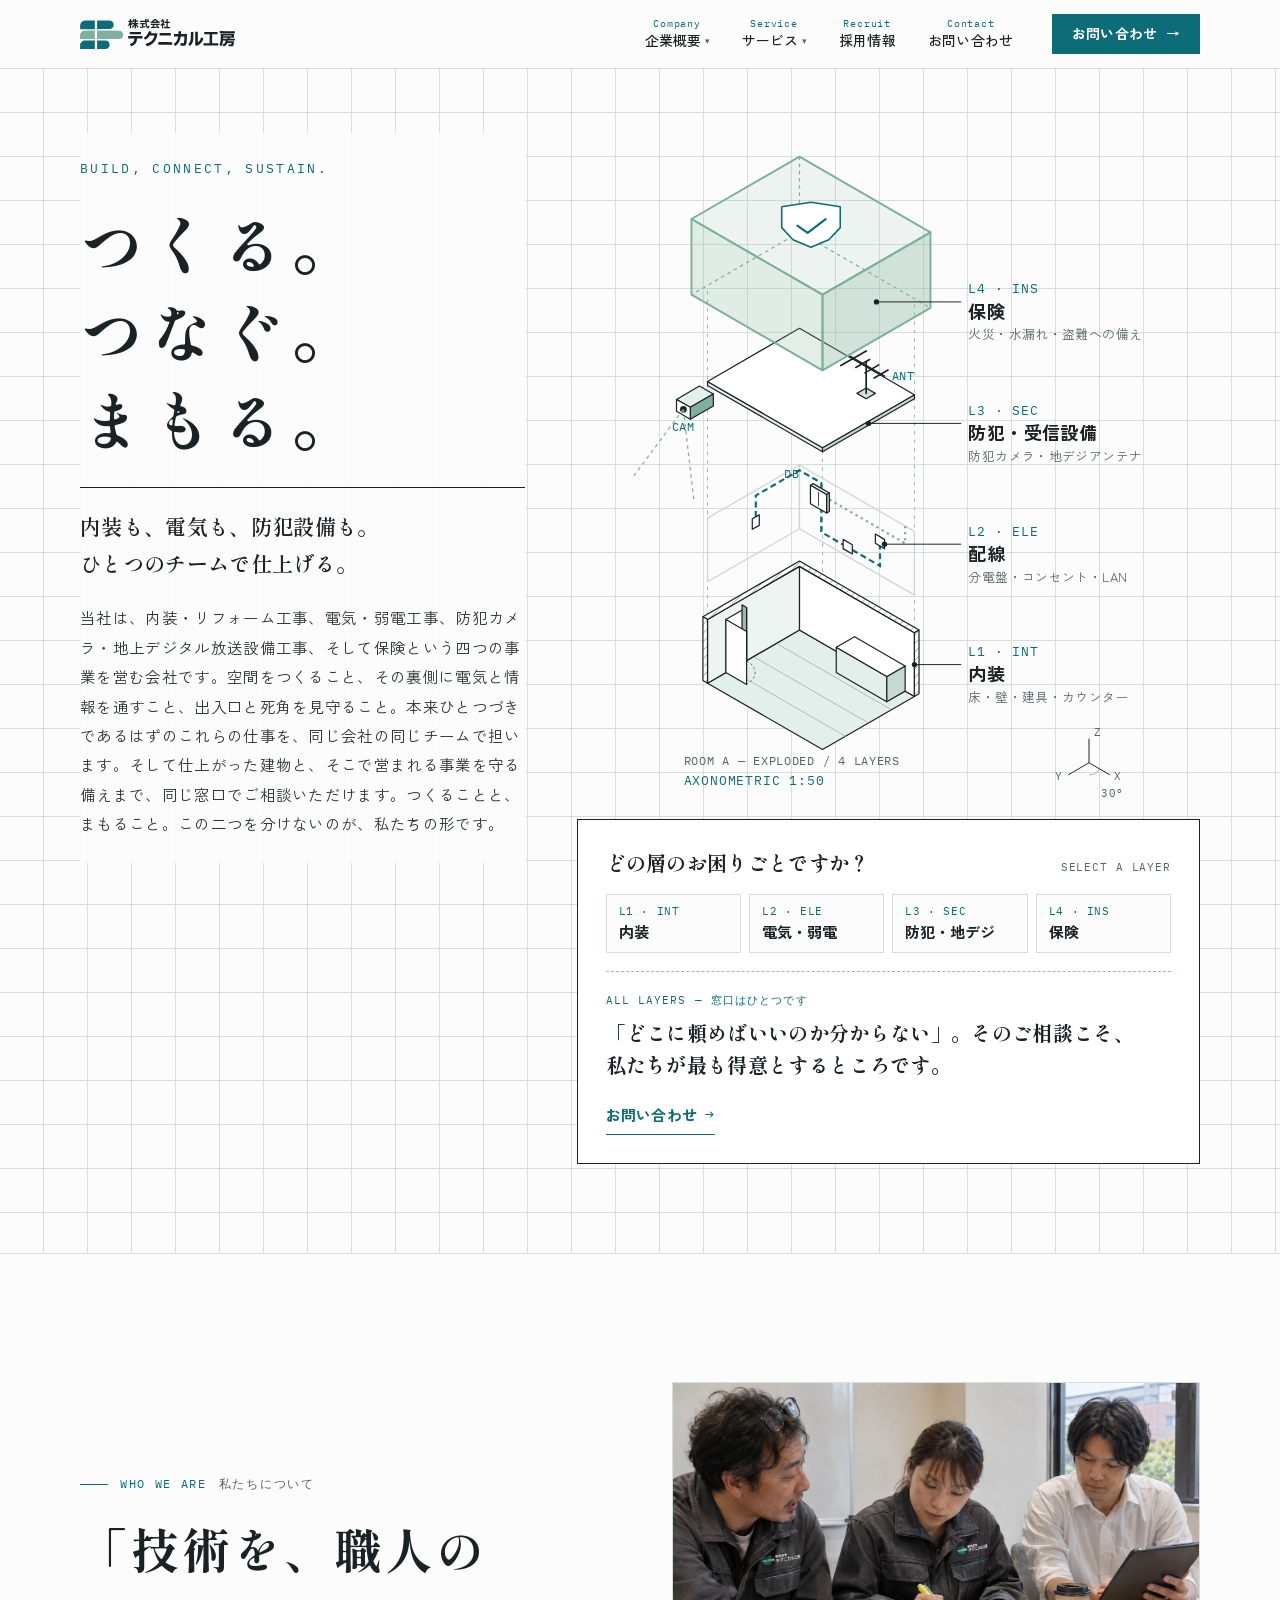
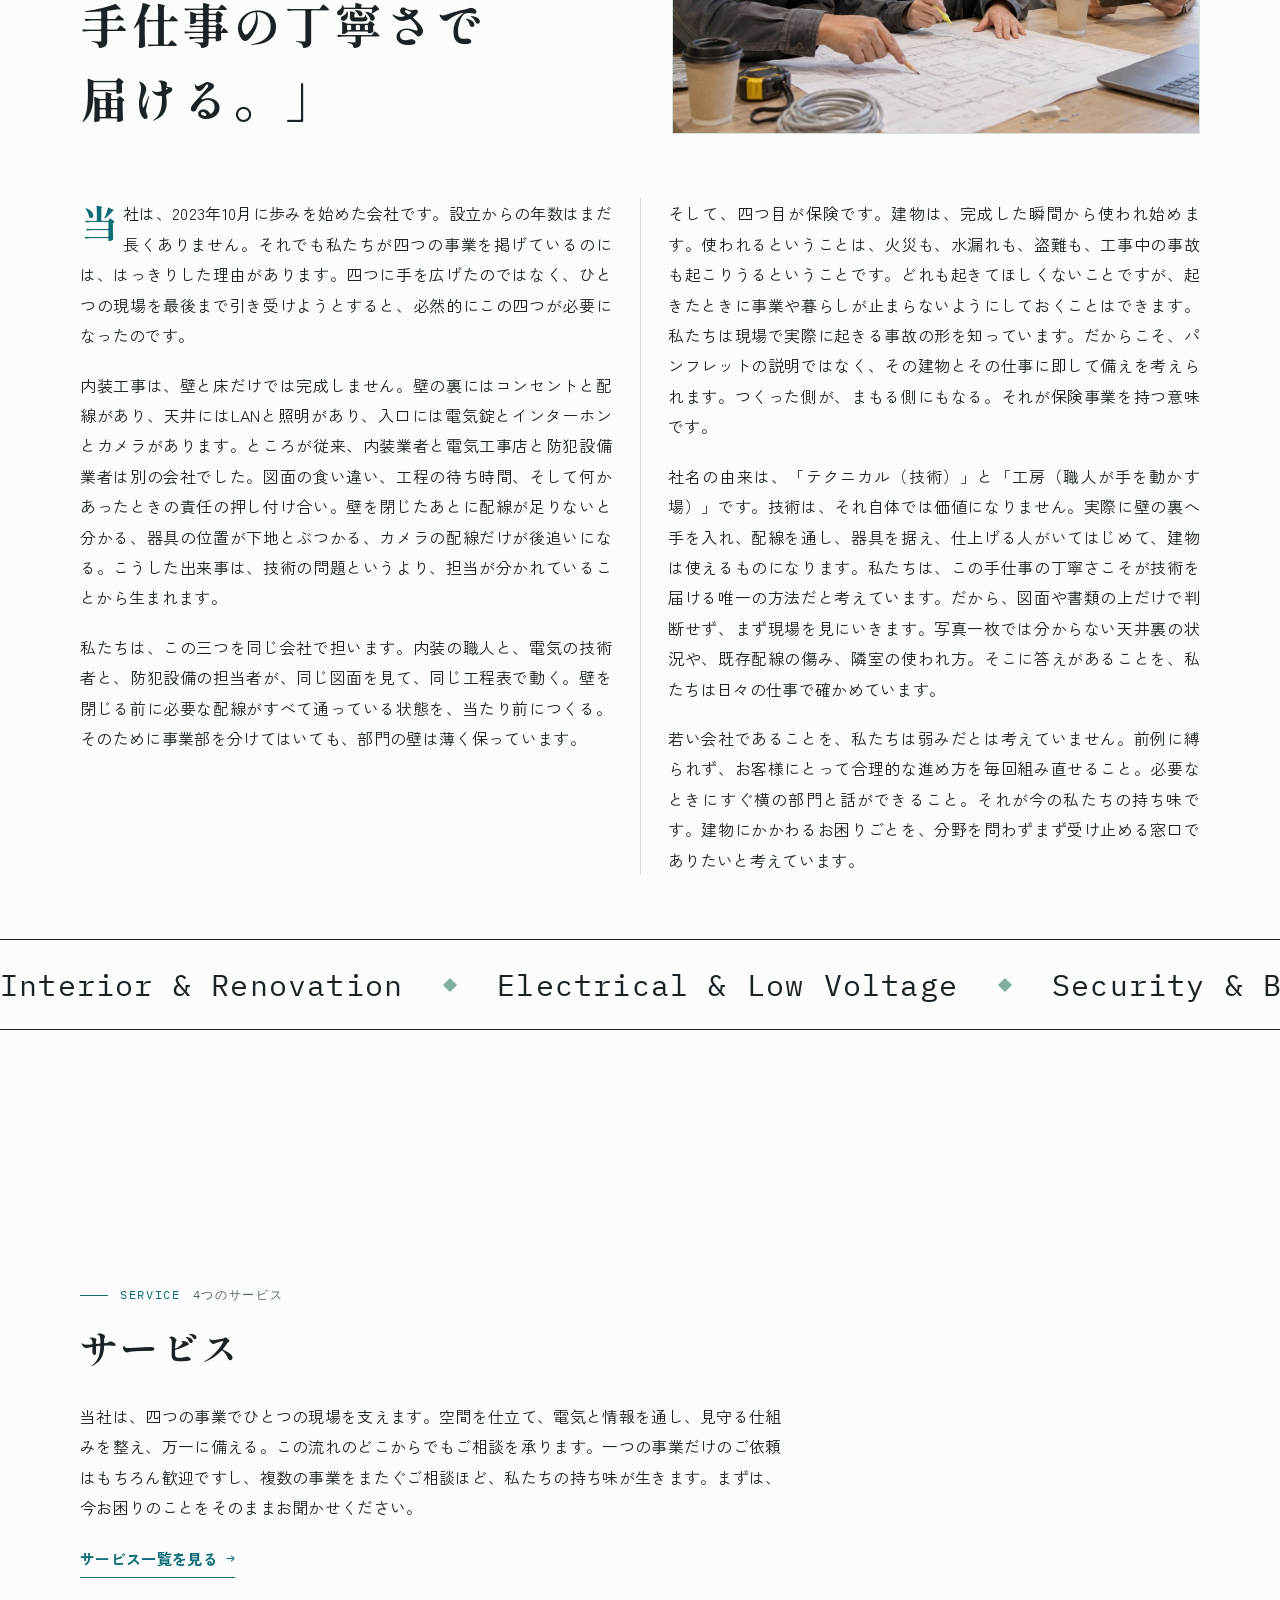
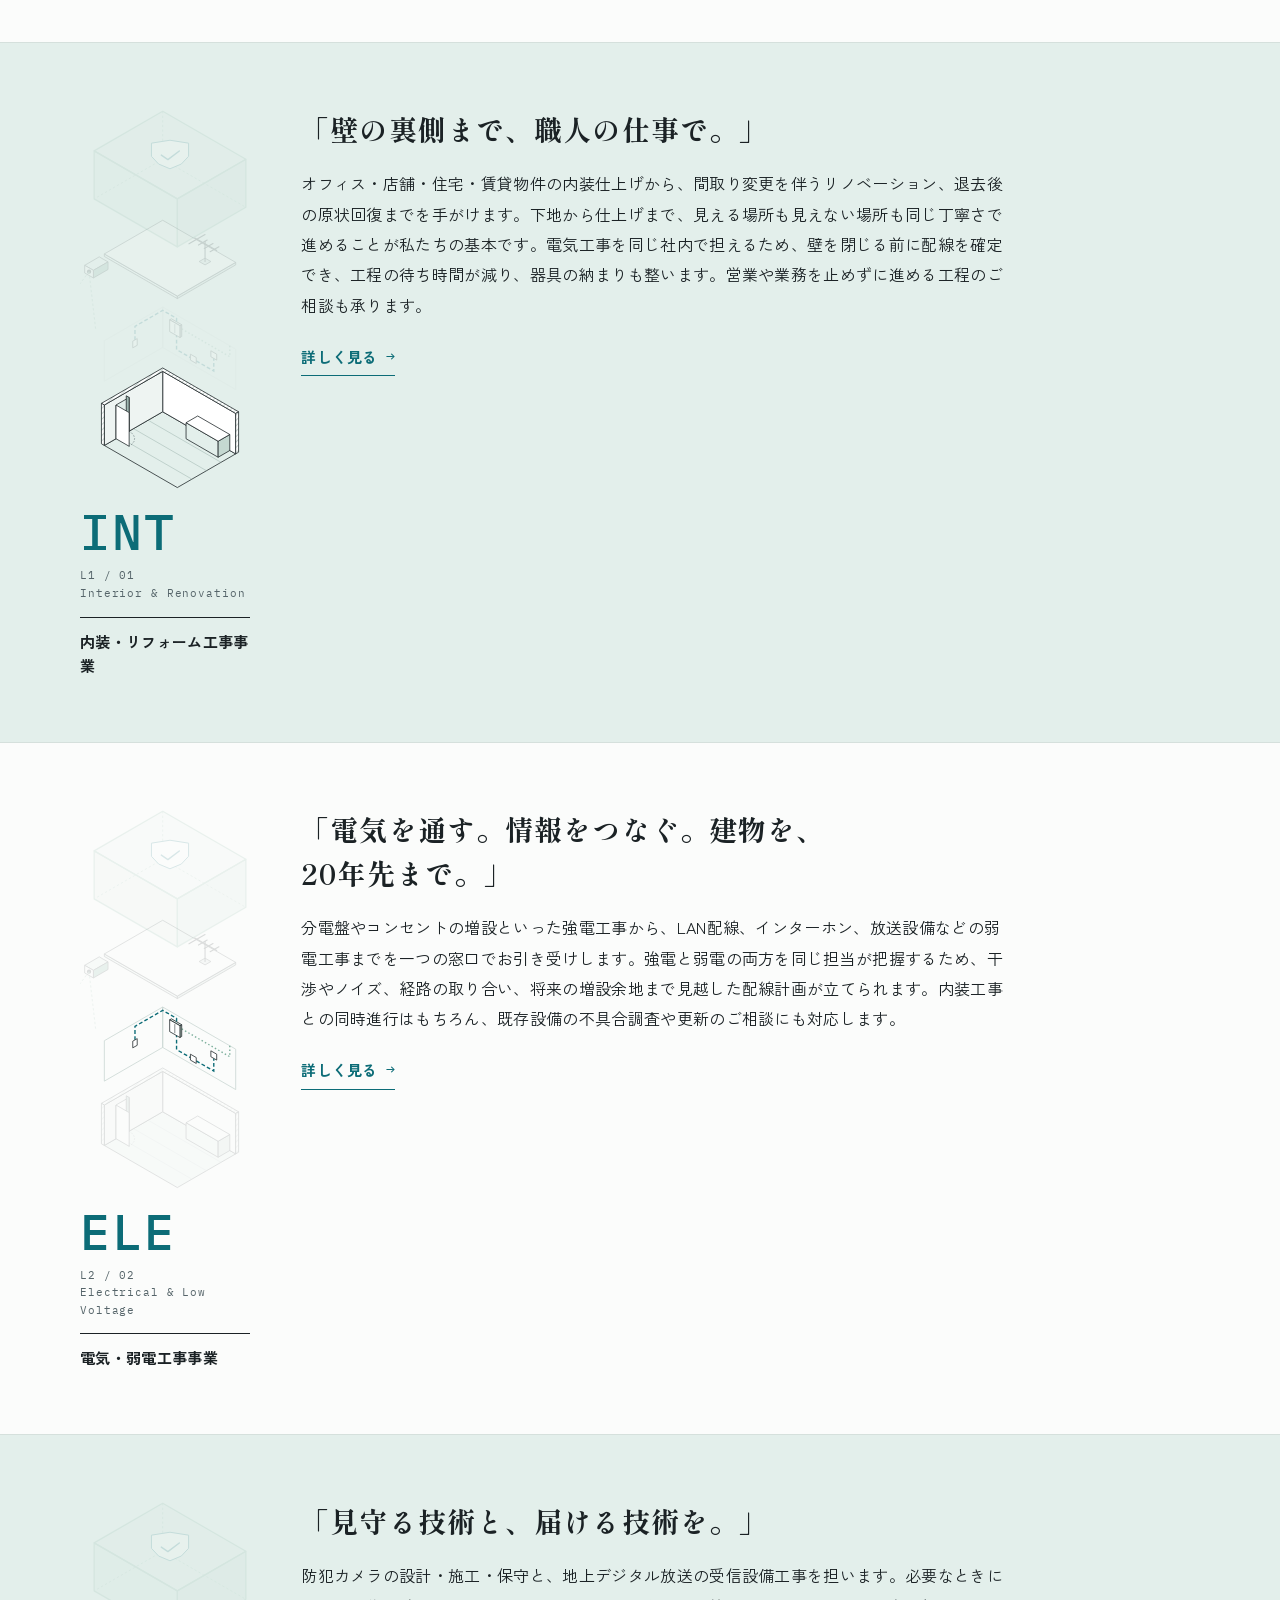
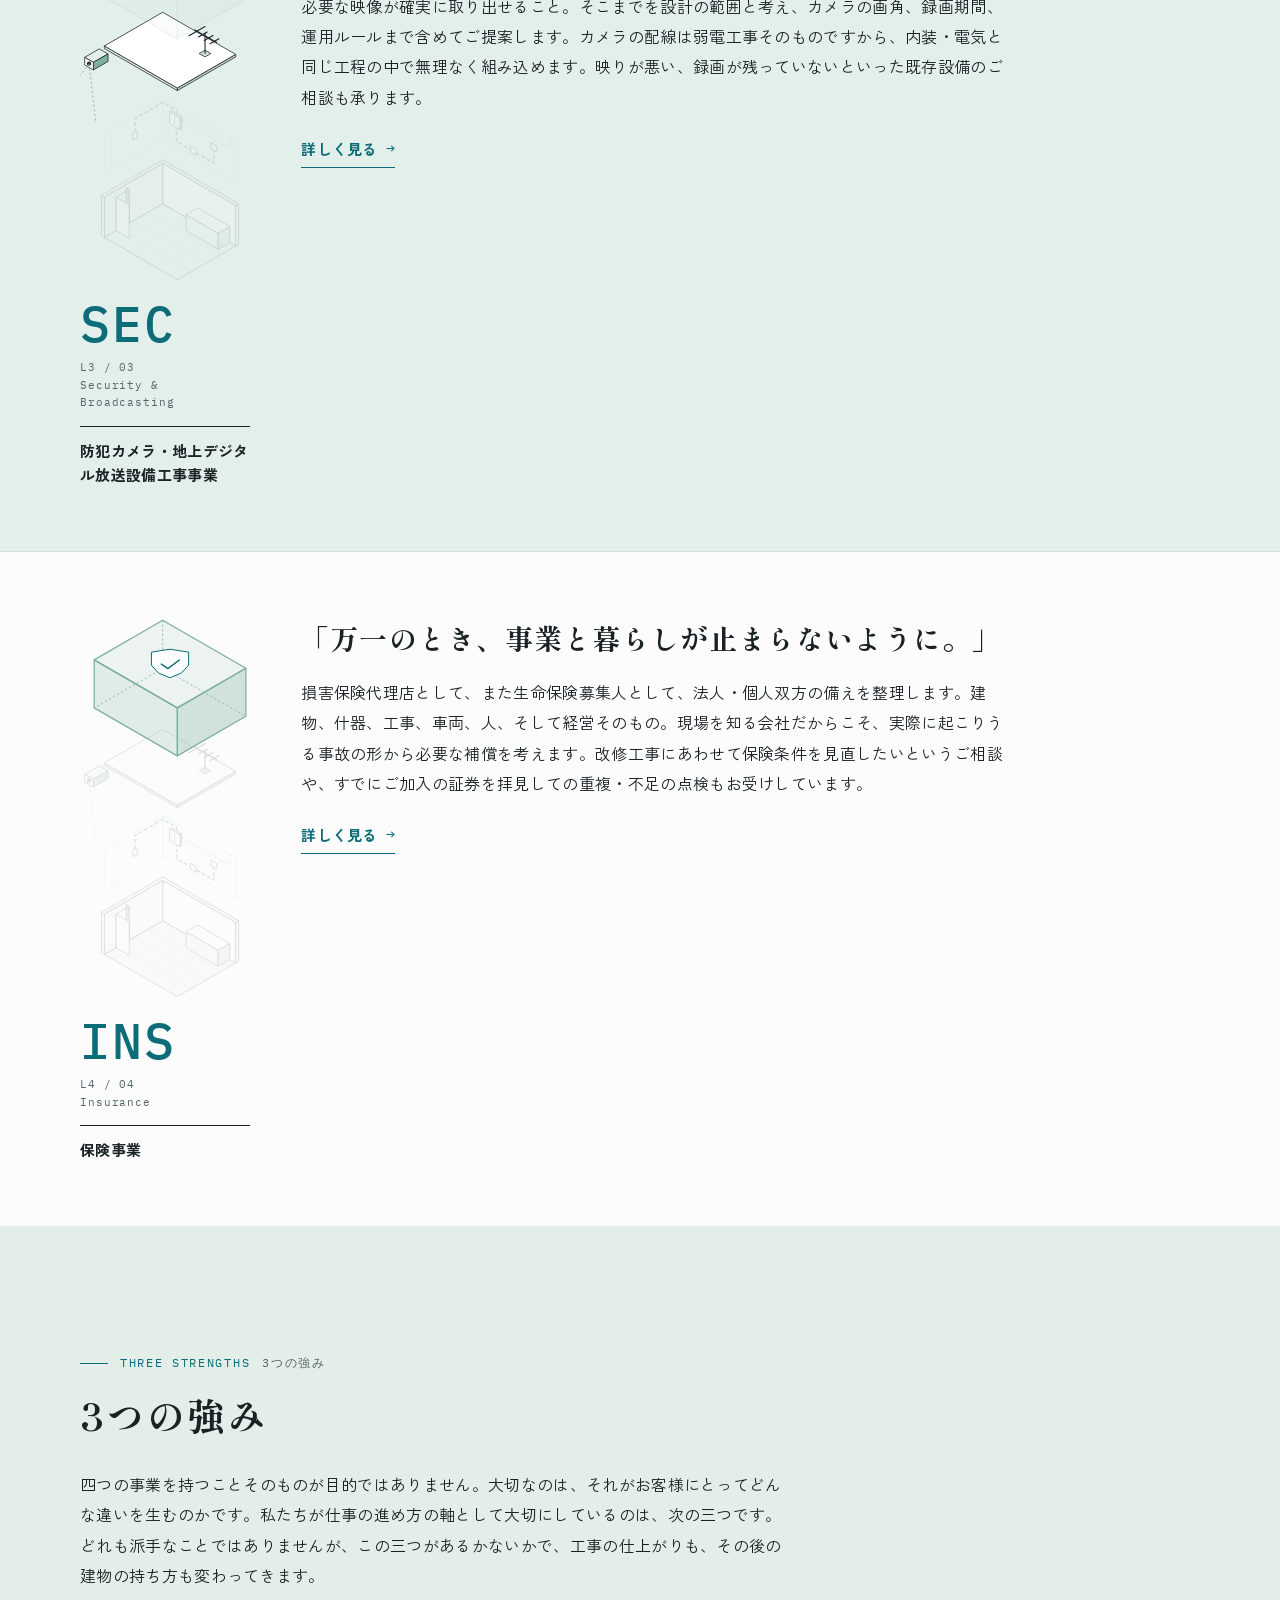
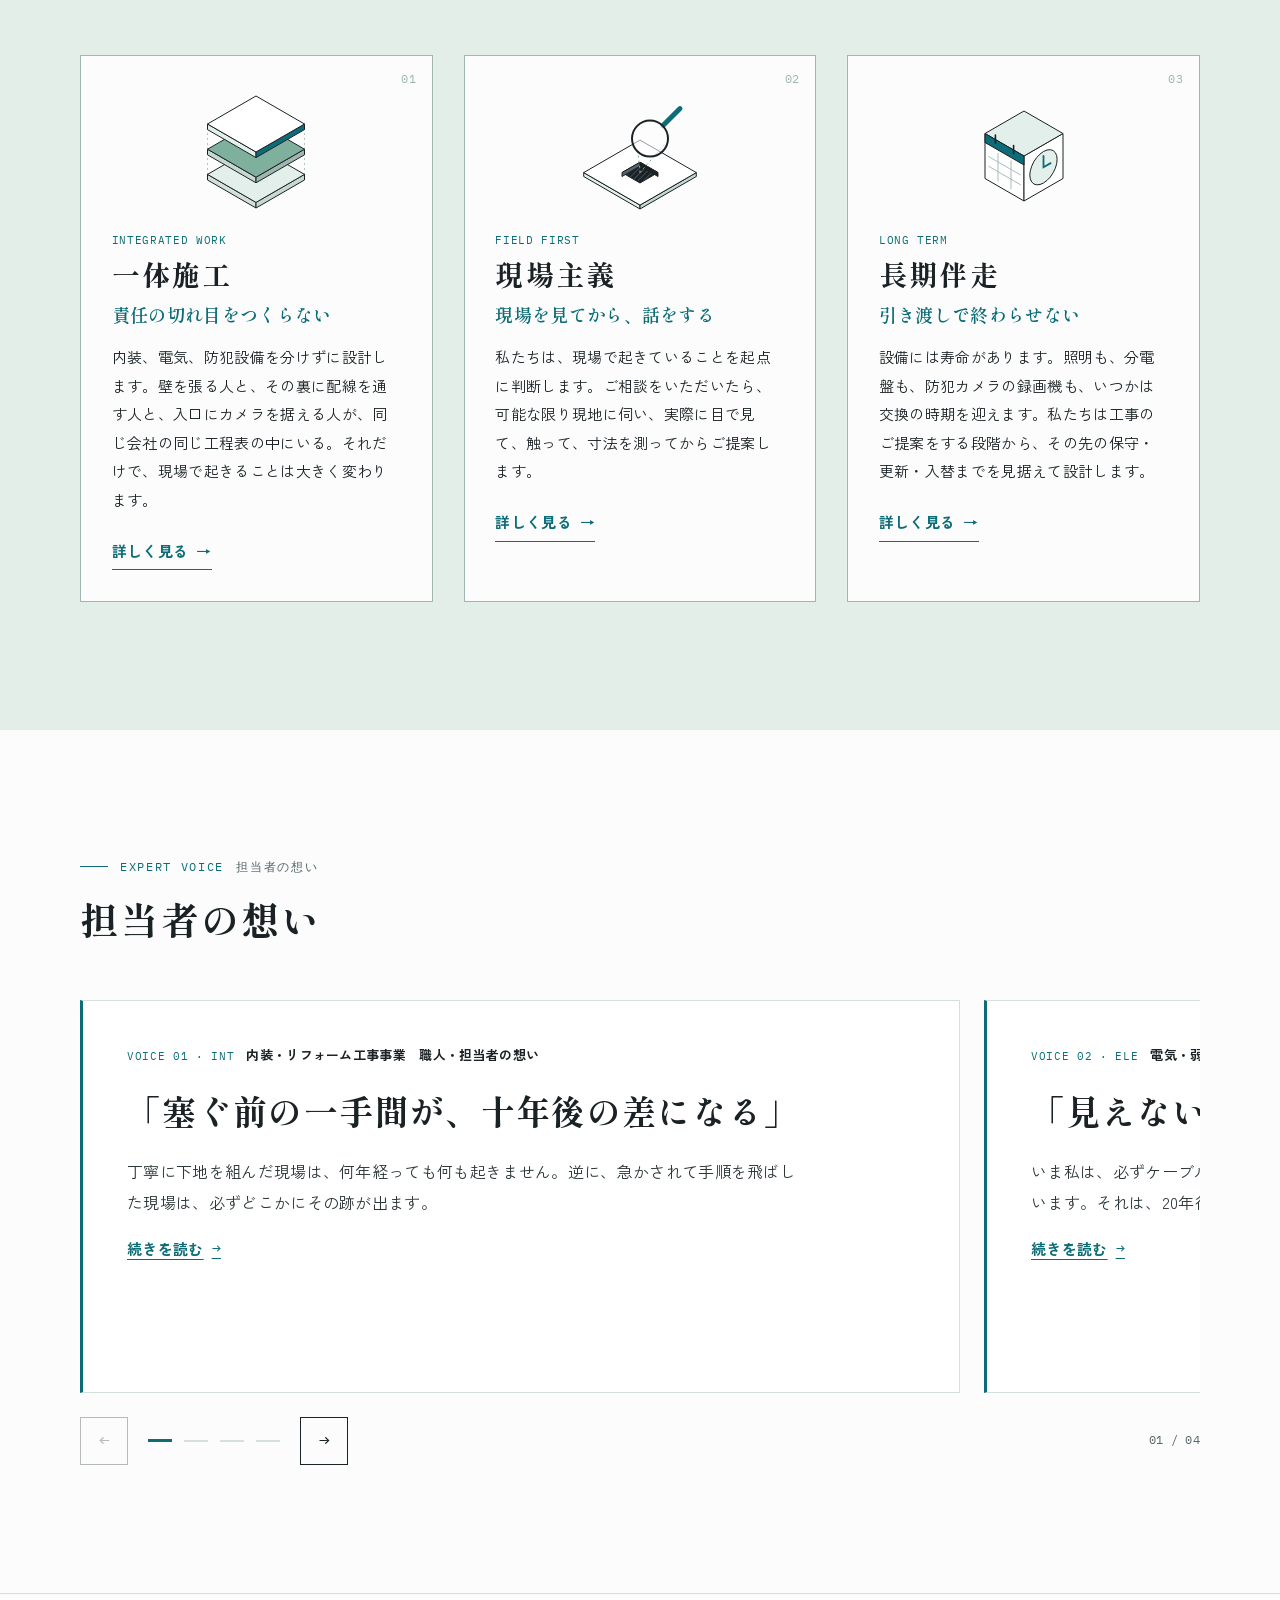
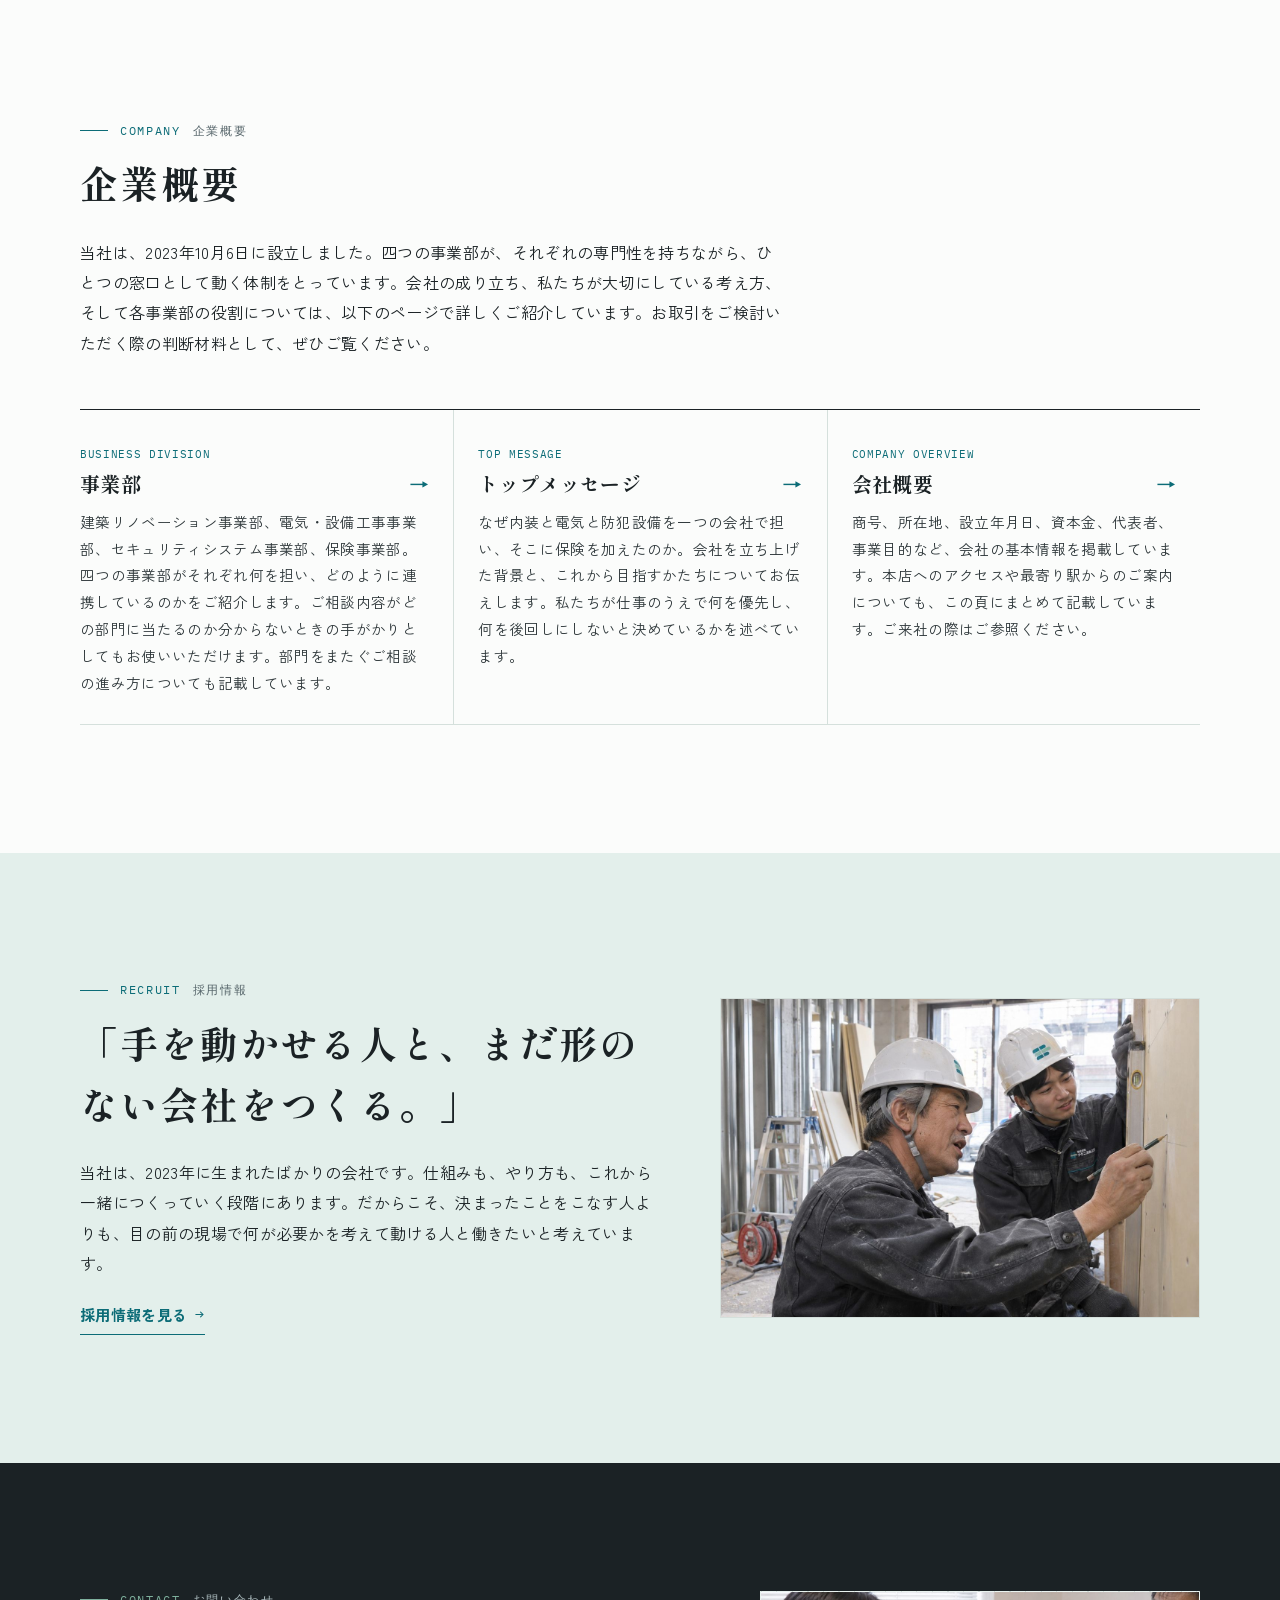
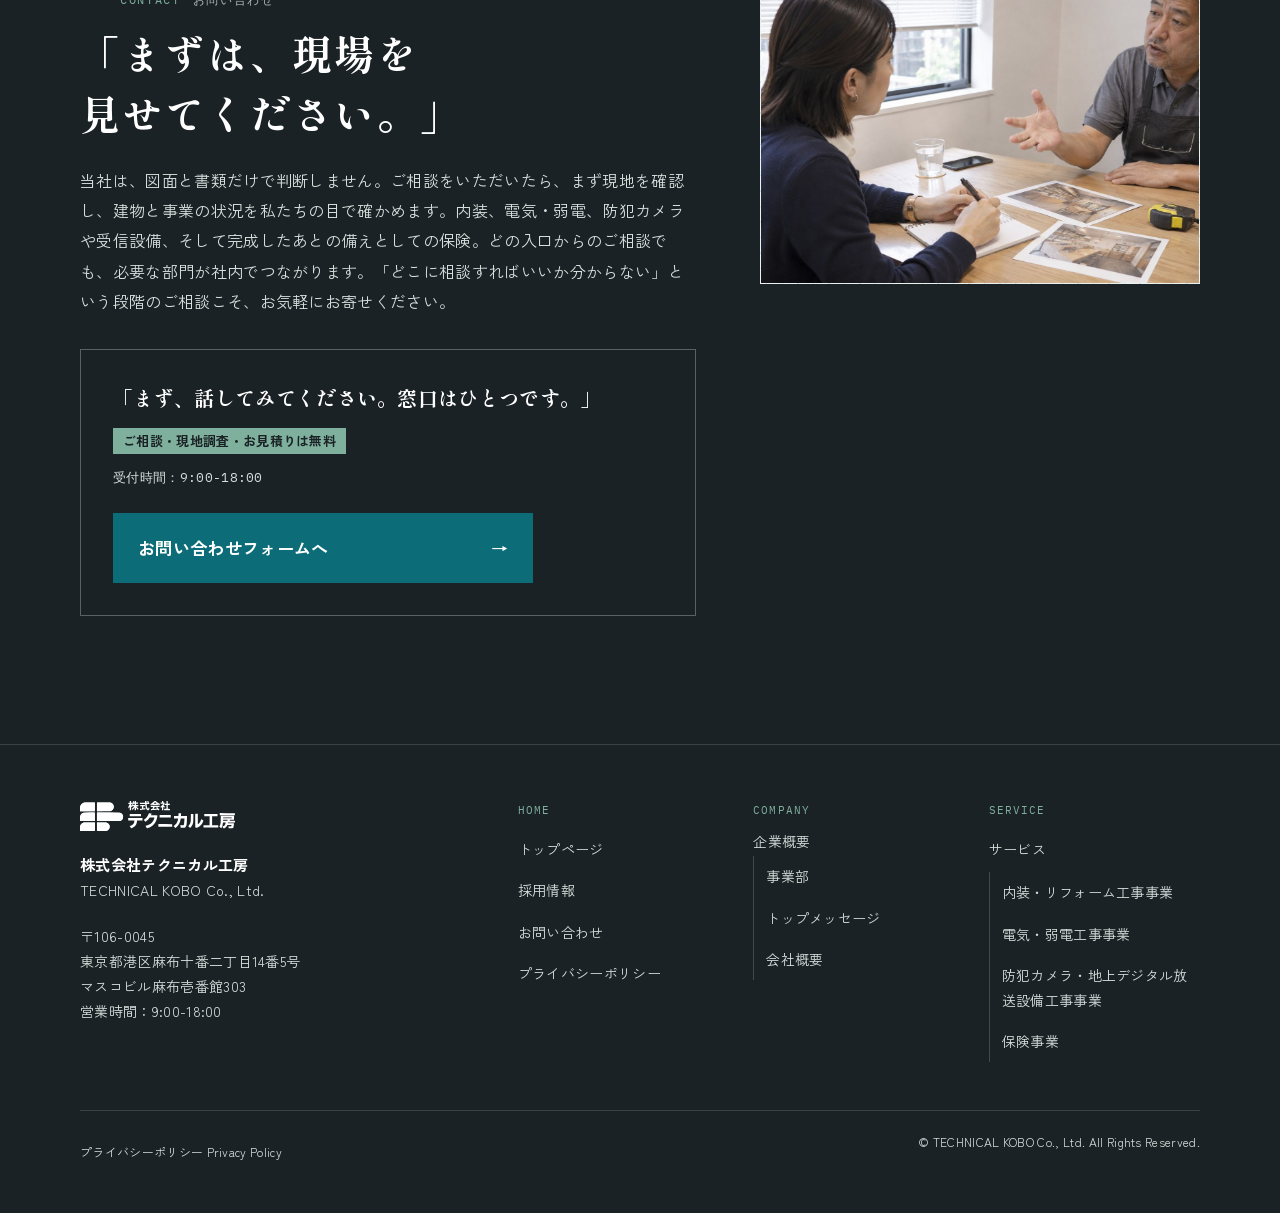
<file: index.html>
<!doctype html>
<html lang="ja">
<head>
<meta charset="utf-8">
<meta name="viewport" content="width=device-width,initial-scale=1,viewport-fit=cover">
<title>株式会社テクニカル工房｜内装・電気・防犯設備をひとつのチームで。工事と保険のワンストップ企業</title>
<meta name="description" content="株式会社テクニカル工房は、内装・リフォーム工事、電気・弱電工事、防犯カメラ・地上デジタル放送設備工事を自社の事業部で一体的に手がけ、完成後の備えとなる保険のご相談までを同じ窓口でお受けします。つくることと、まもることを、分けません。">
<meta name="theme-color" content="#fbfcfb">
<link rel="canonical" href="https://ychess-apptix.github.io/technicalworks-preview/">
<meta property="og:type" content="website">
<meta property="og:site_name" content="株式会社テクニカル工房">
<meta property="og:title" content="株式会社テクニカル工房｜内装・電気・防犯設備をひとつのチームで。工事と保険のワンストップ企業">
<meta property="og:description" content="株式会社テクニカル工房は、内装・リフォーム工事、電気・弱電工事、防犯カメラ・地上デジタル放送設備工事を自社の事業部で一体的に手がけ、完成後の備えとなる保険のご相談までを同じ窓口でお受けします。つくることと、まもることを、分けません。">
<meta property="og:url" content="https://ychess-apptix.github.io/technicalworks-preview/">
<meta property="og:image" content="https://ychess-apptix.github.io/technicalworks-preview/assets/img/og.jpg">
<meta property="og:image:width" content="1200">
<meta property="og:image:height" content="630">
<meta property="og:locale" content="ja_JP">
<meta name="twitter:card" content="summary_large_image">
<link rel="icon" href="favicon.ico">
<link rel="preconnect" href="https://fonts.googleapis.com">
<link rel="preconnect" href="https://fonts.gstatic.com" crossorigin>
<link rel="stylesheet" href="https://fonts.googleapis.com/css2?family=IBM+Plex+Mono:wght@400;500&amp;family=Shippori+Mincho+B1:wght@600;700&amp;family=Zen+Kaku+Gothic+New:wght@400;500;700&amp;display=swap">
<link rel="stylesheet" href="assets/css/style.css">
</head>
<body>
<a class="vh skip" href="#main">本文へ移動</a>
<header class="hd">
 <div class="wrap hd-in">
  <a class="brand" href="index.html" aria-current="page"><img src="assets/img/logo.svg" alt="株式会社テクニカル工房" width="160" height="31"></a>
  <nav class="gnav" id="gnav" aria-label="グローバルナビゲーション">
   <ul class="gl">
    <li class="dd" data-sec="company"><button class="dd-b" type="button" aria-expanded="false" aria-controls="m-co"><span class="en">Company</span><span class="lb">企業概要<i aria-hidden="true">▾</i></span></button>
     <ul class="dd-m" id="m-co"><li><a href="company/index.html">事業部</a></li><li><a href="company/message.html">トップメッセージ</a></li><li><a href="company/overview.html">会社概要</a></li></ul></li>
    <li class="dd" data-sec="service"><button class="dd-b" type="button" aria-expanded="false" aria-controls="m-sv"><span class="en">Service</span><span class="lb">サービス<i aria-hidden="true">▾</i></span></button>
     <ul class="dd-m" id="m-sv"><li><a class="top" href="service/index.html">SERVICE — サービス一覧</a></li><li><a href="service/interior.html">内装・リフォーム工事事業</a></li><li><a href="service/electrical.html">電気・弱電工事事業</a></li><li><a href="service/security.html">防犯カメラ・地上デジタル放送設備工事事業</a></li><li><a href="service/insurance.html">保険事業</a></li></ul></li>
    <li><a href="recruit/index.html"><span class="en">Recruit</span>採用情報</a></li>
    <li><a href="contact/index.html"><span class="en">Contact</span>お問い合わせ</a></li>
   </ul>
  </nav>
  <a class="hd-cta" href="contact/index.html">お問い合わせ <span aria-hidden="true">→</span></a>
  <button class="burger" type="button" aria-expanded="false" aria-controls="gnav" aria-label="メニュー"><span></span></button>
 </div>
</header>
<main id="main">
<svg class="defs" aria-hidden="true" focusable="false" width="0" height="0">
<defs>
<pattern id="hx" width="5" height="5" patternUnits="userSpaceOnUse" patternTransform="rotate(45)"><rect width="5" height="5" fill="#ffffff"/><line x1="0" y1="0" x2="0" y2="5" stroke="#9fb7b0" stroke-width="1.4"/></pattern>
<pattern id="hxd" width="4" height="4" patternUnits="userSpaceOnUse" patternTransform="rotate(45)"><rect width="4" height="4" fill="#1b2225"/><line x1="0" y1="0" x2="0" y2="4" stroke="#56656a" stroke-width="1.2"/></pattern>
<g id="ly-int"><polygon points="0,0 95.3,55 19.1,99 -76.2,44" fill="#e3efeb" stroke="#1b2225" stroke-width="1" stroke-linejoin="round"/><polyline points="-19.1,11 76.2,66" fill="none" stroke="#9fb7b0" stroke-width=".7"/><polyline points="-38.1,22 57.2,77" fill="none" stroke="#9fb7b0" stroke-width=".7"/><polyline points="-57.2,33 38.1,88" fill="none" stroke="#9fb7b0" stroke-width=".7"/><polyline points="-43.8,25.3 -40,28.2 -37.5,31.6 -36.7,35.2 -37.5,38.8 -40,42.2 -43.8,45.1" fill="none" stroke="#56656a" stroke-width=".8" stroke-dasharray="2 2"/><polygon points="0,0 95.3,55 95.3,2.2 0,-52.8" fill="#ffffff" stroke="#1b2225" stroke-width="1" stroke-linejoin="round"/><path d="M0,0L-76.2,44L-76.2,-8.8L0,-52.8ZM-43.8,25.3L-43.8,-18.7L-61,-8.8L-61,35.2Z" fill="#eef4f2" fill-rule="evenodd" stroke="#1b2225" stroke-width="1" stroke-linejoin="round"/><polygon points="-43.8,25.3 -47.6,23.1 -47.6,-20.9 -43.8,-18.7" fill="#9fb7b0" stroke="#1b2225" stroke-width="1" stroke-linejoin="round"/><polygon points="0,-57.2 99.1,0 95.3,2.2 0,-52.8 -76.2,-8.8 -80,-11" fill="url(#hx)" stroke="#1b2225" stroke-width="1" stroke-linejoin="round"/><polygon points="95.3,55 99.1,52.8 99.1,0 95.3,2.2" fill="url(#hx)" stroke="#1b2225" stroke-width="1" stroke-linejoin="round"/><polygon points="-76.2,44 -80,41.8 -80,-11 -76.2,-8.8" fill="url(#hx)" stroke="#1b2225" stroke-width="1" stroke-linejoin="round"/><polygon points="-61,35.2 -43.8,45.1 -43.8,1.1 -61,-8.8" fill="#ffffff" stroke="#1b2225" stroke-width="1" stroke-linejoin="round"/><polygon points="30.5,35.2 72.4,59.4 72.4,38.5 30.5,14.3" fill="#e3efeb" stroke="#1b2225" stroke-width="1" stroke-linejoin="round"/><polygon points="87.6,50.6 72.4,59.4 72.4,38.5 87.6,29.7" fill="#c5d8d1" stroke="#1b2225" stroke-width="1" stroke-linejoin="round"/><polygon points="45.7,5.5 87.6,29.7 72.4,38.5 30.5,14.3" fill="#ffffff" stroke="#1b2225" stroke-width="1" stroke-linejoin="round"/></g>
<g id="ly-ele"><polygon points="0,0 95.3,55 95.3,2.2 0,-52.8" fill="none" stroke="#c9d6d2" stroke-width="1"/><polygon points="0,0 -76.2,44 -76.2,-8.8 0,-52.8" fill="none" stroke="#c9d6d2" stroke-width="1"/><polyline points="24.8,-24.2 87.6,12.1 87.6,-2.2" fill="none" stroke="#7eb09d" stroke-width="1.8" stroke-dasharray="2 3"/><polyline points="18.1,-18.2 18.1,2.8 36.2,13.2" fill="none" stroke="#0c6c77" stroke-width="1.8" stroke-dasharray="5 3"/><polyline points="43.8,17.6 66.7,30.8 66.7,14.3" fill="none" stroke="#0c6c77" stroke-width="1.8" stroke-dasharray="5 3"/><polyline points="18.1,-33.5 18.1,-38 0,-48.4 -36.2,-27.5 -36.2,-9.9" fill="none" stroke="#0c6c77" stroke-width="1.8" stroke-dasharray="5 3"/><polygon points="36.2,16.5 43.8,20.9 43.8,13.2 36.2,8.8" fill="#ffffff" stroke="#1b2225" stroke-width="1" stroke-linejoin="round"/><polygon points="62.9,12.1 70.5,16.5 70.5,8.8 62.9,4.4" fill="#ffffff" stroke="#1b2225" stroke-width="1" stroke-linejoin="round"/><polygon points="-33.3,-2.8 -39.1,0.5 -39.1,-8.2 -33.3,-11.5" fill="#ffffff" stroke="#1b2225" stroke-width="1" stroke-linejoin="round"/><polygon points="24.8,-14.3 22.5,-13 22.5,-28.4 24.8,-29.7" fill="#c5d8d1" stroke="#1b2225" stroke-width="1" stroke-linejoin="round"/><polygon points="11.4,-37.4 24.8,-29.7 22.5,-28.4 9.1,-36.1" fill="#e3efeb" stroke="#1b2225" stroke-width="1" stroke-linejoin="round"/><polygon points="9.1,-20.7 22.5,-13 22.5,-28.4 9.1,-36.1" fill="#ffffff" stroke="#1b2225" stroke-width="1" stroke-linejoin="round"/><polyline points="15.8,-18.6 15.8,-30.5" fill="none" stroke="#1b2225" stroke-width=".7"/></g>
<g id="ly-sec"><polygon points="-76.2,-8.8 19.1,46.2 19.1,42.9 -76.2,-12.1" fill="#e3efeb" stroke="#1b2225" stroke-width="1" stroke-linejoin="round"/><polygon points="95.3,2.2 19.1,46.2 19.1,42.9 95.3,-1.1" fill="#c5d8d1" stroke="#1b2225" stroke-width="1" stroke-linejoin="round"/><polygon points="0,-56.1 95.3,-1.1 19.1,42.9 -76.2,-12.1" fill="#ffffff" stroke="#1b2225" stroke-width="1" stroke-linejoin="round"/><polygon points="55.3,-6.6 62.9,-2.2 55.3,2.2 47.6,-2.2" fill="#d5e0dc" stroke="#1b2225" stroke-width="1" stroke-linejoin="round"/><polyline points="55.3,-2.2 55.3,-28.6" fill="none" stroke="#1b2225" stroke-width="1.4" stroke-linecap="round"/><polyline points="41.9,-33 70.5,-16.5" fill="none" stroke="#1b2225" stroke-width="1.4" stroke-linecap="round"/><polyline points="55.3,-37.4 34.3,-25.3" fill="none" stroke="#1b2225" stroke-width="1.4" stroke-linecap="round"/><polyline points="58.1,-30.2 46.7,-23.7" fill="none" stroke="#1b2225" stroke-width="1.4" stroke-linecap="round"/><polyline points="65.7,-25.8 54.3,-19.2" fill="none" stroke="#1b2225" stroke-width="1.4" stroke-linecap="round"/><polyline points="73.4,-21.5 61.9,-14.9" fill="none" stroke="#1b2225" stroke-width="1.4" stroke-linecap="round"/><polyline points="-82.9,-1.7 -82.9,-6" fill="none" stroke="#1b2225" stroke-width="1.6"/><polygon points="-82.9,-8.3 -71.4,-1.7 -90.5,9.3 -101.9,2.8" fill="#e3efeb" stroke="#1b2225" stroke-width="1" stroke-linejoin="round"/><polygon points="-71.4,8.2 -90.5,19.2 -90.5,9.3 -71.4,-1.7" fill="#7eb09d" stroke="#1b2225" stroke-width="1" stroke-linejoin="round"/><polygon points="-101.9,12.7 -90.5,19.2 -90.5,9.3 -101.9,2.8" fill="#ffffff" stroke="#1b2225" stroke-width="1" stroke-linejoin="round"/><circle cx="-96.2" cy="11" r="2.8" fill="#1b2225"/><path d="M-96.2,11L-137.2,66M-96.2,11L-87.6,85.8" fill="none" stroke="#7eb09d" stroke-width="1" stroke-dasharray="3 3"/></g>
<g id="ly-ins"><path d="M0,-7.7L108.6,55M0,-7.7L-89.5,44M0,-7.7L0,-70.4" fill="none" stroke="#7eb09d" stroke-width="1" stroke-dasharray="3 3"/><polygon points="-89.5,44 19.1,106.7 19.1,44 -89.5,-18.7" fill="#7eb09d" fill-opacity=".22" stroke="#7eb09d" stroke-width="1.6" stroke-linejoin="round"/><polygon points="108.6,55 19.1,106.7 19.1,44 108.6,-7.7" fill="#7eb09d" fill-opacity=".34" stroke="#7eb09d" stroke-width="1.6" stroke-linejoin="round"/><polygon points="0,-70.4 108.6,-7.7 19.1,44 -89.5,-18.7" fill="#7eb09d" fill-opacity=".12" stroke="#7eb09d" stroke-width="1.6" stroke-linejoin="round"/><polygon points="-14.7,-28.8 9.5,-32.6 33.8,-28.8 33.8,-11.6 24.3,-1.5 9.5,4.7 -5.3,-1.5 -14.7,-11.6" fill="#ffffff" stroke="#0c6c77" stroke-width="1.3" stroke-linejoin="round"/><polyline points="-1.8,-13.2 6.8,-7.3 21.7,-18.6" fill="none" stroke="#0c6c77" stroke-width="1.8" stroke-linecap="round" stroke-linejoin="round"/></g>
</defs>
</svg>

<!-- ===== Main Visual ===== -->
<section class="mv" id="top" aria-labelledby="mv-h">
 <div class="wrap mv-grid">
  <div class="mv-copy">
   <p class="mv-en">BUILD, CONNECT, SUSTAIN.</p>
   <h1 class="mv-h" id="mv-h"><span>つくる。</span><span>つなぐ。</span><span>まもる。</span></h1>
   <p class="mv-sub">内装も、電気も、防犯設備も。<br>ひとつのチームで仕上げる。</p>
   <p class="mv-p">当社は、内装・リフォーム工事、電気・弱電工事、防犯カメラ・地上デジタル放送設備工事、そして保険という四つの事業を営む会社です。空間をつくること、その裏側に電気と情報を通すこと、出入口と死角を見守ること。本来ひとつづきであるはずのこれらの仕事を、同じ会社の同じチームで担います。そして仕上がった建物と、そこで営まれる事業を守る備えまで、同じ窓口でご相談いただけます。つくることと、まもること。この二つを分けないのが、私たちの形です。</p>
  </div>
  <div class="mv-fig">
   <svg class="iso" id="iso" viewBox="-30 0 432 552" role="group" aria-label="オフィスの一室を、内装・配線・防犯受信設備・保険の四つの層に分解したアクソメ図">
    <g transform="translate(112,412)"><g class="align" aria-hidden="true" fill="none" stroke="#9fb7b0" stroke-width=".8" stroke-dasharray="3 4"><path d="M-76.2,44V-282"/><path d="M19.1,99V-226"/><path d="M95.3,55V-272"/></g>
<g class="lyr" data-l="int" style="--y:0px" role="img" aria-label="内装の層：床、二面の壁、出入口、カウンター" tabindex="0"><use href="#ly-int"/><g class="lbl" aria-hidden="true"><circle cx="95.3" cy="28.6" r="2.2" fill="#1b2225"/><path d="M95.3,28.6H134" fill="none" stroke="#1b2225" stroke-width=".8"/><text x="140" y="21.6" class="t-m" fill="#0c6c77" font-size="11">L1 · INT</text><text x="140" y="42.6" class="t-j" fill="#1b2225" font-size="15" font-weight="700">内装</text><text x="140" y="59.6" class="t-j" fill="#56656a" font-size="10.5">床・壁・建具・カウンター</text></g></g>
<g class="lyr" data-l="ele" style="--y:-84px" role="img" aria-label="配線の層：分電盤からのケーブル、コンセント、スイッチ、LAN" tabindex="0"><use href="#ly-ele"/><text x="-12.9" y="-42.1" class="t-m" fill="#0c6c77" font-size="10" aria-hidden="true">DB</text><g class="lbl" aria-hidden="true"><circle cx="70.5" cy="12.8" r="2.2" fill="#1b2225"/><path d="M70.5,12.8H134" fill="none" stroke="#1b2225" stroke-width=".8"/><text x="140" y="5.8" class="t-m" fill="#0c6c77" font-size="11">L2 · ELE</text><text x="140" y="26.8" class="t-j" fill="#1b2225" font-size="15" font-weight="700">配線</text><text x="140" y="43.8" class="t-j" fill="#56656a" font-size="10.5">分電盤・コンセント・LAN</text></g></g>
<g class="lyr" data-l="sec" style="--y:-194px" role="img" aria-label="防犯・受信設備の層：角の防犯カメラと屋根の地デジアンテナ" tabindex="0"><use href="#ly-sec"/><text x="-105.9" y="28.7" class="t-m" fill="#0c6c77" font-size="10" aria-hidden="true">CAM</text><text x="76.5" y="-13.5" class="t-m" fill="#0c6c77" font-size="10" aria-hidden="true">ANT</text><g class="lbl" aria-hidden="true"><circle cx="57.2" cy="22.7" r="2.2" fill="#1b2225"/><path d="M57.2,22.7H134" fill="none" stroke="#1b2225" stroke-width=".8"/><text x="140" y="15.7" class="t-m" fill="#0c6c77" font-size="11">L3 · SEC</text><text x="140" y="36.7" class="t-j" fill="#1b2225" font-size="15" font-weight="700">防犯・受信設備</text><text x="140" y="53.7" class="t-j" fill="#56656a" font-size="10.5">防犯カメラ・地デジアンテナ</text></g></g>
<g class="lyr" data-l="ins" style="--y:-322px" role="img" aria-label="保険の層：部屋全体を包む保護の枠" tabindex="0"><use href="#ly-ins"/><g class="lbl" aria-hidden="true"><circle cx="63.8" cy="50" r="2.2" fill="#1b2225"/><path d="M63.8,50H134" fill="none" stroke="#1b2225" stroke-width=".8"/><text x="140" y="43" class="t-m" fill="#0c6c77" font-size="11">L4 · INS</text><text x="140" y="64" class="t-j" fill="#1b2225" font-size="15" font-weight="700">保険</text><text x="140" y="81" class="t-j" fill="#56656a" font-size="10.5">火災・水漏れ・盗難への備え</text></g></g>
    </g>
    <g aria-hidden="true">
     <text x="16" y="540" class="t-m" fill="#0c6c77" font-size="11">AXONOMETRIC 1:50</text>
     <text x="16" y="524" class="t-m" fill="#56656a" font-size="10">ROOM A — EXPLODED / 4 LAYERS</text>
     <g transform="translate(352,522)" fill="none" stroke="#1b2225" stroke-width=".8"><path d="M0,0L17.3,10M0,0L-17.3,10M0,0V-20"/><path d="M0,10A10,10 0 0 0 8.7,5" stroke="#9fb7b0"/></g>
     <text x="373" y="536" class="t-m" fill="#56656a" font-size="9">X</text>
     <text x="324" y="536" class="t-m" fill="#56656a" font-size="9">Y</text>
     <text x="356" y="500" class="t-m" fill="#56656a" font-size="9">Z</text>
     <text x="362" y="550" class="t-m" fill="#56656a" font-size="9">30°</text>
    </g>
   </svg>
   <script>(function(){var s=document.getElementById("iso");if(s&&!(window.matchMedia&&matchMedia("(prefers-reduced-motion: reduce)").matches)){s.classList.add("pre");}})();</script>
   <div class="finder">
    <p class="finder-q" id="fq">どの層のお困りごとですか？<small>SELECT A LAYER</small></p>
    <div class="finder-b" role="group" aria-labelledby="fq">
     <button class="lb-btn" type="button" data-l="int" aria-pressed="false"><span class="mono">L1 · INT</span>内装</button>
     <button class="lb-btn" type="button" data-l="ele" aria-pressed="false"><span class="mono">L2 · ELE</span>電気・弱電</button>
     <button class="lb-btn" type="button" data-l="sec" aria-pressed="false"><span class="mono">L3 · SEC</span>防犯・地デジ</button>
     <button class="lb-btn" type="button" data-l="ins" aria-pressed="false"><span class="mono">L4 · INS</span>保険</button>
    </div>
    <div class="finder-p" id="fp" aria-live="polite">
     <p class="fp-k">ALL LAYERS — 窓口はひとつです</p>
     <p class="fp-h">「どこに頼めばいいのか分からない」。そのご相談こそ、私たちが最も得意とするところです。</p>
     <a class="more" href="contact/index.html">お問い合わせ <span class="ar" aria-hidden="true">→</span></a>
    </div>
   </div>
  </div>
 </div>
</section>

<!-- ===== Who We Are ===== -->
<section class="sec who" id="about" aria-labelledby="who-h">
 <div class="wrap">
  <div class="who-top">
   <div>
    <p class="eyebrow">WHO WE ARE <span>私たちについて</span></p>
    <h2 class="who-st" id="who-h">「技術を、職人の手仕事の丁寧さで届ける。」</h2>
   </div>
   <figure class="photo" data-src="assets/img/team.jpg" data-ratio="3/2">
    <figcaption class="photo-note"><b>TEAM</b> 打ち合わせスペースで、内装・電気・防犯の担当者が一枚の図面を囲む</figcaption>
   </figure>
  </div>
  <div class="who-txt prose-2 drop">
   <p>当社は、2023年10月に歩みを始めた会社です。設立からの年数はまだ長くありません。それでも私たちが四つの事業を掲げているのには、はっきりした理由があります。四つに手を広げたのではなく、ひとつの現場を最後まで引き受けようとすると、必然的にこの四つが必要になったのです。</p>
   <p>内装工事は、壁と床だけでは完成しません。壁の裏にはコンセントと配線があり、天井にはLANと照明があり、入口には電気錠とインターホンとカメラがあります。ところが従来、内装業者と電気工事店と防犯設備業者は別の会社でした。図面の食い違い、工程の待ち時間、そして何かあったときの責任の押し付け合い。壁を閉じたあとに配線が足りないと分かる、器具の位置が下地とぶつかる、カメラの配線だけが後追いになる。こうした出来事は、技術の問題というより、担当が分かれていることから生まれます。</p>
   <p>私たちは、この三つを同じ会社で担います。内装の職人と、電気の技術者と、防犯設備の担当者が、同じ図面を見て、同じ工程表で動く。壁を閉じる前に必要な配線がすべて通っている状態を、当たり前につくる。そのために事業部を分けてはいても、部門の壁は薄く保っています。</p>
   <p>そして、四つ目が保険です。建物は、完成した瞬間から使われ始めます。使われるということは、火災も、水漏れも、盗難も、工事中の事故も起こりうるということです。どれも起きてほしくないことですが、起きたときに事業や暮らしが止まらないようにしておくことはできます。私たちは現場で実際に起きる事故の形を知っています。だからこそ、パンフレットの説明ではなく、その建物とその仕事に即して備えを考えられます。つくった側が、まもる側にもなる。それが保険事業を持つ意味です。</p>
   <p>社名の由来は、「テクニカル（技術）」と「工房（職人が手を動かす場）」です。技術は、それ自体では価値になりません。実際に壁の裏へ手を入れ、配線を通し、器具を据え、仕上げる人がいてはじめて、建物は使えるものになります。私たちは、この手仕事の丁寧さこそが技術を届ける唯一の方法だと考えています。だから、図面や書類の上だけで判断せず、まず現場を見にいきます。写真一枚では分からない天井裏の状況や、既存配線の傷み、隣室の使われ方。そこに答えがあることを、私たちは日々の仕事で確かめています。</p>
   <p>若い会社であることを、私たちは弱みだとは考えていません。前例に縛られず、お客様にとって合理的な進め方を毎回組み直せること。必要なときにすぐ横の部門と話ができること。それが今の私たちの持ち味です。建物にかかわるお困りごとを、分野を問わずまず受け止める窓口でありたいと考えています。</p>
  </div>
 </div>
 <div class="ticker">
  <p class="vh">Interior &amp; Renovation ／ Electrical &amp; Low Voltage ／ Security &amp; Broadcasting ／ Insurance</p>
  <div class="tk-in" aria-hidden="true"><span>Interior &amp; Renovation</span><span>Electrical &amp; Low Voltage</span><span>Security &amp; Broadcasting</span><span>Insurance</span><span>Interior &amp; Renovation</span><span>Electrical &amp; Low Voltage</span><span>Security &amp; Broadcasting</span><span>Insurance</span></div>
 </div>
</section>

<!-- ===== Service ===== -->
<section class="svcs" id="service" aria-labelledby="svc-h">
 <div class="wrap sec svc-head">
  <p class="eyebrow">SERVICE <span>4つのサービス</span></p>
  <h2 class="sec-h" id="svc-h">サービス</h2>
  <p class="lead">当社は、四つの事業でひとつの現場を支えます。空間を仕立て、電気と情報を通し、見守る仕組みを整え、万一に備える。この流れのどこからでもご相談を承ります。一つの事業だけのご依頼はもちろん歓迎ですし、複数の事業をまたぐご相談ほど、私たちの持ち味が生きます。まずは、今お困りのことをそのままお聞かせください。</p>
  <a class="more" href="service/index.html">サービス一覧を見る <span class="ar" aria-hidden="true">→</span></a>
 </div>
 <article class="svc" id="svc-int" aria-labelledby="sv1">
  <div class="wrap svc-in">
   <div>
<svg class="thumb" viewBox="-108 -398 222 504" aria-hidden="true" focusable="false"><use href="#ly-int" class="on"/><use href="#ly-ele" transform="translate(0,-84)"/><use href="#ly-sec" transform="translate(0,-194)"/><use href="#ly-ins" transform="translate(0,-322)"/></svg>
    <p class="svc-code">INT</p><p>L1 / 01<br>Interior &amp; Renovation</p><p class="svc-name">内装・リフォーム工事事業</p>
   </div>
   <div class="svc-body"><h3 class="svc-h" id="sv1">「壁の裏側まで、職人の仕事で。」</h3><p>オフィス・店舗・住宅・賃貸物件の内装仕上げから、間取り変更を伴うリノベーション、退去後の原状回復までを手がけます。下地から仕上げまで、見える場所も見えない場所も同じ丁寧さで進めることが私たちの基本です。電気工事を同じ社内で担えるため、壁を閉じる前に配線を確定でき、工程の待ち時間が減り、器具の納まりも整います。営業や業務を止めずに進める工程のご相談も承ります。</p><a class="more" href="service/interior.html">詳しく見る <span class="ar" aria-hidden="true">→</span><span class="vh">（内装・リフォーム工事事業）</span></a></div>
  </div>
 </article>
 <article class="svc" id="svc-ele" aria-labelledby="sv2">
  <div class="wrap svc-in">
   <div>
<svg class="thumb" viewBox="-108 -398 222 504" aria-hidden="true" focusable="false"><use href="#ly-int"/><use href="#ly-ele" class="on" transform="translate(0,-84)"/><use href="#ly-sec" transform="translate(0,-194)"/><use href="#ly-ins" transform="translate(0,-322)"/></svg>
    <p class="svc-code">ELE</p><p>L2 / 02<br>Electrical &amp; Low Voltage</p><p class="svc-name">電気・弱電工事事業</p>
   </div>
   <div class="svc-body"><h3 class="svc-h" id="sv2">「電気を通す。情報をつなぐ。建物を、20年先まで。」</h3><p>分電盤やコンセントの増設といった強電工事から、LAN配線、インターホン、放送設備などの弱電工事までを一つの窓口でお引き受けします。強電と弱電の両方を同じ担当が把握するため、干渉やノイズ、経路の取り合い、将来の増設余地まで見越した配線計画が立てられます。内装工事との同時進行はもちろん、既存設備の不具合調査や更新のご相談にも対応します。</p><a class="more" href="service/electrical.html">詳しく見る <span class="ar" aria-hidden="true">→</span><span class="vh">（電気・弱電工事事業）</span></a></div>
  </div>
 </article>
 <article class="svc" id="svc-sec" aria-labelledby="sv3">
  <div class="wrap svc-in">
   <div>
<svg class="thumb" viewBox="-108 -398 222 504" aria-hidden="true" focusable="false"><use href="#ly-int"/><use href="#ly-ele" transform="translate(0,-84)"/><use href="#ly-sec" class="on" transform="translate(0,-194)"/><use href="#ly-ins" transform="translate(0,-322)"/></svg>
    <p class="svc-code">SEC</p><p>L3 / 03<br>Security &amp; Broadcasting</p><p class="svc-name">防犯カメラ・地上デジタル放送設備工事事業</p>
   </div>
   <div class="svc-body"><h3 class="svc-h" id="sv3">「見守る技術と、届ける技術を。」</h3><p>防犯カメラの設計・施工・保守と、地上デジタル放送の受信設備工事を担います。必要なときに必要な映像が確実に取り出せること。そこまでを設計の範囲と考え、カメラの画角、録画期間、運用ルールまで含めてご提案します。カメラの配線は弱電工事そのものですから、内装・電気と同じ工程の中で無理なく組み込めます。映りが悪い、録画が残っていないといった既存設備のご相談も承ります。</p><a class="more" href="service/security.html">詳しく見る <span class="ar" aria-hidden="true">→</span><span class="vh">（防犯カメラ・地上デジタル放送設備工事事業）</span></a></div>
  </div>
 </article>
 <article class="svc" id="svc-ins" aria-labelledby="sv4">
  <div class="wrap svc-in">
   <div>
<svg class="thumb" viewBox="-108 -398 222 504" aria-hidden="true" focusable="false"><use href="#ly-int"/><use href="#ly-ele" transform="translate(0,-84)"/><use href="#ly-sec" transform="translate(0,-194)"/><use href="#ly-ins" class="on" transform="translate(0,-322)"/></svg>
    <p class="svc-code">INS</p><p>L4 / 04<br>Insurance</p><p class="svc-name">保険事業</p>
   </div>
   <div class="svc-body"><h3 class="svc-h" id="sv4">「万一のとき、事業と暮らしが止まらないように。」</h3><p>損害保険代理店として、また生命保険募集人として、法人・個人双方の備えを整理します。建物、什器、工事、車両、人、そして経営そのもの。現場を知る会社だからこそ、実際に起こりうる事故の形から必要な補償を考えます。改修工事にあわせて保険条件を見直したいというご相談や、すでにご加入の証券を拝見しての重複・不足の点検もお受けしています。</p><a class="more" href="service/insurance.html">詳しく見る <span class="ar" aria-hidden="true">→</span><span class="vh">（保険事業）</span></a></div>
  </div>
 </article>
</section>

<!-- ===== Strengths ===== -->
<section class="sec str-band" id="strengths" aria-labelledby="str-h">
 <div class="wrap">
  <p class="eyebrow">THREE STRENGTHS <span>3つの強み</span></p>
  <h2 class="sec-h" id="str-h">3つの強み</h2>
  <p class="lead">四つの事業を持つことそのものが目的ではありません。大切なのは、それがお客様にとってどんな違いを生むのかです。私たちが仕事の進め方の軸として大切にしているのは、次の三つです。どれも派手なことではありませんが、この三つがあるかないかで、工事の仕上がりも、その後の建物の持ち方も変わってきます。</p>
  <div class="str-g">
   <article class="str">
    <svg viewBox="0 0 160 130" aria-hidden="true" focusable="false"><g transform="translate(80,66)"><g fill="none" stroke="#9fb7b0" stroke-width=".8" stroke-dasharray="2 3"><polyline points="-48.5,28 -48.5,-28" /><polyline points="0,56 0,0" /><polyline points="48.5,28 48.5,-28" /></g><polygon points="-48.5,28 0,56 0,50.4 -48.5,22.4" fill="#d5e0dc" stroke="#1b2225" stroke-width="1" stroke-linejoin="round"/><polygon points="48.5,28 0,56 0,50.4 48.5,22.4" fill="#c5d8d1" stroke="#1b2225" stroke-width="1" stroke-linejoin="round"/><polygon points="0,-5.6 48.5,22.4 0,50.4 -48.5,22.4" fill="#e3efeb" stroke="#1b2225" stroke-width="1" stroke-linejoin="round"/><polygon points="-48.5,2.8 0,30.8 0,25.2 -48.5,-2.8" fill="#c5d8d1" stroke="#1b2225" stroke-width="1" stroke-linejoin="round"/><polygon points="48.5,2.8 0,30.8 0,25.2 48.5,-2.8" fill="#9fb7b0" stroke="#1b2225" stroke-width="1" stroke-linejoin="round"/><polygon points="0,-30.8 48.5,-2.8 0,25.2 -48.5,-2.8" fill="#7eb09d" stroke="#1b2225" stroke-width="1" stroke-linejoin="round"/><polygon points="-48.5,-22.4 0,5.6 0,0 -48.5,-28" fill="#e3efeb" stroke="#1b2225" stroke-width="1" stroke-linejoin="round"/><polygon points="48.5,-22.4 0,5.6 0,0 48.5,-28" fill="#0c6c77" stroke="#1b2225" stroke-width="1" stroke-linejoin="round"/><polygon points="0,-56 48.5,-28 0,0 -48.5,-28" fill="#ffffff" stroke="#1b2225" stroke-width="1" stroke-linejoin="round"/></g></svg>
    <p class="mono">INTEGRATED WORK</p>
    <h3>一体施工</h3>
    <h4>責任の切れ目をつくらない</h4>
    <p>内装、電気、防犯設備を分けずに設計します。壁を張る人と、その裏に配線を通す人と、入口にカメラを据える人が、同じ会社の同じ工程表の中にいる。それだけで、現場で起きることは大きく変わります。</p>
    <a class="more" href="service/index.html">詳しく見る <span aria-hidden="true">→</span><span class="vh">（一体施工）</span></a>
   </article>
   <article class="str">
    <svg viewBox="0 0 160 130" aria-hidden="true" focusable="false"><g transform="translate(80,58)"><polygon points="-56.3,32.5 0,65 0,61.1 -56.3,28.6" fill="#e3efeb" stroke="#1b2225" stroke-width="1" stroke-linejoin="round"/><polygon points="56.3,32.5 0,65 0,61.1 56.3,28.6" fill="#c5d8d1" stroke="#1b2225" stroke-width="1" stroke-linejoin="round"/><polygon points="0,-3.9 56.3,28.6 0,61.1 -56.3,28.6" fill="#ffffff" stroke="#1b2225" stroke-width="1" stroke-linejoin="round"/><polygon points="0,18.2 18,28.6 0,39 -18,28.6" fill="url(#hxd)" stroke="#1b2225" stroke-width="1" stroke-linejoin="round"/><polygon points="0,18.2 -18,28.6 -18,32.5 0,22.1" fill="#56656a" stroke="#1b2225" stroke-width="1" stroke-linejoin="round"/><polygon points="0,18.2 18,28.6 18,32.5 0,22.1" fill="#1b2225" stroke="#1b2225" stroke-width="1" stroke-linejoin="round"/><path d="M0,28.6L-2,6.6M0,28.6L26,-1.4" fill="none" stroke="#7eb09d" stroke-width="1" stroke-dasharray="2 3"/><line x1="23" y1="-18.4" x2="40" y2="-35.4" stroke="#0c6c77" stroke-width="5" stroke-linecap="round"/><circle cx="10" cy="-5.4" r="18" fill="#ffffff" fill-opacity=".55" stroke="#1b2225" stroke-width="2"/></g></svg>
    <p class="mono">FIELD FIRST</p>
    <h3>現場主義</h3>
    <h4>現場を見てから、話をする</h4>
    <p>私たちは、現場で起きていることを起点に判断します。ご相談をいただいたら、可能な限り現地に伺い、実際に目で見て、触って、寸法を測ってからご提案します。</p>
    <a class="more" href="service/index.html">詳しく見る <span aria-hidden="true">→</span><span class="vh">（現場主義）</span></a>
   </article>
   <article class="str">
    <svg viewBox="0 0 160 130" aria-hidden="true" focusable="false"><g transform="translate(80,70)"><polygon points="-39,22.5 0,45 0,0 -39,-22.5" fill="#ffffff" stroke="#1b2225" stroke-width="1" stroke-linejoin="round"/><polygon points="39,22.5 0,45 0,0 39,-22.5" fill="#ffffff" stroke="#1b2225" stroke-width="1" stroke-linejoin="round"/><polygon points="0,-45 39,-22.5 0,0 -39,-22.5" fill="#e3efeb" stroke="#1b2225" stroke-width="1" stroke-linejoin="round"/><polygon points="-39,-13.5 0,9 0,0 -39,-22.5" fill="#0c6c77" stroke="#1b2225" stroke-width="1" stroke-linejoin="round"/><g fill="none" stroke="#9fb7b0" stroke-width=".9"><polyline points="-26,25.5 -26,-3" /><polyline points="-13,33 -13,4.5" /><polyline points="-35.7,10.1 -3.2,28.9" /><polyline points="-35.7,0.4 -3.2,19.1" /></g><polyline points="-28.6,-12.8 -28.6,-21" fill="none" stroke="#1b2225" stroke-width="1.6" stroke-linecap="round"/><polyline points="-10.4,-2.2 -10.4,-10.5" fill="none" stroke="#1b2225" stroke-width="1.6" stroke-linecap="round"/><polygon points="5.8,19.1 6.3,14.8 7.7,10.2 9.8,5.7 12.7,1.5 16,-1.9 19.5,-4.5 23,-6 26.3,-6.3 29.1,-5.5 31.3,-3.4 32.7,-0.4 33.1,3.4 32.7,7.7 31.3,12.3 29.1,16.8 26.3,21 23,24.4 19.5,27 16,28.5 12.7,28.8 9.8,28 7.7,25.9 6.3,22.9" fill="#e3efeb" stroke="#1b2225" stroke-width="1"/><polyline points="19.5,0 19.5,11.2 26.6,7.1" fill="none" stroke="#0c6c77" stroke-width="1.8" stroke-linecap="round"/></g></svg>
    <p class="mono">LONG TERM</p>
    <h3>長期伴走</h3>
    <h4>引き渡しで終わらせない</h4>
    <p>設備には寿命があります。照明も、分電盤も、防犯カメラの録画機も、いつかは交換の時期を迎えます。私たちは工事のご提案をする段階から、その先の保守・更新・入替までを見据えて設計します。</p>
    <a class="more" href="service/index.html">詳しく見る <span aria-hidden="true">→</span><span class="vh">（長期伴走）</span></a>
   </article>
  </div>
 </div>
</section>

<!-- ===== Expert Voice ===== -->
<section class="sec" id="voice" aria-labelledby="vo-h">
 <div class="wrap">
  <p class="eyebrow">EXPERT VOICE <span>担当者の想い</span></p>
  <h2 class="sec-h" id="vo-h">担当者の想い</h2>
  <div class="cx" role="region" aria-roledescription="carousel" aria-label="担当者の想い">
   <div class="cx-track" id="cxt">
    <article class="cx-s" aria-roledescription="slide" aria-label="1 / 4">
     <div class="cx-b">
      <p class="cx-tag"><span class="mono">VOICE 01 · INT</span>内装・リフォーム工事事業　職人・担当者の想い</p>
      <blockquote><p class="cx-q">「塞ぐ前の一手間が、十年後の差になる」</p></blockquote>
      <p class="cx-ex">丁寧に下地を組んだ現場は、何年経っても何も起きません。逆に、急かされて手順を飛ばした現場は、必ずどこかにその跡が出ます。</p>
      <a class="more" href="service/interior.html#voice">続きを読む <span class="ar" aria-hidden="true">→</span></a>
     </div>
    </article>
    <article class="cx-s" aria-roledescription="slide" aria-label="2 / 4">
     <div class="cx-b">
      <p class="cx-tag"><span class="mono">VOICE 02 · ELE</span>電気・弱電工事事業　技術者の想い</p>
      <blockquote><p class="cx-q">「見えないところほど、丁寧に」</p></blockquote>
      <p class="cx-ex">いま私は、必ずケーブルの両端にラベルを貼り、盤の扉裏に回路一覧を貼り、図面に残しています。それは、20年後にここを開ける誰かのためです。</p>
      <a class="more" href="service/electrical.html#voice">続きを読む <span class="ar" aria-hidden="true">→</span></a>
     </div>
    </article>
    <article class="cx-s" aria-roledescription="slide" aria-label="3 / 4">
     <div class="cx-b">
      <p class="cx-tag"><span class="mono">VOICE 03 · SEC</span>防犯カメラ・地上デジタル放送設備工事事業　技術者の想い</p>
      <blockquote><p class="cx-q">「一台のカメラに、役割を与える」</p></blockquote>
      <p class="cx-ex">カメラは置くほど安心が増える設備ではありません。一台ごとに役割を与えて、その役割を果たせる条件を整える。それができていれば、少ない台数でも十分に機能します。</p>
      <a class="more" href="service/security.html#voice">続きを読む <span class="ar" aria-hidden="true">→</span></a>
     </div>
    </article>
    <article class="cx-s" aria-roledescription="slide" aria-label="4 / 4">
     <div class="cx-b">
      <p class="cx-tag"><span class="mono">VOICE 04 · INS</span>保険事業　担当者の想い</p>
      <blockquote><p class="cx-q">「説明が終わったときに、ご自身の言葉で語れること」</p></blockquote>
      <p class="cx-ex">保険の仕事を続けていて、いちばん手応えを感じるのは、契約が決まった瞬間ではありません。お客様が「つまり、こういうことですね」とご自身の言葉で言い換えてくださったときです。</p>
      <a class="more" href="service/insurance.html#voice">続きを読む <span class="ar" aria-hidden="true">→</span></a>
     </div>
    </article>
   </div>
   <div class="cx-nav">
    <button class="cx-btn" type="button" id="cxp" aria-label="前の想いへ" aria-controls="cxt">←</button>
    <div class="cx-dots" id="cxd">
     <button type="button" aria-label="1件目を表示" aria-controls="cxt" aria-current="true"></button><button type="button" aria-label="2件目を表示" aria-controls="cxt" aria-current="false"></button><button type="button" aria-label="3件目を表示" aria-controls="cxt" aria-current="false"></button><button type="button" aria-label="4件目を表示" aria-controls="cxt" aria-current="false"></button>
    </div>
    <button class="cx-btn" type="button" id="cxn" aria-label="次の想いへ" aria-controls="cxt">→</button>
    <p class="cx-count" id="cxc" aria-hidden="true">01 / 04</p>
   </div>
  </div>
 </div>
</section>

<!-- ===== Company ===== -->
<section class="sec rule" id="company" aria-labelledby="co-h">
 <div class="wrap">
  <p class="eyebrow">COMPANY <span>企業概要</span></p>
  <h2 class="sec-h" id="co-h">企業概要</h2>
  <p class="lead">当社は、2023年10月6日に設立しました。四つの事業部が、それぞれの専門性を持ちながら、ひとつの窓口として動く体制をとっています。会社の成り立ち、私たちが大切にしている考え方、そして各事業部の役割については、以下のページで詳しくご紹介しています。お取引をご検討いただく際の判断材料として、ぜひご覧ください。</p>
  <div class="co-g">
   <a href="company/index.html"><p class="mono">BUSINESS DIVISION</p><h3>事業部<span aria-hidden="true">→</span></h3><p>建築リノベーション事業部、電気・設備工事事業部、セキュリティシステム事業部、保険事業部。四つの事業部がそれぞれ何を担い、どのように連携しているのかをご紹介します。ご相談内容がどの部門に当たるのか分からないときの手がかりとしてもお使いいただけます。部門をまたぐご相談の進み方についても記載しています。</p></a>
   <a href="company/message.html"><p class="mono">TOP MESSAGE</p><h3>トップメッセージ<span aria-hidden="true">→</span></h3><p>なぜ内装と電気と防犯設備を一つの会社で担い、そこに保険を加えたのか。会社を立ち上げた背景と、これから目指すかたちについてお伝えします。私たちが仕事のうえで何を優先し、何を後回しにしないと決めているかを述べています。</p></a>
   <a href="company/overview.html"><p class="mono">COMPANY OVERVIEW</p><h3>会社概要<span aria-hidden="true">→</span></h3><p>商号、所在地、設立年月日、資本金、代表者、事業目的など、会社の基本情報を掲載しています。本店へのアクセスや最寄り駅からのご案内についても、この頁にまとめて記載しています。ご来社の際はご参照ください。</p></a>
  </div>
 </div>
</section>

<!-- ===== Recruit ===== -->
<section class="sec band-pale" id="recruit" aria-labelledby="rc-h">
 <div class="wrap rc-g">
  <div>
   <p class="eyebrow">RECRUIT <span>採用情報</span></p>
   <h2 class="rc-h" id="rc-h">「手を動かせる人と、まだ形のない会社をつくる。」</h2>
   <p class="t">当社は、2023年に生まれたばかりの会社です。仕組みも、やり方も、これから一緒につくっていく段階にあります。だからこそ、決まったことをこなす人よりも、目の前の現場で何が必要かを考えて動ける人と働きたいと考えています。</p>
   <a class="more" href="recruit/index.html">採用情報を見る <span class="ar" aria-hidden="true">→</span></a>
  </div>
  <figure class="photo" data-src="assets/img/recruit.jpg" data-ratio="3/2">
   <figcaption class="photo-note"><b>RECRUIT</b> 改装現場で、先輩職人が若手に墨付けを教えながら作業する</figcaption>
  </figure>
 </div>
</section>

<section class="sec ct" id="contact" aria-labelledby="ct-h">
 <div class="wrap ct-g">
  <div>
   <p class="eyebrow">CONTACT <span>お問い合わせ</span></p>
   <h2 class="ct-h" id="ct-h">「まずは、現場を見せてください。」</h2>
   <p class="ct-p">当社は、図面と書類だけで判断しません。ご相談をいただいたら、まず現地を確認し、建物と事業の状況を私たちの目で確かめます。内装、電気・弱電、防犯カメラや受信設備、そして完成したあとの備えとしての保険。どの入口からのご相談でも、必要な部門が社内でつながります。「どこに相談すればいいか分からない」という段階のご相談こそ、お気軽にお寄せください。</p>
   <div class="ct-box">
    <h3>「まず、話してみてください。窓口はひとつです。」</h3>
    <p class="ct-free">ご相談・現地調査・お見積りは無料</p>
    <p class="ct-hours">受付時間：9:00-18:00</p>
    <a class="ct-btn" href="contact/index.html">お問い合わせフォームへ <span aria-hidden="true">→</span></a>
   </div>
  </div>
  <figure class="photo" data-src="assets/img/contact.jpg" data-ratio="3/2">
   <figcaption class="photo-note"><b>CONTACT</b> 打ち合わせスペースで、担当者がお客様の話を書き留める</figcaption>
  </figure>
 </div>
</section>
<script type="application/ld+json">{"@context":"https://schema.org","@type":"Organization","name":"株式会社テクニカル工房","alternateName":"TECHNICAL KOBO Co., Ltd.","url":"https://ychess-apptix.github.io/technicalworks-preview/","logo":"https://ychess-apptix.github.io/technicalworks-preview/assets/img/logo.svg","foundingDate":"2023-10-06","address":{"@type":"PostalAddress","postalCode":"106-0045","addressRegion":"東京都","addressLocality":"港区","streetAddress":"麻布十番二丁目14番5号 マスコビル麻布壱番館303","addressCountry":"JP"},"knowsAbout":["内装・リフォーム工事","電気・弱電工事","防犯カメラ・地上デジタル放送設備工事","保険"]}</script>
</main>

<footer class="ft">
 <div class="wrap">
  <div class="ft-g">
   <div>
    <img class="ft-logo" src="assets/img/logo-white.svg" alt="株式会社テクニカル工房" width="155" height="30">
    <p class="ft-co"><b>株式会社テクニカル工房</b>TECHNICAL KOBO Co., Ltd.</p>
    <p class="ft-co">〒106-0045<br>東京都港区麻布十番二丁目14番5号<br>マスコビル麻布壱番館303<br>営業時間：9:00-18:00</p>
   </div>
   <nav class="ft-map" aria-labelledby="ft-sm">
    <h2 class="vh" id="ft-sm">サイトマップ</h2>
    <div><p class="fh" aria-hidden="true">HOME</p><ul><li><a href="index.html" aria-current="page">トップページ</a></li><li><a href="recruit/index.html">採用情報</a></li><li><a href="contact/index.html">お問い合わせ</a></li><li><a href="privacy/index.html">プライバシーポリシー</a></li></ul></div>
    <div><p class="fh" aria-hidden="true">COMPANY</p><ul><li>企業概要<ul><li><a href="company/index.html">事業部</a></li><li><a href="company/message.html">トップメッセージ</a></li><li><a href="company/overview.html">会社概要</a></li></ul></li></ul></div>
    <div><p class="fh" aria-hidden="true">SERVICE</p><ul><li><a href="service/index.html">サービス</a><ul><li><a href="service/interior.html">内装・リフォーム工事事業</a></li><li><a href="service/electrical.html">電気・弱電工事事業</a></li><li><a href="service/security.html">防犯カメラ・地上デジタル放送設備工事事業</a></li><li><a href="service/insurance.html">保険事業</a></li></ul></li></ul></div>
   </nav>
  </div>
  <div class="ft-bt">
   <a href="privacy/index.html">プライバシーポリシー Privacy Policy</a>
   <p>© TECHNICAL KOBO Co., Ltd. All Rights Reserved.</p>
  </div>
 </div>
</footer>

<div class="follow"><a href="contact/index.html">お問い合わせ <span aria-hidden="true">→</span></a></div>
<script src="assets/js/main.js"></script>
</body>
</html>
</file>
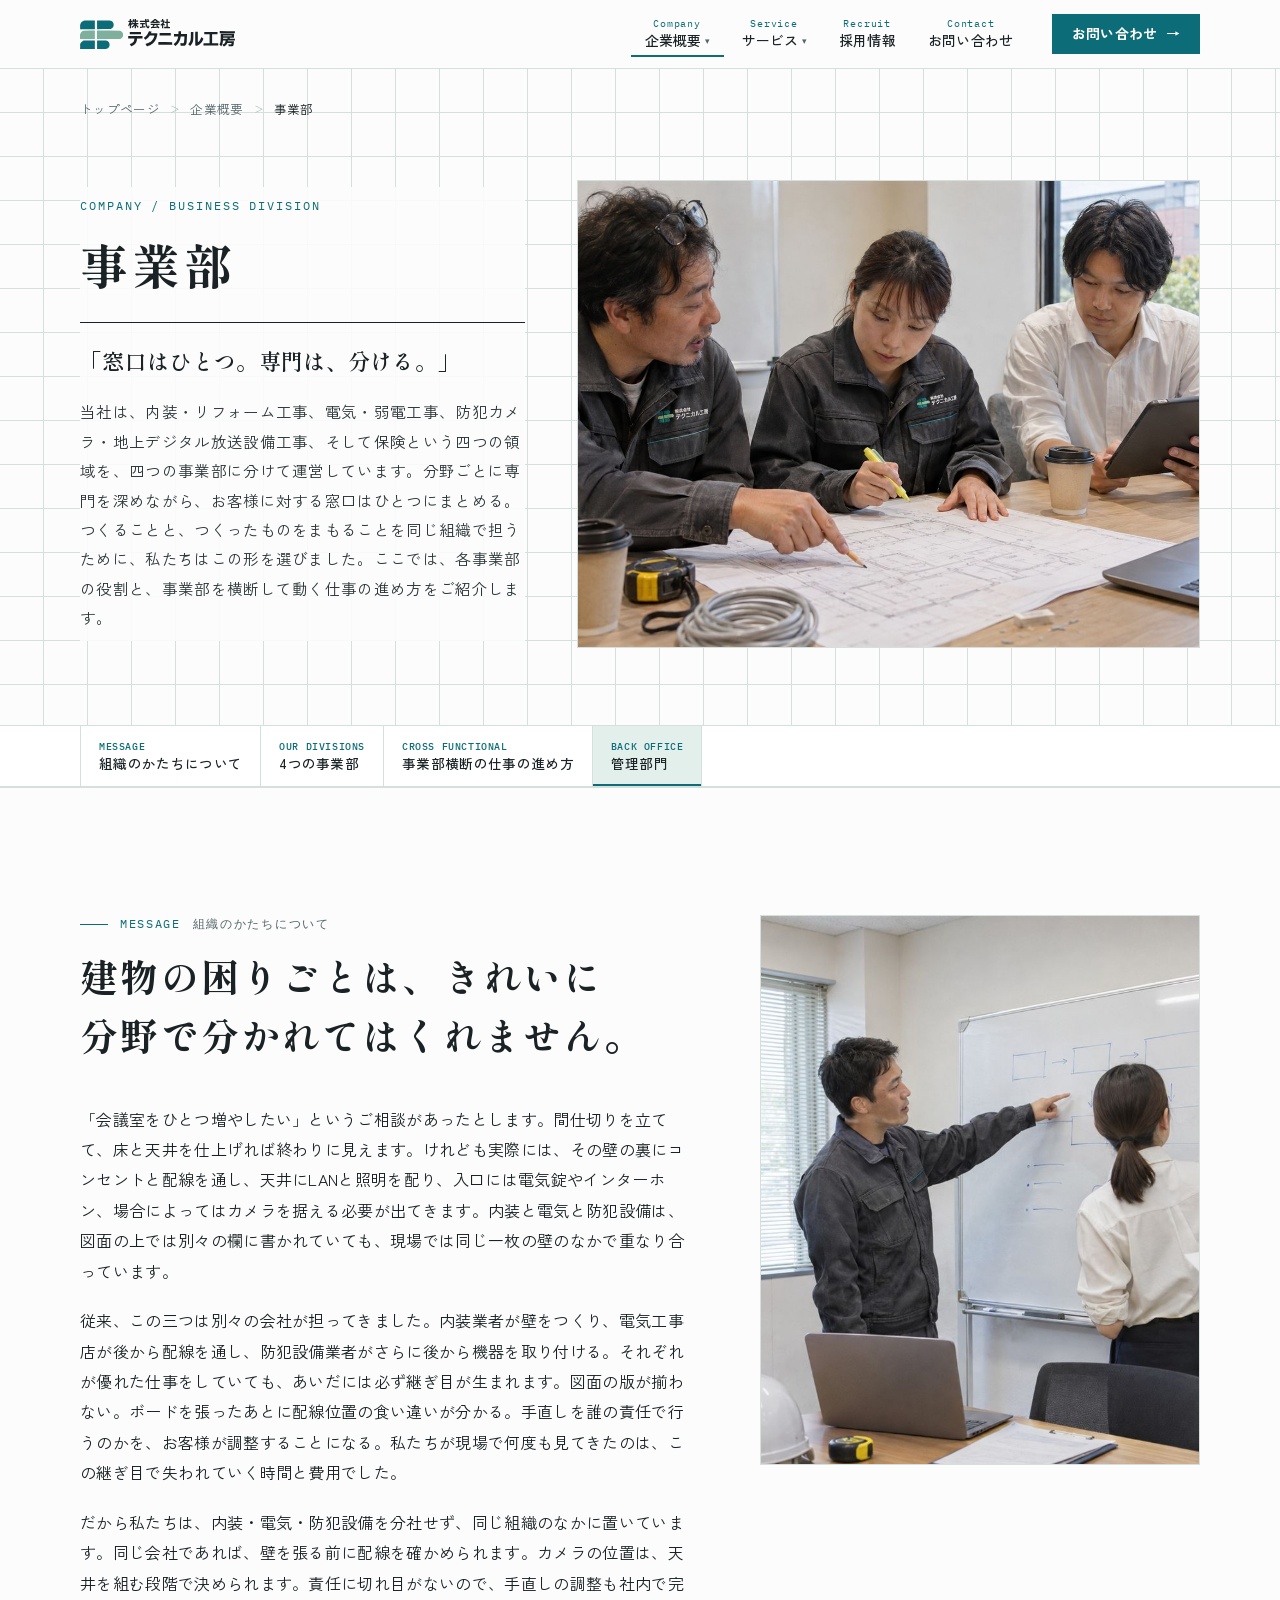
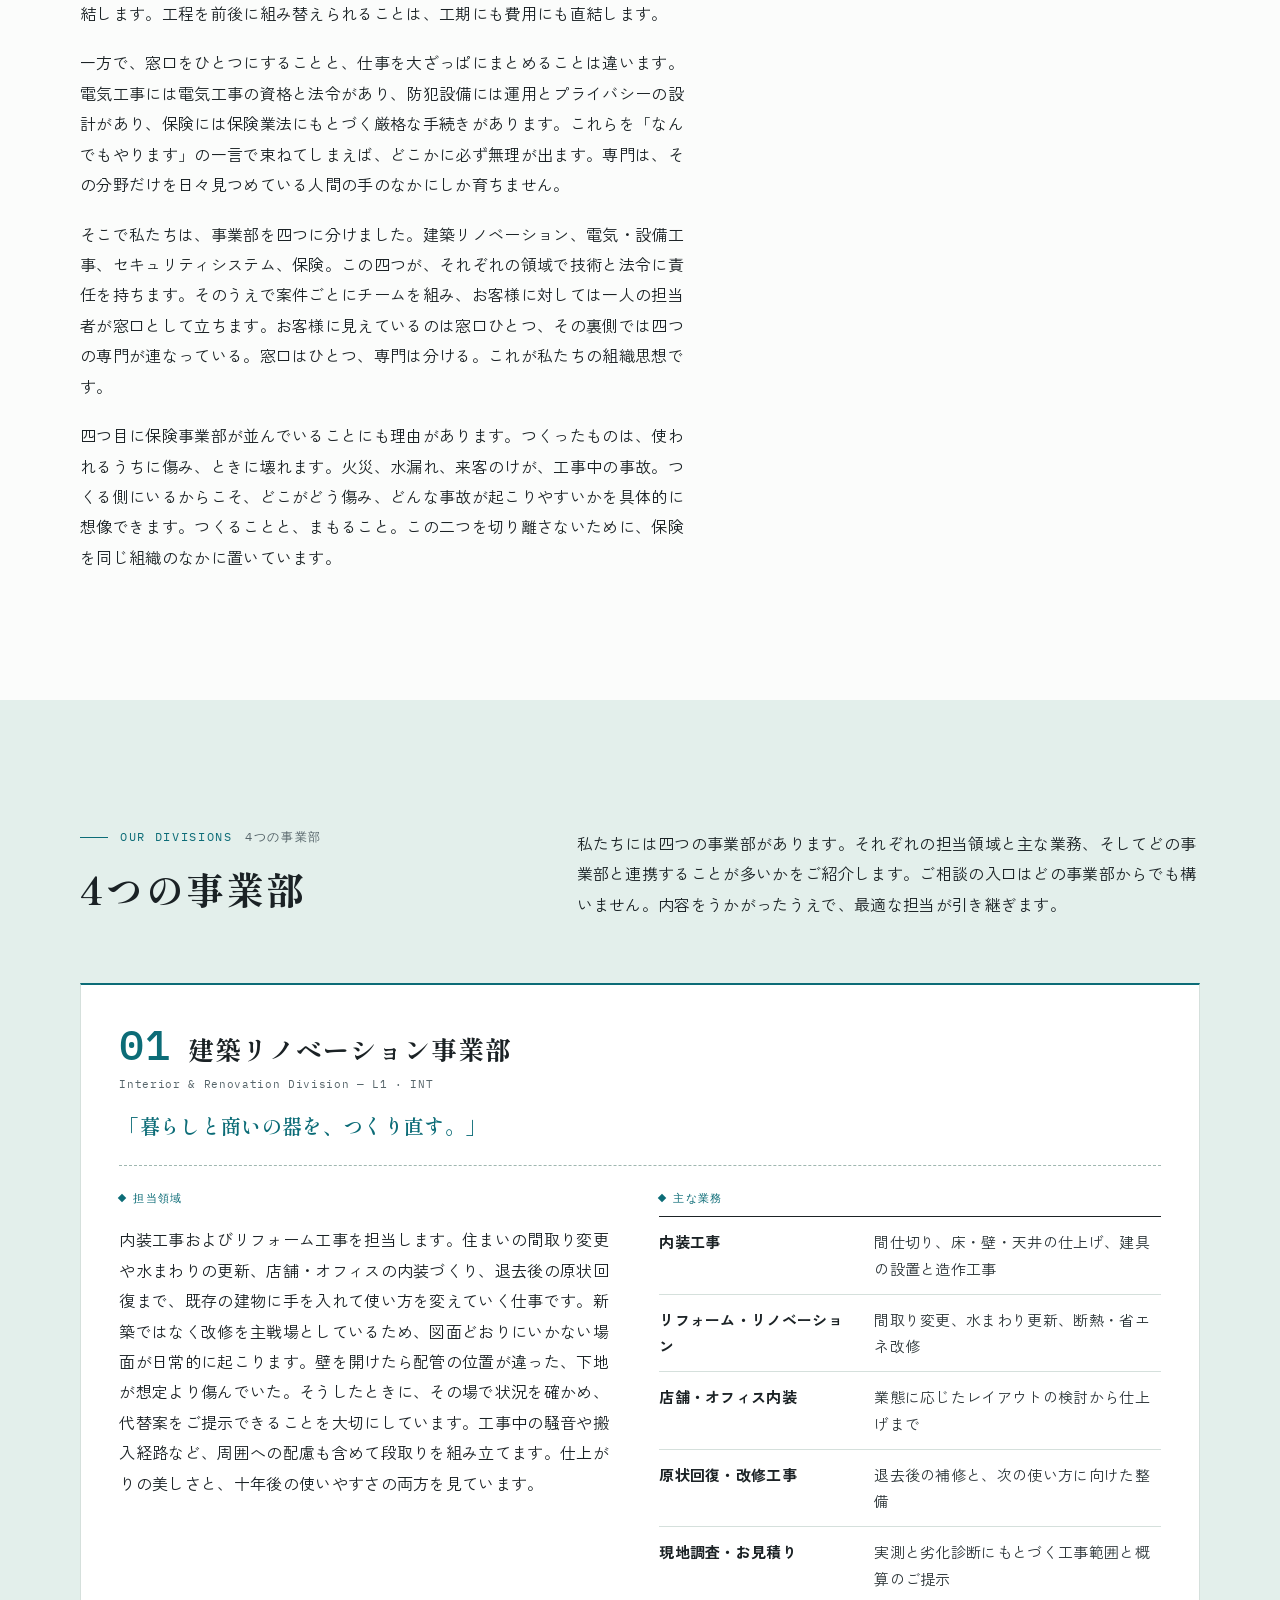
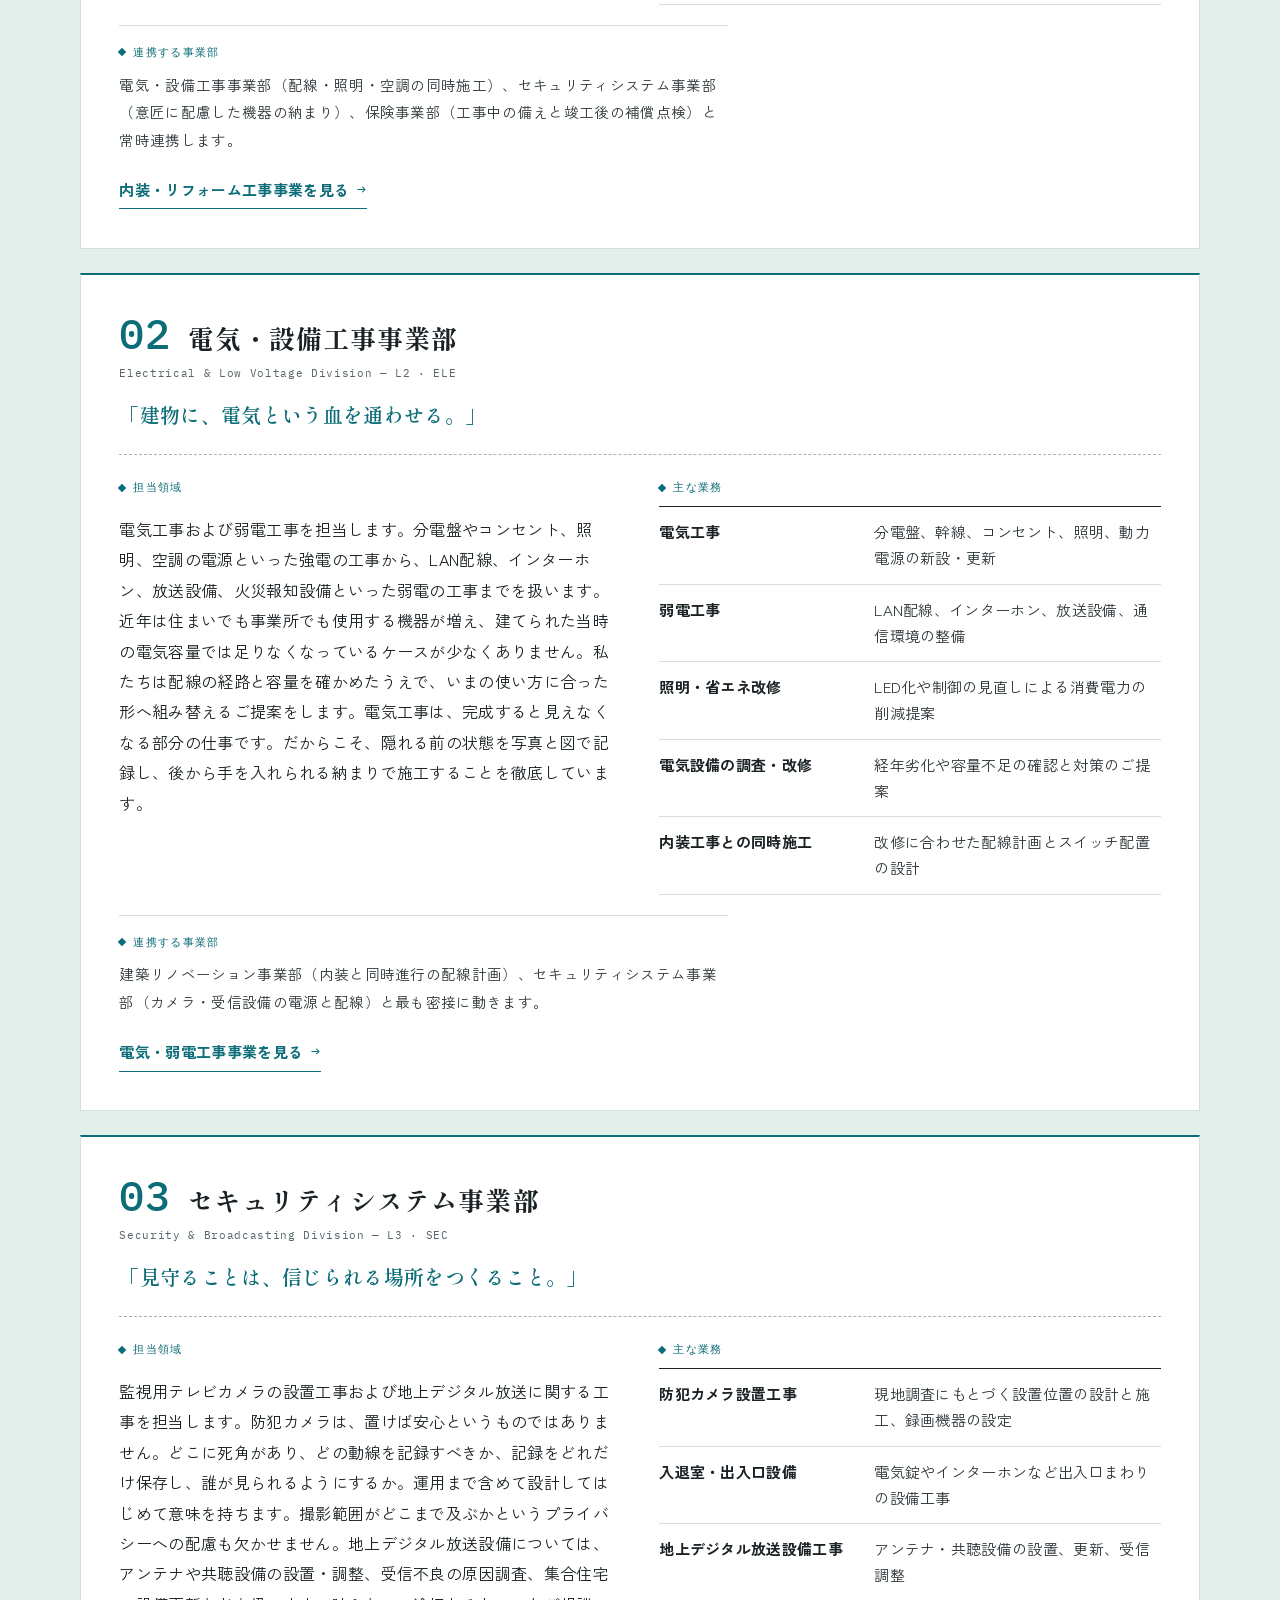
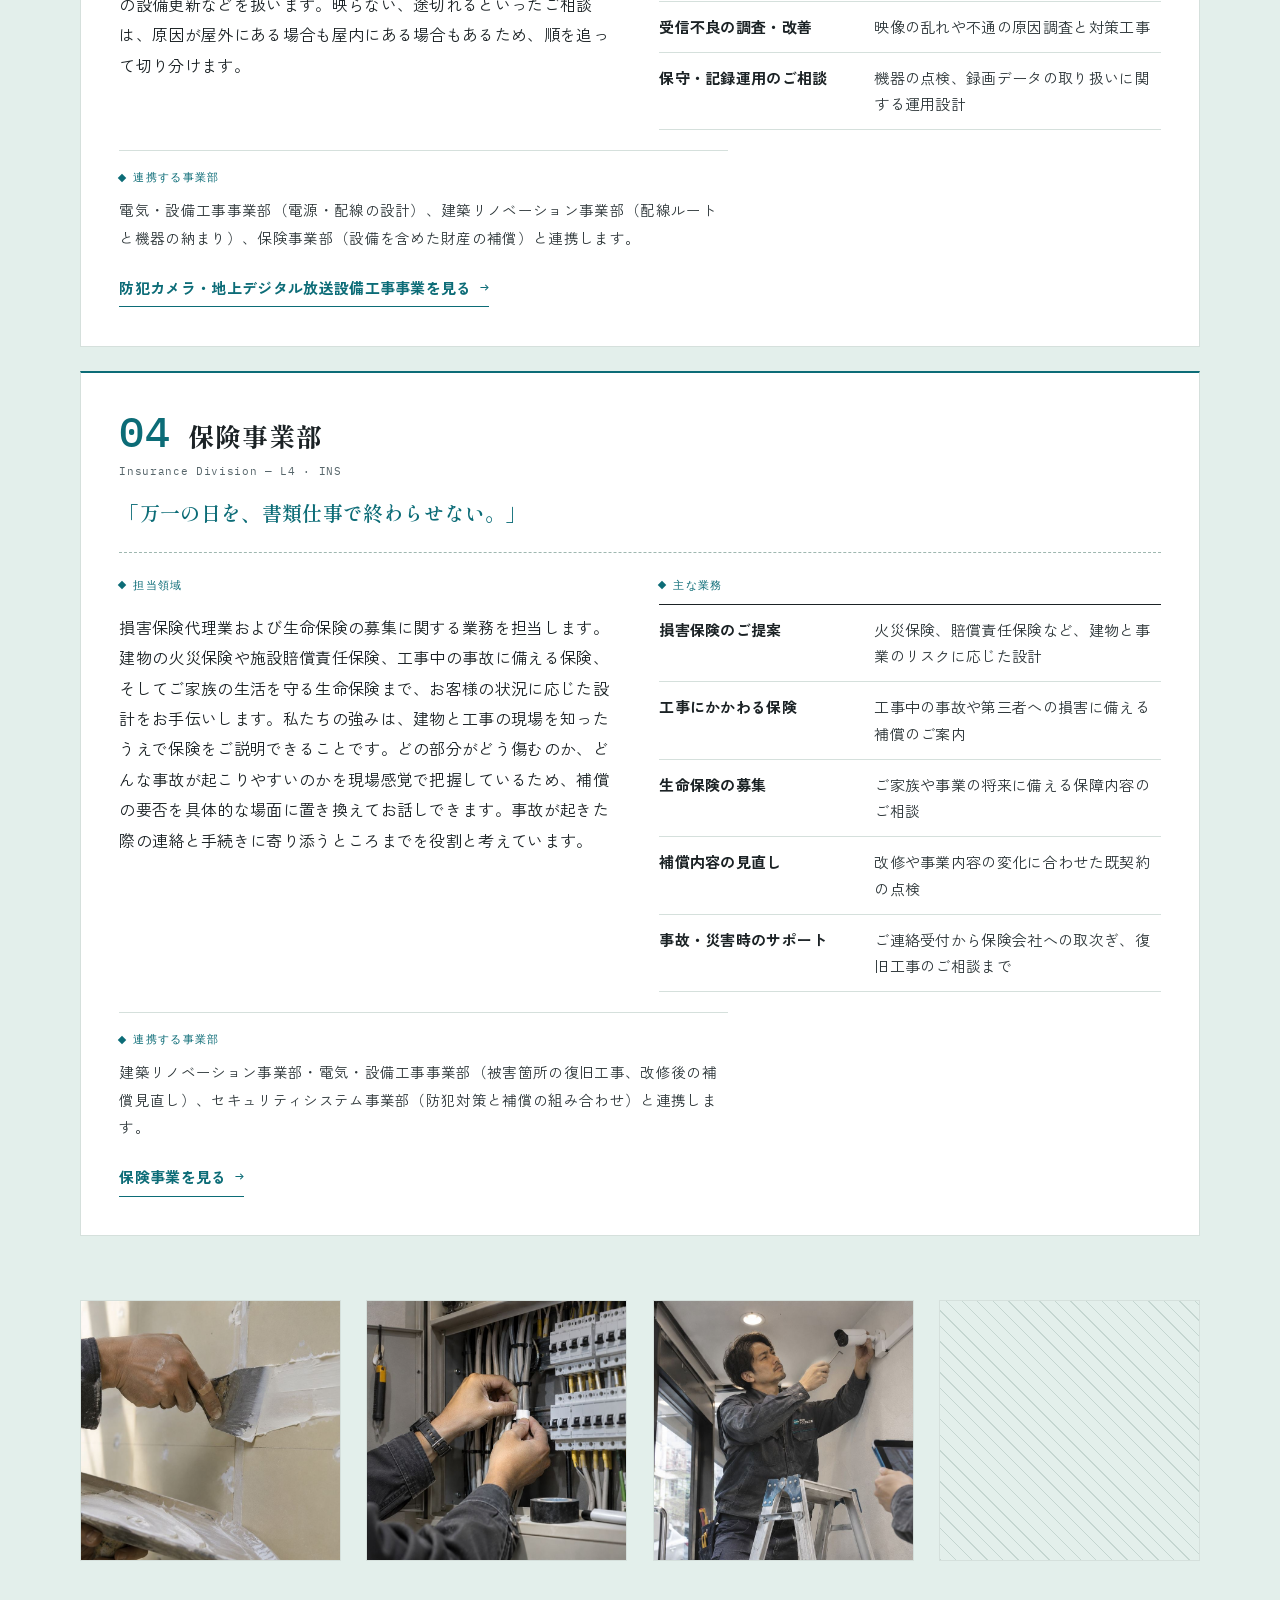
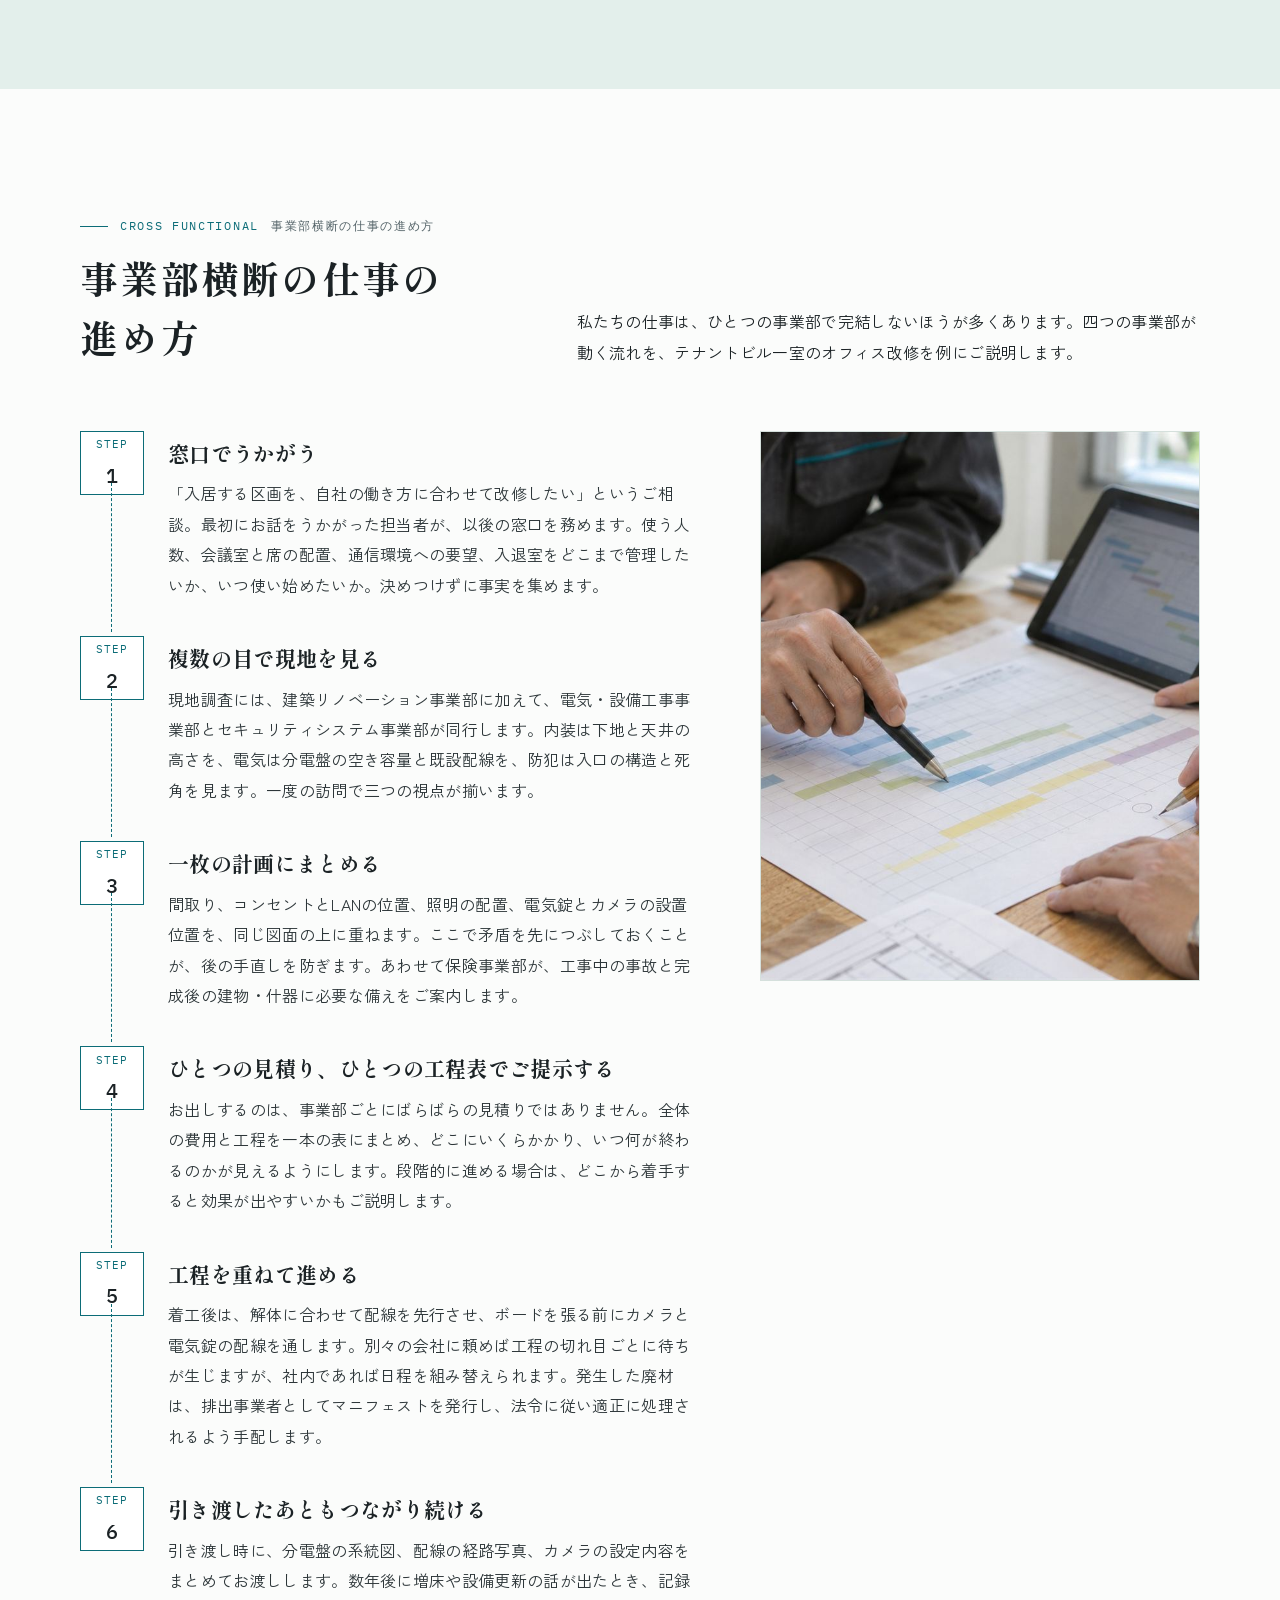
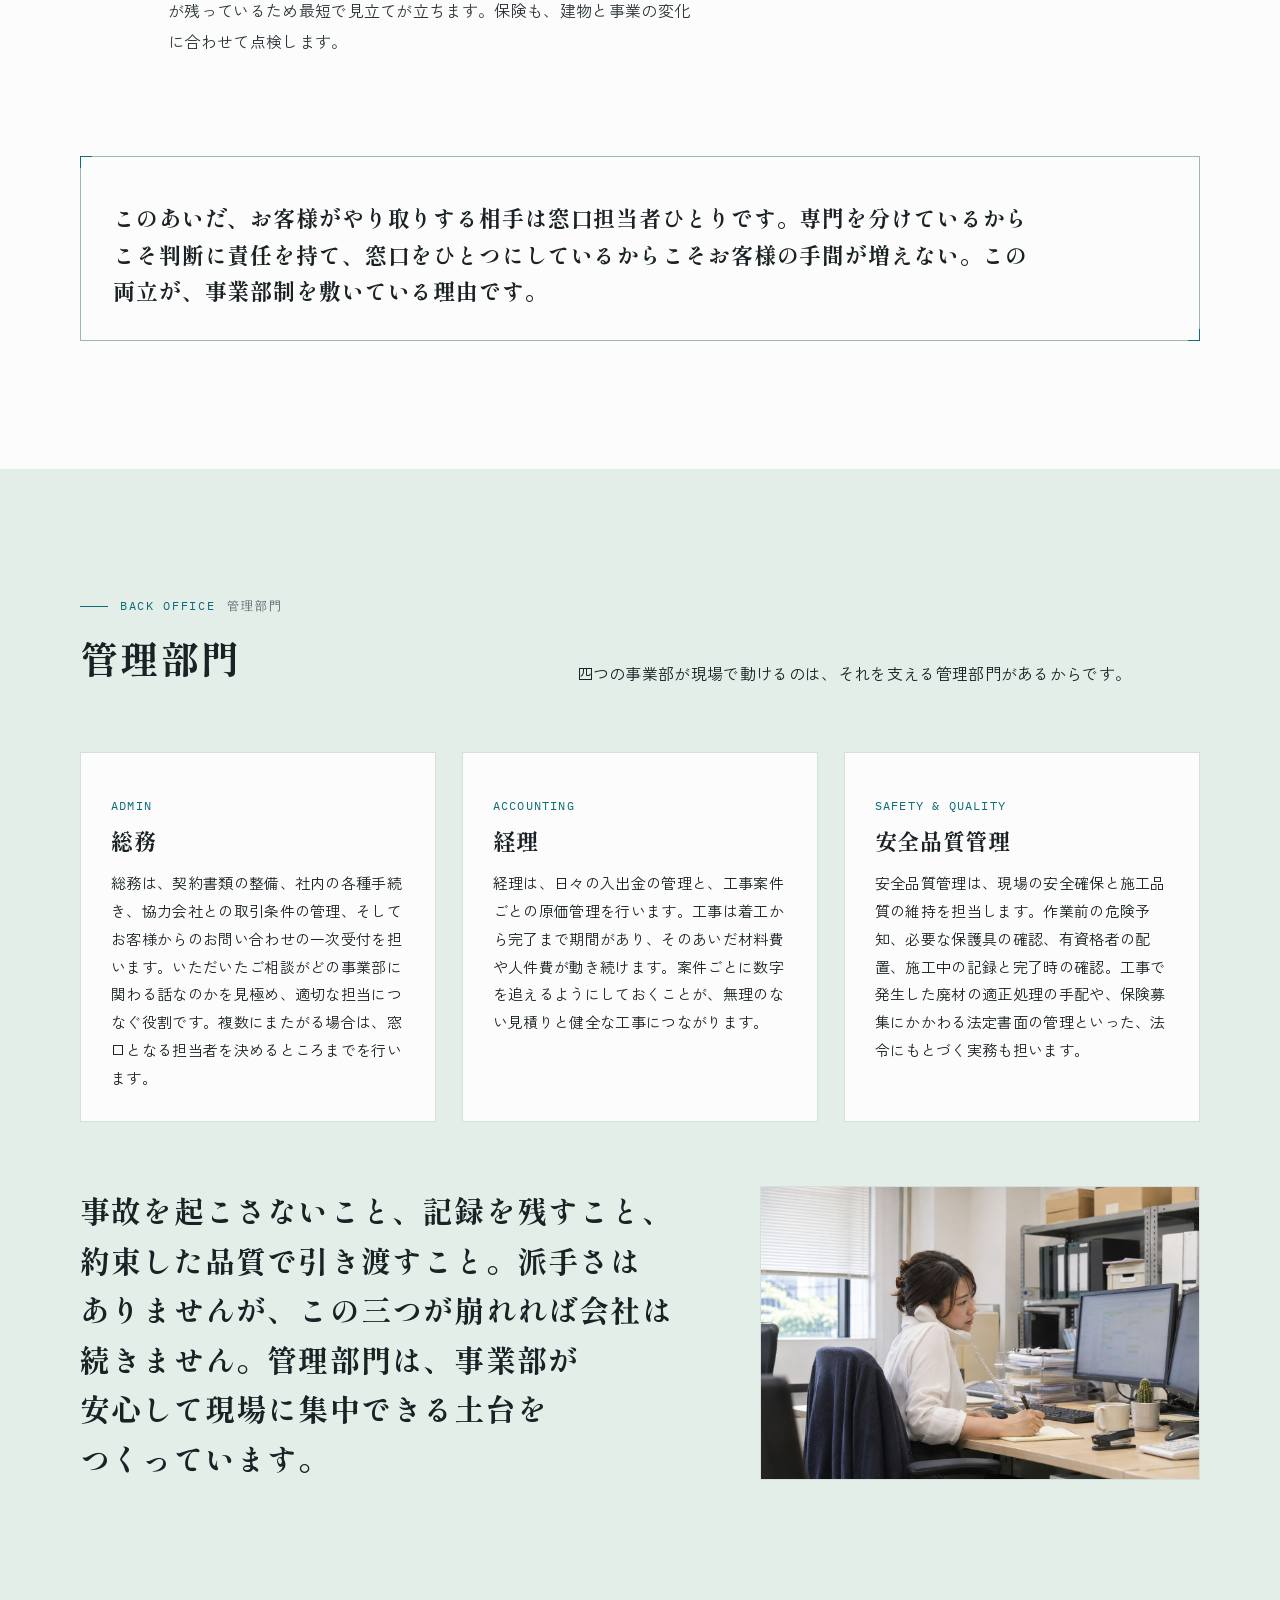
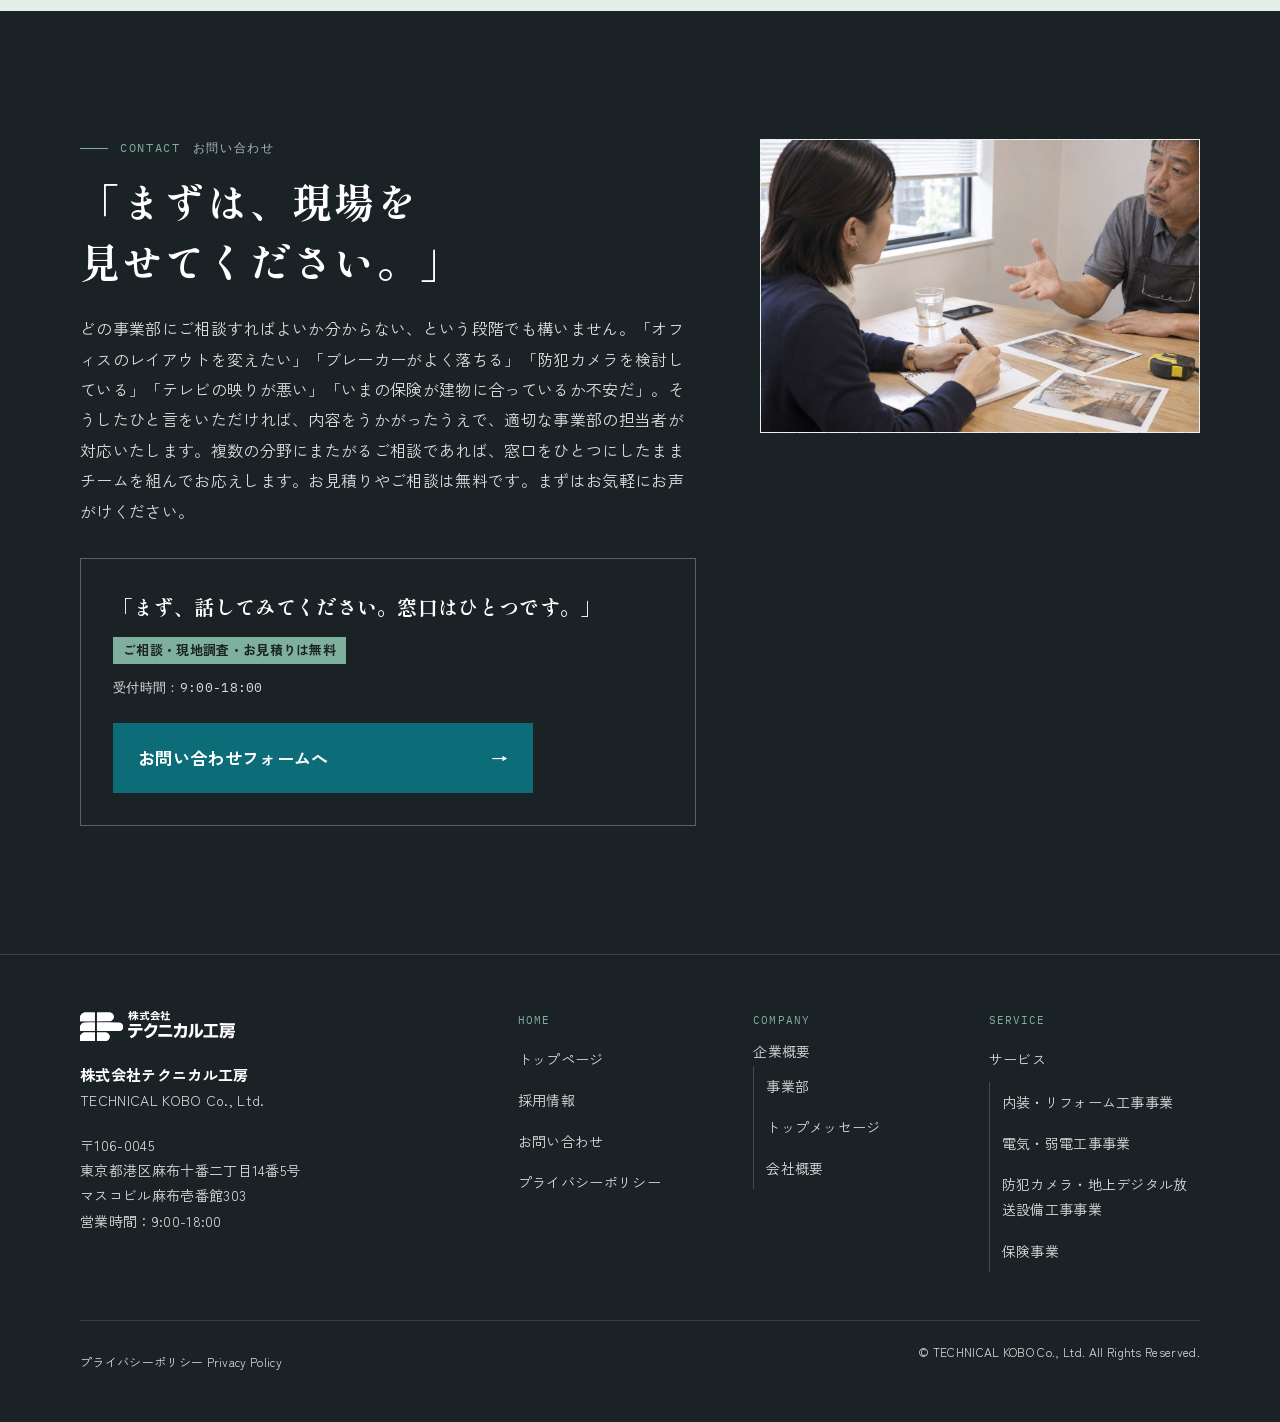
<file: company/index.html>
<!doctype html>
<html lang="ja">
<head>
<meta charset="utf-8">
<meta name="viewport" content="width=device-width,initial-scale=1,viewport-fit=cover">
<title>事業部｜株式会社テクニカル工房</title>
<meta name="description" content="建築リノベーション事業部、電気・設備工事事業部、セキュリティシステム事業部、保険事業部。株式会社テクニカル工房の四つの事業部の役割と、事業部を横断して動く仕事の進め方をご紹介します。">
<meta name="theme-color" content="#fbfcfb">
<link rel="canonical" href="https://ychess-apptix.github.io/technicalworks-preview/company/">
<meta property="og:type" content="article">
<meta property="og:site_name" content="株式会社テクニカル工房">
<meta property="og:title" content="事業部｜株式会社テクニカル工房">
<meta property="og:description" content="建築リノベーション事業部、電気・設備工事事業部、セキュリティシステム事業部、保険事業部。株式会社テクニカル工房の四つの事業部の役割と、事業部を横断して動く仕事の進め方をご紹介します。">
<meta property="og:url" content="https://ychess-apptix.github.io/technicalworks-preview/company/">
<meta property="og:image" content="https://ychess-apptix.github.io/technicalworks-preview/assets/img/og.jpg">
<meta property="og:image:width" content="1200">
<meta property="og:image:height" content="630">
<meta property="og:locale" content="ja_JP">
<meta name="twitter:card" content="summary_large_image">
<link rel="icon" href="../favicon.ico">
<link rel="preconnect" href="https://fonts.googleapis.com">
<link rel="preconnect" href="https://fonts.gstatic.com" crossorigin>
<link rel="stylesheet" href="https://fonts.googleapis.com/css2?family=IBM+Plex+Mono:wght@400;500&amp;family=Shippori+Mincho+B1:wght@600;700&amp;family=Zen+Kaku+Gothic+New:wght@400;500;700&amp;display=swap">
<link rel="stylesheet" href="../assets/css/style.css">
</head>
<body>
<a class="vh skip" href="#main">本文へ移動</a>
<header class="hd">
 <div class="wrap hd-in">
  <a class="brand" href="../index.html"><img src="../assets/img/logo.svg" alt="株式会社テクニカル工房" width="160" height="31"></a>
  <nav class="gnav" id="gnav" aria-label="グローバルナビゲーション">
   <ul class="gl">
    <li class="dd cur" data-sec="company"><button class="dd-b" type="button" aria-expanded="false" aria-controls="m-co"><span class="en">Company</span><span class="lb">企業概要<i aria-hidden="true">▾</i></span></button>
     <ul class="dd-m" id="m-co"><li><a href="../company/index.html" aria-current="page">事業部</a></li><li><a href="../company/message.html">トップメッセージ</a></li><li><a href="../company/overview.html">会社概要</a></li></ul></li>
    <li class="dd" data-sec="service"><button class="dd-b" type="button" aria-expanded="false" aria-controls="m-sv"><span class="en">Service</span><span class="lb">サービス<i aria-hidden="true">▾</i></span></button>
     <ul class="dd-m" id="m-sv"><li><a class="top" href="../service/index.html">SERVICE — サービス一覧</a></li><li><a href="../service/interior.html">内装・リフォーム工事事業</a></li><li><a href="../service/electrical.html">電気・弱電工事事業</a></li><li><a href="../service/security.html">防犯カメラ・地上デジタル放送設備工事事業</a></li><li><a href="../service/insurance.html">保険事業</a></li></ul></li>
    <li><a href="../recruit/index.html"><span class="en">Recruit</span>採用情報</a></li>
    <li><a href="../contact/index.html"><span class="en">Contact</span>お問い合わせ</a></li>
   </ul>
  </nav>
  <a class="hd-cta" href="../contact/index.html">お問い合わせ <span aria-hidden="true">→</span></a>
  <button class="burger" type="button" aria-expanded="false" aria-controls="gnav" aria-label="メニュー"><span></span></button>
 </div>
</header>
<main id="main">

<!-- ===== Page hero ===== -->
<section class="ph" aria-labelledby="ph-h">
 <div class="wrap">
  <ol class="crumb" aria-label="パンくずリスト"><li><a href="../index.html">トップページ</a></li><li>企業概要</li><li><span aria-current="page">事業部</span></li></ol>
  <div class="ph-g">
   <div class="ph-t">
    <p class="ph-code">COMPANY / BUSINESS DIVISION</p>
    <h1 class="ph-h" id="ph-h">事業部</h1>
    <p class="ph-catch">「窓口はひとつ。専門は、分ける。」</p>
    <p class="ph-lead">当社は、内装・リフォーム工事、電気・弱電工事、防犯カメラ・地上デジタル放送設備工事、そして保険という四つの領域を、四つの事業部に分けて運営しています。分野ごとに専門を深めながら、お客様に対する窓口はひとつにまとめる。つくることと、つくったものをまもることを同じ組織で担うために、私たちはこの形を選びました。ここでは、各事業部の役割と、事業部を横断して動く仕事の進め方をご紹介します。</p>
   </div>
   <figure class="photo" data-src="../assets/img/team.jpg" data-ratio="4/3">
    <figcaption class="photo-note"><b>TEAM</b> 打ち合わせスペースで、内装・電気・防犯の担当者が一枚の図面を囲む</figcaption>
   </figure>
  </div>
 </div>
</section>

<nav class="lnav" aria-label="ページ内リンク">
 <div class="wrap"><ul>
  <li><a href="#message"><span class="mono">MESSAGE</span>組織のかたちについて</a></li>
  <li><a href="#divisions"><span class="mono">OUR DIVISIONS</span>4つの事業部</a></li>
  <li><a href="#cross"><span class="mono">CROSS FUNCTIONAL</span>事業部横断の仕事の進め方</a></li>
  <li><a href="#backoffice"><span class="mono">BACK OFFICE</span>管理部門</a></li>
 </ul></div>
</nav>

<!-- ===== Message ===== -->
<section class="sec" id="message" aria-labelledby="msg-h">
 <div class="wrap">
  <div class="split">
   <div>
    <p class="eyebrow">MESSAGE <span>組織のかたちについて</span></p>
    <h2 class="sec-h" id="msg-h">建物の困りごとは、きれいに分野で分かれてはくれません。</h2>
    <div class="prose mt-m">
     <p>「会議室をひとつ増やしたい」というご相談があったとします。間仕切りを立てて、床と天井を仕上げれば終わりに見えます。けれども実際には、その壁の裏にコンセントと配線を通し、天井にLANと照明を配り、入口には電気錠やインターホン、場合によってはカメラを据える必要が出てきます。内装と電気と防犯設備は、図面の上では別々の欄に書かれていても、現場では同じ一枚の壁のなかで重なり合っています。</p>
     <p>従来、この三つは別々の会社が担ってきました。内装業者が壁をつくり、電気工事店が後から配線を通し、防犯設備業者がさらに後から機器を取り付ける。それぞれが優れた仕事をしていても、あいだには必ず継ぎ目が生まれます。図面の版が揃わない。ボードを張ったあとに配線位置の食い違いが分かる。手直しを誰の責任で行うのかを、お客様が調整することになる。私たちが現場で何度も見てきたのは、この継ぎ目で失われていく時間と費用でした。</p>
     <p>だから私たちは、内装・電気・防犯設備を分社せず、同じ組織のなかに置いています。同じ会社であれば、壁を張る前に配線を確かめられます。カメラの位置は、天井を組む段階で決められます。責任に切れ目がないので、手直しの調整も社内で完結します。工程を前後に組み替えられることは、工期にも費用にも直結します。</p>
     <p>一方で、窓口をひとつにすることと、仕事を大ざっぱにまとめることは違います。電気工事には電気工事の資格と法令があり、防犯設備には運用とプライバシーの設計があり、保険には保険業法にもとづく厳格な手続きがあります。これらを「なんでもやります」の一言で束ねてしまえば、どこかに必ず無理が出ます。専門は、その分野だけを日々見つめている人間の手のなかにしか育ちません。</p>
     <p>そこで私たちは、事業部を四つに分けました。建築リノベーション、電気・設備工事、セキュリティシステム、保険。この四つが、それぞれの領域で技術と法令に責任を持ちます。そのうえで案件ごとにチームを組み、お客様に対しては一人の担当者が窓口として立ちます。お客様に見えているのは窓口ひとつ、その裏側では四つの専門が連なっている。窓口はひとつ、専門は分ける。これが私たちの組織思想です。</p>
     <p>四つ目に保険事業部が並んでいることにも理由があります。つくったものは、使われるうちに傷み、ときに壊れます。火災、水漏れ、来客のけが、工事中の事故。つくる側にいるからこそ、どこがどう傷み、どんな事故が起こりやすいかを具体的に想像できます。つくることと、まもること。この二つを切り離さないために、保険を同じ組織のなかに置いています。</p>
    </div>
   </div>
   <figure class="photo sticky" data-src="../assets/img/planning.jpg" data-ratio="4/5">
    <figcaption class="photo-note"><b>PLANNING</b> ホワイトボードの前で、複数部門の担当者が案件の流れを話し合う</figcaption>
   </figure>
  </div>
 </div>
</section>

<!-- ===== Our Divisions ===== -->
<section class="sec band-pale" id="divisions" aria-labelledby="div-h">
 <div class="wrap">
  <div class="sh">
   <div>
    <p class="eyebrow">OUR DIVISIONS <span>4つの事業部</span></p>
    <h2 class="sec-h" id="div-h">4つの事業部</h2>
   </div>
   <p class="lead">私たちには四つの事業部があります。それぞれの担当領域と主な業務、そしてどの事業部と連携することが多いかをご紹介します。ご相談の入口はどの事業部からでも構いません。内容をうかがったうえで、最適な担当が引き継ぎます。</p>
  </div>
  <div class="mt-l">
   <article class="sheet" aria-labelledby="d1">
    <div class="sheet-h"><span class="sheet-no">01</span><h3 id="d1">建築リノベーション事業部</h3><span class="mono">Interior &amp; Renovation Division — L1 · INT</span></div>
    <p class="sheet-slogan">「暮らしと商いの器を、つくり直す。」</p>
    <div class="sheet-g">
     <div><p class="lbl-k">担当領域</p><p>内装工事およびリフォーム工事を担当します。住まいの間取り変更や水まわりの更新、店舗・オフィスの内装づくり、退去後の原状回復まで、既存の建物に手を入れて使い方を変えていく仕事です。新築ではなく改修を主戦場としているため、図面どおりにいかない場面が日常的に起こります。壁を開けたら配管の位置が違った、下地が想定より傷んでいた。そうしたときに、その場で状況を確かめ、代替案をご提示できることを大切にしています。工事中の騒音や搬入経路など、周囲への配慮も含めて段取りを組み立てます。仕上がりの美しさと、十年後の使いやすさの両方を見ています。</p></div>
     <div><p class="lbl-k">主な業務</p>
      <ul class="items">
       <li><b>内装工事</b><span>間仕切り、床・壁・天井の仕上げ、建具の設置と造作工事</span></li>
       <li><b>リフォーム・リノベーション</b><span>間取り変更、水まわり更新、断熱・省エネ改修</span></li>
       <li><b>店舗・オフィス内装</b><span>業態に応じたレイアウトの検討から仕上げまで</span></li>
       <li><b>原状回復・改修工事</b><span>退去後の補修と、次の使い方に向けた整備</span></li>
       <li><b>現地調査・お見積り</b><span>実測と劣化診断にもとづく工事範囲と概算のご提示</span></li>
      </ul>
     </div>
    </div>
    <p class="link"><span class="lbl-k">連携する事業部</span>電気・設備工事事業部（配線・照明・空調の同時施工）、セキュリティシステム事業部（意匠に配慮した機器の納まり）、保険事業部（工事中の備えと竣工後の補償点検）と常時連携します。</p>
    <a class="more" href="../service/interior.html">内装・リフォーム工事事業を見る <span class="ar" aria-hidden="true">→</span></a>
   </article>
   <article class="sheet" aria-labelledby="d2">
    <div class="sheet-h"><span class="sheet-no">02</span><h3 id="d2">電気・設備工事事業部</h3><span class="mono">Electrical &amp; Low Voltage Division — L2 · ELE</span></div>
    <p class="sheet-slogan">「建物に、電気という血を通わせる。」</p>
    <div class="sheet-g">
     <div><p class="lbl-k">担当領域</p><p>電気工事および弱電工事を担当します。分電盤やコンセント、照明、空調の電源といった強電の工事から、LAN配線、インターホン、放送設備、火災報知設備といった弱電の工事までを扱います。近年は住まいでも事業所でも使用する機器が増え、建てられた当時の電気容量では足りなくなっているケースが少なくありません。私たちは配線の経路と容量を確かめたうえで、いまの使い方に合った形へ組み替えるご提案をします。電気工事は、完成すると見えなくなる部分の仕事です。だからこそ、隠れる前の状態を写真と図で記録し、後から手を入れられる納まりで施工することを徹底しています。</p></div>
     <div><p class="lbl-k">主な業務</p>
      <ul class="items">
       <li><b>電気工事</b><span>分電盤、幹線、コンセント、照明、動力電源の新設・更新</span></li>
       <li><b>弱電工事</b><span>LAN配線、インターホン、放送設備、通信環境の整備</span></li>
       <li><b>照明・省エネ改修</b><span>LED化や制御の見直しによる消費電力の削減提案</span></li>
       <li><b>電気設備の調査・改修</b><span>経年劣化や容量不足の確認と対策のご提案</span></li>
       <li><b>内装工事との同時施工</b><span>改修に合わせた配線計画とスイッチ配置の設計</span></li>
      </ul>
     </div>
    </div>
    <p class="link"><span class="lbl-k">連携する事業部</span>建築リノベーション事業部（内装と同時進行の配線計画）、セキュリティシステム事業部（カメラ・受信設備の電源と配線）と最も密接に動きます。</p>
    <a class="more" href="../service/electrical.html">電気・弱電工事事業を見る <span class="ar" aria-hidden="true">→</span></a>
   </article>
   <article class="sheet" aria-labelledby="d3">
    <div class="sheet-h"><span class="sheet-no">03</span><h3 id="d3">セキュリティシステム事業部</h3><span class="mono">Security &amp; Broadcasting Division — L3 · SEC</span></div>
    <p class="sheet-slogan">「見守ることは、信じられる場所をつくること。」</p>
    <div class="sheet-g">
     <div><p class="lbl-k">担当領域</p><p>監視用テレビカメラの設置工事および地上デジタル放送に関する工事を担当します。防犯カメラは、置けば安心というものではありません。どこに死角があり、どの動線を記録すべきか、記録をどれだけ保存し、誰が見られるようにするか。運用まで含めて設計してはじめて意味を持ちます。撮影範囲がどこまで及ぶかというプライバシーへの配慮も欠かせません。地上デジタル放送設備については、アンテナや共聴設備の設置・調整、受信不良の原因調査、集合住宅の設備更新などを扱います。映らない、途切れるといったご相談は、原因が屋外にある場合も屋内にある場合もあるため、順を追って切り分けます。</p></div>
     <div><p class="lbl-k">主な業務</p>
      <ul class="items">
       <li><b>防犯カメラ設置工事</b><span>現地調査にもとづく設置位置の設計と施工、録画機器の設定</span></li>
       <li><b>入退室・出入口設備</b><span>電気錠やインターホンなど出入口まわりの設備工事</span></li>
       <li><b>地上デジタル放送設備工事</b><span>アンテナ・共聴設備の設置、更新、受信調整</span></li>
       <li><b>受信不良の調査・改善</b><span>映像の乱れや不通の原因調査と対策工事</span></li>
       <li><b>保守・記録運用のご相談</b><span>機器の点検、録画データの取り扱いに関する運用設計</span></li>
      </ul>
     </div>
    </div>
    <p class="link"><span class="lbl-k">連携する事業部</span>電気・設備工事事業部（電源・配線の設計）、建築リノベーション事業部（配線ルートと機器の納まり）、保険事業部（設備を含めた財産の補償）と連携します。</p>
    <a class="more" href="../service/security.html">防犯カメラ・地上デジタル放送設備工事事業を見る <span class="ar" aria-hidden="true">→</span></a>
   </article>
   <article class="sheet" aria-labelledby="d4">
    <div class="sheet-h"><span class="sheet-no">04</span><h3 id="d4">保険事業部</h3><span class="mono">Insurance Division — L4 · INS</span></div>
    <p class="sheet-slogan">「万一の日を、書類仕事で終わらせない。」</p>
    <div class="sheet-g">
     <div><p class="lbl-k">担当領域</p><p>損害保険代理業および生命保険の募集に関する業務を担当します。建物の火災保険や施設賠償責任保険、工事中の事故に備える保険、そしてご家族の生活を守る生命保険まで、お客様の状況に応じた設計をお手伝いします。私たちの強みは、建物と工事の現場を知ったうえで保険をご説明できることです。どの部分がどう傷むのか、どんな事故が起こりやすいのかを現場感覚で把握しているため、補償の要否を具体的な場面に置き換えてお話しできます。事故が起きた際の連絡と手続きに寄り添うところまでを役割と考えています。</p></div>
     <div><p class="lbl-k">主な業務</p>
      <ul class="items">
       <li><b>損害保険のご提案</b><span>火災保険、賠償責任保険など、建物と事業のリスクに応じた設計</span></li>
       <li><b>工事にかかわる保険</b><span>工事中の事故や第三者への損害に備える補償のご案内</span></li>
       <li><b>生命保険の募集</b><span>ご家族や事業の将来に備える保障内容のご相談</span></li>
       <li><b>補償内容の見直し</b><span>改修や事業内容の変化に合わせた既契約の点検</span></li>
       <li><b>事故・災害時のサポート</b><span>ご連絡受付から保険会社への取次ぎ、復旧工事のご相談まで</span></li>
      </ul>
     </div>
    </div>
    <p class="link"><span class="lbl-k">連携する事業部</span>建築リノベーション事業部・電気・設備工事事業部（被害箇所の復旧工事、改修後の補償見直し）、セキュリティシステム事業部（防犯対策と補償の組み合わせ）と連携します。</p>
    <a class="more" href="../service/insurance.html">保険事業を見る <span class="ar" aria-hidden="true">→</span></a>
   </article>
  </div>
  <div class="cards c4 mt-l">
   <figure class="photo" data-src="../assets/img/int.jpg" data-ratio="1/1"><figcaption class="photo-note"><b>INT</b> 石膏ボードの継ぎ目をパテで仕上げる職人の手元</figcaption></figure>
   <figure class="photo" data-src="../assets/img/ele.jpg" data-ratio="1/1"><figcaption class="photo-note"><b>ELE</b> 分電盤の配線を整え、ケーブルにラベルを付ける手元</figcaption></figure>
   <figure class="photo" data-src="../assets/img/sec.jpg" data-ratio="1/1"><figcaption class="photo-note"><b>SEC</b> 店舗の入口で防犯カメラの向きを調整する技術者</figcaption></figure>
   <figure class="photo" data-src="../assets/img/ins.jpg" data-ratio="1/1"><figcaption class="photo-note"><b>INS</b> 店舗の図面と保険の書類を並べ、補償の範囲を確認する打ち合わせ</figcaption></figure>
  </div>
 </div>
</section>

<!-- ===== Cross Functional ===== -->
<section class="sec" id="cross" aria-labelledby="cross-h">
 <div class="wrap">
  <div class="sh">
   <div>
    <p class="eyebrow">CROSS FUNCTIONAL <span>事業部横断の仕事の進め方</span></p>
    <h2 class="sec-h" id="cross-h">事業部横断の仕事の進め方</h2>
   </div>
   <p class="lead">私たちの仕事は、ひとつの事業部で完結しないほうが多くあります。四つの事業部が動く流れを、テナントビル一室のオフィス改修を例にご説明します。</p>
  </div>
  <div class="split mt-l">
   <ol class="steps">
    <li><span class="st-n">STEP<b>1</b></span><div class="st-b"><h3>窓口でうかがう</h3><p>「入居する区画を、自社の働き方に合わせて改修したい」というご相談。最初にお話をうかがった担当者が、以後の窓口を務めます。使う人数、会議室と席の配置、通信環境への要望、入退室をどこまで管理したいか、いつ使い始めたいか。決めつけずに事実を集めます。</p></div></li>
    <li><span class="st-n">STEP<b>2</b></span><div class="st-b"><h3>複数の目で現地を見る</h3><p>現地調査には、建築リノベーション事業部に加えて、電気・設備工事事業部とセキュリティシステム事業部が同行します。内装は下地と天井の高さを、電気は分電盤の空き容量と既設配線を、防犯は入口の構造と死角を見ます。一度の訪問で三つの視点が揃います。</p></div></li>
    <li><span class="st-n">STEP<b>3</b></span><div class="st-b"><h3>一枚の計画にまとめる</h3><p>間取り、コンセントとLANの位置、照明の配置、電気錠とカメラの設置位置を、同じ図面の上に重ねます。ここで矛盾を先につぶしておくことが、後の手直しを防ぎます。あわせて保険事業部が、工事中の事故と完成後の建物・什器に必要な備えをご案内します。</p></div></li>
    <li><span class="st-n">STEP<b>4</b></span><div class="st-b"><h3>ひとつの見積り、ひとつの工程表でご提示する</h3><p>お出しするのは、事業部ごとにばらばらの見積りではありません。全体の費用と工程を一本の表にまとめ、どこにいくらかかり、いつ何が終わるのかが見えるようにします。段階的に進める場合は、どこから着手すると効果が出やすいかもご説明します。</p></div></li>
    <li><span class="st-n">STEP<b>5</b></span><div class="st-b"><h3>工程を重ねて進める</h3><p>着工後は、解体に合わせて配線を先行させ、ボードを張る前にカメラと電気錠の配線を通します。別々の会社に頼めば工程の切れ目ごとに待ちが生じますが、社内であれば日程を組み替えられます。発生した廃材は、排出事業者としてマニフェストを発行し、法令に従い適正に処理されるよう手配します。</p></div></li>
    <li><span class="st-n">STEP<b>6</b></span><div class="st-b"><h3>引き渡したあともつながり続ける</h3><p>引き渡し時に、分電盤の系統図、配線の経路写真、カメラの設定内容をまとめてお渡しします。数年後に増床や設備更新の話が出たとき、記録が残っているため最短で見立てが立ちます。保険も、建物と事業の変化に合わせて点検します。</p></div></li>
   </ol>
   <div>
    <figure class="photo sticky" data-src="../assets/img/schedule.jpg" data-ratio="4/5">
     <figcaption class="photo-note"><b>SCHEDULE</b> 工程表を囲み、担当者がペンで日程の重なりを指し示す手元</figcaption>
    </figure>
   </div>
  </div>
  <div class="box mt-l"><p class="q-big" style="font-size:clamp(18px,2vw,22px)">このあいだ、お客様がやり取りする相手は窓口担当者ひとりです。専門を分けているからこそ判断に責任を持て、窓口をひとつにしているからこそお客様の手間が増えない。この両立が、事業部制を敷いている理由です。</p></div>
 </div>
</section>

<!-- ===== Back Office ===== -->
<section class="sec band-sage" id="backoffice" aria-labelledby="bo-h">
 <div class="wrap">
  <div class="sh">
   <div>
    <p class="eyebrow">BACK OFFICE <span>管理部門</span></p>
    <h2 class="sec-h" id="bo-h">管理部門</h2>
   </div>
   <p class="lead">四つの事業部が現場で動けるのは、それを支える管理部門があるからです。</p>
  </div>
  <div class="cards mt-l">
   <div class="card on-pale"><p class="no">ADMIN</p><h3>総務</h3><p>総務は、契約書類の整備、社内の各種手続き、協力会社との取引条件の管理、そしてお客様からのお問い合わせの一次受付を担います。いただいたご相談がどの事業部に関わる話なのかを見極め、適切な担当につなぐ役割です。複数にまたがる場合は、窓口となる担当者を決めるところまでを行います。</p></div>
   <div class="card on-pale"><p class="no">ACCOUNTING</p><h3>経理</h3><p>経理は、日々の入出金の管理と、工事案件ごとの原価管理を行います。工事は着工から完了まで期間があり、そのあいだ材料費や人件費が動き続けます。案件ごとに数字を追えるようにしておくことが、無理のない見積りと健全な工事につながります。</p></div>
   <div class="card on-pale"><p class="no">SAFETY &amp; QUALITY</p><h3>安全品質管理</h3><p>安全品質管理は、現場の安全確保と施工品質の維持を担当します。作業前の危険予知、必要な保護具の確認、有資格者の配置、施工中の記録と完了時の確認。工事で発生した廃材の適正処理の手配や、保険募集にかかわる法定書面の管理といった、法令にもとづく実務も担います。</p></div>
  </div>
  <div class="split mt-l">
   <p class="q-big">事故を起こさないこと、記録を残すこと、約束した品質で引き渡すこと。派手さはありませんが、この三つが崩れれば会社は続きません。管理部門は、事業部が安心して現場に集中できる土台をつくっています。</p>
   <figure class="photo" data-src="../assets/img/office.jpg" data-ratio="3/2">
    <figcaption class="photo-note"><b>OFFICE</b> 管理部門の執務スペースで、電話を受けながら記録を取る担当者</figcaption>
   </figure>
  </div>
 </div>
</section>

<!-- ===== Contact (page copy) ===== -->
<section class="sec ct" id="contact" aria-labelledby="ct-h">
 <div class="wrap ct-g">
  <div>
   <p class="eyebrow">CONTACT <span>お問い合わせ</span></p>
   <h2 class="ct-h" id="ct-h">「まずは、現場を見せてください。」</h2>
   <p class="ct-p">どの事業部にご相談すればよいか分からない、という段階でも構いません。「オフィスのレイアウトを変えたい」「ブレーカーがよく落ちる」「防犯カメラを検討している」「テレビの映りが悪い」「いまの保険が建物に合っているか不安だ」。そうしたひと言をいただければ、内容をうかがったうえで、適切な事業部の担当者が対応いたします。複数の分野にまたがるご相談であれば、窓口をひとつにしたままチームを組んでお応えします。お見積りやご相談は無料です。まずはお気軽にお声がけください。</p>
   <div class="ct-box">
    <h3>「まず、話してみてください。窓口はひとつです。」</h3>
    <p class="ct-free">ご相談・現地調査・お見積りは無料</p>
    <p class="ct-hours">受付時間：9:00-18:00</p>
    <a class="ct-btn" href="../contact/index.html">お問い合わせフォームへ <span aria-hidden="true">→</span></a>
   </div>
  </div>
  <figure class="photo" data-src="../assets/img/contact.jpg" data-ratio="3/2">
   <figcaption class="photo-note"><b>CONTACT</b> 打ち合わせスペースで、担当者がお客様の話を書き留める</figcaption>
  </figure>
 </div>
</section>
</main>

<footer class="ft">
 <div class="wrap">
  <div class="ft-g">
   <div>
    <img class="ft-logo" src="../assets/img/logo-white.svg" alt="株式会社テクニカル工房" width="155" height="30">
    <p class="ft-co"><b>株式会社テクニカル工房</b>TECHNICAL KOBO Co., Ltd.</p>
    <p class="ft-co">〒106-0045<br>東京都港区麻布十番二丁目14番5号<br>マスコビル麻布壱番館303<br>営業時間：9:00-18:00</p>
   </div>
   <nav class="ft-map" aria-labelledby="ft-sm">
    <h2 class="vh" id="ft-sm">サイトマップ</h2>
    <div><p class="fh" aria-hidden="true">HOME</p><ul><li><a href="../index.html">トップページ</a></li><li><a href="../recruit/index.html">採用情報</a></li><li><a href="../contact/index.html">お問い合わせ</a></li><li><a href="../privacy/index.html">プライバシーポリシー</a></li></ul></div>
    <div><p class="fh" aria-hidden="true">COMPANY</p><ul><li>企業概要<ul><li><a href="../company/index.html" aria-current="page">事業部</a></li><li><a href="../company/message.html">トップメッセージ</a></li><li><a href="../company/overview.html">会社概要</a></li></ul></li></ul></div>
    <div><p class="fh" aria-hidden="true">SERVICE</p><ul><li><a href="../service/index.html">サービス</a><ul><li><a href="../service/interior.html">内装・リフォーム工事事業</a></li><li><a href="../service/electrical.html">電気・弱電工事事業</a></li><li><a href="../service/security.html">防犯カメラ・地上デジタル放送設備工事事業</a></li><li><a href="../service/insurance.html">保険事業</a></li></ul></li></ul></div>
   </nav>
  </div>
  <div class="ft-bt">
   <a href="../privacy/index.html">プライバシーポリシー Privacy Policy</a>
   <p>© TECHNICAL KOBO Co., Ltd. All Rights Reserved.</p>
  </div>
 </div>
</footer>

<div class="follow"><a href="../contact/index.html">お問い合わせ <span aria-hidden="true">→</span></a></div>
<script src="../assets/js/main.js"></script>
</body>
</html>
</file>
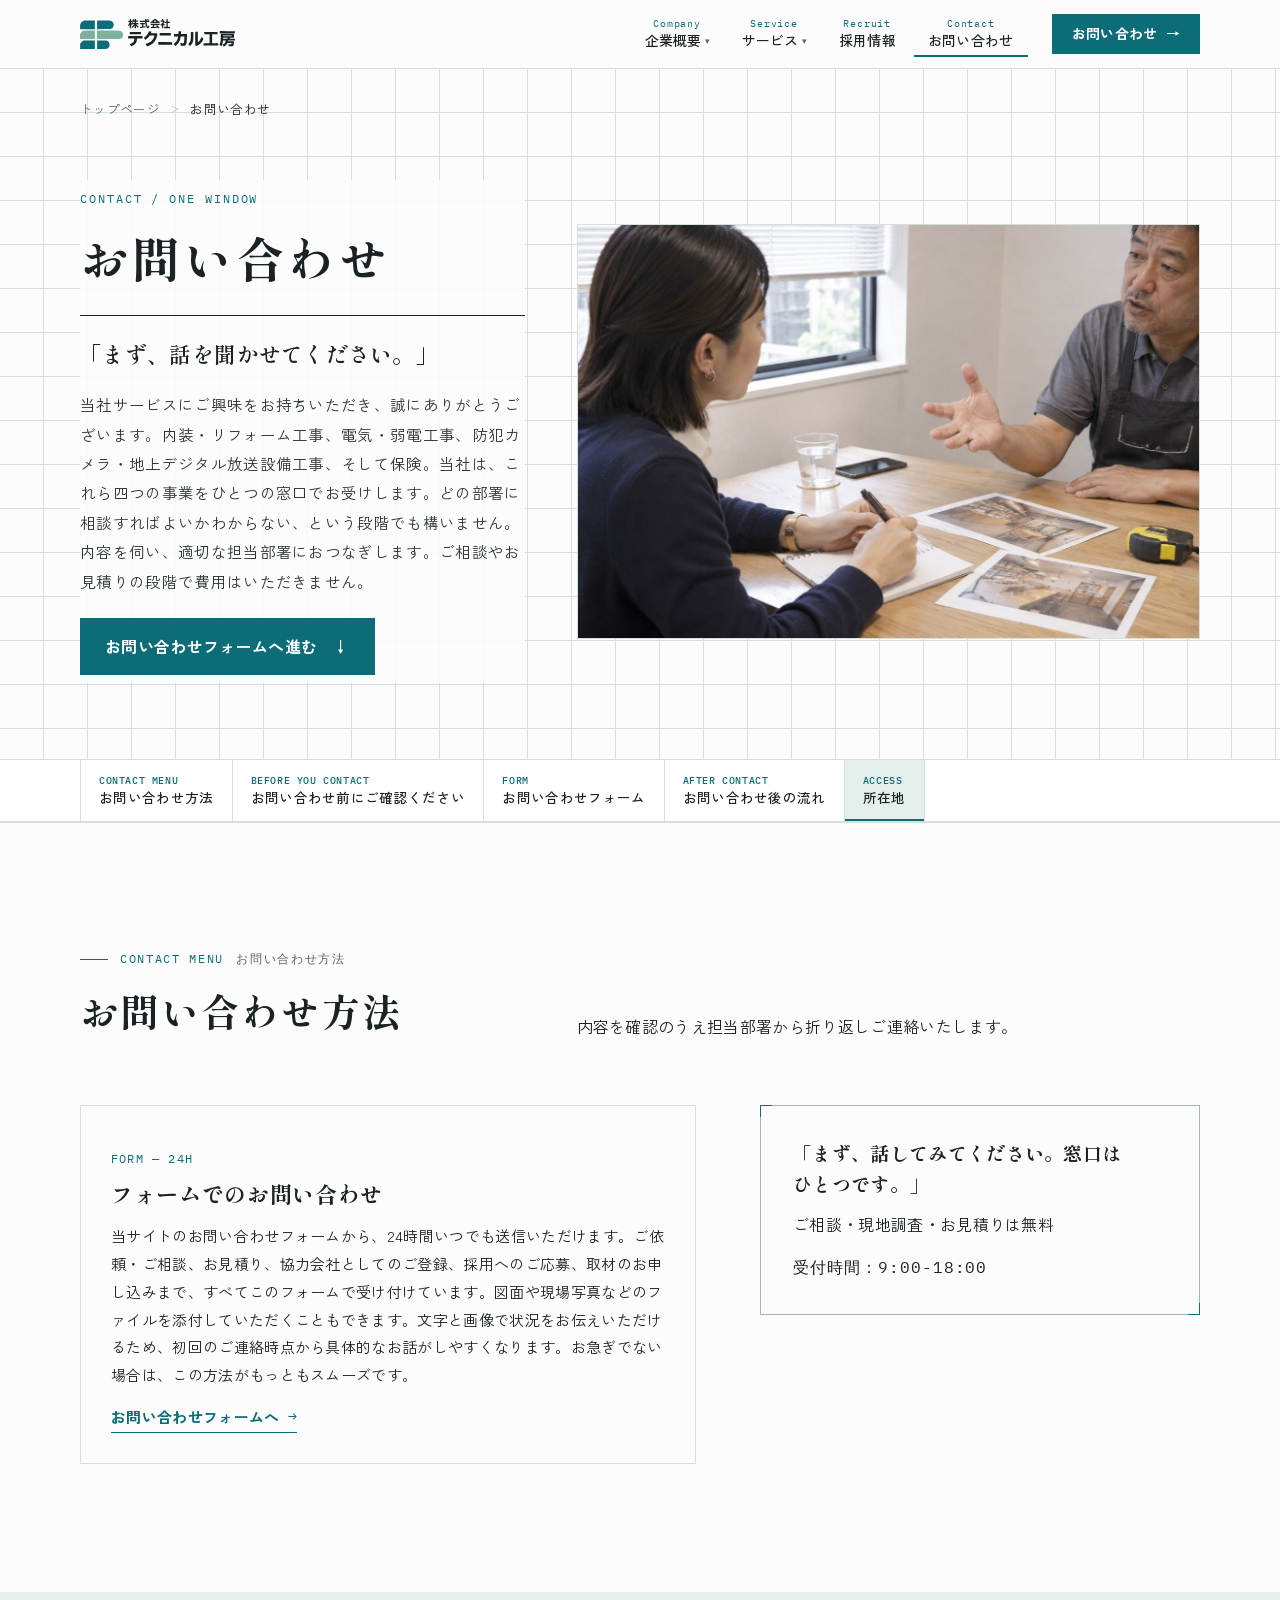
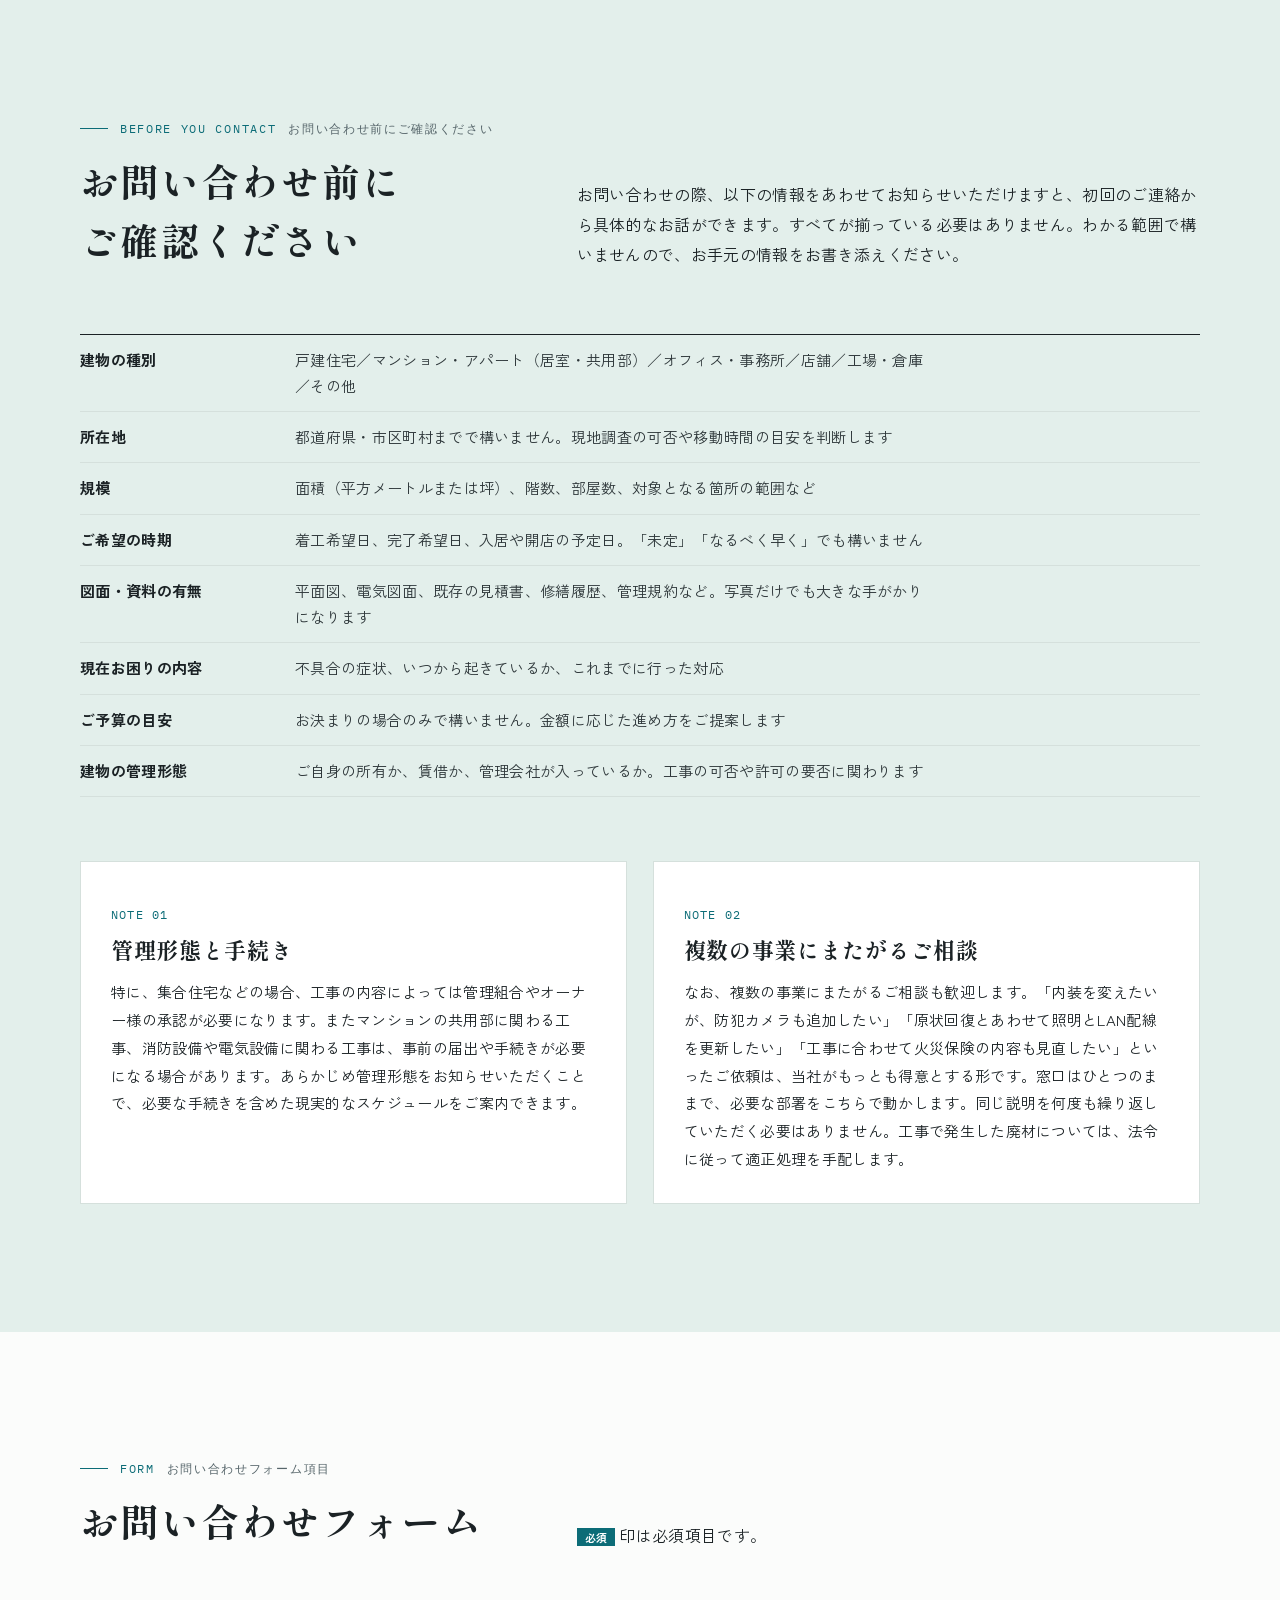
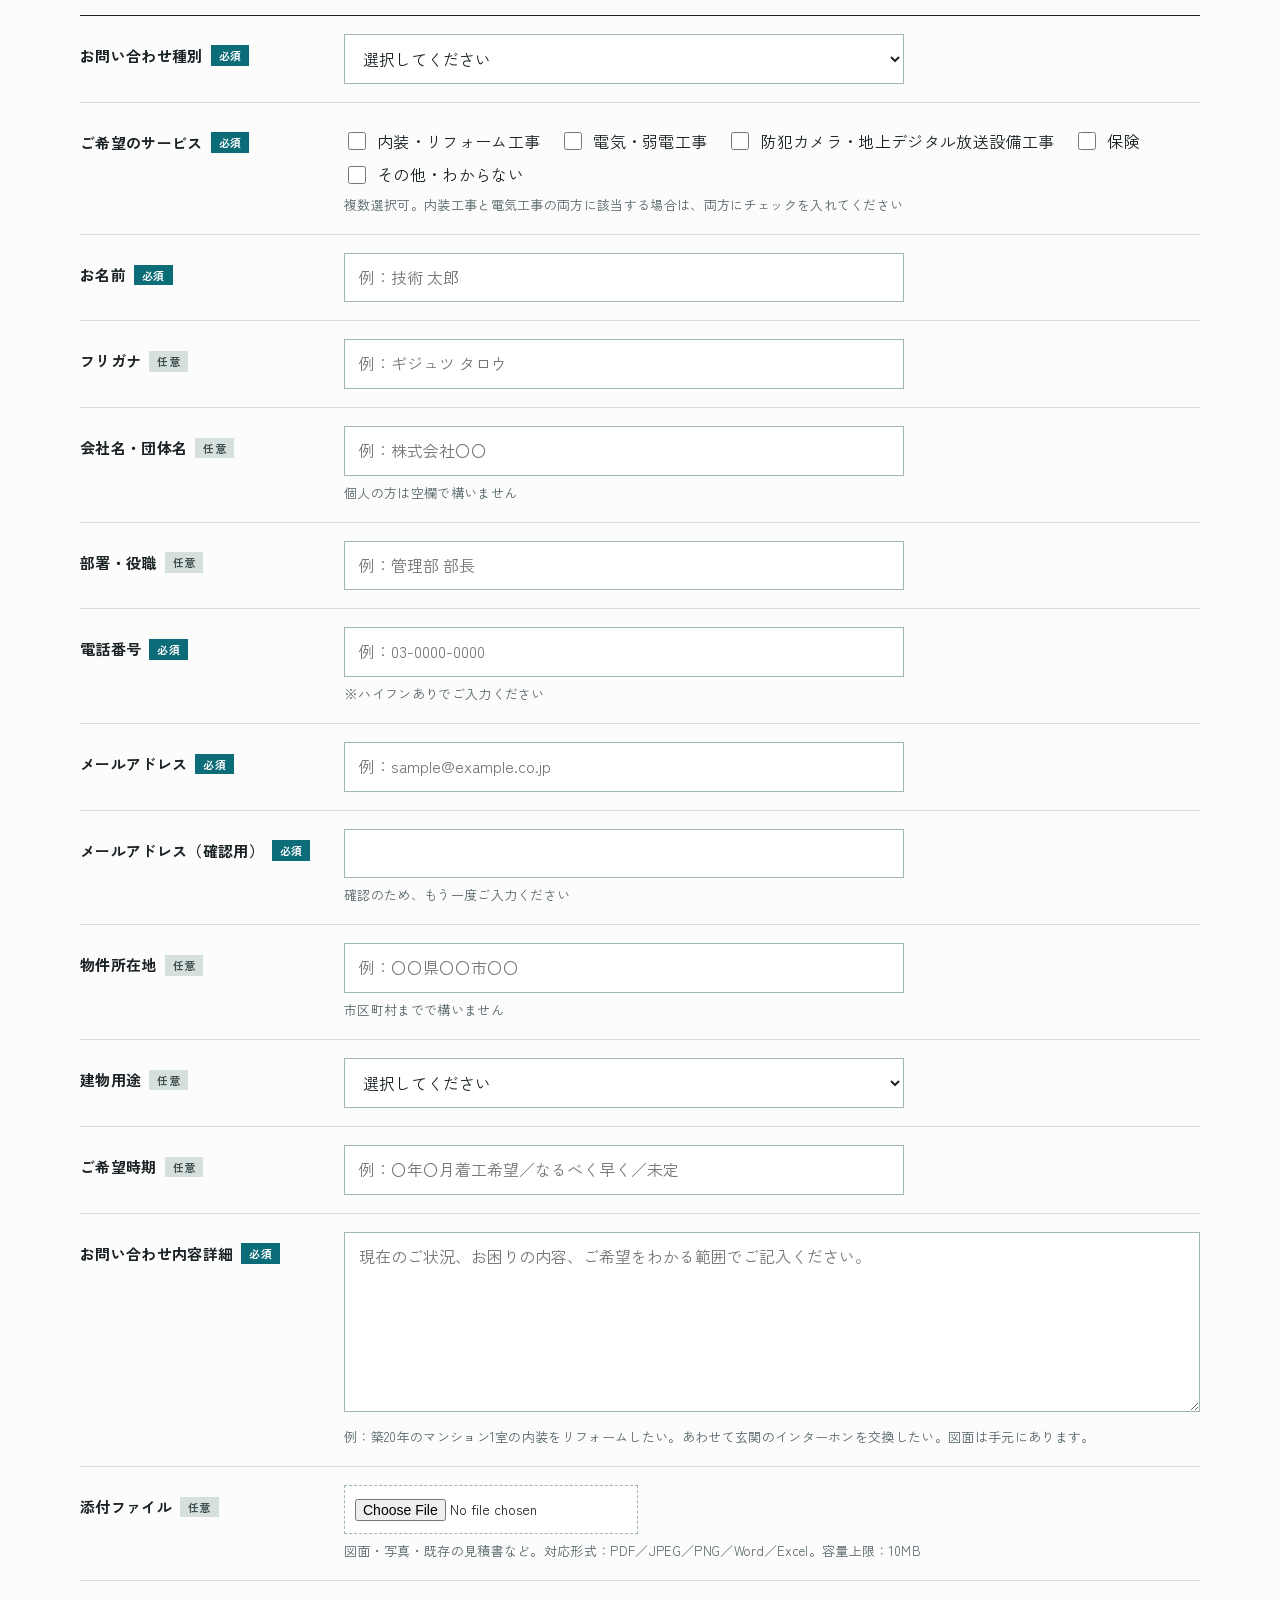
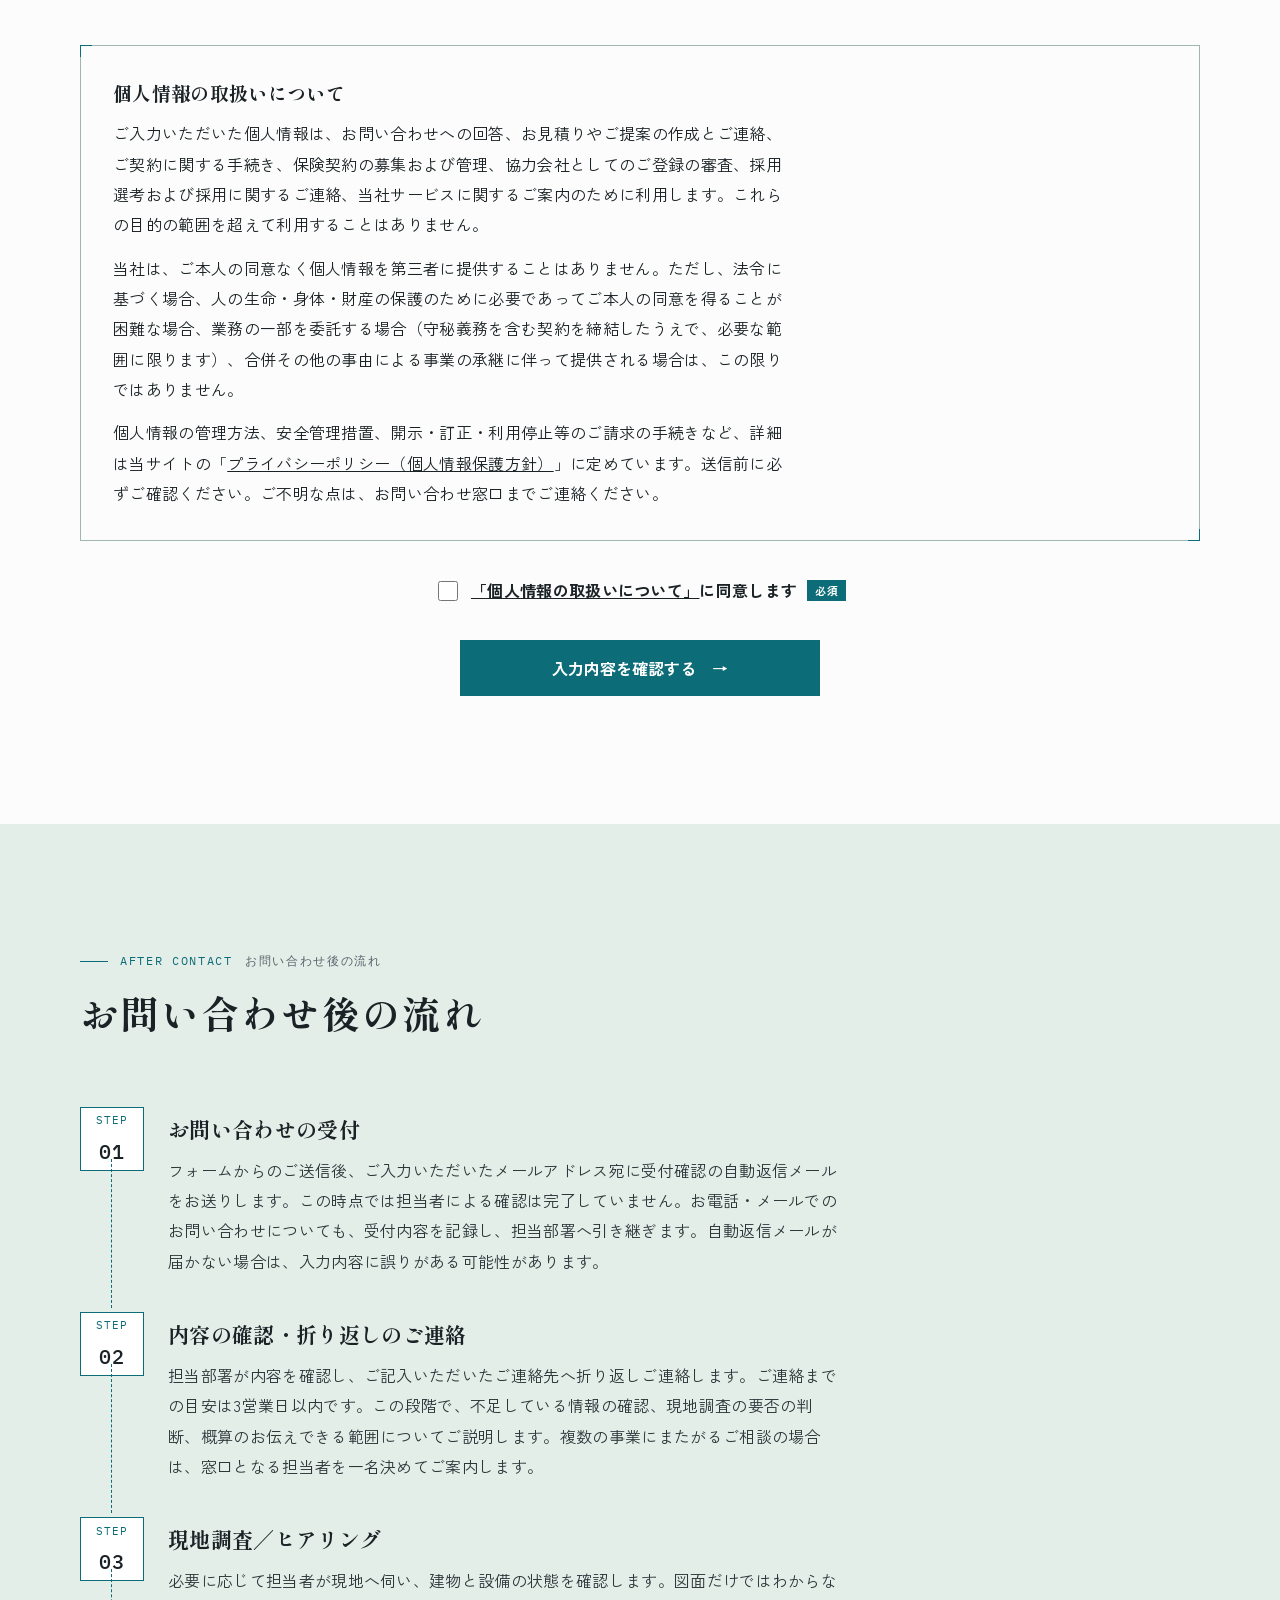
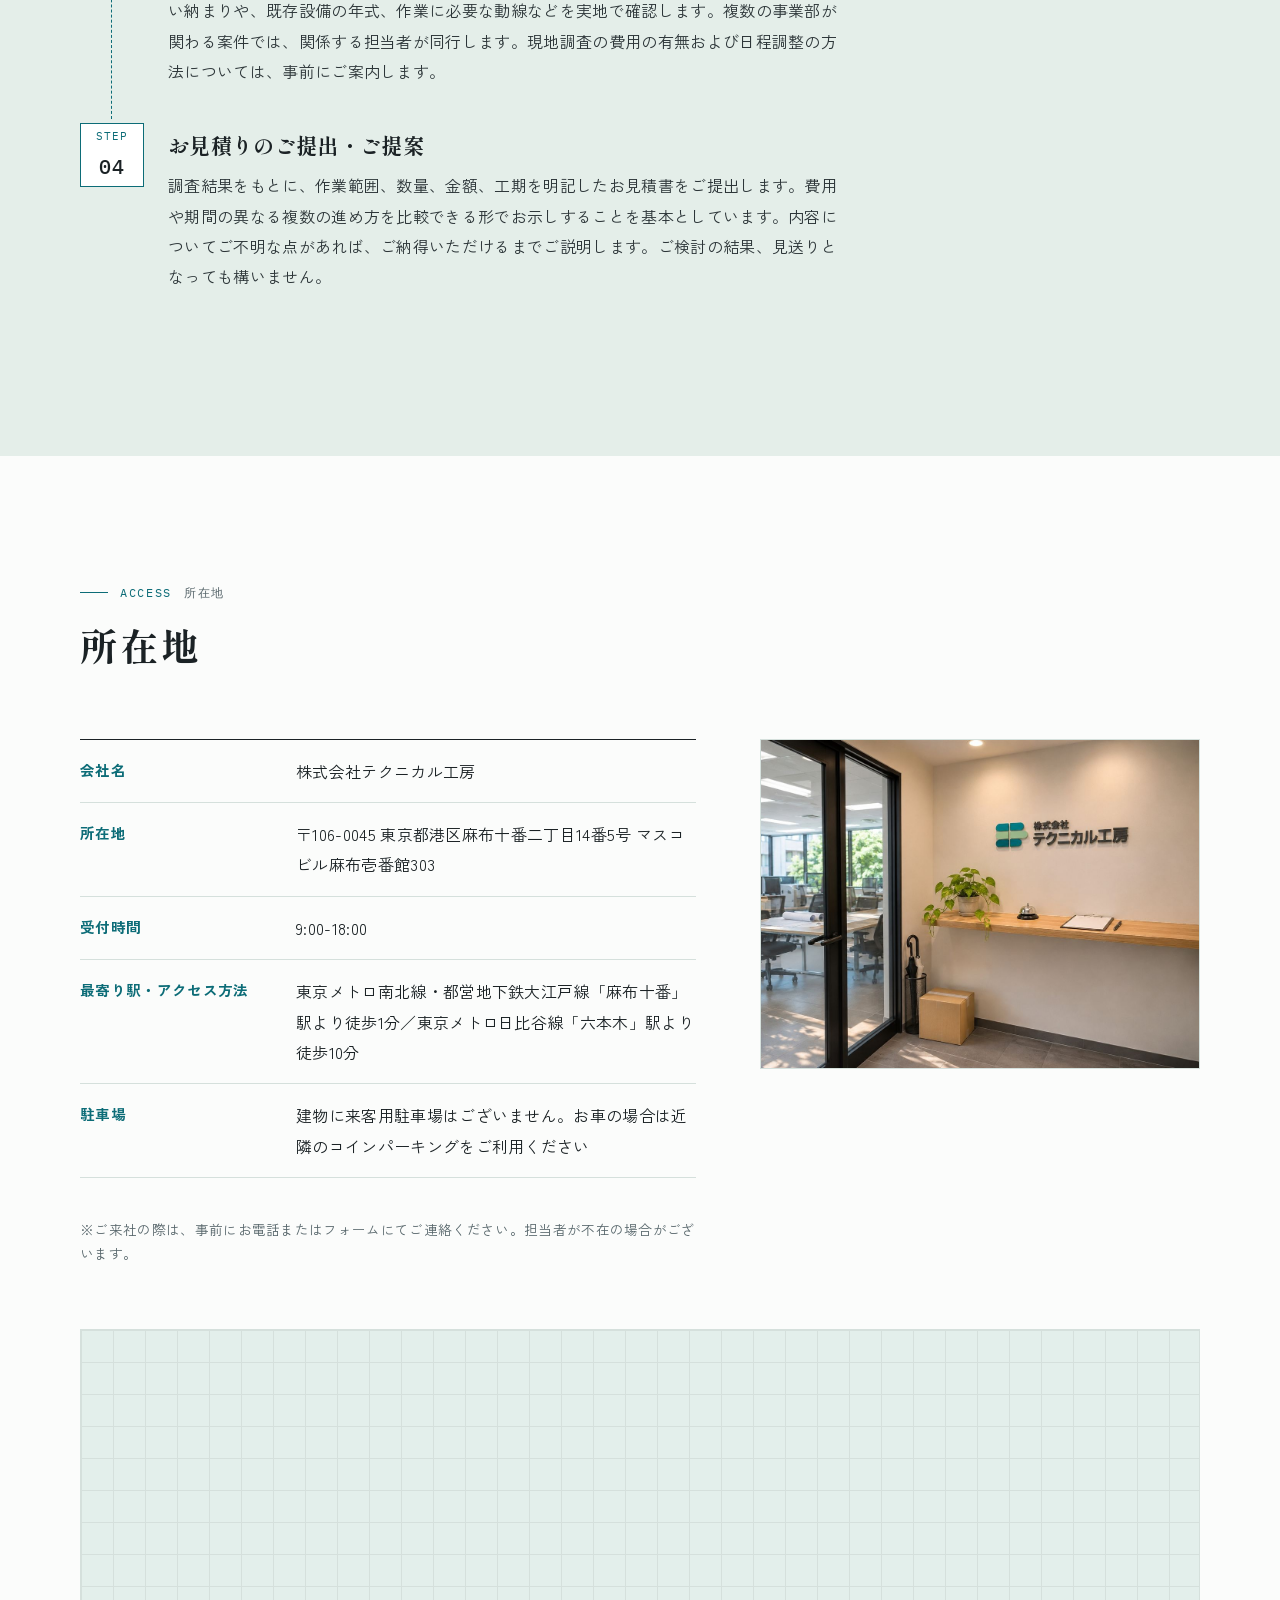
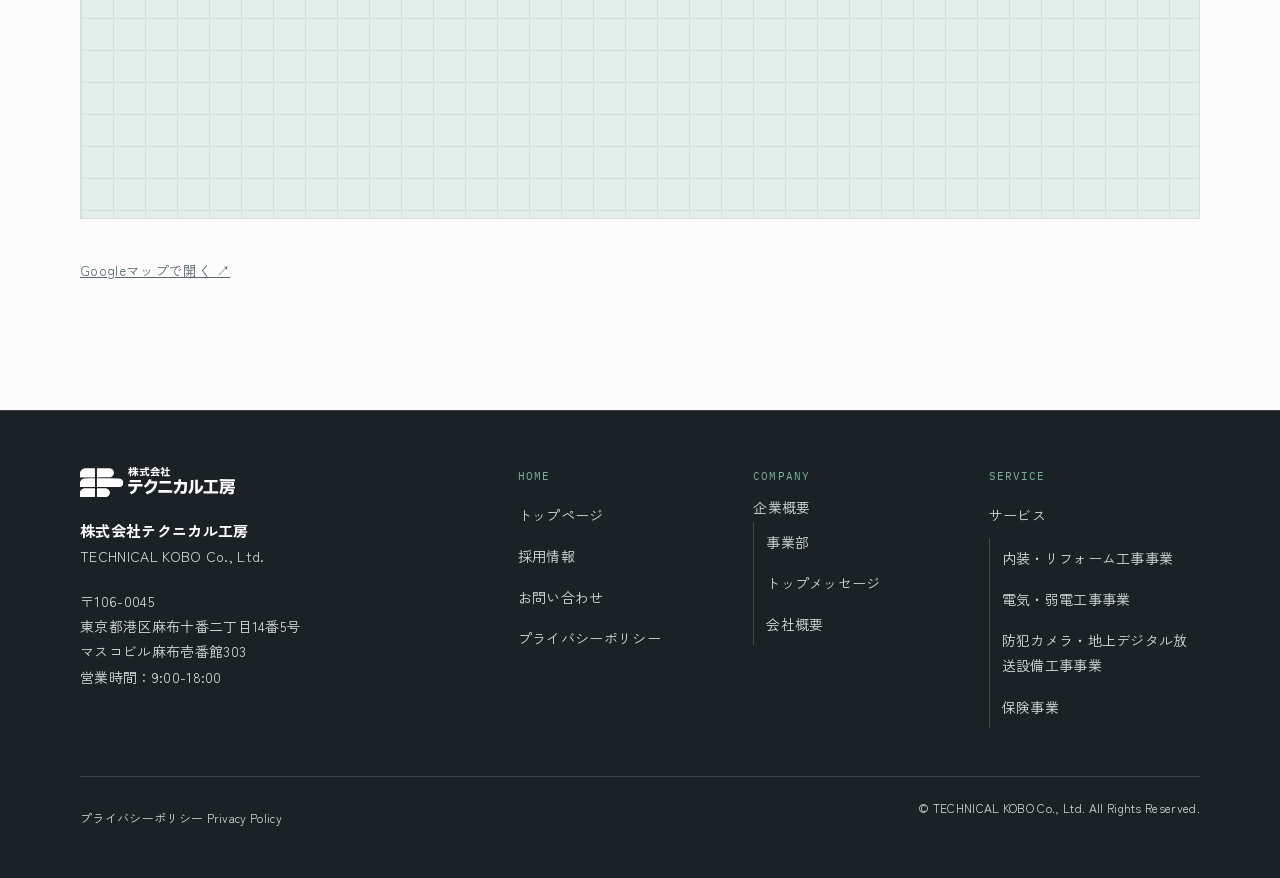
<file: contact/index.html>
<!doctype html>
<html lang="ja">
<head>
<meta charset="utf-8">
<meta name="viewport" content="width=device-width,initial-scale=1,viewport-fit=cover">
<title>お問い合わせ｜株式会社テクニカル工房</title>
<meta name="description" content="内装・リフォーム工事、電気・弱電工事、防犯カメラ・地上デジタル放送設備工事、そして保険。当社は、これら四つの事業をひとつの窓口でお受けします。">
<meta name="theme-color" content="#fbfcfb">
<link rel="canonical" href="https://ychess-apptix.github.io/technicalworks-preview/contact/">
<meta property="og:type" content="article">
<meta property="og:site_name" content="株式会社テクニカル工房">
<meta property="og:title" content="お問い合わせ｜株式会社テクニカル工房">
<meta property="og:description" content="内装・リフォーム工事、電気・弱電工事、防犯カメラ・地上デジタル放送設備工事、そして保険。当社は、これら四つの事業をひとつの窓口でお受けします。">
<meta property="og:url" content="https://ychess-apptix.github.io/technicalworks-preview/contact/">
<meta property="og:image" content="https://ychess-apptix.github.io/technicalworks-preview/assets/img/og.jpg">
<meta property="og:image:width" content="1200">
<meta property="og:image:height" content="630">
<meta property="og:locale" content="ja_JP">
<meta name="twitter:card" content="summary_large_image">
<link rel="icon" href="../favicon.ico">
<link rel="preconnect" href="https://fonts.googleapis.com">
<link rel="preconnect" href="https://fonts.gstatic.com" crossorigin>
<link rel="stylesheet" href="https://fonts.googleapis.com/css2?family=IBM+Plex+Mono:wght@400;500&amp;family=Shippori+Mincho+B1:wght@600;700&amp;family=Zen+Kaku+Gothic+New:wght@400;500;700&amp;display=swap">
<link rel="stylesheet" href="../assets/css/style.css">
</head>
<body>
<a class="vh skip" href="#main">本文へ移動</a>
<header class="hd">
 <div class="wrap hd-in">
  <a class="brand" href="../index.html"><img src="../assets/img/logo.svg" alt="株式会社テクニカル工房" width="160" height="31"></a>
  <nav class="gnav" id="gnav" aria-label="グローバルナビゲーション">
   <ul class="gl">
    <li class="dd" data-sec="company"><button class="dd-b" type="button" aria-expanded="false" aria-controls="m-co"><span class="en">Company</span><span class="lb">企業概要<i aria-hidden="true">▾</i></span></button>
     <ul class="dd-m" id="m-co"><li><a href="../company/index.html">事業部</a></li><li><a href="../company/message.html">トップメッセージ</a></li><li><a href="../company/overview.html">会社概要</a></li></ul></li>
    <li class="dd" data-sec="service"><button class="dd-b" type="button" aria-expanded="false" aria-controls="m-sv"><span class="en">Service</span><span class="lb">サービス<i aria-hidden="true">▾</i></span></button>
     <ul class="dd-m" id="m-sv"><li><a class="top" href="../service/index.html">SERVICE — サービス一覧</a></li><li><a href="../service/interior.html">内装・リフォーム工事事業</a></li><li><a href="../service/electrical.html">電気・弱電工事事業</a></li><li><a href="../service/security.html">防犯カメラ・地上デジタル放送設備工事事業</a></li><li><a href="../service/insurance.html">保険事業</a></li></ul></li>
    <li><a href="../recruit/index.html"><span class="en">Recruit</span>採用情報</a></li>
    <li><a href="../contact/index.html" aria-current="page"><span class="en">Contact</span>お問い合わせ</a></li>
   </ul>
  </nav>
  <a class="hd-cta" href="../contact/index.html" aria-current="page">お問い合わせ <span aria-hidden="true">→</span></a>
  <button class="burger" type="button" aria-expanded="false" aria-controls="gnav" aria-label="メニュー"><span></span></button>
 </div>
</header>
<main id="main">

<!-- ===== Page hero ===== -->
<section class="ph" aria-labelledby="ph-h">
 <div class="wrap">
  <ol class="crumb" aria-label="パンくずリスト"><li><a href="../index.html">トップページ</a></li><li><span aria-current="page">お問い合わせ</span></li></ol>
  <div class="ph-g">
   <div class="ph-t">
    <p class="ph-code">CONTACT / ONE WINDOW</p>
    <h1 class="ph-h" id="ph-h">お問い合わせ</h1>
    <p class="ph-catch">「まず、話を聞かせてください。」</p>
    <p class="ph-lead">当社サービスにご興味をお持ちいただき、誠にありがとうございます。内装・リフォーム工事、電気・弱電工事、防犯カメラ・地上デジタル放送設備工事、そして保険。当社は、これら四つの事業をひとつの窓口でお受けします。どの部署に相談すればよいかわからない、という段階でも構いません。内容を伺い、適切な担当部署におつなぎします。ご相談やお見積りの段階で費用はいただきません。</p>
    <a class="btn ph-jump" href="#form">お問い合わせフォームへ進む <span aria-hidden="true">↓</span></a>
   </div>
   <figure class="photo" data-src="../assets/img/contact.jpg" data-ratio="3/2">
    <figcaption class="photo-note"><b>CONTACT</b> 打ち合わせスペースで、担当者がお客様の話を書き留める</figcaption>
   </figure>
  </div>
 </div>
</section>

<nav class="lnav" aria-label="ページ内リンク">
 <div class="wrap"><ul>
  <li><a href="#menu"><span class="mono">CONTACT MENU</span>お問い合わせ方法</a></li>
  <li><a href="#before"><span class="mono">BEFORE YOU CONTACT</span>お問い合わせ前にご確認ください</a></li>
  <li><a href="#form"><span class="mono">FORM</span>お問い合わせフォーム</a></li>
  <li><a href="#after"><span class="mono">AFTER CONTACT</span>お問い合わせ後の流れ</a></li>
  <li><a href="#access"><span class="mono">ACCESS</span>所在地</a></li>
 </ul></div>
</nav>

<!-- ===== Contact Menu ===== -->
<section class="sec" id="menu" aria-labelledby="menu-h">
 <div class="wrap">
  <div class="sh">
   <div>
    <p class="eyebrow">CONTACT MENU <span>お問い合わせ方法</span></p>
    <h2 class="sec-h" id="menu-h">お問い合わせ方法</h2>
   </div>
   <p class="lead">内容を確認のうえ担当部署から折り返しご連絡いたします。</p>
  </div>
  <div class="split mt-l">
   <div class="card on-pale">
    <p class="no">FORM — 24H</p>
    <h3>フォームでのお問い合わせ</h3>
    <p>当サイトのお問い合わせフォームから、24時間いつでも送信いただけます。ご依頼・ご相談、お見積り、協力会社としてのご登録、採用へのご応募、取材のお申し込みまで、すべてこのフォームで受け付けています。図面や現場写真などのファイルを添付していただくこともできます。文字と画像で状況をお伝えいただけるため、初回のご連絡時点から具体的なお話がしやすくなります。お急ぎでない場合は、この方法がもっともスムーズです。</p>
    <a class="more" href="#form">お問い合わせフォームへ <span class="ar" aria-hidden="true">→</span></a>
   </div>
   <div class="box">
    <h3>「まず、話してみてください。窓口はひとつです。」</h3>
    <p>ご相談・現地調査・お見積りは無料</p>
    <p class="mono">受付時間：9:00-18:00</p>
   </div>
  </div>
 </div>
</section>

<!-- ===== Before You Contact ===== -->
<section class="sec band-pale" id="before" aria-labelledby="before-h">
 <div class="wrap">
  <div class="sh">
   <div>
    <p class="eyebrow">BEFORE YOU CONTACT <span>お問い合わせ前にご確認ください</span></p>
    <h2 class="sec-h" id="before-h">お問い合わせ前にご確認ください</h2>
   </div>
   <p class="lead">お問い合わせの際、以下の情報をあわせてお知らせいただけますと、初回のご連絡から具体的なお話ができます。すべてが揃っている必要はありません。わかる範囲で構いませんので、お手元の情報をお書き添えください。</p>
  </div>
  <ul class="items mt-l">
   <li><b>建物の種別</b><span>戸建住宅／マンション・アパート（居室・共用部）／オフィス・事務所／店舗／工場・倉庫／その他</span></li>
   <li><b>所在地</b><span>都道府県・市区町村までで構いません。現地調査の可否や移動時間の目安を判断します</span></li>
   <li><b>規模</b><span>面積（平方メートルまたは坪）、階数、部屋数、対象となる箇所の範囲など</span></li>
   <li><b>ご希望の時期</b><span>着工希望日、完了希望日、入居や開店の予定日。「未定」「なるべく早く」でも構いません</span></li>
   <li><b>図面・資料の有無</b><span>平面図、電気図面、既存の見積書、修繕履歴、管理規約など。写真だけでも大きな手がかりになります</span></li>
   <li><b>現在お困りの内容</b><span>不具合の症状、いつから起きているか、これまでに行った対応</span></li>
   <li><b>ご予算の目安</b><span>お決まりの場合のみで構いません。金額に応じた進め方をご提案します</span></li>
   <li><b>建物の管理形態</b><span>ご自身の所有か、賃借か、管理会社が入っているか。工事の可否や許可の要否に関わります</span></li>
  </ul>
  <div class="cards c2 mt-l">
   <div class="card"><p class="no">NOTE 01</p><h3>管理形態と手続き</h3><p>特に、集合住宅などの場合、工事の内容によっては管理組合やオーナー様の承認が必要になります。またマンションの共用部に関わる工事、消防設備や電気設備に関わる工事は、事前の届出や手続きが必要になる場合があります。あらかじめ管理形態をお知らせいただくことで、必要な手続きを含めた現実的なスケジュールをご案内できます。</p></div>
   <div class="card"><p class="no">NOTE 02</p><h3>複数の事業にまたがるご相談</h3><p>なお、複数の事業にまたがるご相談も歓迎します。「内装を変えたいが、防犯カメラも追加したい」「原状回復とあわせて照明とLAN配線を更新したい」「工事に合わせて火災保険の内容も見直したい」といったご依頼は、当社がもっとも得意とする形です。窓口はひとつのままで、必要な部署をこちらで動かします。同じ説明を何度も繰り返していただく必要はありません。工事で発生した廃材については、法令に従って適正処理を手配します。</p></div>
  </div>
 </div>
</section>

<!-- ===== Form ===== -->
<section class="sec" id="form" aria-labelledby="form-h">
 <div class="wrap">
  <div class="sh">
   <div>
    <p class="eyebrow">FORM <span>お問い合わせフォーム項目</span></p>
    <h2 class="sec-h" id="form-h">お問い合わせフォーム</h2>
   </div>
   <p class="lead"><span class="req">必須</span> 印は必須項目です。</p>
  </div>
  <form class="form mt-l" id="cform" action="#" method="post" enctype="multipart/form-data">
   <div class="f-row">
    <label class="f-l" for="f-type">お問い合わせ種別 <span class="req">必須</span></label>
    <div class="f-in">
     <select id="f-type" name="type" required>
      <option value="">選択してください</option>
      <option>ご依頼・ご相談</option>
      <option>お見積り</option>
      <option>協力会社のご登録</option>
      <option>採用へのご応募</option>
      <option>取材・その他</option>
     </select>
    </div>
   </div>
   <div class="f-row" role="group" aria-labelledby="f-svc-l">
    <p class="f-l" id="f-svc-l">ご希望のサービス <span class="req">必須</span></p>
    <div class="f-in">
     <div class="chk">
      <label><input type="checkbox" name="service" value="内装・リフォーム工事">内装・リフォーム工事</label>
      <label><input type="checkbox" name="service" value="電気・弱電工事">電気・弱電工事</label>
      <label><input type="checkbox" name="service" value="防犯カメラ・地上デジタル放送設備工事">防犯カメラ・地上デジタル放送設備工事</label>
      <label><input type="checkbox" name="service" value="保険">保険</label>
      <label><input type="checkbox" name="service" value="その他・わからない">その他・わからない</label>
     </div>
     <p class="hint">複数選択可。内装工事と電気工事の両方に該当する場合は、両方にチェックを入れてください</p>
    </div>
   </div>
   <div class="f-row">
    <label class="f-l" for="f-name">お名前 <span class="req">必須</span></label>
    <div class="f-in"><input type="text" id="f-name" name="name" autocomplete="name" placeholder="例：技術 太郎" required></div>
   </div>
   <div class="f-row">
    <label class="f-l" for="f-kana">フリガナ <span class="opt">任意</span></label>
    <div class="f-in"><input type="text" id="f-kana" name="kana" placeholder="例：ギジュツ タロウ"></div>
   </div>
   <div class="f-row">
    <label class="f-l" for="f-org">会社名・団体名 <span class="opt">任意</span></label>
    <div class="f-in"><input type="text" id="f-org" name="org" autocomplete="organization" placeholder="例：株式会社〇〇"><p class="hint">個人の方は空欄で構いません</p></div>
   </div>
   <div class="f-row">
    <label class="f-l" for="f-dept">部署・役職 <span class="opt">任意</span></label>
    <div class="f-in"><input type="text" id="f-dept" name="dept" placeholder="例：管理部 部長"></div>
   </div>
   <div class="f-row">
    <label class="f-l" for="f-tel">電話番号 <span class="req">必須</span></label>
    <div class="f-in"><input type="tel" id="f-tel" name="tel" autocomplete="tel" placeholder="例：03-0000-0000" required><p class="hint">※ハイフンありでご入力ください</p></div>
   </div>
   <div class="f-row">
    <label class="f-l" for="f-mail">メールアドレス <span class="req">必須</span></label>
    <div class="f-in"><input type="email" id="f-mail" name="email" autocomplete="email" placeholder="例：sample@example.co.jp" required></div>
   </div>
   <div class="f-row">
    <label class="f-l" for="f-mail2">メールアドレス（確認用） <span class="req">必須</span></label>
    <div class="f-in"><input type="email" id="f-mail2" name="email_confirm" autocomplete="email" required><p class="hint">確認のため、もう一度ご入力ください</p></div>
   </div>
   <div class="f-row">
    <label class="f-l" for="f-addr">物件所在地 <span class="opt">任意</span></label>
    <div class="f-in"><input type="text" id="f-addr" name="site_address" placeholder="例：〇〇県〇〇市〇〇"><p class="hint">市区町村までで構いません</p></div>
   </div>
   <div class="f-row">
    <label class="f-l" for="f-use">建物用途 <span class="opt">任意</span></label>
    <div class="f-in">
     <select id="f-use" name="building_use">
      <option value="">選択してください</option>
      <option>戸建住宅</option>
      <option>マンション・アパート</option>
      <option>オフィス・事務所</option>
      <option>店舗</option>
      <option>工場・倉庫</option>
      <option>その他</option>
     </select>
    </div>
   </div>
   <div class="f-row">
    <label class="f-l" for="f-when">ご希望時期 <span class="opt">任意</span></label>
    <div class="f-in"><input type="text" id="f-when" name="timing" placeholder="例：〇年〇月着工希望／なるべく早く／未定"></div>
   </div>
   <div class="f-row">
    <label class="f-l" for="f-body">お問い合わせ内容詳細 <span class="req">必須</span></label>
    <div class="f-in"><textarea id="f-body" name="message" placeholder="現在のご状況、お困りの内容、ご希望をわかる範囲でご記入ください。" required></textarea><p class="hint">例：築20年のマンション1室の内装をリフォームしたい。あわせて玄関のインターホンを交換したい。図面は手元にあります。</p></div>
   </div>
   <div class="f-row">
    <label class="f-l" for="f-file">添付ファイル <span class="opt">任意</span></label>
    <div class="f-in"><input type="file" id="f-file" name="attachment" accept=".pdf,.jpg,.jpeg,.png,.doc,.docx,.xls,.xlsx"><p class="hint">図面・写真・既存の見積書など。対応形式：PDF／JPEG／PNG／Word／Excel。容量上限：10MB</p></div>
   </div>
   <div class="box mt-l">
    <h3>個人情報の取扱いについて</h3>
    <p>ご入力いただいた個人情報は、お問い合わせへの回答、お見積りやご提案の作成とご連絡、ご契約に関する手続き、保険契約の募集および管理、協力会社としてのご登録の審査、採用選考および採用に関するご連絡、当社サービスに関するご案内のために利用します。これらの目的の範囲を超えて利用することはありません。</p>
    <p>当社は、ご本人の同意なく個人情報を第三者に提供することはありません。ただし、法令に基づく場合、人の生命・身体・財産の保護のために必要であってご本人の同意を得ることが困難な場合、業務の一部を委託する場合（守秘義務を含む契約を締結したうえで、必要な範囲に限ります）、合併その他の事由による事業の承継に伴って提供される場合は、この限りではありません。</p>
    <p>個人情報の管理方法、安全管理措置、開示・訂正・利用停止等のご請求の手続きなど、詳細は当サイトの「<a href="../privacy/index.html">プライバシーポリシー（個人情報保護方針）</a>」に定めています。送信前に必ずご確認ください。ご不明な点は、お問い合わせ窓口までご連絡ください。</p>
   </div>
   <div class="f-agree">
    <label><input type="checkbox" name="agree" value="1" required><span><a href="../privacy/index.html">「個人情報の取扱いについて」</a>に同意します</span> <span class="req">必須</span></label>
   </div>
   <div class="f-sub">
    <button type="submit" class="btn">入力内容を確認する <span aria-hidden="true">→</span></button>
   </div>
  </form>
  <p id="cform-msg" class="box mt-m" hidden tabindex="-1">送信機能は公開時に接続します。</p>
 </div>
</section>

<!-- ===== After Contact ===== -->
<section class="sec band-sage" id="after" aria-labelledby="after-h">
 <div class="wrap">
  <div class="sh">
   <div>
    <p class="eyebrow">AFTER CONTACT <span>お問い合わせ後の流れ</span></p>
    <h2 class="sec-h" id="after-h">お問い合わせ後の流れ</h2>
   </div>
  </div>
  <ol class="steps mt-l">
   <li><span class="st-n">STEP<b>01</b></span><div class="st-b"><h3>お問い合わせの受付</h3><p>フォームからのご送信後、ご入力いただいたメールアドレス宛に受付確認の自動返信メールをお送りします。この時点では担当者による確認は完了していません。お電話・メールでのお問い合わせについても、受付内容を記録し、担当部署へ引き継ぎます。自動返信メールが届かない場合は、入力内容に誤りがある可能性があります。</p></div></li>
   <li><span class="st-n">STEP<b>02</b></span><div class="st-b"><h3>内容の確認・折り返しのご連絡</h3><p>担当部署が内容を確認し、ご記入いただいたご連絡先へ折り返しご連絡します。ご連絡までの目安は3営業日以内です。この段階で、不足している情報の確認、現地調査の要否の判断、概算のお伝えできる範囲についてご説明します。複数の事業にまたがるご相談の場合は、窓口となる担当者を一名決めてご案内します。</p></div></li>
   <li><span class="st-n">STEP<b>03</b></span><div class="st-b"><h3>現地調査／ヒアリング</h3><p>必要に応じて担当者が現地へ伺い、建物と設備の状態を確認します。図面だけではわからない納まりや、既存設備の年式、作業に必要な動線などを実地で確認します。複数の事業部が関わる案件では、関係する担当者が同行します。現地調査の費用の有無および日程調整の方法については、事前にご案内します。</p></div></li>
   <li><span class="st-n">STEP<b>04</b></span><div class="st-b"><h3>お見積りのご提出・ご提案</h3><p>調査結果をもとに、作業範囲、数量、金額、工期を明記したお見積書をご提出します。費用や期間の異なる複数の進め方を比較できる形でお示しすることを基本としています。内容についてご不明な点があれば、ご納得いただけるまでご説明します。ご検討の結果、見送りとなっても構いません。</p></div></li>
  </ol>
 </div>
</section>

<!-- ===== Access ===== -->
<section class="sec" id="access" aria-labelledby="access-h">
 <div class="wrap">
  <div class="sh">
   <div>
    <p class="eyebrow">ACCESS <span>所在地</span></p>
    <h2 class="sec-h" id="access-h">所在地</h2>
   </div>
  </div>
  <div class="split mt-l">
   <div>
    <dl class="spec">
     <div><dt>会社名</dt><dd>株式会社テクニカル工房</dd></div>
     <div><dt>所在地</dt><dd>〒106-0045 東京都港区麻布十番二丁目14番5号 マスコビル麻布壱番館303</dd></div>
     <div><dt>受付時間</dt><dd>9:00-18:00</dd></div>
     <div><dt>最寄り駅・アクセス方法</dt><dd>東京メトロ南北線・都営地下鉄大江戸線「麻布十番」駅より徒歩1分／東京メトロ日比谷線「六本木」駅より徒歩10分</dd></div>
     <div><dt>駐車場</dt><dd>建物に来客用駐車場はございません。お車の場合は近隣のコインパーキングをご利用ください</dd></div>
    </dl>
    <p class="note mt-m">※ご来社の際は、事前にお電話またはフォームにてご連絡ください。担当者が不在の場合がございます。</p>
   </div>
   <figure class="photo" data-src="../assets/img/entrance.jpg" data-ratio="4/3">
    <figcaption class="photo-note"><b>ENTRANCE</b> 本社オフィスの受付</figcaption>
   </figure>
  </div>
  <!-- 周辺地図：Googleマップの埋め込みを想定（公開時に iframe を .map 内へ挿入） -->
  <div class="map mt-l">
   <iframe src="https://maps.google.com/maps?q=%E6%9D%B1%E4%BA%AC%E9%83%BD%E6%B8%AF%E5%8C%BA%E9%BA%BB%E5%B8%83%E5%8D%81%E7%95%AA2-14-5%20%E3%83%9E%E3%82%B9%E3%82%B3%E3%83%93%E3%83%AB%E9%BA%BB%E5%B8%83%E5%A3%B1%E7%95%AA%E9%A4%A8&amp;z=17&amp;hl=ja&amp;output=embed" title="Googleマップ：株式会社テクニカル工房 本店（東京都港区麻布十番二丁目14番5号）" loading="lazy" referrerpolicy="no-referrer-when-downgrade" allowfullscreen></iframe>
  </div>
  <p class="note mt-m"><a href="https://www.google.com/maps/search/?api=1&amp;query=%E6%9D%B1%E4%BA%AC%E9%83%BD%E6%B8%AF%E5%8C%BA%E9%BA%BB%E5%B8%83%E5%8D%81%E7%95%AA2-14-5%20%E3%83%9E%E3%82%B9%E3%82%B3%E3%83%93%E3%83%AB%E9%BA%BB%E5%B8%83%E5%A3%B1%E7%95%AA%E9%A4%A8" target="_blank" rel="noopener">Googleマップで開く <span aria-hidden="true">↗</span></a></p>
 </div>
</section>
</main>

<footer class="ft">
 <div class="wrap">
  <div class="ft-g">
   <div>
    <img class="ft-logo" src="../assets/img/logo-white.svg" alt="株式会社テクニカル工房" width="155" height="30">
    <p class="ft-co"><b>株式会社テクニカル工房</b>TECHNICAL KOBO Co., Ltd.</p>
    <p class="ft-co">〒106-0045<br>東京都港区麻布十番二丁目14番5号<br>マスコビル麻布壱番館303<br>営業時間：9:00-18:00</p>
   </div>
   <nav class="ft-map" aria-labelledby="ft-sm">
    <h2 class="vh" id="ft-sm">サイトマップ</h2>
    <div><p class="fh" aria-hidden="true">HOME</p><ul><li><a href="../index.html">トップページ</a></li><li><a href="../recruit/index.html">採用情報</a></li><li><a href="../contact/index.html" aria-current="page">お問い合わせ</a></li><li><a href="../privacy/index.html">プライバシーポリシー</a></li></ul></div>
    <div><p class="fh" aria-hidden="true">COMPANY</p><ul><li>企業概要<ul><li><a href="../company/index.html">事業部</a></li><li><a href="../company/message.html">トップメッセージ</a></li><li><a href="../company/overview.html">会社概要</a></li></ul></li></ul></div>
    <div><p class="fh" aria-hidden="true">SERVICE</p><ul><li><a href="../service/index.html">サービス</a><ul><li><a href="../service/interior.html">内装・リフォーム工事事業</a></li><li><a href="../service/electrical.html">電気・弱電工事事業</a></li><li><a href="../service/security.html">防犯カメラ・地上デジタル放送設備工事事業</a></li><li><a href="../service/insurance.html">保険事業</a></li></ul></li></ul></div>
   </nav>
  </div>
  <div class="ft-bt">
   <a href="../privacy/index.html">プライバシーポリシー Privacy Policy</a>
   <p>© TECHNICAL KOBO Co., Ltd. All Rights Reserved.</p>
  </div>
 </div>
</footer>

<div class="follow"><a href="../contact/index.html" aria-current="page">お問い合わせ <span aria-hidden="true">→</span></a></div>
<script src="../assets/js/main.js"></script>
</body>
</html>
</file>
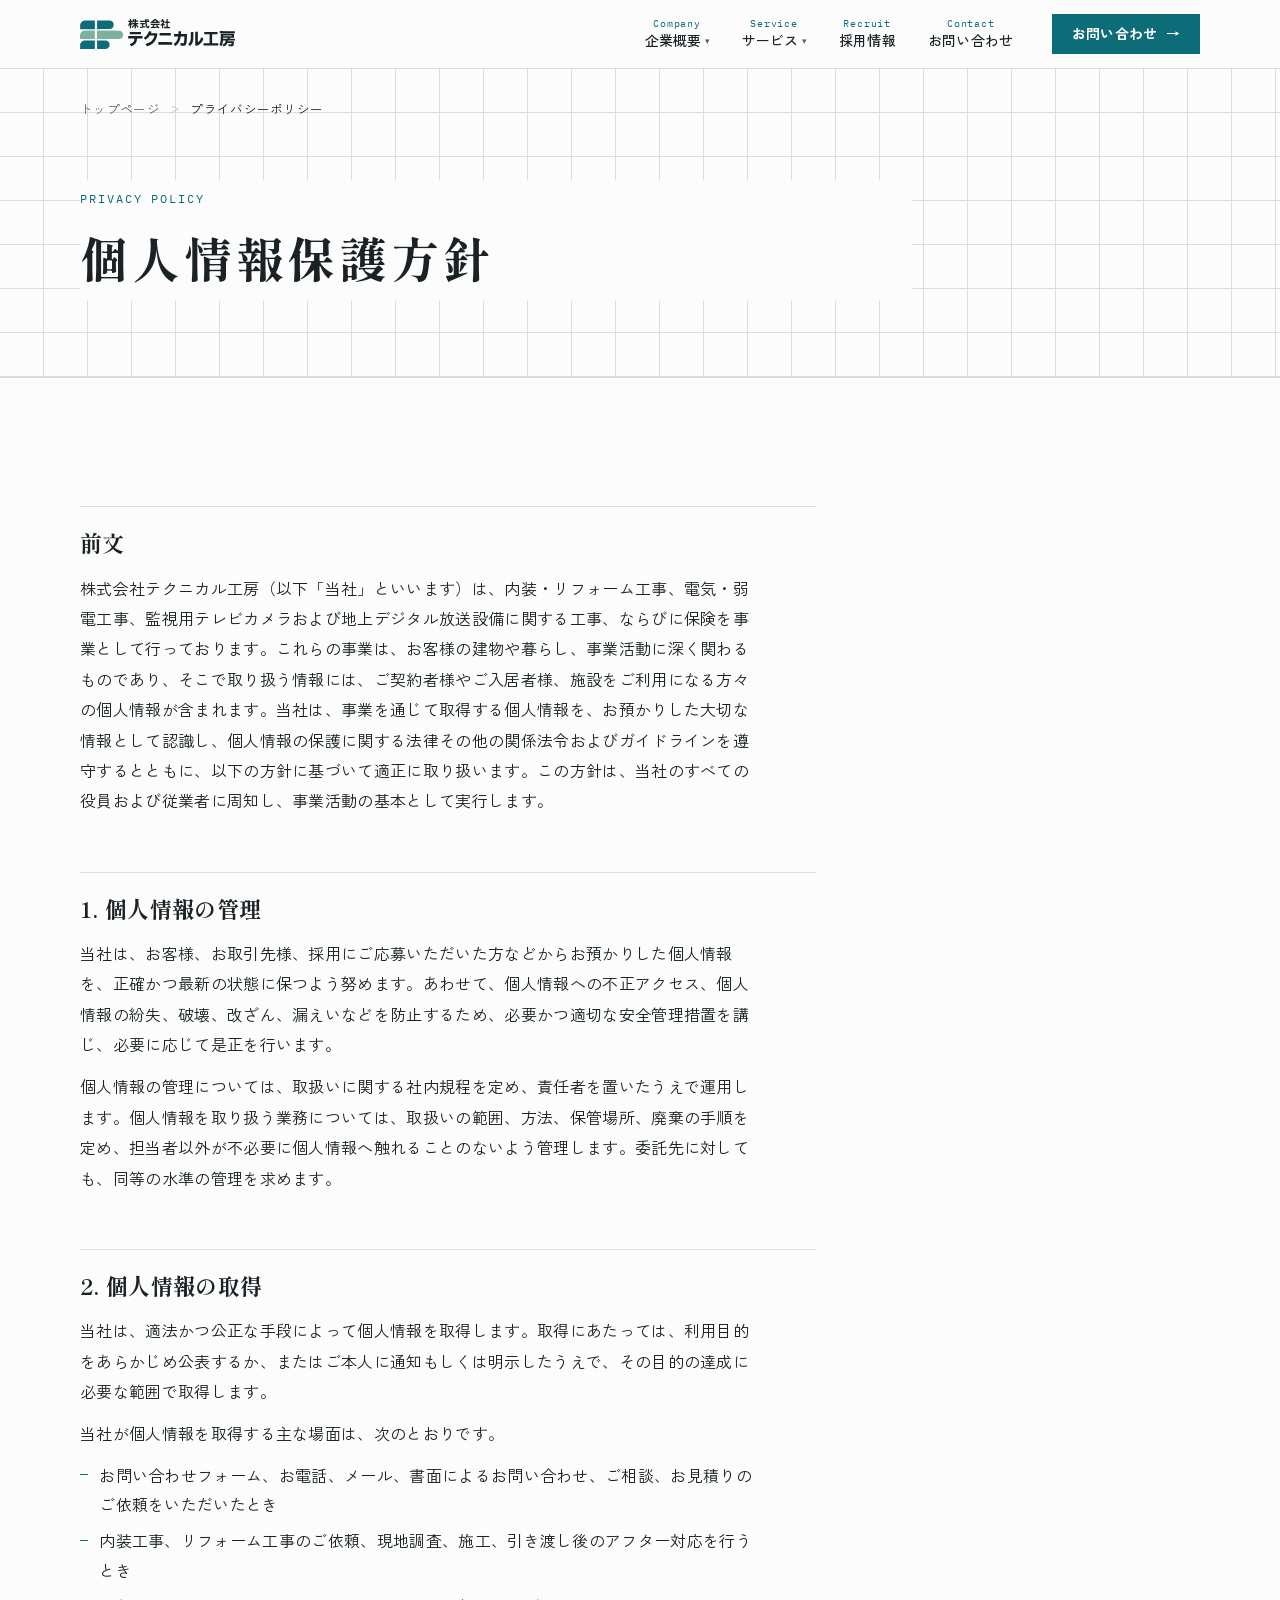
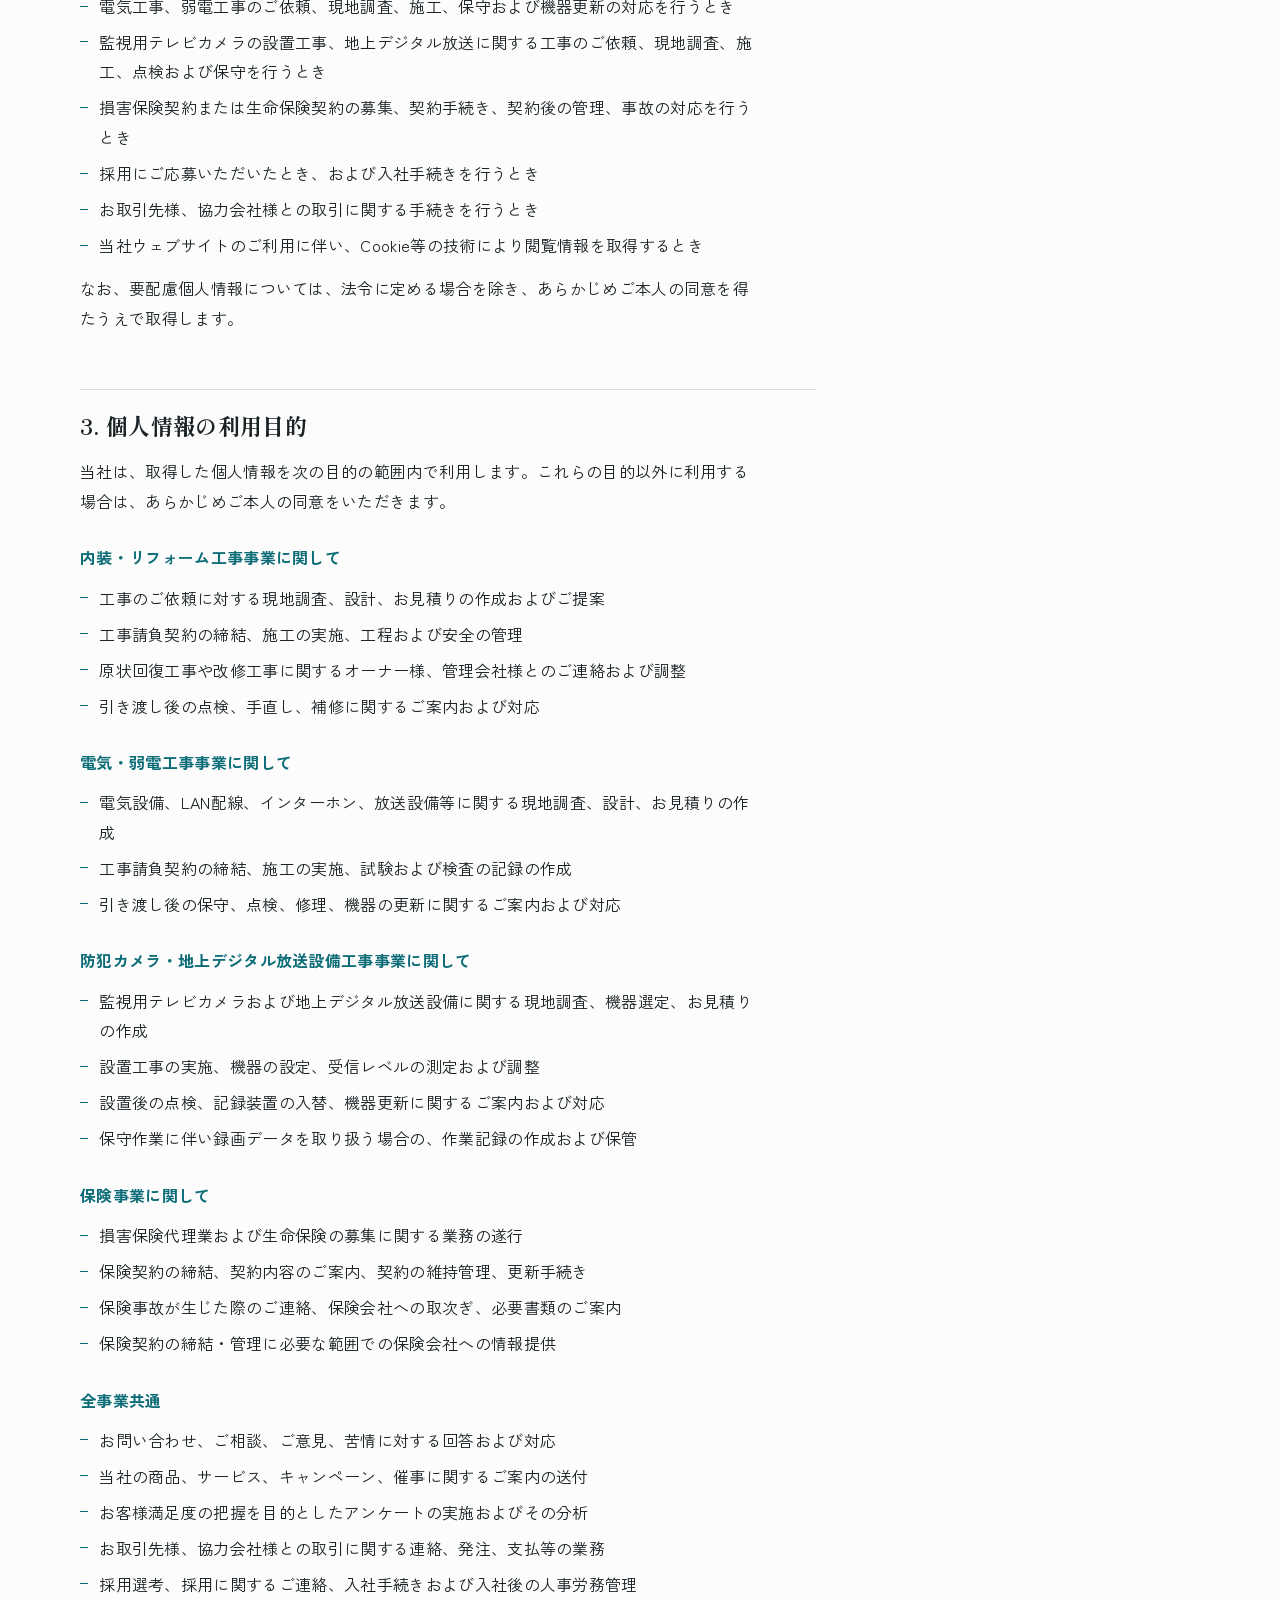
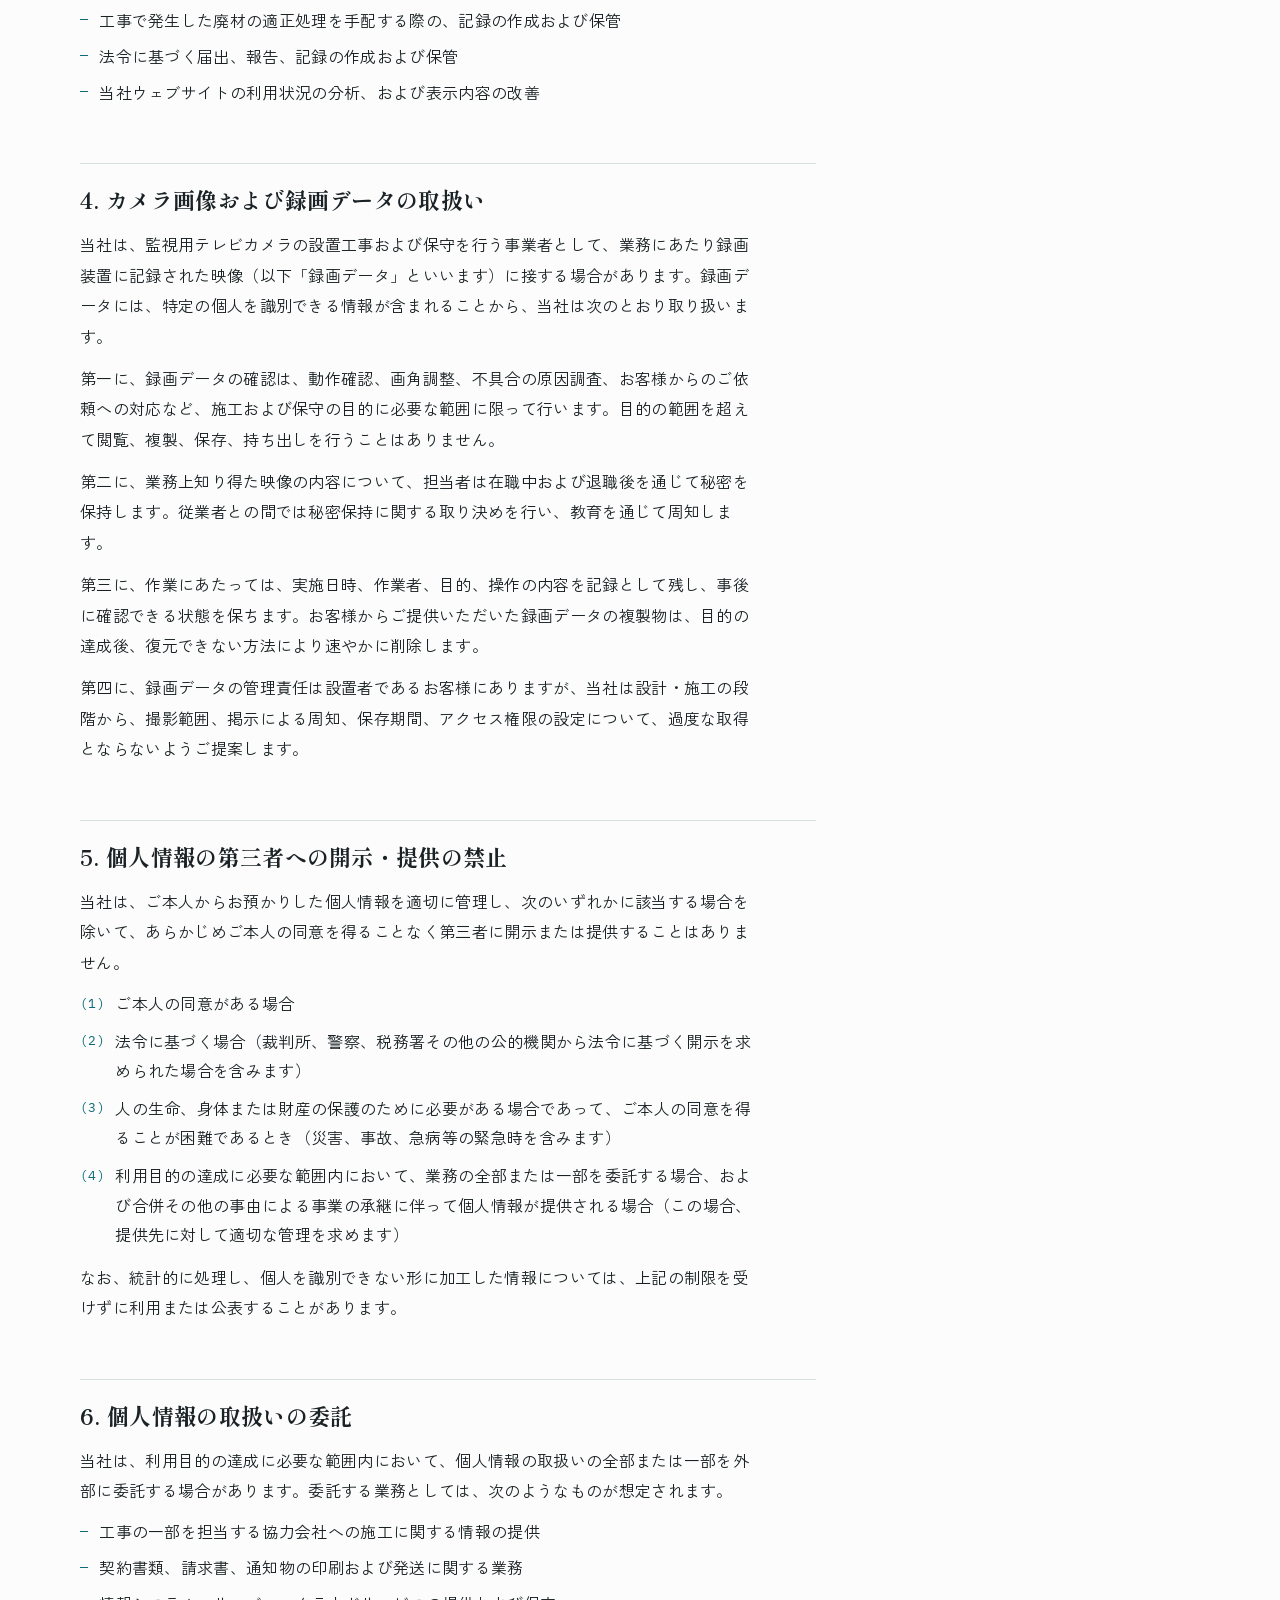
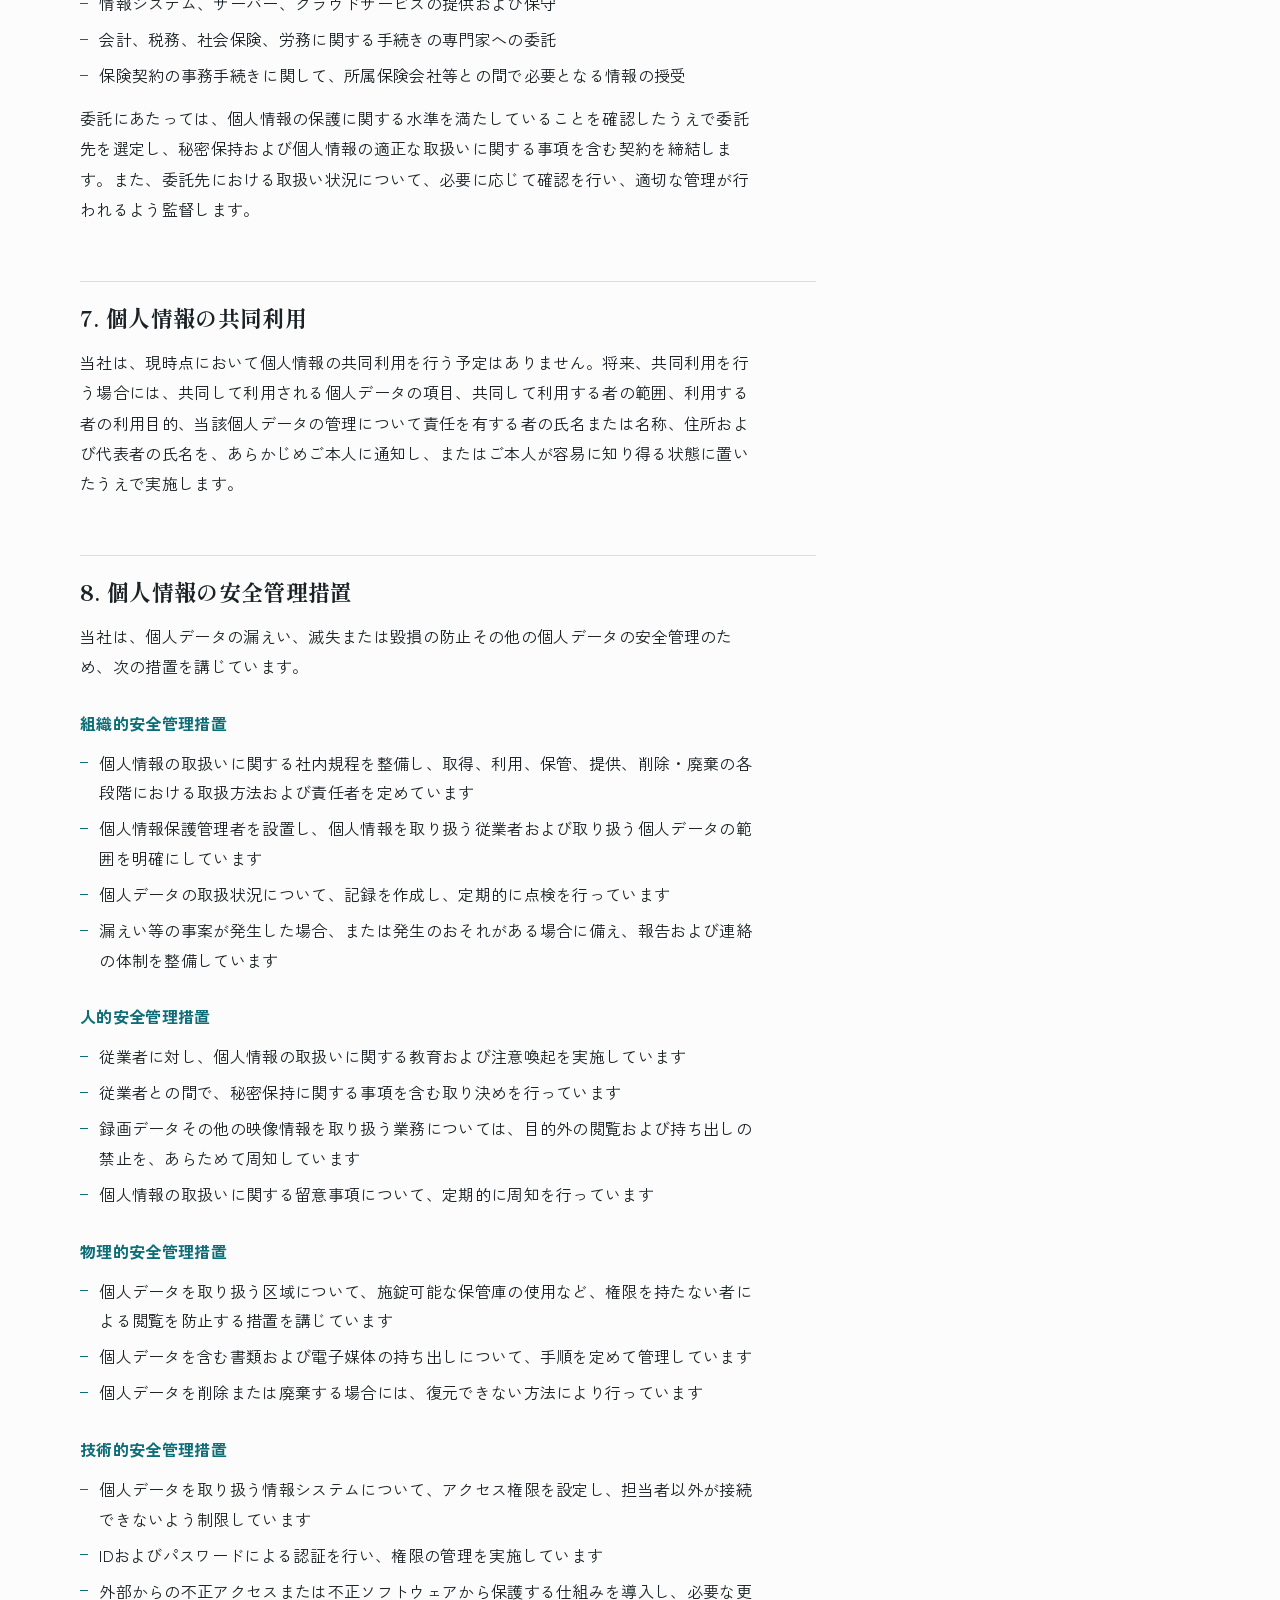
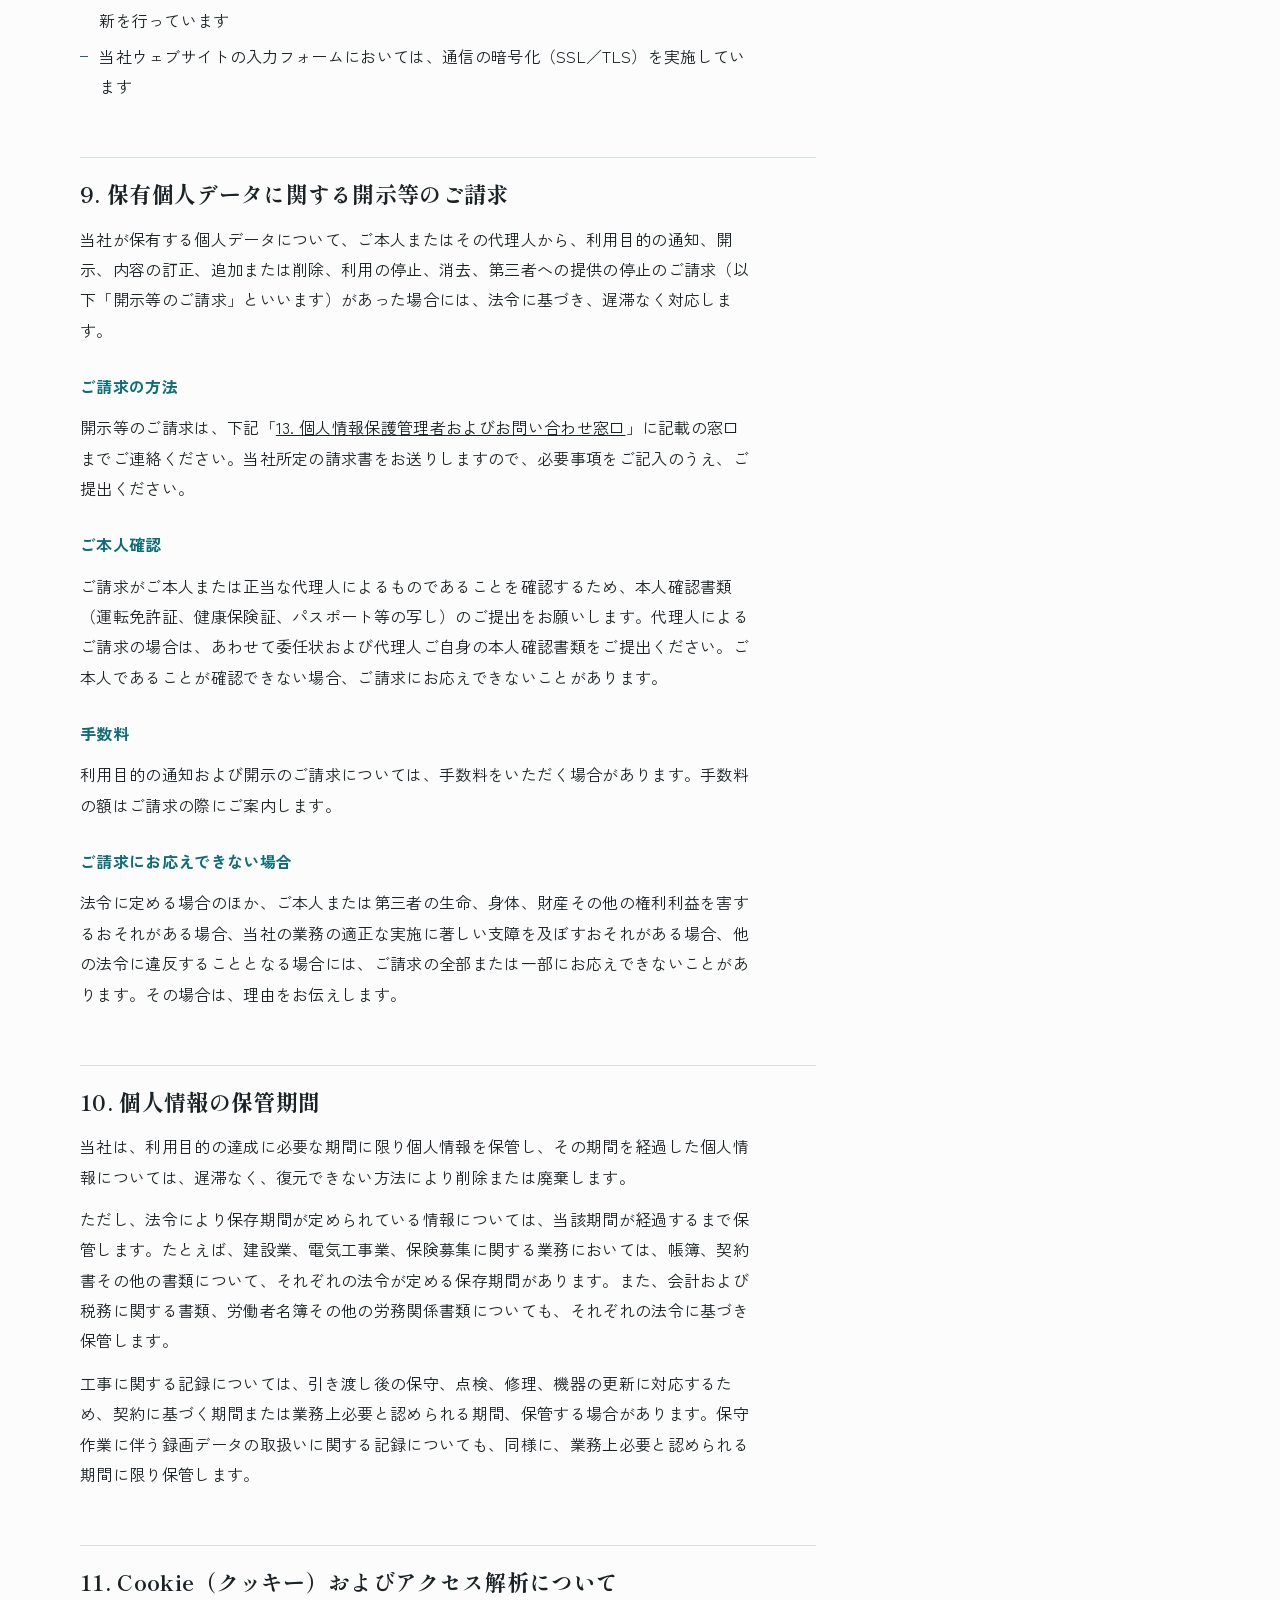
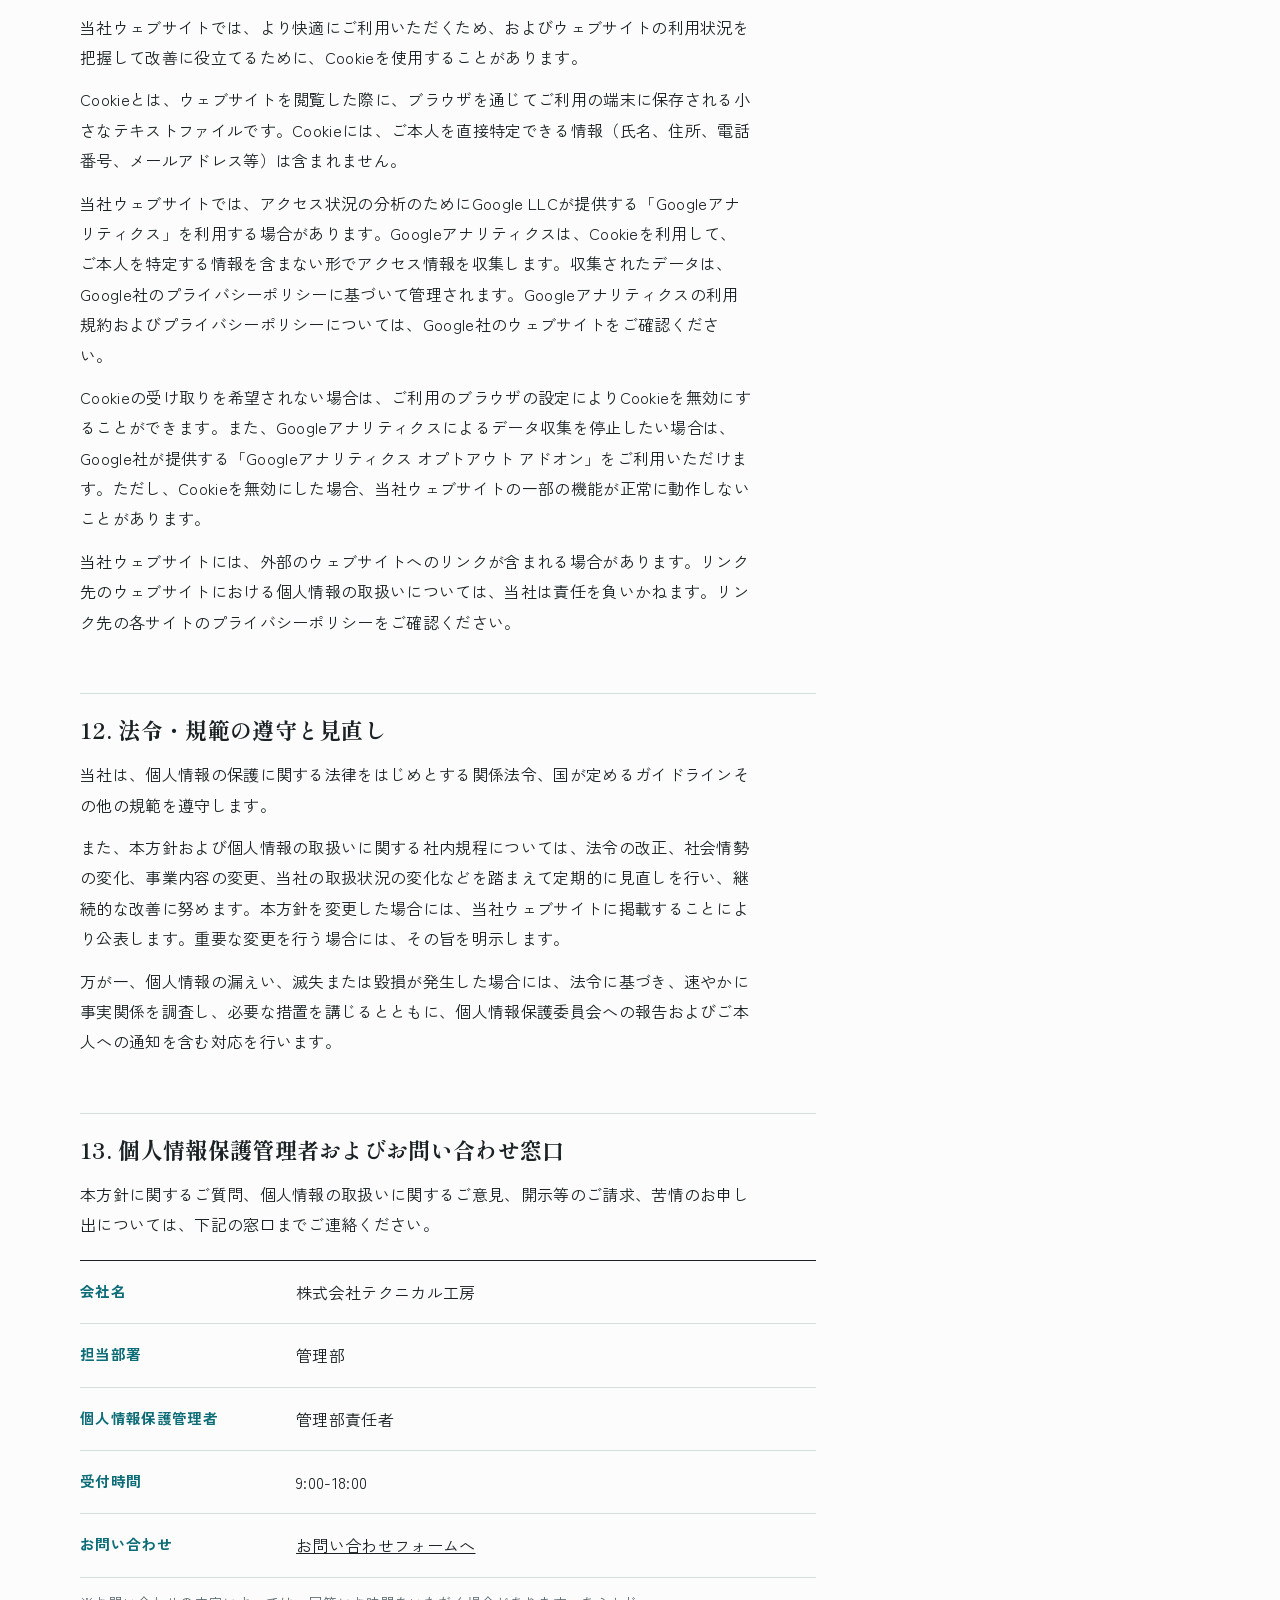
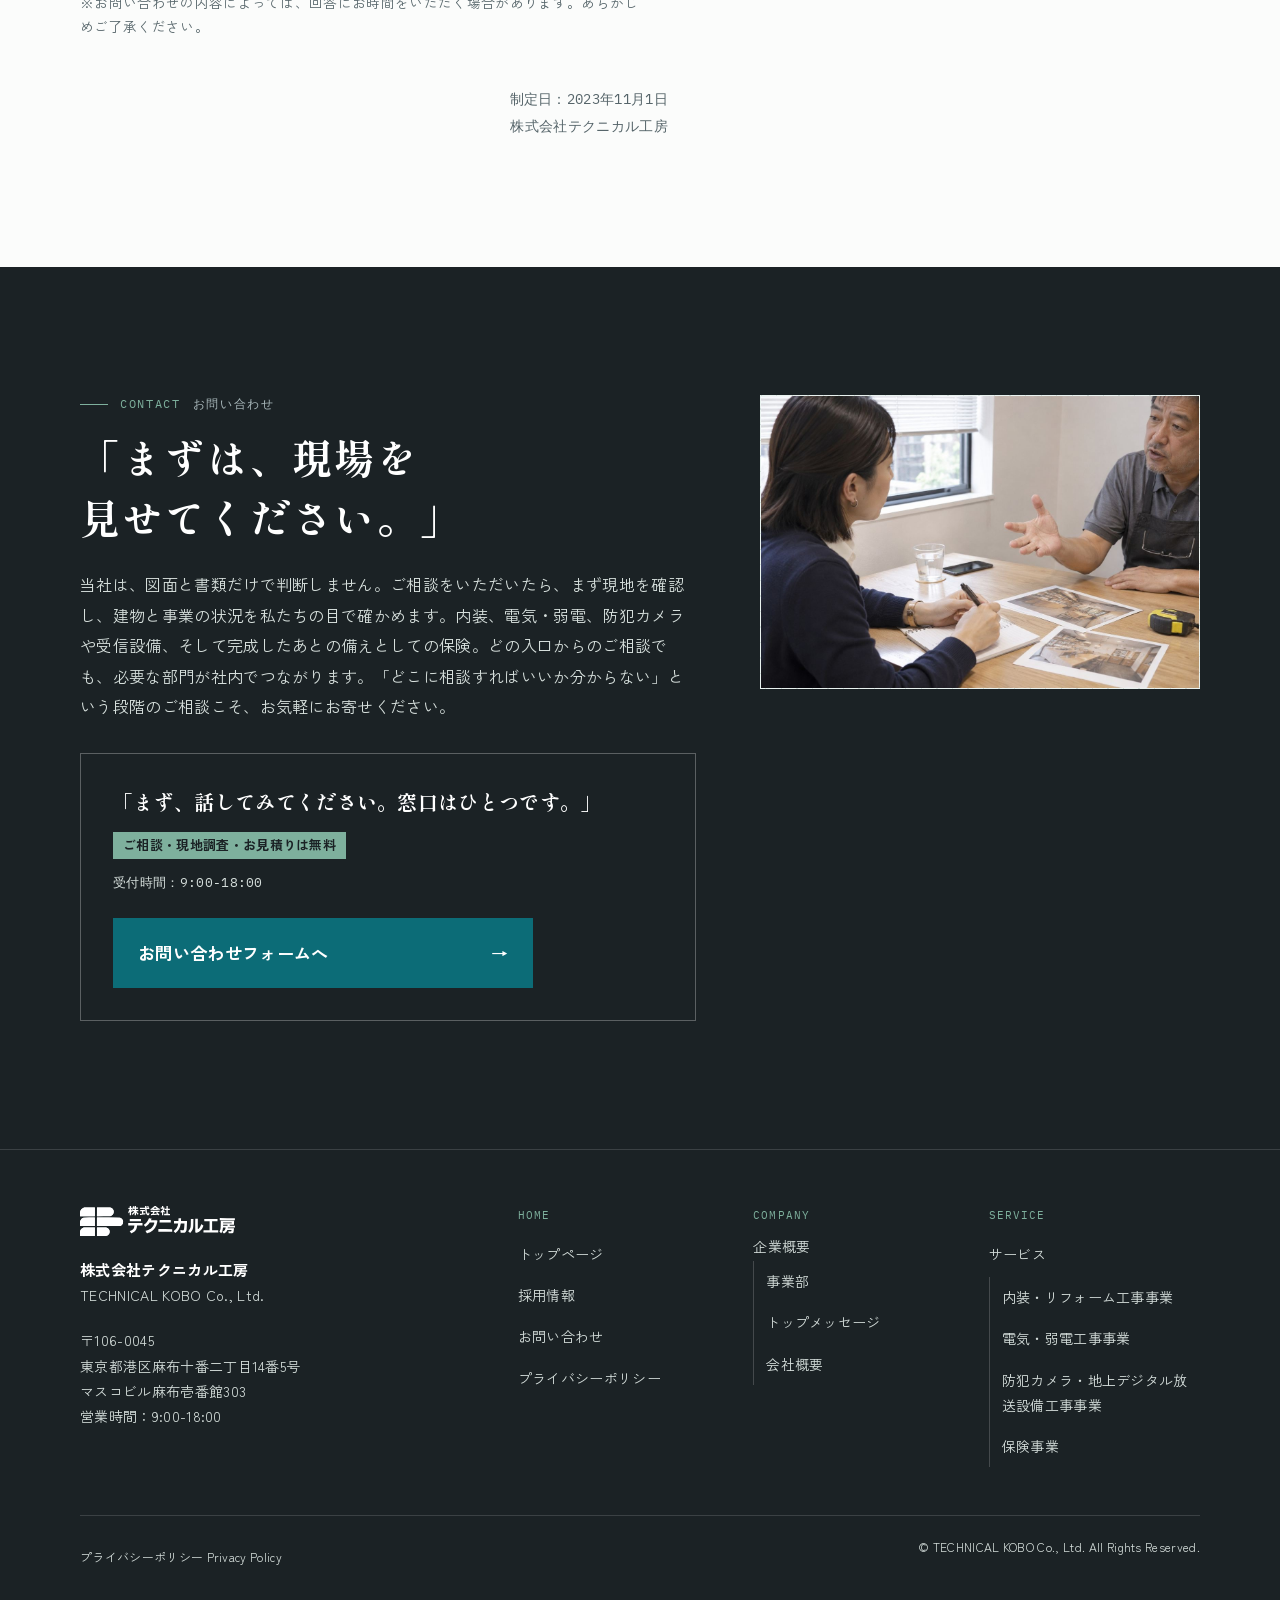
<file: privacy/index.html>
<!doctype html>
<html lang="ja">
<head>
<meta charset="utf-8">
<meta name="viewport" content="width=device-width,initial-scale=1,viewport-fit=cover">
<title>プライバシーポリシー｜株式会社テクニカル工房</title>
<meta name="description" content="株式会社テクニカル工房は、事業を通じて取得する個人情報を、お預かりした大切な情報として認識し、関係法令およびガイドラインを遵守して適正に取り扱います。">
<meta name="theme-color" content="#fbfcfb">
<link rel="canonical" href="https://ychess-apptix.github.io/technicalworks-preview/privacy/">
<meta property="og:type" content="article">
<meta property="og:site_name" content="株式会社テクニカル工房">
<meta property="og:title" content="プライバシーポリシー｜株式会社テクニカル工房">
<meta property="og:description" content="株式会社テクニカル工房は、事業を通じて取得する個人情報を、お預かりした大切な情報として認識し、関係法令およびガイドラインを遵守して適正に取り扱います。">
<meta property="og:url" content="https://ychess-apptix.github.io/technicalworks-preview/privacy/">
<meta property="og:image" content="https://ychess-apptix.github.io/technicalworks-preview/assets/img/og.jpg">
<meta property="og:image:width" content="1200">
<meta property="og:image:height" content="630">
<meta property="og:locale" content="ja_JP">
<meta name="twitter:card" content="summary_large_image">
<link rel="icon" href="../favicon.ico">
<link rel="preconnect" href="https://fonts.googleapis.com">
<link rel="preconnect" href="https://fonts.gstatic.com" crossorigin>
<link rel="stylesheet" href="https://fonts.googleapis.com/css2?family=IBM+Plex+Mono:wght@400;500&amp;family=Shippori+Mincho+B1:wght@600;700&amp;family=Zen+Kaku+Gothic+New:wght@400;500;700&amp;display=swap">
<link rel="stylesheet" href="../assets/css/style.css">
</head>
<body>
<a class="vh skip" href="#main">本文へ移動</a>
<header class="hd">
 <div class="wrap hd-in">
  <a class="brand" href="../index.html"><img src="../assets/img/logo.svg" alt="株式会社テクニカル工房" width="160" height="31"></a>
  <nav class="gnav" id="gnav" aria-label="グローバルナビゲーション">
   <ul class="gl">
    <li class="dd" data-sec="company"><button class="dd-b" type="button" aria-expanded="false" aria-controls="m-co"><span class="en">Company</span><span class="lb">企業概要<i aria-hidden="true">▾</i></span></button>
     <ul class="dd-m" id="m-co"><li><a href="../company/index.html">事業部</a></li><li><a href="../company/message.html">トップメッセージ</a></li><li><a href="../company/overview.html">会社概要</a></li></ul></li>
    <li class="dd" data-sec="service"><button class="dd-b" type="button" aria-expanded="false" aria-controls="m-sv"><span class="en">Service</span><span class="lb">サービス<i aria-hidden="true">▾</i></span></button>
     <ul class="dd-m" id="m-sv"><li><a class="top" href="../service/index.html">SERVICE — サービス一覧</a></li><li><a href="../service/interior.html">内装・リフォーム工事事業</a></li><li><a href="../service/electrical.html">電気・弱電工事事業</a></li><li><a href="../service/security.html">防犯カメラ・地上デジタル放送設備工事事業</a></li><li><a href="../service/insurance.html">保険事業</a></li></ul></li>
    <li><a href="../recruit/index.html"><span class="en">Recruit</span>採用情報</a></li>
    <li><a href="../contact/index.html"><span class="en">Contact</span>お問い合わせ</a></li>
   </ul>
  </nav>
  <a class="hd-cta" href="../contact/index.html">お問い合わせ <span aria-hidden="true">→</span></a>
  <button class="burger" type="button" aria-expanded="false" aria-controls="gnav" aria-label="メニュー"><span></span></button>
 </div>
</header>
<main id="main">

<!-- ===== Page hero ===== -->
<section class="ph simple" aria-labelledby="ph-h">
 <div class="wrap">
  <ol class="crumb" aria-label="パンくずリスト"><li><a href="../index.html">トップページ</a></li><li><span aria-current="page">プライバシーポリシー</span></li></ol>
  <div class="ph-g">
   <div class="ph-t">
    <p class="ph-code">PRIVACY POLICY</p>
    <h1 class="ph-h" id="ph-h">個人情報保護方針</h1>
   </div>
  </div>
 </div>
</section>

<!-- ===== Policy body ===== -->
<section class="sec" aria-label="個人情報保護方針 本文">
 <div class="wrap">
  <div class="legal">
   <h2>前文</h2>
   <p>株式会社テクニカル工房（以下「当社」といいます）は、内装・リフォーム工事、電気・弱電工事、監視用テレビカメラおよび地上デジタル放送設備に関する工事、ならびに保険を事業として行っております。これらの事業は、お客様の建物や暮らし、事業活動に深く関わるものであり、そこで取り扱う情報には、ご契約者様やご入居者様、施設をご利用になる方々の個人情報が含まれます。当社は、事業を通じて取得する個人情報を、お預かりした大切な情報として認識し、個人情報の保護に関する法律その他の関係法令およびガイドラインを遵守するとともに、以下の方針に基づいて適正に取り扱います。この方針は、当社のすべての役員および従業者に周知し、事業活動の基本として実行します。</p>

   <h2 id="p1">1. 個人情報の管理</h2>
   <p>当社は、お客様、お取引先様、採用にご応募いただいた方などからお預かりした個人情報を、正確かつ最新の状態に保つよう努めます。あわせて、個人情報への不正アクセス、個人情報の紛失、破壊、改ざん、漏えいなどを防止するため、必要かつ適切な安全管理措置を講じ、必要に応じて是正を行います。</p>
   <p>個人情報の管理については、取扱いに関する社内規程を定め、責任者を置いたうえで運用します。個人情報を取り扱う業務については、取扱いの範囲、方法、保管場所、廃棄の手順を定め、担当者以外が不必要に個人情報へ触れることのないよう管理します。委託先に対しても、同等の水準の管理を求めます。</p>

   <h2 id="p2">2. 個人情報の取得</h2>
   <p>当社は、適法かつ公正な手段によって個人情報を取得します。取得にあたっては、利用目的をあらかじめ公表するか、またはご本人に通知もしくは明示したうえで、その目的の達成に必要な範囲で取得します。</p>
   <p>当社が個人情報を取得する主な場面は、次のとおりです。</p>
   <ul class="bul">
    <li>お問い合わせフォーム、お電話、メール、書面によるお問い合わせ、ご相談、お見積りのご依頼をいただいたとき</li>
    <li>内装工事、リフォーム工事のご依頼、現地調査、施工、引き渡し後のアフター対応を行うとき</li>
    <li>電気工事、弱電工事のご依頼、現地調査、施工、保守および機器更新の対応を行うとき</li>
    <li>監視用テレビカメラの設置工事、地上デジタル放送に関する工事のご依頼、現地調査、施工、点検および保守を行うとき</li>
    <li>損害保険契約または生命保険契約の募集、契約手続き、契約後の管理、事故の対応を行うとき</li>
    <li>採用にご応募いただいたとき、および入社手続きを行うとき</li>
    <li>お取引先様、協力会社様との取引に関する手続きを行うとき</li>
    <li>当社ウェブサイトのご利用に伴い、Cookie等の技術により閲覧情報を取得するとき</li>
   </ul>
   <p>なお、要配慮個人情報については、法令に定める場合を除き、あらかじめご本人の同意を得たうえで取得します。</p>

   <h2 id="p3">3. 個人情報の利用目的</h2>
   <p>当社は、取得した個人情報を次の目的の範囲内で利用します。これらの目的以外に利用する場合は、あらかじめご本人の同意をいただきます。</p>
   <h3 style="margin-top:28px;font-size:16px;color:var(--teal)">内装・リフォーム工事事業に関して</h3>
   <ul class="bul">
    <li>工事のご依頼に対する現地調査、設計、お見積りの作成およびご提案</li>
    <li>工事請負契約の締結、施工の実施、工程および安全の管理</li>
    <li>原状回復工事や改修工事に関するオーナー様、管理会社様とのご連絡および調整</li>
    <li>引き渡し後の点検、手直し、補修に関するご案内および対応</li>
   </ul>
   <h3 style="margin-top:28px;font-size:16px;color:var(--teal)">電気・弱電工事事業に関して</h3>
   <ul class="bul">
    <li>電気設備、LAN配線、インターホン、放送設備等に関する現地調査、設計、お見積りの作成</li>
    <li>工事請負契約の締結、施工の実施、試験および検査の記録の作成</li>
    <li>引き渡し後の保守、点検、修理、機器の更新に関するご案内および対応</li>
   </ul>
   <h3 style="margin-top:28px;font-size:16px;color:var(--teal)">防犯カメラ・地上デジタル放送設備工事事業に関して</h3>
   <ul class="bul">
    <li>監視用テレビカメラおよび地上デジタル放送設備に関する現地調査、機器選定、お見積りの作成</li>
    <li>設置工事の実施、機器の設定、受信レベルの測定および調整</li>
    <li>設置後の点検、記録装置の入替、機器更新に関するご案内および対応</li>
    <li>保守作業に伴い録画データを取り扱う場合の、作業記録の作成および保管</li>
   </ul>
   <h3 style="margin-top:28px;font-size:16px;color:var(--teal)">保険事業に関して</h3>
   <ul class="bul">
    <li>損害保険代理業および生命保険の募集に関する業務の遂行</li>
    <li>保険契約の締結、契約内容のご案内、契約の維持管理、更新手続き</li>
    <li>保険事故が生じた際のご連絡、保険会社への取次ぎ、必要書類のご案内</li>
    <li>保険契約の締結・管理に必要な範囲での保険会社への情報提供</li>
   </ul>
   <h3 style="margin-top:28px;font-size:16px;color:var(--teal)">全事業共通</h3>
   <ul class="bul">
    <li>お問い合わせ、ご相談、ご意見、苦情に対する回答および対応</li>
    <li>当社の商品、サービス、キャンペーン、催事に関するご案内の送付</li>
    <li>お客様満足度の把握を目的としたアンケートの実施およびその分析</li>
    <li>お取引先様、協力会社様との取引に関する連絡、発注、支払等の業務</li>
    <li>採用選考、採用に関するご連絡、入社手続きおよび入社後の人事労務管理</li>
    <li>工事で発生した廃材の適正処理を手配する際の、記録の作成および保管</li>
    <li>法令に基づく届出、報告、記録の作成および保管</li>
    <li>当社ウェブサイトの利用状況の分析、および表示内容の改善</li>
   </ul>

   <h2 id="p4">4. カメラ画像および録画データの取扱い</h2>
   <p>当社は、監視用テレビカメラの設置工事および保守を行う事業者として、業務にあたり録画装置に記録された映像（以下「録画データ」といいます）に接する場合があります。録画データには、特定の個人を識別できる情報が含まれることから、当社は次のとおり取り扱います。</p>
   <p>第一に、録画データの確認は、動作確認、画角調整、不具合の原因調査、お客様からのご依頼への対応など、施工および保守の目的に必要な範囲に限って行います。目的の範囲を超えて閲覧、複製、保存、持ち出しを行うことはありません。</p>
   <p>第二に、業務上知り得た映像の内容について、担当者は在職中および退職後を通じて秘密を保持します。従業者との間では秘密保持に関する取り決めを行い、教育を通じて周知します。</p>
   <p>第三に、作業にあたっては、実施日時、作業者、目的、操作の内容を記録として残し、事後に確認できる状態を保ちます。お客様からご提供いただいた録画データの複製物は、目的の達成後、復元できない方法により速やかに削除します。</p>
   <p>第四に、録画データの管理責任は設置者であるお客様にありますが、当社は設計・施工の段階から、撮影範囲、掲示による周知、保存期間、アクセス権限の設定について、過度な取得とならないようご提案します。</p>

   <h2 id="p5">5. 個人情報の第三者への開示・提供の禁止</h2>
   <p>当社は、ご本人からお預かりした個人情報を適切に管理し、次のいずれかに該当する場合を除いて、あらかじめご本人の同意を得ることなく第三者に開示または提供することはありません。</p>
   <ol class="num">
    <li>ご本人の同意がある場合</li>
    <li>法令に基づく場合（裁判所、警察、税務署その他の公的機関から法令に基づく開示を求められた場合を含みます）</li>
    <li>人の生命、身体または財産の保護のために必要がある場合であって、ご本人の同意を得ることが困難であるとき（災害、事故、急病等の緊急時を含みます）</li>
    <li>利用目的の達成に必要な範囲内において、業務の全部または一部を委託する場合、および合併その他の事由による事業の承継に伴って個人情報が提供される場合（この場合、提供先に対して適切な管理を求めます）</li>
   </ol>
   <p>なお、統計的に処理し、個人を識別できない形に加工した情報については、上記の制限を受けずに利用または公表することがあります。</p>

   <h2 id="p6">6. 個人情報の取扱いの委託</h2>
   <p>当社は、利用目的の達成に必要な範囲内において、個人情報の取扱いの全部または一部を外部に委託する場合があります。委託する業務としては、次のようなものが想定されます。</p>
   <ul class="bul">
    <li>工事の一部を担当する協力会社への施工に関する情報の提供</li>
    <li>契約書類、請求書、通知物の印刷および発送に関する業務</li>
    <li>情報システム、サーバー、クラウドサービスの提供および保守</li>
    <li>会計、税務、社会保険、労務に関する手続きの専門家への委託</li>
    <li>保険契約の事務手続きに関して、所属保険会社等との間で必要となる情報の授受</li>
   </ul>
   <p>委託にあたっては、個人情報の保護に関する水準を満たしていることを確認したうえで委託先を選定し、秘密保持および個人情報の適正な取扱いに関する事項を含む契約を締結します。また、委託先における取扱い状況について、必要に応じて確認を行い、適切な管理が行われるよう監督します。</p>

   <h2 id="p7">7. 個人情報の共同利用</h2>
   <p>当社は、現時点において個人情報の共同利用を行う予定はありません。将来、共同利用を行う場合には、共同して利用される個人データの項目、共同して利用する者の範囲、利用する者の利用目的、当該個人データの管理について責任を有する者の氏名または名称、住所および代表者の氏名を、あらかじめご本人に通知し、またはご本人が容易に知り得る状態に置いたうえで実施します。</p>

   <h2 id="p8">8. 個人情報の安全管理措置</h2>
   <p>当社は、個人データの漏えい、滅失または毀損の防止その他の個人データの安全管理のため、次の措置を講じています。</p>
   <h3 style="margin-top:28px;font-size:16px;color:var(--teal)">組織的安全管理措置</h3>
   <ul class="bul">
    <li>個人情報の取扱いに関する社内規程を整備し、取得、利用、保管、提供、削除・廃棄の各段階における取扱方法および責任者を定めています</li>
    <li>個人情報保護管理者を設置し、個人情報を取り扱う従業者および取り扱う個人データの範囲を明確にしています</li>
    <li>個人データの取扱状況について、記録を作成し、定期的に点検を行っています</li>
    <li>漏えい等の事案が発生した場合、または発生のおそれがある場合に備え、報告および連絡の体制を整備しています</li>
   </ul>
   <h3 style="margin-top:28px;font-size:16px;color:var(--teal)">人的安全管理措置</h3>
   <ul class="bul">
    <li>従業者に対し、個人情報の取扱いに関する教育および注意喚起を実施しています</li>
    <li>従業者との間で、秘密保持に関する事項を含む取り決めを行っています</li>
    <li>録画データその他の映像情報を取り扱う業務については、目的外の閲覧および持ち出しの禁止を、あらためて周知しています</li>
    <li>個人情報の取扱いに関する留意事項について、定期的に周知を行っています</li>
   </ul>
   <h3 style="margin-top:28px;font-size:16px;color:var(--teal)">物理的安全管理措置</h3>
   <ul class="bul">
    <li>個人データを取り扱う区域について、施錠可能な保管庫の使用など、権限を持たない者による閲覧を防止する措置を講じています</li>
    <li>個人データを含む書類および電子媒体の持ち出しについて、手順を定めて管理しています</li>
    <li>個人データを削除または廃棄する場合には、復元できない方法により行っています</li>
   </ul>
   <h3 style="margin-top:28px;font-size:16px;color:var(--teal)">技術的安全管理措置</h3>
   <ul class="bul">
    <li>個人データを取り扱う情報システムについて、アクセス権限を設定し、担当者以外が接続できないよう制限しています</li>
    <li>IDおよびパスワードによる認証を行い、権限の管理を実施しています</li>
    <li>外部からの不正アクセスまたは不正ソフトウェアから保護する仕組みを導入し、必要な更新を行っています</li>
    <li>当社ウェブサイトの入力フォームにおいては、通信の暗号化（SSL／TLS）を実施しています</li>
   </ul>

   <h2 id="p9">9. 保有個人データに関する開示等のご請求</h2>
   <p>当社が保有する個人データについて、ご本人またはその代理人から、利用目的の通知、開示、内容の訂正、追加または削除、利用の停止、消去、第三者への提供の停止のご請求（以下「開示等のご請求」といいます）があった場合には、法令に基づき、遅滞なく対応します。</p>
   <h3 style="margin-top:28px;font-size:16px;color:var(--teal)">ご請求の方法</h3>
   <p>開示等のご請求は、下記「<a href="#p13">13. 個人情報保護管理者およびお問い合わせ窓口</a>」に記載の窓口までご連絡ください。当社所定の請求書をお送りしますので、必要事項をご記入のうえ、ご提出ください。</p>
   <h3 style="margin-top:28px;font-size:16px;color:var(--teal)">ご本人確認</h3>
   <p>ご請求がご本人または正当な代理人によるものであることを確認するため、本人確認書類（運転免許証、健康保険証、パスポート等の写し）のご提出をお願いします。代理人によるご請求の場合は、あわせて委任状および代理人ご自身の本人確認書類をご提出ください。ご本人であることが確認できない場合、ご請求にお応えできないことがあります。</p>
   <h3 style="margin-top:28px;font-size:16px;color:var(--teal)">手数料</h3>
   <p>利用目的の通知および開示のご請求については、手数料をいただく場合があります。手数料の額はご請求の際にご案内します。</p>
   <h3 style="margin-top:28px;font-size:16px;color:var(--teal)">ご請求にお応えできない場合</h3>
   <p>法令に定める場合のほか、ご本人または第三者の生命、身体、財産その他の権利利益を害するおそれがある場合、当社の業務の適正な実施に著しい支障を及ぼすおそれがある場合、他の法令に違反することとなる場合には、ご請求の全部または一部にお応えできないことがあります。その場合は、理由をお伝えします。</p>

   <h2 id="p10">10. 個人情報の保管期間</h2>
   <p>当社は、利用目的の達成に必要な期間に限り個人情報を保管し、その期間を経過した個人情報については、遅滞なく、復元できない方法により削除または廃棄します。</p>
   <p>ただし、法令により保存期間が定められている情報については、当該期間が経過するまで保管します。たとえば、建設業、電気工事業、保険募集に関する業務においては、帳簿、契約書その他の書類について、それぞれの法令が定める保存期間があります。また、会計および税務に関する書類、労働者名簿その他の労務関係書類についても、それぞれの法令に基づき保管します。</p>
   <p>工事に関する記録については、引き渡し後の保守、点検、修理、機器の更新に対応するため、契約に基づく期間または業務上必要と認められる期間、保管する場合があります。保守作業に伴う録画データの取扱いに関する記録についても、同様に、業務上必要と認められる期間に限り保管します。</p>

   <h2 id="p11">11. Cookie（クッキー）およびアクセス解析について</h2>
   <p>当社ウェブサイトでは、より快適にご利用いただくため、およびウェブサイトの利用状況を把握して改善に役立てるために、Cookieを使用することがあります。</p>
   <p>Cookieとは、ウェブサイトを閲覧した際に、ブラウザを通じてご利用の端末に保存される小さなテキストファイルです。Cookieには、ご本人を直接特定できる情報（氏名、住所、電話番号、メールアドレス等）は含まれません。</p>
   <p>当社ウェブサイトでは、アクセス状況の分析のためにGoogle LLCが提供する「Googleアナリティクス」を利用する場合があります。Googleアナリティクスは、Cookieを利用して、ご本人を特定する情報を含まない形でアクセス情報を収集します。収集されたデータは、Google社のプライバシーポリシーに基づいて管理されます。Googleアナリティクスの利用規約およびプライバシーポリシーについては、Google社のウェブサイトをご確認ください。</p>
   <p>Cookieの受け取りを希望されない場合は、ご利用のブラウザの設定によりCookieを無効にすることができます。また、Googleアナリティクスによるデータ収集を停止したい場合は、Google社が提供する「Googleアナリティクス オプトアウト アドオン」をご利用いただけます。ただし、Cookieを無効にした場合、当社ウェブサイトの一部の機能が正常に動作しないことがあります。</p>
   <p>当社ウェブサイトには、外部のウェブサイトへのリンクが含まれる場合があります。リンク先のウェブサイトにおける個人情報の取扱いについては、当社は責任を負いかねます。リンク先の各サイトのプライバシーポリシーをご確認ください。</p>

   <h2 id="p12">12. 法令・規範の遵守と見直し</h2>
   <p>当社は、個人情報の保護に関する法律をはじめとする関係法令、国が定めるガイドラインその他の規範を遵守します。</p>
   <p>また、本方針および個人情報の取扱いに関する社内規程については、法令の改正、社会情勢の変化、事業内容の変更、当社の取扱状況の変化などを踏まえて定期的に見直しを行い、継続的な改善に努めます。本方針を変更した場合には、当社ウェブサイトに掲載することにより公表します。重要な変更を行う場合には、その旨を明示します。</p>
   <p>万が一、個人情報の漏えい、滅失または毀損が発生した場合には、法令に基づき、速やかに事実関係を調査し、必要な措置を講じるとともに、個人情報保護委員会への報告およびご本人への通知を含む対応を行います。</p>

   <h2 id="p13">13. 個人情報保護管理者およびお問い合わせ窓口</h2>
   <p>本方針に関するご質問、個人情報の取扱いに関するご意見、開示等のご請求、苦情のお申し出については、下記の窓口までご連絡ください。</p>
   <dl class="spec" style="margin-top:20px">
    <div><dt>会社名</dt><dd>株式会社テクニカル工房</dd></div>
    <div><dt>担当部署</dt><dd>管理部</dd></div>
    <div><dt>個人情報保護管理者</dt><dd>管理部責任者</dd></div>
    <div><dt>受付時間</dt><dd>9:00-18:00</dd></div>
    <div><dt>お問い合わせ</dt><dd><a href="../contact/index.html">お問い合わせフォームへ</a></dd></div>
   </dl>
   <p class="note">※お問い合わせの内容によっては、回答にお時間をいただく場合があります。あらかじめご了承ください。</p>

   <p class="date">制定日：2023年11月1日<br>株式会社テクニカル工房</p>
  </div>
 </div>
</section>

<section class="sec ct" id="contact" aria-labelledby="ct-h">
 <div class="wrap ct-g">
  <div>
   <p class="eyebrow">CONTACT <span>お問い合わせ</span></p>
   <h2 class="ct-h" id="ct-h">「まずは、現場を見せてください。」</h2>
   <p class="ct-p">当社は、図面と書類だけで判断しません。ご相談をいただいたら、まず現地を確認し、建物と事業の状況を私たちの目で確かめます。内装、電気・弱電、防犯カメラや受信設備、そして完成したあとの備えとしての保険。どの入口からのご相談でも、必要な部門が社内でつながります。「どこに相談すればいいか分からない」という段階のご相談こそ、お気軽にお寄せください。</p>
   <div class="ct-box">
    <h3>「まず、話してみてください。窓口はひとつです。」</h3>
    <p class="ct-free">ご相談・現地調査・お見積りは無料</p>
    <p class="ct-hours">受付時間：9:00-18:00</p>
    <a class="ct-btn" href="../contact/index.html">お問い合わせフォームへ <span aria-hidden="true">→</span></a>
   </div>
  </div>
  <figure class="photo" data-src="../assets/img/contact.jpg" data-ratio="3/2">
   <figcaption class="photo-note"><b>CONTACT</b> 打ち合わせスペースで、担当者がお客様の話を書き留める</figcaption>
  </figure>
 </div>
</section>
</main>

<footer class="ft">
 <div class="wrap">
  <div class="ft-g">
   <div>
    <img class="ft-logo" src="../assets/img/logo-white.svg" alt="株式会社テクニカル工房" width="155" height="30">
    <p class="ft-co"><b>株式会社テクニカル工房</b>TECHNICAL KOBO Co., Ltd.</p>
    <p class="ft-co">〒106-0045<br>東京都港区麻布十番二丁目14番5号<br>マスコビル麻布壱番館303<br>営業時間：9:00-18:00</p>
   </div>
   <nav class="ft-map" aria-labelledby="ft-sm">
    <h2 class="vh" id="ft-sm">サイトマップ</h2>
    <div><p class="fh" aria-hidden="true">HOME</p><ul><li><a href="../index.html">トップページ</a></li><li><a href="../recruit/index.html">採用情報</a></li><li><a href="../contact/index.html">お問い合わせ</a></li><li><a href="../privacy/index.html" aria-current="page">プライバシーポリシー</a></li></ul></div>
    <div><p class="fh" aria-hidden="true">COMPANY</p><ul><li>企業概要<ul><li><a href="../company/index.html">事業部</a></li><li><a href="../company/message.html">トップメッセージ</a></li><li><a href="../company/overview.html">会社概要</a></li></ul></li></ul></div>
    <div><p class="fh" aria-hidden="true">SERVICE</p><ul><li><a href="../service/index.html">サービス</a><ul><li><a href="../service/interior.html">内装・リフォーム工事事業</a></li><li><a href="../service/electrical.html">電気・弱電工事事業</a></li><li><a href="../service/security.html">防犯カメラ・地上デジタル放送設備工事事業</a></li><li><a href="../service/insurance.html">保険事業</a></li></ul></li></ul></div>
   </nav>
  </div>
  <div class="ft-bt">
   <a href="../privacy/index.html" aria-current="page">プライバシーポリシー Privacy Policy</a>
   <p>© TECHNICAL KOBO Co., Ltd. All Rights Reserved.</p>
  </div>
 </div>
</footer>

<div class="follow"><a href="../contact/index.html">お問い合わせ <span aria-hidden="true">→</span></a></div>
<script src="../assets/js/main.js"></script>
</body>
</html>
</file>
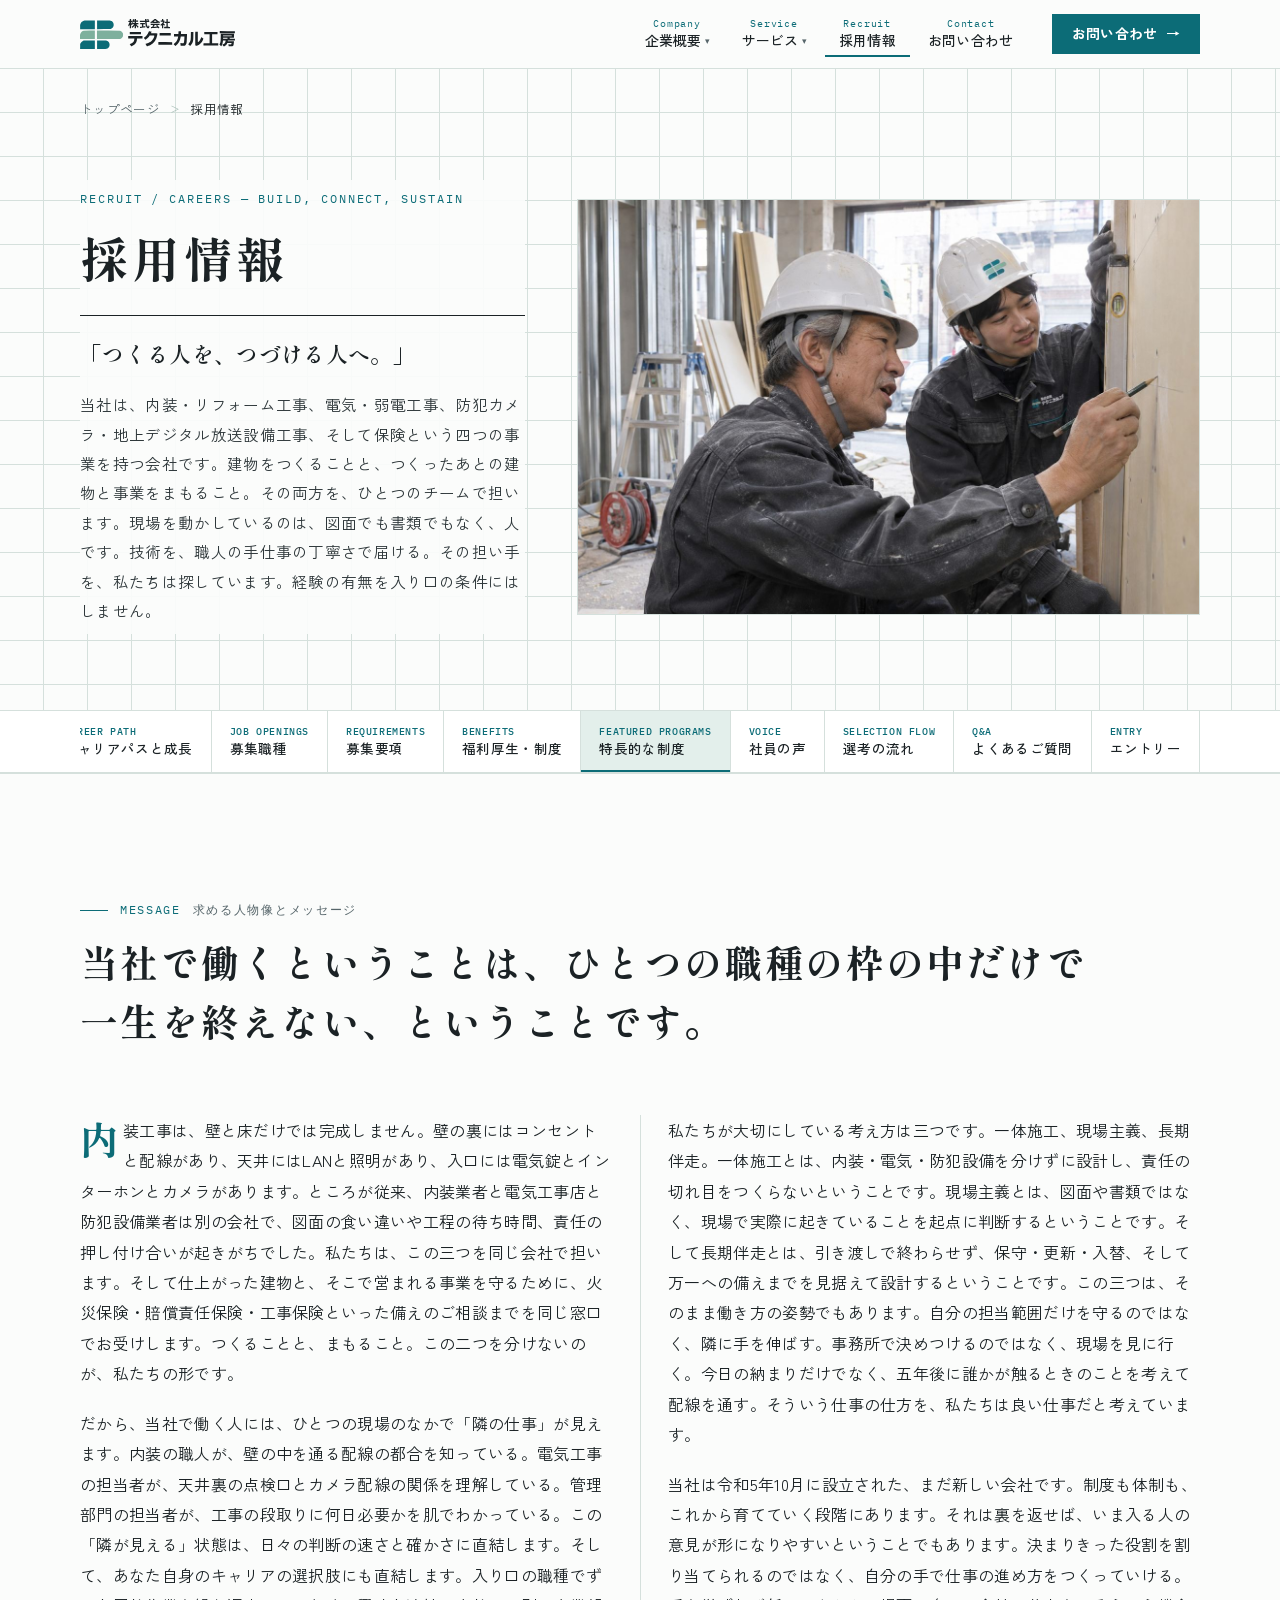
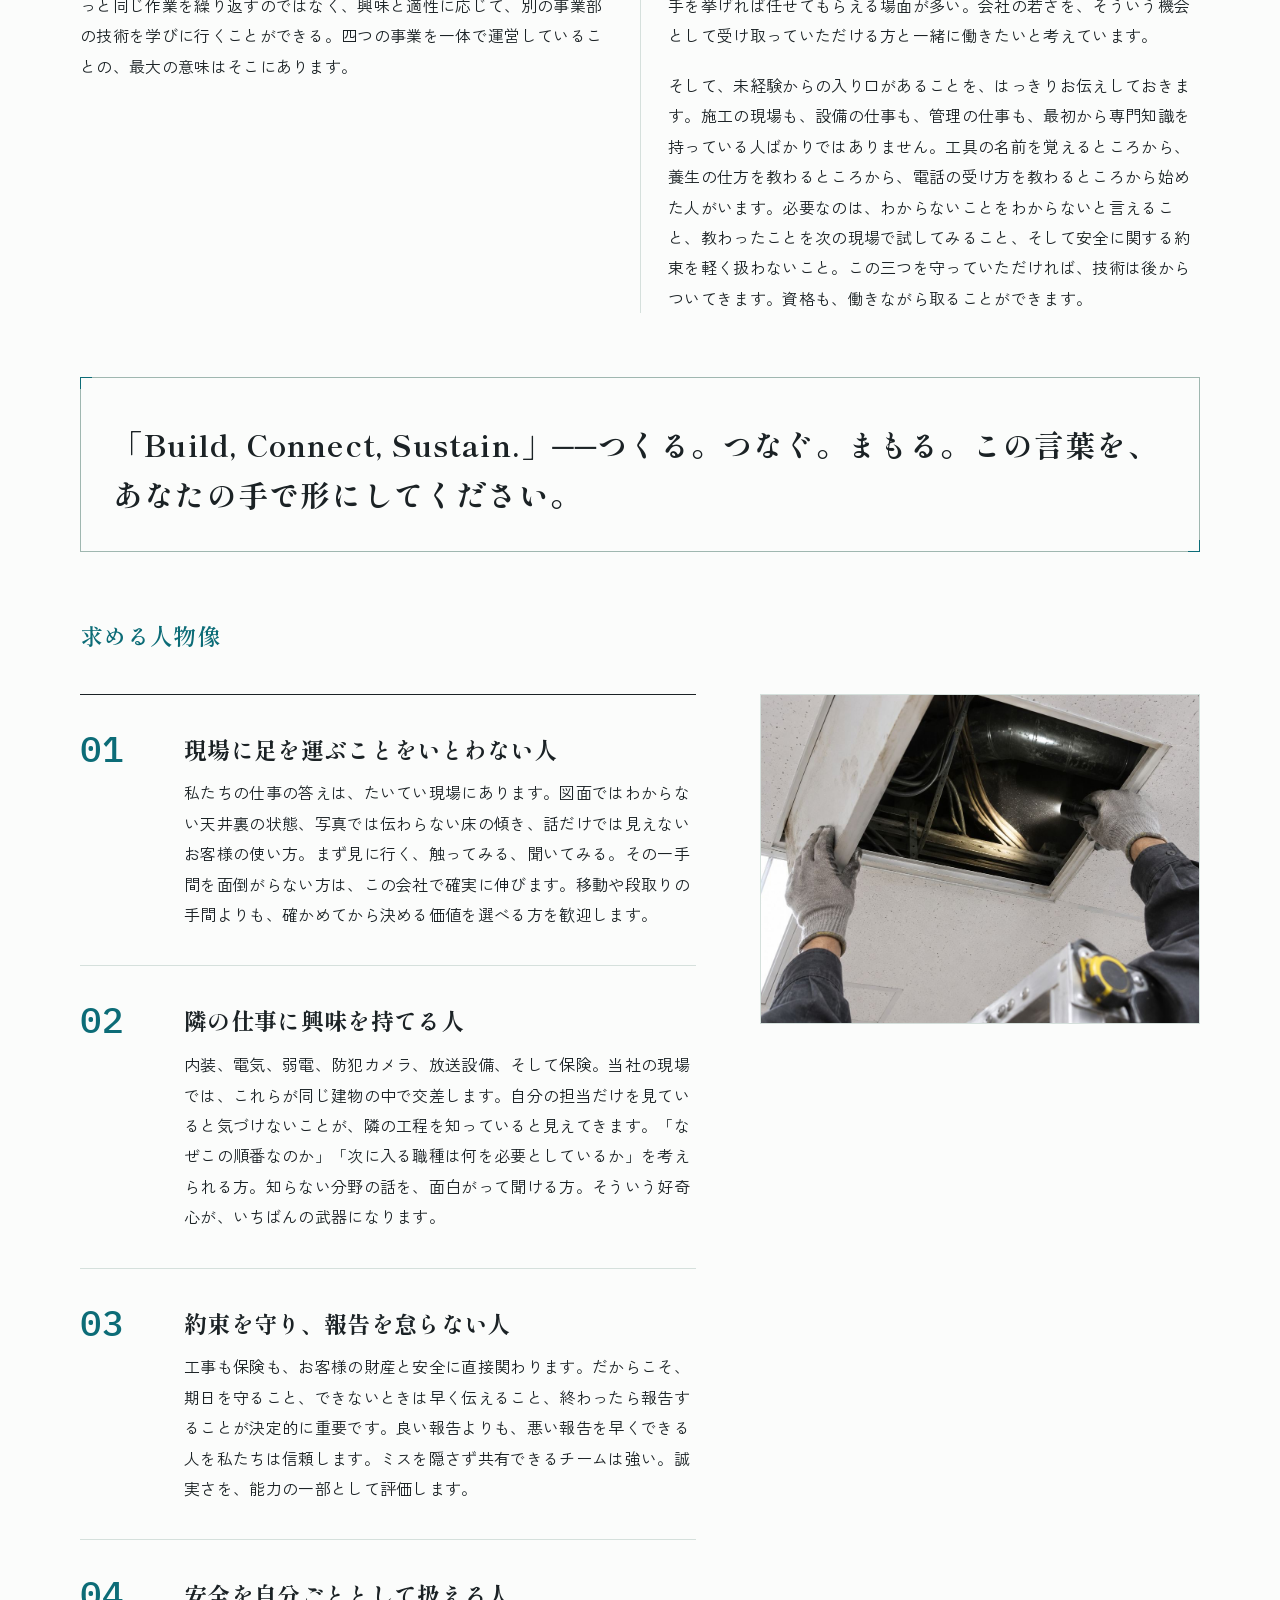
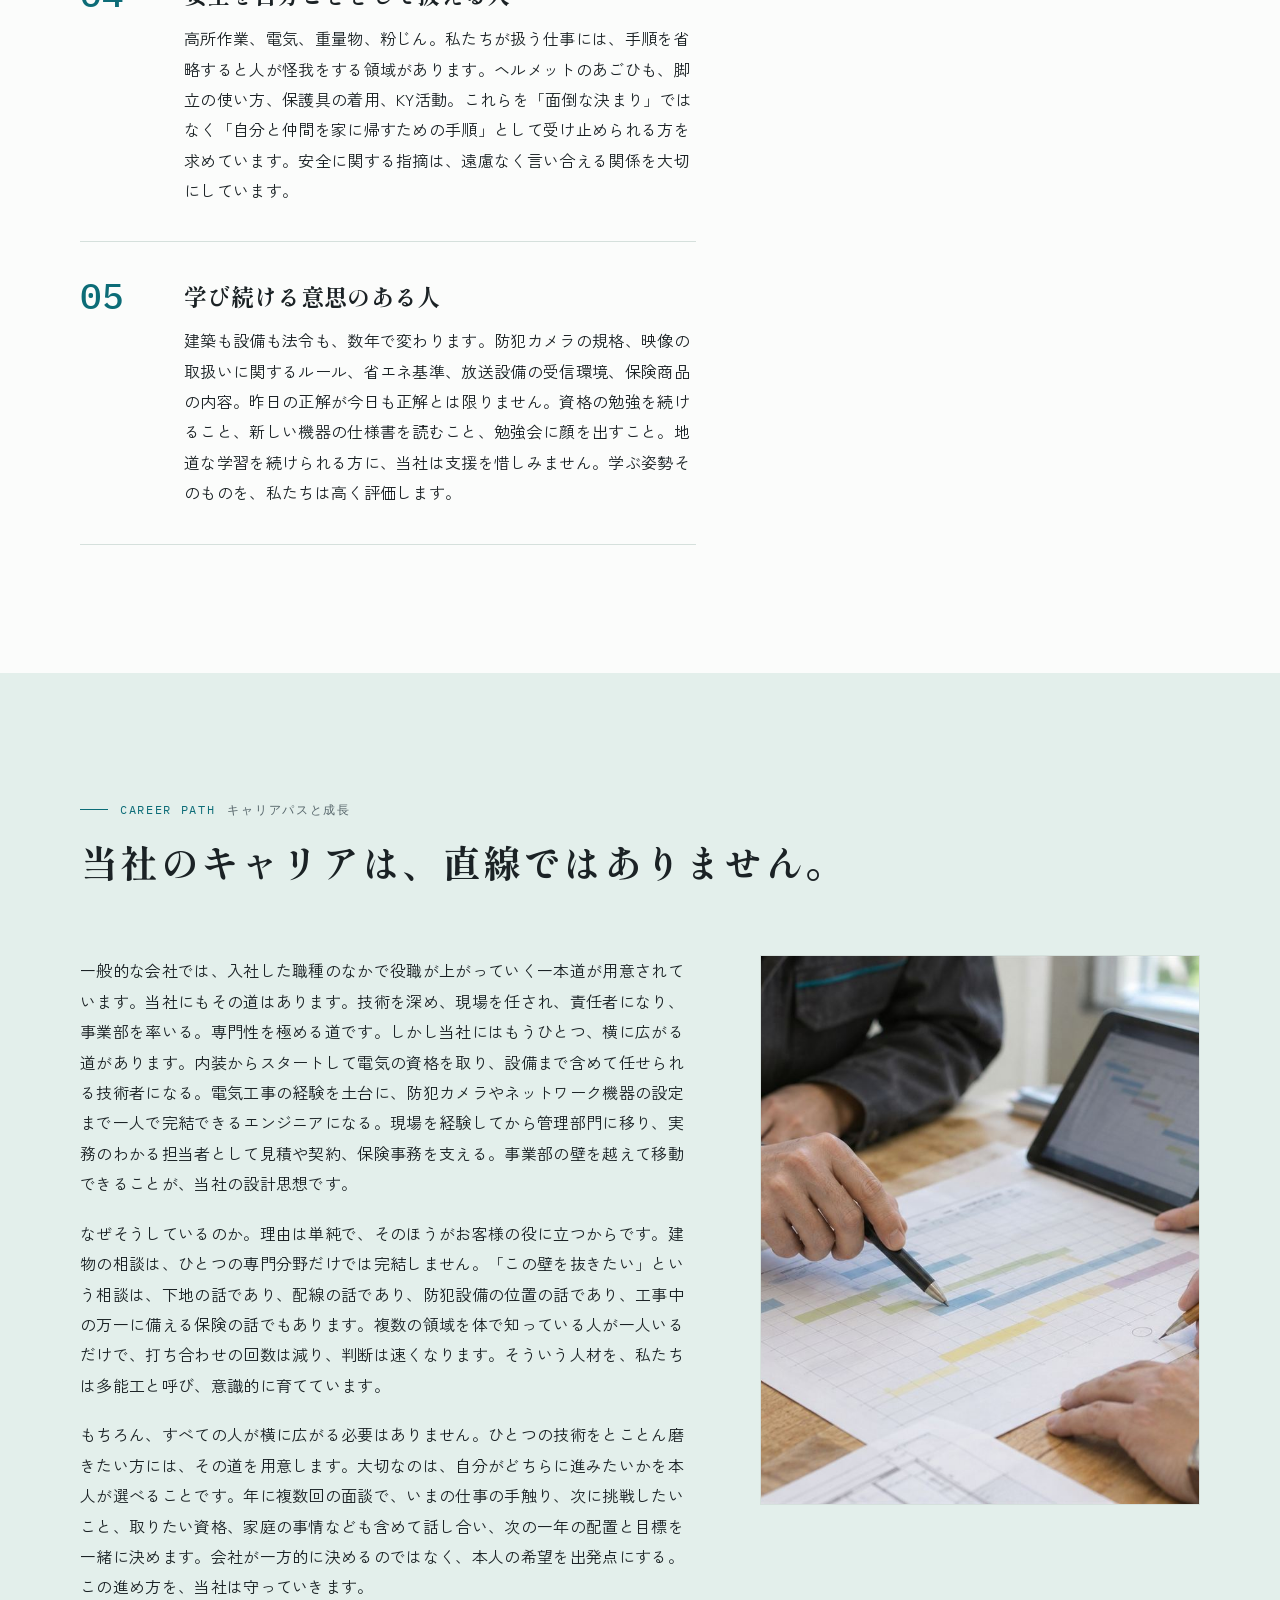
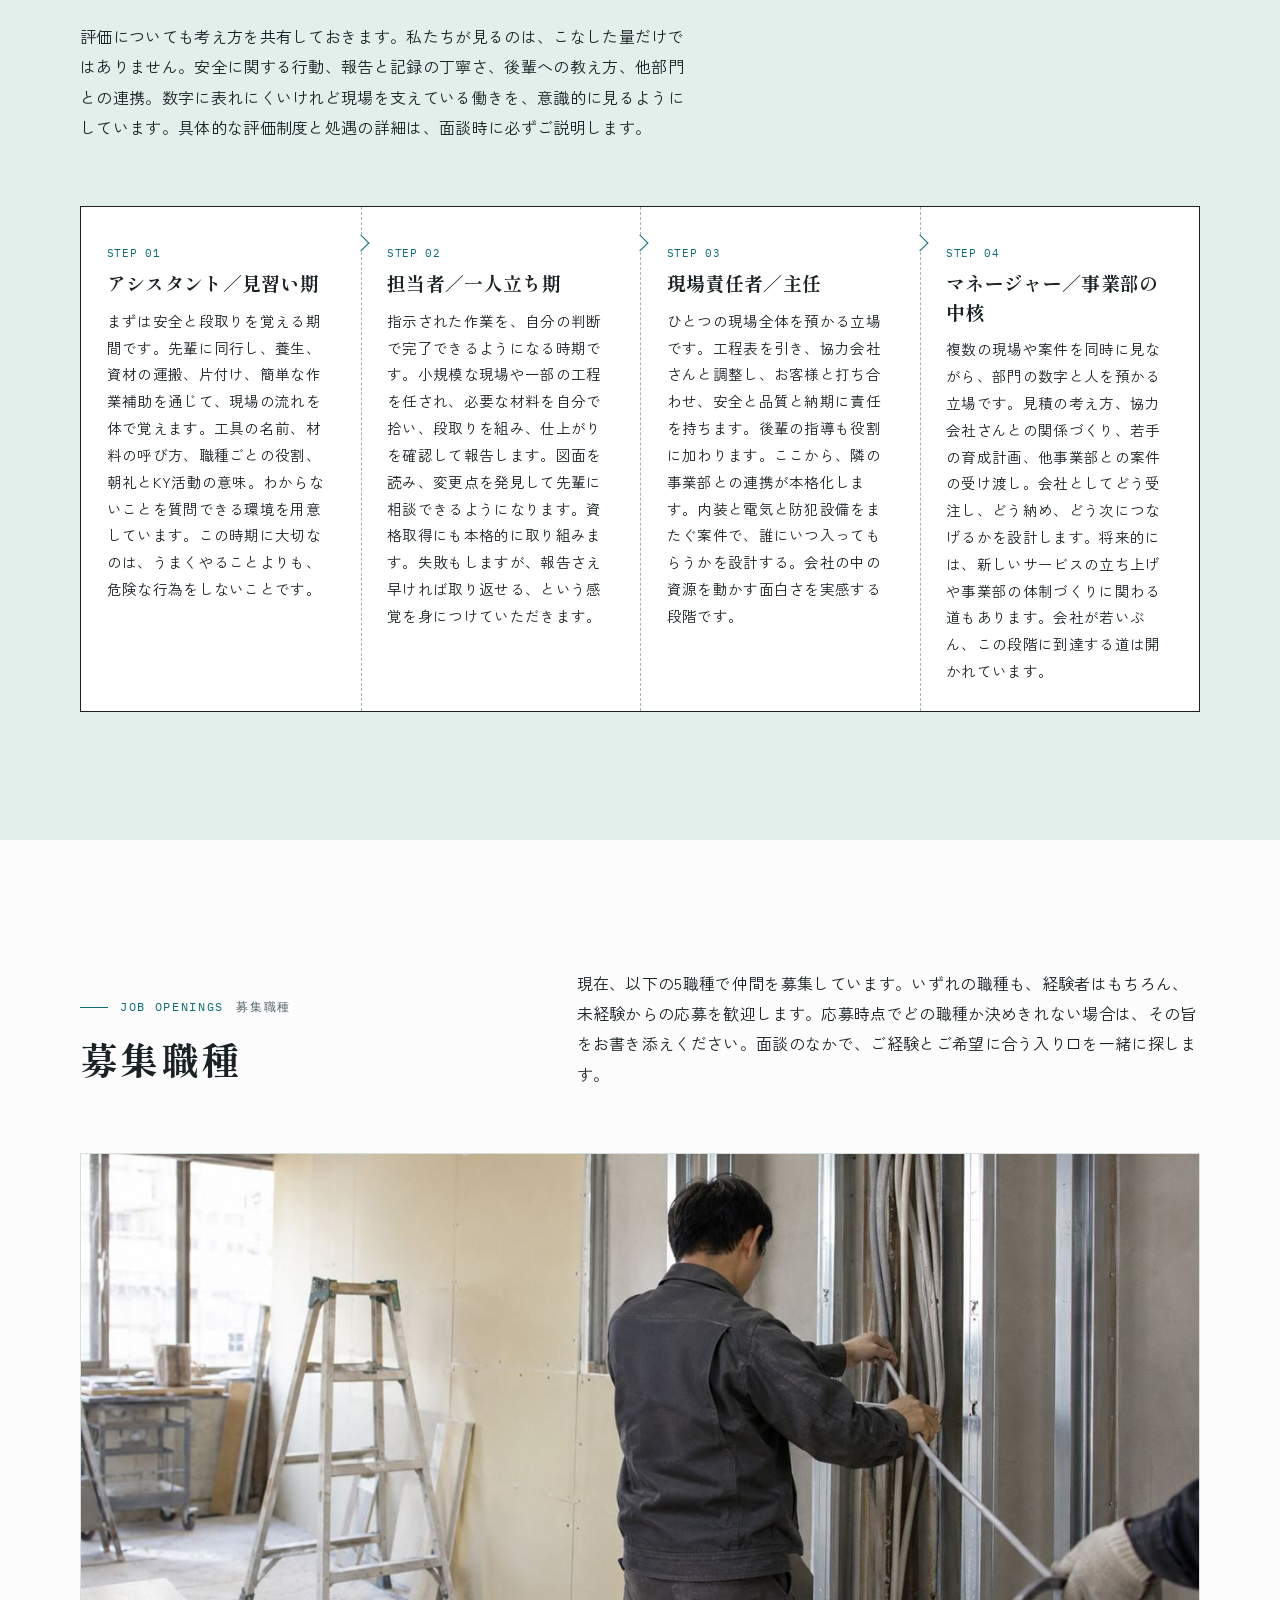
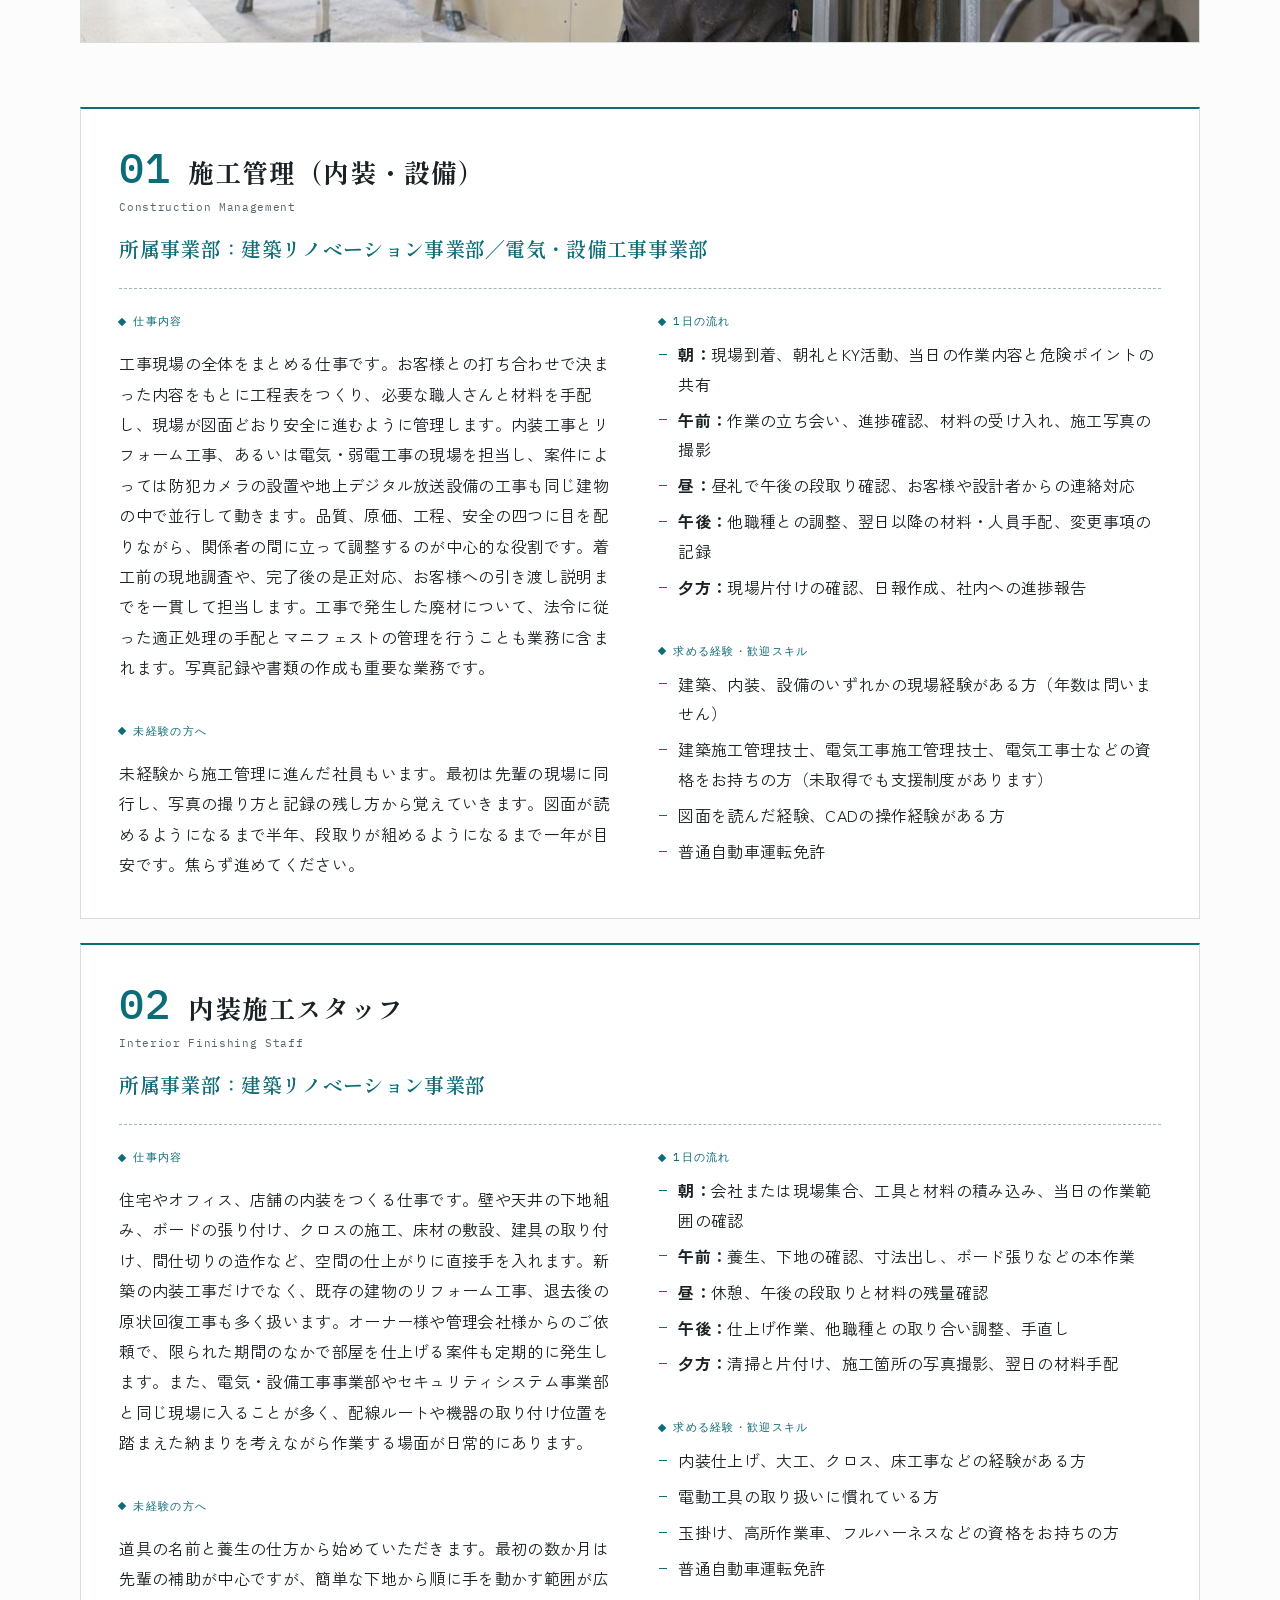
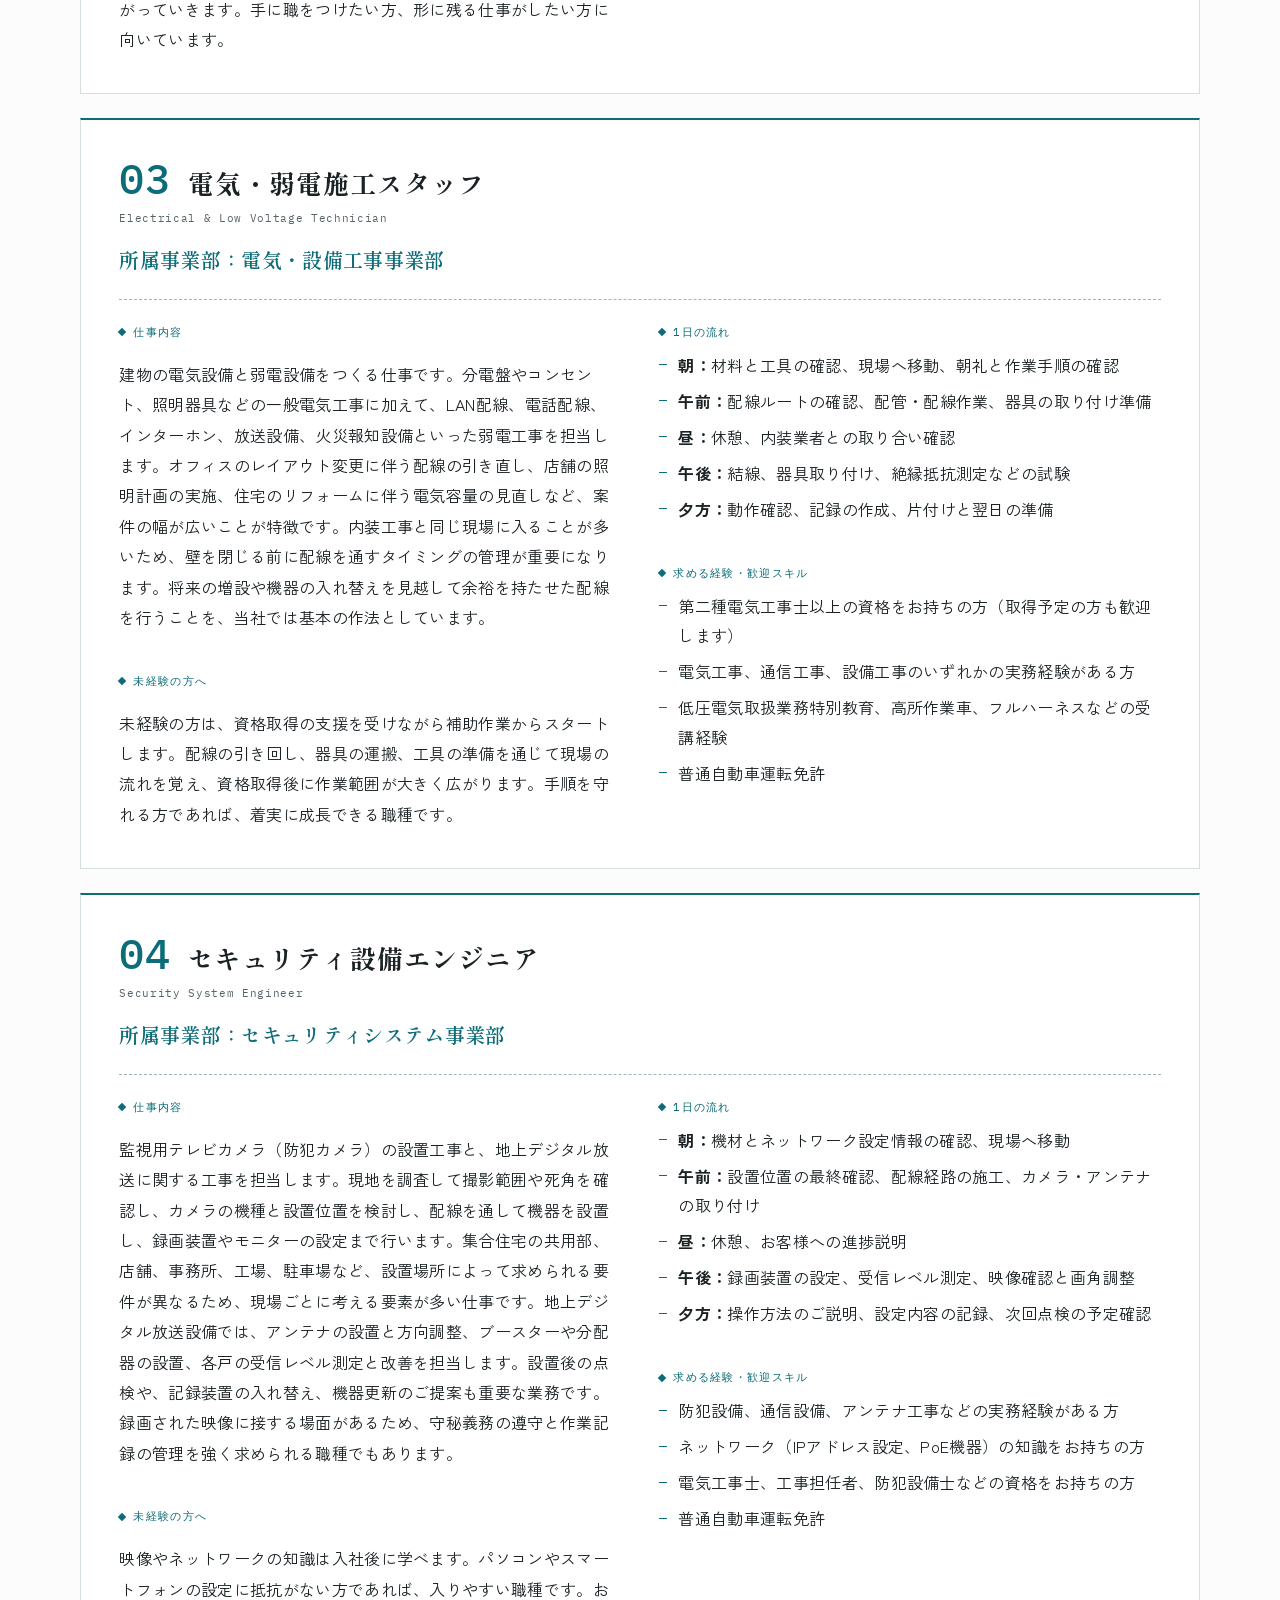
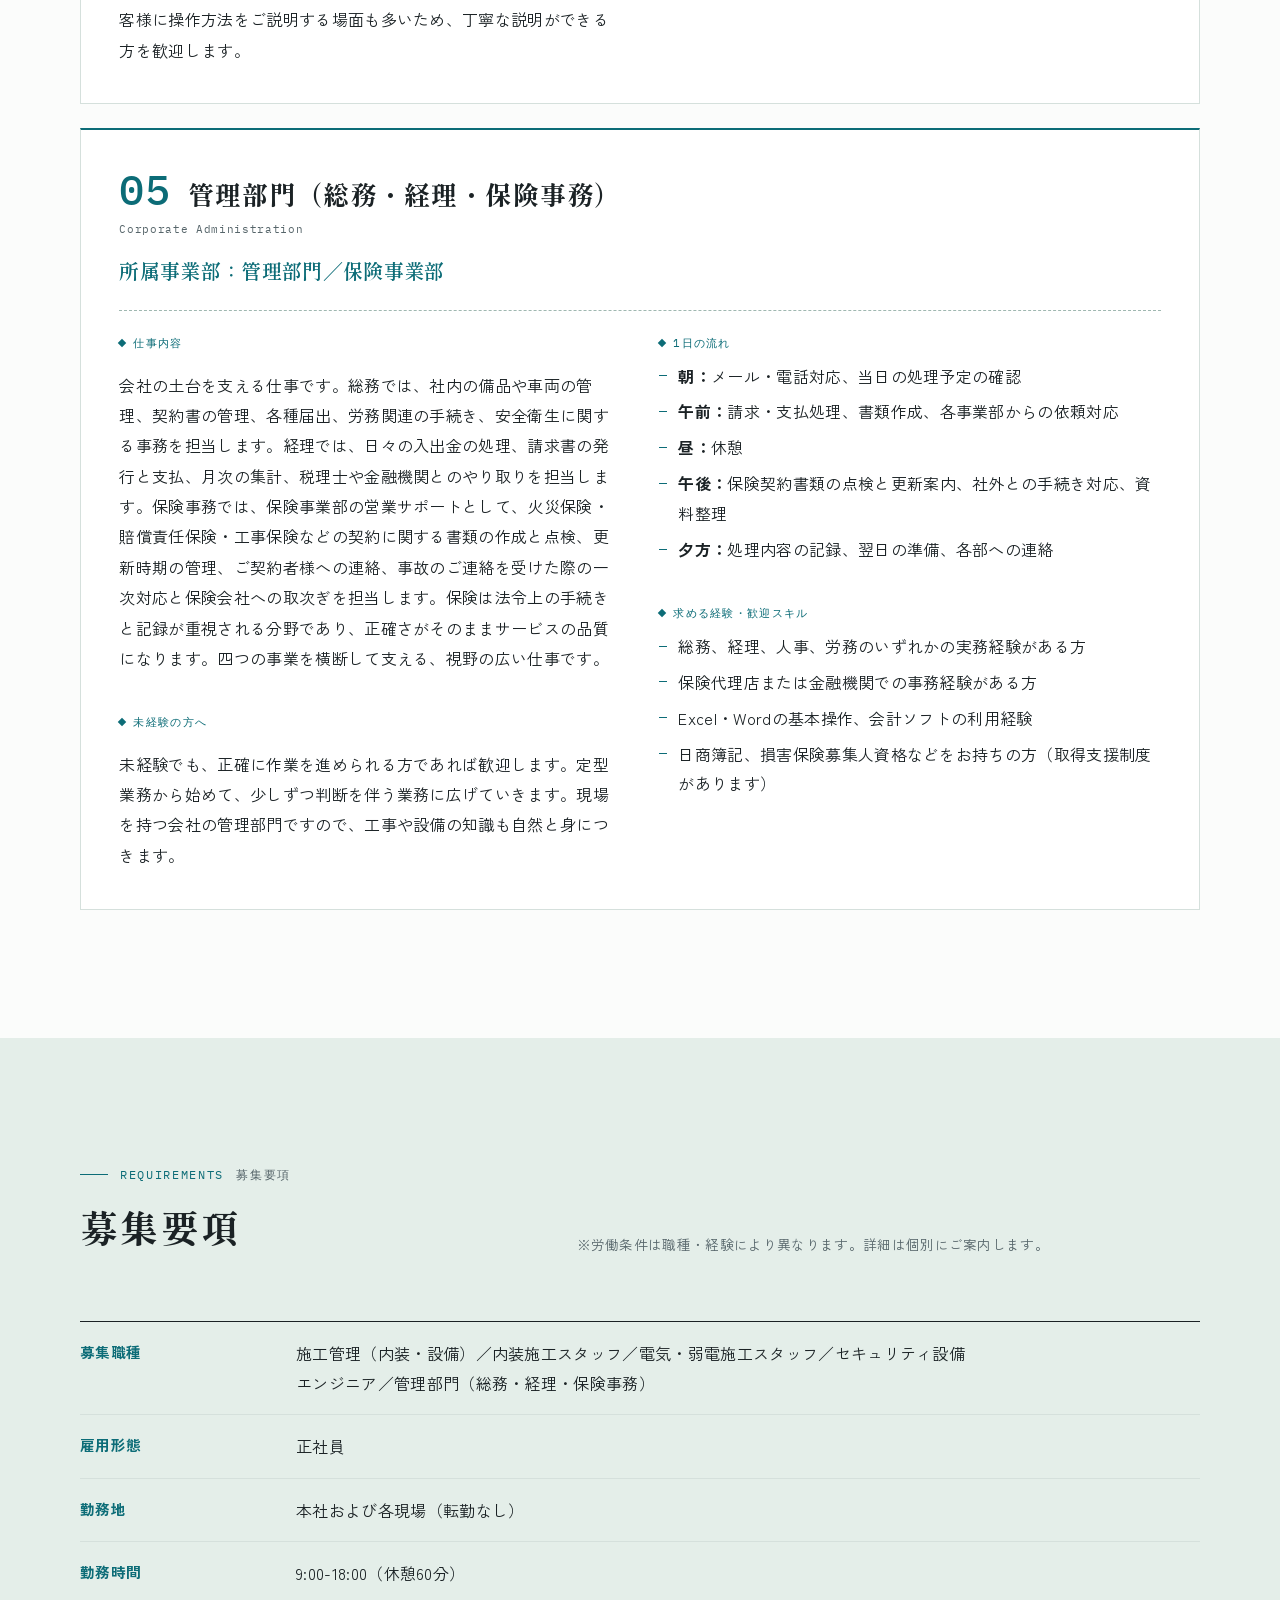
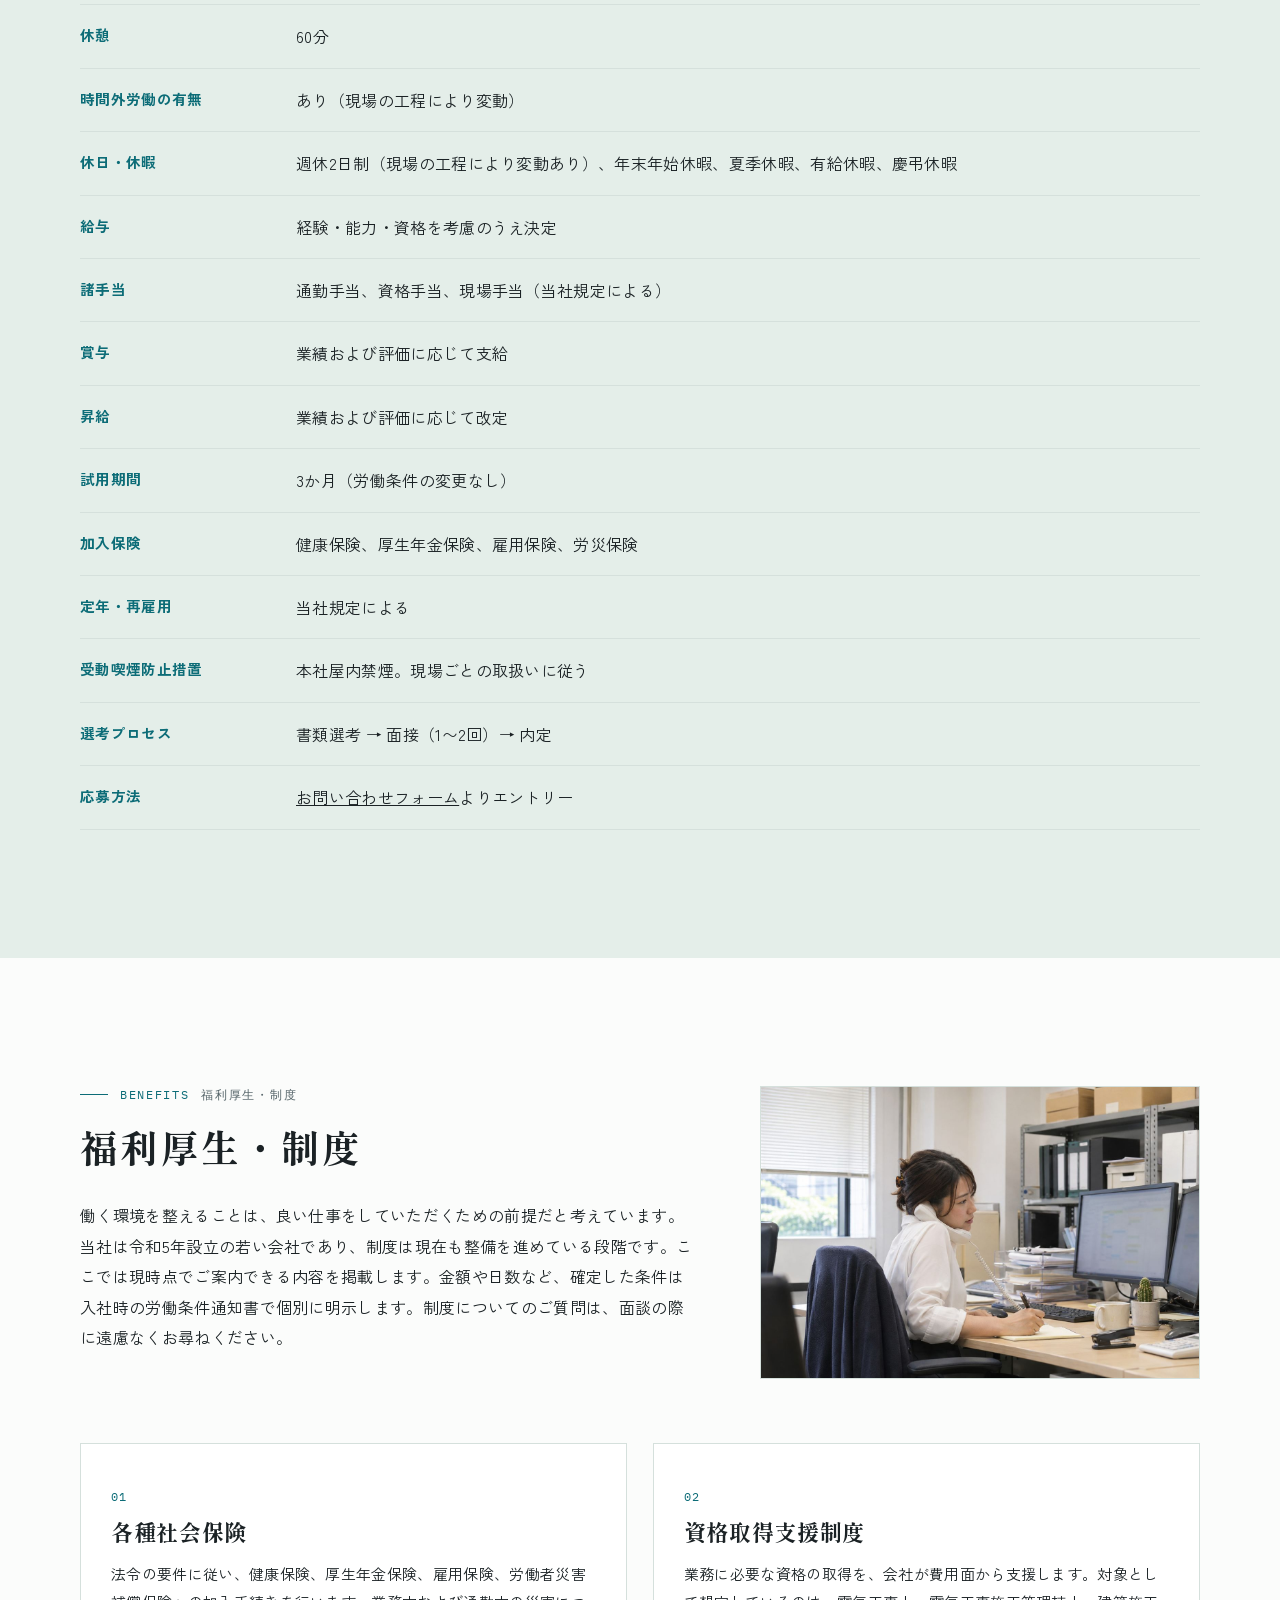
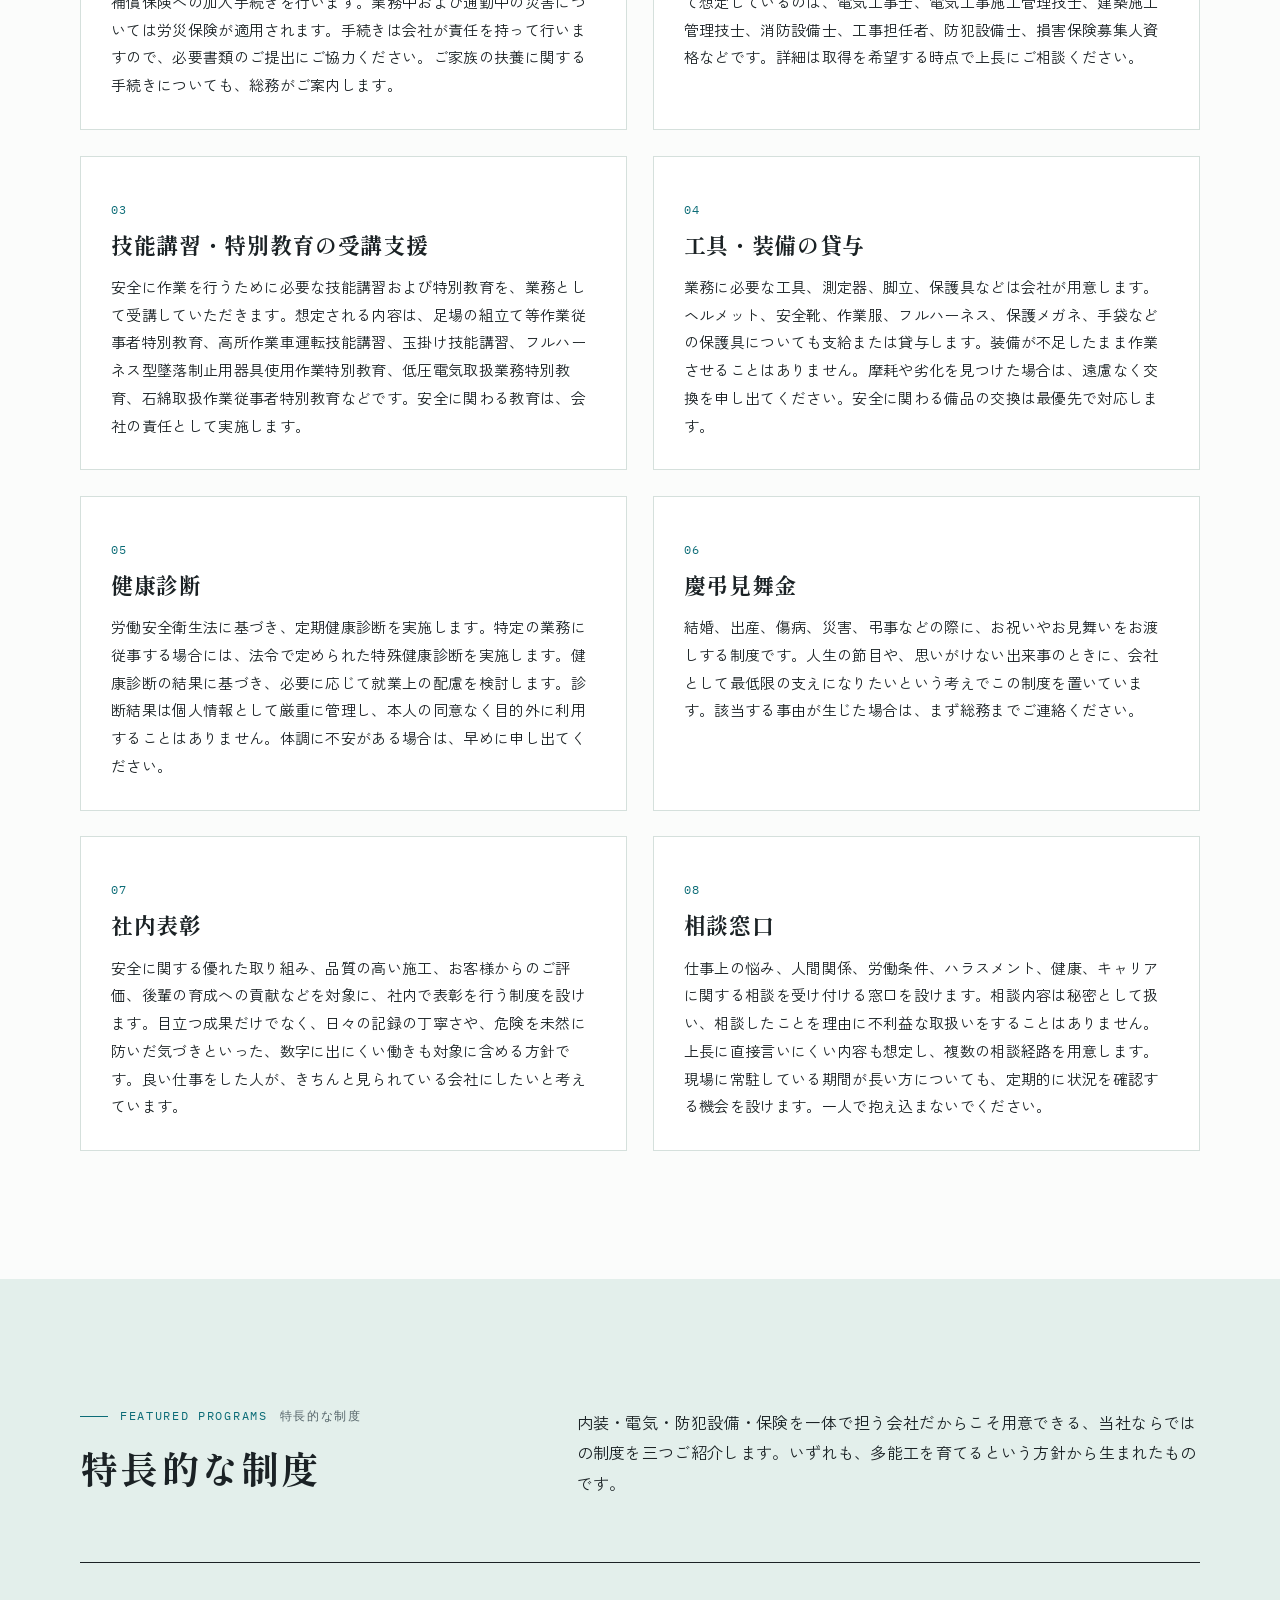
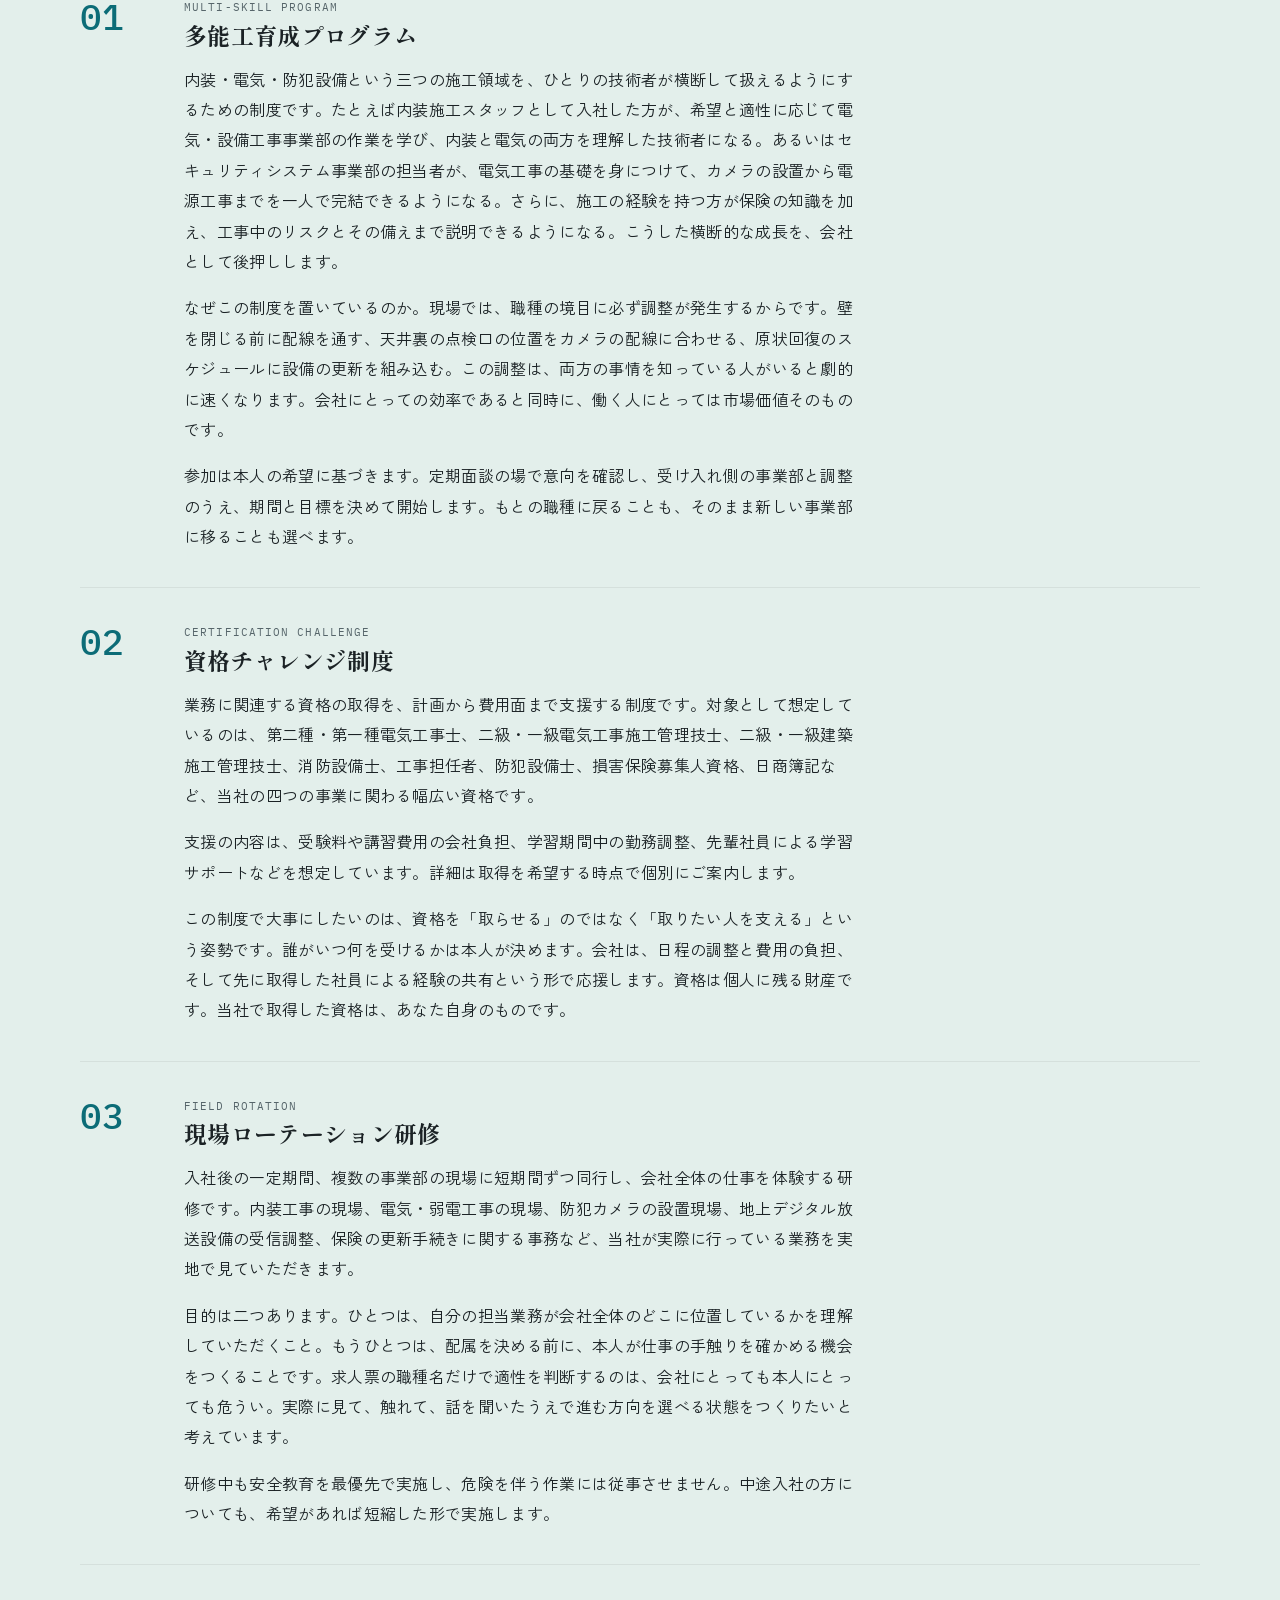
<file: recruit/index.html>
<!doctype html>
<html lang="ja">
<head>
<meta charset="utf-8">
<meta name="viewport" content="width=device-width,initial-scale=1,viewport-fit=cover">
<title>採用情報｜株式会社テクニカル工房</title>
<meta name="description" content="建物をつくることと、つくったあとの建物と事業をまもること。その担い手を、私たちは探しています。経験の有無を入り口の条件にはしません。">
<meta name="theme-color" content="#fbfcfb">
<link rel="canonical" href="https://ychess-apptix.github.io/technicalworks-preview/recruit/">
<meta property="og:type" content="article">
<meta property="og:site_name" content="株式会社テクニカル工房">
<meta property="og:title" content="採用情報｜株式会社テクニカル工房">
<meta property="og:description" content="建物をつくることと、つくったあとの建物と事業をまもること。その担い手を、私たちは探しています。経験の有無を入り口の条件にはしません。">
<meta property="og:url" content="https://ychess-apptix.github.io/technicalworks-preview/recruit/">
<meta property="og:image" content="https://ychess-apptix.github.io/technicalworks-preview/assets/img/og.jpg">
<meta property="og:image:width" content="1200">
<meta property="og:image:height" content="630">
<meta property="og:locale" content="ja_JP">
<meta name="twitter:card" content="summary_large_image">
<link rel="icon" href="../favicon.ico">
<link rel="preconnect" href="https://fonts.googleapis.com">
<link rel="preconnect" href="https://fonts.gstatic.com" crossorigin>
<link rel="stylesheet" href="https://fonts.googleapis.com/css2?family=IBM+Plex+Mono:wght@400;500&amp;family=Shippori+Mincho+B1:wght@600;700&amp;family=Zen+Kaku+Gothic+New:wght@400;500;700&amp;display=swap">
<link rel="stylesheet" href="../assets/css/style.css">
</head>
<body>
<a class="vh skip" href="#main">本文へ移動</a>
<header class="hd">
 <div class="wrap hd-in">
  <a class="brand" href="../index.html"><img src="../assets/img/logo.svg" alt="株式会社テクニカル工房" width="160" height="31"></a>
  <nav class="gnav" id="gnav" aria-label="グローバルナビゲーション">
   <ul class="gl">
    <li class="dd" data-sec="company"><button class="dd-b" type="button" aria-expanded="false" aria-controls="m-co"><span class="en">Company</span><span class="lb">企業概要<i aria-hidden="true">▾</i></span></button>
     <ul class="dd-m" id="m-co"><li><a href="../company/index.html">事業部</a></li><li><a href="../company/message.html">トップメッセージ</a></li><li><a href="../company/overview.html">会社概要</a></li></ul></li>
    <li class="dd" data-sec="service"><button class="dd-b" type="button" aria-expanded="false" aria-controls="m-sv"><span class="en">Service</span><span class="lb">サービス<i aria-hidden="true">▾</i></span></button>
     <ul class="dd-m" id="m-sv"><li><a class="top" href="../service/index.html">SERVICE — サービス一覧</a></li><li><a href="../service/interior.html">内装・リフォーム工事事業</a></li><li><a href="../service/electrical.html">電気・弱電工事事業</a></li><li><a href="../service/security.html">防犯カメラ・地上デジタル放送設備工事事業</a></li><li><a href="../service/insurance.html">保険事業</a></li></ul></li>
    <li><a href="../recruit/index.html" aria-current="page"><span class="en">Recruit</span>採用情報</a></li>
    <li><a href="../contact/index.html"><span class="en">Contact</span>お問い合わせ</a></li>
   </ul>
  </nav>
  <a class="hd-cta" href="../contact/index.html">お問い合わせ <span aria-hidden="true">→</span></a>
  <button class="burger" type="button" aria-expanded="false" aria-controls="gnav" aria-label="メニュー"><span></span></button>
 </div>
</header>
<main id="main">

<!-- ===== Page hero ===== -->
<section class="ph" aria-labelledby="ph-h">
 <div class="wrap">
  <ol class="crumb" aria-label="パンくずリスト"><li><a href="../index.html">トップページ</a></li><li><span aria-current="page">採用情報</span></li></ol>
  <div class="ph-g">
   <div class="ph-t">
    <p class="ph-code">RECRUIT / CAREERS — BUILD, CONNECT, SUSTAIN</p>
    <h1 class="ph-h" id="ph-h">採用情報</h1>
    <p class="ph-catch">「つくる人を、つづける人へ。」</p>
    <p class="ph-lead">当社は、内装・リフォーム工事、電気・弱電工事、防犯カメラ・地上デジタル放送設備工事、そして保険という四つの事業を持つ会社です。建物をつくることと、つくったあとの建物と事業をまもること。その両方を、ひとつのチームで担います。現場を動かしているのは、図面でも書類でもなく、人です。技術を、職人の手仕事の丁寧さで届ける。その担い手を、私たちは探しています。経験の有無を入り口の条件にはしません。</p>
   </div>
   <figure class="photo" data-src="../assets/img/recruit.jpg" data-ratio="3/2">
    <figcaption class="photo-note"><b>RECRUIT</b> 改装現場で、先輩職人が若手に墨付けを教えながら作業する</figcaption>
   </figure>
  </div>
 </div>
</section>

<nav class="lnav" aria-label="ページ内リンク">
 <div class="wrap"><ul>
  <li><a href="#message"><span class="mono">MESSAGE</span>求める人物像とメッセージ</a></li>
  <li><a href="#career"><span class="mono">CAREER PATH</span>キャリアパスと成長</a></li>
  <li><a href="#jobs"><span class="mono">JOB OPENINGS</span>募集職種</a></li>
  <li><a href="#requirements"><span class="mono">REQUIREMENTS</span>募集要項</a></li>
  <li><a href="#benefits"><span class="mono">BENEFITS</span>福利厚生・制度</a></li>
  <li><a href="#programs"><span class="mono">FEATURED PROGRAMS</span>特長的な制度</a></li>
  <li><a href="#voice"><span class="mono">VOICE</span>社員の声</a></li>
  <li><a href="#flow"><span class="mono">SELECTION FLOW</span>選考の流れ</a></li>
  <li><a href="#faq"><span class="mono">Q&amp;A</span>よくあるご質問</a></li>
  <li><a href="#entry"><span class="mono">ENTRY</span>エントリー</a></li>
 </ul></div>
</nav>

<!-- ===== Message ===== -->
<section class="sec" id="message" aria-labelledby="msg-h">
 <div class="wrap">
  <p class="eyebrow">MESSAGE <span>求める人物像とメッセージ</span></p>
  <h2 class="sec-h" id="msg-h">当社で働くということは、ひとつの職種の枠の中だけで一生を終えない、ということです。</h2>
  <div class="prose-2 drop mt-l">
   <p>内装工事は、壁と床だけでは完成しません。壁の裏にはコンセントと配線があり、天井にはLANと照明があり、入口には電気錠とインターホンとカメラがあります。ところが従来、内装業者と電気工事店と防犯設備業者は別の会社で、図面の食い違いや工程の待ち時間、責任の押し付け合いが起きがちでした。私たちは、この三つを同じ会社で担います。そして仕上がった建物と、そこで営まれる事業を守るために、火災保険・賠償責任保険・工事保険といった備えのご相談までを同じ窓口でお受けします。つくることと、まもること。この二つを分けないのが、私たちの形です。</p>
   <p>だから、当社で働く人には、ひとつの現場のなかで「隣の仕事」が見えます。内装の職人が、壁の中を通る配線の都合を知っている。電気工事の担当者が、天井裏の点検口とカメラ配線の関係を理解している。管理部門の担当者が、工事の段取りに何日必要かを肌でわかっている。この「隣が見える」状態は、日々の判断の速さと確かさに直結します。そして、あなた自身のキャリアの選択肢にも直結します。入り口の職種でずっと同じ作業を繰り返すのではなく、興味と適性に応じて、別の事業部の技術を学びに行くことができる。四つの事業を一体で運営していることの、最大の意味はそこにあります。</p>
   <p>私たちが大切にしている考え方は三つです。一体施工、現場主義、長期伴走。一体施工とは、内装・電気・防犯設備を分けずに設計し、責任の切れ目をつくらないということです。現場主義とは、図面や書類ではなく、現場で実際に起きていることを起点に判断するということです。そして長期伴走とは、引き渡しで終わらせず、保守・更新・入替、そして万一への備えまでを見据えて設計するということです。この三つは、そのまま働き方の姿勢でもあります。自分の担当範囲だけを守るのではなく、隣に手を伸ばす。事務所で決めつけるのではなく、現場を見に行く。今日の納まりだけでなく、五年後に誰かが触るときのことを考えて配線を通す。そういう仕事の仕方を、私たちは良い仕事だと考えています。</p>
   <p>当社は令和5年10月に設立された、まだ新しい会社です。制度も体制も、これから育てていく段階にあります。それは裏を返せば、いま入る人の意見が形になりやすいということでもあります。決まりきった役割を割り当てられるのではなく、自分の手で仕事の進め方をつくっていける。手を挙げれば任せてもらえる場面が多い。会社の若さを、そういう機会として受け取っていただける方と一緒に働きたいと考えています。</p>
   <p>そして、未経験からの入り口があることを、はっきりお伝えしておきます。施工の現場も、設備の仕事も、管理の仕事も、最初から専門知識を持っている人ばかりではありません。工具の名前を覚えるところから、養生の仕方を教わるところから、電話の受け方を教わるところから始めた人がいます。必要なのは、わからないことをわからないと言えること、教わったことを次の現場で試してみること、そして安全に関する約束を軽く扱わないこと。この三つを守っていただければ、技術は後からついてきます。資格も、働きながら取ることができます。</p>
  </div>
  <div class="box mt-l"><p class="q-big">「Build, Connect, Sustain.」──つくる。つなぐ。まもる。この言葉を、あなたの手で形にしてください。</p></div>
  <h3 class="sec-sub mt-l">求める人物像</h3>
  <div class="split mt-m">
   <ol class="policy">
    <li><div><h3>現場に足を運ぶことをいとわない人</h3><p>私たちの仕事の答えは、たいてい現場にあります。図面ではわからない天井裏の状態、写真では伝わらない床の傾き、話だけでは見えないお客様の使い方。まず見に行く、触ってみる、聞いてみる。その一手間を面倒がらない方は、この会社で確実に伸びます。移動や段取りの手間よりも、確かめてから決める価値を選べる方を歓迎します。</p></div></li>
    <li><div><h3>隣の仕事に興味を持てる人</h3><p>内装、電気、弱電、防犯カメラ、放送設備、そして保険。当社の現場では、これらが同じ建物の中で交差します。自分の担当だけを見ていると気づけないことが、隣の工程を知っていると見えてきます。「なぜこの順番なのか」「次に入る職種は何を必要としているか」を考えられる方。知らない分野の話を、面白がって聞ける方。そういう好奇心が、いちばんの武器になります。</p></div></li>
    <li><div><h3>約束を守り、報告を怠らない人</h3><p>工事も保険も、お客様の財産と安全に直接関わります。だからこそ、期日を守ること、できないときは早く伝えること、終わったら報告することが決定的に重要です。良い報告よりも、悪い報告を早くできる人を私たちは信頼します。ミスを隠さず共有できるチームは強い。誠実さを、能力の一部として評価します。</p></div></li>
    <li><div><h3>安全を自分ごととして扱える人</h3><p>高所作業、電気、重量物、粉じん。私たちが扱う仕事には、手順を省略すると人が怪我をする領域があります。ヘルメットのあごひも、脚立の使い方、保護具の着用、KY活動。これらを「面倒な決まり」ではなく「自分と仲間を家に帰すための手順」として受け止められる方を求めています。安全に関する指摘は、遠慮なく言い合える関係を大切にしています。</p></div></li>
    <li><div><h3>学び続ける意思のある人</h3><p>建築も設備も法令も、数年で変わります。防犯カメラの規格、映像の取扱いに関するルール、省エネ基準、放送設備の受信環境、保険商品の内容。昨日の正解が今日も正解とは限りません。資格の勉強を続けること、新しい機器の仕様書を読むこと、勉強会に顔を出すこと。地道な学習を続けられる方に、当社は支援を惜しみません。学ぶ姿勢そのものを、私たちは高く評価します。</p></div></li>
   </ol>
   <figure class="photo sticky" data-src="../assets/img/survey.jpg" data-ratio="4/3">
    <figcaption class="photo-note"><b>SURVEY</b> 現地調査で天井点検口を開け、ライトで天井裏の配線を確認する手元</figcaption>
   </figure>
  </div>
 </div>
</section>

<!-- ===== Career Path ===== -->
<section class="sec band-pale" id="career" aria-labelledby="car-h">
 <div class="wrap">
  <p class="eyebrow">CAREER PATH <span>キャリアパスと成長</span></p>
  <h2 class="sec-h" id="car-h">当社のキャリアは、直線ではありません。</h2>
  <div class="split mt-l">
   <div class="prose">
    <p>一般的な会社では、入社した職種のなかで役職が上がっていく一本道が用意されています。当社にもその道はあります。技術を深め、現場を任され、責任者になり、事業部を率いる。専門性を極める道です。しかし当社にはもうひとつ、横に広がる道があります。内装からスタートして電気の資格を取り、設備まで含めて任せられる技術者になる。電気工事の経験を土台に、防犯カメラやネットワーク機器の設定まで一人で完結できるエンジニアになる。現場を経験してから管理部門に移り、実務のわかる担当者として見積や契約、保険事務を支える。事業部の壁を越えて移動できることが、当社の設計思想です。</p>
    <p>なぜそうしているのか。理由は単純で、そのほうがお客様の役に立つからです。建物の相談は、ひとつの専門分野だけでは完結しません。「この壁を抜きたい」という相談は、下地の話であり、配線の話であり、防犯設備の位置の話であり、工事中の万一に備える保険の話でもあります。複数の領域を体で知っている人が一人いるだけで、打ち合わせの回数は減り、判断は速くなります。そういう人材を、私たちは多能工と呼び、意識的に育てています。</p>
    <p>もちろん、すべての人が横に広がる必要はありません。ひとつの技術をとことん磨きたい方には、その道を用意します。大切なのは、自分がどちらに進みたいかを本人が選べることです。年に複数回の面談で、いまの仕事の手触り、次に挑戦したいこと、取りたい資格、家庭の事情なども含めて話し合い、次の一年の配置と目標を一緒に決めます。会社が一方的に決めるのではなく、本人の希望を出発点にする。この進め方を、当社は守っていきます。</p>
    <p>評価についても考え方を共有しておきます。私たちが見るのは、こなした量だけではありません。安全に関する行動、報告と記録の丁寧さ、後輩への教え方、他部門との連携。数字に表れにくいけれど現場を支えている働きを、意識的に見るようにしています。具体的な評価制度と処遇の詳細は、面談時に必ずご説明します。</p>
   </div>
   <figure class="photo sticky" data-src="../assets/img/schedule.jpg" data-ratio="4/5">
    <figcaption class="photo-note"><b>SCHEDULE</b> 工程表を囲み、担当者がペンで日程の重なりを指し示す手元</figcaption>
   </figure>
  </div>
  <ol class="phase mt-l">
   <li><p class="mono">STEP 01</p><h3>アシスタント／見習い期</h3><p>まずは安全と段取りを覚える期間です。先輩に同行し、養生、資材の運搬、片付け、簡単な作業補助を通じて、現場の流れを体で覚えます。工具の名前、材料の呼び方、職種ごとの役割、朝礼とKY活動の意味。わからないことを質問できる環境を用意しています。この時期に大切なのは、うまくやることよりも、危険な行為をしないことです。</p></li>
   <li><p class="mono">STEP 02</p><h3>担当者／一人立ち期</h3><p>指示された作業を、自分の判断で完了できるようになる時期です。小規模な現場や一部の工程を任され、必要な材料を自分で拾い、段取りを組み、仕上がりを確認して報告します。図面を読み、変更点を発見して先輩に相談できるようになります。資格取得にも本格的に取り組みます。失敗もしますが、報告さえ早ければ取り返せる、という感覚を身につけていただきます。</p></li>
   <li><p class="mono">STEP 03</p><h3>現場責任者／主任</h3><p>ひとつの現場全体を預かる立場です。工程表を引き、協力会社さんと調整し、お客様と打ち合わせ、安全と品質と納期に責任を持ちます。後輩の指導も役割に加わります。ここから、隣の事業部との連携が本格化します。内装と電気と防犯設備をまたぐ案件で、誰にいつ入ってもらうかを設計する。会社の中の資源を動かす面白さを実感する段階です。</p></li>
   <li><p class="mono">STEP 04</p><h3>マネージャー／事業部の中核</h3><p>複数の現場や案件を同時に見ながら、部門の数字と人を預かる立場です。見積の考え方、協力会社さんとの関係づくり、若手の育成計画、他事業部との案件の受け渡し。会社としてどう受注し、どう納め、どう次につなげるかを設計します。将来的には、新しいサービスの立ち上げや事業部の体制づくりに関わる道もあります。会社が若いぶん、この段階に到達する道は開かれています。</p></li>
  </ol>
 </div>
</section>

<!-- ===== Job Openings ===== -->
<section class="sec" id="jobs" aria-labelledby="job-h">
 <div class="wrap">
  <div class="sh">
   <div>
    <p class="eyebrow">JOB OPENINGS <span>募集職種</span></p>
    <h2 class="sec-h" id="job-h">募集職種</h2>
   </div>
   <p class="lead">現在、以下の5職種で仲間を募集しています。いずれの職種も、経験者はもちろん、未経験からの応募を歓迎します。応募時点でどの職種か決めきれない場合は、その旨をお書き添えください。面談のなかで、ご経験とご希望に合う入り口を一緒に探します。</p>
  </div>
  <figure class="photo mt-l" data-src="../assets/img/hero.jpg" data-ratio="16/7">
   <figcaption class="photo-note"><b>HERO</b> 改装中のオフィスで、軽量鉄骨の間仕切りに配線を通す職人</figcaption>
  </figure>
  <div class="mt-l">
   <article class="sheet" aria-labelledby="j1">
    <div class="sheet-h"><span class="sheet-no">01</span><h3 id="j1">施工管理（内装・設備）</h3><span class="mono">Construction Management</span></div>
    <p class="sheet-slogan">所属事業部：建築リノベーション事業部／電気・設備工事事業部</p>
    <div class="sheet-g">
     <div>
      <p class="lbl-k">仕事内容</p>
      <p>工事現場の全体をまとめる仕事です。お客様との打ち合わせで決まった内容をもとに工程表をつくり、必要な職人さんと材料を手配し、現場が図面どおり安全に進むように管理します。内装工事とリフォーム工事、あるいは電気・弱電工事の現場を担当し、案件によっては防犯カメラの設置や地上デジタル放送設備の工事も同じ建物の中で並行して動きます。品質、原価、工程、安全の四つに目を配りながら、関係者の間に立って調整するのが中心的な役割です。着工前の現地調査や、完了後の是正対応、お客様への引き渡し説明までを一貫して担当します。工事で発生した廃材について、法令に従った適正処理の手配とマニフェストの管理を行うことも業務に含まれます。写真記録や書類の作成も重要な業務です。</p>
      <div class="mt-m"><p class="lbl-k">未経験の方へ</p><p>未経験から施工管理に進んだ社員もいます。最初は先輩の現場に同行し、写真の撮り方と記録の残し方から覚えていきます。図面が読めるようになるまで半年、段取りが組めるようになるまで一年が目安です。焦らず進めてください。</p></div>
     </div>
     <div>
      <p class="lbl-k">1日の流れ</p>
      <ul class="bul">
       <li><b>朝：</b>現場到着、朝礼とKY活動、当日の作業内容と危険ポイントの共有</li>
       <li><b>午前：</b>作業の立ち会い、進捗確認、材料の受け入れ、施工写真の撮影</li>
       <li><b>昼：</b>昼礼で午後の段取り確認、お客様や設計者からの連絡対応</li>
       <li><b>午後：</b>他職種との調整、翌日以降の材料・人員手配、変更事項の記録</li>
       <li><b>夕方：</b>現場片付けの確認、日報作成、社内への進捗報告</li>
      </ul>
      <div class="mt-m"><p class="lbl-k">求める経験・歓迎スキル</p>
       <ul class="bul">
        <li>建築、内装、設備のいずれかの現場経験がある方（年数は問いません）</li>
        <li>建築施工管理技士、電気工事施工管理技士、電気工事士などの資格をお持ちの方（未取得でも支援制度があります）</li>
        <li>図面を読んだ経験、CADの操作経験がある方</li>
        <li>普通自動車運転免許</li>
       </ul>
      </div>
     </div>
    </div>
   </article>
   <article class="sheet" aria-labelledby="j2">
    <div class="sheet-h"><span class="sheet-no">02</span><h3 id="j2">内装施工スタッフ</h3><span class="mono">Interior Finishing Staff</span></div>
    <p class="sheet-slogan">所属事業部：建築リノベーション事業部</p>
    <div class="sheet-g">
     <div>
      <p class="lbl-k">仕事内容</p>
      <p>住宅やオフィス、店舗の内装をつくる仕事です。壁や天井の下地組み、ボードの張り付け、クロスの施工、床材の敷設、建具の取り付け、間仕切りの造作など、空間の仕上がりに直接手を入れます。新築の内装工事だけでなく、既存の建物のリフォーム工事、退去後の原状回復工事も多く扱います。オーナー様や管理会社様からのご依頼で、限られた期間のなかで部屋を仕上げる案件も定期的に発生します。また、電気・設備工事事業部やセキュリティシステム事業部と同じ現場に入ることが多く、配線ルートや機器の取り付け位置を踏まえた納まりを考えながら作業する場面が日常的にあります。</p>
      <div class="mt-m"><p class="lbl-k">未経験の方へ</p><p>道具の名前と養生の仕方から始めていただきます。最初の数か月は先輩の補助が中心ですが、簡単な下地から順に手を動かす範囲が広がっていきます。手に職をつけたい方、形に残る仕事がしたい方に向いています。</p></div>
     </div>
     <div>
      <p class="lbl-k">1日の流れ</p>
      <ul class="bul">
       <li><b>朝：</b>会社または現場集合、工具と材料の積み込み、当日の作業範囲の確認</li>
       <li><b>午前：</b>養生、下地の確認、寸法出し、ボード張りなどの本作業</li>
       <li><b>昼：</b>休憩、午後の段取りと材料の残量確認</li>
       <li><b>午後：</b>仕上げ作業、他職種との取り合い調整、手直し</li>
       <li><b>夕方：</b>清掃と片付け、施工箇所の写真撮影、翌日の材料手配</li>
      </ul>
      <div class="mt-m"><p class="lbl-k">求める経験・歓迎スキル</p>
       <ul class="bul">
        <li>内装仕上げ、大工、クロス、床工事などの経験がある方</li>
        <li>電動工具の取り扱いに慣れている方</li>
        <li>玉掛け、高所作業車、フルハーネスなどの資格をお持ちの方</li>
        <li>普通自動車運転免許</li>
       </ul>
      </div>
     </div>
    </div>
   </article>
   <article class="sheet" aria-labelledby="j3">
    <div class="sheet-h"><span class="sheet-no">03</span><h3 id="j3">電気・弱電施工スタッフ</h3><span class="mono">Electrical &amp; Low Voltage Technician</span></div>
    <p class="sheet-slogan">所属事業部：電気・設備工事事業部</p>
    <div class="sheet-g">
     <div>
      <p class="lbl-k">仕事内容</p>
      <p>建物の電気設備と弱電設備をつくる仕事です。分電盤やコンセント、照明器具などの一般電気工事に加えて、LAN配線、電話配線、インターホン、放送設備、火災報知設備といった弱電工事を担当します。オフィスのレイアウト変更に伴う配線の引き直し、店舗の照明計画の実施、住宅のリフォームに伴う電気容量の見直しなど、案件の幅が広いことが特徴です。内装工事と同じ現場に入ることが多いため、壁を閉じる前に配線を通すタイミングの管理が重要になります。将来の増設や機器の入れ替えを見越して余裕を持たせた配線を行うことを、当社では基本の作法としています。</p>
      <div class="mt-m"><p class="lbl-k">未経験の方へ</p><p>未経験の方は、資格取得の支援を受けながら補助作業からスタートします。配線の引き回し、器具の運搬、工具の準備を通じて現場の流れを覚え、資格取得後に作業範囲が大きく広がります。手順を守れる方であれば、着実に成長できる職種です。</p></div>
     </div>
     <div>
      <p class="lbl-k">1日の流れ</p>
      <ul class="bul">
       <li><b>朝：</b>材料と工具の確認、現場へ移動、朝礼と作業手順の確認</li>
       <li><b>午前：</b>配線ルートの確認、配管・配線作業、器具の取り付け準備</li>
       <li><b>昼：</b>休憩、内装業者との取り合い確認</li>
       <li><b>午後：</b>結線、器具取り付け、絶縁抵抗測定などの試験</li>
       <li><b>夕方：</b>動作確認、記録の作成、片付けと翌日の準備</li>
      </ul>
      <div class="mt-m"><p class="lbl-k">求める経験・歓迎スキル</p>
       <ul class="bul">
        <li>第二種電気工事士以上の資格をお持ちの方（取得予定の方も歓迎します）</li>
        <li>電気工事、通信工事、設備工事のいずれかの実務経験がある方</li>
        <li>低圧電気取扱業務特別教育、高所作業車、フルハーネスなどの受講経験</li>
        <li>普通自動車運転免許</li>
       </ul>
      </div>
     </div>
    </div>
   </article>
   <article class="sheet" aria-labelledby="j4">
    <div class="sheet-h"><span class="sheet-no">04</span><h3 id="j4">セキュリティ設備エンジニア</h3><span class="mono">Security System Engineer</span></div>
    <p class="sheet-slogan">所属事業部：セキュリティシステム事業部</p>
    <div class="sheet-g">
     <div>
      <p class="lbl-k">仕事内容</p>
      <p>監視用テレビカメラ（防犯カメラ）の設置工事と、地上デジタル放送に関する工事を担当します。現地を調査して撮影範囲や死角を確認し、カメラの機種と設置位置を検討し、配線を通して機器を設置し、録画装置やモニターの設定まで行います。集合住宅の共用部、店舗、事務所、工場、駐車場など、設置場所によって求められる要件が異なるため、現場ごとに考える要素が多い仕事です。地上デジタル放送設備では、アンテナの設置と方向調整、ブースターや分配器の設置、各戸の受信レベル測定と改善を担当します。設置後の点検や、記録装置の入れ替え、機器更新のご提案も重要な業務です。録画された映像に接する場面があるため、守秘義務の遵守と作業記録の管理を強く求められる職種でもあります。</p>
      <div class="mt-m"><p class="lbl-k">未経験の方へ</p><p>映像やネットワークの知識は入社後に学べます。パソコンやスマートフォンの設定に抵抗がない方であれば、入りやすい職種です。お客様に操作方法をご説明する場面も多いため、丁寧な説明ができる方を歓迎します。</p></div>
     </div>
     <div>
      <p class="lbl-k">1日の流れ</p>
      <ul class="bul">
       <li><b>朝：</b>機材とネットワーク設定情報の確認、現場へ移動</li>
       <li><b>午前：</b>設置位置の最終確認、配線経路の施工、カメラ・アンテナの取り付け</li>
       <li><b>昼：</b>休憩、お客様への進捗説明</li>
       <li><b>午後：</b>録画装置の設定、受信レベル測定、映像確認と画角調整</li>
       <li><b>夕方：</b>操作方法のご説明、設定内容の記録、次回点検の予定確認</li>
      </ul>
      <div class="mt-m"><p class="lbl-k">求める経験・歓迎スキル</p>
       <ul class="bul">
        <li>防犯設備、通信設備、アンテナ工事などの実務経験がある方</li>
        <li>ネットワーク（IPアドレス設定、PoE機器）の知識をお持ちの方</li>
        <li>電気工事士、工事担任者、防犯設備士などの資格をお持ちの方</li>
        <li>普通自動車運転免許</li>
       </ul>
      </div>
     </div>
    </div>
   </article>
   <article class="sheet" aria-labelledby="j5">
    <div class="sheet-h"><span class="sheet-no">05</span><h3 id="j5">管理部門（総務・経理・保険事務）</h3><span class="mono">Corporate Administration</span></div>
    <p class="sheet-slogan">所属事業部：管理部門／保険事業部</p>
    <div class="sheet-g">
     <div>
      <p class="lbl-k">仕事内容</p>
      <p>会社の土台を支える仕事です。総務では、社内の備品や車両の管理、契約書の管理、各種届出、労務関連の手続き、安全衛生に関する事務を担当します。経理では、日々の入出金の処理、請求書の発行と支払、月次の集計、税理士や金融機関とのやり取りを担当します。保険事務では、保険事業部の営業サポートとして、火災保険・賠償責任保険・工事保険などの契約に関する書類の作成と点検、更新時期の管理、ご契約者様への連絡、事故のご連絡を受けた際の一次対応と保険会社への取次ぎを担当します。保険は法令上の手続きと記録が重視される分野であり、正確さがそのままサービスの品質になります。四つの事業を横断して支える、視野の広い仕事です。</p>
      <div class="mt-m"><p class="lbl-k">未経験の方へ</p><p>未経験でも、正確に作業を進められる方であれば歓迎します。定型業務から始めて、少しずつ判断を伴う業務に広げていきます。現場を持つ会社の管理部門ですので、工事や設備の知識も自然と身につきます。</p></div>
     </div>
     <div>
      <p class="lbl-k">1日の流れ</p>
      <ul class="bul">
       <li><b>朝：</b>メール・電話対応、当日の処理予定の確認</li>
       <li><b>午前：</b>請求・支払処理、書類作成、各事業部からの依頼対応</li>
       <li><b>昼：</b>休憩</li>
       <li><b>午後：</b>保険契約書類の点検と更新案内、社外との手続き対応、資料整理</li>
       <li><b>夕方：</b>処理内容の記録、翌日の準備、各部への連絡</li>
      </ul>
      <div class="mt-m"><p class="lbl-k">求める経験・歓迎スキル</p>
       <ul class="bul">
        <li>総務、経理、人事、労務のいずれかの実務経験がある方</li>
        <li>保険代理店または金融機関での事務経験がある方</li>
        <li>Excel・Wordの基本操作、会計ソフトの利用経験</li>
        <li>日商簿記、損害保険募集人資格などをお持ちの方（取得支援制度があります）</li>
       </ul>
      </div>
     </div>
    </div>
   </article>
  </div>
 </div>
</section>

<!-- ===== Requirements ===== -->
<section class="sec band-sage" id="requirements" aria-labelledby="req-h">
 <div class="wrap">
  <div class="sh">
   <div>
    <p class="eyebrow">REQUIREMENTS <span>募集要項</span></p>
    <h2 class="sec-h" id="req-h">募集要項</h2>
   </div>
   <p class="note">※労働条件は職種・経験により異なります。詳細は個別にご案内します。</p>
  </div>
  <dl class="spec mt-l">
   <div><dt>募集職種</dt><dd>施工管理（内装・設備）／内装施工スタッフ／電気・弱電施工スタッフ／セキュリティ設備エンジニア／管理部門（総務・経理・保険事務）</dd></div>
   <div><dt>雇用形態</dt><dd>正社員</dd></div>
   <div><dt>勤務地</dt><dd>本社および各現場（転勤なし）</dd></div>
   <div><dt>勤務時間</dt><dd>9:00-18:00（休憩60分）</dd></div>
   <div><dt>休憩</dt><dd>60分</dd></div>
   <div><dt>時間外労働の有無</dt><dd>あり（現場の工程により変動）</dd></div>
   <div><dt>休日・休暇</dt><dd>週休2日制（現場の工程により変動あり）、年末年始休暇、夏季休暇、有給休暇、慶弔休暇</dd></div>
   <div><dt>給与</dt><dd>経験・能力・資格を考慮のうえ決定</dd></div>
   <div><dt>諸手当</dt><dd>通勤手当、資格手当、現場手当（当社規定による）</dd></div>
   <div><dt>賞与</dt><dd>業績および評価に応じて支給</dd></div>
   <div><dt>昇給</dt><dd>業績および評価に応じて改定</dd></div>
   <div><dt>試用期間</dt><dd>3か月（労働条件の変更なし）</dd></div>
   <div><dt>加入保険</dt><dd>健康保険、厚生年金保険、雇用保険、労災保険</dd></div>
   <div><dt>定年・再雇用</dt><dd>当社規定による</dd></div>
   <div><dt>受動喫煙防止措置</dt><dd>本社屋内禁煙。現場ごとの取扱いに従う</dd></div>
   <div><dt>選考プロセス</dt><dd>書類選考 → 面接（1〜2回）→ 内定</dd></div>
   <div><dt>応募方法</dt><dd><a href="../contact/index.html">お問い合わせフォーム</a>よりエントリー</dd></div>
  </dl>
 </div>
</section>

<!-- ===== Benefits ===== -->
<section class="sec" id="benefits" aria-labelledby="ben-h">
 <div class="wrap">
  <div class="split">
   <div>
    <p class="eyebrow">BENEFITS <span>福利厚生・制度</span></p>
    <h2 class="sec-h" id="ben-h">福利厚生・制度</h2>
    <p class="lead">働く環境を整えることは、良い仕事をしていただくための前提だと考えています。当社は令和5年設立の若い会社であり、制度は現在も整備を進めている段階です。ここでは現時点でご案内できる内容を掲載します。金額や日数など、確定した条件は入社時の労働条件通知書で個別に明示します。制度についてのご質問は、面談の際に遠慮なくお尋ねください。</p>
   </div>
   <figure class="photo" data-src="../assets/img/office.jpg" data-ratio="3/2">
    <figcaption class="photo-note"><b>OFFICE</b> 管理部門の執務スペースで、電話を受けながら記録を取る担当者</figcaption>
   </figure>
  </div>
  <div class="cards c2 mt-l">
   <div class="card"><p class="no">01</p><h3>各種社会保険</h3><p>法令の要件に従い、健康保険、厚生年金保険、雇用保険、労働者災害補償保険への加入手続きを行います。業務中および通勤中の災害については労災保険が適用されます。手続きは会社が責任を持って行いますので、必要書類のご提出にご協力ください。ご家族の扶養に関する手続きについても、総務がご案内します。</p></div>
   <div class="card"><p class="no">02</p><h3>資格取得支援制度</h3><p>業務に必要な資格の取得を、会社が費用面から支援します。対象として想定しているのは、電気工事士、電気工事施工管理技士、建築施工管理技士、消防設備士、工事担任者、防犯設備士、損害保険募集人資格などです。詳細は取得を希望する時点で上長にご相談ください。</p></div>
   <div class="card"><p class="no">03</p><h3>技能講習・特別教育の受講支援</h3><p>安全に作業を行うために必要な技能講習および特別教育を、業務として受講していただきます。想定される内容は、足場の組立て等作業従事者特別教育、高所作業車運転技能講習、玉掛け技能講習、フルハーネス型墜落制止用器具使用作業特別教育、低圧電気取扱業務特別教育、石綿取扱作業従事者特別教育などです。安全に関わる教育は、会社の責任として実施します。</p></div>
   <div class="card"><p class="no">04</p><h3>工具・装備の貸与</h3><p>業務に必要な工具、測定器、脚立、保護具などは会社が用意します。ヘルメット、安全靴、作業服、フルハーネス、保護メガネ、手袋などの保護具についても支給または貸与します。装備が不足したまま作業させることはありません。摩耗や劣化を見つけた場合は、遠慮なく交換を申し出てください。安全に関わる備品の交換は最優先で対応します。</p></div>
   <div class="card"><p class="no">05</p><h3>健康診断</h3><p>労働安全衛生法に基づき、定期健康診断を実施します。特定の業務に従事する場合には、法令で定められた特殊健康診断を実施します。健康診断の結果に基づき、必要に応じて就業上の配慮を検討します。診断結果は個人情報として厳重に管理し、本人の同意なく目的外に利用することはありません。体調に不安がある場合は、早めに申し出てください。</p></div>
   <div class="card"><p class="no">06</p><h3>慶弔見舞金</h3><p>結婚、出産、傷病、災害、弔事などの際に、お祝いやお見舞いをお渡しする制度です。人生の節目や、思いがけない出来事のときに、会社として最低限の支えになりたいという考えでこの制度を置いています。該当する事由が生じた場合は、まず総務までご連絡ください。</p></div>
   <div class="card"><p class="no">07</p><h3>社内表彰</h3><p>安全に関する優れた取り組み、品質の高い施工、お客様からのご評価、後輩の育成への貢献などを対象に、社内で表彰を行う制度を設けます。目立つ成果だけでなく、日々の記録の丁寧さや、危険を未然に防いだ気づきといった、数字に出にくい働きも対象に含める方針です。良い仕事をした人が、きちんと見られている会社にしたいと考えています。</p></div>
   <div class="card"><p class="no">08</p><h3>相談窓口</h3><p>仕事上の悩み、人間関係、労働条件、ハラスメント、健康、キャリアに関する相談を受け付ける窓口を設けます。相談内容は秘密として扱い、相談したことを理由に不利益な取扱いをすることはありません。上長に直接言いにくい内容も想定し、複数の相談経路を用意します。現場に常駐している期間が長い方についても、定期的に状況を確認する機会を設けます。一人で抱え込まないでください。</p></div>
  </div>
 </div>
</section>

<!-- ===== Featured Programs ===== -->
<section class="sec band-pale" id="programs" aria-labelledby="prg-h">
 <div class="wrap">
  <div class="sh">
   <div>
    <p class="eyebrow">FEATURED PROGRAMS <span>特長的な制度</span></p>
    <h2 class="sec-h" id="prg-h">特長的な制度</h2>
   </div>
   <p class="lead">内装・電気・防犯設備・保険を一体で担う会社だからこそ用意できる、当社ならではの制度を三つご紹介します。いずれも、多能工を育てるという方針から生まれたものです。</p>
  </div>
  <ol class="policy mt-l">
   <li><div><h3><small>MULTI-SKILL PROGRAM</small>多能工育成プログラム</h3><p>内装・電気・防犯設備という三つの施工領域を、ひとりの技術者が横断して扱えるようにするための制度です。たとえば内装施工スタッフとして入社した方が、希望と適性に応じて電気・設備工事事業部の作業を学び、内装と電気の両方を理解した技術者になる。あるいはセキュリティシステム事業部の担当者が、電気工事の基礎を身につけて、カメラの設置から電源工事までを一人で完結できるようになる。さらに、施工の経験を持つ方が保険の知識を加え、工事中のリスクとその備えまで説明できるようになる。こうした横断的な成長を、会社として後押しします。</p><p>なぜこの制度を置いているのか。現場では、職種の境目に必ず調整が発生するからです。壁を閉じる前に配線を通す、天井裏の点検口の位置をカメラの配線に合わせる、原状回復のスケジュールに設備の更新を組み込む。この調整は、両方の事情を知っている人がいると劇的に速くなります。会社にとっての効率であると同時に、働く人にとっては市場価値そのものです。</p><p>参加は本人の希望に基づきます。定期面談の場で意向を確認し、受け入れ側の事業部と調整のうえ、期間と目標を決めて開始します。もとの職種に戻ることも、そのまま新しい事業部に移ることも選べます。</p></div></li>
   <li><div><h3><small>CERTIFICATION CHALLENGE</small>資格チャレンジ制度</h3><p>業務に関連する資格の取得を、計画から費用面まで支援する制度です。対象として想定しているのは、第二種・第一種電気工事士、二級・一級電気工事施工管理技士、二級・一級建築施工管理技士、消防設備士、工事担任者、防犯設備士、損害保険募集人資格、日商簿記など、当社の四つの事業に関わる幅広い資格です。</p><p>支援の内容は、受験料や講習費用の会社負担、学習期間中の勤務調整、先輩社員による学習サポートなどを想定しています。詳細は取得を希望する時点で個別にご案内します。</p><p>この制度で大事にしたいのは、資格を「取らせる」のではなく「取りたい人を支える」という姿勢です。誰がいつ何を受けるかは本人が決めます。会社は、日程の調整と費用の負担、そして先に取得した社員による経験の共有という形で応援します。資格は個人に残る財産です。当社で取得した資格は、あなた自身のものです。</p></div></li>
   <li><div><h3><small>FIELD ROTATION</small>現場ローテーション研修</h3><p>入社後の一定期間、複数の事業部の現場に短期間ずつ同行し、会社全体の仕事を体験する研修です。内装工事の現場、電気・弱電工事の現場、防犯カメラの設置現場、地上デジタル放送設備の受信調整、保険の更新手続きに関する事務など、当社が実際に行っている業務を実地で見ていただきます。</p><p>目的は二つあります。ひとつは、自分の担当業務が会社全体のどこに位置しているかを理解していただくこと。もうひとつは、配属を決める前に、本人が仕事の手触りを確かめる機会をつくることです。求人票の職種名だけで適性を判断するのは、会社にとっても本人にとっても危うい。実際に見て、触れて、話を聞いたうえで進む方向を選べる状態をつくりたいと考えています。</p><p>研修中も安全教育を最優先で実施し、危険を伴う作業には従事させません。中途入社の方についても、希望があれば短縮した形で実施します。</p></div></li>
  </ol>
  <figure class="photo mt-l" data-src="../assets/img/team.jpg" data-ratio="16/7">
   <figcaption class="photo-note"><b>TEAM</b> 打ち合わせスペースで、内装・電気・防犯の担当者が一枚の図面を囲む</figcaption>
  </figure>
 </div>
</section>

<!-- ===== Voice ===== -->
<section class="sec band-sage" id="voice" aria-labelledby="vo-h">
 <div class="wrap">
  <p class="eyebrow">VOICE <span>社員の声</span></p>
  <h2 class="sec-h" id="vo-h">社員の声</h2>
  <div class="cards c2 mt-l">
   <div class="card on-pale">
    <p class="no">VOICE 01</p>
    <h3>K.S ／ 電気・設備工事事業部 ／ 主任技術者</h3>
    <h4>Q. 入社のきっかけを教えてください。</h4>
    <p>前の会社では電気工事だけを担当していました。当社の求人を見て、内装や防犯設備まで自社でやっていると知り、隣の工程を覚えられる環境に興味を持ちました。実際に入ってみると、内装の職人さんと日常的に段取りを話す機会があり、以前より視野が広がったと感じています。</p>
    <h4>Q. いまの仕事のやりがいは何ですか。</h4>
    <p>配線は完成すると見えなくなりますが、数年後に誰かが触るときに「これは考えて通してある」とわかる仕事をしたいと思っています。将来の増設を見越して余裕を持たせる。その判断を任せてもらえるのが面白いところです。</p>
    <h4>Q. これから入る方へ一言。</h4>
    <p>わからないことを聞ける空気があります。安全に関することは特に、遠慮せずに確認してください。それが当たり前の会社です。</p>
   </div>
   <div class="card on-pale">
    <p class="no">VOICE 02</p>
    <h3>M.T ／ 建築リノベーション事業部 ／ 施工管理</h3>
    <h4>Q. 未経験からのスタートだったと聞きました。</h4>
    <p>はい、まったく別の業界からの転職でした。最初は工具の名前も知らず、先輩について現場の写真を撮ることから始めました。半年くらいで図面が読めるようになり、一年目の終わりに小さな現場を任せてもらいました。</p>
    <h4>Q. 大変だったことはありますか。</h4>
    <p>段取りの組み方です。職人さんの手配と材料の納期がずれると現場が止まります。何度か失敗しましたが、早めに相談すれば必ず一緒に立て直してくれました。隠さないことが一番大事だと学びました。</p>
    <h4>Q. 会社の雰囲気はどうですか。</h4>
    <p>新しい会社なので、意見を言うと反映されることが多いです。工程管理の書式を提案したら、そのまま採用されました。自分でつくっていける実感があります。</p>
   </div>
   <div class="card on-pale">
    <p class="no">VOICE 03</p>
    <h3>R.N ／ セキュリティシステム事業部 ／ セキュリティ設備エンジニア</h3>
    <h4>Q. どのような仕事をしていますか。</h4>
    <p>防犯カメラの設置と、地上デジタル放送設備の工事を担当しています。現地調査で撮影範囲と死角を確認し、機種と位置を決め、配線と設定まで一貫して行います。設置後の点検や機器更新のご相談も担当しています。</p>
    <h4>Q. 仕事で心がけていることは。</h4>
    <p>映像を扱う仕事なので、記録データに触れる場面があります。作業に必要な範囲を超えて見ない、持ち出さない、話さない。この三つは、入社時から徹底して教わりました。技術よりも先に守るべきことだと思っています。</p>
    <h4>Q. この会社ならではの面白さは。</h4>
    <p>電気の担当者と同じ会社なので、電源の確保や配線ルートをその場で相談できます。別会社だと日程調整だけで数日かかることが、一本の電話で片づきます。</p>
   </div>
   <div class="card on-pale">
    <p class="no">VOICE 04</p>
    <h3>A.Y ／ 保険事業部 ／ 保険事務・営業サポート</h3>
    <h4>Q. どのような仕事をしていますか。</h4>
    <p>火災保険や賠償責任保険、工事保険のご契約に関する書類の作成と点検、更新時期の管理、事故のご連絡を受けた際の一次対応を担当しています。総務・経理の業務も兼務しています。</p>
    <h4>Q. 仕事で心がけていることは。</h4>
    <p>補償の内容を、専門用語のままお伝えしないことです。何が対象で、何が対象外なのか。ご契約のときにそこを丁寧にご説明しておくことが、万一のときのご安心につながると考えています。</p>
    <h4>Q. この会社ならではの面白さは。</h4>
    <p>工事の現場を持っている会社なので、どんなときに事故が起きやすいかを社内で聞けます。現場を知ったうえで補償をご案内できるのは、大きな強みだと感じています。</p>
   </div>
  </div>
 </div>
</section>

<!-- ===== Selection Flow ===== -->
<section class="sec" id="flow" aria-labelledby="flow-h">
 <div class="wrap">
  <p class="eyebrow">SELECTION FLOW <span>選考の流れ</span></p>
  <h2 class="sec-h" id="flow-h">選考の流れ</h2>
  <ol class="steps mt-l">
   <li><span class="st-n">STEP<b>01</b></span><div class="st-b"><h3>エントリー</h3><p>当サイトの<a href="../contact/index.html">お問い合わせフォーム</a>よりエントリーしてください。ご希望の職種が決まっていない場合も、その旨を記載のうえご応募いただけます。応募内容を確認のうえ、3営業日以内に担当者よりご連絡を差し上げます。</p></div></li>
   <li><span class="st-n">STEP<b>02</b></span><div class="st-b"><h3>書類選考</h3><p>履歴書および職務経歴書をご提出いただき、内容を確認します。ご提出方法および必要書類の詳細は、エントリー後にご案内します。経験の年数よりも、これまでどのように仕事に向き合ってきたかを拝見します。未経験の方は、志望動機を中心に拝見しますので、率直にお書きください。</p></div></li>
   <li><span class="st-n">STEP<b>03</b></span><div class="st-b"><h3>一次面接</h3><p>担当部署の責任者が面接を行います。ご経験、ご希望の働き方、資格取得の意向などを伺うとともに、当社の仕事内容、労働条件、配属の可能性について具体的にご説明します。ご質問の時間を必ず設けますので、労働条件や制度について気になる点は遠慮なくお尋ねください。</p></div></li>
   <li><span class="st-n">STEP<b>04</b></span><div class="st-b"><h3>現場見学（希望制）</h3><p>ご希望があれば、実際の現場や事業所を見学していただけます。求人票の文字だけではわからない作業の雰囲気、移動の実際、道具や設備を確認していただく機会です。入社後のミスマッチを減らすため、当社では積極的におすすめしています。実施の可否と日程は、案件の状況に応じて調整します。</p></div></li>
   <li><span class="st-n">STEP<b>05</b></span><div class="st-b"><h3>最終面接</h3><p>代表または管理部門の責任者が面接を行います。入社後の配属、労働条件の詳細、入社可能時期などを具体的にすり合わせます。この段階で、賃金や休日を含む労働条件について明示し、ご不明点がない状態でご判断いただけるようにします。職種によっては適性検査や実技確認を行う場合があります。</p></div></li>
   <li><span class="st-n">STEP<b>06</b></span><div class="st-b"><h3>内定・入社手続き</h3><p>選考結果をご連絡し、労働条件通知書をお渡しします。記載内容をご確認のうえ、ご了承いただけましたら入社日を調整します。入社に必要な書類、保険の加入手続き、初日の集合場所と持ち物については、担当者から改めてご案内します。ご入社後は、安全教育から研修を開始します。</p></div></li>
  </ol>
 </div>
</section>

<!-- ===== Q&A ===== -->
<section class="sec band-pale" id="faq" aria-labelledby="faq-h">
 <div class="wrap">
  <p class="eyebrow">Q&amp;A <span>採用に関するよくあるご質問</span></p>
  <h2 class="sec-h" id="faq-h">採用に関するよくあるご質問</h2>
  <div class="faq mt-l">
   <details open><summary>未経験ですが応募できますか。</summary><div class="a"><div><p>はい、応募いただけます。当社では未経験の方の採用を行っており、入社後は安全教育と基礎的な作業から段階的に進めていただきます。工具の名前や現場の流れは、先輩が同行して教えます。必要な資格についても、働きながら取得できるよう支援制度を用意しています。まずはご希望の職種と、現時点でのご経験をお書き添えのうえご応募ください。</p></div></div></details>
   <details><summary>資格を持っていないと不利になりますか。</summary><div class="a"><div><p>資格の有無だけで判断することはありません。もちろん、電気工事士や施工管理技士などの資格をお持ちであれば、担当できる範囲が入社時点から広がります。ただし当社は資格取得支援制度を用意しており、入社後に取得された方もいます。大切なのは、これから学ぶ意思があるかどうかです。取得を目指している資格があれば、面接でお聞かせください。</p></div></div></details>
   <details><summary>どの事業部に配属されますか。</summary><div class="a"><div><p>ご希望とご経験、選考時のお話をもとに決定します。当社には建築リノベーション事業部、電気・設備工事事業部、セキュリティシステム事業部、保険事業部の四つの事業部と管理部門があり、募集職種によって関わる事業部が異なります。配属先は最終面接までに具体的にお伝えし、労働条件通知書にも明記します。ご希望と異なる提案をする場合は理由をご説明し、ご納得いただいたうえで進めます。</p></div></div></details>
   <details><summary>事業部をまたいで働くことはできますか。</summary><div class="a"><div><p>できます。当社は多能工育成プログラムを設けており、本人の希望と適性、受け入れ側の状況を踏まえて、他の事業部の業務を経験できる仕組みを用意しています。内装から電気へ、電気から防犯設備へ、施工から保険事務へ、といった移動を想定しています。参加は強制ではなく、ひとつの技術を深めたい方はその道を選べます。定期面談で意向を伺います。</p></div></div></details>
   <details><summary>転勤や出張はありますか。</summary><div class="a"><div><p>勤務地は本社および各現場で、転勤はありません。現場を担当する職種では、担当する複数の現場へ移動することが日常的にあります。移動の範囲、社用車の利用、通勤手当の取扱いについては、面接時に具体的にご説明します。ご家庭の事情などで移動に制約がある場合は、事前にお知らせください。</p></div></div></details>
   <details><summary>残業や休日はどのくらいですか。</summary><div class="a"><div><p>時間外労働は現場の工程により発生します。休日は週休2日制を基本としています。工事の職種では、工程や引き渡し時期によって繁閑の差が生じます。当社では、無理な工程を受けないこと、必要な人員を確保することを前提に、労働時間の管理を行う方針です。実際の状況については面接時に率直にご説明しますので、遠慮なくお尋ねください。</p></div></div></details>
   <details><summary>選考結果はどのくらいで連絡がありますか。</summary><div class="a"><div><p>3営業日以内にご連絡します。書類選考の結果、各面接の結果ともに、お約束した期日までに必ずご連絡します。万一、期日を過ぎてもご連絡がない場合は、お手数ですが<a href="../contact/index.html">お問い合わせフォーム</a>よりお問い合わせください。選考の状況によりお時間をいただく場合は、事前にその旨をお伝えします。ご応募いただいた方には必ず結果をご連絡します。</p></div></div></details>
   <details><summary>応募書類に記載した個人情報はどのように扱われますか。</summary><div class="a"><div><p>ご応募いただいた個人情報は、採用選考および採用に関するご連絡の目的にのみ使用します。ご本人の同意なく第三者へ提供することはありません。選考終了後の書類の取扱い（返却または責任をもって廃棄）については、応募時にご案内します。詳細は当サイトの<a href="../privacy/index.html">プライバシーポリシー</a>をご確認ください。ご不明な点は、お問い合わせ窓口までご連絡ください。</p></div></div></details>
  </div>
 </div>
</section>

<!-- ===== Entry (page contact copy) ===== -->
<section class="sec ct" id="entry" aria-labelledby="ct-h">
 <div class="wrap ct-g">
  <div>
   <p class="eyebrow">ENTRY <span>エントリー</span></p>
   <h2 class="ct-h" id="ct-h">ご応募をお待ちしています。</h2>
   <p class="ct-p">当サイトのお問い合わせフォームよりエントリーを受け付けています。ご希望の職種が定まっていない場合や、まずは話を聞いてみたいという段階でも構いません。その旨をお書き添えください。当社は令和5年に設立された若い会社です。制度も体制も、これから一緒につくっていく段階にあります。ご自身の手で仕事の形をつくっていきたいという方に、ぜひお会いしたいと考えています。ご質問だけのご連絡も歓迎します。</p>
   <div class="ct-box">
    <h3>採用に関するお問い合わせ先</h3>
    <p class="ct-hours">受付時間：9:00-18:00</p>
    <p class="ct-hours">応募方法：お問い合わせフォームよりエントリー</p>
    <a class="ct-btn" href="../contact/index.html">お問い合わせフォームへ <span aria-hidden="true">→</span></a>
   </div>
  </div>
  <div>
   <figure class="photo" data-src="../assets/img/entrance.jpg" data-ratio="3/2">
    <figcaption class="photo-note"><b>ENTRANCE</b> 本社オフィスの受付</figcaption>
   </figure>
   <div class="ct-box">
    <h3>エントリーフォーム項目</h3>
    <ul class="bul ct-p">
     <li>ご希望の職種※（施工管理（内装・設備）／内装施工スタッフ／電気・弱電施工スタッフ／セキュリティ設備エンジニア／管理部門（総務・経理・保険事務）／未定・相談したい）</li>
     <li>お名前※</li>
     <li>フリガナ※</li>
     <li>生年月日</li>
     <li>ご連絡先電話番号※</li>
     <li>メールアドレス※</li>
     <li>メールアドレス（確認用）※</li>
     <li>ご住所（市区町村まで）</li>
     <li>保有資格（例：第二種電気工事士、二級建築施工管理技士、工事担任者 など）</li>
     <li>職務経歴の概要</li>
     <li>入社可能時期</li>
     <li>現場見学の希望（希望する／希望しない）</li>
     <li>志望動機・ご質問※</li>
     <li>履歴書・職務経歴書の添付（PDF、Word、画像ファイル）</li>
     <li>個人情報の取扱いに同意する※</li>
    </ul>
   </div>
  </div>
 </div>
</section>
</main>

<footer class="ft">
 <div class="wrap">
  <div class="ft-g">
   <div>
    <img class="ft-logo" src="../assets/img/logo-white.svg" alt="株式会社テクニカル工房" width="155" height="30">
    <p class="ft-co"><b>株式会社テクニカル工房</b>TECHNICAL KOBO Co., Ltd.</p>
    <p class="ft-co">〒106-0045<br>東京都港区麻布十番二丁目14番5号<br>マスコビル麻布壱番館303<br>営業時間：9:00-18:00</p>
   </div>
   <nav class="ft-map" aria-labelledby="ft-sm">
    <h2 class="vh" id="ft-sm">サイトマップ</h2>
    <div><p class="fh" aria-hidden="true">HOME</p><ul><li><a href="../index.html">トップページ</a></li><li><a href="../recruit/index.html" aria-current="page">採用情報</a></li><li><a href="../contact/index.html">お問い合わせ</a></li><li><a href="../privacy/index.html">プライバシーポリシー</a></li></ul></div>
    <div><p class="fh" aria-hidden="true">COMPANY</p><ul><li>企業概要<ul><li><a href="../company/index.html">事業部</a></li><li><a href="../company/message.html">トップメッセージ</a></li><li><a href="../company/overview.html">会社概要</a></li></ul></li></ul></div>
    <div><p class="fh" aria-hidden="true">SERVICE</p><ul><li><a href="../service/index.html">サービス</a><ul><li><a href="../service/interior.html">内装・リフォーム工事事業</a></li><li><a href="../service/electrical.html">電気・弱電工事事業</a></li><li><a href="../service/security.html">防犯カメラ・地上デジタル放送設備工事事業</a></li><li><a href="../service/insurance.html">保険事業</a></li></ul></li></ul></div>
   </nav>
  </div>
  <div class="ft-bt">
   <a href="../privacy/index.html">プライバシーポリシー Privacy Policy</a>
   <p>© TECHNICAL KOBO Co., Ltd. All Rights Reserved.</p>
  </div>
 </div>
</footer>

<div class="follow"><a href="../contact/index.html">お問い合わせ <span aria-hidden="true">→</span></a></div>
<script src="../assets/js/main.js"></script>
</body>
</html>
</file>
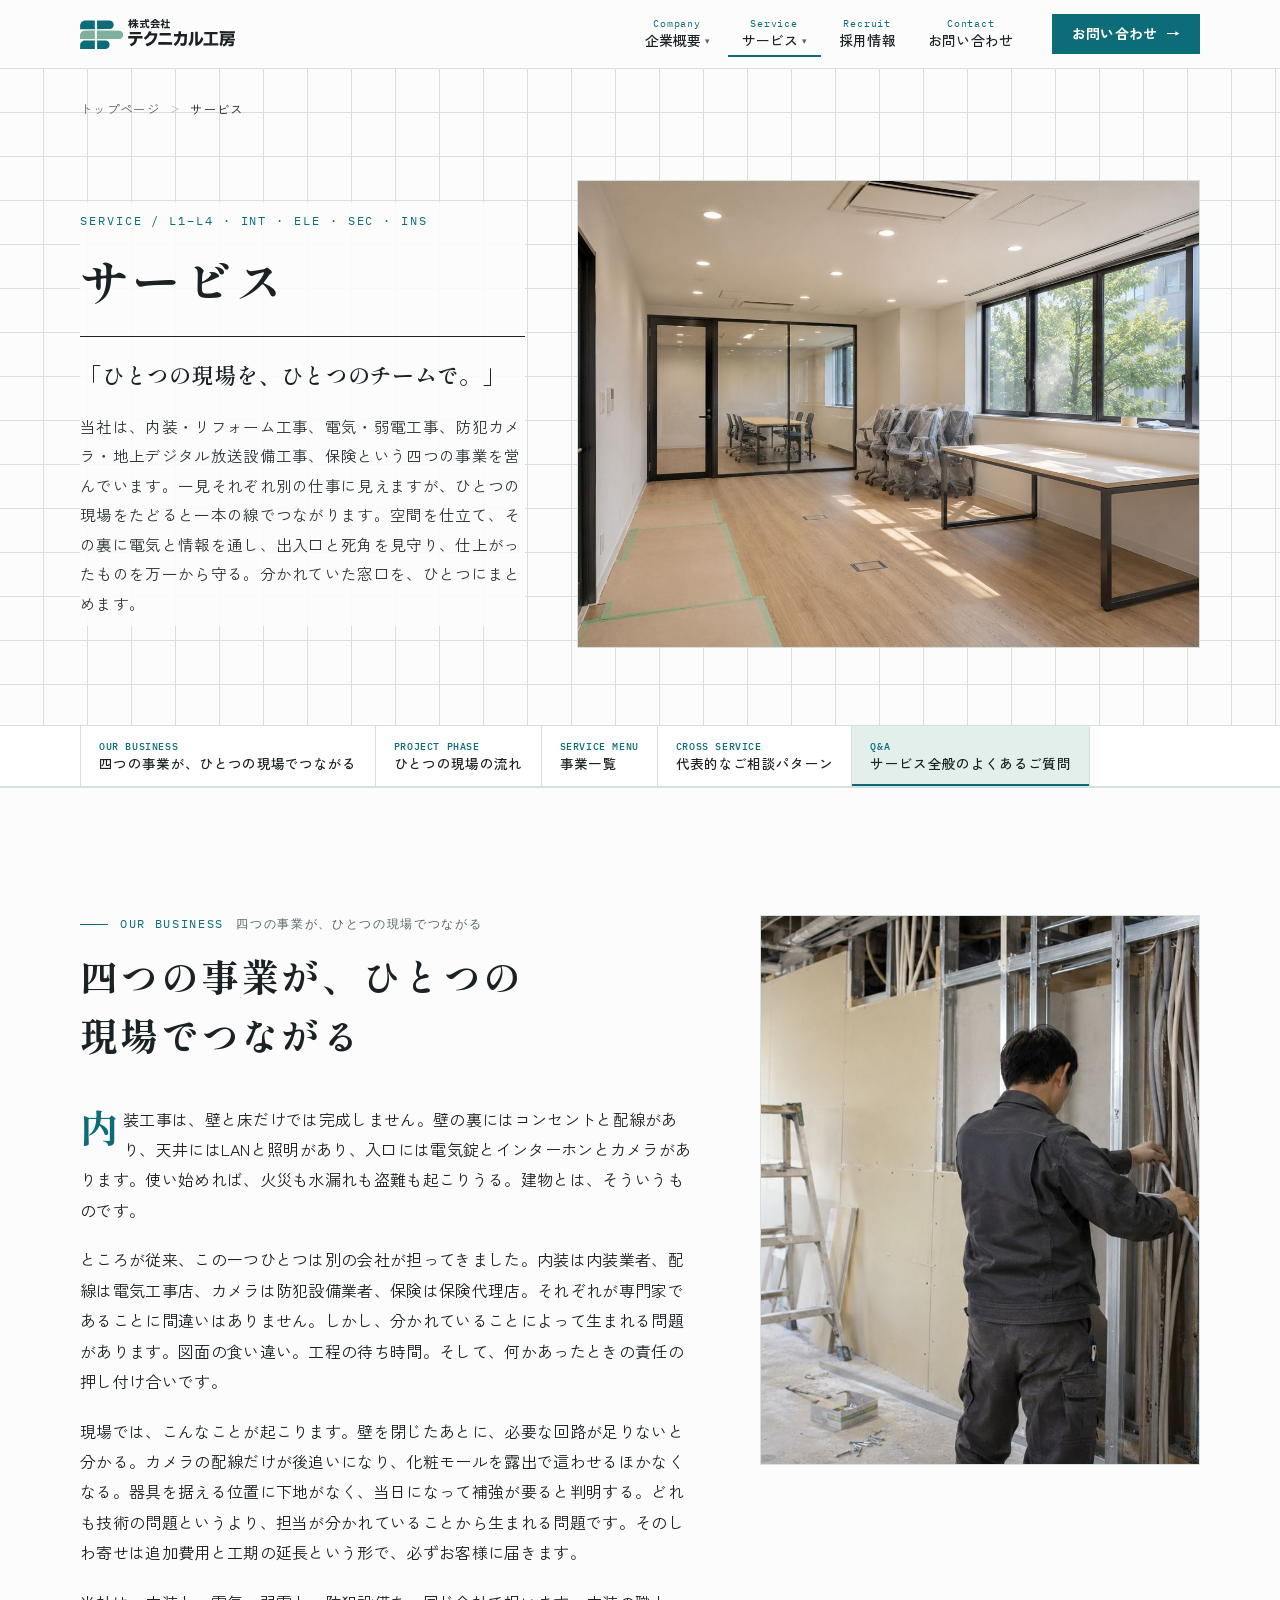
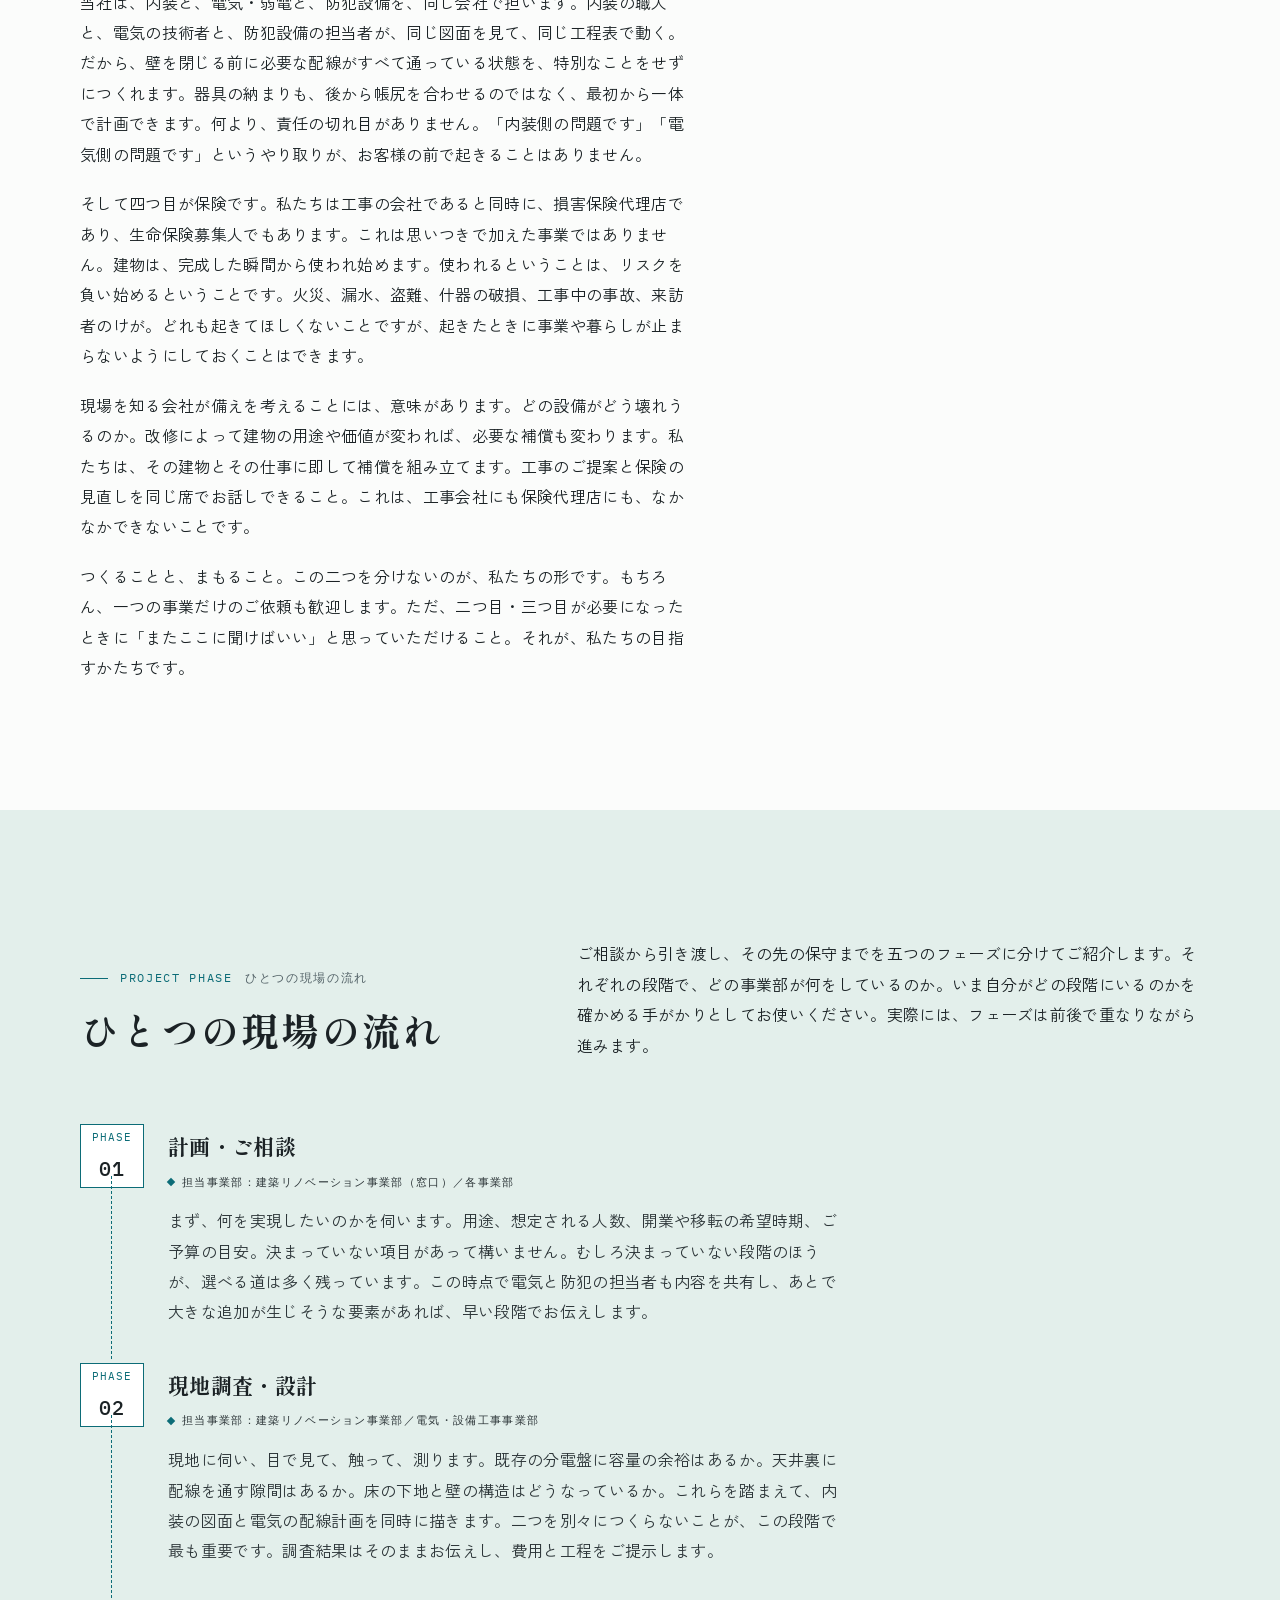
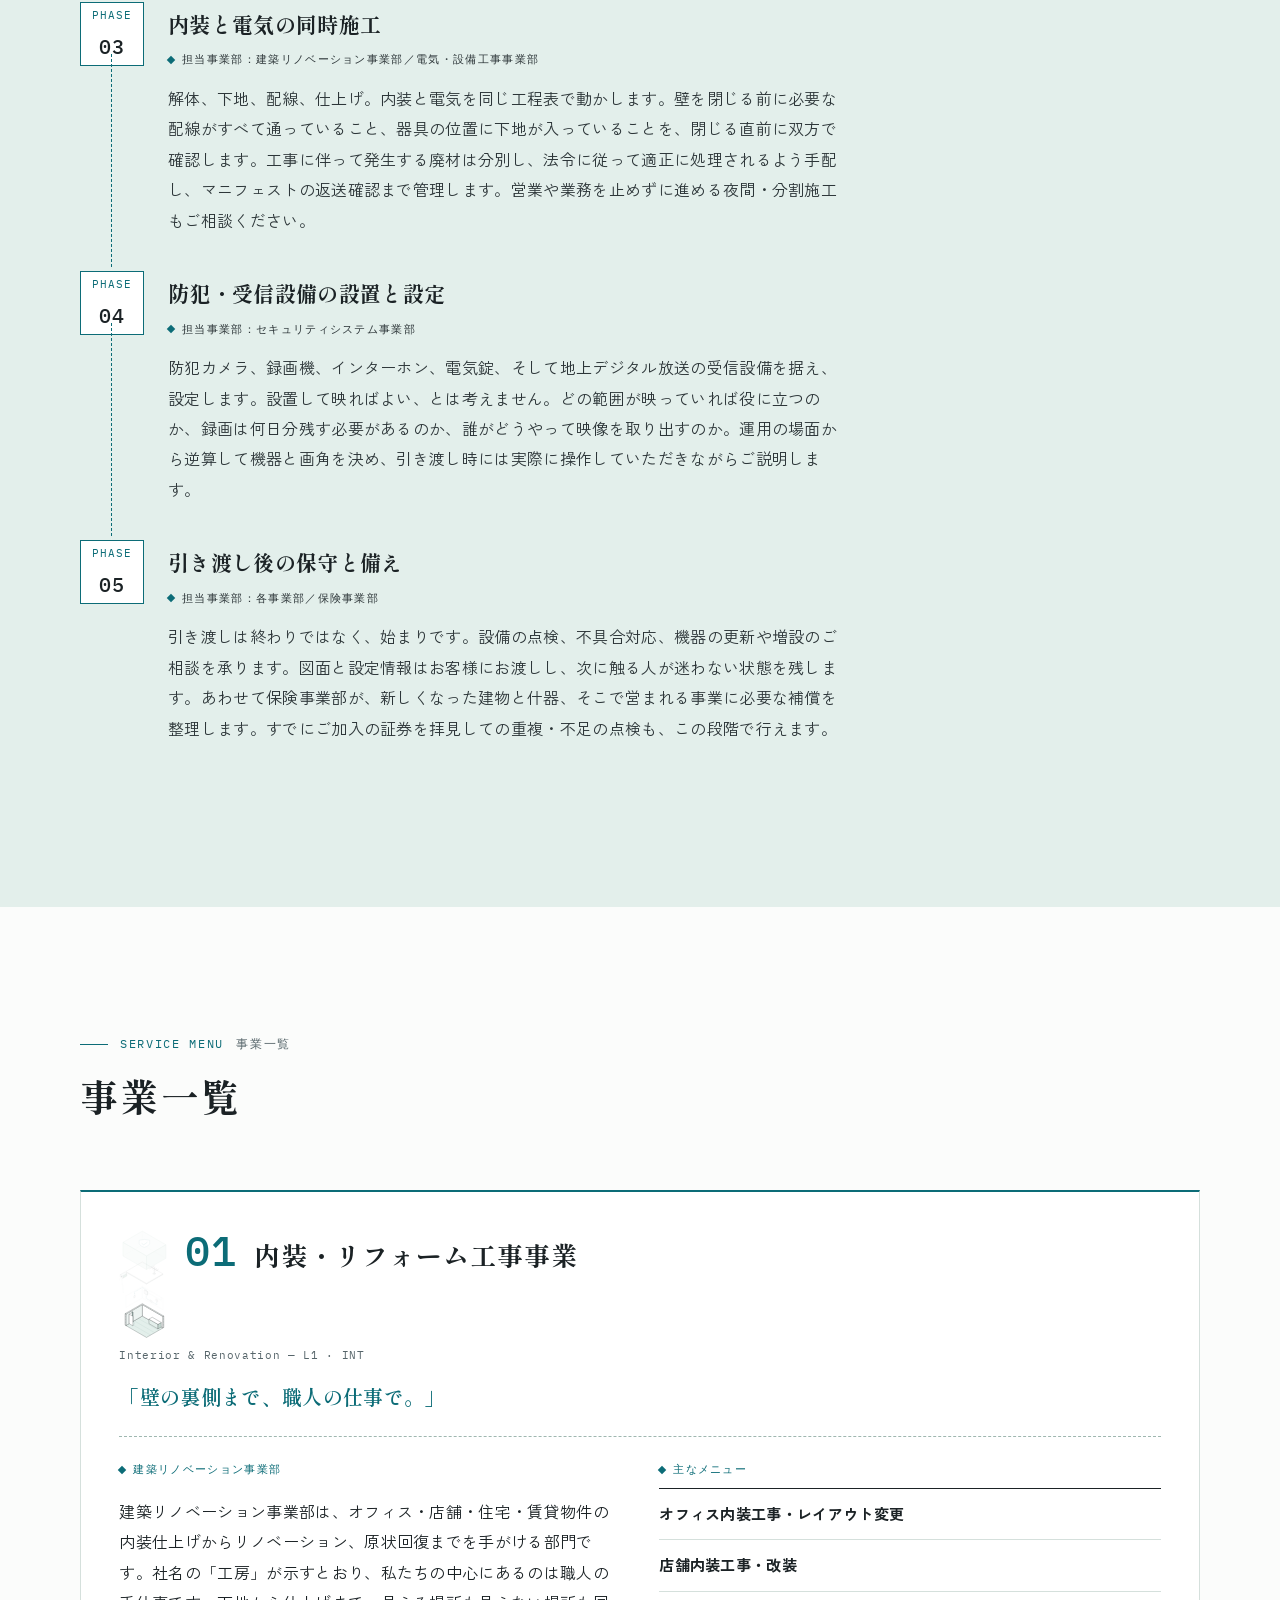
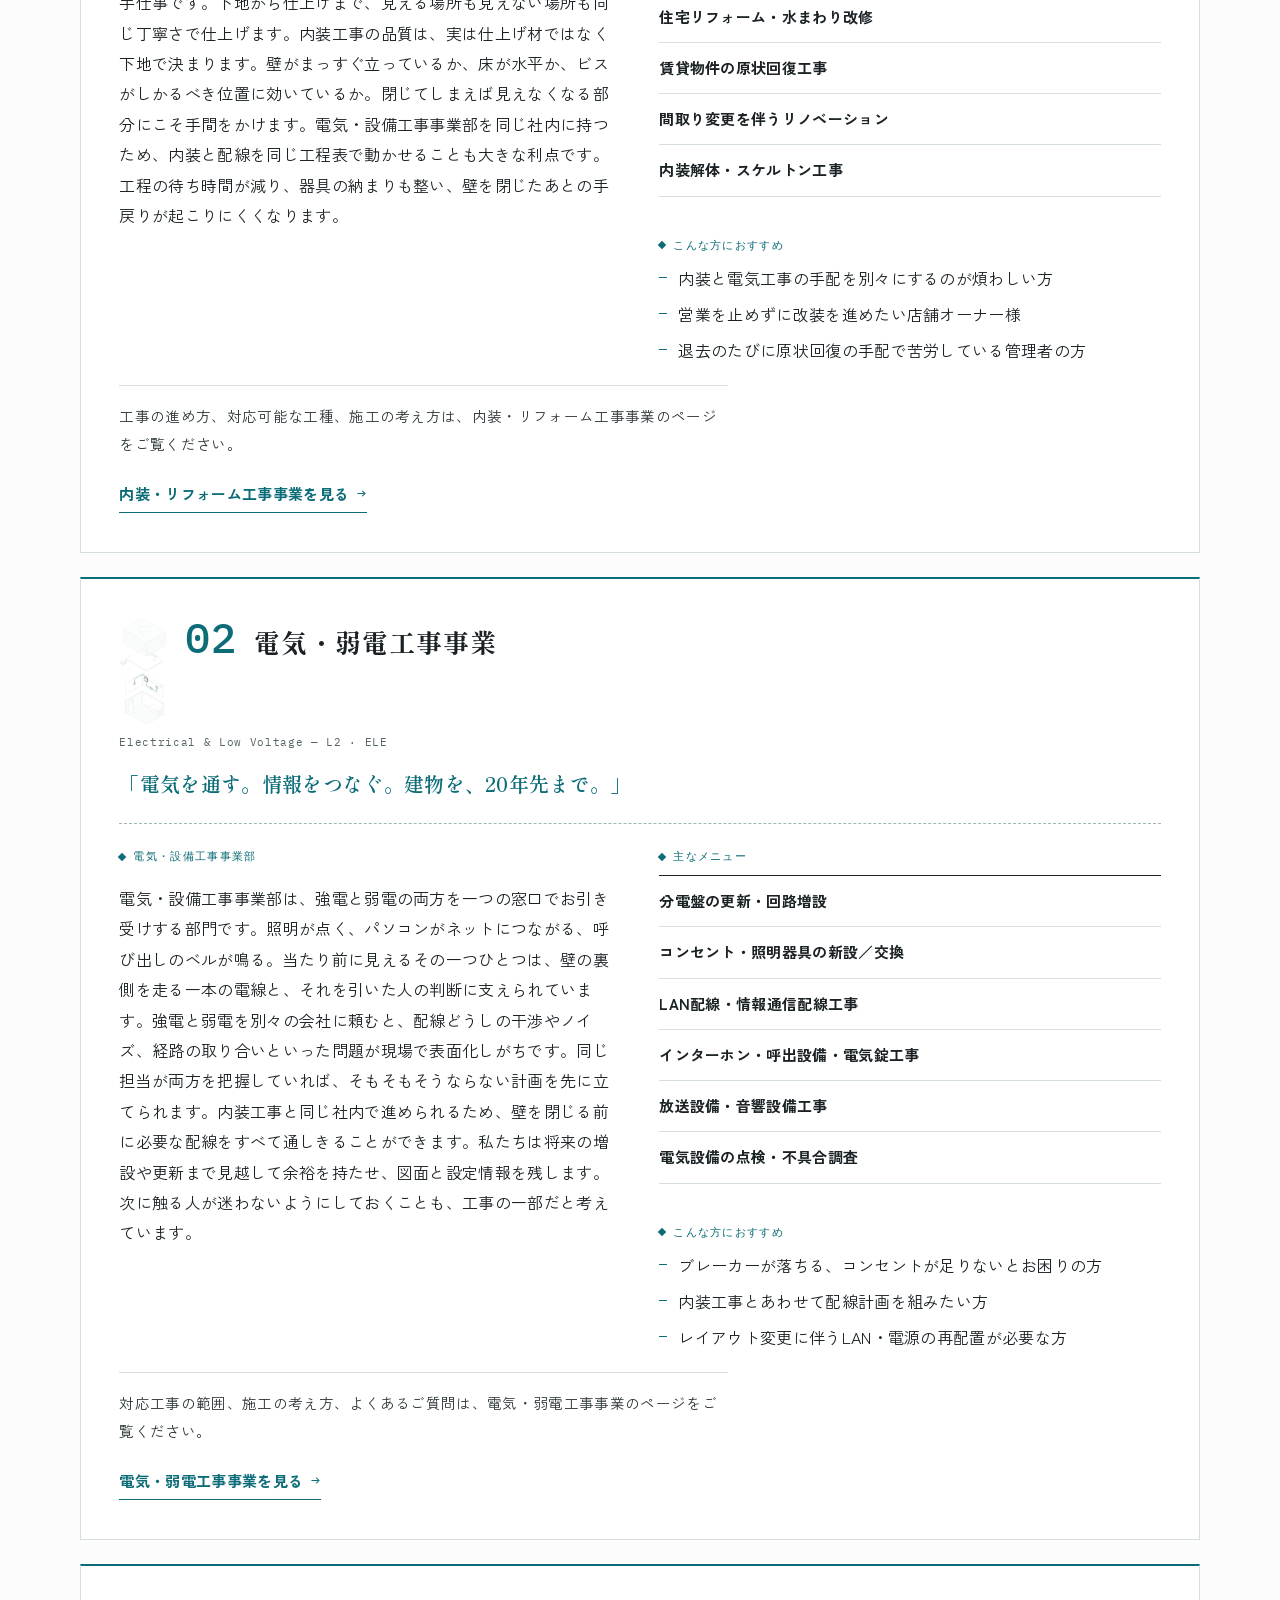
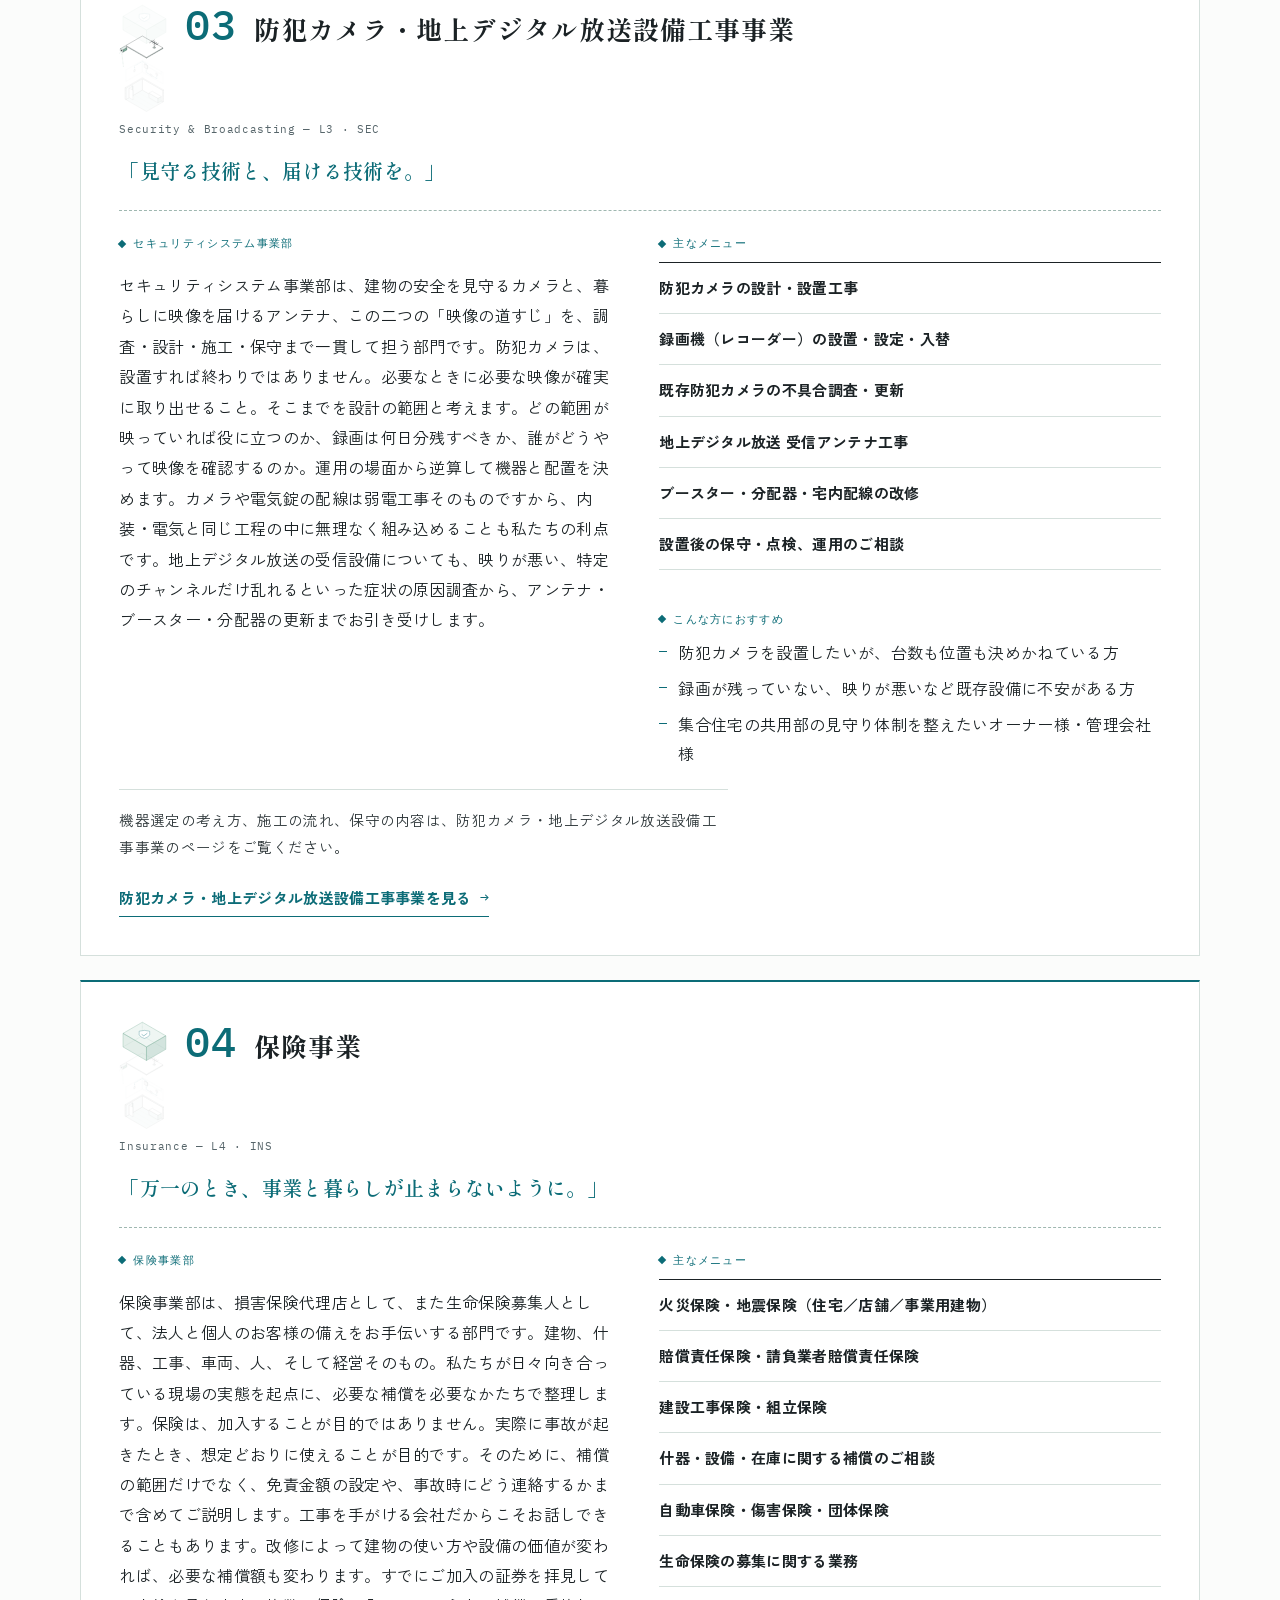
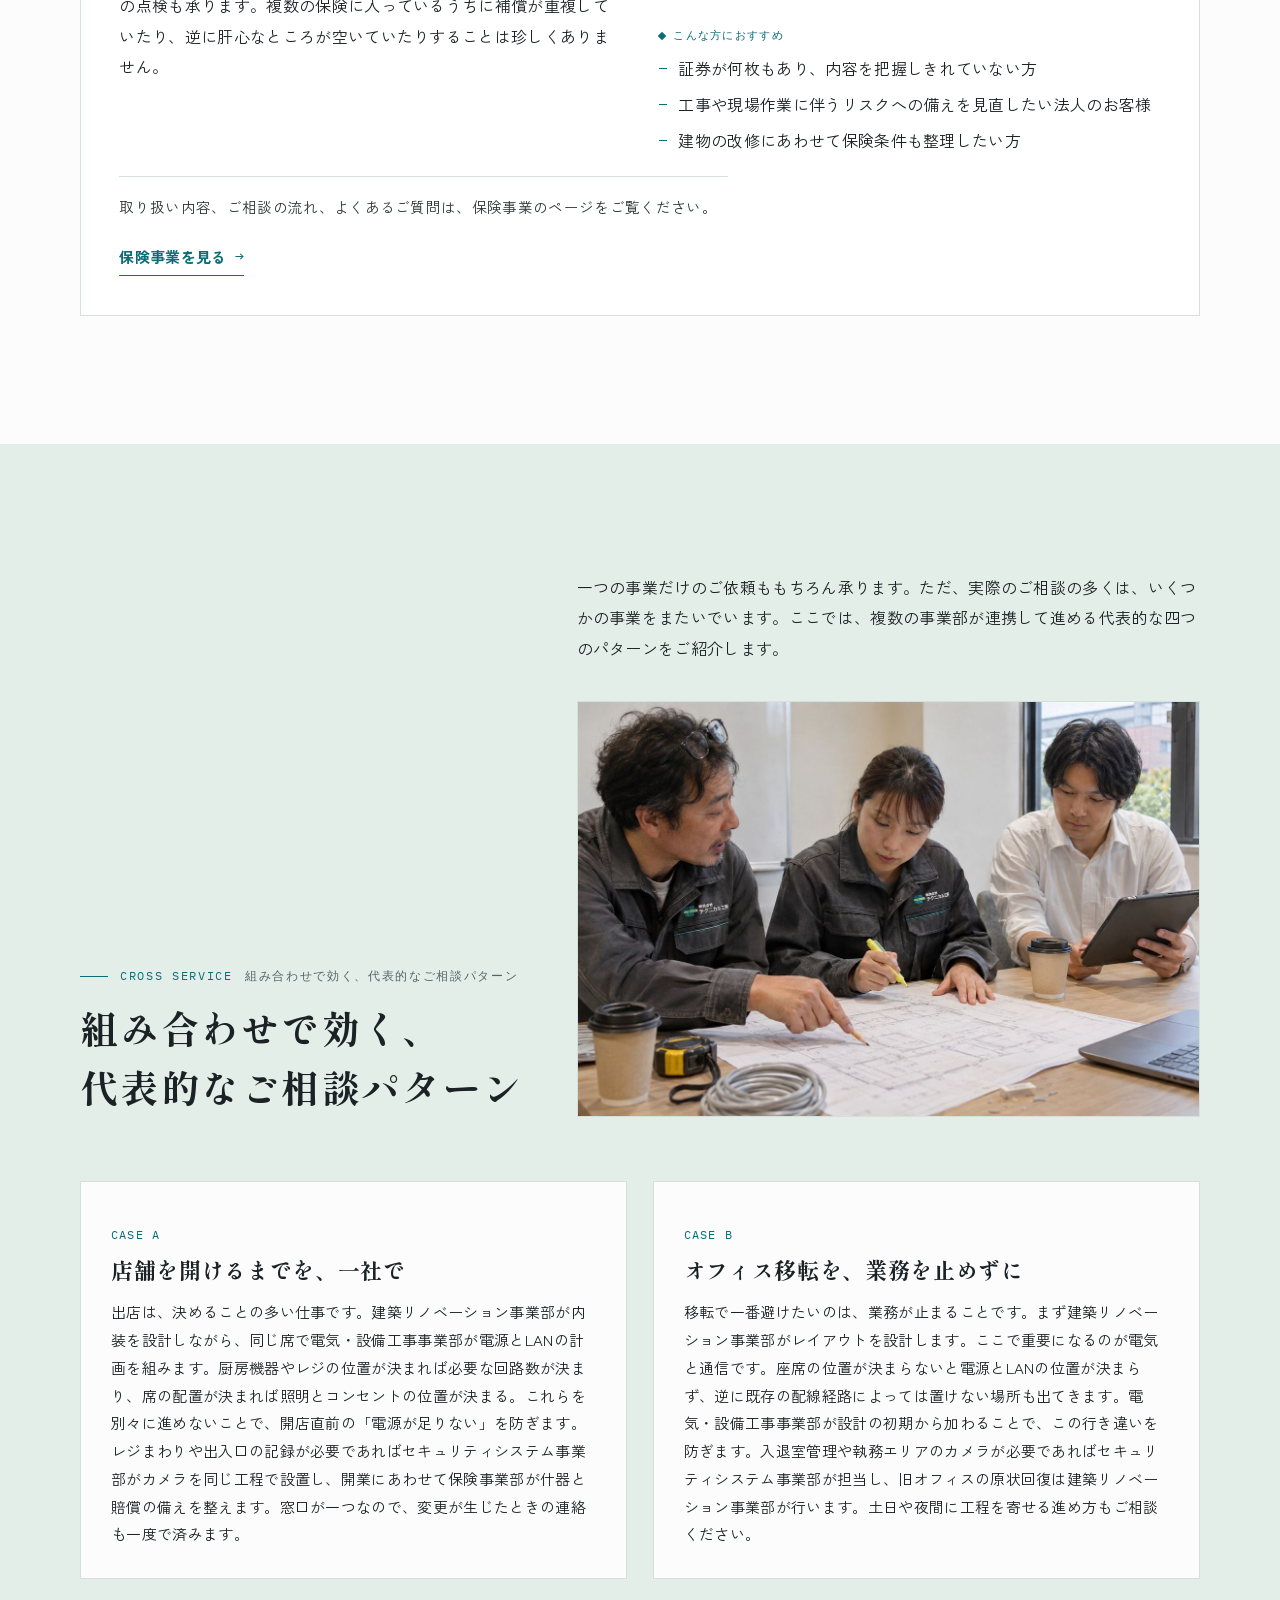
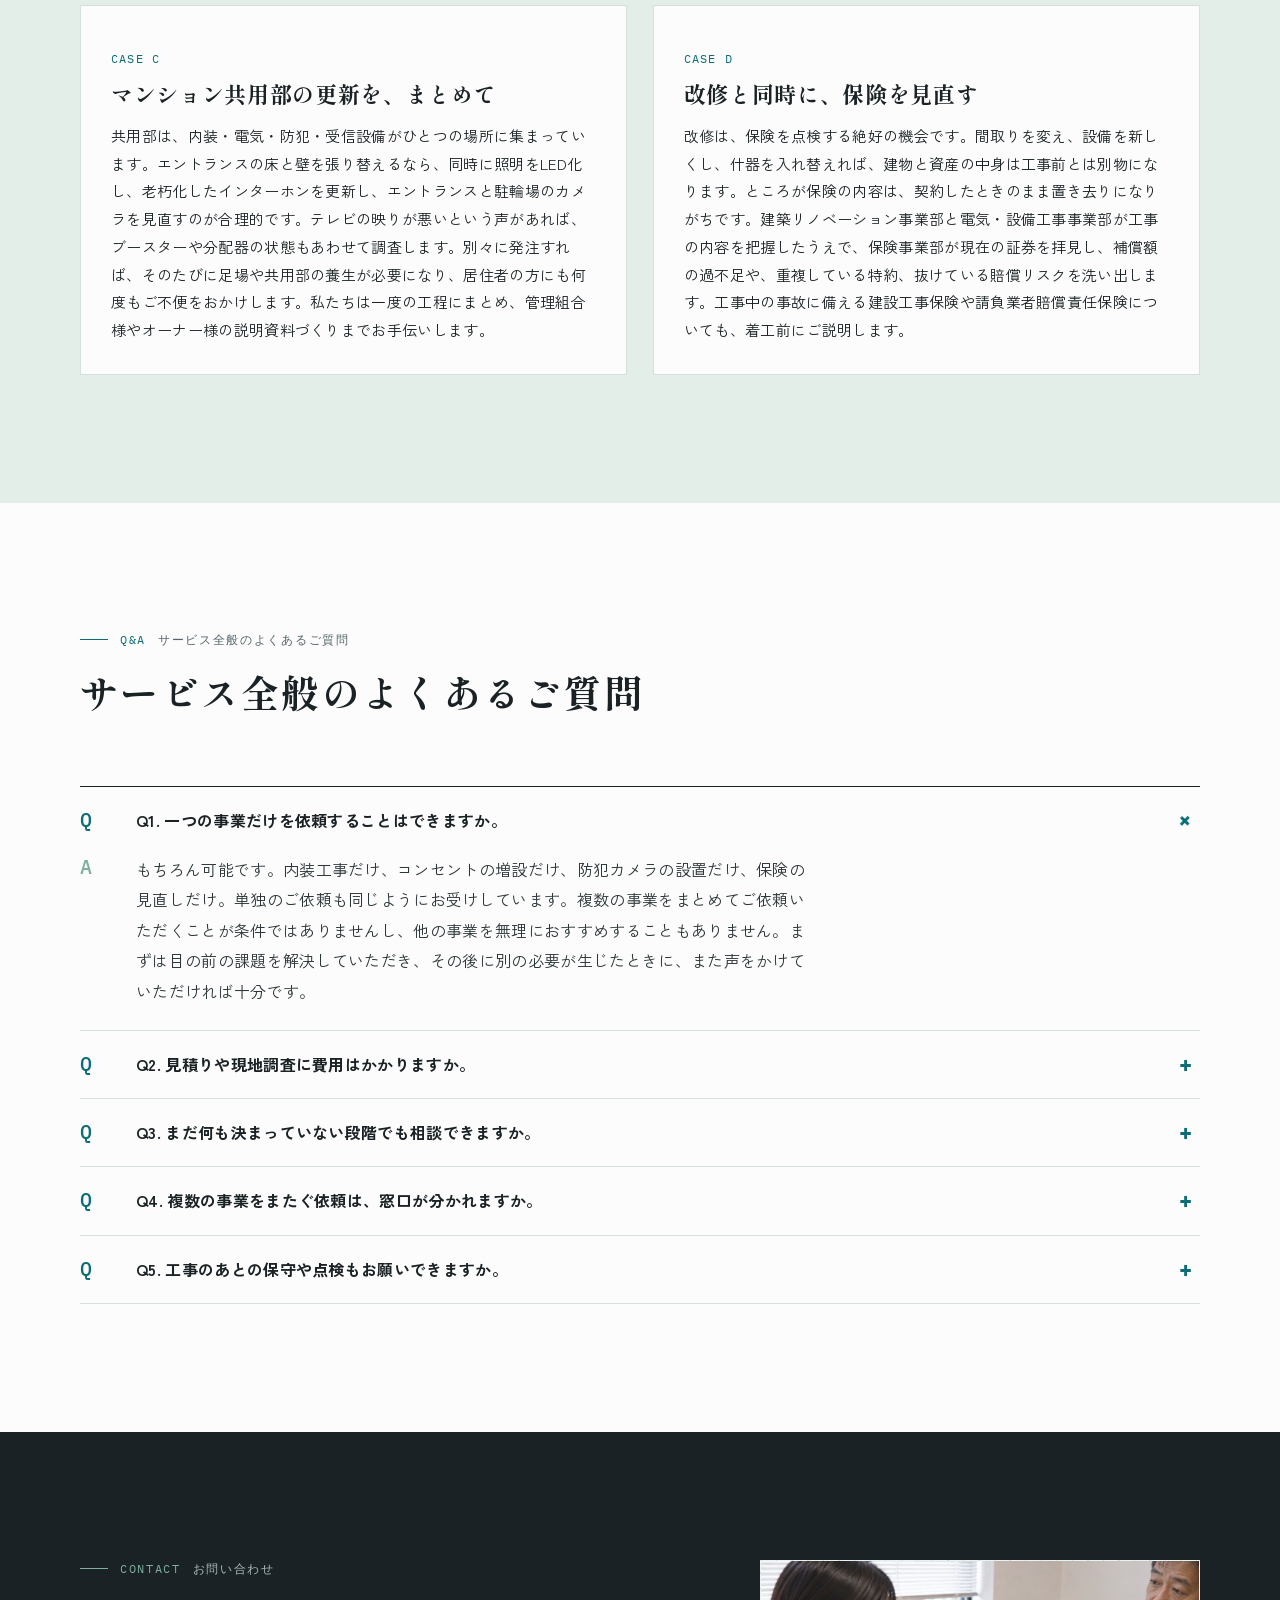
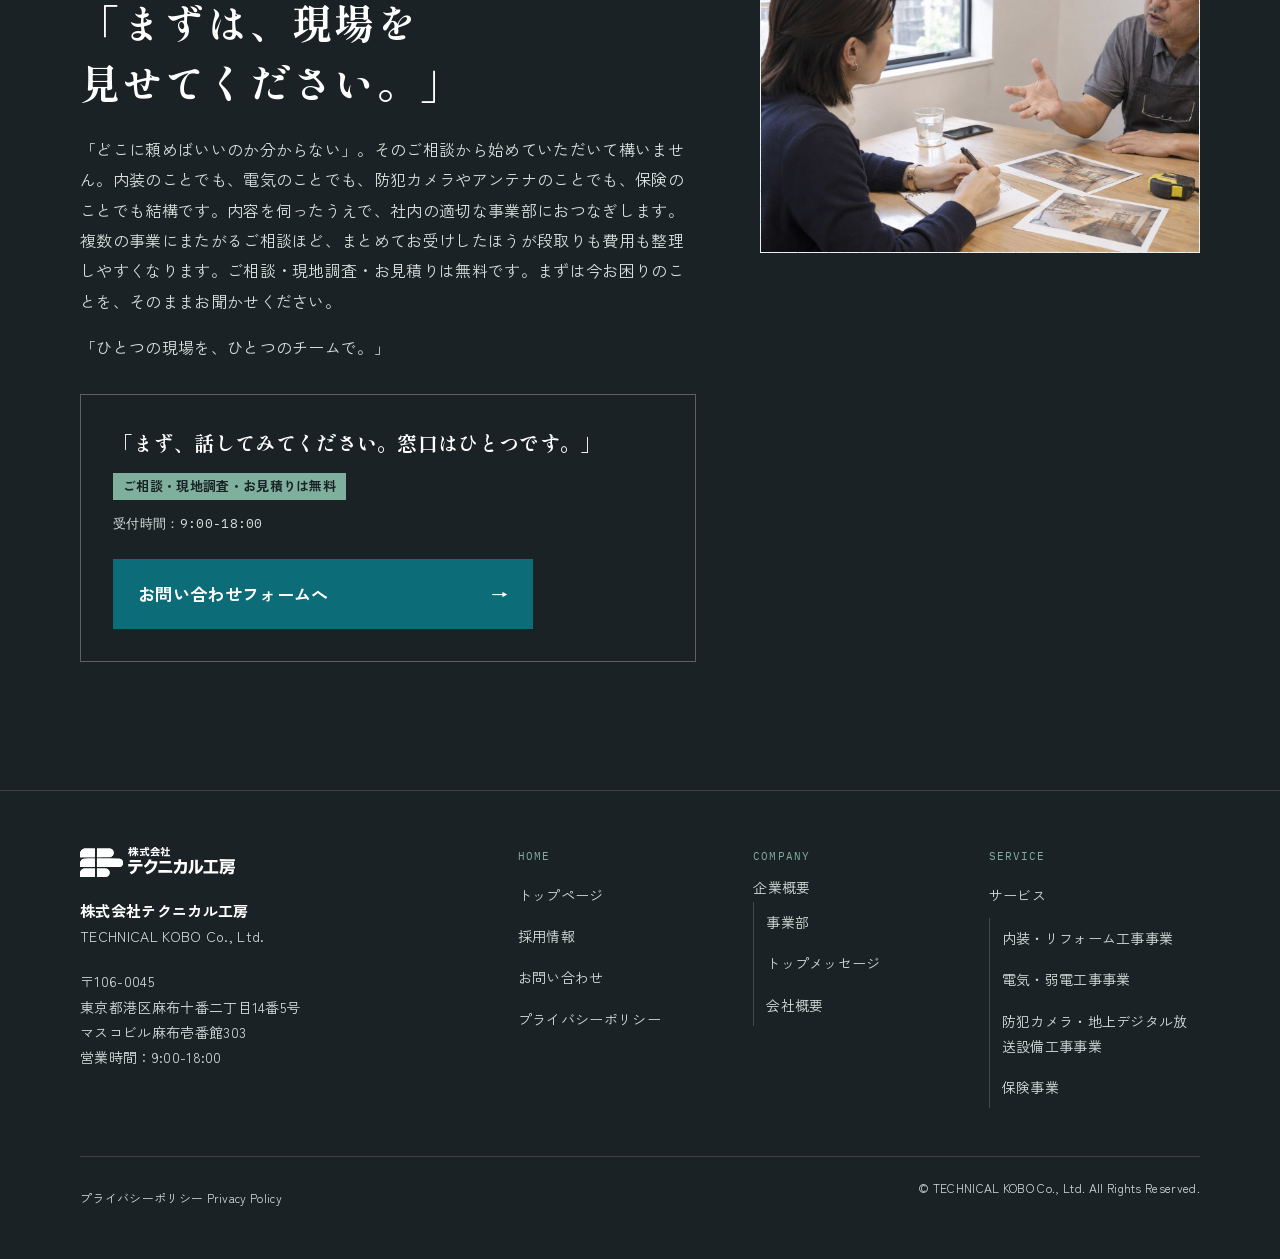
<file: service/index.html>
<!doctype html>
<html lang="ja">
<head>
<meta charset="utf-8">
<meta name="viewport" content="width=device-width,initial-scale=1,viewport-fit=cover">
<title>サービス一覧｜株式会社テクニカル工房</title>
<meta name="description" content="内装・リフォーム工事、電気・弱電工事、防犯カメラ・地上デジタル放送設備工事、保険。四つの事業を、ひとつの現場でつなぎ、分かれていた窓口をひとつにまとめます。">
<meta name="theme-color" content="#fbfcfb">
<link rel="canonical" href="https://ychess-apptix.github.io/technicalworks-preview/service/">
<meta property="og:type" content="article">
<meta property="og:site_name" content="株式会社テクニカル工房">
<meta property="og:title" content="サービス一覧｜株式会社テクニカル工房">
<meta property="og:description" content="内装・リフォーム工事、電気・弱電工事、防犯カメラ・地上デジタル放送設備工事、保険。四つの事業を、ひとつの現場でつなぎ、分かれていた窓口をひとつにまとめます。">
<meta property="og:url" content="https://ychess-apptix.github.io/technicalworks-preview/service/">
<meta property="og:image" content="https://ychess-apptix.github.io/technicalworks-preview/assets/img/og.jpg">
<meta property="og:image:width" content="1200">
<meta property="og:image:height" content="630">
<meta property="og:locale" content="ja_JP">
<meta name="twitter:card" content="summary_large_image">
<link rel="icon" href="../favicon.ico">
<link rel="preconnect" href="https://fonts.googleapis.com">
<link rel="preconnect" href="https://fonts.gstatic.com" crossorigin>
<link rel="stylesheet" href="https://fonts.googleapis.com/css2?family=IBM+Plex+Mono:wght@400;500&amp;family=Shippori+Mincho+B1:wght@600;700&amp;family=Zen+Kaku+Gothic+New:wght@400;500;700&amp;display=swap">
<link rel="stylesheet" href="../assets/css/style.css">
</head>
<body>
<a class="vh skip" href="#main">本文へ移動</a>
<header class="hd">
 <div class="wrap hd-in">
  <a class="brand" href="../index.html"><img src="../assets/img/logo.svg" alt="株式会社テクニカル工房" width="160" height="31"></a>
  <nav class="gnav" id="gnav" aria-label="グローバルナビゲーション">
   <ul class="gl">
    <li class="dd" data-sec="company"><button class="dd-b" type="button" aria-expanded="false" aria-controls="m-co"><span class="en">Company</span><span class="lb">企業概要<i aria-hidden="true">▾</i></span></button>
     <ul class="dd-m" id="m-co"><li><a href="../company/index.html">事業部</a></li><li><a href="../company/message.html">トップメッセージ</a></li><li><a href="../company/overview.html">会社概要</a></li></ul></li>
    <li class="dd cur" data-sec="service"><button class="dd-b" type="button" aria-expanded="false" aria-controls="m-sv"><span class="en">Service</span><span class="lb">サービス<i aria-hidden="true">▾</i></span></button>
     <ul class="dd-m" id="m-sv"><li><a class="top" href="../service/index.html" aria-current="page">SERVICE — サービス一覧</a></li><li><a href="../service/interior.html">内装・リフォーム工事事業</a></li><li><a href="../service/electrical.html">電気・弱電工事事業</a></li><li><a href="../service/security.html">防犯カメラ・地上デジタル放送設備工事事業</a></li><li><a href="../service/insurance.html">保険事業</a></li></ul></li>
    <li><a href="../recruit/index.html"><span class="en">Recruit</span>採用情報</a></li>
    <li><a href="../contact/index.html"><span class="en">Contact</span>お問い合わせ</a></li>
   </ul>
  </nav>
  <a class="hd-cta" href="../contact/index.html">お問い合わせ <span aria-hidden="true">→</span></a>
  <button class="burger" type="button" aria-expanded="false" aria-controls="gnav" aria-label="メニュー"><span></span></button>
 </div>
</header>
<main id="main">
<svg class="defs" aria-hidden="true" focusable="false" width="0" height="0">
<defs>
<pattern id="hx" width="5" height="5" patternUnits="userSpaceOnUse" patternTransform="rotate(45)"><rect width="5" height="5" fill="#ffffff"/><line x1="0" y1="0" x2="0" y2="5" stroke="#9fb7b0" stroke-width="1.4"/></pattern>
<pattern id="hxd" width="4" height="4" patternUnits="userSpaceOnUse" patternTransform="rotate(45)"><rect width="4" height="4" fill="#1b2225"/><line x1="0" y1="0" x2="0" y2="4" stroke="#56656a" stroke-width="1.2"/></pattern>
<g id="ly-int"><polygon points="0,0 95.3,55 19.1,99 -76.2,44" fill="#e3efeb" stroke="#1b2225" stroke-width="1" stroke-linejoin="round"/><polyline points="-19.1,11 76.2,66" fill="none" stroke="#9fb7b0" stroke-width=".7"/><polyline points="-38.1,22 57.2,77" fill="none" stroke="#9fb7b0" stroke-width=".7"/><polyline points="-57.2,33 38.1,88" fill="none" stroke="#9fb7b0" stroke-width=".7"/><polyline points="-43.8,25.3 -40,28.2 -37.5,31.6 -36.7,35.2 -37.5,38.8 -40,42.2 -43.8,45.1" fill="none" stroke="#56656a" stroke-width=".8" stroke-dasharray="2 2"/><polygon points="0,0 95.3,55 95.3,2.2 0,-52.8" fill="#ffffff" stroke="#1b2225" stroke-width="1" stroke-linejoin="round"/><path d="M0,0L-76.2,44L-76.2,-8.8L0,-52.8ZM-43.8,25.3L-43.8,-18.7L-61,-8.8L-61,35.2Z" fill="#eef4f2" fill-rule="evenodd" stroke="#1b2225" stroke-width="1" stroke-linejoin="round"/><polygon points="-43.8,25.3 -47.6,23.1 -47.6,-20.9 -43.8,-18.7" fill="#9fb7b0" stroke="#1b2225" stroke-width="1" stroke-linejoin="round"/><polygon points="0,-57.2 99.1,0 95.3,2.2 0,-52.8 -76.2,-8.8 -80,-11" fill="url(#hx)" stroke="#1b2225" stroke-width="1" stroke-linejoin="round"/><polygon points="95.3,55 99.1,52.8 99.1,0 95.3,2.2" fill="url(#hx)" stroke="#1b2225" stroke-width="1" stroke-linejoin="round"/><polygon points="-76.2,44 -80,41.8 -80,-11 -76.2,-8.8" fill="url(#hx)" stroke="#1b2225" stroke-width="1" stroke-linejoin="round"/><polygon points="-61,35.2 -43.8,45.1 -43.8,1.1 -61,-8.8" fill="#ffffff" stroke="#1b2225" stroke-width="1" stroke-linejoin="round"/><polygon points="30.5,35.2 72.4,59.4 72.4,38.5 30.5,14.3" fill="#e3efeb" stroke="#1b2225" stroke-width="1" stroke-linejoin="round"/><polygon points="87.6,50.6 72.4,59.4 72.4,38.5 87.6,29.7" fill="#c5d8d1" stroke="#1b2225" stroke-width="1" stroke-linejoin="round"/><polygon points="45.7,5.5 87.6,29.7 72.4,38.5 30.5,14.3" fill="#ffffff" stroke="#1b2225" stroke-width="1" stroke-linejoin="round"/></g>
<g id="ly-ele"><polygon points="0,0 95.3,55 95.3,2.2 0,-52.8" fill="none" stroke="#c9d6d2" stroke-width="1"/><polygon points="0,0 -76.2,44 -76.2,-8.8 0,-52.8" fill="none" stroke="#c9d6d2" stroke-width="1"/><polyline points="24.8,-24.2 87.6,12.1 87.6,-2.2" fill="none" stroke="#7eb09d" stroke-width="1.8" stroke-dasharray="2 3"/><polyline points="18.1,-18.2 18.1,2.8 36.2,13.2" fill="none" stroke="#0c6c77" stroke-width="1.8" stroke-dasharray="5 3"/><polyline points="43.8,17.6 66.7,30.8 66.7,14.3" fill="none" stroke="#0c6c77" stroke-width="1.8" stroke-dasharray="5 3"/><polyline points="18.1,-33.5 18.1,-38 0,-48.4 -36.2,-27.5 -36.2,-9.9" fill="none" stroke="#0c6c77" stroke-width="1.8" stroke-dasharray="5 3"/><polygon points="36.2,16.5 43.8,20.9 43.8,13.2 36.2,8.8" fill="#ffffff" stroke="#1b2225" stroke-width="1" stroke-linejoin="round"/><polygon points="62.9,12.1 70.5,16.5 70.5,8.8 62.9,4.4" fill="#ffffff" stroke="#1b2225" stroke-width="1" stroke-linejoin="round"/><polygon points="-33.3,-2.8 -39.1,0.5 -39.1,-8.2 -33.3,-11.5" fill="#ffffff" stroke="#1b2225" stroke-width="1" stroke-linejoin="round"/><polygon points="24.8,-14.3 22.5,-13 22.5,-28.4 24.8,-29.7" fill="#c5d8d1" stroke="#1b2225" stroke-width="1" stroke-linejoin="round"/><polygon points="11.4,-37.4 24.8,-29.7 22.5,-28.4 9.1,-36.1" fill="#e3efeb" stroke="#1b2225" stroke-width="1" stroke-linejoin="round"/><polygon points="9.1,-20.7 22.5,-13 22.5,-28.4 9.1,-36.1" fill="#ffffff" stroke="#1b2225" stroke-width="1" stroke-linejoin="round"/><polyline points="15.8,-18.6 15.8,-30.5" fill="none" stroke="#1b2225" stroke-width=".7"/></g>
<g id="ly-sec"><polygon points="-76.2,-8.8 19.1,46.2 19.1,42.9 -76.2,-12.1" fill="#e3efeb" stroke="#1b2225" stroke-width="1" stroke-linejoin="round"/><polygon points="95.3,2.2 19.1,46.2 19.1,42.9 95.3,-1.1" fill="#c5d8d1" stroke="#1b2225" stroke-width="1" stroke-linejoin="round"/><polygon points="0,-56.1 95.3,-1.1 19.1,42.9 -76.2,-12.1" fill="#ffffff" stroke="#1b2225" stroke-width="1" stroke-linejoin="round"/><polygon points="55.3,-6.6 62.9,-2.2 55.3,2.2 47.6,-2.2" fill="#d5e0dc" stroke="#1b2225" stroke-width="1" stroke-linejoin="round"/><polyline points="55.3,-2.2 55.3,-28.6" fill="none" stroke="#1b2225" stroke-width="1.4" stroke-linecap="round"/><polyline points="41.9,-33 70.5,-16.5" fill="none" stroke="#1b2225" stroke-width="1.4" stroke-linecap="round"/><polyline points="55.3,-37.4 34.3,-25.3" fill="none" stroke="#1b2225" stroke-width="1.4" stroke-linecap="round"/><polyline points="58.1,-30.2 46.7,-23.7" fill="none" stroke="#1b2225" stroke-width="1.4" stroke-linecap="round"/><polyline points="65.7,-25.8 54.3,-19.2" fill="none" stroke="#1b2225" stroke-width="1.4" stroke-linecap="round"/><polyline points="73.4,-21.5 61.9,-14.9" fill="none" stroke="#1b2225" stroke-width="1.4" stroke-linecap="round"/><polyline points="-82.9,-1.7 -82.9,-6" fill="none" stroke="#1b2225" stroke-width="1.6"/><polygon points="-82.9,-8.3 -71.4,-1.7 -90.5,9.3 -101.9,2.8" fill="#e3efeb" stroke="#1b2225" stroke-width="1" stroke-linejoin="round"/><polygon points="-71.4,8.2 -90.5,19.2 -90.5,9.3 -71.4,-1.7" fill="#7eb09d" stroke="#1b2225" stroke-width="1" stroke-linejoin="round"/><polygon points="-101.9,12.7 -90.5,19.2 -90.5,9.3 -101.9,2.8" fill="#ffffff" stroke="#1b2225" stroke-width="1" stroke-linejoin="round"/><circle cx="-96.2" cy="11" r="2.8" fill="#1b2225"/><path d="M-96.2,11L-137.2,66M-96.2,11L-87.6,85.8" fill="none" stroke="#7eb09d" stroke-width="1" stroke-dasharray="3 3"/></g>
<g id="ly-ins"><path d="M0,-7.7L108.6,55M0,-7.7L-89.5,44M0,-7.7L0,-70.4" fill="none" stroke="#7eb09d" stroke-width="1" stroke-dasharray="3 3"/><polygon points="-89.5,44 19.1,106.7 19.1,44 -89.5,-18.7" fill="#7eb09d" fill-opacity=".22" stroke="#7eb09d" stroke-width="1.6" stroke-linejoin="round"/><polygon points="108.6,55 19.1,106.7 19.1,44 108.6,-7.7" fill="#7eb09d" fill-opacity=".34" stroke="#7eb09d" stroke-width="1.6" stroke-linejoin="round"/><polygon points="0,-70.4 108.6,-7.7 19.1,44 -89.5,-18.7" fill="#7eb09d" fill-opacity=".12" stroke="#7eb09d" stroke-width="1.6" stroke-linejoin="round"/><polygon points="-14.7,-28.8 9.5,-32.6 33.8,-28.8 33.8,-11.6 24.3,-1.5 9.5,4.7 -5.3,-1.5 -14.7,-11.6" fill="#ffffff" stroke="#0c6c77" stroke-width="1.3" stroke-linejoin="round"/><polyline points="-1.8,-13.2 6.8,-7.3 21.7,-18.6" fill="none" stroke="#0c6c77" stroke-width="1.8" stroke-linecap="round" stroke-linejoin="round"/></g>
</defs>
</svg>

<!-- ===== Page hero ===== -->
<section class="ph" aria-labelledby="ph-h">
 <div class="wrap">
  <ol class="crumb" aria-label="パンくずリスト"><li><a href="../index.html">トップページ</a></li><li><span aria-current="page">サービス</span></li></ol>
  <div class="ph-g">
   <div class="ph-t">
    <p class="ph-code">SERVICE / L1–L4 · INT · ELE · SEC · INS</p>
    <h1 class="ph-h" id="ph-h">サービス</h1>
    <p class="ph-catch">「ひとつの現場を、ひとつのチームで。」</p>
    <p class="ph-lead">当社は、内装・リフォーム工事、電気・弱電工事、防犯カメラ・地上デジタル放送設備工事、保険という四つの事業を営んでいます。一見それぞれ別の仕事に見えますが、ひとつの現場をたどると一本の線でつながります。空間を仕立て、その裏に電気と情報を通し、出入口と死角を見守り、仕上がったものを万一から守る。分かれていた窓口を、ひとつにまとめます。</p>
   </div>
   <figure class="photo" data-src="../assets/img/finish.jpg" data-ratio="4/3">
    <figcaption class="photo-note"><b>FINISH</b> 引き渡し前日の、改装を終えたオフィス</figcaption>
   </figure>
  </div>
 </div>
</section>

<nav class="lnav" aria-label="ページ内リンク">
 <div class="wrap"><ul>
  <li><a href="#business"><span class="mono">OUR BUSINESS</span>四つの事業が、ひとつの現場でつながる</a></li>
  <li><a href="#phase"><span class="mono">PROJECT PHASE</span>ひとつの現場の流れ</a></li>
  <li><a href="#menu"><span class="mono">SERVICE MENU</span>事業一覧</a></li>
  <li><a href="#cross"><span class="mono">CROSS SERVICE</span>代表的なご相談パターン</a></li>
  <li><a href="#faq"><span class="mono">Q&amp;A</span>サービス全般のよくあるご質問</a></li>
 </ul></div>
</nav>

<!-- ===== Our Business ===== -->
<section class="sec" id="business" aria-labelledby="biz-h">
 <div class="wrap">
  <div class="split">
   <div>
    <p class="eyebrow">OUR BUSINESS <span>四つの事業が、ひとつの現場でつながる</span></p>
    <h2 class="sec-h" id="biz-h">四つの事業が、ひとつの現場でつながる</h2>
    <div class="prose drop mt-m">
     <p>内装工事は、壁と床だけでは完成しません。壁の裏にはコンセントと配線があり、天井にはLANと照明があり、入口には電気錠とインターホンとカメラがあります。使い始めれば、火災も水漏れも盗難も起こりうる。建物とは、そういうものです。</p>
     <p>ところが従来、この一つひとつは別の会社が担ってきました。内装は内装業者、配線は電気工事店、カメラは防犯設備業者、保険は保険代理店。それぞれが専門家であることに間違いはありません。しかし、分かれていることによって生まれる問題があります。図面の食い違い。工程の待ち時間。そして、何かあったときの責任の押し付け合いです。</p>
     <p>現場では、こんなことが起こります。壁を閉じたあとに、必要な回路が足りないと分かる。カメラの配線だけが後追いになり、化粧モールを露出で這わせるほかなくなる。器具を据える位置に下地がなく、当日になって補強が要ると判明する。どれも技術の問題というより、担当が分かれていることから生まれる問題です。そのしわ寄せは追加費用と工期の延長という形で、必ずお客様に届きます。</p>
     <p>当社は、内装と、電気・弱電と、防犯設備を、同じ会社で担います。内装の職人と、電気の技術者と、防犯設備の担当者が、同じ図面を見て、同じ工程表で動く。だから、壁を閉じる前に必要な配線がすべて通っている状態を、特別なことをせずにつくれます。器具の納まりも、後から帳尻を合わせるのではなく、最初から一体で計画できます。何より、責任の切れ目がありません。「内装側の問題です」「電気側の問題です」というやり取りが、お客様の前で起きることはありません。</p>
     <p>そして四つ目が保険です。私たちは工事の会社であると同時に、損害保険代理店であり、生命保険募集人でもあります。これは思いつきで加えた事業ではありません。建物は、完成した瞬間から使われ始めます。使われるということは、リスクを負い始めるということです。火災、漏水、盗難、什器の破損、工事中の事故、来訪者のけが。どれも起きてほしくないことですが、起きたときに事業や暮らしが止まらないようにしておくことはできます。</p>
     <p>現場を知る会社が備えを考えることには、意味があります。どの設備がどう壊れうるのか。改修によって建物の用途や価値が変われば、必要な補償も変わります。私たちは、その建物とその仕事に即して補償を組み立てます。工事のご提案と保険の見直しを同じ席でお話しできること。これは、工事会社にも保険代理店にも、なかなかできないことです。</p>
     <p>つくることと、まもること。この二つを分けないのが、私たちの形です。もちろん、一つの事業だけのご依頼も歓迎します。ただ、二つ目・三つ目が必要になったときに「またここに聞けばいい」と思っていただけること。それが、私たちの目指すかたちです。</p>
    </div>
   </div>
   <figure class="photo sticky" data-src="../assets/img/hero.jpg" data-ratio="4/5">
    <figcaption class="photo-note"><b>HERO</b> 改装中のオフィスで、軽量鉄骨の間仕切りに配線を通す職人</figcaption>
   </figure>
  </div>
 </div>
</section>

<!-- ===== Project Phase ===== -->
<section class="sec band-pale" id="phase" aria-labelledby="phase-h">
 <div class="wrap">
  <div class="sh">
   <div>
    <p class="eyebrow">PROJECT PHASE <span>ひとつの現場の流れ</span></p>
    <h2 class="sec-h" id="phase-h">ひとつの現場の流れ</h2>
   </div>
   <p class="lead">ご相談から引き渡し、その先の保守までを五つのフェーズに分けてご紹介します。それぞれの段階で、どの事業部が何をしているのか。いま自分がどの段階にいるのかを確かめる手がかりとしてお使いください。実際には、フェーズは前後で重なりながら進みます。</p>
  </div>
  <ol class="steps mt-l">
   <li><span class="st-n">PHASE<b>01</b></span><div class="st-b"><h3>計画・ご相談</h3><p class="lbl-k">担当事業部：建築リノベーション事業部（窓口）／各事業部</p><p>まず、何を実現したいのかを伺います。用途、想定される人数、開業や移転の希望時期、ご予算の目安。決まっていない項目があって構いません。むしろ決まっていない段階のほうが、選べる道は多く残っています。この時点で電気と防犯の担当者も内容を共有し、あとで大きな追加が生じそうな要素があれば、早い段階でお伝えします。</p></div></li>
   <li><span class="st-n">PHASE<b>02</b></span><div class="st-b"><h3>現地調査・設計</h3><p class="lbl-k">担当事業部：建築リノベーション事業部／電気・設備工事事業部</p><p>現地に伺い、目で見て、触って、測ります。既存の分電盤に容量の余裕はあるか。天井裏に配線を通す隙間はあるか。床の下地と壁の構造はどうなっているか。これらを踏まえて、内装の図面と電気の配線計画を同時に描きます。二つを別々につくらないことが、この段階で最も重要です。調査結果はそのままお伝えし、費用と工程をご提示します。</p></div></li>
   <li><span class="st-n">PHASE<b>03</b></span><div class="st-b"><h3>内装と電気の同時施工</h3><p class="lbl-k">担当事業部：建築リノベーション事業部／電気・設備工事事業部</p><p>解体、下地、配線、仕上げ。内装と電気を同じ工程表で動かします。壁を閉じる前に必要な配線がすべて通っていること、器具の位置に下地が入っていることを、閉じる直前に双方で確認します。工事に伴って発生する廃材は分別し、法令に従って適正に処理されるよう手配し、マニフェストの返送確認まで管理します。営業や業務を止めずに進める夜間・分割施工もご相談ください。</p></div></li>
   <li><span class="st-n">PHASE<b>04</b></span><div class="st-b"><h3>防犯・受信設備の設置と設定</h3><p class="lbl-k">担当事業部：セキュリティシステム事業部</p><p>防犯カメラ、録画機、インターホン、電気錠、そして地上デジタル放送の受信設備を据え、設定します。設置して映ればよい、とは考えません。どの範囲が映っていれば役に立つのか、録画は何日分残す必要があるのか、誰がどうやって映像を取り出すのか。運用の場面から逆算して機器と画角を決め、引き渡し時には実際に操作していただきながらご説明します。</p></div></li>
   <li><span class="st-n">PHASE<b>05</b></span><div class="st-b"><h3>引き渡し後の保守と備え</h3><p class="lbl-k">担当事業部：各事業部／保険事業部</p><p>引き渡しは終わりではなく、始まりです。設備の点検、不具合対応、機器の更新や増設のご相談を承ります。図面と設定情報はお客様にお渡しし、次に触る人が迷わない状態を残します。あわせて保険事業部が、新しくなった建物と什器、そこで営まれる事業に必要な補償を整理します。すでにご加入の証券を拝見しての重複・不足の点検も、この段階で行えます。</p></div></li>
  </ol>
 </div>
</section>

<!-- ===== Service Menu ===== -->
<section class="sec" id="menu" aria-labelledby="menu-h">
 <div class="wrap">
  <p class="eyebrow">SERVICE MENU <span>事業一覧</span></p>
  <h2 class="sec-h" id="menu-h">事業一覧</h2>
  <div class="mt-l">
   <article class="sheet" aria-labelledby="s1">
    <div class="sheet-h"><div style="flex:none;width:48px;align-self:center">
<svg class="thumb" viewBox="-108 -398 222 504" aria-hidden="true" focusable="false"><use href="#ly-int" class="on"/><use href="#ly-ele" transform="translate(0,-84)"/><use href="#ly-sec" transform="translate(0,-194)"/><use href="#ly-ins" transform="translate(0,-322)"/></svg>
    </div><span class="sheet-no">01</span><h3 id="s1">内装・リフォーム工事事業</h3><span class="mono">Interior &amp; Renovation — L1 · INT</span></div>
    <p class="sheet-slogan">「壁の裏側まで、職人の仕事で。」</p>
    <div class="sheet-g">
     <div><p class="lbl-k">建築リノベーション事業部</p><p>建築リノベーション事業部は、オフィス・店舗・住宅・賃貸物件の内装仕上げからリノベーション、原状回復までを手がける部門です。社名の「工房」が示すとおり、私たちの中心にあるのは職人の手仕事です。下地から仕上げまで、見える場所も見えない場所も同じ丁寧さで仕上げます。内装工事の品質は、実は仕上げ材ではなく下地で決まります。壁がまっすぐ立っているか、床が水平か、ビスがしかるべき位置に効いているか。閉じてしまえば見えなくなる部分にこそ手間をかけます。電気・設備工事事業部を同じ社内に持つため、内装と配線を同じ工程表で動かせることも大きな利点です。工程の待ち時間が減り、器具の納まりも整い、壁を閉じたあとの手戻りが起こりにくくなります。</p></div>
     <div><p class="lbl-k">主なメニュー</p>
      <ul class="items one">
       <li><b>オフィス内装工事・レイアウト変更</b></li>
       <li><b>店舗内装工事・改装</b></li>
       <li><b>住宅リフォーム・水まわり改修</b></li>
       <li><b>賃貸物件の原状回復工事</b></li>
       <li><b>間取り変更を伴うリノベーション</b></li>
       <li><b>内装解体・スケルトン工事</b></li>
      </ul>
      <p class="lbl-k mt-m">こんな方におすすめ</p>
      <ul class="bul">
       <li>内装と電気工事の手配を別々にするのが煩わしい方</li>
       <li>営業を止めずに改装を進めたい店舗オーナー様</li>
       <li>退去のたびに原状回復の手配で苦労している管理者の方</li>
      </ul>
     </div>
    </div>
    <p class="link">工事の進め方、対応可能な工種、施工の考え方は、内装・リフォーム工事事業のページをご覧ください。</p>
    <a class="more" href="../service/interior.html">内装・リフォーム工事事業を見る <span class="ar" aria-hidden="true">→</span></a>
   </article>
   <article class="sheet" aria-labelledby="s2">
    <div class="sheet-h"><div style="flex:none;width:48px;align-self:center">
<svg class="thumb" viewBox="-108 -398 222 504" aria-hidden="true" focusable="false"><use href="#ly-int"/><use href="#ly-ele" class="on" transform="translate(0,-84)"/><use href="#ly-sec" transform="translate(0,-194)"/><use href="#ly-ins" transform="translate(0,-322)"/></svg>
    </div><span class="sheet-no">02</span><h3 id="s2">電気・弱電工事事業</h3><span class="mono">Electrical &amp; Low Voltage — L2 · ELE</span></div>
    <p class="sheet-slogan">「電気を通す。情報をつなぐ。建物を、20年先まで。」</p>
    <div class="sheet-g">
     <div><p class="lbl-k">電気・設備工事事業部</p><p>電気・設備工事事業部は、強電と弱電の両方を一つの窓口でお引き受けする部門です。照明が点く、パソコンがネットにつながる、呼び出しのベルが鳴る。当たり前に見えるその一つひとつは、壁の裏側を走る一本の電線と、それを引いた人の判断に支えられています。強電と弱電を別々の会社に頼むと、配線どうしの干渉やノイズ、経路の取り合いといった問題が現場で表面化しがちです。同じ担当が両方を把握していれば、そもそもそうならない計画を先に立てられます。内装工事と同じ社内で進められるため、壁を閉じる前に必要な配線をすべて通しきることができます。私たちは将来の増設や更新まで見越して余裕を持たせ、図面と設定情報を残します。次に触る人が迷わないようにしておくことも、工事の一部だと考えています。</p></div>
     <div><p class="lbl-k">主なメニュー</p>
      <ul class="items one">
       <li><b>分電盤の更新・回路増設</b></li>
       <li><b>コンセント・照明器具の新設／交換</b></li>
       <li><b>LAN配線・情報通信配線工事</b></li>
       <li><b>インターホン・呼出設備・電気錠工事</b></li>
       <li><b>放送設備・音響設備工事</b></li>
       <li><b>電気設備の点検・不具合調査</b></li>
      </ul>
      <p class="lbl-k mt-m">こんな方におすすめ</p>
      <ul class="bul">
       <li>ブレーカーが落ちる、コンセントが足りないとお困りの方</li>
       <li>内装工事とあわせて配線計画を組みたい方</li>
       <li>レイアウト変更に伴うLAN・電源の再配置が必要な方</li>
      </ul>
     </div>
    </div>
    <p class="link">対応工事の範囲、施工の考え方、よくあるご質問は、電気・弱電工事事業のページをご覧ください。</p>
    <a class="more" href="../service/electrical.html">電気・弱電工事事業を見る <span class="ar" aria-hidden="true">→</span></a>
   </article>
   <article class="sheet" aria-labelledby="s3">
    <div class="sheet-h"><div style="flex:none;width:48px;align-self:center">
<svg class="thumb" viewBox="-108 -398 222 504" aria-hidden="true" focusable="false"><use href="#ly-int"/><use href="#ly-ele" transform="translate(0,-84)"/><use href="#ly-sec" class="on" transform="translate(0,-194)"/><use href="#ly-ins" transform="translate(0,-322)"/></svg>
    </div><span class="sheet-no">03</span><h3 id="s3">防犯カメラ・地上デジタル放送設備工事事業</h3><span class="mono">Security &amp; Broadcasting — L3 · SEC</span></div>
    <p class="sheet-slogan">「見守る技術と、届ける技術を。」</p>
    <div class="sheet-g">
     <div><p class="lbl-k">セキュリティシステム事業部</p><p>セキュリティシステム事業部は、建物の安全を見守るカメラと、暮らしに映像を届けるアンテナ、この二つの「映像の道すじ」を、調査・設計・施工・保守まで一貫して担う部門です。防犯カメラは、設置すれば終わりではありません。必要なときに必要な映像が確実に取り出せること。そこまでを設計の範囲と考えます。どの範囲が映っていれば役に立つのか、録画は何日分残すべきか、誰がどうやって映像を確認するのか。運用の場面から逆算して機器と配置を決めます。カメラや電気錠の配線は弱電工事そのものですから、内装・電気と同じ工程の中に無理なく組み込めることも私たちの利点です。地上デジタル放送の受信設備についても、映りが悪い、特定のチャンネルだけ乱れるといった症状の原因調査から、アンテナ・ブースター・分配器の更新までお引き受けします。</p></div>
     <div><p class="lbl-k">主なメニュー</p>
      <ul class="items one">
       <li><b>防犯カメラの設計・設置工事</b></li>
       <li><b>録画機（レコーダー）の設置・設定・入替</b></li>
       <li><b>既存防犯カメラの不具合調査・更新</b></li>
       <li><b>地上デジタル放送 受信アンテナ工事</b></li>
       <li><b>ブースター・分配器・宅内配線の改修</b></li>
       <li><b>設置後の保守・点検、運用のご相談</b></li>
      </ul>
      <p class="lbl-k mt-m">こんな方におすすめ</p>
      <ul class="bul">
       <li>防犯カメラを設置したいが、台数も位置も決めかねている方</li>
       <li>録画が残っていない、映りが悪いなど既存設備に不安がある方</li>
       <li>集合住宅の共用部の見守り体制を整えたいオーナー様・管理会社様</li>
      </ul>
     </div>
    </div>
    <p class="link">機器選定の考え方、施工の流れ、保守の内容は、防犯カメラ・地上デジタル放送設備工事事業のページをご覧ください。</p>
    <a class="more" href="../service/security.html">防犯カメラ・地上デジタル放送設備工事事業を見る <span class="ar" aria-hidden="true">→</span></a>
   </article>
   <article class="sheet" aria-labelledby="s4">
    <div class="sheet-h"><div style="flex:none;width:48px;align-self:center">
<svg class="thumb" viewBox="-108 -398 222 504" aria-hidden="true" focusable="false"><use href="#ly-int"/><use href="#ly-ele" transform="translate(0,-84)"/><use href="#ly-sec" transform="translate(0,-194)"/><use href="#ly-ins" class="on" transform="translate(0,-322)"/></svg>
    </div><span class="sheet-no">04</span><h3 id="s4">保険事業</h3><span class="mono">Insurance — L4 · INS</span></div>
    <p class="sheet-slogan">「万一のとき、事業と暮らしが止まらないように。」</p>
    <div class="sheet-g">
     <div><p class="lbl-k">保険事業部</p><p>保険事業部は、損害保険代理店として、また生命保険募集人として、法人と個人のお客様の備えをお手伝いする部門です。建物、什器、工事、車両、人、そして経営そのもの。私たちが日々向き合っている現場の実態を起点に、必要な補償を必要なかたちで整理します。保険は、加入することが目的ではありません。実際に事故が起きたとき、想定どおりに使えることが目的です。そのために、補償の範囲だけでなく、免責金額の設定や、事故時にどう連絡するかまで含めてご説明します。工事を手がける会社だからこそお話しできることもあります。改修によって建物の使い方や設備の価値が変われば、必要な補償額も変わります。すでにご加入の証券を拝見しての点検も承ります。複数の保険に入っているうちに補償が重複していたり、逆に肝心なところが空いていたりすることは珍しくありません。</p></div>
     <div><p class="lbl-k">主なメニュー</p>
      <ul class="items one">
       <li><b>火災保険・地震保険（住宅／店舗／事業用建物）</b></li>
       <li><b>賠償責任保険・請負業者賠償責任保険</b></li>
       <li><b>建設工事保険・組立保険</b></li>
       <li><b>什器・設備・在庫に関する補償のご相談</b></li>
       <li><b>自動車保険・傷害保険・団体保険</b></li>
       <li><b>生命保険の募集に関する業務</b></li>
      </ul>
      <p class="lbl-k mt-m">こんな方におすすめ</p>
      <ul class="bul">
       <li>証券が何枚もあり、内容を把握しきれていない方</li>
       <li>工事や現場作業に伴うリスクへの備えを見直したい法人のお客様</li>
       <li>建物の改修にあわせて保険条件も整理したい方</li>
      </ul>
     </div>
    </div>
    <p class="link">取り扱い内容、ご相談の流れ、よくあるご質問は、保険事業のページをご覧ください。</p>
    <a class="more" href="../service/insurance.html">保険事業を見る <span class="ar" aria-hidden="true">→</span></a>
   </article>
  </div>
 </div>
</section>

<!-- ===== Cross Service ===== -->
<section class="sec band-sage" id="cross" aria-labelledby="cross-h">
 <div class="wrap">
  <div class="sh">
   <div>
    <p class="eyebrow">CROSS SERVICE <span>組み合わせで効く、代表的なご相談パターン</span></p>
    <h2 class="sec-h" id="cross-h">組み合わせで効く、代表的なご相談パターン</h2>
   </div>
   <div>
    <p class="lead">一つの事業だけのご依頼ももちろん承ります。ただ、実際のご相談の多くは、いくつかの事業をまたいでいます。ここでは、複数の事業部が連携して進める代表的な四つのパターンをご紹介します。</p>
    <figure class="photo mt-m" data-src="../assets/img/team.jpg" data-ratio="3/2">
     <figcaption class="photo-note"><b>TEAM</b> 打ち合わせスペースで、内装・電気・防犯の担当者が一枚の図面を囲む</figcaption>
    </figure>
   </div>
  </div>
  <div class="cards c2 mt-l">
   <div class="card on-pale"><p class="no">CASE A</p><h3>店舗を開けるまでを、一社で</h3><p>出店は、決めることの多い仕事です。建築リノベーション事業部が内装を設計しながら、同じ席で電気・設備工事事業部が電源とLANの計画を組みます。厨房機器やレジの位置が決まれば必要な回路数が決まり、席の配置が決まれば照明とコンセントの位置が決まる。これらを別々に進めないことで、開店直前の「電源が足りない」を防ぎます。レジまわりや出入口の記録が必要であればセキュリティシステム事業部がカメラを同じ工程で設置し、開業にあわせて保険事業部が什器と賠償の備えを整えます。窓口が一つなので、変更が生じたときの連絡も一度で済みます。</p></div>
   <div class="card on-pale"><p class="no">CASE B</p><h3>オフィス移転を、業務を止めずに</h3><p>移転で一番避けたいのは、業務が止まることです。まず建築リノベーション事業部がレイアウトを設計します。ここで重要になるのが電気と通信です。座席の位置が決まらないと電源とLANの位置が決まらず、逆に既存の配線経路によっては置けない場所も出てきます。電気・設備工事事業部が設計の初期から加わることで、この行き違いを防ぎます。入退室管理や執務エリアのカメラが必要であればセキュリティシステム事業部が担当し、旧オフィスの原状回復は建築リノベーション事業部が行います。土日や夜間に工程を寄せる進め方もご相談ください。</p></div>
   <div class="card on-pale"><p class="no">CASE C</p><h3>マンション共用部の更新を、まとめて</h3><p>共用部は、内装・電気・防犯・受信設備がひとつの場所に集まっています。エントランスの床と壁を張り替えるなら、同時に照明をLED化し、老朽化したインターホンを更新し、エントランスと駐輪場のカメラを見直すのが合理的です。テレビの映りが悪いという声があれば、ブースターや分配器の状態もあわせて調査します。別々に発注すれば、そのたびに足場や共用部の養生が必要になり、居住者の方にも何度もご不便をおかけします。私たちは一度の工程にまとめ、管理組合様やオーナー様の説明資料づくりまでお手伝いします。</p></div>
   <div class="card on-pale"><p class="no">CASE D</p><h3>改修と同時に、保険を見直す</h3><p>改修は、保険を点検する絶好の機会です。間取りを変え、設備を新しくし、什器を入れ替えれば、建物と資産の中身は工事前とは別物になります。ところが保険の内容は、契約したときのまま置き去りになりがちです。建築リノベーション事業部と電気・設備工事事業部が工事の内容を把握したうえで、保険事業部が現在の証券を拝見し、補償額の過不足や、重複している特約、抜けている賠償リスクを洗い出します。工事中の事故に備える建設工事保険や請負業者賠償責任保険についても、着工前にご説明します。</p></div>
  </div>
 </div>
</section>

<!-- ===== Q&A ===== -->
<section class="sec" id="faq" aria-labelledby="faq-h">
 <div class="wrap">
  <p class="eyebrow">Q&amp;A <span>サービス全般のよくあるご質問</span></p>
  <h2 class="sec-h" id="faq-h">サービス全般のよくあるご質問</h2>
  <div class="faq mt-l">
   <details open><summary>Q1. 一つの事業だけを依頼することはできますか。</summary><div class="a"><div><p>もちろん可能です。内装工事だけ、コンセントの増設だけ、防犯カメラの設置だけ、保険の見直しだけ。単独のご依頼も同じようにお受けしています。複数の事業をまとめてご依頼いただくことが条件ではありませんし、他の事業を無理におすすめすることもありません。まずは目の前の課題を解決していただき、その後に別の必要が生じたときに、また声をかけていただければ十分です。</p></div></div></details>
   <details><summary>Q2. 見積りや現地調査に費用はかかりますか。</summary><div class="a"><div><p>ご相談、現地調査、お見積りに費用はいただきません。お見積りの内容にご納得いただけない場合、お断りいただいて構いません。お見積書は、工事の範囲と数量が分かる形でお出しし、他社様との比較がしやすいようにご説明します。ただし、調査に特別な機器や第三者機関の検査が必要となる場合など、実費が発生する可能性があるときは、着手前に必ずご説明し、ご了承をいただいてから進めます。</p></div></div></details>
   <details><summary>Q3. まだ何も決まっていない段階でも相談できますか。</summary><div class="a"><div><p>はい、その段階のご相談こそ歓迎します。工事をするかどうかも決めていない、予算の見当もついていない、そもそも何を直すべきか分からない。そうした状態で構いません。図面や資料がお手元になくても、建物の種類と現在の状況を伺えれば、次に確認すべきことと、おおよその進め方をお伝えできます。判断の材料を揃えるところまでが私たちの仕事だと考えています。</p></div></div></details>
   <details><summary>Q4. 複数の事業をまたぐ依頼は、窓口が分かれますか。</summary><div class="a"><div><p>窓口は一つです。最初にご相談いただいた担当が全体の進行を把握し、必要な事業部を社内で手配します。お客様が各部門に個別に連絡していただく必要はありません。日程の調整や部門間の申し送りも私たちが行いますので、同じ説明を何度も繰り返していただくことはありません。お見積りについても、事業をまたぐ場合は一枚にまとめてご提示し、内訳が分かる形でご説明します。</p></div></div></details>
   <details><summary>Q5. 工事のあとの保守や点検もお願いできますか。</summary><div class="a"><div><p>はい、承ります。私たちは引き渡しで終わらせない仕事を目指しています。電気設備、防犯カメラ、受信設備などについては、設置後の点検や不具合対応、機器の更新や増設までご相談いただけます。施工した図面と設定情報は社内に残していますので、数年後のご連絡でも状況を把握したうえで対応できます。保守の内容や頻度は設備の種類とご使用状況によって異なりますので、工事のご提案の段階であわせてご説明します。</p></div></div></details>
  </div>
 </div>
</section>

<!-- ===== Contact (page copy) ===== -->
<section class="sec ct" id="contact" aria-labelledby="ct-h">
 <div class="wrap ct-g">
  <div>
   <p class="eyebrow">CONTACT <span>お問い合わせ</span></p>
   <h2 class="ct-h" id="ct-h">「まずは、現場を見せてください。」</h2>
   <p class="ct-p">「どこに頼めばいいのか分からない」。そのご相談から始めていただいて構いません。内装のことでも、電気のことでも、防犯カメラやアンテナのことでも、保険のことでも結構です。内容を伺ったうえで、社内の適切な事業部におつなぎします。複数の事業にまたがるご相談ほど、まとめてお受けしたほうが段取りも費用も整理しやすくなります。ご相談・現地調査・お見積りは無料です。まずは今お困りのことを、そのままお聞かせください。</p>
   <p class="ct-p">「ひとつの現場を、ひとつのチームで。」</p>
   <div class="ct-box">
    <h3>「まず、話してみてください。窓口はひとつです。」</h3>
    <p class="ct-free">ご相談・現地調査・お見積りは無料</p>
    <p class="ct-hours">受付時間：9:00-18:00</p>
    <a class="ct-btn" href="../contact/index.html">お問い合わせフォームへ <span aria-hidden="true">→</span></a>
   </div>
  </div>
  <figure class="photo" data-src="../assets/img/contact.jpg" data-ratio="3/2">
   <figcaption class="photo-note"><b>CONTACT</b> 打ち合わせスペースで、担当者がお客様の話を書き留める</figcaption>
  </figure>
 </div>
</section>
</main>

<footer class="ft">
 <div class="wrap">
  <div class="ft-g">
   <div>
    <img class="ft-logo" src="../assets/img/logo-white.svg" alt="株式会社テクニカル工房" width="155" height="30">
    <p class="ft-co"><b>株式会社テクニカル工房</b>TECHNICAL KOBO Co., Ltd.</p>
    <p class="ft-co">〒106-0045<br>東京都港区麻布十番二丁目14番5号<br>マスコビル麻布壱番館303<br>営業時間：9:00-18:00</p>
   </div>
   <nav class="ft-map" aria-labelledby="ft-sm">
    <h2 class="vh" id="ft-sm">サイトマップ</h2>
    <div><p class="fh" aria-hidden="true">HOME</p><ul><li><a href="../index.html">トップページ</a></li><li><a href="../recruit/index.html">採用情報</a></li><li><a href="../contact/index.html">お問い合わせ</a></li><li><a href="../privacy/index.html">プライバシーポリシー</a></li></ul></div>
    <div><p class="fh" aria-hidden="true">COMPANY</p><ul><li>企業概要<ul><li><a href="../company/index.html">事業部</a></li><li><a href="../company/message.html">トップメッセージ</a></li><li><a href="../company/overview.html">会社概要</a></li></ul></li></ul></div>
    <div><p class="fh" aria-hidden="true">SERVICE</p><ul><li><a href="../service/index.html" aria-current="page">サービス</a><ul><li><a href="../service/interior.html">内装・リフォーム工事事業</a></li><li><a href="../service/electrical.html">電気・弱電工事事業</a></li><li><a href="../service/security.html">防犯カメラ・地上デジタル放送設備工事事業</a></li><li><a href="../service/insurance.html">保険事業</a></li></ul></li></ul></div>
   </nav>
  </div>
  <div class="ft-bt">
   <a href="../privacy/index.html">プライバシーポリシー Privacy Policy</a>
   <p>© TECHNICAL KOBO Co., Ltd. All Rights Reserved.</p>
  </div>
 </div>
</footer>

<div class="follow"><a href="../contact/index.html">お問い合わせ <span aria-hidden="true">→</span></a></div>
<script src="../assets/js/main.js"></script>
</body>
</html>
</file>
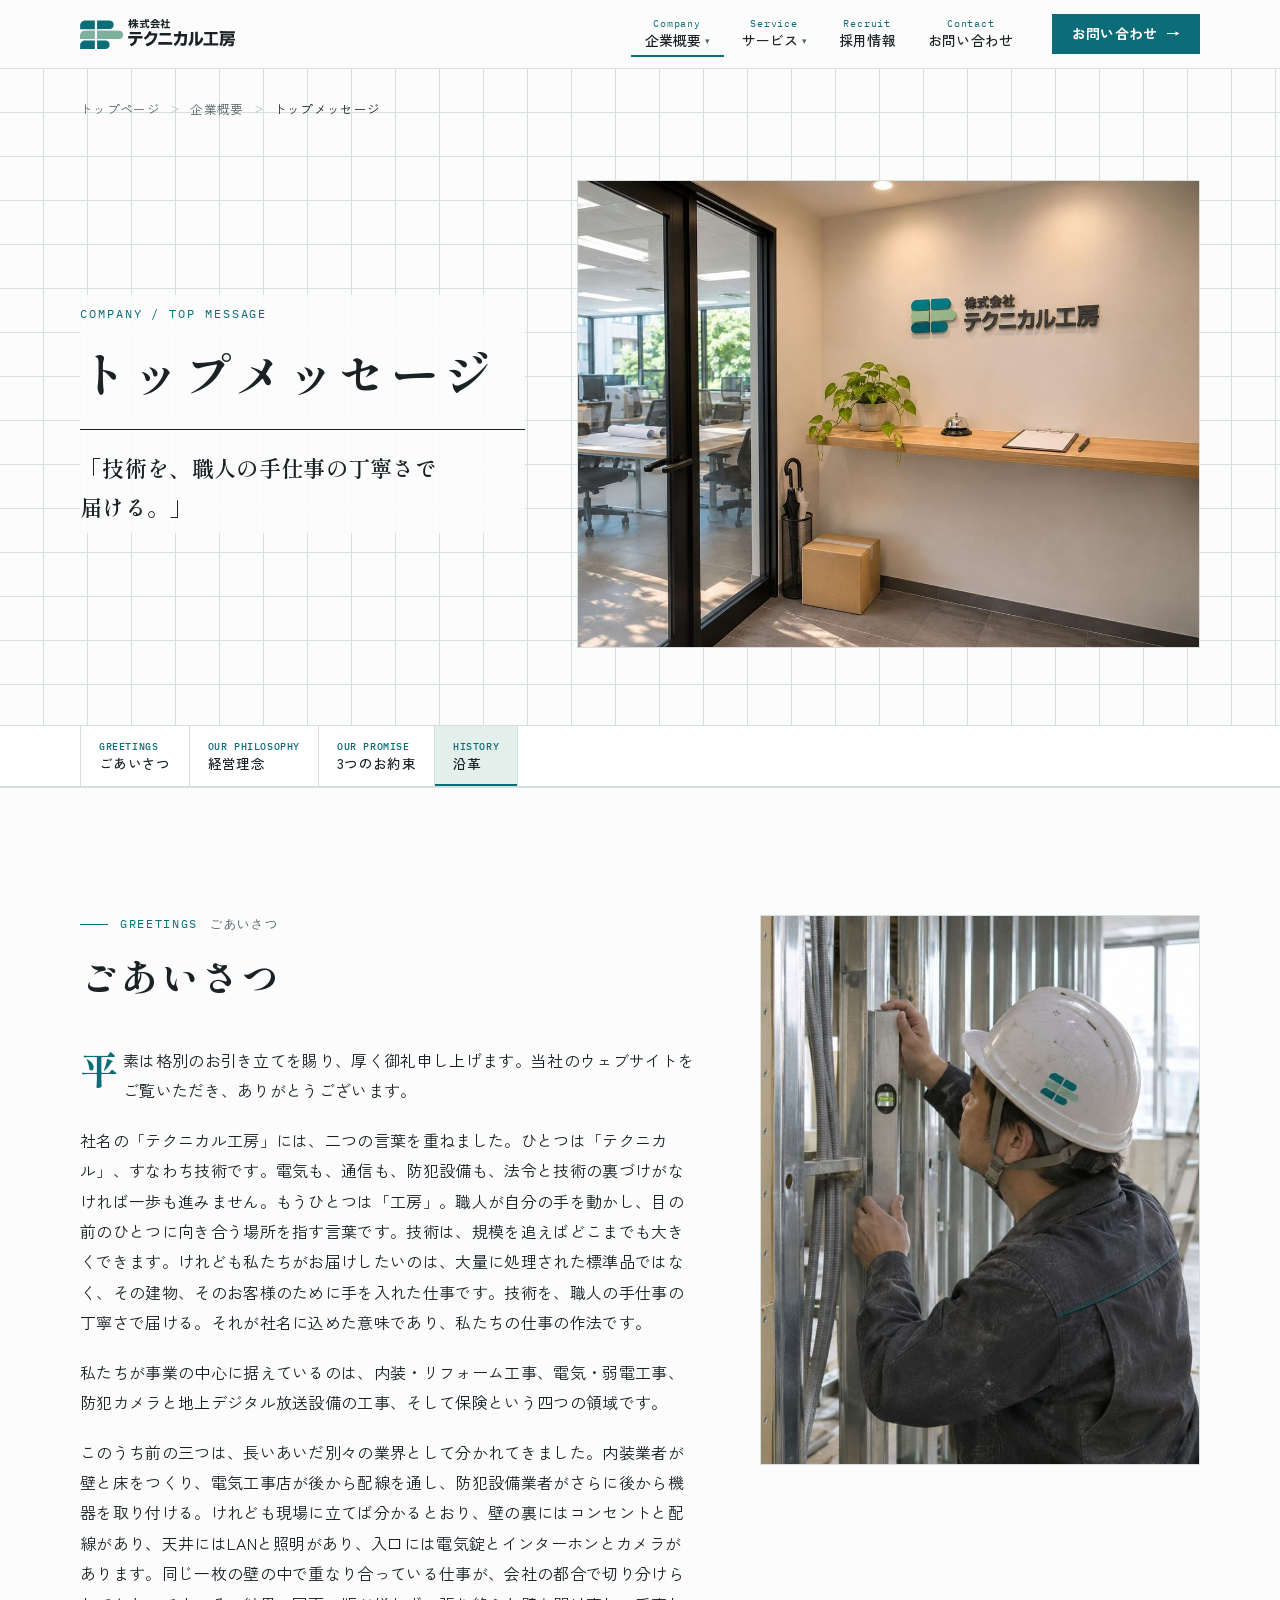
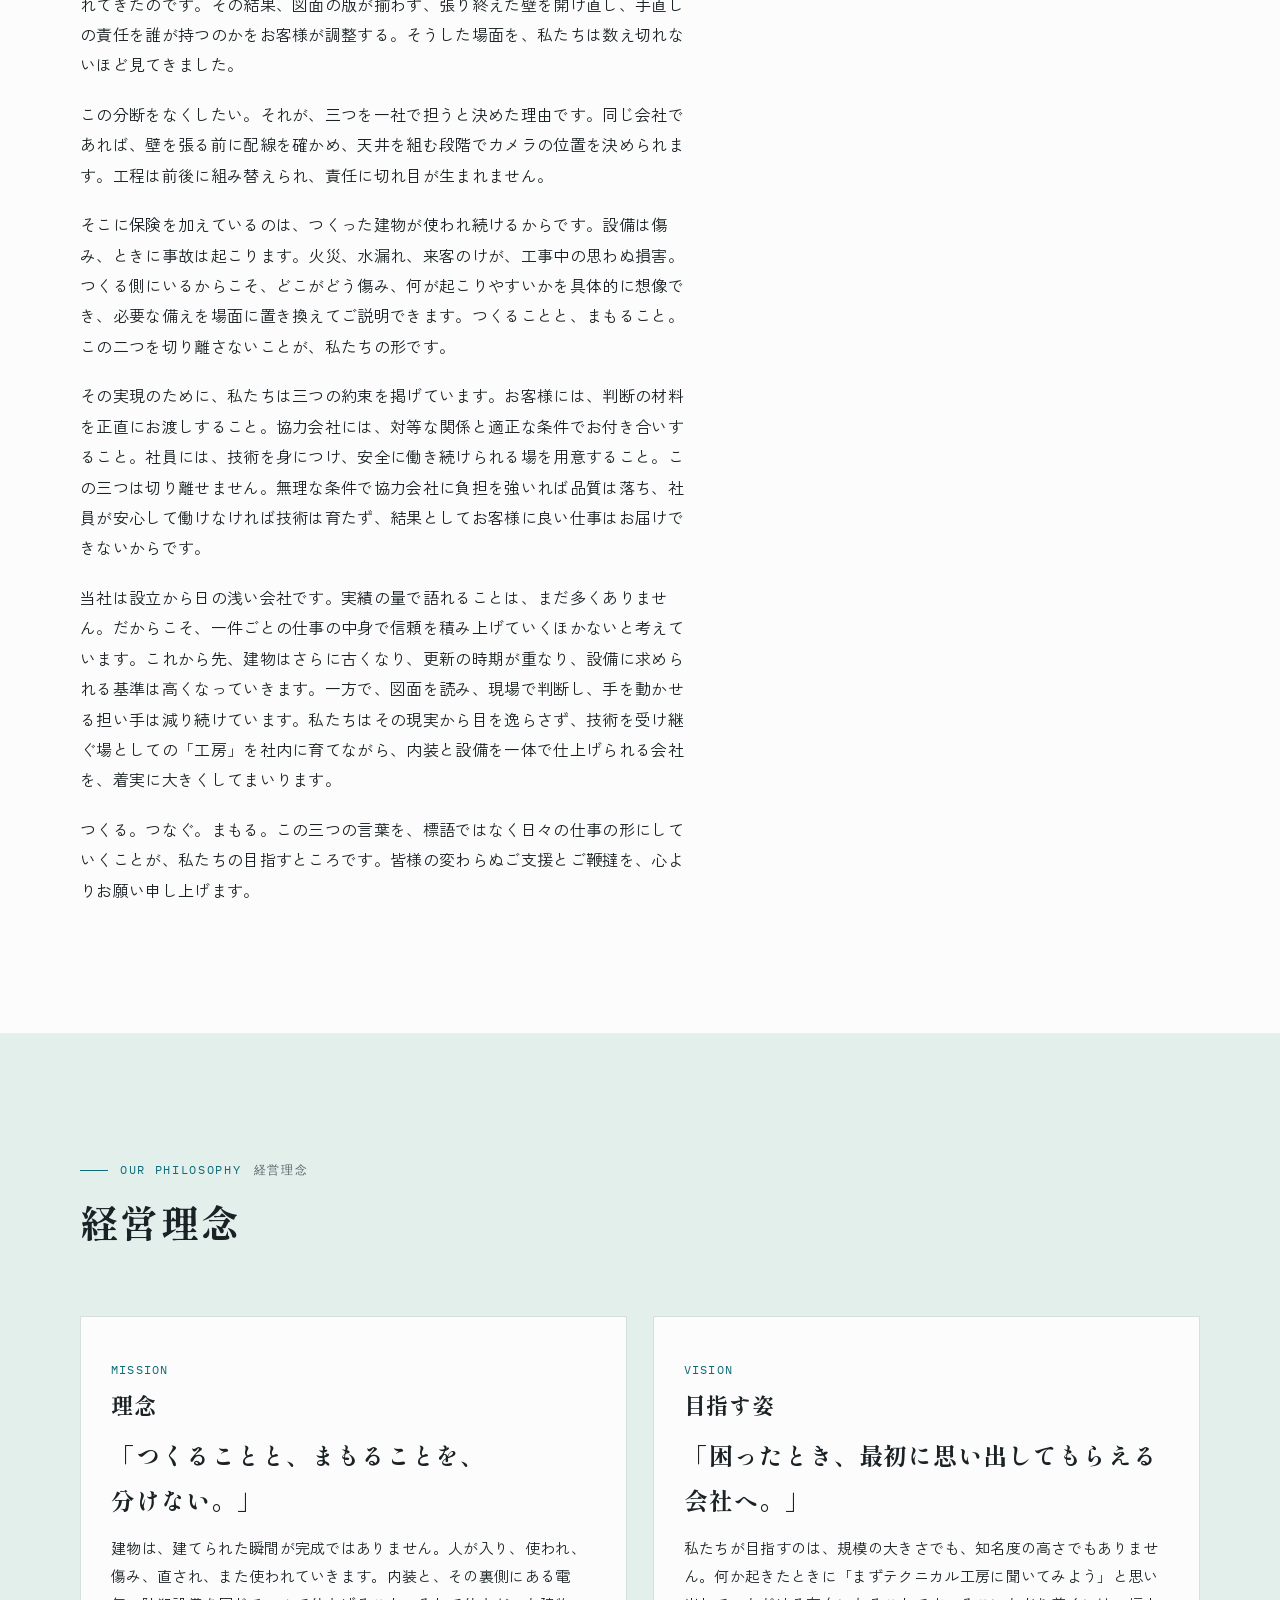
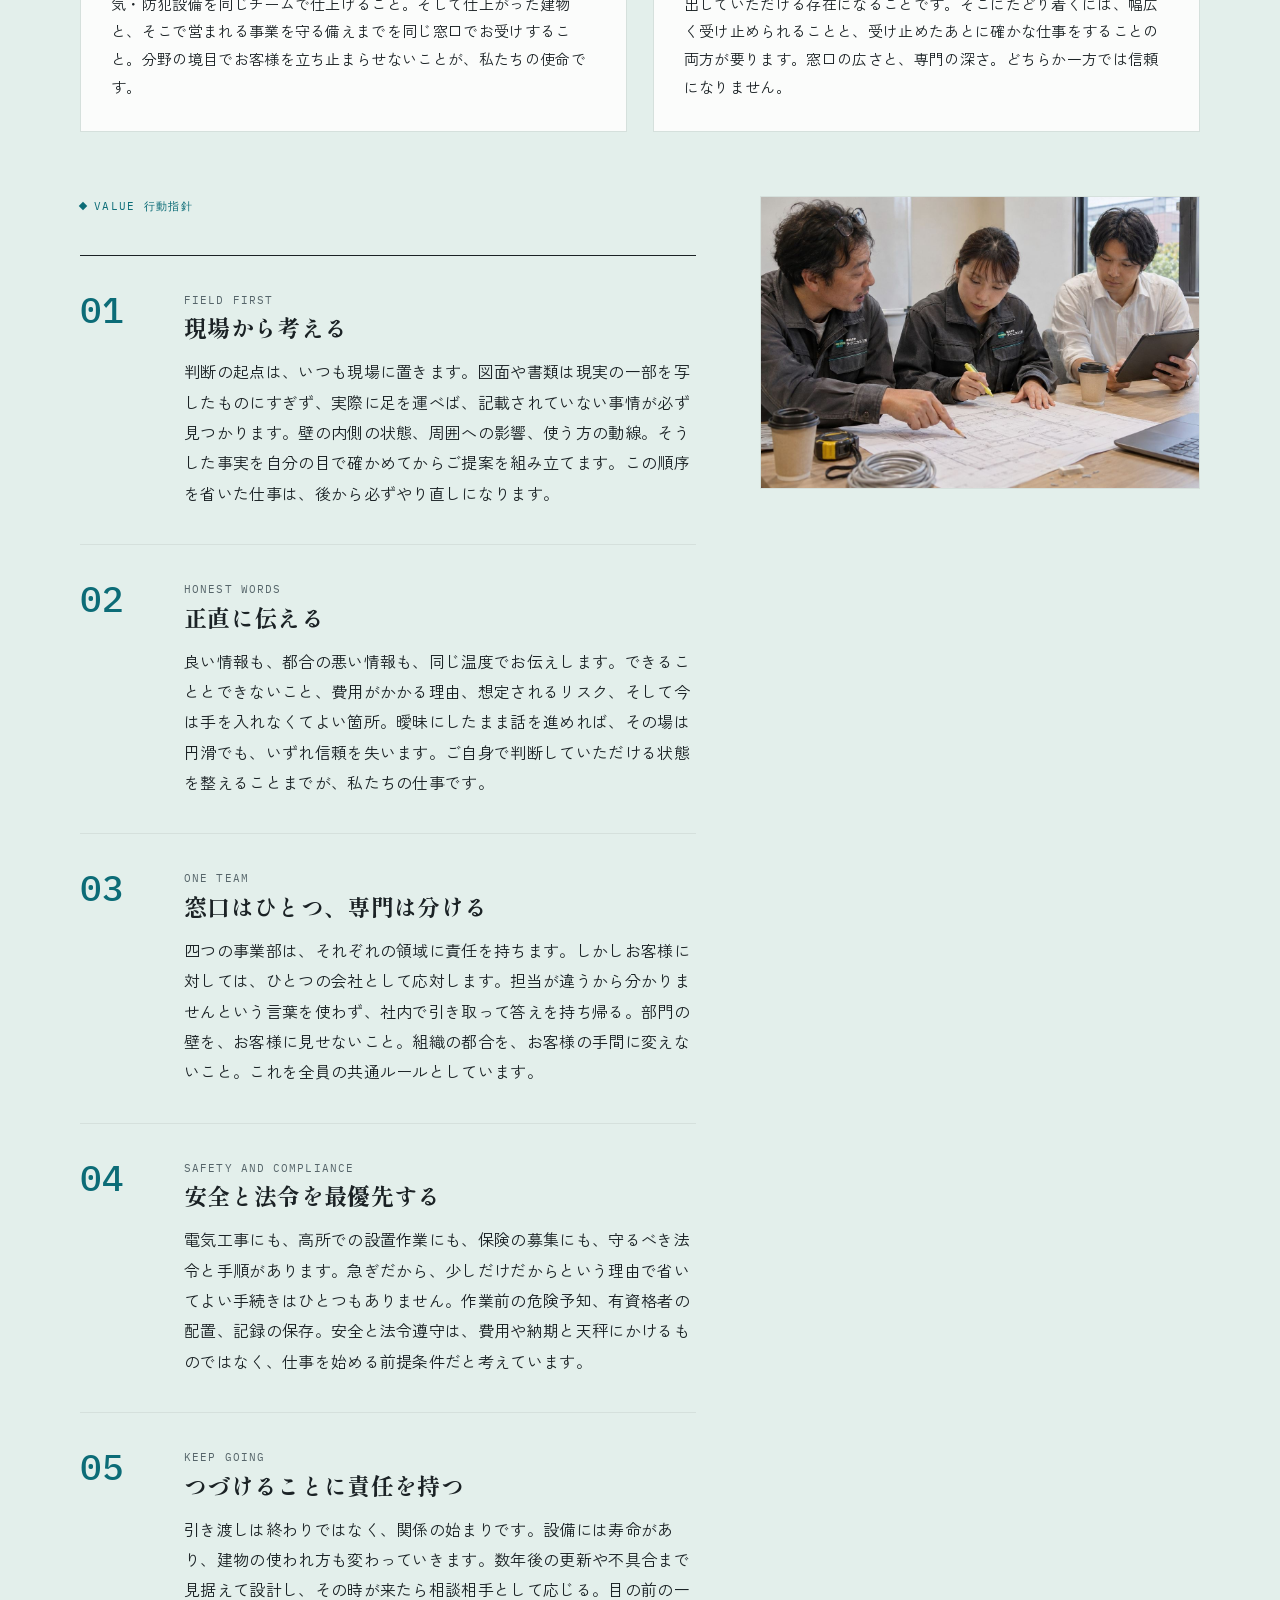
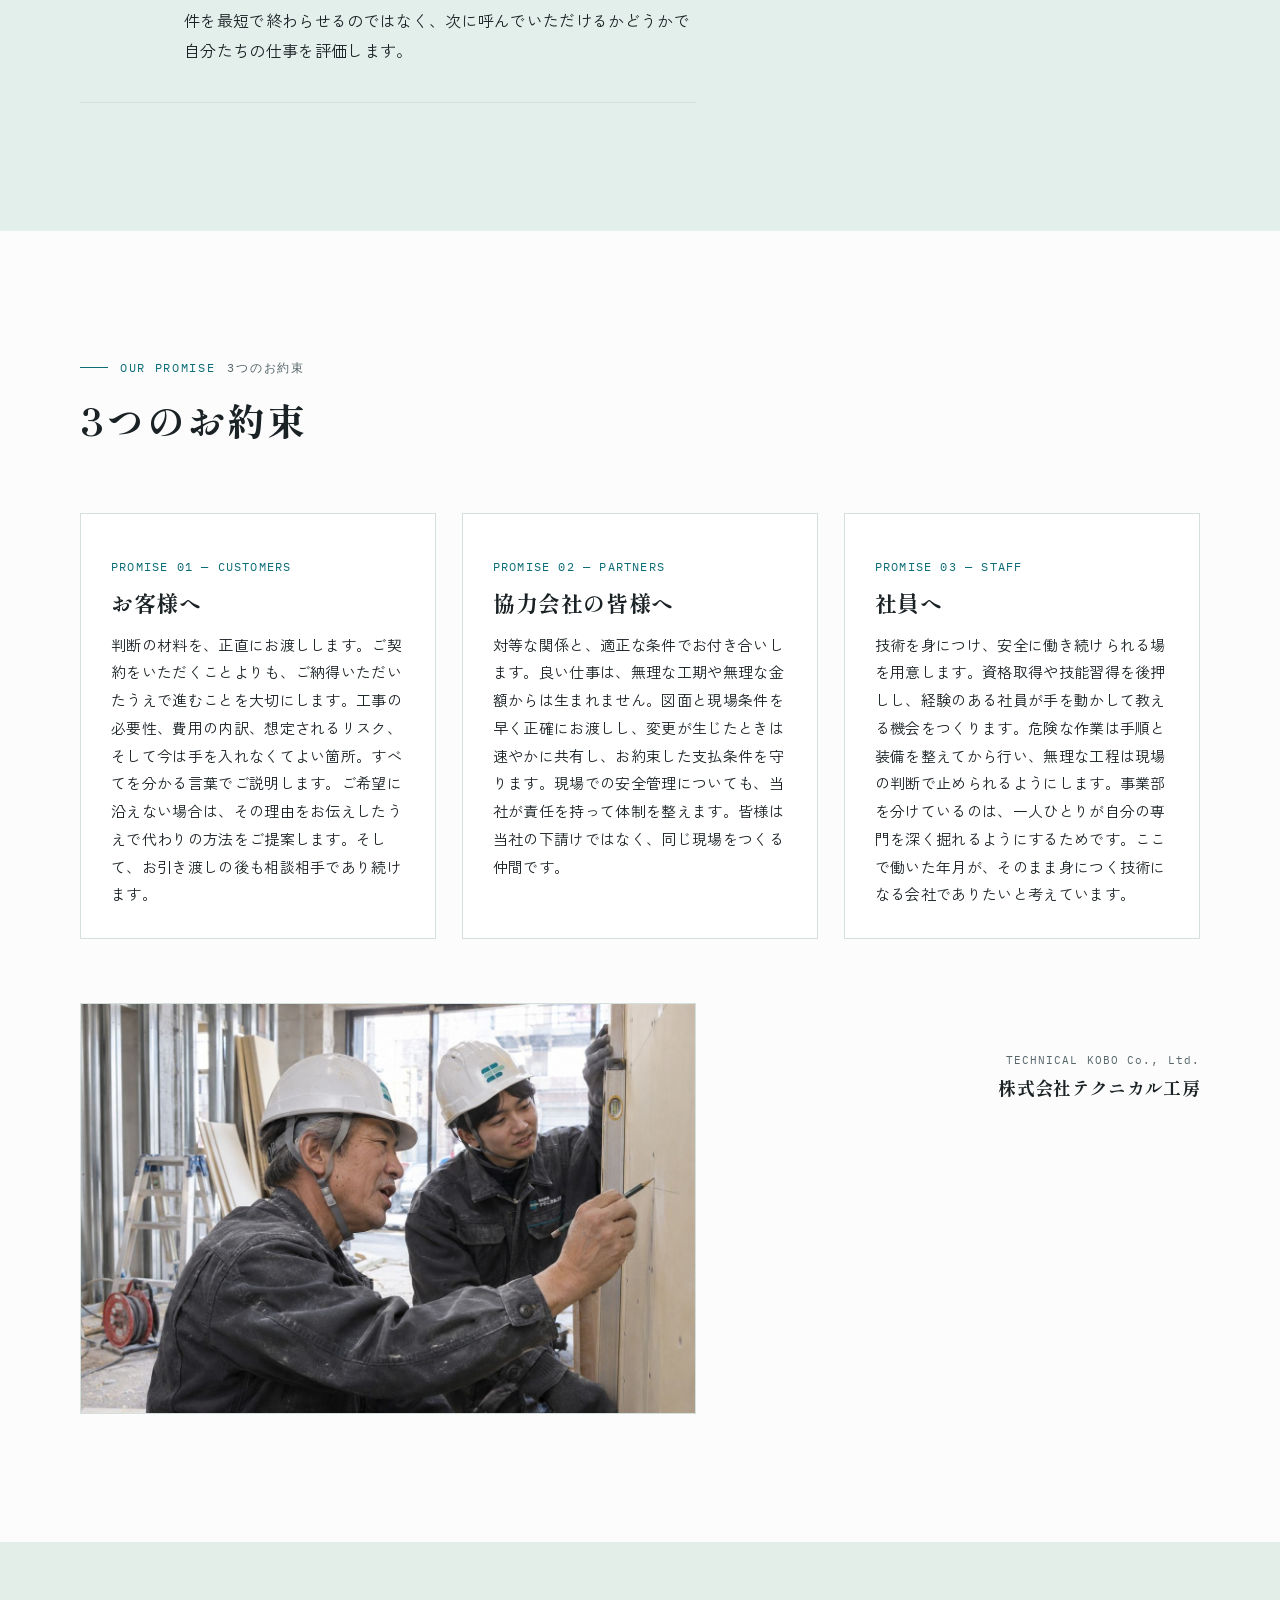
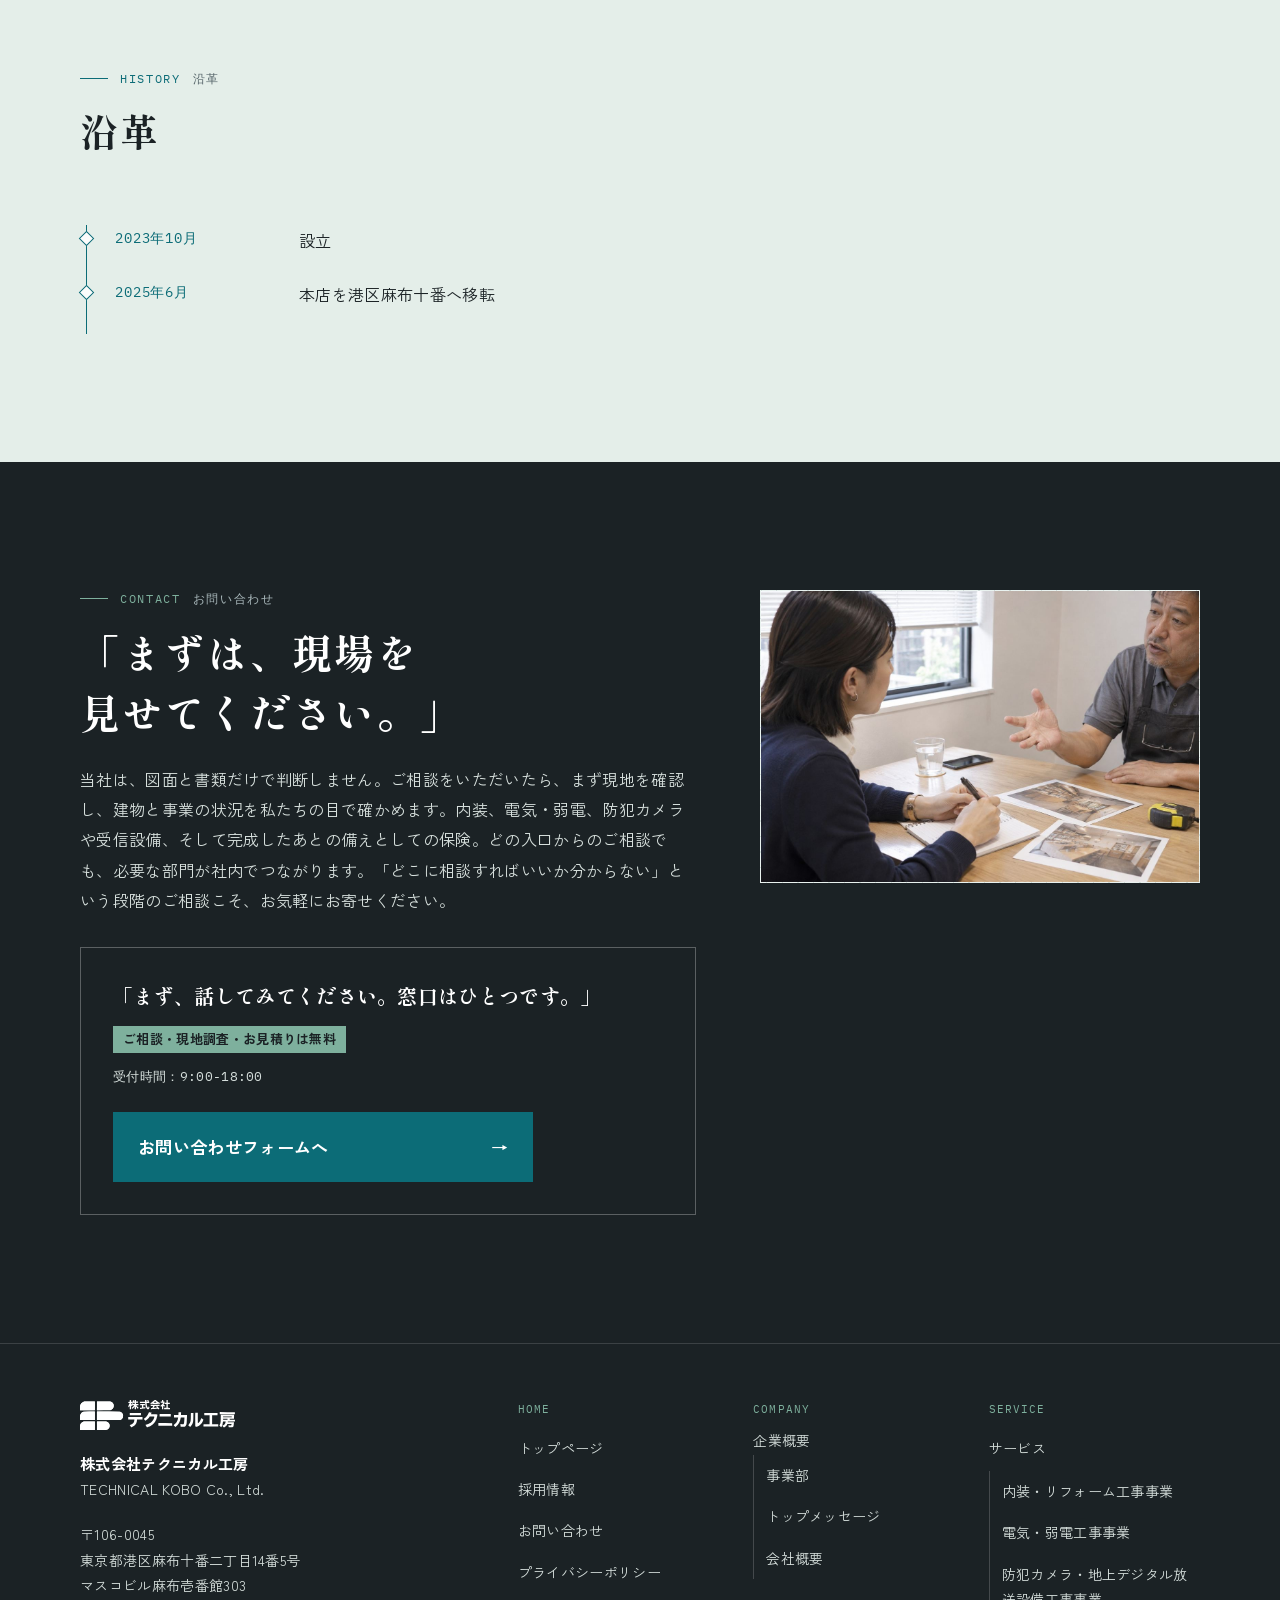
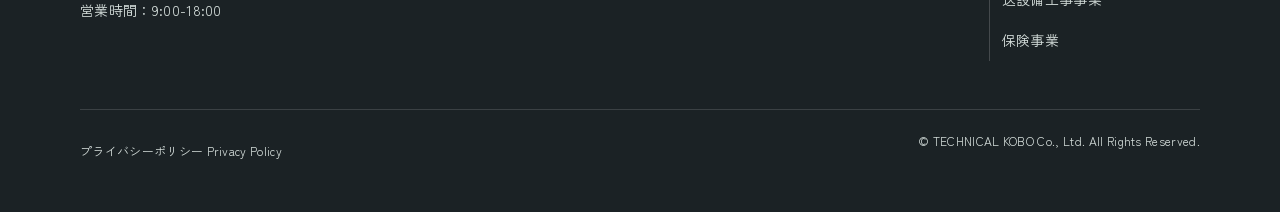
<file: company/message.html>
<!doctype html>
<html lang="ja">
<head>
<meta charset="utf-8">
<meta name="viewport" content="width=device-width,initial-scale=1,viewport-fit=cover">
<title>トップメッセージ｜株式会社テクニカル工房</title>
<meta name="description" content="技術を、職人の手仕事の丁寧さで届ける。株式会社テクニカル工房のごあいさつ、経営理念、3つのお約束、沿革をご紹介します。">
<meta name="theme-color" content="#fbfcfb">
<link rel="canonical" href="https://ychess-apptix.github.io/technicalworks-preview/company/message.html">
<meta property="og:type" content="article">
<meta property="og:site_name" content="株式会社テクニカル工房">
<meta property="og:title" content="トップメッセージ｜株式会社テクニカル工房">
<meta property="og:description" content="技術を、職人の手仕事の丁寧さで届ける。株式会社テクニカル工房のごあいさつ、経営理念、3つのお約束、沿革をご紹介します。">
<meta property="og:url" content="https://ychess-apptix.github.io/technicalworks-preview/company/message.html">
<meta property="og:image" content="https://ychess-apptix.github.io/technicalworks-preview/assets/img/og.jpg">
<meta property="og:image:width" content="1200">
<meta property="og:image:height" content="630">
<meta property="og:locale" content="ja_JP">
<meta name="twitter:card" content="summary_large_image">
<link rel="icon" href="../favicon.ico">
<link rel="preconnect" href="https://fonts.googleapis.com">
<link rel="preconnect" href="https://fonts.gstatic.com" crossorigin>
<link rel="stylesheet" href="https://fonts.googleapis.com/css2?family=IBM+Plex+Mono:wght@400;500&amp;family=Shippori+Mincho+B1:wght@600;700&amp;family=Zen+Kaku+Gothic+New:wght@400;500;700&amp;display=swap">
<link rel="stylesheet" href="../assets/css/style.css">
</head>
<body>
<a class="vh skip" href="#main">本文へ移動</a>
<header class="hd">
 <div class="wrap hd-in">
  <a class="brand" href="../index.html"><img src="../assets/img/logo.svg" alt="株式会社テクニカル工房" width="160" height="31"></a>
  <nav class="gnav" id="gnav" aria-label="グローバルナビゲーション">
   <ul class="gl">
    <li class="dd cur" data-sec="company"><button class="dd-b" type="button" aria-expanded="false" aria-controls="m-co"><span class="en">Company</span><span class="lb">企業概要<i aria-hidden="true">▾</i></span></button>
     <ul class="dd-m" id="m-co"><li><a href="../company/index.html">事業部</a></li><li><a href="../company/message.html" aria-current="page">トップメッセージ</a></li><li><a href="../company/overview.html">会社概要</a></li></ul></li>
    <li class="dd" data-sec="service"><button class="dd-b" type="button" aria-expanded="false" aria-controls="m-sv"><span class="en">Service</span><span class="lb">サービス<i aria-hidden="true">▾</i></span></button>
     <ul class="dd-m" id="m-sv"><li><a class="top" href="../service/index.html">SERVICE — サービス一覧</a></li><li><a href="../service/interior.html">内装・リフォーム工事事業</a></li><li><a href="../service/electrical.html">電気・弱電工事事業</a></li><li><a href="../service/security.html">防犯カメラ・地上デジタル放送設備工事事業</a></li><li><a href="../service/insurance.html">保険事業</a></li></ul></li>
    <li><a href="../recruit/index.html"><span class="en">Recruit</span>採用情報</a></li>
    <li><a href="../contact/index.html"><span class="en">Contact</span>お問い合わせ</a></li>
   </ul>
  </nav>
  <a class="hd-cta" href="../contact/index.html">お問い合わせ <span aria-hidden="true">→</span></a>
  <button class="burger" type="button" aria-expanded="false" aria-controls="gnav" aria-label="メニュー"><span></span></button>
 </div>
</header>
<main id="main">

<!-- ===== Page hero ===== -->
<section class="ph" aria-labelledby="ph-h">
 <div class="wrap">
  <ol class="crumb" aria-label="パンくずリスト"><li><a href="../index.html">トップページ</a></li><li>企業概要</li><li><span aria-current="page">トップメッセージ</span></li></ol>
  <div class="ph-g">
   <div class="ph-t">
    <p class="ph-code">COMPANY / TOP MESSAGE</p>
    <h1 class="ph-h" id="ph-h">トップメッセージ</h1>
    <p class="ph-catch">「技術を、職人の手仕事の丁寧さで届ける。」</p>
   </div>
   <figure class="photo" data-src="../assets/img/entrance.jpg" data-ratio="4/3">
    <figcaption class="photo-note"><b>ENTRANCE</b> 本社オフィスの受付</figcaption>
   </figure>
  </div>
 </div>
</section>

<nav class="lnav" aria-label="ページ内リンク">
 <div class="wrap"><ul>
  <li><a href="#greetings"><span class="mono">GREETINGS</span>ごあいさつ</a></li>
  <li><a href="#philosophy"><span class="mono">OUR PHILOSOPHY</span>経営理念</a></li>
  <li><a href="#promise"><span class="mono">OUR PROMISE</span>3つのお約束</a></li>
  <li><a href="#history"><span class="mono">HISTORY</span>沿革</a></li>
 </ul></div>
</nav>

<!-- ===== Greetings ===== -->
<section class="sec" id="greetings" aria-labelledby="gr-h">
 <div class="wrap">
  <div class="split">
   <div>
    <p class="eyebrow">GREETINGS <span>ごあいさつ</span></p>
    <h2 class="sec-h" id="gr-h">ごあいさつ</h2>
    <div class="prose drop mt-m">
     <p>平素は格別のお引き立てを賜り、厚く御礼申し上げます。当社のウェブサイトをご覧いただき、ありがとうございます。</p>
     <p>社名の「テクニカル工房」には、二つの言葉を重ねました。ひとつは「テクニカル」、すなわち技術です。電気も、通信も、防犯設備も、法令と技術の裏づけがなければ一歩も進みません。もうひとつは「工房」。職人が自分の手を動かし、目の前のひとつに向き合う場所を指す言葉です。技術は、規模を追えばどこまでも大きくできます。けれども私たちがお届けしたいのは、大量に処理された標準品ではなく、その建物、そのお客様のために手を入れた仕事です。技術を、職人の手仕事の丁寧さで届ける。それが社名に込めた意味であり、私たちの仕事の作法です。</p>
     <p>私たちが事業の中心に据えているのは、内装・リフォーム工事、電気・弱電工事、防犯カメラと地上デジタル放送設備の工事、そして保険という四つの領域です。</p>
     <p>このうち前の三つは、長いあいだ別々の業界として分かれてきました。内装業者が壁と床をつくり、電気工事店が後から配線を通し、防犯設備業者がさらに後から機器を取り付ける。けれども現場に立てば分かるとおり、壁の裏にはコンセントと配線があり、天井にはLANと照明があり、入口には電気錠とインターホンとカメラがあります。同じ一枚の壁の中で重なり合っている仕事が、会社の都合で切り分けられてきたのです。その結果、図面の版が揃わず、張り終えた壁を開け直し、手直しの責任を誰が持つのかをお客様が調整する。そうした場面を、私たちは数え切れないほど見てきました。</p>
     <p>この分断をなくしたい。それが、三つを一社で担うと決めた理由です。同じ会社であれば、壁を張る前に配線を確かめ、天井を組む段階でカメラの位置を決められます。工程は前後に組み替えられ、責任に切れ目が生まれません。</p>
     <p>そこに保険を加えているのは、つくった建物が使われ続けるからです。設備は傷み、ときに事故は起こります。火災、水漏れ、来客のけが、工事中の思わぬ損害。つくる側にいるからこそ、どこがどう傷み、何が起こりやすいかを具体的に想像でき、必要な備えを場面に置き換えてご説明できます。つくることと、まもること。この二つを切り離さないことが、私たちの形です。</p>
     <p>その実現のために、私たちは三つの約束を掲げています。お客様には、判断の材料を正直にお渡しすること。協力会社には、対等な関係と適正な条件でお付き合いすること。社員には、技術を身につけ、安全に働き続けられる場を用意すること。この三つは切り離せません。無理な条件で協力会社に負担を強いれば品質は落ち、社員が安心して働けなければ技術は育たず、結果としてお客様に良い仕事はお届けできないからです。</p>
     <p>当社は設立から日の浅い会社です。実績の量で語れることは、まだ多くありません。だからこそ、一件ごとの仕事の中身で信頼を積み上げていくほかないと考えています。これから先、建物はさらに古くなり、更新の時期が重なり、設備に求められる基準は高くなっていきます。一方で、図面を読み、現場で判断し、手を動かせる担い手は減り続けています。私たちはその現実から目を逸らさず、技術を受け継ぐ場としての「工房」を社内に育てながら、内装と設備を一体で仕上げられる会社を、着実に大きくしてまいります。</p>
     <p>つくる。つなぐ。まもる。この三つの言葉を、標語ではなく日々の仕事の形にしていくことが、私たちの目指すところです。皆様の変わらぬご支援とご鞭撻を、心よりお願い申し上げます。</p>
    </div>
   </div>
   <figure class="photo sticky" data-src="../assets/img/lgs.jpg" data-ratio="4/5">
    <figcaption class="photo-note"><b>LGS</b> 軽量鉄骨下地の間仕切りを水平器で確認する職人</figcaption>
   </figure>
  </div>
 </div>
</section>

<!-- ===== Our Philosophy ===== -->
<section class="sec band-pale" id="philosophy" aria-labelledby="ph2-h">
 <div class="wrap">
  <div class="sh">
   <div>
    <p class="eyebrow">OUR PHILOSOPHY <span>経営理念</span></p>
    <h2 class="sec-h" id="ph2-h">経営理念</h2>
   </div>
  </div>
  <div class="cards c2 mt-l">
   <div class="card on-pale"><p class="no">MISSION</p><h3>理念</h3><p class="q-big" style="font-size:clamp(19px,2vw,24px)">「つくることと、まもることを、分けない。」</p><p>建物は、建てられた瞬間が完成ではありません。人が入り、使われ、傷み、直され、また使われていきます。内装と、その裏側にある電気・防犯設備を同じチームで仕上げること。そして仕上がった建物と、そこで営まれる事業を守る備えまでを同じ窓口でお受けすること。分野の境目でお客様を立ち止まらせないことが、私たちの使命です。</p></div>
   <div class="card on-pale"><p class="no">VISION</p><h3>目指す姿</h3><p class="q-big" style="font-size:clamp(19px,2vw,24px)">「困ったとき、最初に思い出してもらえる会社へ。」</p><p>私たちが目指すのは、規模の大きさでも、知名度の高さでもありません。何か起きたときに「まずテクニカル工房に聞いてみよう」と思い出していただける存在になることです。そこにたどり着くには、幅広く受け止められることと、受け止めたあとに確かな仕事をすることの両方が要ります。窓口の広さと、専門の深さ。どちらか一方では信頼になりません。</p></div>
  </div>
  <div class="split mt-l">
   <div>
    <p class="lbl-k">VALUE <span>行動指針</span></p>
    <ol class="policy mt-m">
     <li><div><h3><small>FIELD FIRST</small>現場から考える</h3><p>判断の起点は、いつも現場に置きます。図面や書類は現実の一部を写したものにすぎず、実際に足を運べば、記載されていない事情が必ず見つかります。壁の内側の状態、周囲への影響、使う方の動線。そうした事実を自分の目で確かめてからご提案を組み立てます。この順序を省いた仕事は、後から必ずやり直しになります。</p></div></li>
     <li><div><h3><small>HONEST WORDS</small>正直に伝える</h3><p>良い情報も、都合の悪い情報も、同じ温度でお伝えします。できることとできないこと、費用がかかる理由、想定されるリスク、そして今は手を入れなくてよい箇所。曖昧にしたまま話を進めれば、その場は円滑でも、いずれ信頼を失います。ご自身で判断していただける状態を整えることまでが、私たちの仕事です。</p></div></li>
     <li><div><h3><small>ONE TEAM</small>窓口はひとつ、専門は分ける</h3><p>四つの事業部は、それぞれの領域に責任を持ちます。しかしお客様に対しては、ひとつの会社として応対します。担当が違うから分かりませんという言葉を使わず、社内で引き取って答えを持ち帰る。部門の壁を、お客様に見せないこと。組織の都合を、お客様の手間に変えないこと。これを全員の共通ルールとしています。</p></div></li>
     <li><div><h3><small>SAFETY AND COMPLIANCE</small>安全と法令を最優先する</h3><p>電気工事にも、高所での設置作業にも、保険の募集にも、守るべき法令と手順があります。急ぎだから、少しだけだからという理由で省いてよい手続きはひとつもありません。作業前の危険予知、有資格者の配置、記録の保存。安全と法令遵守は、費用や納期と天秤にかけるものではなく、仕事を始める前提条件だと考えています。</p></div></li>
     <li><div><h3><small>KEEP GOING</small>つづけることに責任を持つ</h3><p>引き渡しは終わりではなく、関係の始まりです。設備には寿命があり、建物の使われ方も変わっていきます。数年後の更新や不具合まで見据えて設計し、その時が来たら相談相手として応じる。目の前の一件を最短で終わらせるのではなく、次に呼んでいただけるかどうかで自分たちの仕事を評価します。</p></div></li>
    </ol>
   </div>
   <figure class="photo sticky" data-src="../assets/img/team.jpg" data-ratio="3/2">
    <figcaption class="photo-note"><b>TEAM</b> 打ち合わせスペースで、内装・電気・防犯の担当者が一枚の図面を囲む</figcaption>
   </figure>
  </div>
 </div>
</section>

<!-- ===== Our Promise ===== -->
<section class="sec" id="promise" aria-labelledby="pr-h">
 <div class="wrap">
  <div class="sh">
   <div>
    <p class="eyebrow">OUR PROMISE <span>3つのお約束</span></p>
    <h2 class="sec-h" id="pr-h">3つのお約束</h2>
   </div>
  </div>
  <div class="cards mt-l">
   <div class="card"><p class="no">PROMISE 01 — CUSTOMERS</p><h3>お客様へ</h3><p>判断の材料を、正直にお渡しします。ご契約をいただくことよりも、ご納得いただいたうえで進むことを大切にします。工事の必要性、費用の内訳、想定されるリスク、そして今は手を入れなくてよい箇所。すべてを分かる言葉でご説明します。ご希望に沿えない場合は、その理由をお伝えしたうえで代わりの方法をご提案します。そして、お引き渡しの後も相談相手であり続けます。</p></div>
   <div class="card"><p class="no">PROMISE 02 — PARTNERS</p><h3>協力会社の皆様へ</h3><p>対等な関係と、適正な条件でお付き合いします。良い仕事は、無理な工期や無理な金額からは生まれません。図面と現場条件を早く正確にお渡しし、変更が生じたときは速やかに共有し、お約束した支払条件を守ります。現場での安全管理についても、当社が責任を持って体制を整えます。皆様は当社の下請けではなく、同じ現場をつくる仲間です。</p></div>
   <div class="card"><p class="no">PROMISE 03 — STAFF</p><h3>社員へ</h3><p>技術を身につけ、安全に働き続けられる場を用意します。資格取得や技能習得を後押しし、経験のある社員が手を動かして教える機会をつくります。危険な作業は手順と装備を整えてから行い、無理な工程は現場の判断で止められるようにします。事業部を分けているのは、一人ひとりが自分の専門を深く掘れるようにするためです。ここで働いた年月が、そのまま身につく技術になる会社でありたいと考えています。</p></div>
  </div>
  <div class="split mt-l">
   <figure class="photo" data-src="../assets/img/recruit.jpg" data-ratio="3/2">
    <figcaption class="photo-note"><b>RECRUIT</b> 改装現場で、先輩職人が若手に墨付けを教えながら作業する</figcaption>
   </figure>
   <div>
    <p class="sign"><small>TECHNICAL KOBO Co., Ltd.</small>株式会社テクニカル工房</p>
   </div>
  </div>
 </div>
</section>

<!-- ===== History ===== -->
<section class="sec band-sage" id="history" aria-labelledby="hi-h">
 <div class="wrap">
  <div class="sh">
   <div>
    <p class="eyebrow">HISTORY <span>沿革</span></p>
    <h2 class="sec-h" id="hi-h">沿革</h2>
   </div>
  </div>
  <ol class="tl mt-l" aria-label="年月と出来事">
   <li><time datetime="2023-10">2023年10月</time><p>設立</p></li>
   <li><time datetime="2025-06">2025年6月</time><p>本店を港区麻布十番へ移転</p></li>
  </ol>
 </div>
</section>

<section class="sec ct" id="contact" aria-labelledby="ct-h">
 <div class="wrap ct-g">
  <div>
   <p class="eyebrow">CONTACT <span>お問い合わせ</span></p>
   <h2 class="ct-h" id="ct-h">「まずは、現場を見せてください。」</h2>
   <p class="ct-p">当社は、図面と書類だけで判断しません。ご相談をいただいたら、まず現地を確認し、建物と事業の状況を私たちの目で確かめます。内装、電気・弱電、防犯カメラや受信設備、そして完成したあとの備えとしての保険。どの入口からのご相談でも、必要な部門が社内でつながります。「どこに相談すればいいか分からない」という段階のご相談こそ、お気軽にお寄せください。</p>
   <div class="ct-box">
    <h3>「まず、話してみてください。窓口はひとつです。」</h3>
    <p class="ct-free">ご相談・現地調査・お見積りは無料</p>
    <p class="ct-hours">受付時間：9:00-18:00</p>
    <a class="ct-btn" href="../contact/index.html">お問い合わせフォームへ <span aria-hidden="true">→</span></a>
   </div>
  </div>
  <figure class="photo" data-src="../assets/img/contact.jpg" data-ratio="3/2">
   <figcaption class="photo-note"><b>CONTACT</b> 打ち合わせスペースで、担当者がお客様の話を書き留める</figcaption>
  </figure>
 </div>
</section>
</main>

<footer class="ft">
 <div class="wrap">
  <div class="ft-g">
   <div>
    <img class="ft-logo" src="../assets/img/logo-white.svg" alt="株式会社テクニカル工房" width="155" height="30">
    <p class="ft-co"><b>株式会社テクニカル工房</b>TECHNICAL KOBO Co., Ltd.</p>
    <p class="ft-co">〒106-0045<br>東京都港区麻布十番二丁目14番5号<br>マスコビル麻布壱番館303<br>営業時間：9:00-18:00</p>
   </div>
   <nav class="ft-map" aria-labelledby="ft-sm">
    <h2 class="vh" id="ft-sm">サイトマップ</h2>
    <div><p class="fh" aria-hidden="true">HOME</p><ul><li><a href="../index.html">トップページ</a></li><li><a href="../recruit/index.html">採用情報</a></li><li><a href="../contact/index.html">お問い合わせ</a></li><li><a href="../privacy/index.html">プライバシーポリシー</a></li></ul></div>
    <div><p class="fh" aria-hidden="true">COMPANY</p><ul><li>企業概要<ul><li><a href="../company/index.html">事業部</a></li><li><a href="../company/message.html" aria-current="page">トップメッセージ</a></li><li><a href="../company/overview.html">会社概要</a></li></ul></li></ul></div>
    <div><p class="fh" aria-hidden="true">SERVICE</p><ul><li><a href="../service/index.html">サービス</a><ul><li><a href="../service/interior.html">内装・リフォーム工事事業</a></li><li><a href="../service/electrical.html">電気・弱電工事事業</a></li><li><a href="../service/security.html">防犯カメラ・地上デジタル放送設備工事事業</a></li><li><a href="../service/insurance.html">保険事業</a></li></ul></li></ul></div>
   </nav>
  </div>
  <div class="ft-bt">
   <a href="../privacy/index.html">プライバシーポリシー Privacy Policy</a>
   <p>© TECHNICAL KOBO Co., Ltd. All Rights Reserved.</p>
  </div>
 </div>
</footer>

<div class="follow"><a href="../contact/index.html">お問い合わせ <span aria-hidden="true">→</span></a></div>
<script src="../assets/js/main.js"></script>
</body>
</html>
</file>
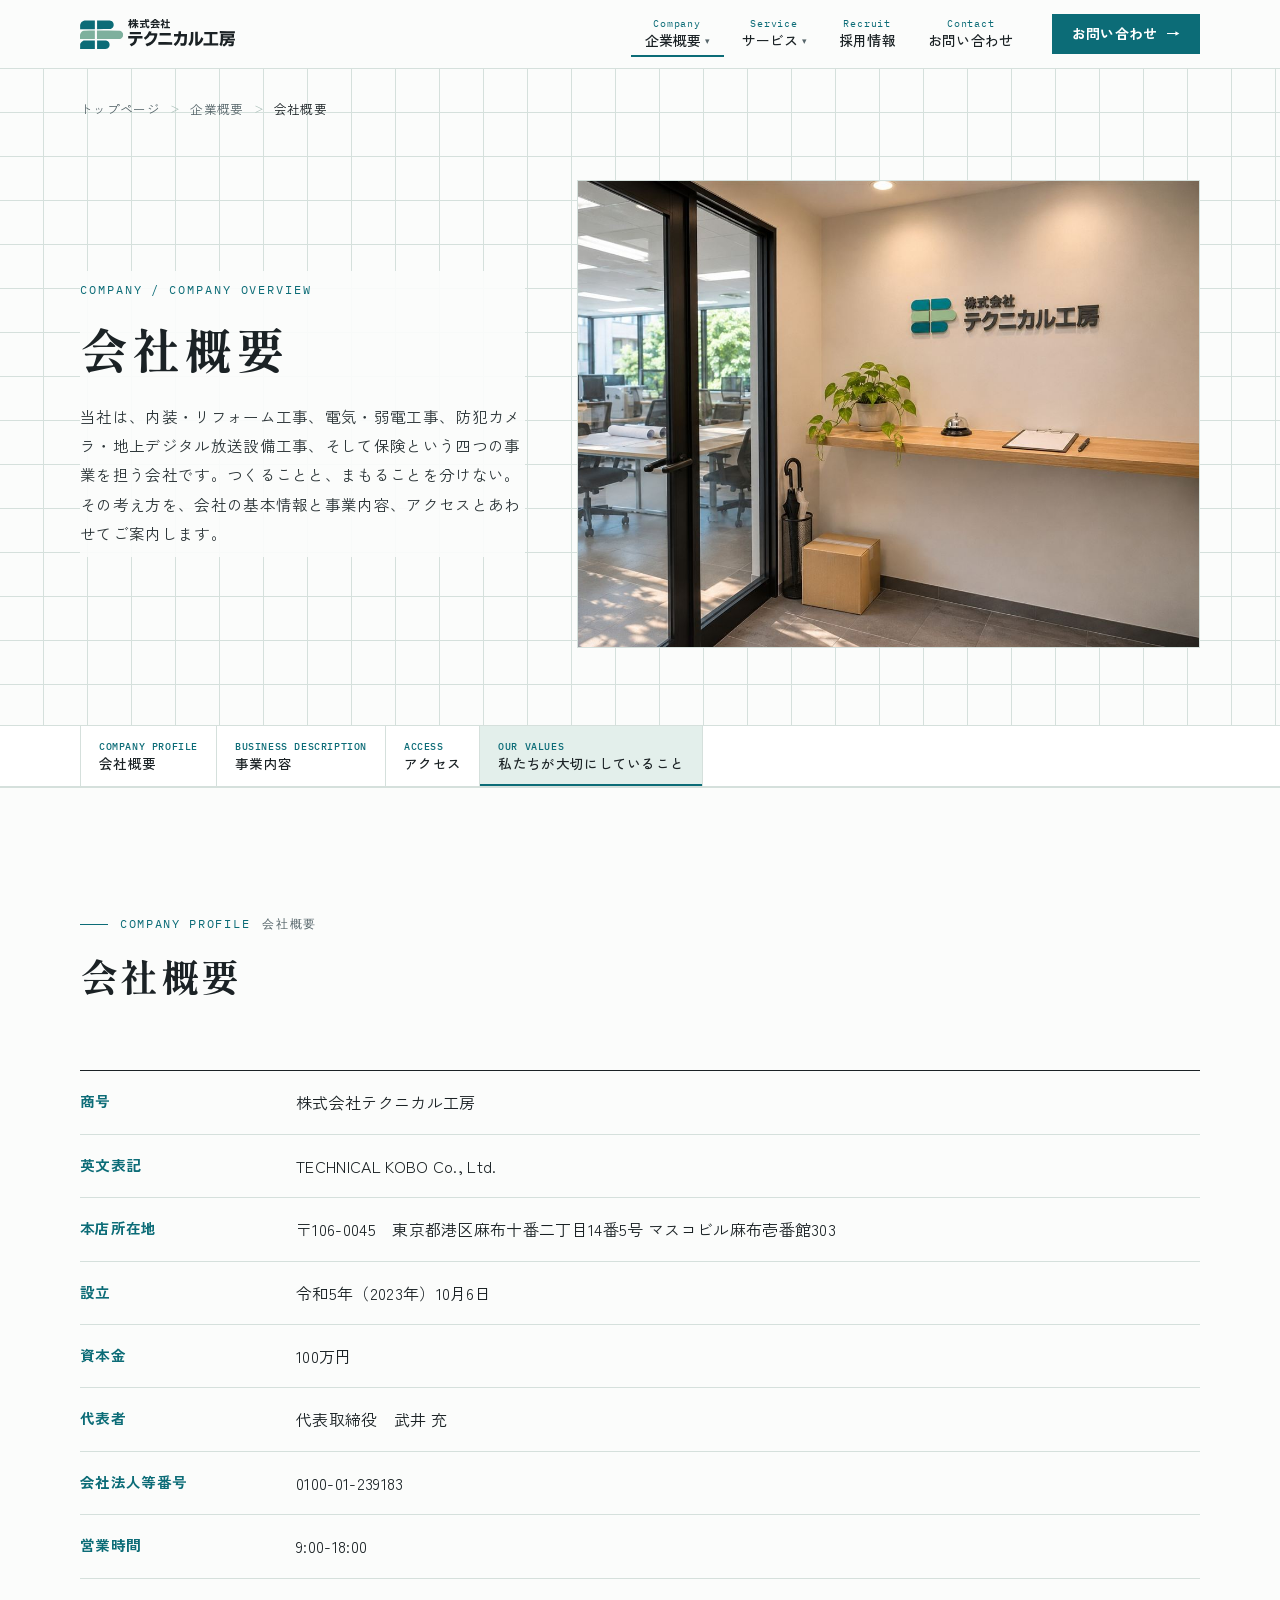
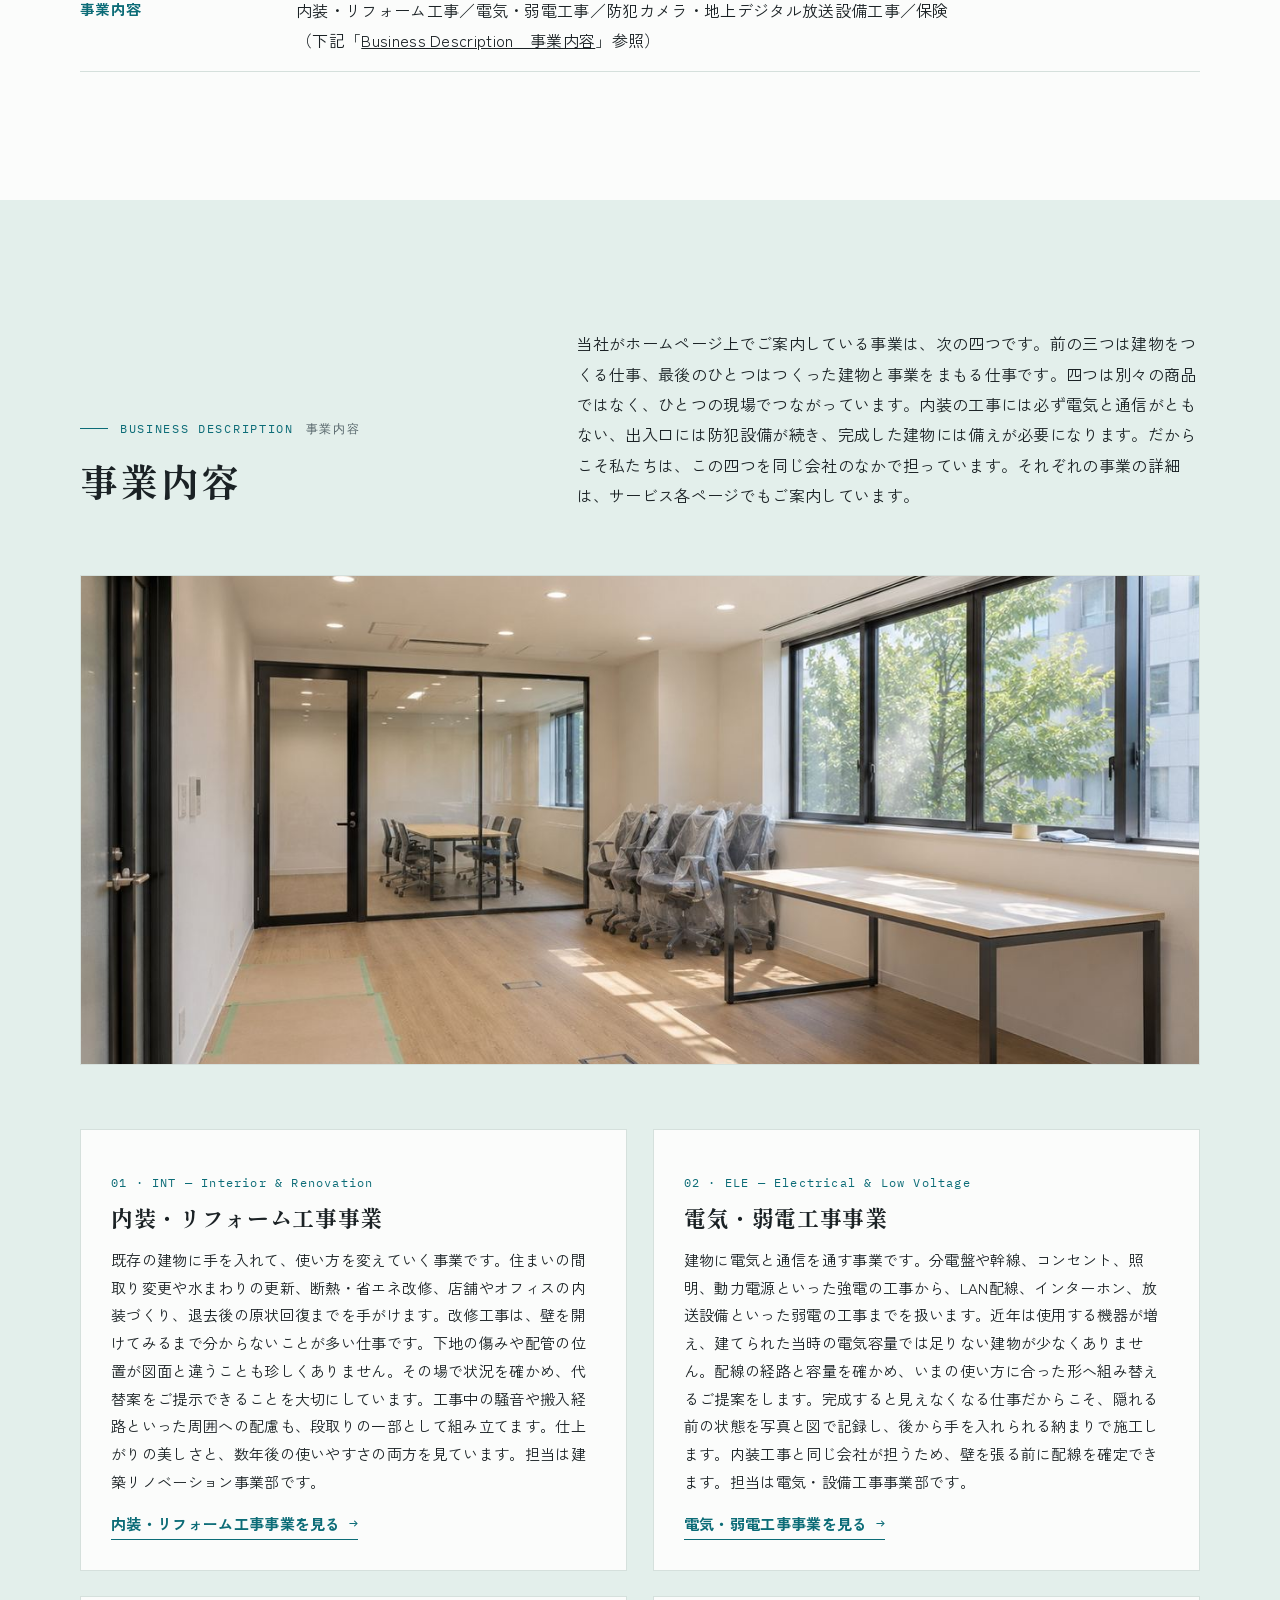
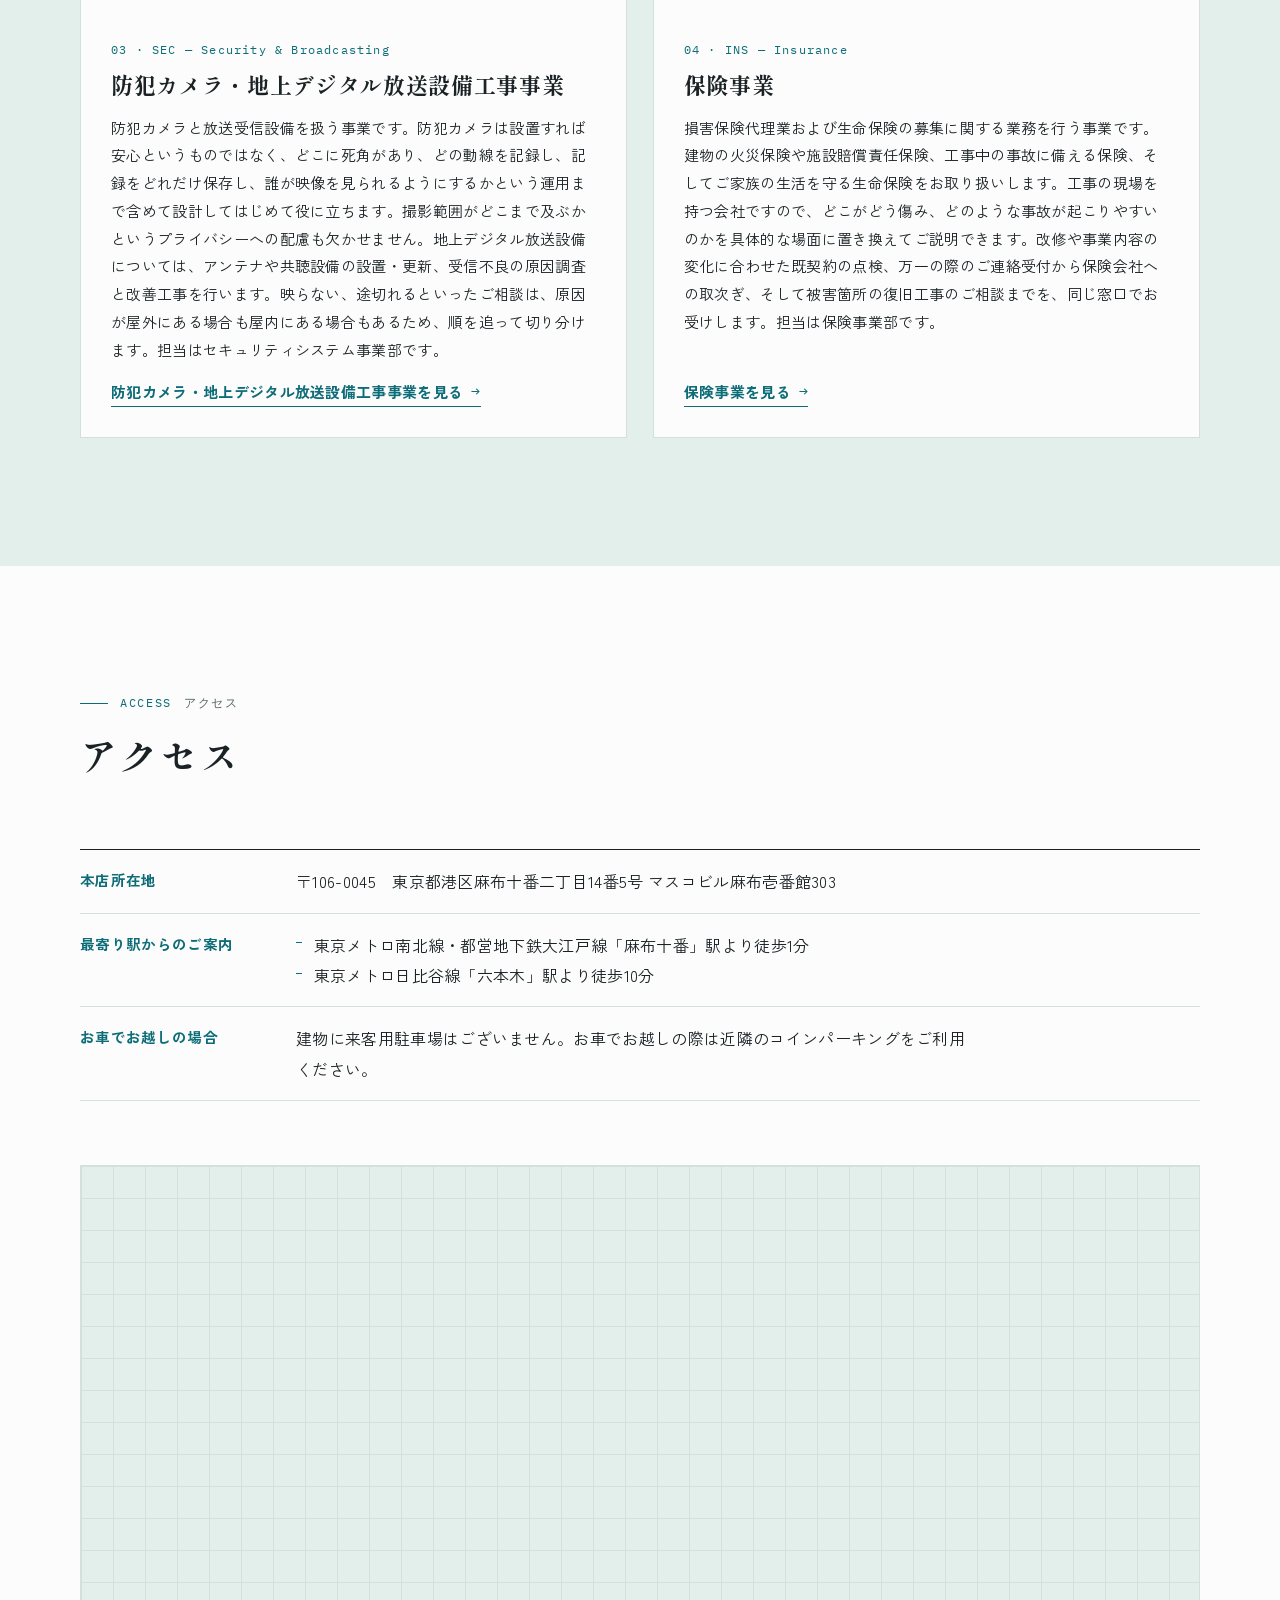
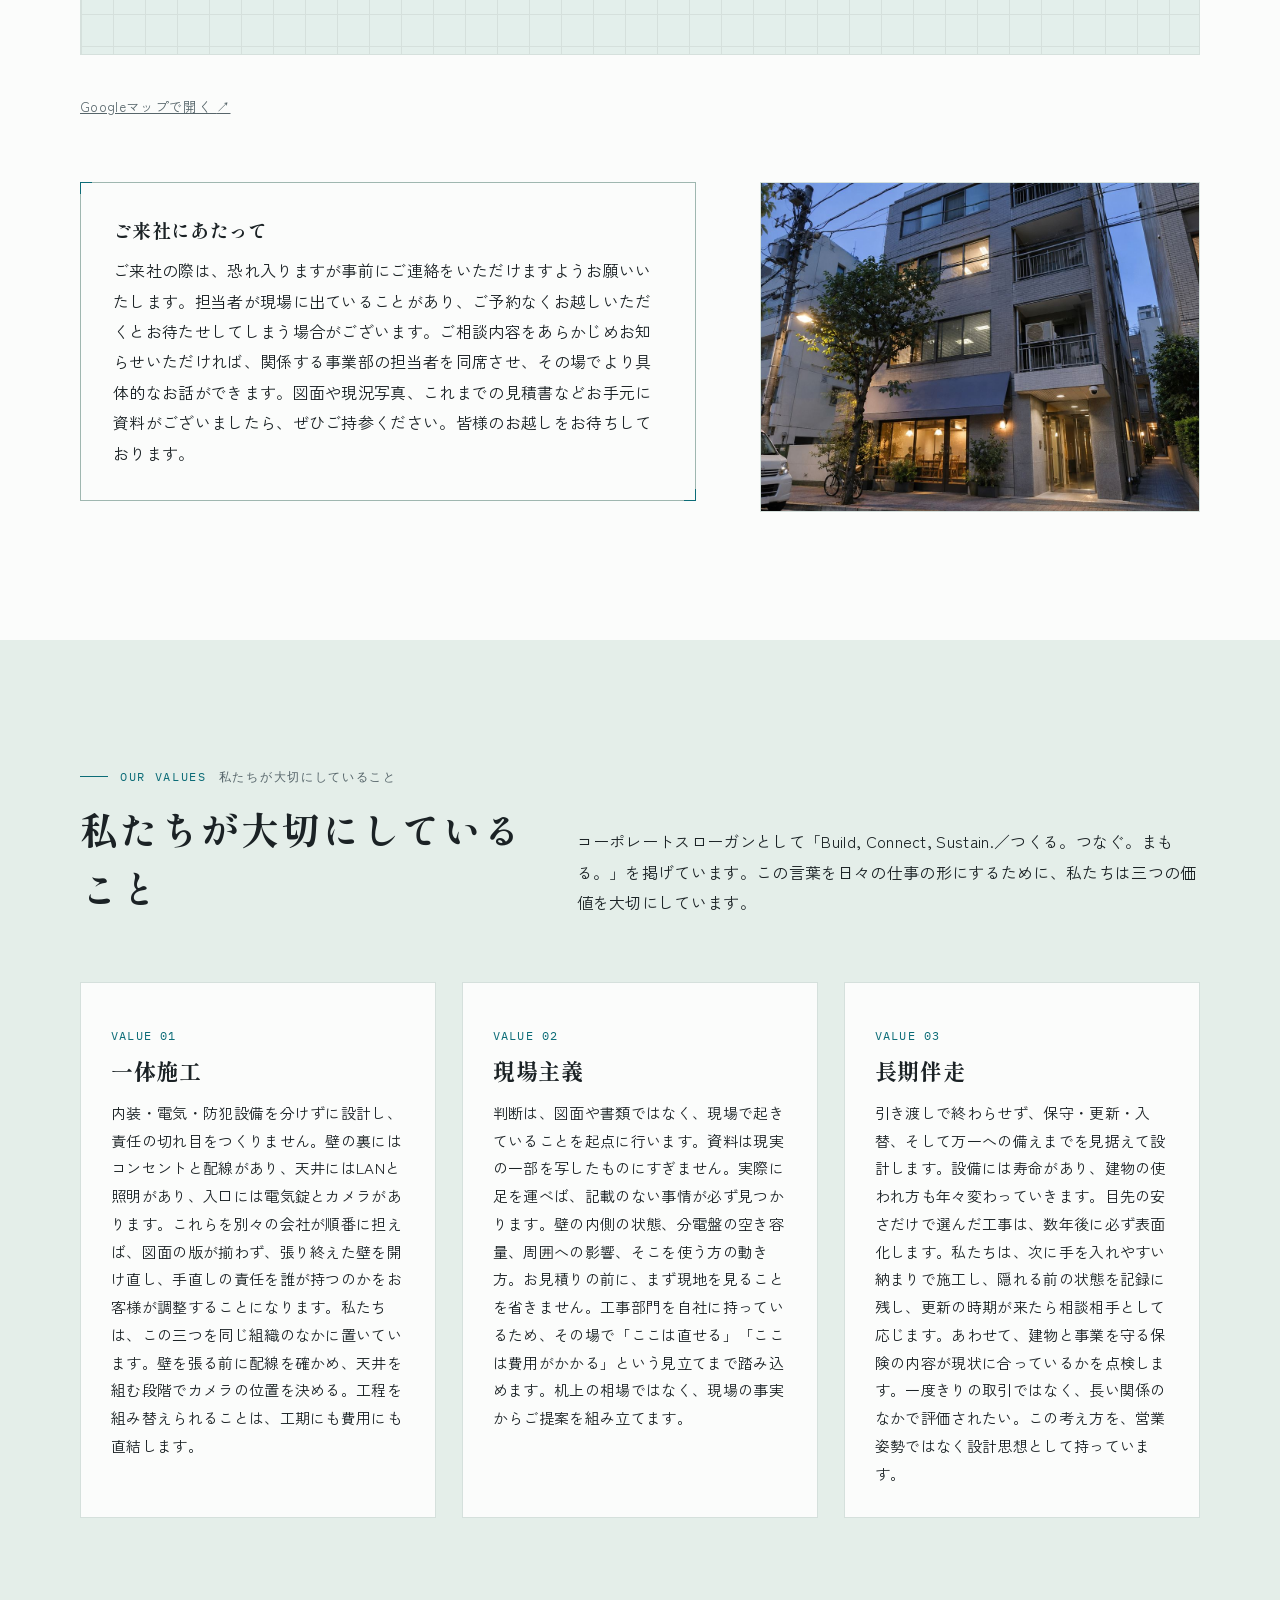
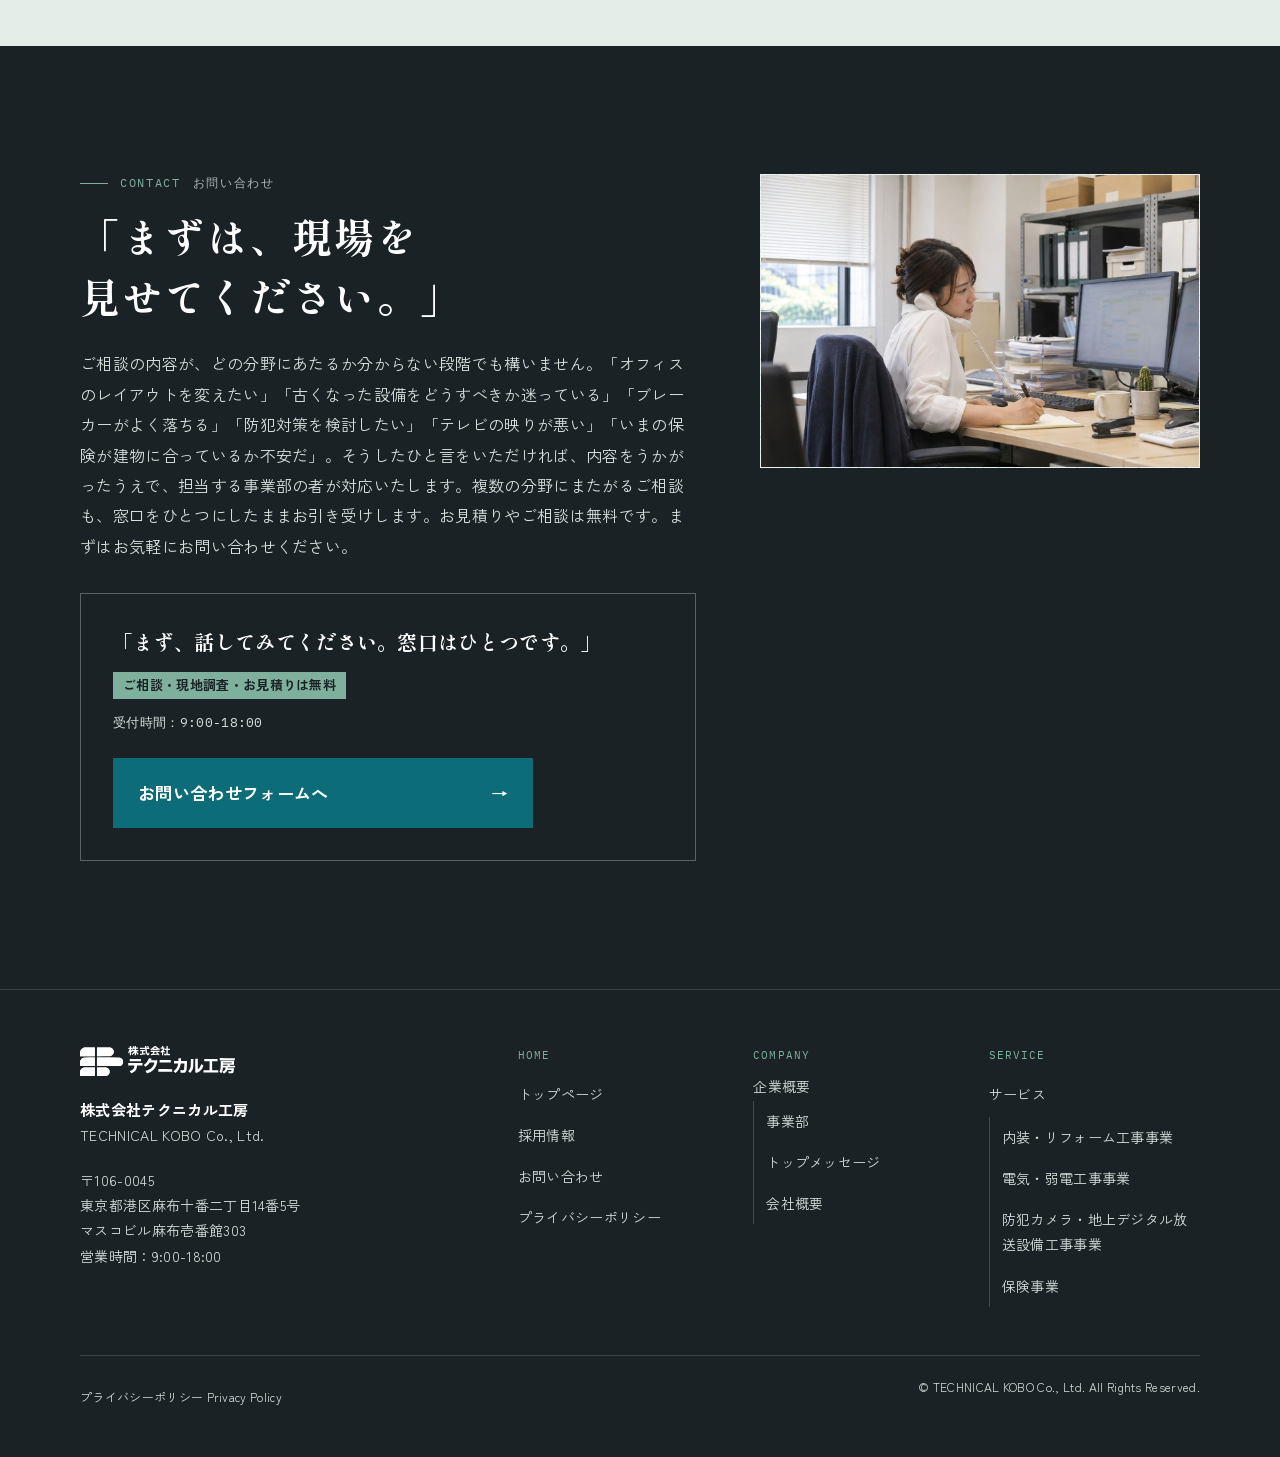
<file: company/overview.html>
<!doctype html>
<html lang="ja">
<head>
<meta charset="utf-8">
<meta name="viewport" content="width=device-width,initial-scale=1,viewport-fit=cover">
<title>会社概要｜株式会社テクニカル工房</title>
<meta name="description" content="つくることと、まもることを分けない。株式会社テクニカル工房の基本情報と事業内容、アクセスをご案内します。">
<meta name="theme-color" content="#fbfcfb">
<link rel="canonical" href="https://ychess-apptix.github.io/technicalworks-preview/company/overview.html">
<meta property="og:type" content="article">
<meta property="og:site_name" content="株式会社テクニカル工房">
<meta property="og:title" content="会社概要｜株式会社テクニカル工房">
<meta property="og:description" content="つくることと、まもることを分けない。株式会社テクニカル工房の基本情報と事業内容、アクセスをご案内します。">
<meta property="og:url" content="https://ychess-apptix.github.io/technicalworks-preview/company/overview.html">
<meta property="og:image" content="https://ychess-apptix.github.io/technicalworks-preview/assets/img/og.jpg">
<meta property="og:image:width" content="1200">
<meta property="og:image:height" content="630">
<meta property="og:locale" content="ja_JP">
<meta name="twitter:card" content="summary_large_image">
<link rel="icon" href="../favicon.ico">
<link rel="preconnect" href="https://fonts.googleapis.com">
<link rel="preconnect" href="https://fonts.gstatic.com" crossorigin>
<link rel="stylesheet" href="https://fonts.googleapis.com/css2?family=IBM+Plex+Mono:wght@400;500&amp;family=Shippori+Mincho+B1:wght@600;700&amp;family=Zen+Kaku+Gothic+New:wght@400;500;700&amp;display=swap">
<link rel="stylesheet" href="../assets/css/style.css">
</head>
<body>
<a class="vh skip" href="#main">本文へ移動</a>
<header class="hd">
 <div class="wrap hd-in">
  <a class="brand" href="../index.html"><img src="../assets/img/logo.svg" alt="株式会社テクニカル工房" width="160" height="31"></a>
  <nav class="gnav" id="gnav" aria-label="グローバルナビゲーション">
   <ul class="gl">
    <li class="dd cur" data-sec="company"><button class="dd-b" type="button" aria-expanded="false" aria-controls="m-co"><span class="en">Company</span><span class="lb">企業概要<i aria-hidden="true">▾</i></span></button>
     <ul class="dd-m" id="m-co"><li><a href="../company/index.html">事業部</a></li><li><a href="../company/message.html">トップメッセージ</a></li><li><a href="../company/overview.html" aria-current="page">会社概要</a></li></ul></li>
    <li class="dd" data-sec="service"><button class="dd-b" type="button" aria-expanded="false" aria-controls="m-sv"><span class="en">Service</span><span class="lb">サービス<i aria-hidden="true">▾</i></span></button>
     <ul class="dd-m" id="m-sv"><li><a class="top" href="../service/index.html">SERVICE — サービス一覧</a></li><li><a href="../service/interior.html">内装・リフォーム工事事業</a></li><li><a href="../service/electrical.html">電気・弱電工事事業</a></li><li><a href="../service/security.html">防犯カメラ・地上デジタル放送設備工事事業</a></li><li><a href="../service/insurance.html">保険事業</a></li></ul></li>
    <li><a href="../recruit/index.html"><span class="en">Recruit</span>採用情報</a></li>
    <li><a href="../contact/index.html"><span class="en">Contact</span>お問い合わせ</a></li>
   </ul>
  </nav>
  <a class="hd-cta" href="../contact/index.html">お問い合わせ <span aria-hidden="true">→</span></a>
  <button class="burger" type="button" aria-expanded="false" aria-controls="gnav" aria-label="メニュー"><span></span></button>
 </div>
</header>
<main id="main">

<!-- ===== Page hero ===== -->
<section class="ph" aria-labelledby="ph-h">
 <div class="wrap">
  <ol class="crumb" aria-label="パンくずリスト"><li><a href="../index.html">トップページ</a></li><li>企業概要</li><li><span aria-current="page">会社概要</span></li></ol>
  <div class="ph-g">
   <div class="ph-t">
    <p class="ph-code">COMPANY / COMPANY OVERVIEW</p>
    <h1 class="ph-h" id="ph-h">会社概要</h1>
    <p class="ph-lead">当社は、内装・リフォーム工事、電気・弱電工事、防犯カメラ・地上デジタル放送設備工事、そして保険という四つの事業を担う会社です。つくることと、まもることを分けない。その考え方を、会社の基本情報と事業内容、アクセスとあわせてご案内します。</p>
   </div>
   <figure class="photo" data-src="../assets/img/entrance.jpg" data-ratio="4/3">
    <figcaption class="photo-note"><b>ENTRANCE</b> 本社オフィスの受付</figcaption>
   </figure>
  </div>
 </div>
</section>

<nav class="lnav" aria-label="ページ内リンク">
 <div class="wrap"><ul>
  <li><a href="#profile"><span class="mono">COMPANY PROFILE</span>会社概要</a></li>
  <li><a href="#business"><span class="mono">BUSINESS DESCRIPTION</span>事業内容</a></li>
  <li><a href="#access"><span class="mono">ACCESS</span>アクセス</a></li>
  <li><a href="#values"><span class="mono">OUR VALUES</span>私たちが大切にしていること</a></li>
 </ul></div>
</nav>

<!-- ===== Company Profile ===== -->
<section class="sec" id="profile" aria-labelledby="pf-h">
 <div class="wrap">
  <div class="sh">
   <div>
    <p class="eyebrow">COMPANY PROFILE <span>会社概要</span></p>
    <h2 class="sec-h" id="pf-h">会社概要</h2>
   </div>
  </div>
  <dl class="spec mt-l">
   <div><dt>商号</dt><dd>株式会社テクニカル工房</dd></div>
   <div><dt>英文表記</dt><dd>TECHNICAL KOBO Co., Ltd.</dd></div>
   <div><dt>本店所在地</dt><dd>〒106-0045　東京都港区麻布十番二丁目14番5号 マスコビル麻布壱番館303</dd></div>
   <div><dt>設立</dt><dd>令和5年（2023年）10月6日</dd></div>
   <div><dt>資本金</dt><dd>100万円</dd></div>
   <div><dt>代表者</dt><dd>代表取締役　武井 充</dd></div>
   <div><dt>会社法人等番号</dt><dd>0100-01-239183</dd></div>
   <div><dt>営業時間</dt><dd>9:00-18:00</dd></div>
   <div><dt>事業内容</dt><dd>内装・リフォーム工事／電気・弱電工事／防犯カメラ・地上デジタル放送設備工事／保険（下記「<a href="#business">Business Description　事業内容</a>」参照）</dd></div>
  </dl>
 </div>
</section>

<!-- ===== Business Description ===== -->
<section class="sec band-pale" id="business" aria-labelledby="bd-h">
 <div class="wrap">
  <div class="sh">
   <div>
    <p class="eyebrow">BUSINESS DESCRIPTION <span>事業内容</span></p>
    <h2 class="sec-h" id="bd-h">事業内容</h2>
   </div>
   <p class="lead">当社がホームページ上でご案内している事業は、次の四つです。前の三つは建物をつくる仕事、最後のひとつはつくった建物と事業をまもる仕事です。四つは別々の商品ではなく、ひとつの現場でつながっています。内装の工事には必ず電気と通信がともない、出入口には防犯設備が続き、完成した建物には備えが必要になります。だからこそ私たちは、この四つを同じ会社のなかで担っています。それぞれの事業の詳細は、サービス各ページでもご案内しています。</p>
  </div>
  <figure class="photo mt-l" data-src="../assets/img/finish.jpg" data-ratio="16/7">
   <figcaption class="photo-note"><b>FINISH</b> 引き渡し前日の、改装を終えたオフィス</figcaption>
  </figure>
  <div class="cards c2 mt-l">
   <div class="card on-pale"><p class="no">01 · INT — Interior &amp; Renovation</p><h3>内装・リフォーム工事事業</h3><p>既存の建物に手を入れて、使い方を変えていく事業です。住まいの間取り変更や水まわりの更新、断熱・省エネ改修、店舗やオフィスの内装づくり、退去後の原状回復までを手がけます。改修工事は、壁を開けてみるまで分からないことが多い仕事です。下地の傷みや配管の位置が図面と違うことも珍しくありません。その場で状況を確かめ、代替案をご提示できることを大切にしています。工事中の騒音や搬入経路といった周囲への配慮も、段取りの一部として組み立てます。仕上がりの美しさと、数年後の使いやすさの両方を見ています。担当は建築リノベーション事業部です。</p><a class="more" href="../service/interior.html">内装・リフォーム工事事業を見る <span class="ar" aria-hidden="true">→</span></a></div>
   <div class="card on-pale"><p class="no">02 · ELE — Electrical &amp; Low Voltage</p><h3>電気・弱電工事事業</h3><p>建物に電気と通信を通す事業です。分電盤や幹線、コンセント、照明、動力電源といった強電の工事から、LAN配線、インターホン、放送設備といった弱電の工事までを扱います。近年は使用する機器が増え、建てられた当時の電気容量では足りない建物が少なくありません。配線の経路と容量を確かめ、いまの使い方に合った形へ組み替えるご提案をします。完成すると見えなくなる仕事だからこそ、隠れる前の状態を写真と図で記録し、後から手を入れられる納まりで施工します。内装工事と同じ会社が担うため、壁を張る前に配線を確定できます。担当は電気・設備工事事業部です。</p><a class="more" href="../service/electrical.html">電気・弱電工事事業を見る <span class="ar" aria-hidden="true">→</span></a></div>
   <div class="card on-pale"><p class="no">03 · SEC — Security &amp; Broadcasting</p><h3>防犯カメラ・地上デジタル放送設備工事事業</h3><p>防犯カメラと放送受信設備を扱う事業です。防犯カメラは設置すれば安心というものではなく、どこに死角があり、どの動線を記録し、記録をどれだけ保存し、誰が映像を見られるようにするかという運用まで含めて設計してはじめて役に立ちます。撮影範囲がどこまで及ぶかというプライバシーへの配慮も欠かせません。地上デジタル放送設備については、アンテナや共聴設備の設置・更新、受信不良の原因調査と改善工事を行います。映らない、途切れるといったご相談は、原因が屋外にある場合も屋内にある場合もあるため、順を追って切り分けます。担当はセキュリティシステム事業部です。</p><a class="more" href="../service/security.html">防犯カメラ・地上デジタル放送設備工事事業を見る <span class="ar" aria-hidden="true">→</span></a></div>
   <div class="card on-pale"><p class="no">04 · INS — Insurance</p><h3>保険事業</h3><p>損害保険代理業および生命保険の募集に関する業務を行う事業です。建物の火災保険や施設賠償責任保険、工事中の事故に備える保険、そしてご家族の生活を守る生命保険をお取り扱いします。工事の現場を持つ会社ですので、どこがどう傷み、どのような事故が起こりやすいのかを具体的な場面に置き換えてご説明できます。改修や事業内容の変化に合わせた既契約の点検、万一の際のご連絡受付から保険会社への取次ぎ、そして被害箇所の復旧工事のご相談までを、同じ窓口でお受けします。担当は保険事業部です。</p><a class="more" href="../service/insurance.html">保険事業を見る <span class="ar" aria-hidden="true">→</span></a></div>
  </div>
 </div>
</section>

<!-- ===== Access ===== -->
<section class="sec" id="access" aria-labelledby="ac-h">
 <div class="wrap">
  <div class="sh">
   <div>
    <p class="eyebrow">ACCESS <span>アクセス</span></p>
    <h2 class="sec-h" id="ac-h">アクセス</h2>
   </div>
  </div>
  <dl class="spec mt-l">
   <div><dt>本店所在地</dt><dd>〒106-0045　東京都港区麻布十番二丁目14番5号 マスコビル麻布壱番館303</dd></div>
   <div><dt>最寄り駅からのご案内</dt><dd><ul><li>東京メトロ南北線・都営地下鉄大江戸線「麻布十番」駅より徒歩1分</li><li>東京メトロ日比谷線「六本木」駅より徒歩10分</li></ul></dd></div>
   <div><dt>お車でお越しの場合</dt><dd>建物に来客用駐車場はございません。お車でお越しの際は近隣のコインパーキングをご利用ください。</dd></div>
  </dl>
  <div class="map mt-l">
   <iframe src="https://maps.google.com/maps?q=%E6%9D%B1%E4%BA%AC%E9%83%BD%E6%B8%AF%E5%8C%BA%E9%BA%BB%E5%B8%83%E5%8D%81%E7%95%AA2-14-5%20%E3%83%9E%E3%82%B9%E3%82%B3%E3%83%93%E3%83%AB%E9%BA%BB%E5%B8%83%E5%A3%B1%E7%95%AA%E9%A4%A8&amp;z=17&amp;hl=ja&amp;output=embed" title="Googleマップ：株式会社テクニカル工房 本店（東京都港区麻布十番二丁目14番5号）" loading="lazy" referrerpolicy="no-referrer-when-downgrade" allowfullscreen></iframe>
  </div>
  <p class="note mt-m"><a href="https://www.google.com/maps/search/?api=1&amp;query=%E6%9D%B1%E4%BA%AC%E9%83%BD%E6%B8%AF%E5%8C%BA%E9%BA%BB%E5%B8%83%E5%8D%81%E7%95%AA2-14-5%20%E3%83%9E%E3%82%B9%E3%82%B3%E3%83%93%E3%83%AB%E9%BA%BB%E5%B8%83%E5%A3%B1%E7%95%AA%E9%A4%A8" target="_blank" rel="noopener">Googleマップで開く <span aria-hidden="true">↗</span></a></p>
  <div class="split mt-l">
   <div class="box">
    <h3>ご来社にあたって</h3>
    <p>ご来社の際は、恐れ入りますが事前にご連絡をいただけますようお願いいたします。担当者が現場に出ていることがあり、ご予約なくお越しいただくとお待たせしてしまう場合がございます。ご相談内容をあらかじめお知らせいただければ、関係する事業部の担当者を同席させ、その場でより具体的なお話ができます。図面や現況写真、これまでの見積書などお手元に資料がございましたら、ぜひご持参ください。皆様のお越しをお待ちしております。</p>
   </div>
   <figure class="photo" data-src="../assets/img/building.jpg" data-ratio="4/3">
    <figcaption class="photo-note"><b>BUILDING</b> 夕暮れの港区の街に建つ中規模ビル</figcaption>
   </figure>
  </div>
 </div>
</section>

<!-- ===== Our Values ===== -->
<section class="sec band-sage" id="values" aria-labelledby="va-h">
 <div class="wrap">
  <div class="sh">
   <div>
    <p class="eyebrow">OUR VALUES <span>私たちが大切にしていること</span></p>
    <h2 class="sec-h" id="va-h">私たちが大切にしていること</h2>
   </div>
   <p class="lead">コーポレートスローガンとして「Build, Connect, Sustain.／つくる。つなぐ。まもる。」を掲げています。この言葉を日々の仕事の形にするために、私たちは三つの価値を大切にしています。</p>
  </div>
  <div class="cards mt-l">
   <div class="card on-pale"><p class="no">VALUE 01</p><h3>一体施工</h3><p>内装・電気・防犯設備を分けずに設計し、責任の切れ目をつくりません。壁の裏にはコンセントと配線があり、天井にはLANと照明があり、入口には電気錠とカメラがあります。これらを別々の会社が順番に担えば、図面の版が揃わず、張り終えた壁を開け直し、手直しの責任を誰が持つのかをお客様が調整することになります。私たちは、この三つを同じ組織のなかに置いています。壁を張る前に配線を確かめ、天井を組む段階でカメラの位置を決める。工程を組み替えられることは、工期にも費用にも直結します。</p></div>
   <div class="card on-pale"><p class="no">VALUE 02</p><h3>現場主義</h3><p>判断は、図面や書類ではなく、現場で起きていることを起点に行います。資料は現実の一部を写したものにすぎません。実際に足を運べば、記載のない事情が必ず見つかります。壁の内側の状態、分電盤の空き容量、周囲への影響、そこを使う方の動き方。お見積りの前に、まず現地を見ることを省きません。工事部門を自社に持っているため、その場で「ここは直せる」「ここは費用がかかる」という見立てまで踏み込めます。机上の相場ではなく、現場の事実からご提案を組み立てます。</p></div>
   <div class="card on-pale"><p class="no">VALUE 03</p><h3>長期伴走</h3><p>引き渡しで終わらせず、保守・更新・入替、そして万一への備えまでを見据えて設計します。設備には寿命があり、建物の使われ方も年々変わっていきます。目先の安さだけで選んだ工事は、数年後に必ず表面化します。私たちは、次に手を入れやすい納まりで施工し、隠れる前の状態を記録に残し、更新の時期が来たら相談相手として応じます。あわせて、建物と事業を守る保険の内容が現状に合っているかを点検します。一度きりの取引ではなく、長い関係のなかで評価されたい。この考え方を、営業姿勢ではなく設計思想として持っています。</p></div>
  </div>
 </div>
</section>

<!-- ===== Contact (page copy) ===== -->
<section class="sec ct" id="contact" aria-labelledby="ct-h">
 <div class="wrap ct-g">
  <div>
   <p class="eyebrow">CONTACT <span>お問い合わせ</span></p>
   <h2 class="ct-h" id="ct-h">「まずは、現場を見せてください。」</h2>
   <p class="ct-p">ご相談の内容が、どの分野にあたるか分からない段階でも構いません。「オフィスのレイアウトを変えたい」「古くなった設備をどうすべきか迷っている」「ブレーカーがよく落ちる」「防犯対策を検討したい」「テレビの映りが悪い」「いまの保険が建物に合っているか不安だ」。そうしたひと言をいただければ、内容をうかがったうえで、担当する事業部の者が対応いたします。複数の分野にまたがるご相談も、窓口をひとつにしたままお引き受けします。お見積りやご相談は無料です。まずはお気軽にお問い合わせください。</p>
   <div class="ct-box">
    <h3>「まず、話してみてください。窓口はひとつです。」</h3>
    <p class="ct-free">ご相談・現地調査・お見積りは無料</p>
    <p class="ct-hours">受付時間：9:00-18:00</p>
    <a class="ct-btn" href="../contact/index.html">お問い合わせフォームへ <span aria-hidden="true">→</span></a>
   </div>
  </div>
  <figure class="photo" data-src="../assets/img/office.jpg" data-ratio="3/2">
   <figcaption class="photo-note"><b>OFFICE</b> 管理部門の執務スペースで、電話を受けながら記録を取る担当者</figcaption>
  </figure>
 </div>
</section>
</main>

<footer class="ft">
 <div class="wrap">
  <div class="ft-g">
   <div>
    <img class="ft-logo" src="../assets/img/logo-white.svg" alt="株式会社テクニカル工房" width="155" height="30">
    <p class="ft-co"><b>株式会社テクニカル工房</b>TECHNICAL KOBO Co., Ltd.</p>
    <p class="ft-co">〒106-0045<br>東京都港区麻布十番二丁目14番5号<br>マスコビル麻布壱番館303<br>営業時間：9:00-18:00</p>
   </div>
   <nav class="ft-map" aria-labelledby="ft-sm">
    <h2 class="vh" id="ft-sm">サイトマップ</h2>
    <div><p class="fh" aria-hidden="true">HOME</p><ul><li><a href="../index.html">トップページ</a></li><li><a href="../recruit/index.html">採用情報</a></li><li><a href="../contact/index.html">お問い合わせ</a></li><li><a href="../privacy/index.html">プライバシーポリシー</a></li></ul></div>
    <div><p class="fh" aria-hidden="true">COMPANY</p><ul><li>企業概要<ul><li><a href="../company/index.html">事業部</a></li><li><a href="../company/message.html">トップメッセージ</a></li><li><a href="../company/overview.html" aria-current="page">会社概要</a></li></ul></li></ul></div>
    <div><p class="fh" aria-hidden="true">SERVICE</p><ul><li><a href="../service/index.html">サービス</a><ul><li><a href="../service/interior.html">内装・リフォーム工事事業</a></li><li><a href="../service/electrical.html">電気・弱電工事事業</a></li><li><a href="../service/security.html">防犯カメラ・地上デジタル放送設備工事事業</a></li><li><a href="../service/insurance.html">保険事業</a></li></ul></li></ul></div>
   </nav>
  </div>
  <div class="ft-bt">
   <a href="../privacy/index.html">プライバシーポリシー Privacy Policy</a>
   <p>© TECHNICAL KOBO Co., Ltd. All Rights Reserved.</p>
  </div>
 </div>
</footer>

<div class="follow"><a href="../contact/index.html">お問い合わせ <span aria-hidden="true">→</span></a></div>
<script src="../assets/js/main.js"></script>
</body>
</html>
</file>
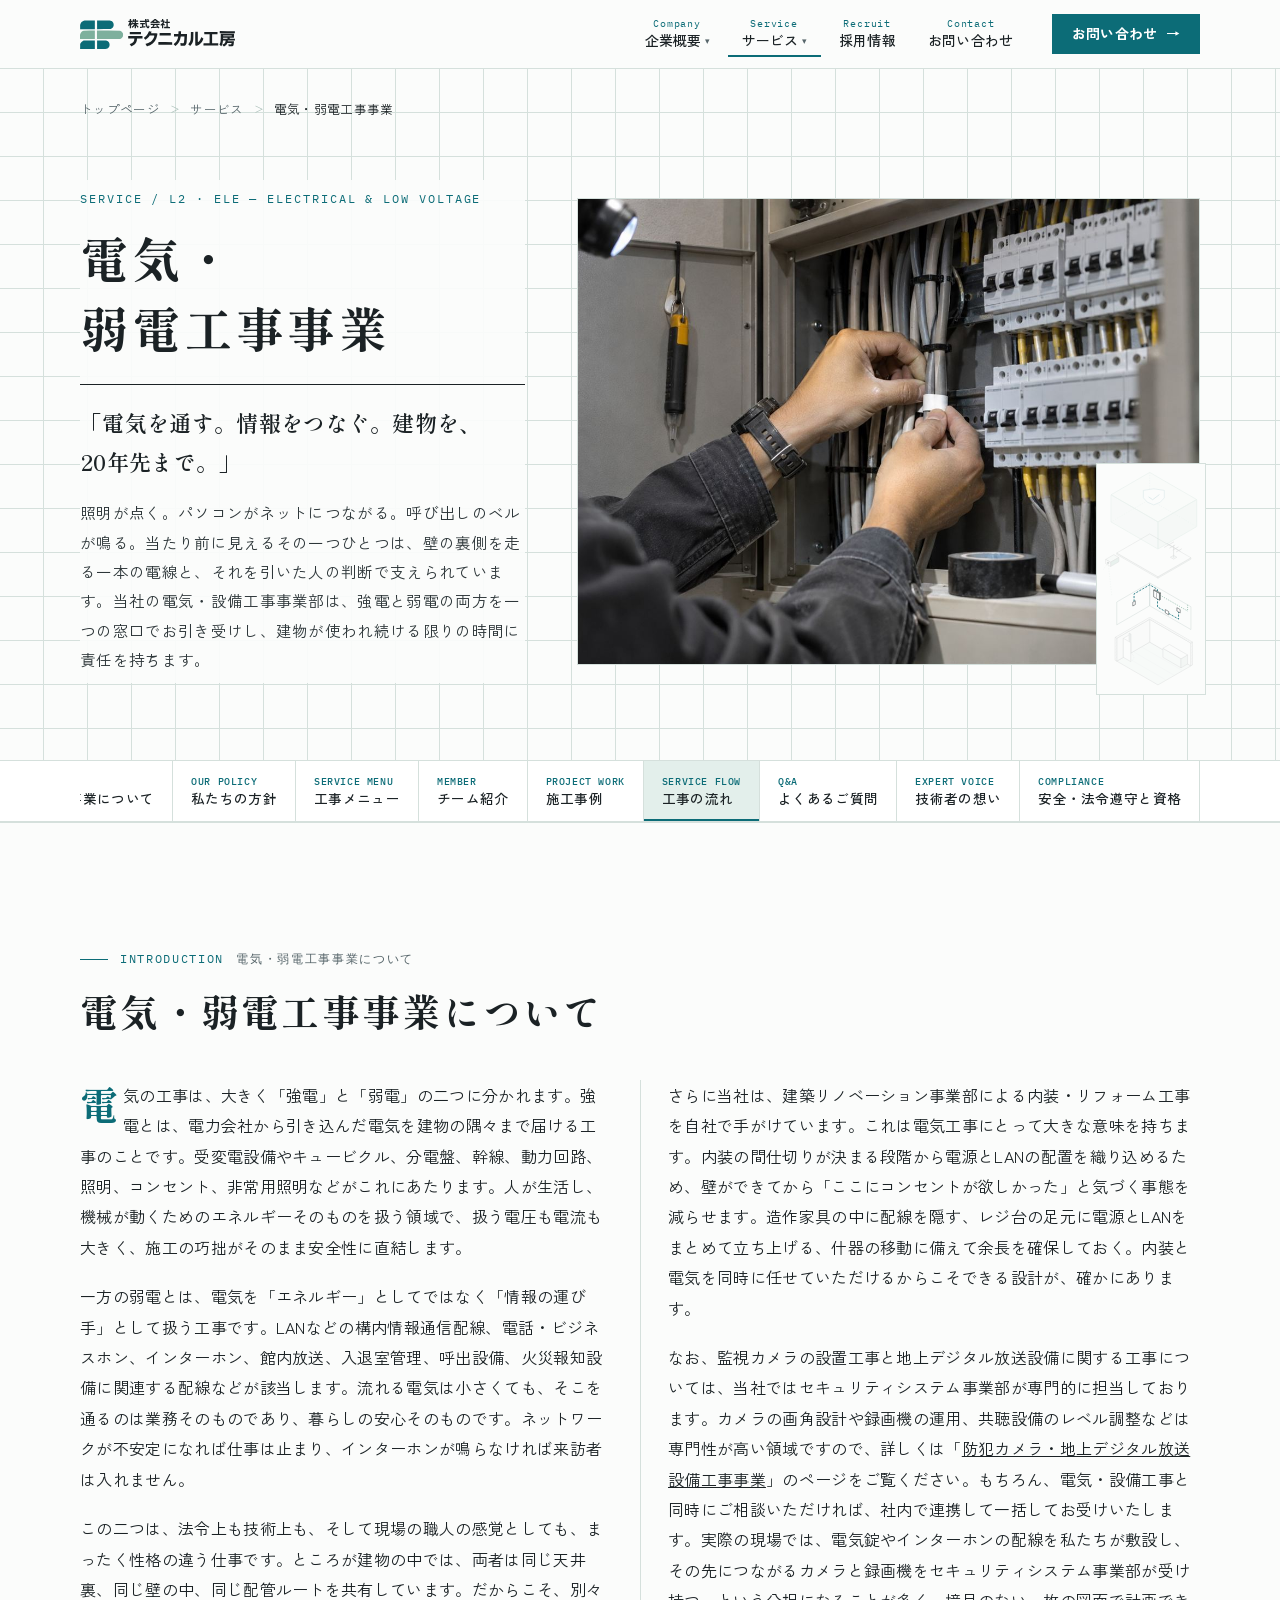
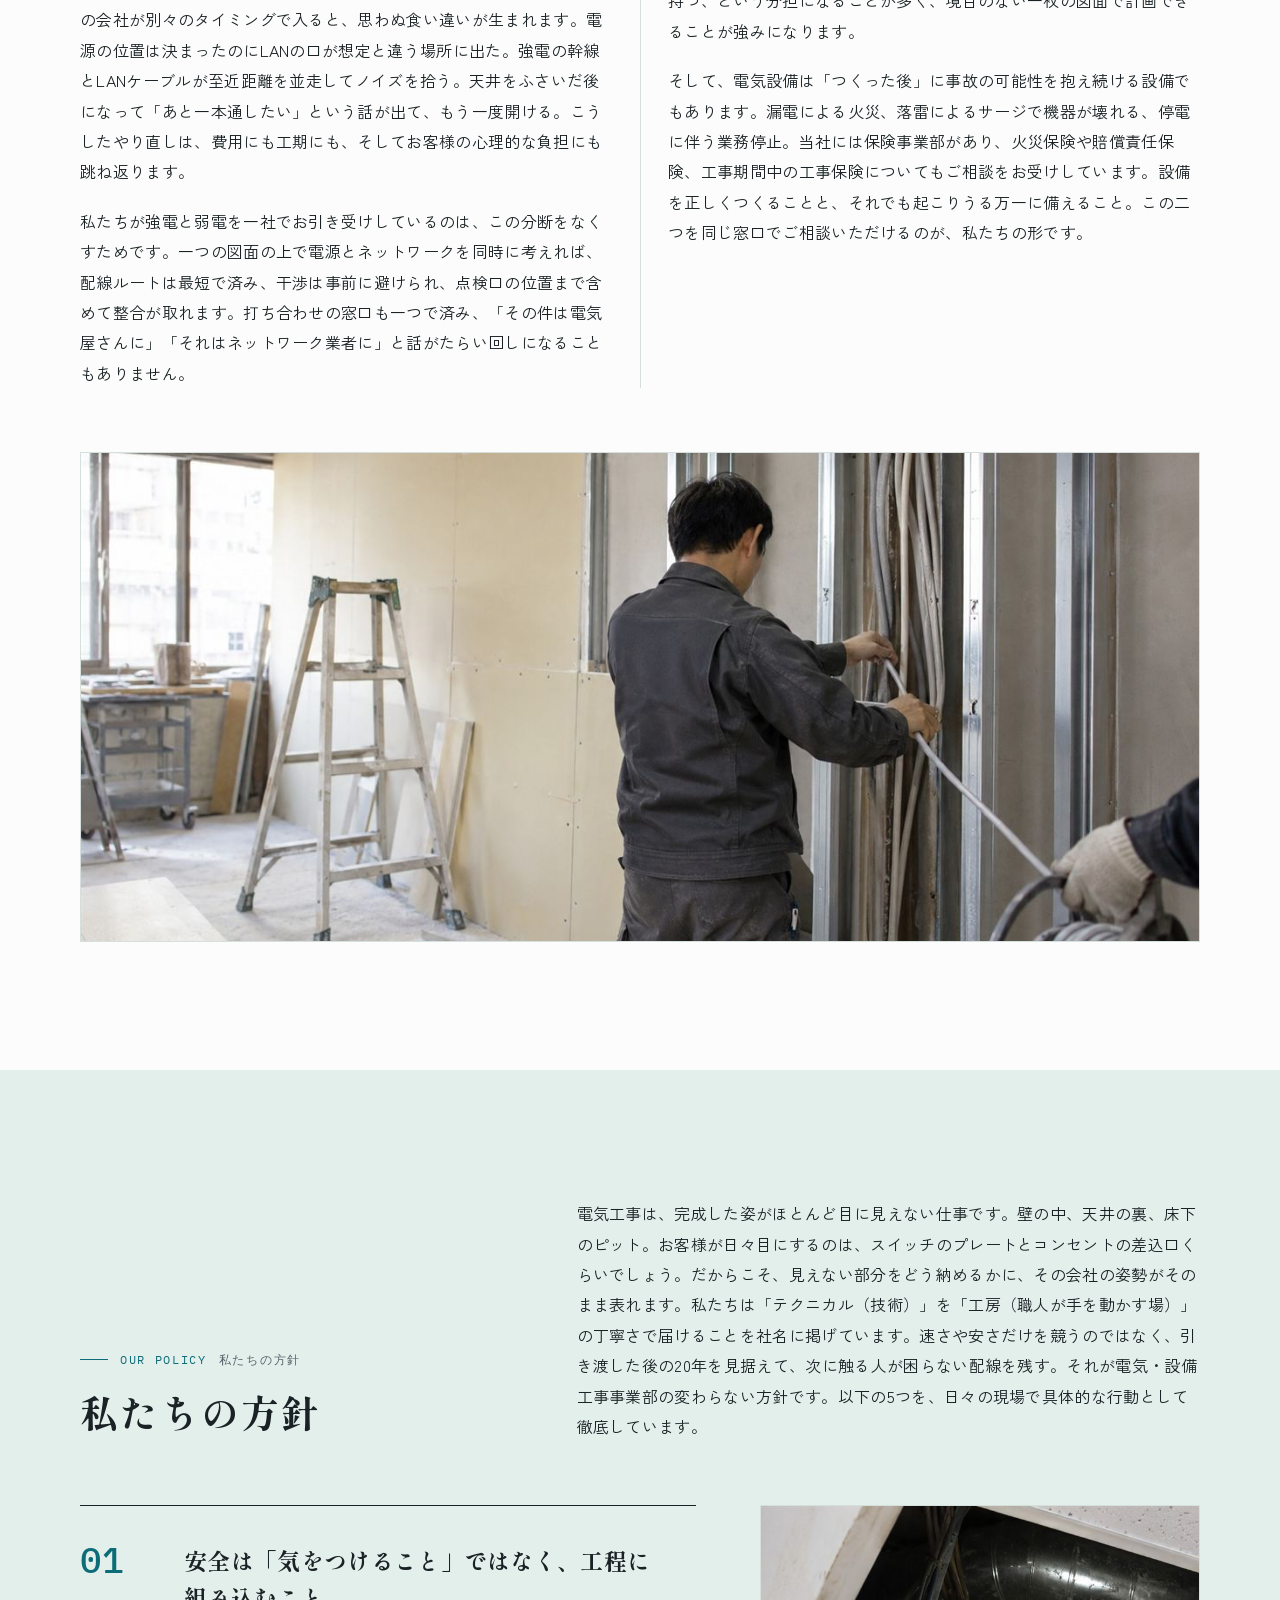
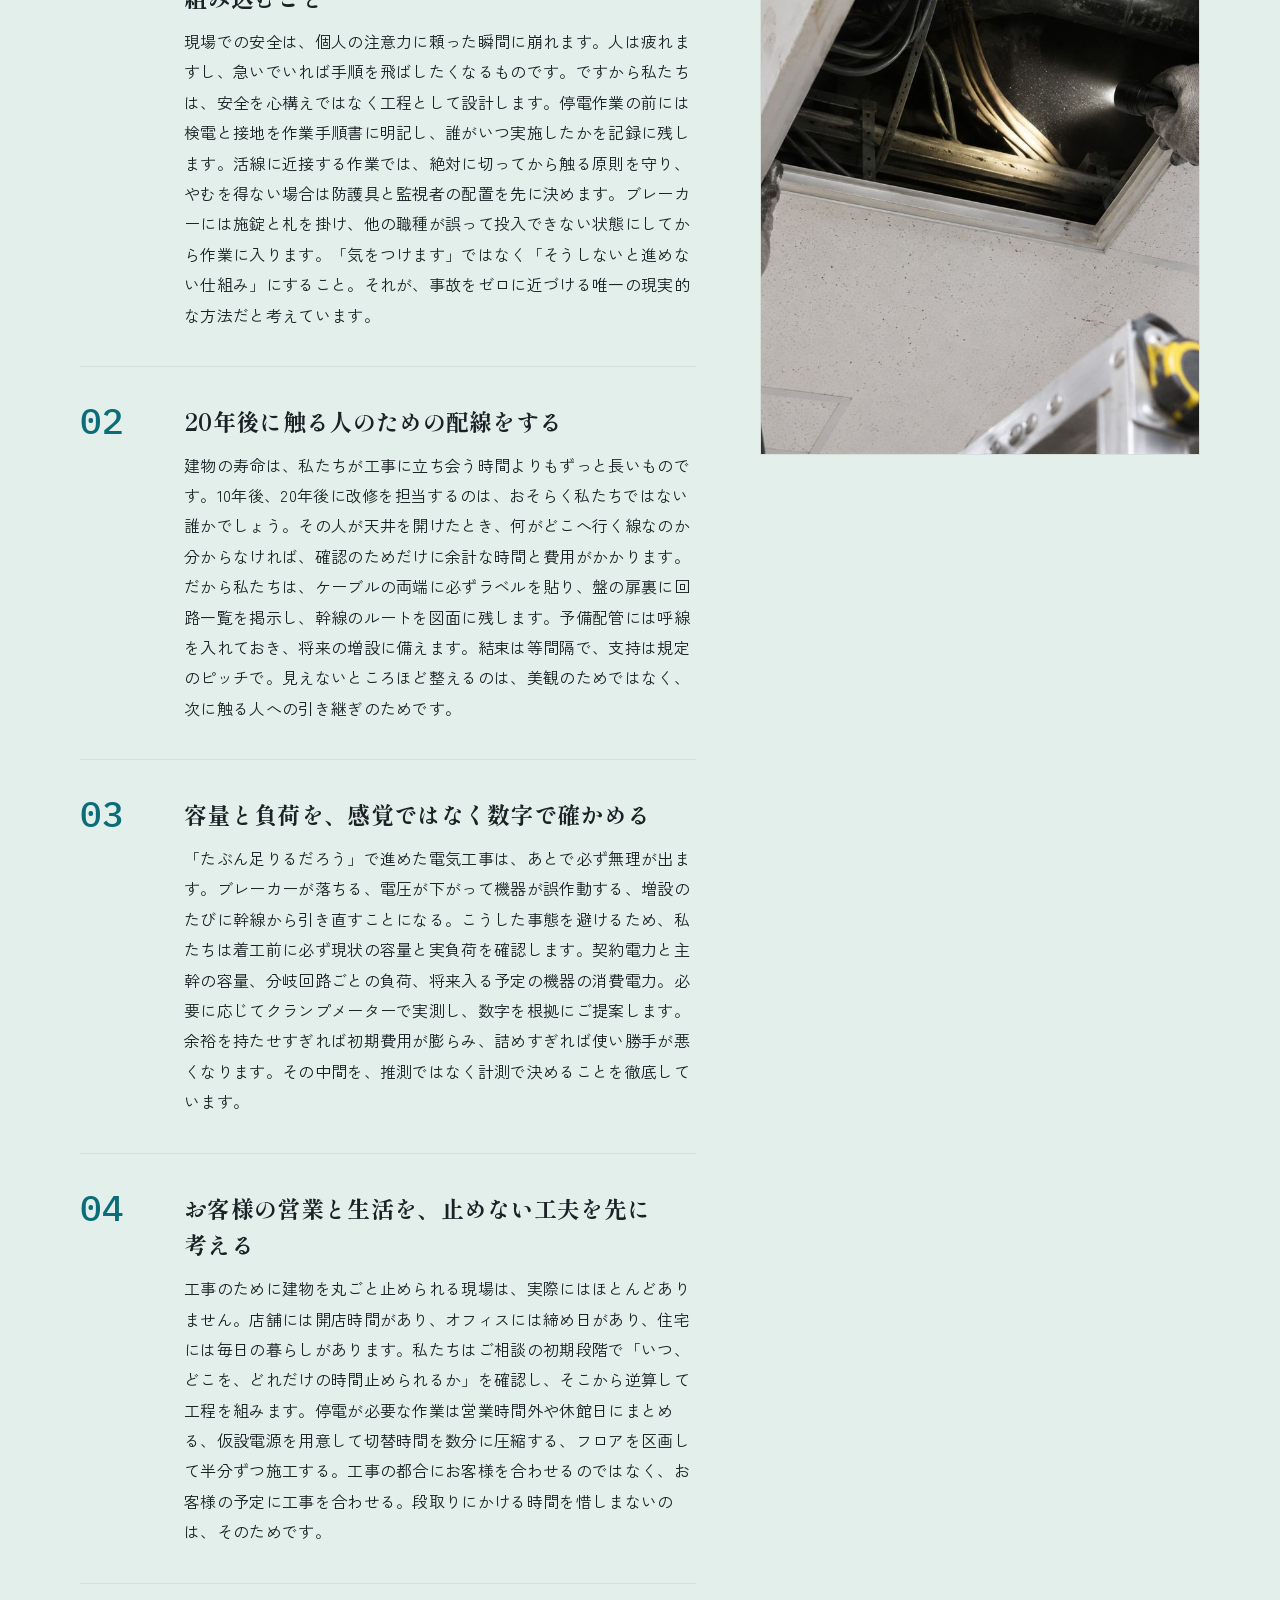
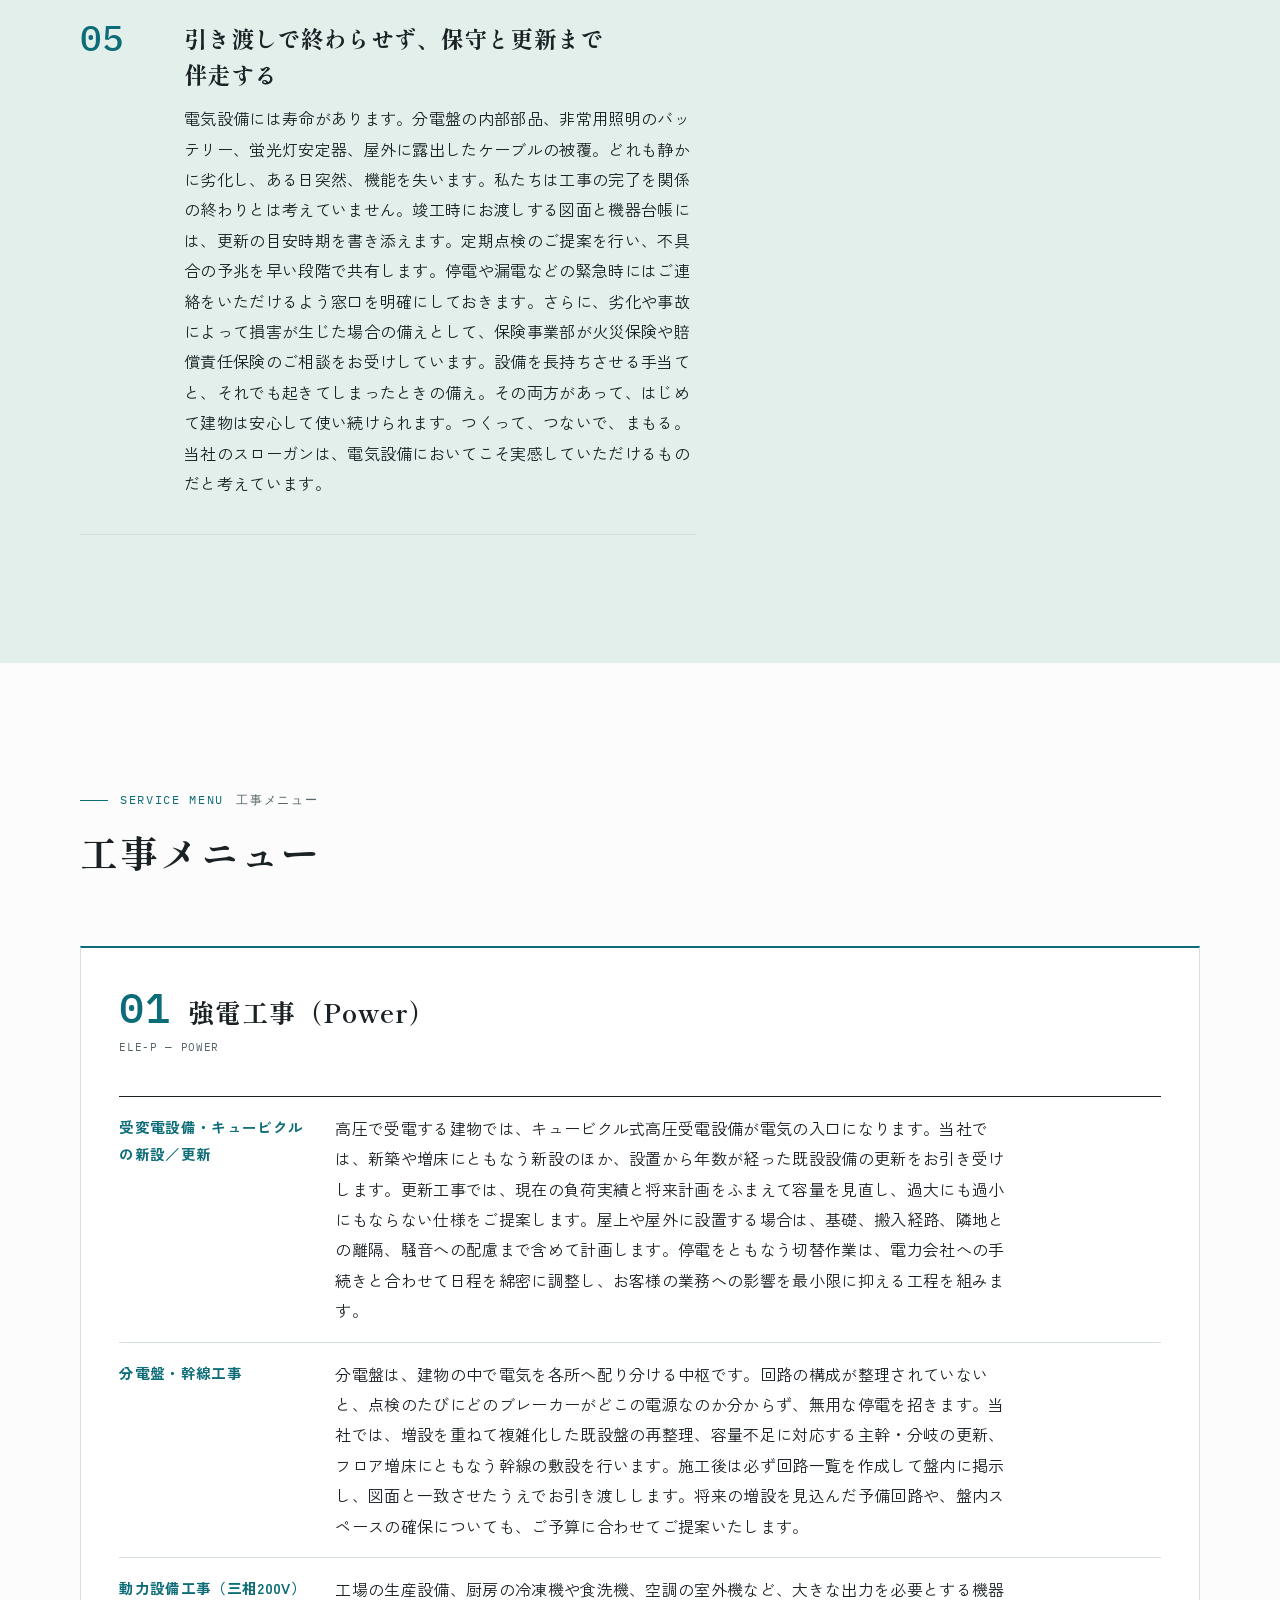
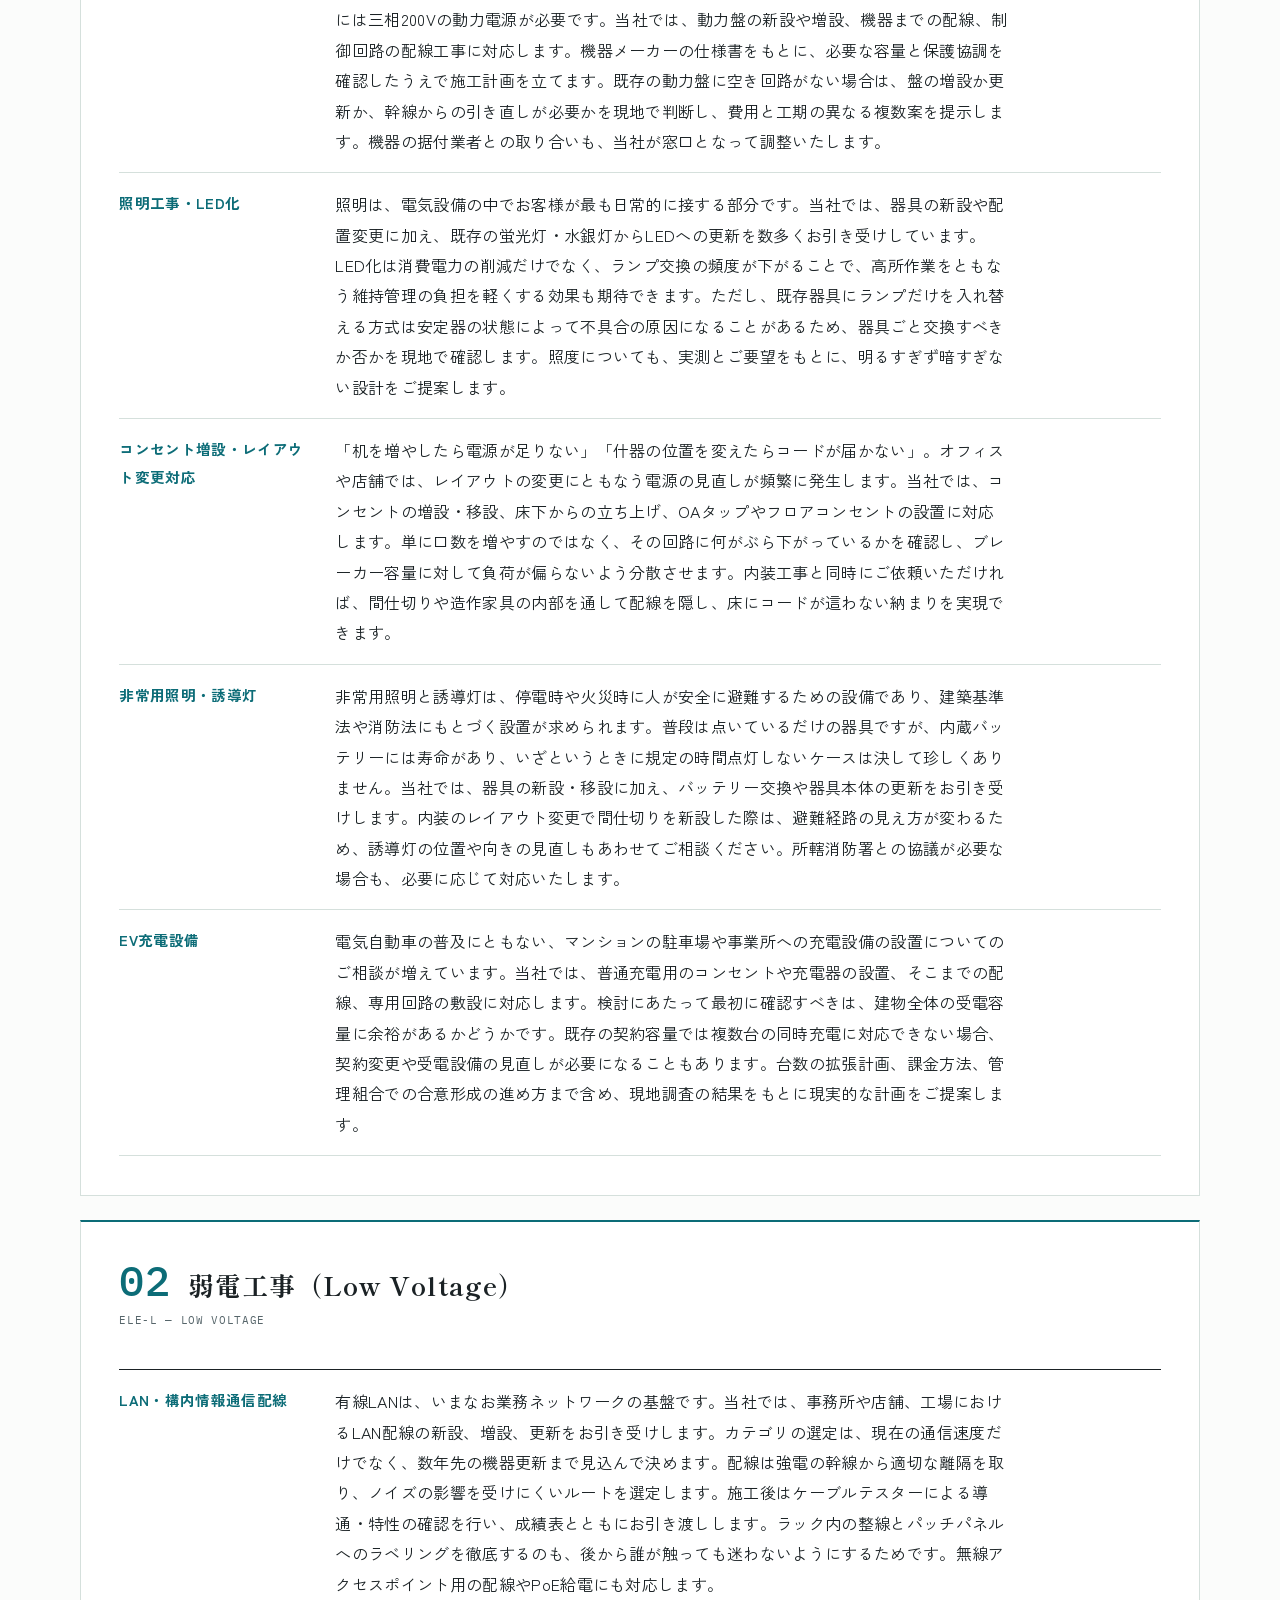
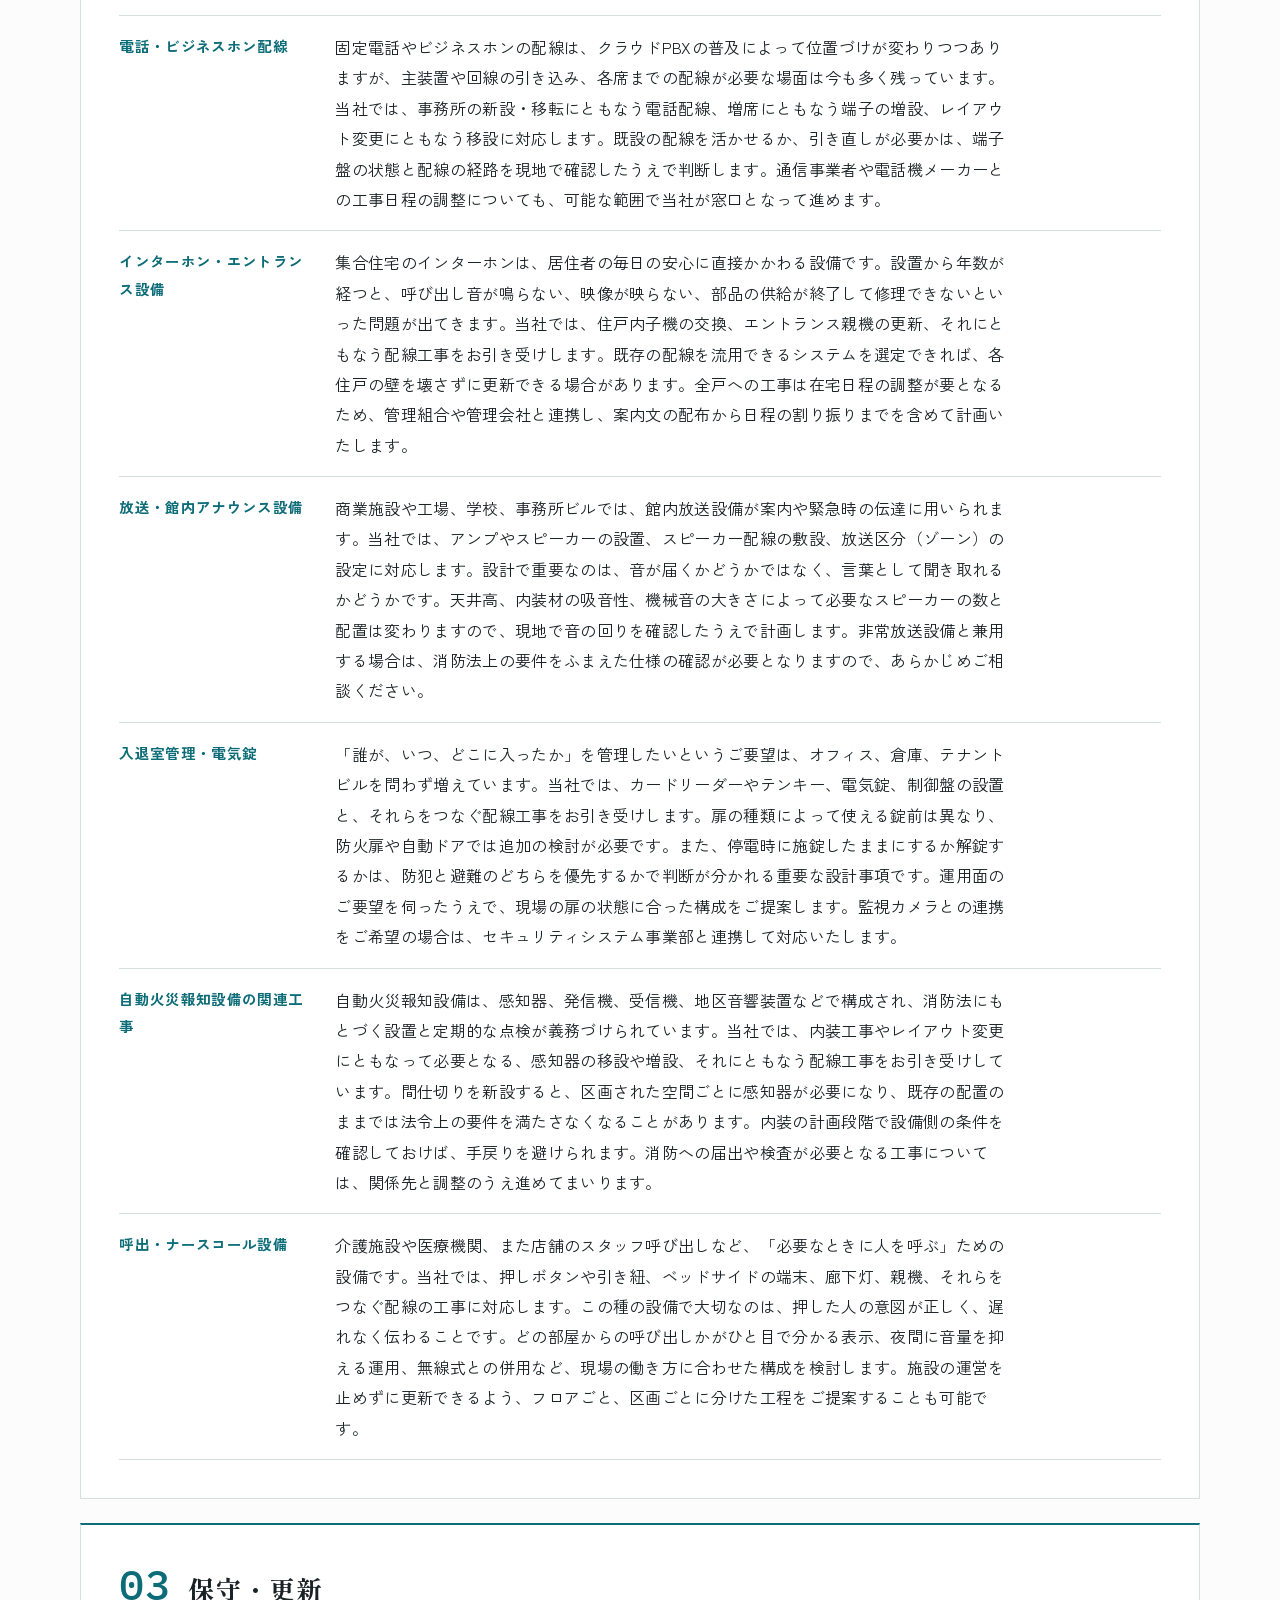
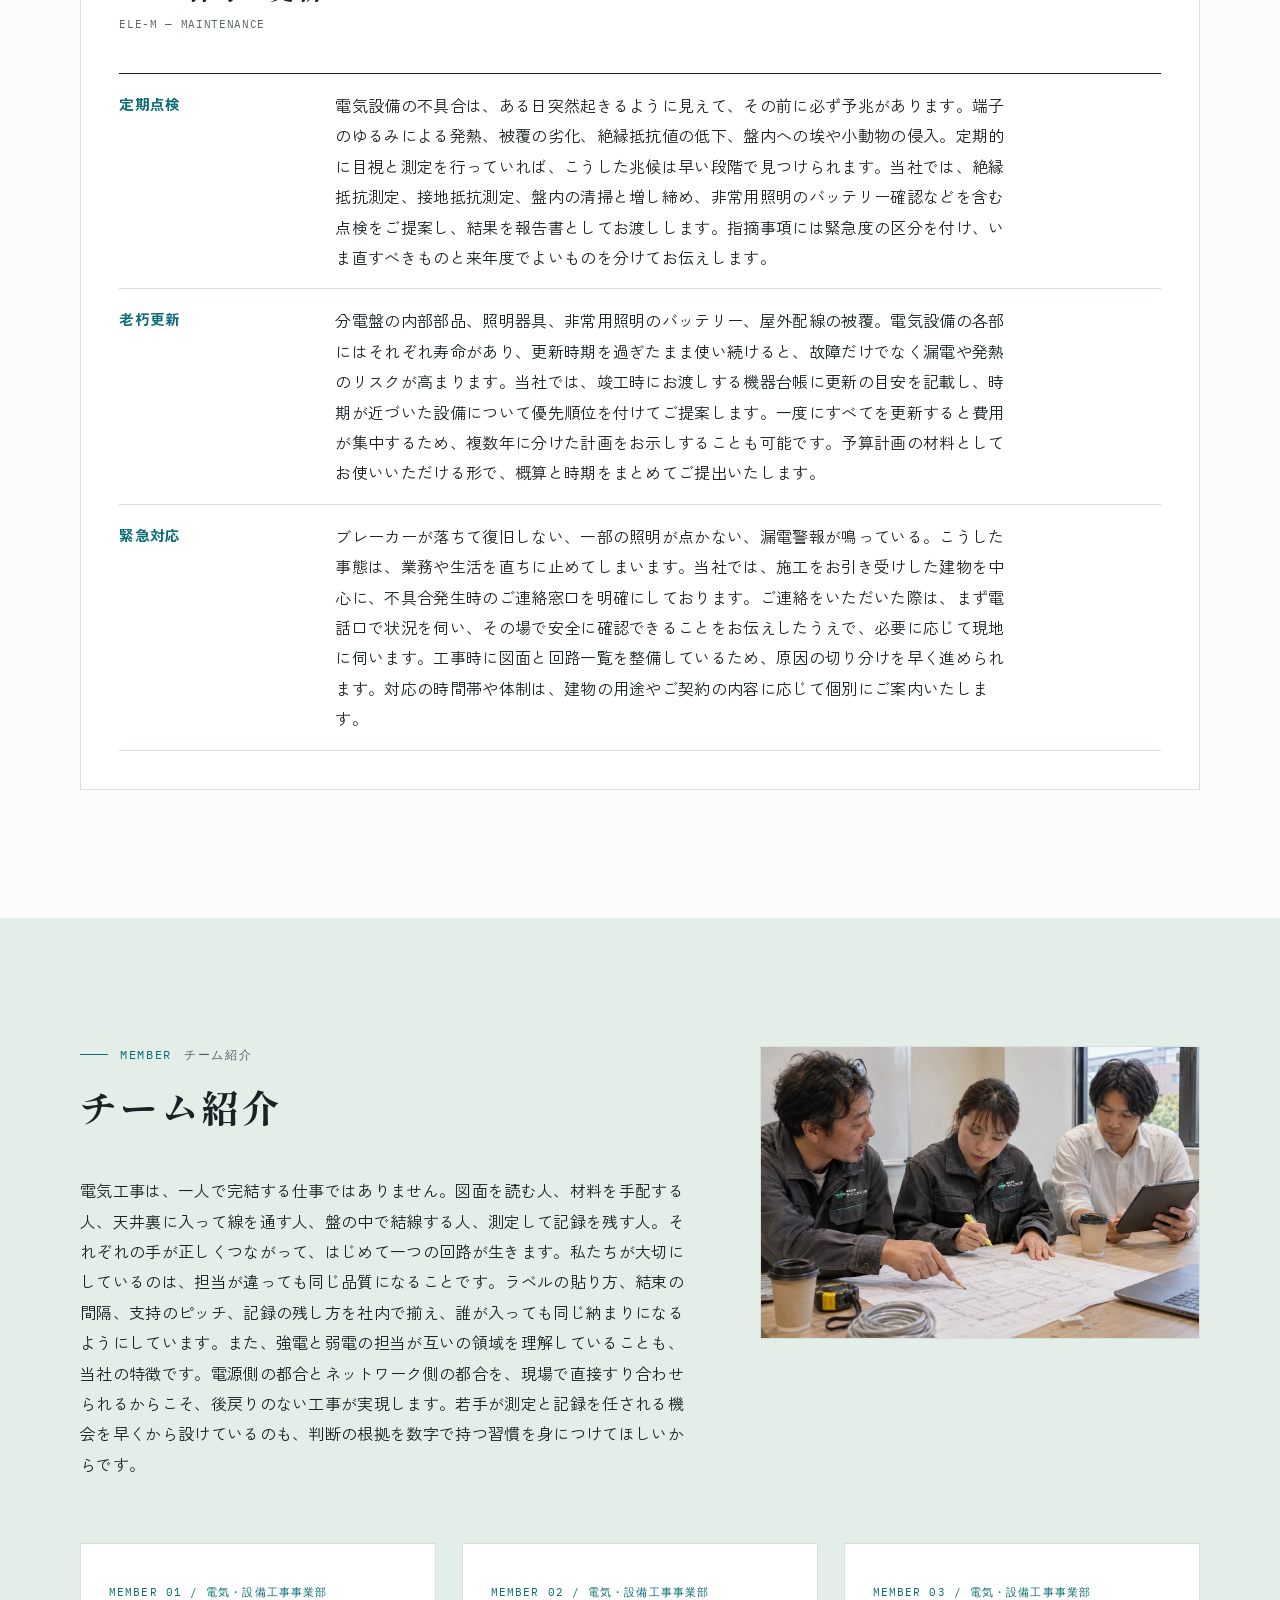
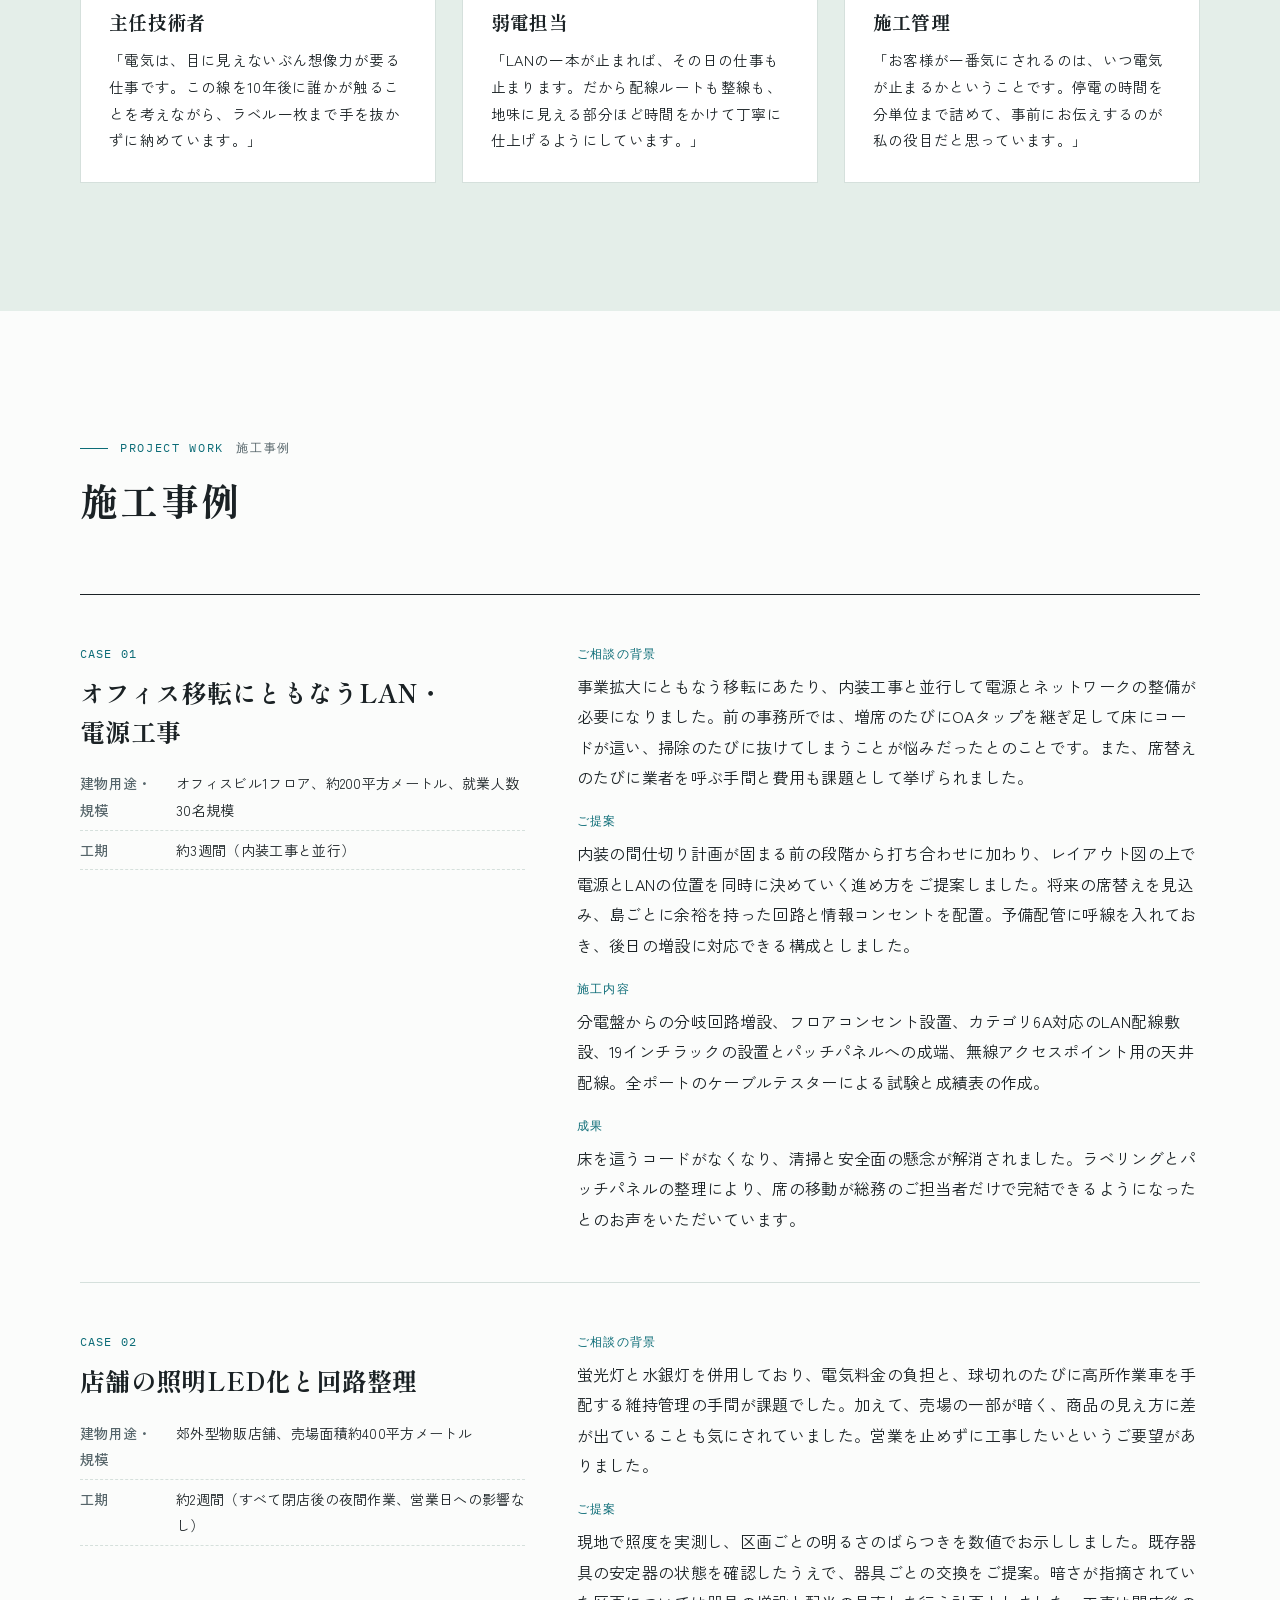
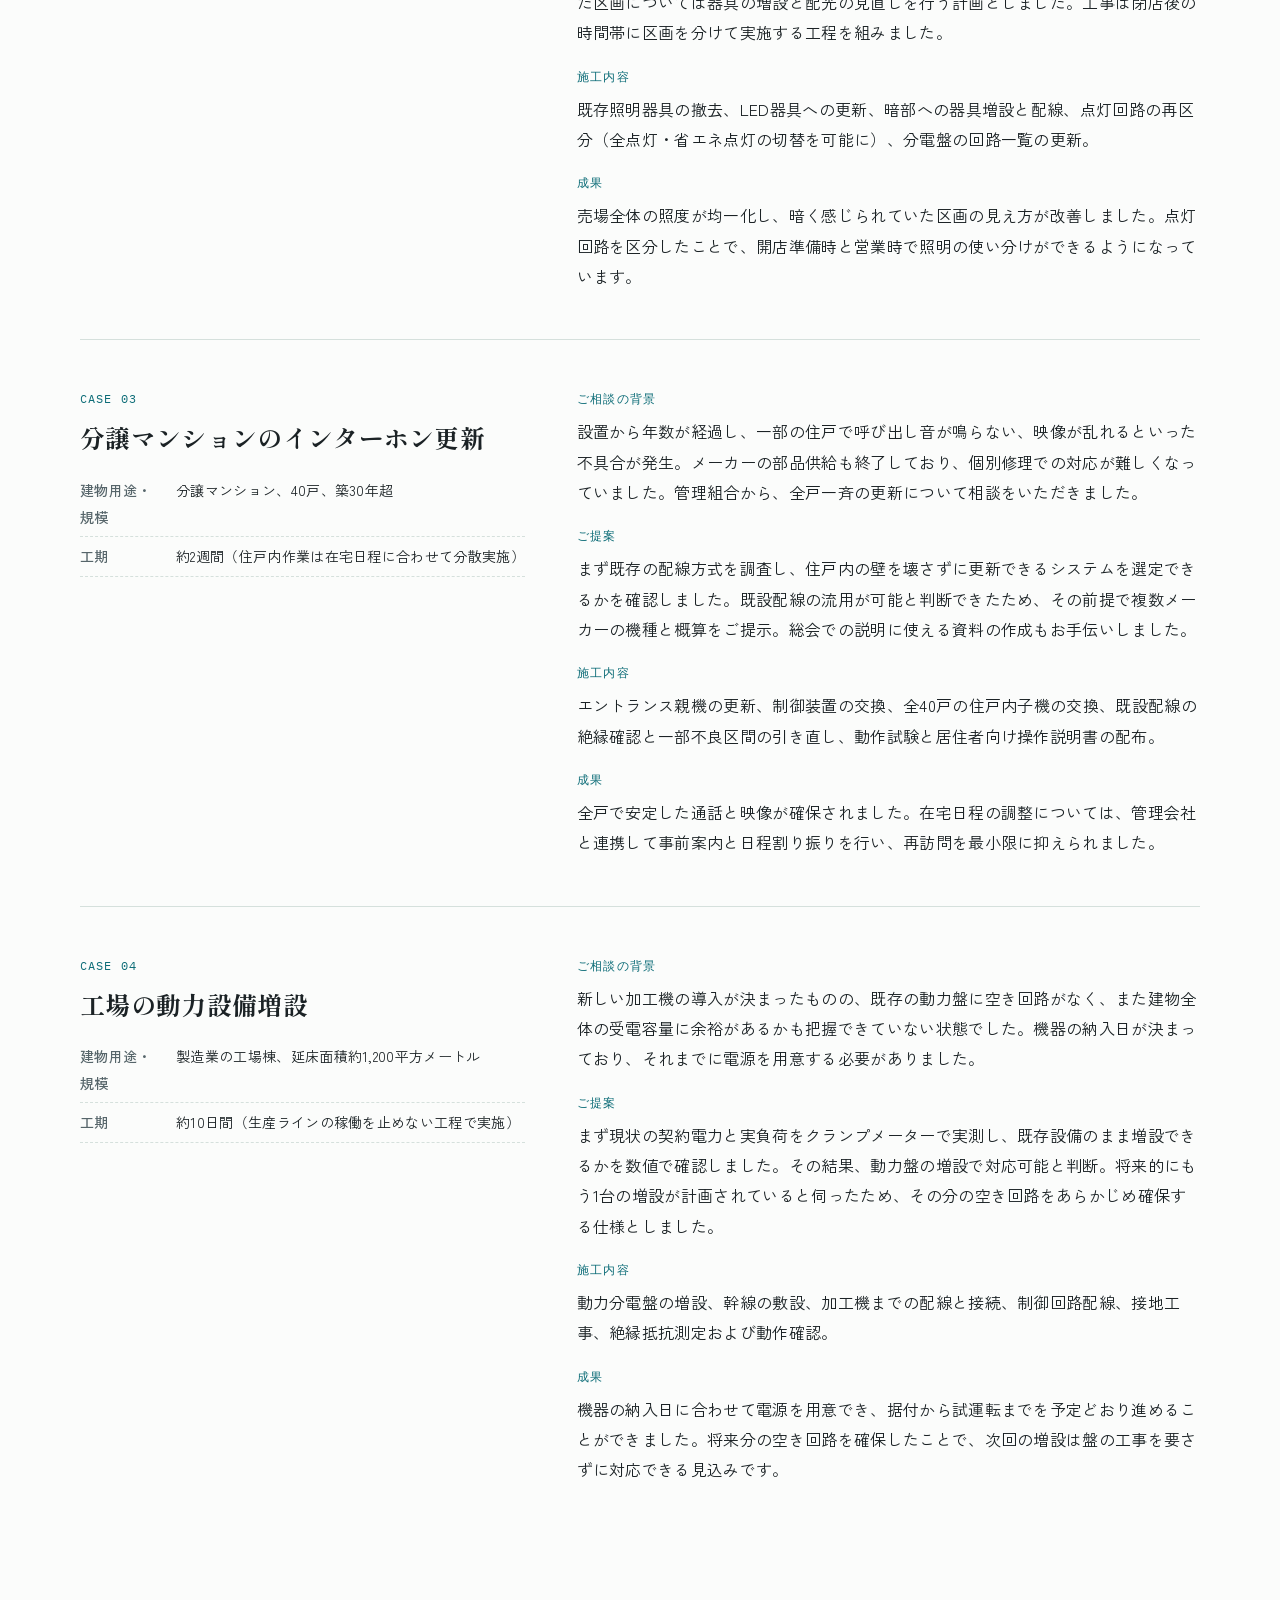
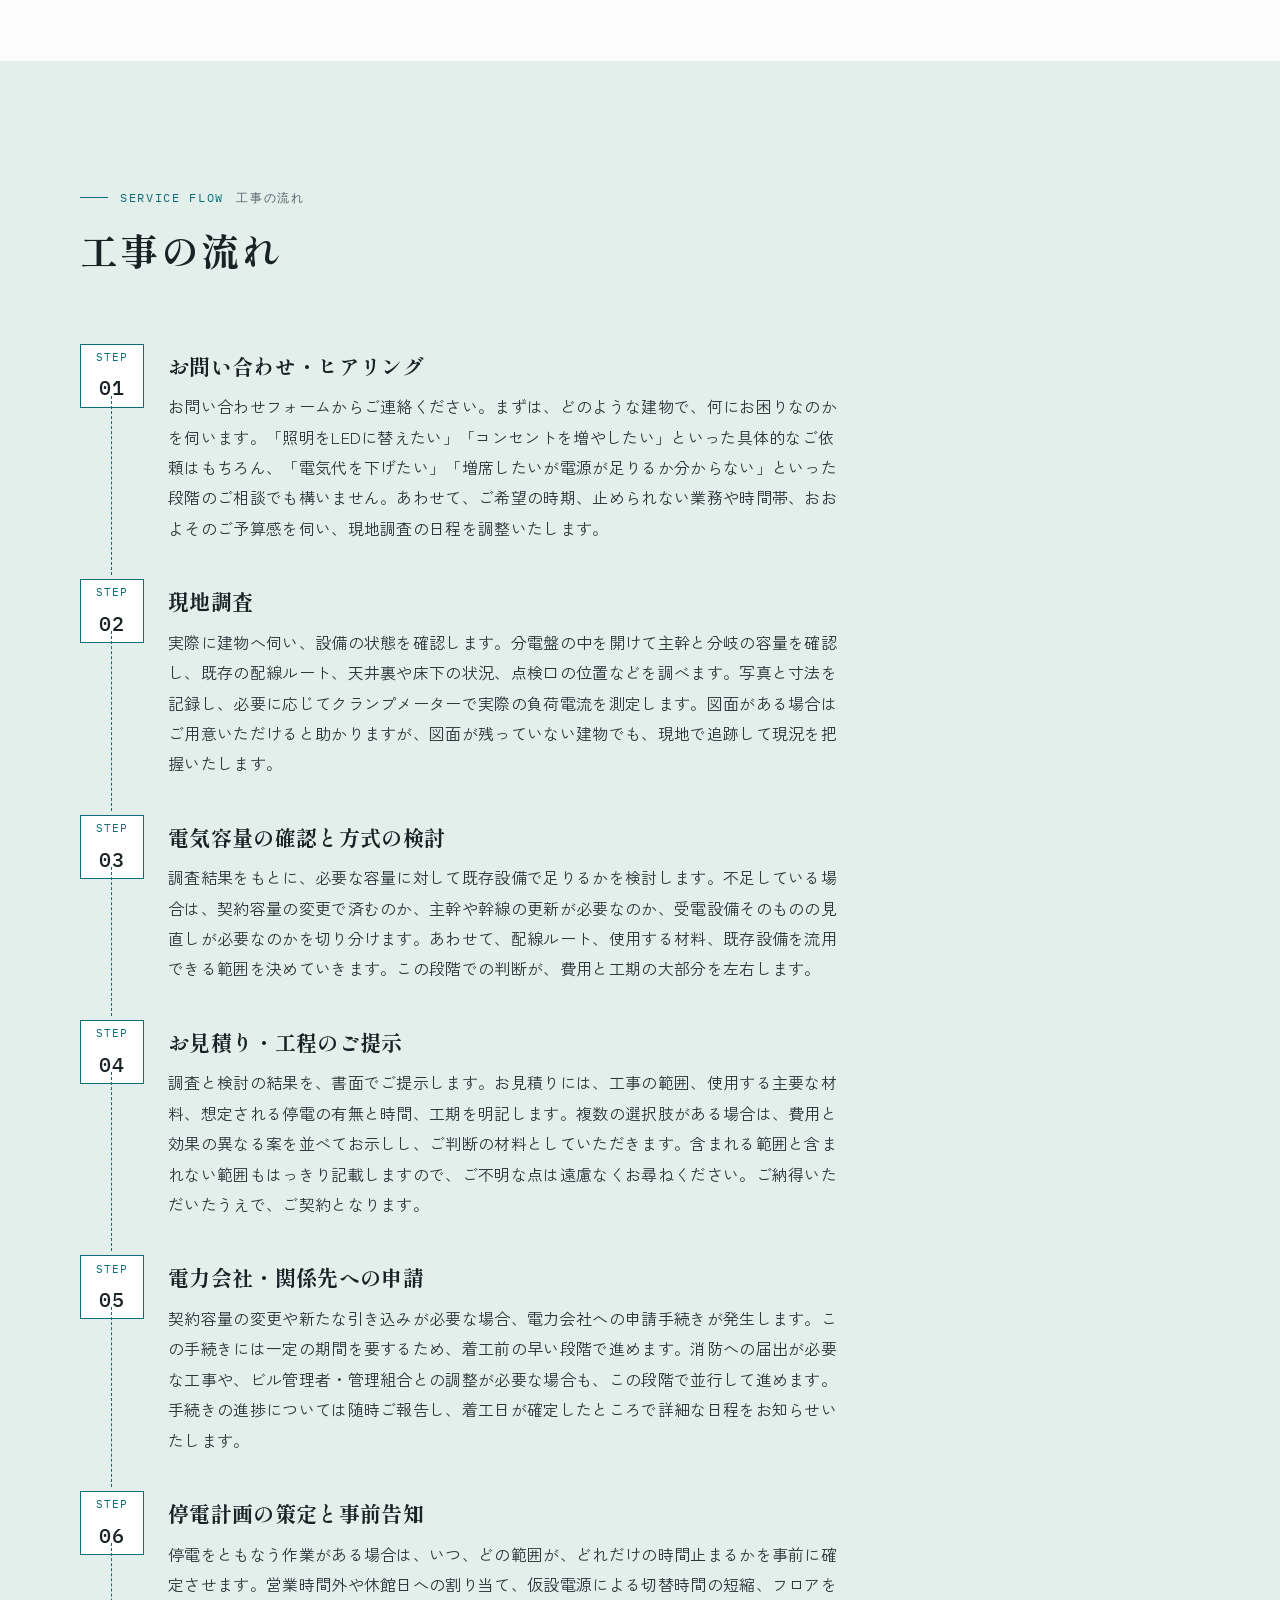
<file: service/electrical.html>
<!doctype html>
<html lang="ja">
<head>
<meta charset="utf-8">
<meta name="viewport" content="width=device-width,initial-scale=1,viewport-fit=cover">
<title>電気・弱電工事事業｜株式会社テクニカル工房</title>
<meta name="description" content="強電と弱電の両方を一つの窓口でお引き受けし、建物が使われ続ける限りの時間に責任を持つ、電気・設備工事事業部の電気・弱電工事事業をご紹介します。">
<meta name="theme-color" content="#fbfcfb">
<link rel="canonical" href="https://ychess-apptix.github.io/technicalworks-preview/service/electrical.html">
<meta property="og:type" content="article">
<meta property="og:site_name" content="株式会社テクニカル工房">
<meta property="og:title" content="電気・弱電工事事業｜株式会社テクニカル工房">
<meta property="og:description" content="強電と弱電の両方を一つの窓口でお引き受けし、建物が使われ続ける限りの時間に責任を持つ、電気・設備工事事業部の電気・弱電工事事業をご紹介します。">
<meta property="og:url" content="https://ychess-apptix.github.io/technicalworks-preview/service/electrical.html">
<meta property="og:image" content="https://ychess-apptix.github.io/technicalworks-preview/assets/img/og.jpg">
<meta property="og:image:width" content="1200">
<meta property="og:image:height" content="630">
<meta property="og:locale" content="ja_JP">
<meta name="twitter:card" content="summary_large_image">
<link rel="icon" href="../favicon.ico">
<link rel="preconnect" href="https://fonts.googleapis.com">
<link rel="preconnect" href="https://fonts.gstatic.com" crossorigin>
<link rel="stylesheet" href="https://fonts.googleapis.com/css2?family=IBM+Plex+Mono:wght@400;500&amp;family=Shippori+Mincho+B1:wght@600;700&amp;family=Zen+Kaku+Gothic+New:wght@400;500;700&amp;display=swap">
<link rel="stylesheet" href="../assets/css/style.css">
</head>
<body>
<a class="vh skip" href="#main">本文へ移動</a>
<header class="hd">
 <div class="wrap hd-in">
  <a class="brand" href="../index.html"><img src="../assets/img/logo.svg" alt="株式会社テクニカル工房" width="160" height="31"></a>
  <nav class="gnav" id="gnav" aria-label="グローバルナビゲーション">
   <ul class="gl">
    <li class="dd" data-sec="company"><button class="dd-b" type="button" aria-expanded="false" aria-controls="m-co"><span class="en">Company</span><span class="lb">企業概要<i aria-hidden="true">▾</i></span></button>
     <ul class="dd-m" id="m-co"><li><a href="../company/index.html">事業部</a></li><li><a href="../company/message.html">トップメッセージ</a></li><li><a href="../company/overview.html">会社概要</a></li></ul></li>
    <li class="dd cur" data-sec="service"><button class="dd-b" type="button" aria-expanded="false" aria-controls="m-sv"><span class="en">Service</span><span class="lb">サービス<i aria-hidden="true">▾</i></span></button>
     <ul class="dd-m" id="m-sv"><li><a class="top" href="../service/index.html">SERVICE — サービス一覧</a></li><li><a href="../service/interior.html">内装・リフォーム工事事業</a></li><li><a href="../service/electrical.html" aria-current="page">電気・弱電工事事業</a></li><li><a href="../service/security.html">防犯カメラ・地上デジタル放送設備工事事業</a></li><li><a href="../service/insurance.html">保険事業</a></li></ul></li>
    <li><a href="../recruit/index.html"><span class="en">Recruit</span>採用情報</a></li>
    <li><a href="../contact/index.html"><span class="en">Contact</span>お問い合わせ</a></li>
   </ul>
  </nav>
  <a class="hd-cta" href="../contact/index.html">お問い合わせ <span aria-hidden="true">→</span></a>
  <button class="burger" type="button" aria-expanded="false" aria-controls="gnav" aria-label="メニュー"><span></span></button>
 </div>
</header>
<main id="main">
<svg class="defs" aria-hidden="true" focusable="false" width="0" height="0">
<defs>
<pattern id="hx" width="5" height="5" patternUnits="userSpaceOnUse" patternTransform="rotate(45)"><rect width="5" height="5" fill="#ffffff"/><line x1="0" y1="0" x2="0" y2="5" stroke="#9fb7b0" stroke-width="1.4"/></pattern>
<pattern id="hxd" width="4" height="4" patternUnits="userSpaceOnUse" patternTransform="rotate(45)"><rect width="4" height="4" fill="#1b2225"/><line x1="0" y1="0" x2="0" y2="4" stroke="#56656a" stroke-width="1.2"/></pattern>
<g id="ly-int"><polygon points="0,0 95.3,55 19.1,99 -76.2,44" fill="#e3efeb" stroke="#1b2225" stroke-width="1" stroke-linejoin="round"/><polyline points="-19.1,11 76.2,66" fill="none" stroke="#9fb7b0" stroke-width=".7"/><polyline points="-38.1,22 57.2,77" fill="none" stroke="#9fb7b0" stroke-width=".7"/><polyline points="-57.2,33 38.1,88" fill="none" stroke="#9fb7b0" stroke-width=".7"/><polyline points="-43.8,25.3 -40,28.2 -37.5,31.6 -36.7,35.2 -37.5,38.8 -40,42.2 -43.8,45.1" fill="none" stroke="#56656a" stroke-width=".8" stroke-dasharray="2 2"/><polygon points="0,0 95.3,55 95.3,2.2 0,-52.8" fill="#ffffff" stroke="#1b2225" stroke-width="1" stroke-linejoin="round"/><path d="M0,0L-76.2,44L-76.2,-8.8L0,-52.8ZM-43.8,25.3L-43.8,-18.7L-61,-8.8L-61,35.2Z" fill="#eef4f2" fill-rule="evenodd" stroke="#1b2225" stroke-width="1" stroke-linejoin="round"/><polygon points="-43.8,25.3 -47.6,23.1 -47.6,-20.9 -43.8,-18.7" fill="#9fb7b0" stroke="#1b2225" stroke-width="1" stroke-linejoin="round"/><polygon points="0,-57.2 99.1,0 95.3,2.2 0,-52.8 -76.2,-8.8 -80,-11" fill="url(#hx)" stroke="#1b2225" stroke-width="1" stroke-linejoin="round"/><polygon points="95.3,55 99.1,52.8 99.1,0 95.3,2.2" fill="url(#hx)" stroke="#1b2225" stroke-width="1" stroke-linejoin="round"/><polygon points="-76.2,44 -80,41.8 -80,-11 -76.2,-8.8" fill="url(#hx)" stroke="#1b2225" stroke-width="1" stroke-linejoin="round"/><polygon points="-61,35.2 -43.8,45.1 -43.8,1.1 -61,-8.8" fill="#ffffff" stroke="#1b2225" stroke-width="1" stroke-linejoin="round"/><polygon points="30.5,35.2 72.4,59.4 72.4,38.5 30.5,14.3" fill="#e3efeb" stroke="#1b2225" stroke-width="1" stroke-linejoin="round"/><polygon points="87.6,50.6 72.4,59.4 72.4,38.5 87.6,29.7" fill="#c5d8d1" stroke="#1b2225" stroke-width="1" stroke-linejoin="round"/><polygon points="45.7,5.5 87.6,29.7 72.4,38.5 30.5,14.3" fill="#ffffff" stroke="#1b2225" stroke-width="1" stroke-linejoin="round"/></g>
<g id="ly-ele"><polygon points="0,0 95.3,55 95.3,2.2 0,-52.8" fill="none" stroke="#c9d6d2" stroke-width="1"/><polygon points="0,0 -76.2,44 -76.2,-8.8 0,-52.8" fill="none" stroke="#c9d6d2" stroke-width="1"/><polyline points="24.8,-24.2 87.6,12.1 87.6,-2.2" fill="none" stroke="#7eb09d" stroke-width="1.8" stroke-dasharray="2 3"/><polyline points="18.1,-18.2 18.1,2.8 36.2,13.2" fill="none" stroke="#0c6c77" stroke-width="1.8" stroke-dasharray="5 3"/><polyline points="43.8,17.6 66.7,30.8 66.7,14.3" fill="none" stroke="#0c6c77" stroke-width="1.8" stroke-dasharray="5 3"/><polyline points="18.1,-33.5 18.1,-38 0,-48.4 -36.2,-27.5 -36.2,-9.9" fill="none" stroke="#0c6c77" stroke-width="1.8" stroke-dasharray="5 3"/><polygon points="36.2,16.5 43.8,20.9 43.8,13.2 36.2,8.8" fill="#ffffff" stroke="#1b2225" stroke-width="1" stroke-linejoin="round"/><polygon points="62.9,12.1 70.5,16.5 70.5,8.8 62.9,4.4" fill="#ffffff" stroke="#1b2225" stroke-width="1" stroke-linejoin="round"/><polygon points="-33.3,-2.8 -39.1,0.5 -39.1,-8.2 -33.3,-11.5" fill="#ffffff" stroke="#1b2225" stroke-width="1" stroke-linejoin="round"/><polygon points="24.8,-14.3 22.5,-13 22.5,-28.4 24.8,-29.7" fill="#c5d8d1" stroke="#1b2225" stroke-width="1" stroke-linejoin="round"/><polygon points="11.4,-37.4 24.8,-29.7 22.5,-28.4 9.1,-36.1" fill="#e3efeb" stroke="#1b2225" stroke-width="1" stroke-linejoin="round"/><polygon points="9.1,-20.7 22.5,-13 22.5,-28.4 9.1,-36.1" fill="#ffffff" stroke="#1b2225" stroke-width="1" stroke-linejoin="round"/><polyline points="15.8,-18.6 15.8,-30.5" fill="none" stroke="#1b2225" stroke-width=".7"/></g>
<g id="ly-sec"><polygon points="-76.2,-8.8 19.1,46.2 19.1,42.9 -76.2,-12.1" fill="#e3efeb" stroke="#1b2225" stroke-width="1" stroke-linejoin="round"/><polygon points="95.3,2.2 19.1,46.2 19.1,42.9 95.3,-1.1" fill="#c5d8d1" stroke="#1b2225" stroke-width="1" stroke-linejoin="round"/><polygon points="0,-56.1 95.3,-1.1 19.1,42.9 -76.2,-12.1" fill="#ffffff" stroke="#1b2225" stroke-width="1" stroke-linejoin="round"/><polygon points="55.3,-6.6 62.9,-2.2 55.3,2.2 47.6,-2.2" fill="#d5e0dc" stroke="#1b2225" stroke-width="1" stroke-linejoin="round"/><polyline points="55.3,-2.2 55.3,-28.6" fill="none" stroke="#1b2225" stroke-width="1.4" stroke-linecap="round"/><polyline points="41.9,-33 70.5,-16.5" fill="none" stroke="#1b2225" stroke-width="1.4" stroke-linecap="round"/><polyline points="55.3,-37.4 34.3,-25.3" fill="none" stroke="#1b2225" stroke-width="1.4" stroke-linecap="round"/><polyline points="58.1,-30.2 46.7,-23.7" fill="none" stroke="#1b2225" stroke-width="1.4" stroke-linecap="round"/><polyline points="65.7,-25.8 54.3,-19.2" fill="none" stroke="#1b2225" stroke-width="1.4" stroke-linecap="round"/><polyline points="73.4,-21.5 61.9,-14.9" fill="none" stroke="#1b2225" stroke-width="1.4" stroke-linecap="round"/><polyline points="-82.9,-1.7 -82.9,-6" fill="none" stroke="#1b2225" stroke-width="1.6"/><polygon points="-82.9,-8.3 -71.4,-1.7 -90.5,9.3 -101.9,2.8" fill="#e3efeb" stroke="#1b2225" stroke-width="1" stroke-linejoin="round"/><polygon points="-71.4,8.2 -90.5,19.2 -90.5,9.3 -71.4,-1.7" fill="#7eb09d" stroke="#1b2225" stroke-width="1" stroke-linejoin="round"/><polygon points="-101.9,12.7 -90.5,19.2 -90.5,9.3 -101.9,2.8" fill="#ffffff" stroke="#1b2225" stroke-width="1" stroke-linejoin="round"/><circle cx="-96.2" cy="11" r="2.8" fill="#1b2225"/><path d="M-96.2,11L-137.2,66M-96.2,11L-87.6,85.8" fill="none" stroke="#7eb09d" stroke-width="1" stroke-dasharray="3 3"/></g>
<g id="ly-ins"><path d="M0,-7.7L108.6,55M0,-7.7L-89.5,44M0,-7.7L0,-70.4" fill="none" stroke="#7eb09d" stroke-width="1" stroke-dasharray="3 3"/><polygon points="-89.5,44 19.1,106.7 19.1,44 -89.5,-18.7" fill="#7eb09d" fill-opacity=".22" stroke="#7eb09d" stroke-width="1.6" stroke-linejoin="round"/><polygon points="108.6,55 19.1,106.7 19.1,44 108.6,-7.7" fill="#7eb09d" fill-opacity=".34" stroke="#7eb09d" stroke-width="1.6" stroke-linejoin="round"/><polygon points="0,-70.4 108.6,-7.7 19.1,44 -89.5,-18.7" fill="#7eb09d" fill-opacity=".12" stroke="#7eb09d" stroke-width="1.6" stroke-linejoin="round"/><polygon points="-14.7,-28.8 9.5,-32.6 33.8,-28.8 33.8,-11.6 24.3,-1.5 9.5,4.7 -5.3,-1.5 -14.7,-11.6" fill="#ffffff" stroke="#0c6c77" stroke-width="1.3" stroke-linejoin="round"/><polyline points="-1.8,-13.2 6.8,-7.3 21.7,-18.6" fill="none" stroke="#0c6c77" stroke-width="1.8" stroke-linecap="round" stroke-linejoin="round"/></g>
</defs>
</svg>

<!-- ===== Page hero ===== -->
<section class="ph" aria-labelledby="ph-h">
 <div class="wrap">
  <ol class="crumb" aria-label="パンくずリスト"><li><a href="../index.html">トップページ</a></li><li><a href="../service/index.html">サービス</a></li><li><span aria-current="page">電気・弱電工事事業</span></li></ol>
  <div class="ph-g">
   <div class="ph-t">
    <p class="ph-code">SERVICE / L2 · ELE — ELECTRICAL &amp; LOW VOLTAGE</p>
    <h1 class="ph-h" id="ph-h">電気・弱電工事事業</h1>
    <p class="ph-catch">「電気を通す。情報をつなぐ。建物を、20年先まで。」</p>
    <p class="ph-lead">照明が点く。パソコンがネットにつながる。呼び出しのベルが鳴る。当たり前に見えるその一つひとつは、壁の裏側を走る一本の電線と、それを引いた人の判断で支えられています。当社の電気・設備工事事業部は、強電と弱電の両方を一つの窓口でお引き受けし、建物が使われ続ける限りの時間に責任を持ちます。</p>
   </div>
   <div class="ph-fig">
    <figure class="photo" data-src="../assets/img/ele.jpg" data-ratio="4/3">
     <figcaption class="photo-note"><b>ELE</b> 分電盤の配線を整え、ケーブルにラベルを付ける手元</figcaption>
    </figure>
<svg class="thumb" viewBox="-108 -398 222 504" aria-hidden="true" focusable="false"><use href="#ly-int"/><use href="#ly-ele" class="on" transform="translate(0,-84)"/><use href="#ly-sec" transform="translate(0,-194)"/><use href="#ly-ins" transform="translate(0,-322)"/></svg>
   </div>
  </div>
 </div>
</section>

<nav class="lnav" aria-label="ページ内リンク">
 <div class="wrap"><ul>
  <li><a href="#intro"><span class="mono">INTRODUCTION</span>電気・弱電工事事業について</a></li>
  <li><a href="#policy"><span class="mono">OUR POLICY</span>私たちの方針</a></li>
  <li><a href="#menu"><span class="mono">SERVICE MENU</span>工事メニュー</a></li>
  <li><a href="#member"><span class="mono">MEMBER</span>チーム紹介</a></li>
  <li><a href="#works"><span class="mono">PROJECT WORK</span>施工事例</a></li>
  <li><a href="#flow"><span class="mono">SERVICE FLOW</span>工事の流れ</a></li>
  <li><a href="#faq"><span class="mono">Q&amp;A</span>よくあるご質問</a></li>
  <li><a href="#voice"><span class="mono">EXPERT VOICE</span>技術者の想い</a></li>
  <li><a href="#compliance"><span class="mono">COMPLIANCE</span>安全・法令遵守と資格</a></li>
 </ul></div>
</nav>

<!-- ===== Introduction ===== -->
<section class="sec" id="intro" aria-labelledby="intro-h">
 <div class="wrap">
  <p class="eyebrow">INTRODUCTION <span>電気・弱電工事事業について</span></p>
  <h2 class="sec-h" id="intro-h">電気・弱電工事事業について</h2>
  <div class="prose-2 drop mt-m">
   <p>電気の工事は、大きく「強電」と「弱電」の二つに分かれます。強電とは、電力会社から引き込んだ電気を建物の隅々まで届ける工事のことです。受変電設備やキュービクル、分電盤、幹線、動力回路、照明、コンセント、非常用照明などがこれにあたります。人が生活し、機械が動くためのエネルギーそのものを扱う領域で、扱う電圧も電流も大きく、施工の巧拙がそのまま安全性に直結します。</p>
   <p>一方の弱電とは、電気を「エネルギー」としてではなく「情報の運び手」として扱う工事です。LANなどの構内情報通信配線、電話・ビジネスホン、インターホン、館内放送、入退室管理、呼出設備、火災報知設備に関連する配線などが該当します。流れる電気は小さくても、そこを通るのは業務そのものであり、暮らしの安心そのものです。ネットワークが不安定になれば仕事は止まり、インターホンが鳴らなければ来訪者は入れません。</p>
   <p>この二つは、法令上も技術上も、そして現場の職人の感覚としても、まったく性格の違う仕事です。ところが建物の中では、両者は同じ天井裏、同じ壁の中、同じ配管ルートを共有しています。だからこそ、別々の会社が別々のタイミングで入ると、思わぬ食い違いが生まれます。電源の位置は決まったのにLANの口が想定と違う場所に出た。強電の幹線とLANケーブルが至近距離を並走してノイズを拾う。天井をふさいだ後になって「あと一本通したい」という話が出て、もう一度開ける。こうしたやり直しは、費用にも工期にも、そしてお客様の心理的な負担にも跳ね返ります。</p>
   <p>私たちが強電と弱電を一社でお引き受けしているのは、この分断をなくすためです。一つの図面の上で電源とネットワークを同時に考えれば、配線ルートは最短で済み、干渉は事前に避けられ、点検口の位置まで含めて整合が取れます。打ち合わせの窓口も一つで済み、「その件は電気屋さんに」「それはネットワーク業者に」と話がたらい回しになることもありません。</p>
   <p>さらに当社は、建築リノベーション事業部による内装・リフォーム工事を自社で手がけています。これは電気工事にとって大きな意味を持ちます。内装の間仕切りが決まる段階から電源とLANの配置を織り込めるため、壁ができてから「ここにコンセントが欲しかった」と気づく事態を減らせます。造作家具の中に配線を隠す、レジ台の足元に電源とLANをまとめて立ち上げる、什器の移動に備えて余長を確保しておく。内装と電気を同時に任せていただけるからこそできる設計が、確かにあります。</p>
   <p>なお、監視カメラの設置工事と地上デジタル放送設備に関する工事については、当社ではセキュリティシステム事業部が専門的に担当しております。カメラの画角設計や録画機の運用、共聴設備のレベル調整などは専門性が高い領域ですので、詳しくは「<a href="../service/security.html">防犯カメラ・地上デジタル放送設備工事事業</a>」のページをご覧ください。もちろん、電気・設備工事と同時にご相談いただければ、社内で連携して一括してお受けいたします。実際の現場では、電気錠やインターホンの配線を私たちが敷設し、その先につながるカメラと録画機をセキュリティシステム事業部が受け持つ、という分担になることが多く、境目のない一枚の図面で計画できることが強みになります。</p>
   <p>そして、電気設備は「つくった後」に事故の可能性を抱え続ける設備でもあります。漏電による火災、落雷によるサージで機器が壊れる、停電に伴う業務停止。当社には保険事業部があり、火災保険や賠償責任保険、工事期間中の工事保険についてもご相談をお受けしています。設備を正しくつくることと、それでも起こりうる万一に備えること。この二つを同じ窓口でご相談いただけるのが、私たちの形です。</p>
  </div>
  <figure class="photo mt-l" data-src="../assets/img/hero.jpg" data-ratio="16/7">
   <figcaption class="photo-note"><b>HERO</b> 改装中のオフィスで、軽量鉄骨の間仕切りに配線を通す職人</figcaption>
  </figure>
 </div>
</section>

<!-- ===== Our Policy ===== -->
<section class="sec band-pale" id="policy" aria-labelledby="pol-h">
 <div class="wrap">
  <div class="sh">
   <div>
    <p class="eyebrow">OUR POLICY <span>私たちの方針</span></p>
    <h2 class="sec-h" id="pol-h">私たちの方針</h2>
   </div>
   <p class="lead">電気工事は、完成した姿がほとんど目に見えない仕事です。壁の中、天井の裏、床下のピット。お客様が日々目にするのは、スイッチのプレートとコンセントの差込口くらいでしょう。だからこそ、見えない部分をどう納めるかに、その会社の姿勢がそのまま表れます。私たちは「テクニカル（技術）」を「工房（職人が手を動かす場）」の丁寧さで届けることを社名に掲げています。速さや安さだけを競うのではなく、引き渡した後の20年を見据えて、次に触る人が困らない配線を残す。それが電気・設備工事事業部の変わらない方針です。以下の5つを、日々の現場で具体的な行動として徹底しています。</p>
  </div>
  <div class="split mt-l">
   <ol class="policy">
    <li><div><h3>安全は「気をつけること」ではなく、工程に組み込むこと</h3><p>現場での安全は、個人の注意力に頼った瞬間に崩れます。人は疲れますし、急いでいれば手順を飛ばしたくなるものです。ですから私たちは、安全を心構えではなく工程として設計します。停電作業の前には検電と接地を作業手順書に明記し、誰がいつ実施したかを記録に残します。活線に近接する作業では、絶対に切ってから触る原則を守り、やむを得ない場合は防護具と監視者の配置を先に決めます。ブレーカーには施錠と札を掛け、他の職種が誤って投入できない状態にしてから作業に入ります。「気をつけます」ではなく「そうしないと進めない仕組み」にすること。それが、事故をゼロに近づける唯一の現実的な方法だと考えています。</p></div></li>
    <li><div><h3>20年後に触る人のための配線をする</h3><p>建物の寿命は、私たちが工事に立ち会う時間よりもずっと長いものです。10年後、20年後に改修を担当するのは、おそらく私たちではない誰かでしょう。その人が天井を開けたとき、何がどこへ行く線なのか分からなければ、確認のためだけに余計な時間と費用がかかります。だから私たちは、ケーブルの両端に必ずラベルを貼り、盤の扉裏に回路一覧を掲示し、幹線のルートを図面に残します。予備配管には呼線を入れておき、将来の増設に備えます。結束は等間隔で、支持は規定のピッチで。見えないところほど整えるのは、美観のためではなく、次に触る人への引き継ぎのためです。</p></div></li>
    <li><div><h3>容量と負荷を、感覚ではなく数字で確かめる</h3><p>「たぶん足りるだろう」で進めた電気工事は、あとで必ず無理が出ます。ブレーカーが落ちる、電圧が下がって機器が誤作動する、増設のたびに幹線から引き直すことになる。こうした事態を避けるため、私たちは着工前に必ず現状の容量と実負荷を確認します。契約電力と主幹の容量、分岐回路ごとの負荷、将来入る予定の機器の消費電力。必要に応じてクランプメーターで実測し、数字を根拠にご提案します。余裕を持たせすぎれば初期費用が膨らみ、詰めすぎれば使い勝手が悪くなります。その中間を、推測ではなく計測で決めることを徹底しています。</p></div></li>
    <li><div><h3>お客様の営業と生活を、止めない工夫を先に考える</h3><p>工事のために建物を丸ごと止められる現場は、実際にはほとんどありません。店舗には開店時間があり、オフィスには締め日があり、住宅には毎日の暮らしがあります。私たちはご相談の初期段階で「いつ、どこを、どれだけの時間止められるか」を確認し、そこから逆算して工程を組みます。停電が必要な作業は営業時間外や休館日にまとめる、仮設電源を用意して切替時間を数分に圧縮する、フロアを区画して半分ずつ施工する。工事の都合にお客様を合わせるのではなく、お客様の予定に工事を合わせる。段取りにかける時間を惜しまないのは、そのためです。</p></div></li>
    <li><div><h3>引き渡しで終わらせず、保守と更新まで伴走する</h3><p>電気設備には寿命があります。分電盤の内部部品、非常用照明のバッテリー、蛍光灯安定器、屋外に露出したケーブルの被覆。どれも静かに劣化し、ある日突然、機能を失います。私たちは工事の完了を関係の終わりとは考えていません。竣工時にお渡しする図面と機器台帳には、更新の目安時期を書き添えます。定期点検のご提案を行い、不具合の予兆を早い段階で共有します。停電や漏電などの緊急時にはご連絡をいただけるよう窓口を明確にしておきます。さらに、劣化や事故によって損害が生じた場合の備えとして、保険事業部が火災保険や賠償責任保険のご相談をお受けしています。設備を長持ちさせる手当てと、それでも起きてしまったときの備え。その両方があって、はじめて建物は安心して使い続けられます。つくって、つないで、まもる。当社のスローガンは、電気設備においてこそ実感していただけるものだと考えています。</p></div></li>
   </ol>
   <div>
    <figure class="photo sticky" data-src="../assets/img/survey.jpg" data-ratio="4/5">
     <figcaption class="photo-note"><b>SURVEY</b> 現地調査で天井点検口を開け、ライトで天井裏の配線を確認する手元</figcaption>
    </figure>
   </div>
  </div>
 </div>
</section>

<!-- ===== Service Menu ===== -->
<section class="sec" id="menu" aria-labelledby="menu-h">
 <div class="wrap">
  <p class="eyebrow">SERVICE MENU <span>工事メニュー</span></p>
  <h2 class="sec-h" id="menu-h">工事メニュー</h2>
  <div class="mt-l">
   <article class="sheet" aria-labelledby="m1">
    <div class="sheet-h"><span class="sheet-no">01</span><h3 id="m1">強電工事（Power）</h3><span class="mono">ELE-P — POWER</span></div>
    <dl class="spec mt-m">
     <div><dt>受変電設備・キュービクルの新設／更新</dt><dd><p>高圧で受電する建物では、キュービクル式高圧受電設備が電気の入口になります。当社では、新築や増床にともなう新設のほか、設置から年数が経った既設設備の更新をお引き受けします。更新工事では、現在の負荷実績と将来計画をふまえて容量を見直し、過大にも過小にもならない仕様をご提案します。屋上や屋外に設置する場合は、基礎、搬入経路、隣地との離隔、騒音への配慮まで含めて計画します。停電をともなう切替作業は、電力会社への手続きと合わせて日程を綿密に調整し、お客様の業務への影響を最小限に抑える工程を組みます。</p></dd></div>
     <div><dt>分電盤・幹線工事</dt><dd><p>分電盤は、建物の中で電気を各所へ配り分ける中枢です。回路の構成が整理されていないと、点検のたびにどのブレーカーがどこの電源なのか分からず、無用な停電を招きます。当社では、増設を重ねて複雑化した既設盤の再整理、容量不足に対応する主幹・分岐の更新、フロア増床にともなう幹線の敷設を行います。施工後は必ず回路一覧を作成して盤内に掲示し、図面と一致させたうえでお引き渡しします。将来の増設を見込んだ予備回路や、盤内スペースの確保についても、ご予算に合わせてご提案いたします。</p></dd></div>
     <div><dt>動力設備工事（三相200V）</dt><dd><p>工場の生産設備、厨房の冷凍機や食洗機、空調の室外機など、大きな出力を必要とする機器には三相200Vの動力電源が必要です。当社では、動力盤の新設や増設、機器までの配線、制御回路の配線工事に対応します。機器メーカーの仕様書をもとに、必要な容量と保護協調を確認したうえで施工計画を立てます。既存の動力盤に空き回路がない場合は、盤の増設か更新か、幹線からの引き直しが必要かを現地で判断し、費用と工期の異なる複数案を提示します。機器の据付業者との取り合いも、当社が窓口となって調整いたします。</p></dd></div>
     <div><dt>照明工事・LED化</dt><dd><p>照明は、電気設備の中でお客様が最も日常的に接する部分です。当社では、器具の新設や配置変更に加え、既存の蛍光灯・水銀灯からLEDへの更新を数多くお引き受けしています。LED化は消費電力の削減だけでなく、ランプ交換の頻度が下がることで、高所作業をともなう維持管理の負担を軽くする効果も期待できます。ただし、既存器具にランプだけを入れ替える方式は安定器の状態によって不具合の原因になることがあるため、器具ごと交換すべきか否かを現地で確認します。照度についても、実測とご要望をもとに、明るすぎず暗すぎない設計をご提案します。</p></dd></div>
     <div><dt>コンセント増設・レイアウト変更対応</dt><dd><p>「机を増やしたら電源が足りない」「什器の位置を変えたらコードが届かない」。オフィスや店舗では、レイアウトの変更にともなう電源の見直しが頻繁に発生します。当社では、コンセントの増設・移設、床下からの立ち上げ、OAタップやフロアコンセントの設置に対応します。単に口数を増やすのではなく、その回路に何がぶら下がっているかを確認し、ブレーカー容量に対して負荷が偏らないよう分散させます。内装工事と同時にご依頼いただければ、間仕切りや造作家具の内部を通して配線を隠し、床にコードが這わない納まりを実現できます。</p></dd></div>
     <div><dt>非常用照明・誘導灯</dt><dd><p>非常用照明と誘導灯は、停電時や火災時に人が安全に避難するための設備であり、建築基準法や消防法にもとづく設置が求められます。普段は点いているだけの器具ですが、内蔵バッテリーには寿命があり、いざというときに規定の時間点灯しないケースは決して珍しくありません。当社では、器具の新設・移設に加え、バッテリー交換や器具本体の更新をお引き受けします。内装のレイアウト変更で間仕切りを新設した際は、避難経路の見え方が変わるため、誘導灯の位置や向きの見直しもあわせてご相談ください。所轄消防署との協議が必要な場合も、必要に応じて対応いたします。</p></dd></div>
     <div><dt>EV充電設備</dt><dd><p>電気自動車の普及にともない、マンションの駐車場や事業所への充電設備の設置についてのご相談が増えています。当社では、普通充電用のコンセントや充電器の設置、そこまでの配線、専用回路の敷設に対応します。検討にあたって最初に確認すべきは、建物全体の受電容量に余裕があるかどうかです。既存の契約容量では複数台の同時充電に対応できない場合、契約変更や受電設備の見直しが必要になることもあります。台数の拡張計画、課金方法、管理組合での合意形成の進め方まで含め、現地調査の結果をもとに現実的な計画をご提案します。</p></dd></div>
    </dl>
   </article>
   <article class="sheet" aria-labelledby="m2">
    <div class="sheet-h"><span class="sheet-no">02</span><h3 id="m2">弱電工事（Low Voltage）</h3><span class="mono">ELE-L — LOW VOLTAGE</span></div>
    <dl class="spec mt-m">
     <div><dt>LAN・構内情報通信配線</dt><dd><p>有線LANは、いまなお業務ネットワークの基盤です。当社では、事務所や店舗、工場におけるLAN配線の新設、増設、更新をお引き受けします。カテゴリの選定は、現在の通信速度だけでなく、数年先の機器更新まで見込んで決めます。配線は強電の幹線から適切な離隔を取り、ノイズの影響を受けにくいルートを選定します。施工後はケーブルテスターによる導通・特性の確認を行い、成績表とともにお引き渡しします。ラック内の整線とパッチパネルへのラベリングを徹底するのも、後から誰が触っても迷わないようにするためです。無線アクセスポイント用の配線やPoE給電にも対応します。</p></dd></div>
     <div><dt>電話・ビジネスホン配線</dt><dd><p>固定電話やビジネスホンの配線は、クラウドPBXの普及によって位置づけが変わりつつありますが、主装置や回線の引き込み、各席までの配線が必要な場面は今も多く残っています。当社では、事務所の新設・移転にともなう電話配線、増席にともなう端子の増設、レイアウト変更にともなう移設に対応します。既設の配線を活かせるか、引き直しが必要かは、端子盤の状態と配線の経路を現地で確認したうえで判断します。通信事業者や電話機メーカーとの工事日程の調整についても、可能な範囲で当社が窓口となって進めます。</p></dd></div>
     <div><dt>インターホン・エントランス設備</dt><dd><p>集合住宅のインターホンは、居住者の毎日の安心に直接かかわる設備です。設置から年数が経つと、呼び出し音が鳴らない、映像が映らない、部品の供給が終了して修理できないといった問題が出てきます。当社では、住戸内子機の交換、エントランス親機の更新、それにともなう配線工事をお引き受けします。既存の配線を流用できるシステムを選定できれば、各住戸の壁を壊さずに更新できる場合があります。全戸への工事は在宅日程の調整が要となるため、管理組合や管理会社と連携し、案内文の配布から日程の割り振りまでを含めて計画いたします。</p></dd></div>
     <div><dt>放送・館内アナウンス設備</dt><dd><p>商業施設や工場、学校、事務所ビルでは、館内放送設備が案内や緊急時の伝達に用いられます。当社では、アンプやスピーカーの設置、スピーカー配線の敷設、放送区分（ゾーン）の設定に対応します。設計で重要なのは、音が届くかどうかではなく、言葉として聞き取れるかどうかです。天井高、内装材の吸音性、機械音の大きさによって必要なスピーカーの数と配置は変わりますので、現地で音の回りを確認したうえで計画します。非常放送設備と兼用する場合は、消防法上の要件をふまえた仕様の確認が必要となりますので、あらかじめご相談ください。</p></dd></div>
     <div><dt>入退室管理・電気錠</dt><dd><p>「誰が、いつ、どこに入ったか」を管理したいというご要望は、オフィス、倉庫、テナントビルを問わず増えています。当社では、カードリーダーやテンキー、電気錠、制御盤の設置と、それらをつなぐ配線工事をお引き受けします。扉の種類によって使える錠前は異なり、防火扉や自動ドアでは追加の検討が必要です。また、停電時に施錠したままにするか解錠するかは、防犯と避難のどちらを優先するかで判断が分かれる重要な設計事項です。運用面のご要望を伺ったうえで、現場の扉の状態に合った構成をご提案します。監視カメラとの連携をご希望の場合は、セキュリティシステム事業部と連携して対応いたします。</p></dd></div>
     <div><dt>自動火災報知設備の関連工事</dt><dd><p>自動火災報知設備は、感知器、発信機、受信機、地区音響装置などで構成され、消防法にもとづく設置と定期的な点検が義務づけられています。当社では、内装工事やレイアウト変更にともなって必要となる、感知器の移設や増設、それにともなう配線工事をお引き受けしています。間仕切りを新設すると、区画された空間ごとに感知器が必要になり、既存の配置のままでは法令上の要件を満たさなくなることがあります。内装の計画段階で設備側の条件を確認しておけば、手戻りを避けられます。消防への届出や検査が必要となる工事については、関係先と調整のうえ進めてまいります。</p></dd></div>
     <div><dt>呼出・ナースコール設備</dt><dd><p>介護施設や医療機関、また店舗のスタッフ呼び出しなど、「必要なときに人を呼ぶ」ための設備です。当社では、押しボタンや引き紐、ベッドサイドの端末、廊下灯、親機、それらをつなぐ配線の工事に対応します。この種の設備で大切なのは、押した人の意図が正しく、遅れなく伝わることです。どの部屋からの呼び出しかがひと目で分かる表示、夜間に音量を抑える運用、無線式との併用など、現場の働き方に合わせた構成を検討します。施設の運営を止めずに更新できるよう、フロアごと、区画ごとに分けた工程をご提案することも可能です。</p></dd></div>
    </dl>
   </article>
   <article class="sheet" aria-labelledby="m3">
    <div class="sheet-h"><span class="sheet-no">03</span><h3 id="m3">保守・更新</h3><span class="mono">ELE-M — MAINTENANCE</span></div>
    <dl class="spec mt-m">
     <div><dt>定期点検</dt><dd><p>電気設備の不具合は、ある日突然起きるように見えて、その前に必ず予兆があります。端子のゆるみによる発熱、被覆の劣化、絶縁抵抗値の低下、盤内への埃や小動物の侵入。定期的に目視と測定を行っていれば、こうした兆候は早い段階で見つけられます。当社では、絶縁抵抗測定、接地抵抗測定、盤内の清掃と増し締め、非常用照明のバッテリー確認などを含む点検をご提案し、結果を報告書としてお渡しします。指摘事項には緊急度の区分を付け、いま直すべきものと来年度でよいものを分けてお伝えします。</p></dd></div>
     <div><dt>老朽更新</dt><dd><p>分電盤の内部部品、照明器具、非常用照明のバッテリー、屋外配線の被覆。電気設備の各部にはそれぞれ寿命があり、更新時期を過ぎたまま使い続けると、故障だけでなく漏電や発熱のリスクが高まります。当社では、竣工時にお渡しする機器台帳に更新の目安を記載し、時期が近づいた設備について優先順位を付けてご提案します。一度にすべてを更新すると費用が集中するため、複数年に分けた計画をお示しすることも可能です。予算計画の材料としてお使いいただける形で、概算と時期をまとめてご提出いたします。</p></dd></div>
     <div><dt>緊急対応</dt><dd><p>ブレーカーが落ちて復旧しない、一部の照明が点かない、漏電警報が鳴っている。こうした事態は、業務や生活を直ちに止めてしまいます。当社では、施工をお引き受けした建物を中心に、不具合発生時のご連絡窓口を明確にしております。ご連絡をいただいた際は、まず電話口で状況を伺い、その場で安全に確認できることをお伝えしたうえで、必要に応じて現地に伺います。工事時に図面と回路一覧を整備しているため、原因の切り分けを早く進められます。対応の時間帯や体制は、建物の用途やご契約の内容に応じて個別にご案内いたします。</p></dd></div>
    </dl>
   </article>
  </div>
 </div>
</section>

<!-- ===== Member ===== -->
<section class="sec band-sage" id="member" aria-labelledby="mem-h">
 <div class="wrap">
  <div class="split">
   <div>
    <p class="eyebrow">MEMBER <span>チーム紹介</span></p>
    <h2 class="sec-h" id="mem-h">チーム紹介</h2>
    <div class="prose mt-m">
     <p>電気工事は、一人で完結する仕事ではありません。図面を読む人、材料を手配する人、天井裏に入って線を通す人、盤の中で結線する人、測定して記録を残す人。それぞれの手が正しくつながって、はじめて一つの回路が生きます。私たちが大切にしているのは、担当が違っても同じ品質になることです。ラベルの貼り方、結束の間隔、支持のピッチ、記録の残し方を社内で揃え、誰が入っても同じ納まりになるようにしています。また、強電と弱電の担当が互いの領域を理解していることも、当社の特徴です。電源側の都合とネットワーク側の都合を、現場で直接すり合わせられるからこそ、後戻りのない工事が実現します。若手が測定と記録を任される機会を早くから設けているのも、判断の根拠を数字で持つ習慣を身につけてほしいからです。</p>
    </div>
   </div>
   <figure class="photo" data-src="../assets/img/team.jpg" data-ratio="3/2">
    <figcaption class="photo-note"><b>TEAM</b> 打ち合わせスペースで、内装・電気・防犯の担当者が一枚の図面を囲む</figcaption>
   </figure>
  </div>
  <div class="cards mt-l">
   <div class="member"><p class="role">MEMBER 01 / 電気・設備工事事業部</p><h3>主任技術者</h3><p>「電気は、目に見えないぶん想像力が要る仕事です。この線を10年後に誰かが触ることを考えながら、ラベル一枚まで手を抜かずに納めています。」</p></div>
   <div class="member"><p class="role">MEMBER 02 / 電気・設備工事事業部</p><h3>弱電担当</h3><p>「LANの一本が止まれば、その日の仕事も止まります。だから配線ルートも整線も、地味に見える部分ほど時間をかけて丁寧に仕上げるようにしています。」</p></div>
   <div class="member"><p class="role">MEMBER 03 / 電気・設備工事事業部</p><h3>施工管理</h3><p>「お客様が一番気にされるのは、いつ電気が止まるかということです。停電の時間を分単位まで詰めて、事前にお伝えするのが私の役目だと思っています。」</p></div>
  </div>
 </div>
</section>

<!-- ===== Project Work ===== -->
<section class="sec" id="works" aria-labelledby="works-h">
 <div class="wrap">
  <p class="eyebrow">PROJECT WORK <span>施工事例</span></p>
  <h2 class="sec-h" id="works-h">施工事例</h2>
  <div class="mt-l">
   <article class="case" aria-labelledby="c1">
    <div>
     <p class="case-k">CASE 01</p>
     <h3 id="c1">オフィス移転にともなうLAN・電源工事</h3>
     <ul class="meta">
      <li><b>建物用途・規模</b><span>オフィスビル1フロア、約200平方メートル、就業人数30名規模</span></li>
      <li><b>工期</b><span>約3週間（内装工事と並行）</span></li>
     </ul>
    </div>
    <div class="case-b">
     <h4>ご相談の背景</h4>
     <p>事業拡大にともなう移転にあたり、内装工事と並行して電源とネットワークの整備が必要になりました。前の事務所では、増席のたびにOAタップを継ぎ足して床にコードが這い、掃除のたびに抜けてしまうことが悩みだったとのことです。また、席替えのたびに業者を呼ぶ手間と費用も課題として挙げられました。</p>
     <h4>ご提案</h4>
     <p>内装の間仕切り計画が固まる前の段階から打ち合わせに加わり、レイアウト図の上で電源とLANの位置を同時に決めていく進め方をご提案しました。将来の席替えを見込み、島ごとに余裕を持った回路と情報コンセントを配置。予備配管に呼線を入れておき、後日の増設に対応できる構成としました。</p>
     <h4>施工内容</h4>
     <p>分電盤からの分岐回路増設、フロアコンセント設置、カテゴリ6A対応のLAN配線敷設、19インチラックの設置とパッチパネルへの成端、無線アクセスポイント用の天井配線。全ポートのケーブルテスターによる試験と成績表の作成。</p>
     <h4>成果</h4>
     <p>床を這うコードがなくなり、清掃と安全面の懸念が解消されました。ラベリングとパッチパネルの整理により、席の移動が総務のご担当者だけで完結できるようになったとのお声をいただいています。</p>
    </div>
   </article>
   <article class="case" aria-labelledby="c2">
    <div>
     <p class="case-k">CASE 02</p>
     <h3 id="c2">店舗の照明LED化と回路整理</h3>
     <ul class="meta">
      <li><b>建物用途・規模</b><span>郊外型物販店舗、売場面積約400平方メートル</span></li>
      <li><b>工期</b><span>約2週間（すべて閉店後の夜間作業、営業日への影響なし）</span></li>
     </ul>
    </div>
    <div class="case-b">
     <h4>ご相談の背景</h4>
     <p>蛍光灯と水銀灯を併用しており、電気料金の負担と、球切れのたびに高所作業車を手配する維持管理の手間が課題でした。加えて、売場の一部が暗く、商品の見え方に差が出ていることも気にされていました。営業を止めずに工事したいというご要望がありました。</p>
     <h4>ご提案</h4>
     <p>現地で照度を実測し、区画ごとの明るさのばらつきを数値でお示ししました。既存器具の安定器の状態を確認したうえで、器具ごとの交換をご提案。暗さが指摘されていた区画については器具の増設と配光の見直しを行う計画としました。工事は閉店後の時間帯に区画を分けて実施する工程を組みました。</p>
     <h4>施工内容</h4>
     <p>既存照明器具の撤去、LED器具への更新、暗部への器具増設と配線、点灯回路の再区分（全点灯・省エネ点灯の切替を可能に）、分電盤の回路一覧の更新。</p>
     <h4>成果</h4>
     <p>売場全体の照度が均一化し、暗く感じられていた区画の見え方が改善しました。点灯回路を区分したことで、開店準備時と営業時で照明の使い分けができるようになっています。</p>
    </div>
   </article>
   <article class="case" aria-labelledby="c3">
    <div>
     <p class="case-k">CASE 03</p>
     <h3 id="c3">分譲マンションのインターホン更新</h3>
     <ul class="meta">
      <li><b>建物用途・規模</b><span>分譲マンション、40戸、築30年超</span></li>
      <li><b>工期</b><span>約2週間（住戸内作業は在宅日程に合わせて分散実施）</span></li>
     </ul>
    </div>
    <div class="case-b">
     <h4>ご相談の背景</h4>
     <p>設置から年数が経過し、一部の住戸で呼び出し音が鳴らない、映像が乱れるといった不具合が発生。メーカーの部品供給も終了しており、個別修理での対応が難しくなっていました。管理組合から、全戸一斉の更新について相談をいただきました。</p>
     <h4>ご提案</h4>
     <p>まず既存の配線方式を調査し、住戸内の壁を壊さずに更新できるシステムを選定できるかを確認しました。既設配線の流用が可能と判断できたため、その前提で複数メーカーの機種と概算をご提示。総会での説明に使える資料の作成もお手伝いしました。</p>
     <h4>施工内容</h4>
     <p>エントランス親機の更新、制御装置の交換、全40戸の住戸内子機の交換、既設配線の絶縁確認と一部不良区間の引き直し、動作試験と居住者向け操作説明書の配布。</p>
     <h4>成果</h4>
     <p>全戸で安定した通話と映像が確保されました。在宅日程の調整については、管理会社と連携して事前案内と日程割り振りを行い、再訪問を最小限に抑えられました。</p>
    </div>
   </article>
   <article class="case" aria-labelledby="c4">
    <div>
     <p class="case-k">CASE 04</p>
     <h3 id="c4">工場の動力設備増設</h3>
     <ul class="meta">
      <li><b>建物用途・規模</b><span>製造業の工場棟、延床面積約1,200平方メートル</span></li>
      <li><b>工期</b><span>約10日間（生産ラインの稼働を止めない工程で実施）</span></li>
     </ul>
    </div>
    <div class="case-b">
     <h4>ご相談の背景</h4>
     <p>新しい加工機の導入が決まったものの、既存の動力盤に空き回路がなく、また建物全体の受電容量に余裕があるかも把握できていない状態でした。機器の納入日が決まっており、それまでに電源を用意する必要がありました。</p>
     <h4>ご提案</h4>
     <p>まず現状の契約電力と実負荷をクランプメーターで実測し、既存設備のまま増設できるかを数値で確認しました。その結果、動力盤の増設で対応可能と判断。将来的にもう1台の増設が計画されていると伺ったため、その分の空き回路をあらかじめ確保する仕様としました。</p>
     <h4>施工内容</h4>
     <p>動力分電盤の増設、幹線の敷設、加工機までの配線と接続、制御回路配線、接地工事、絶縁抵抗測定および動作確認。</p>
     <h4>成果</h4>
     <p>機器の納入日に合わせて電源を用意でき、据付から試運転までを予定どおり進めることができました。将来分の空き回路を確保したことで、次回の増設は盤の工事を要さずに対応できる見込みです。</p>
    </div>
   </article>
  </div>
 </div>
</section>

<!-- ===== Service Flow ===== -->
<section class="sec band-pale" id="flow" aria-labelledby="flow-h">
 <div class="wrap">
  <p class="eyebrow">SERVICE FLOW <span>工事の流れ</span></p>
  <h2 class="sec-h" id="flow-h">工事の流れ</h2>
  <ol class="steps mt-l">
   <li><span class="st-n">STEP<b>01</b></span><div class="st-b"><h3>お問い合わせ・ヒアリング</h3><p>お問い合わせフォームからご連絡ください。まずは、どのような建物で、何にお困りなのかを伺います。「照明をLEDに替えたい」「コンセントを増やしたい」といった具体的なご依頼はもちろん、「電気代を下げたい」「増席したいが電源が足りるか分からない」といった段階のご相談でも構いません。あわせて、ご希望の時期、止められない業務や時間帯、おおよそのご予算感を伺い、現地調査の日程を調整いたします。</p></div></li>
   <li><span class="st-n">STEP<b>02</b></span><div class="st-b"><h3>現地調査</h3><p>実際に建物へ伺い、設備の状態を確認します。分電盤の中を開けて主幹と分岐の容量を確認し、既存の配線ルート、天井裏や床下の状況、点検口の位置などを調べます。写真と寸法を記録し、必要に応じてクランプメーターで実際の負荷電流を測定します。図面がある場合はご用意いただけると助かりますが、図面が残っていない建物でも、現地で追跡して現況を把握いたします。</p></div></li>
   <li><span class="st-n">STEP<b>03</b></span><div class="st-b"><h3>電気容量の確認と方式の検討</h3><p>調査結果をもとに、必要な容量に対して既存設備で足りるかを検討します。不足している場合は、契約容量の変更で済むのか、主幹や幹線の更新が必要なのか、受電設備そのものの見直しが必要なのかを切り分けます。あわせて、配線ルート、使用する材料、既存設備を流用できる範囲を決めていきます。この段階での判断が、費用と工期の大部分を左右します。</p></div></li>
   <li><span class="st-n">STEP<b>04</b></span><div class="st-b"><h3>お見積り・工程のご提示</h3><p>調査と検討の結果を、書面でご提示します。お見積りには、工事の範囲、使用する主要な材料、想定される停電の有無と時間、工期を明記します。複数の選択肢がある場合は、費用と効果の異なる案を並べてお示しし、ご判断の材料としていただきます。含まれる範囲と含まれない範囲もはっきり記載しますので、ご不明な点は遠慮なくお尋ねください。ご納得いただいたうえで、ご契約となります。</p></div></li>
   <li><span class="st-n">STEP<b>05</b></span><div class="st-b"><h3>電力会社・関係先への申請</h3><p>契約容量の変更や新たな引き込みが必要な場合、電力会社への申請手続きが発生します。この手続きには一定の期間を要するため、着工前の早い段階で進めます。消防への届出が必要な工事や、ビル管理者・管理組合との調整が必要な場合も、この段階で並行して進めます。手続きの進捗については随時ご報告し、着工日が確定したところで詳細な日程をお知らせいたします。</p></div></li>
   <li><span class="st-n">STEP<b>06</b></span><div class="st-b"><h3>停電計画の策定と事前告知</h3><p>停電をともなう作業がある場合は、いつ、どの範囲が、どれだけの時間止まるかを事前に確定させます。営業時間外や休館日への割り当て、仮設電源による切替時間の短縮、フロアを区画した分割施工など、影響を抑える方法を検討します。決まった内容は掲示物や案内文の形でおまとめし、テナントの皆様や居住者の皆様へ事前にお知らせできるようにいたします。</p></div></li>
   <li><span class="st-n">STEP<b>07</b></span><div class="st-b"><h3>施工</h3><p>計画にもとづき工事を進めます。作業前には検電と接地を行い、ブレーカーには施錠と札を掛けて、他の作業者が誤って投入できない状態にしてから着手します。配線はラベルを付けながら敷設し、支持と結束を規定どおりに行います。日々の進捗は現場でご報告し、想定と異なる状況が見つかった場合は、その場で判断せず、必ずご相談したうえで方針を決めます。</p></div></li>
   <li><span class="st-n">STEP<b>08</b></span><div class="st-b"><h3>試験・引き渡し・保守</h3><p>施工が完了したら、絶縁抵抗測定と接地抵抗測定を行い、規定値を満たしていることを確認します。あわせて、各回路の通電確認、機器の動作確認、LAN配線についてはケーブルテスターによる試験を実施します。測定結果は成績表としてまとめ、竣工図面、回路一覧、機器台帳とともにお引き渡しします。引き渡し後は、更新時期の目安をふまえた定期点検をご提案し、長期にわたってお付き合いさせていただきます。</p></div></li>
  </ol>
 </div>
</section>

<!-- ===== Q&A ===== -->
<section class="sec" id="faq" aria-labelledby="faq-h">
 <div class="wrap">
  <p class="eyebrow">Q&amp;A <span>よくあるご質問</span></p>
  <h2 class="sec-h" id="faq-h">よくあるご質問</h2>
  <div class="faq mt-l">
   <details open><summary>工事のために必ず停電が必要になりますか。</summary><div class="a"><div><p>いいえ、工事の内容によります。コンセントの増設やLAN配線の敷設など、既存回路に触れずに進められる作業では、停電をともなわないことも多くあります。一方、分電盤の主幹に関わる工事や幹線の更新では、安全上どうしても停電が必要です。私たちは、必要な停電の範囲と時間を現地調査の段階で明確にし、お見積りに明記します。そのうえで、営業時間外への割り当てや仮設電源の使用によって、停電時間そのものを短くする方法をご提案いたします。</p></div></div></details>
   <details><summary>営業しながら工事をお願いすることはできますか。</summary><div class="a"><div><p>多くの場合、可能です。店舗や事務所の工事では、閉店後や休業日、あるいはフロアを区画して半分ずつ進める方法を組み合わせて、営業への影響を抑える工程を組みます。ただし、粉じんや騒音が出る作業、安全確保のために立ち入りを制限する必要がある作業については、時間帯を限定させていただく場合があります。どの作業がいつ発生するかを事前にご説明し、お客様のご予定と突き合わせながら工程を決めていきますので、ご希望を遠慮なくお聞かせください。</p></div></div></details>
   <details><summary>既存の配線や器具をそのまま使うことはできますか。</summary><div class="a"><div><p>流用できる場合とできない場合があります。判断の基準になるのは、劣化の程度、規格が現行のものに適合しているか、そして必要な容量や性能を満たしているかの3点です。たとえばLAN配線では、古いカテゴリのケーブルでは求める通信速度に届かないことがあります。分電盤の配線では、絶縁抵抗を測定して劣化の有無を確認します。私たちは、流用できるものは無理に交換せず、流用すべきでないものは理由を添えてご説明します。判断の根拠は必ず数値や現物の状態でお示しいたします。</p></div></div></details>
   <details><summary>電気の容量が足りているかどうかは、どうやって分かりますか。</summary><div class="a"><div><p>契約内容と分電盤の表示から、契約容量と主幹ブレーカーの容量を確認します。ただし、書類上の容量に余裕があっても、特定の回路に負荷が集中していれば、その回路のブレーカーだけが落ちることがあります。そのため私たちは、書類の確認に加えて、クランプメーターによる実際の負荷電流の測定を行います。そのうえで、新たに導入される機器の消費電力を加えた場合にどうなるかを計算し、増設が必要かどうかを数値でご説明します。感覚ではなく数字で判断することを大切にしています。</p></div></div></details>
   <details><summary>見積りにはどこまで含まれますか。追加費用は発生しますか。</summary><div class="a"><div><p>お見積りには、工事の範囲、主要な材料、施工費、試験費、撤去した機器やケーブルの処分費を含めて記載し、含まれない項目についても明記します。撤去材は現場で品目ごとに分別し、当社が排出事業者として、許可を有する処理業者に運搬・処分を委託します。マニフェスト（廃棄物管理票）の交付と返送確認まで管理いたしますので、行き先の分からない廃材が残ることはありません。追加費用が発生しうるのは、天井裏や壁の中を開けて初めて分かる状況、たとえば想定外の障害物や既存配線の劣化が見つかった場合です。こうした場合は、作業を止めて状況を写真でご報告し、対応方針とその費用をご相談したうえで進めます。ご了承なく作業を進めて後から請求することはいたしません。</p></div></div></details>
   <details><summary>費用はどのくらいかかりますか。</summary><div class="a"><div><p>工事の内容と数量によって大きく異なりますが、代表的な工事の目安は次のとおりです。コンセント増設は、既存回路から分岐する場合で1か所1万円台から、専用回路を新設する場合は2万円〜5万円程度です。照明のLED化は、器具ごとの交換で1台あたり1万円〜3万円程度、住宅・小規模店舗向けの分電盤交換は8万円〜20万円程度、LAN配線は1か所あたり1万円〜3万円程度が一つの目安です。EV充電設備（普通充電）は、充電用コンセントの設置で10万円〜25万円程度、壁掛け型の充電器を設置する場合は30万円〜60万円程度となります。いずれも建物の状態、配線距離、数量、機器の仕様により変動します。正式な金額は現地調査のうえでお見積りとしてご提示いたします。</p></div></div></details>
   <details><summary>内装工事と電気工事を別々に頼むより、まとめたほうが良いのでしょうか。</summary><div class="a"><div><p>一括してお任せいただくほうが、手戻りが少なくなる傾向にあります。当社では建築リノベーション事業部が内装・リフォーム工事を手がけており、間仕切りや造作家具の計画段階から電源とLANの配置を織り込めます。壁ができてから「ここにコンセントが欲しかった」と気づいて開け直す、といった事態を減らせるためです。窓口が一つになることで、打ち合わせの回数や日程調整の手間も軽くなります。もちろん、電気工事のみのご依頼も歓迎いたします。</p></div></div></details>
   <details><summary>監視カメラや地上デジタル放送の設備も一緒にお願いできますか。</summary><div class="a"><div><p>はい、承ります。ただし、監視カメラの設置工事および地上デジタル放送設備に関する工事は、当社ではセキュリティシステム事業部が専門的に担当しております。カメラの画角設計や録画機の設定、共聴設備の信号レベル調整など、専門性の高い領域だからです。電気・弱電工事と同時にご相談いただければ、社内で連携して一括してお引き受けいたしますので、窓口はひとつで結構です。カメラの配線と電源回路、電気錠の制御配線などは私たちが敷設し、機器の選定と設定をセキュリティシステム事業部が担当する形で、途切れのない工程を組みます。詳しい内容は「<a href="../service/security.html">防犯カメラ・地上デジタル放送設備工事事業</a>」のページをご覧ください。</p></div></div></details>
   <details><summary>工事にはどのくらいの期間がかかりますか。</summary><div class="a"><div><p>内容によって大きく異なります。コンセントの増設のように半日で完了する作業もあれば、受変電設備の更新のように数か月の準備期間を要する工事もあります。工期を左右する要素として大きいのは、電力会社への申請に要する期間、材料の納期、そして停電できる時間帯の制約です。この3点は現地調査の段階でおおよそ見通しが立ちますので、お見積りと合わせて、着工から完了までの日程表をご提示いたします。お急ぎの事情がある場合は、早めにお知らせください。</p></div></div></details>
   <details><summary>工事の後、図面や書類はもらえますか。</summary><div class="a"><div><p>はい、お渡しいたします。竣工図面、分電盤の回路一覧、使用機器の一覧をまとめた台帳、そして絶縁抵抗測定などの試験成績表をお渡しします。回路一覧は分電盤の扉裏にも掲示し、現物と書類が一致した状態でお引き渡しします。これらは、将来の改修や増設の際に大きな助けになります。10年後、20年後に別の会社が工事を担当することになっても困らないように、記録を残しておくことは私たちの責任だと考えています。</p></div></div></details>
   <details><summary>工事の後の点検や、故障したときの対応もお願いできますか。</summary><div class="a"><div><p>はい、承ります。施工後は、設備ごとの更新目安を記載した機器台帳をお渡しし、時期に応じて定期点検をご提案いたします。点検では絶縁抵抗や接地抵抗の測定、盤内の清掃と端子の増し締め、非常用照明のバッテリー確認などを行い、報告書をお渡しします。また、ブレーカーが落ちる、照明が点かないといった不具合が発生した際のご連絡窓口も明確にしております。工事時に図面と回路一覧を整えてあるため、原因の切り分けを早く進めることができます。</p></div></div></details>
   <details><summary>電気工事と一緒に、内装や保険の相談もできますか。</summary><div class="a"><div><p>はい、承ります。当社では建築リノベーション事業部が内装・リフォーム工事を、セキュリティシステム事業部が防犯カメラや地上デジタル放送設備の工事を、保険事業部が損害保険のご相談をお受けしています。たとえば店舗の改装であれば、内装の間仕切りと電源・LANの計画を同時に固め、防犯カメラと電気錠を同じ図面に載せ、開店後の火災保険と賠償責任保険までを一つの打合せの中でご相談いただけます。設備を新しくしたり、建物の用途が変わったりすると、それまでの保険の内容が実態に合わなくなっていることがあります。工事のご相談の折に、あわせてご確認いただくのが最も手間のかからない方法です。もちろん、電気工事のみのご依頼も歓迎いたします。</p></div></div></details>
  </div>
 </div>
</section>

<!-- ===== Expert Voice ===== -->
<section class="sec band-sage" id="voice" aria-labelledby="vo-h">
 <div class="wrap">
  <p class="eyebrow">EXPERT VOICE <span>技術者の想い</span></p>
  <h2 class="sec-h" id="vo-h">技術者の想い</h2>
  <div class="voice mt-l">
   <figure class="photo" data-src="../assets/img/v-ele.jpg" data-ratio="4/5"><figcaption class="photo-note"><b>V-ELE</b> 天井点検口からLANケーブルを引き出す電気の技術者</figcaption></figure>
   <div>
    <p class="voice-q">「見えないところほど、丁寧に」</p>
    <p class="voice-who">電気・弱電工事事業　技術者の想い ／ 電気・設備工事事業部　主任技術者</p>
    <div class="voice-b">
     <p>私が電気の仕事を続けている理由の一つは、この仕事が誰の目にも触れないところで完結するからです。天井を閉じてしまえば、私が何時間かけて整線したかは誰にも分かりません。適当に束ねても、きちんと等間隔で結束しても、その日の照明は同じように点きます。だからこそ、そこで手を抜かないかどうかが、職人としての線引きだと思っています。</p>
     <p>以前、ある建物の改修で天井を開けたとき、何十本ものケーブルがラベルもなく絡み合っている状態に出くわしたことがあります。どれがどこへ行く線なのかを一本ずつ追いかけるだけで、丸一日かかりました。その費用を負担するのはお客様です。あのとき私は、自分の仕事が将来誰かの一日を奪うかもしれないのだと、はっきり自覚しました。</p>
     <p>いま私は、必ずケーブルの両端にラベルを貼り、盤の扉裏に回路一覧を貼り、図面に残しています。それは、20年後にここを開ける誰かのためです。その人が私の名前を知ることはないでしょうし、感謝されることもないでしょう。でも、天井を開けて「ああ、これは分かりやすい」と思ってもらえれば、それで十分です。技術を職人の手仕事の丁寧さで届ける。当社の社名に込められた意味を、私はそう理解しています。</p>
    </div>
   </div>
  </div>
  <div class="voice mt-l">
   <figure class="photo" data-src="../assets/img/lgs.jpg" data-ratio="4/5"><figcaption class="photo-note"><b>LGS</b> 軽量鉄骨下地の間仕切りを水平器で確認する職人</figcaption></figure>
   <div>
    <p class="voice-q">「電気を止める時間を、1分でも短く」</p>
    <p class="voice-who">電気・弱電工事事業　技術者の想い ／ 電気・設備工事事業部　施工管理</p>
    <div class="voice-b">
     <p>電気工事の現場で、お客様が最も気にされるのは工事の内容そのものではありません。「いつ、どれだけ電気が止まるのか」です。店舗であれば売上に、工場であれば生産に、住宅であれば毎日の暮らしに、停電はそのまま影響します。だから私は、施工管理として、停電時間をどこまで削れるかを常に考えています。</p>
     <p>そのために大切なのは、当日ではなく段取りです。必要な材料と工具をすべて手元に揃え、結線の順番を紙に書き出し、誰が何をするかを分単位で決めておく。仮設電源を用意しておけば、切替の瞬間だけで済ませられることもあります。事前に30分かけて手順を確認しておけば、当日の停電を1時間短くできることは珍しくありません。準備は現場の外で終えておくものだと考えています。</p>
     <p>そしてもう一つ、事前にお伝えすることも同じくらい大切です。「12時から13時まで、2階の照明とコンセントが止まります」と具体的にお伝えできれば、お客様はその時間の予定を組み替えられます。曖昧なまま当日を迎えるのが、一番ご迷惑をおかけするやり方です。工事の都合にお客様を合わせるのではなく、お客様の予定に工事を合わせる。当たり前のようで、これを徹底するには段取りの力が要ります。そこに私は誇りを持っています。</p>
    </div>
   </div>
  </div>
 </div>
</section>

<!-- ===== Compliance ===== -->
<section class="sec" id="compliance" aria-labelledby="cmp-h">
 <div class="wrap">
  <p class="eyebrow">COMPLIANCE <span>安全・法令遵守と資格</span></p>
  <h2 class="sec-h" id="cmp-h">安全・法令遵守と資格</h2>
  <div class="prose-2 mt-m">
   <p>電気工事は、法令によって施工できる人が定められている仕事です。電気工事士法は、一般用電気工作物および自家用電気工作物に係る電気工事の作業に従事する者の資格を定めており、これは工事の品質を保つためであると同時に、感電や火災といった重大な事故から人命を守るための仕組みです。また、電気工事業を営む事業者は電気工事業法にもとづく登録が必要であり、電気事業法は電気工作物の保安に関する体系を定めています。</p>
   <p>無資格での施工がなぜ危険なのかは、電気という対象の性質を考えれば明らかです。誤った結線や不適切な接続は、その場では正常に動作しているように見えても、接触抵抗による発熱や絶縁劣化を招き、時間をかけて火災の原因へと育っていきます。接地が正しく取られていなければ、漏電が起きたときに人が感電します。しかもこれらの不具合は、壁の中や天井裏で進行するため、日常的に気づくことができません。「点いているから大丈夫」は、電気設備においては何の保証にもならないのです。安価な施工に見えても、有資格者によらない工事は法令違反であるうえ、火災保険の支払いや建物の資産価値にも影響しうることを、あらためてご認識いただければと思います。</p>
  </div>
  <div class="box mt-l"><p class="q-big" style="font-size:clamp(18px,2vw,22px)">私たちは、法令にもとづく資格と登録を前提として施工にあたります。竣工にあたっては、絶縁抵抗測定と接地抵抗測定を行い、規定値を満たしていることを記録として残します。あわせて、竣工図面、分電盤の回路一覧、使用機器の台帳をお渡しし、現物と書類が一致した状態でお引き渡しします。書類は、将来の改修や増設、そして万一の際の原因究明において、建物を守る資産になります。</p></div>
 </div>
</section>

<section class="sec tight rule" aria-labelledby="osv-h">
 <div class="wrap">
  <p class="eyebrow">OTHER SERVICES <span>他のサービスを見る</span></p>
  <h2 class="sec-h" id="osv-h">他のサービスを見る</h2>
  <nav class="osv mt-m" aria-labelledby="osv-h">
   <a href="../service/interior.html"><svg class="thumb" viewBox="-108 -398 222 504" aria-hidden="true" focusable="false"><use href="#ly-int" class="on"/><use href="#ly-ele" transform="translate(0,-84)"/><use href="#ly-sec" transform="translate(0,-194)"/><use href="#ly-ins" transform="translate(0,-322)"/></svg><span><span class="mono">L1 · INT</span><b>内装・リフォーム工事事業</b></span></a>
   <a href="../service/electrical.html" aria-current="page"><svg class="thumb" viewBox="-108 -398 222 504" aria-hidden="true" focusable="false"><use href="#ly-int"/><use href="#ly-ele" class="on" transform="translate(0,-84)"/><use href="#ly-sec" transform="translate(0,-194)"/><use href="#ly-ins" transform="translate(0,-322)"/></svg><span><span class="mono">L2 · ELE</span><b>電気・弱電工事事業</b></span></a>
   <a href="../service/security.html"><svg class="thumb" viewBox="-108 -398 222 504" aria-hidden="true" focusable="false"><use href="#ly-int"/><use href="#ly-ele" transform="translate(0,-84)"/><use href="#ly-sec" class="on" transform="translate(0,-194)"/><use href="#ly-ins" transform="translate(0,-322)"/></svg><span><span class="mono">L3 · SEC</span><b>防犯カメラ・地上デジタル放送設備工事事業</b></span></a>
   <a href="../service/insurance.html"><svg class="thumb" viewBox="-108 -398 222 504" aria-hidden="true" focusable="false"><use href="#ly-int"/><use href="#ly-ele" transform="translate(0,-84)"/><use href="#ly-sec" transform="translate(0,-194)"/><use href="#ly-ins" class="on" transform="translate(0,-322)"/></svg><span><span class="mono">L4 · INS</span><b>保険事業</b></span></a>
  </nav>
 </div>
</section>

<!-- ===== Contact (page copy) ===== -->
<section class="sec ct" id="contact" aria-labelledby="ct-h">
 <div class="wrap ct-g">
  <div>
   <p class="eyebrow">CONTACT <span>お問い合わせ</span></p>
   <h2 class="ct-h" id="ct-h">「まずは、現場を見せてください。」</h2>
   <p class="ct-p">電気設備のことは、症状をうまく言葉にできないままご相談いただいて構いません。「ときどきブレーカーが落ちる」「席を増やしたいが電源が足りるか分からない」「インターホンが古くなってきた」。そうした段階から、現地を見て、数字で確かめて、選択肢をご提示するのが私たちの仕事です。内装工事と合わせてのご相談、防犯カメラや保険を含むご相談も、窓口はひとつで結構です。</p>
   <div class="ct-box">
    <h3>「まず、話してみてください。窓口はひとつです。」</h3>
    <p class="ct-free">ご相談・現地調査・お見積りは無料</p>
    <p class="ct-hours">受付時間：9:00-18:00</p>
    <a class="ct-btn" href="../contact/index.html">お問い合わせフォームへ <span aria-hidden="true">→</span></a>
   </div>
  </div>
  <figure class="photo" data-src="../assets/img/contact.jpg" data-ratio="3/2">
   <figcaption class="photo-note"><b>CONTACT</b> 打ち合わせスペースで、担当者がお客様の話を書き留める</figcaption>
  </figure>
 </div>
</section>
</main>

<footer class="ft">
 <div class="wrap">
  <div class="ft-g">
   <div>
    <img class="ft-logo" src="../assets/img/logo-white.svg" alt="株式会社テクニカル工房" width="155" height="30">
    <p class="ft-co"><b>株式会社テクニカル工房</b>TECHNICAL KOBO Co., Ltd.</p>
    <p class="ft-co">〒106-0045<br>東京都港区麻布十番二丁目14番5号<br>マスコビル麻布壱番館303<br>営業時間：9:00-18:00</p>
   </div>
   <nav class="ft-map" aria-labelledby="ft-sm">
    <h2 class="vh" id="ft-sm">サイトマップ</h2>
    <div><p class="fh" aria-hidden="true">HOME</p><ul><li><a href="../index.html">トップページ</a></li><li><a href="../recruit/index.html">採用情報</a></li><li><a href="../contact/index.html">お問い合わせ</a></li><li><a href="../privacy/index.html">プライバシーポリシー</a></li></ul></div>
    <div><p class="fh" aria-hidden="true">COMPANY</p><ul><li>企業概要<ul><li><a href="../company/index.html">事業部</a></li><li><a href="../company/message.html">トップメッセージ</a></li><li><a href="../company/overview.html">会社概要</a></li></ul></li></ul></div>
    <div><p class="fh" aria-hidden="true">SERVICE</p><ul><li><a href="../service/index.html">サービス</a><ul><li><a href="../service/interior.html">内装・リフォーム工事事業</a></li><li><a href="../service/electrical.html" aria-current="page">電気・弱電工事事業</a></li><li><a href="../service/security.html">防犯カメラ・地上デジタル放送設備工事事業</a></li><li><a href="../service/insurance.html">保険事業</a></li></ul></li></ul></div>
   </nav>
  </div>
  <div class="ft-bt">
   <a href="../privacy/index.html">プライバシーポリシー Privacy Policy</a>
   <p>© TECHNICAL KOBO Co., Ltd. All Rights Reserved.</p>
  </div>
 </div>
</footer>

<div class="follow"><a href="../contact/index.html">お問い合わせ <span aria-hidden="true">→</span></a></div>
<script src="../assets/js/main.js"></script>
</body>
</html>
</file>
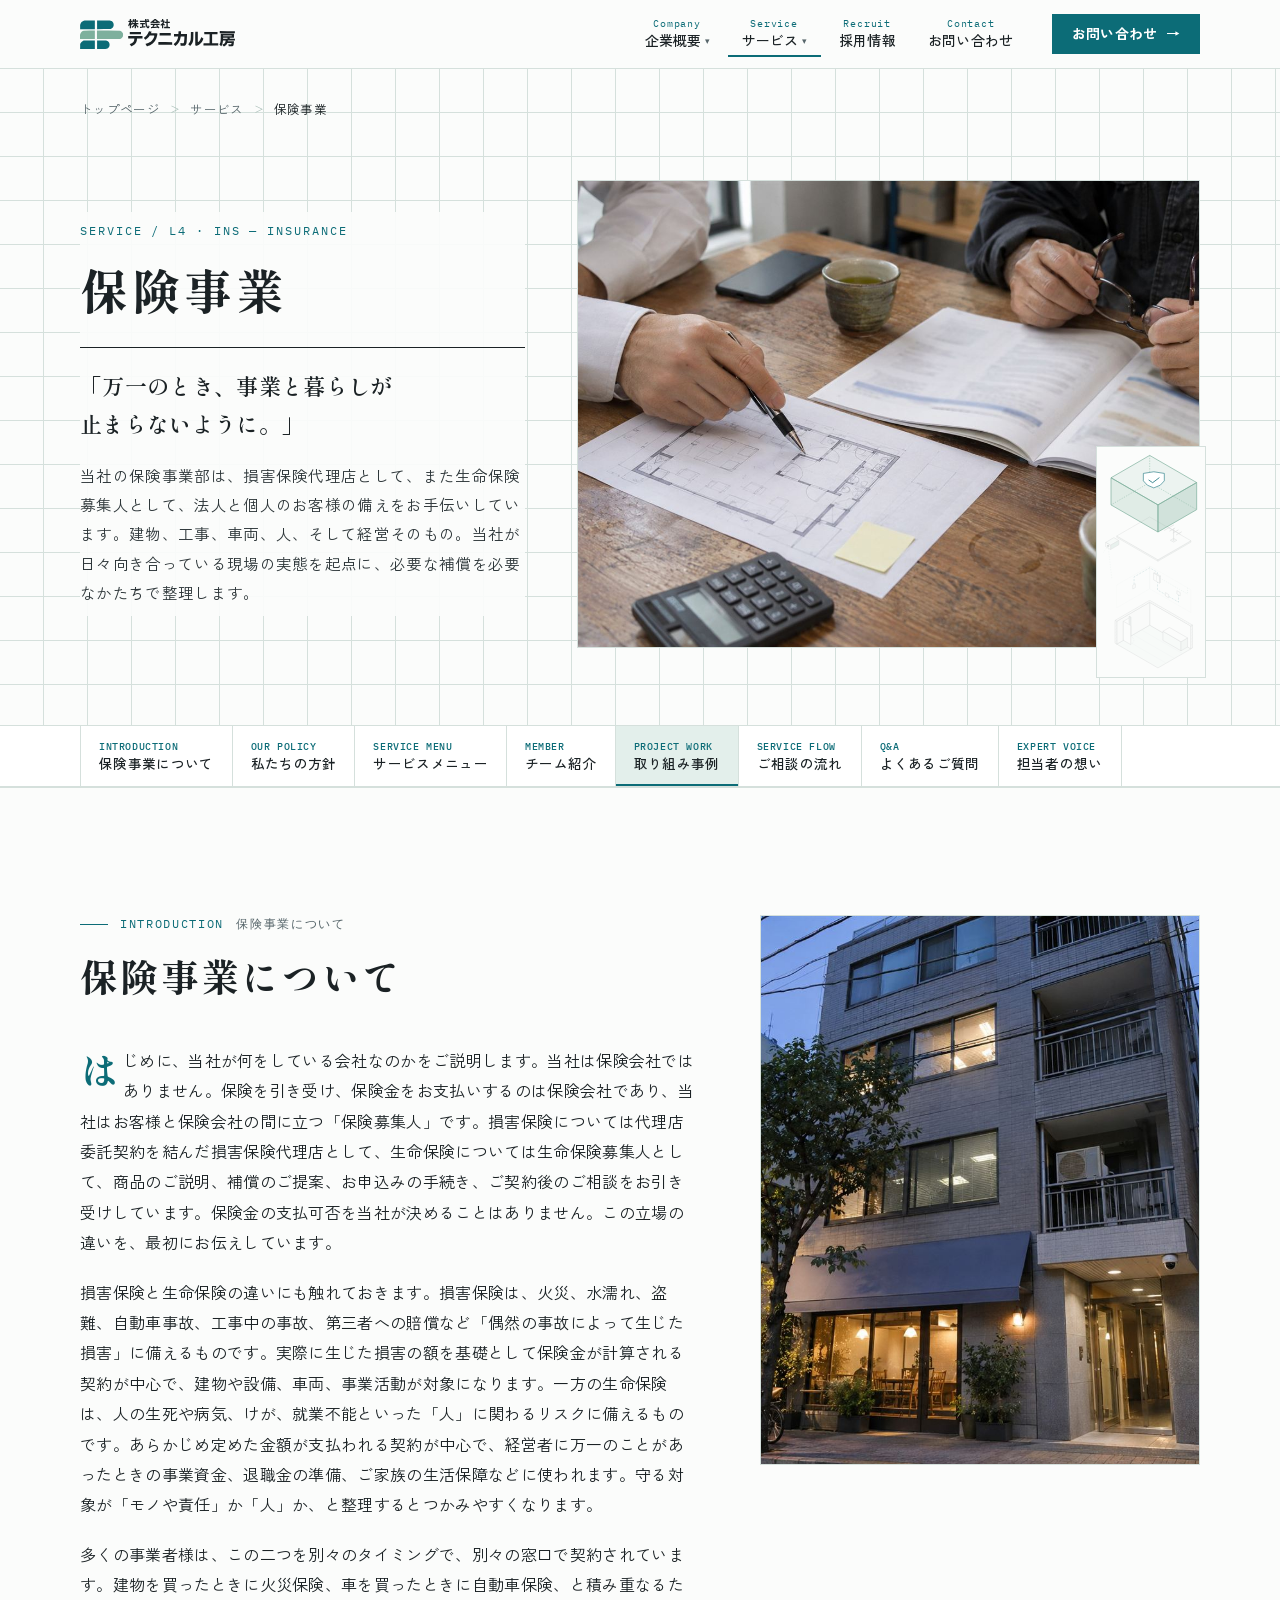
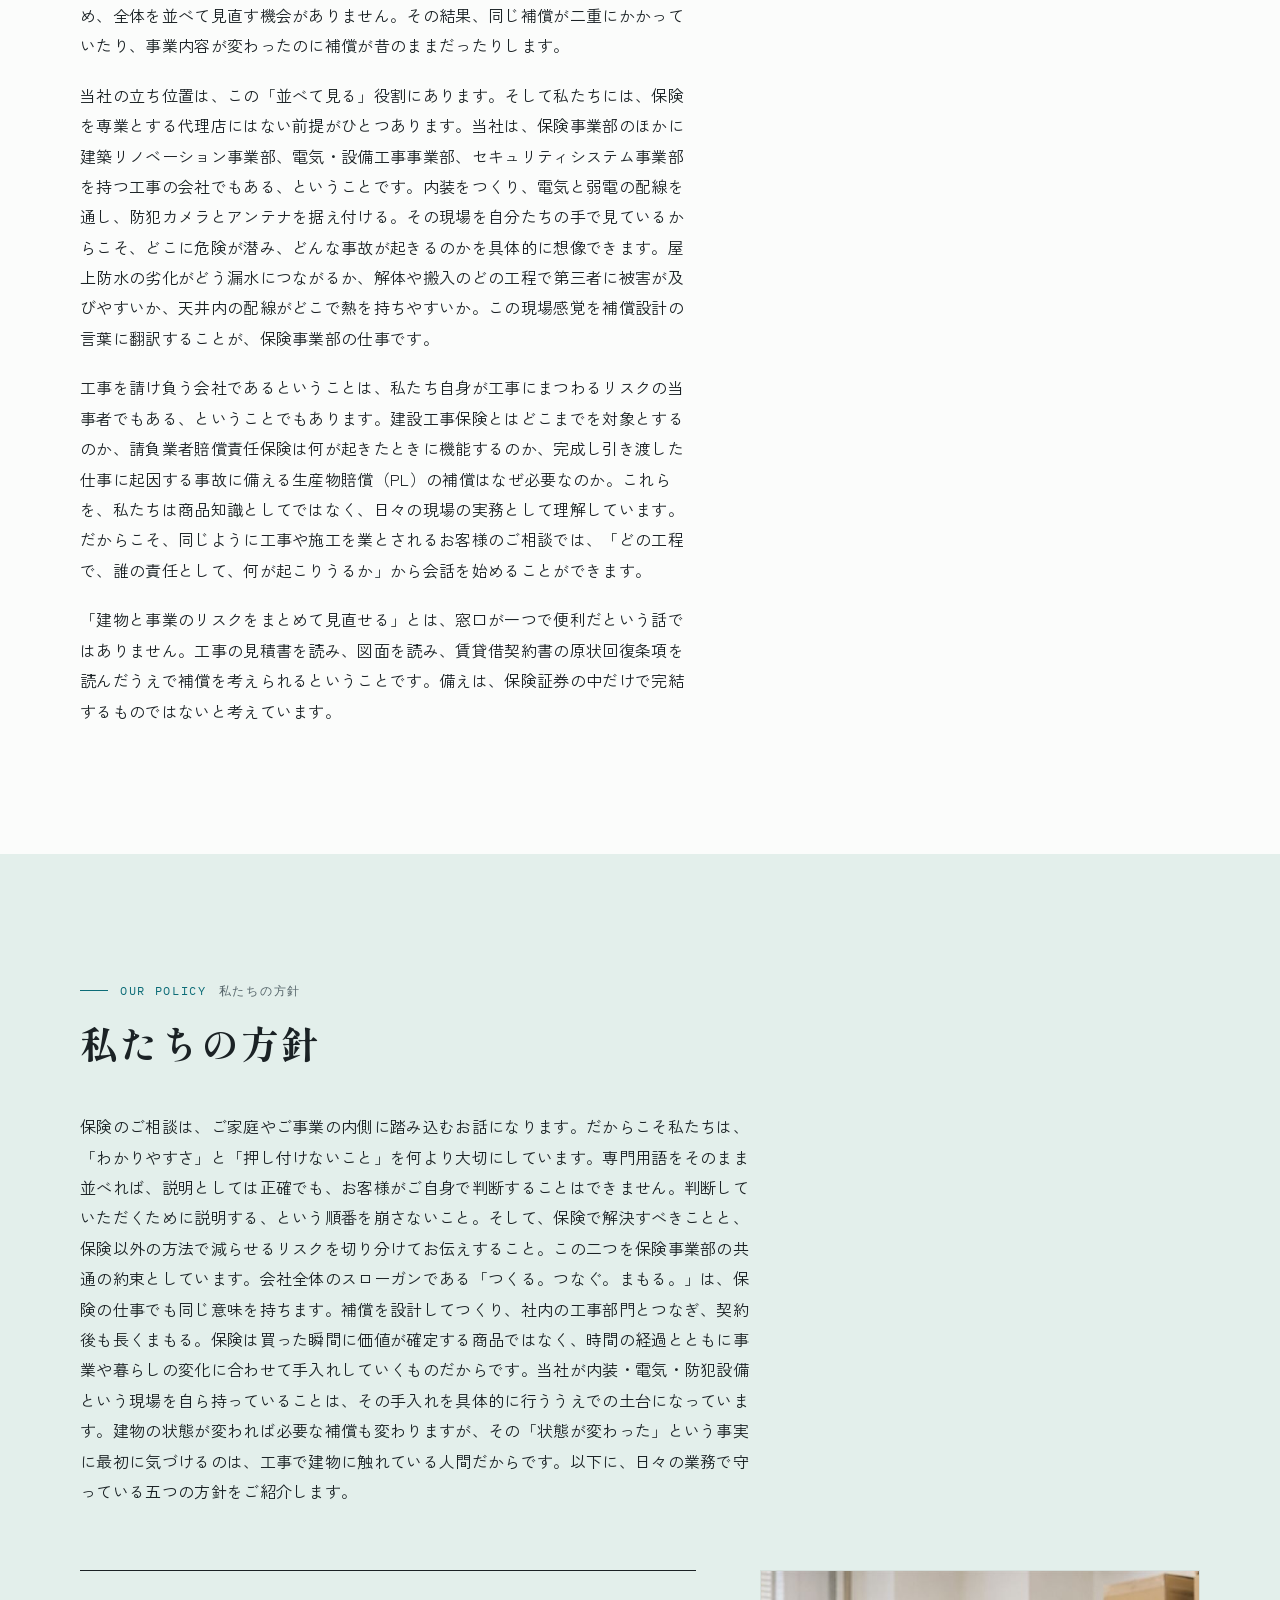
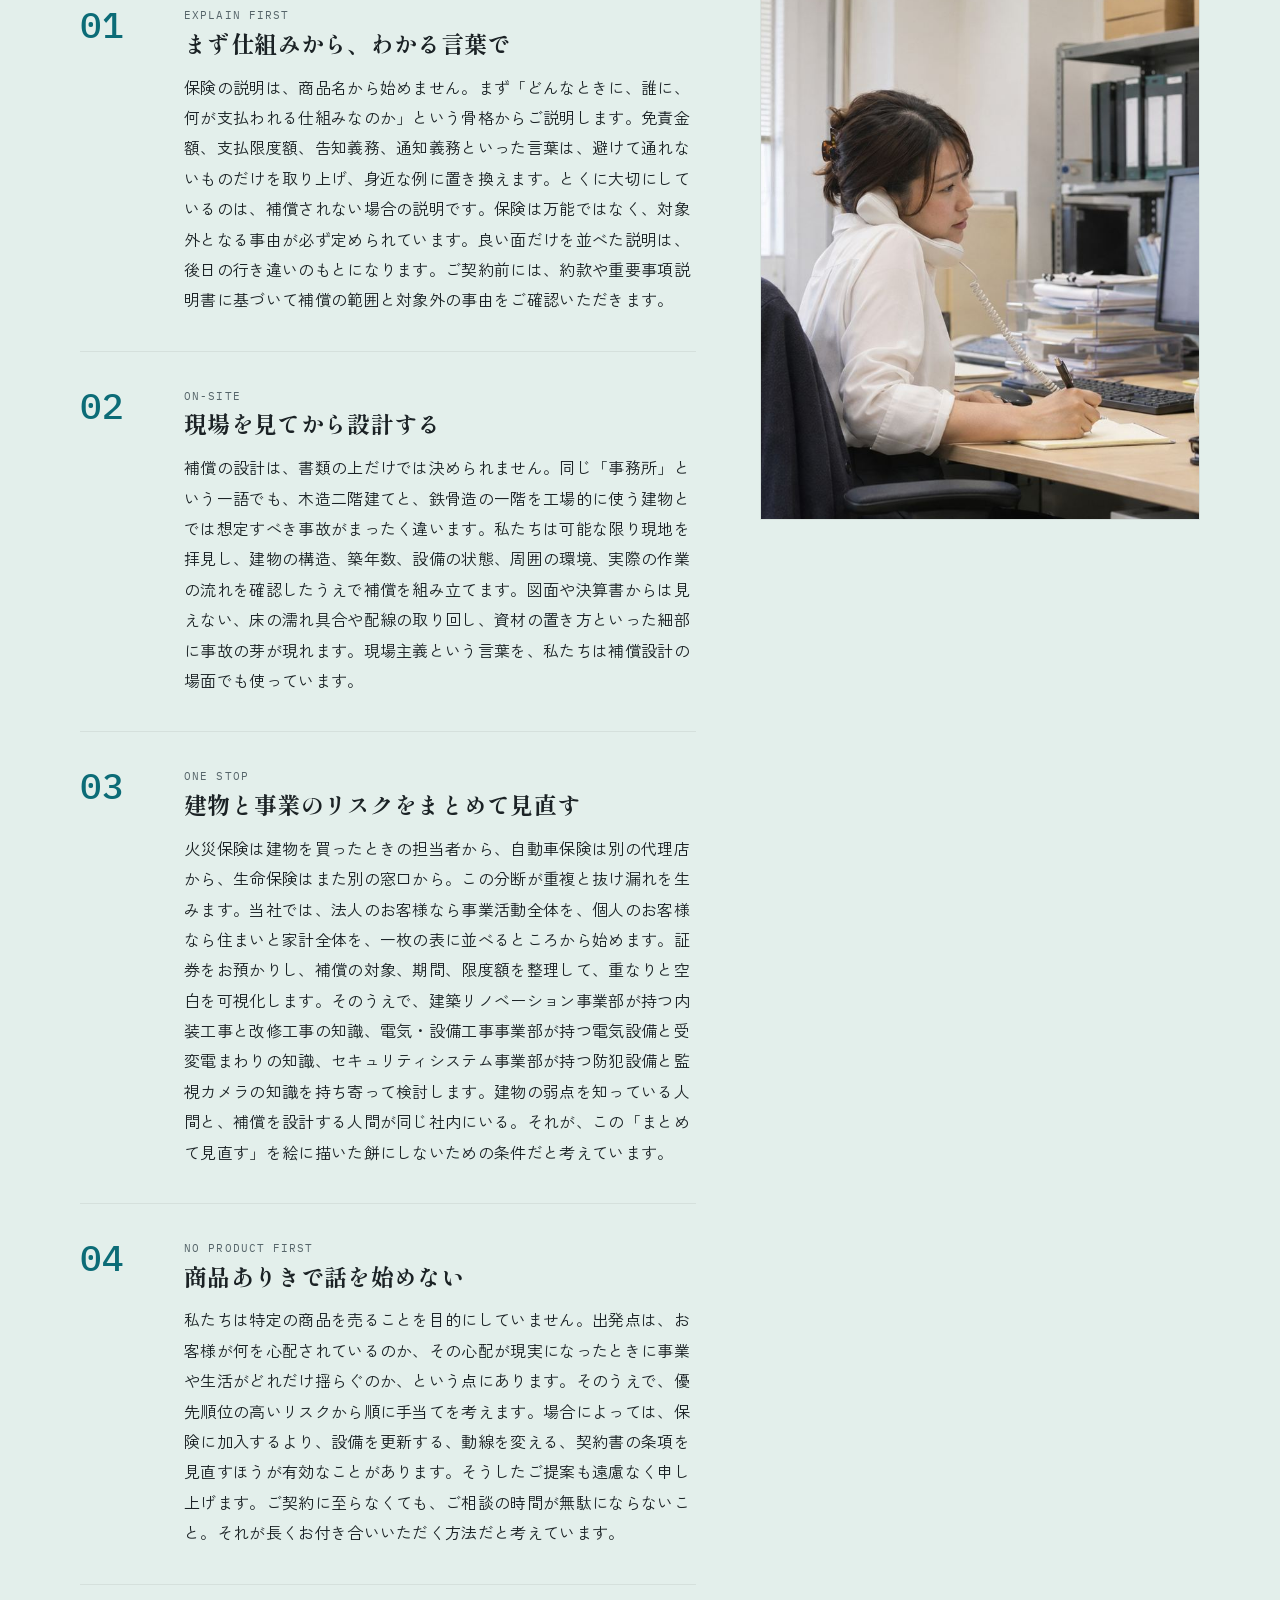
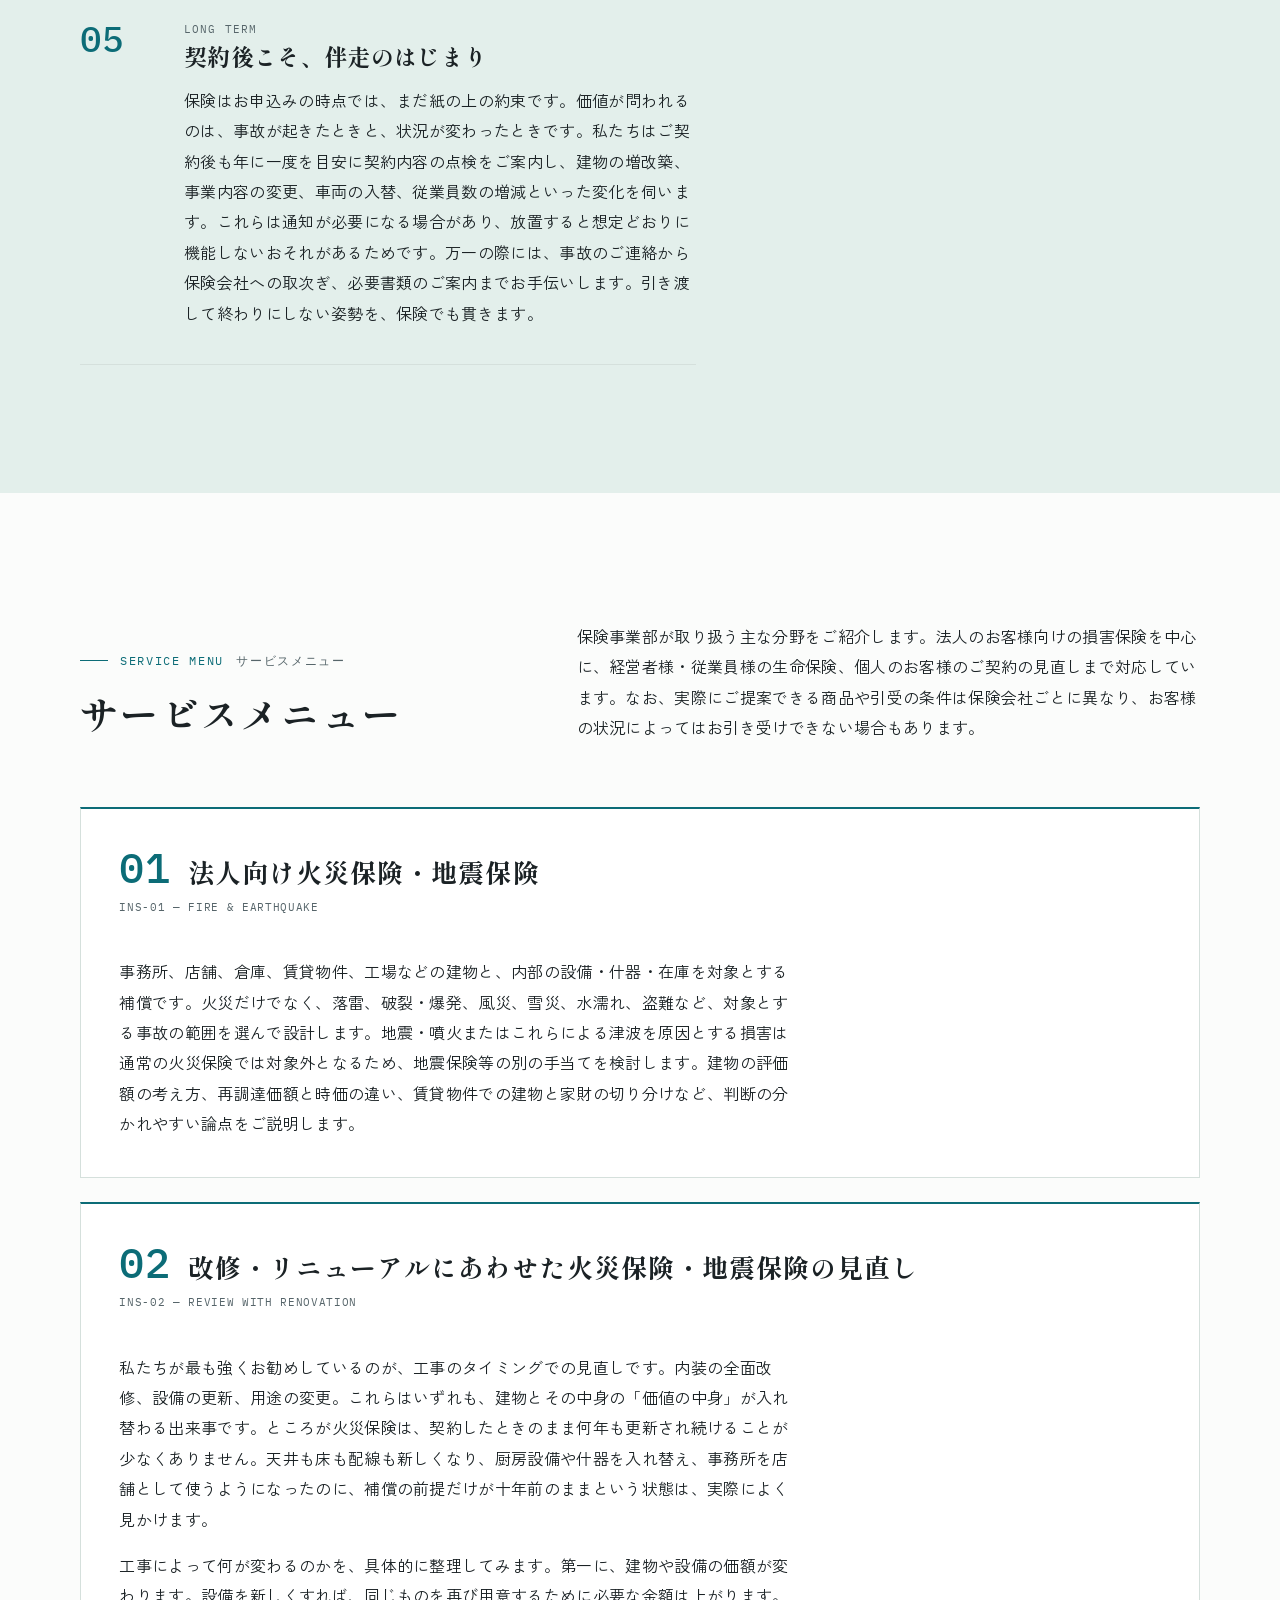
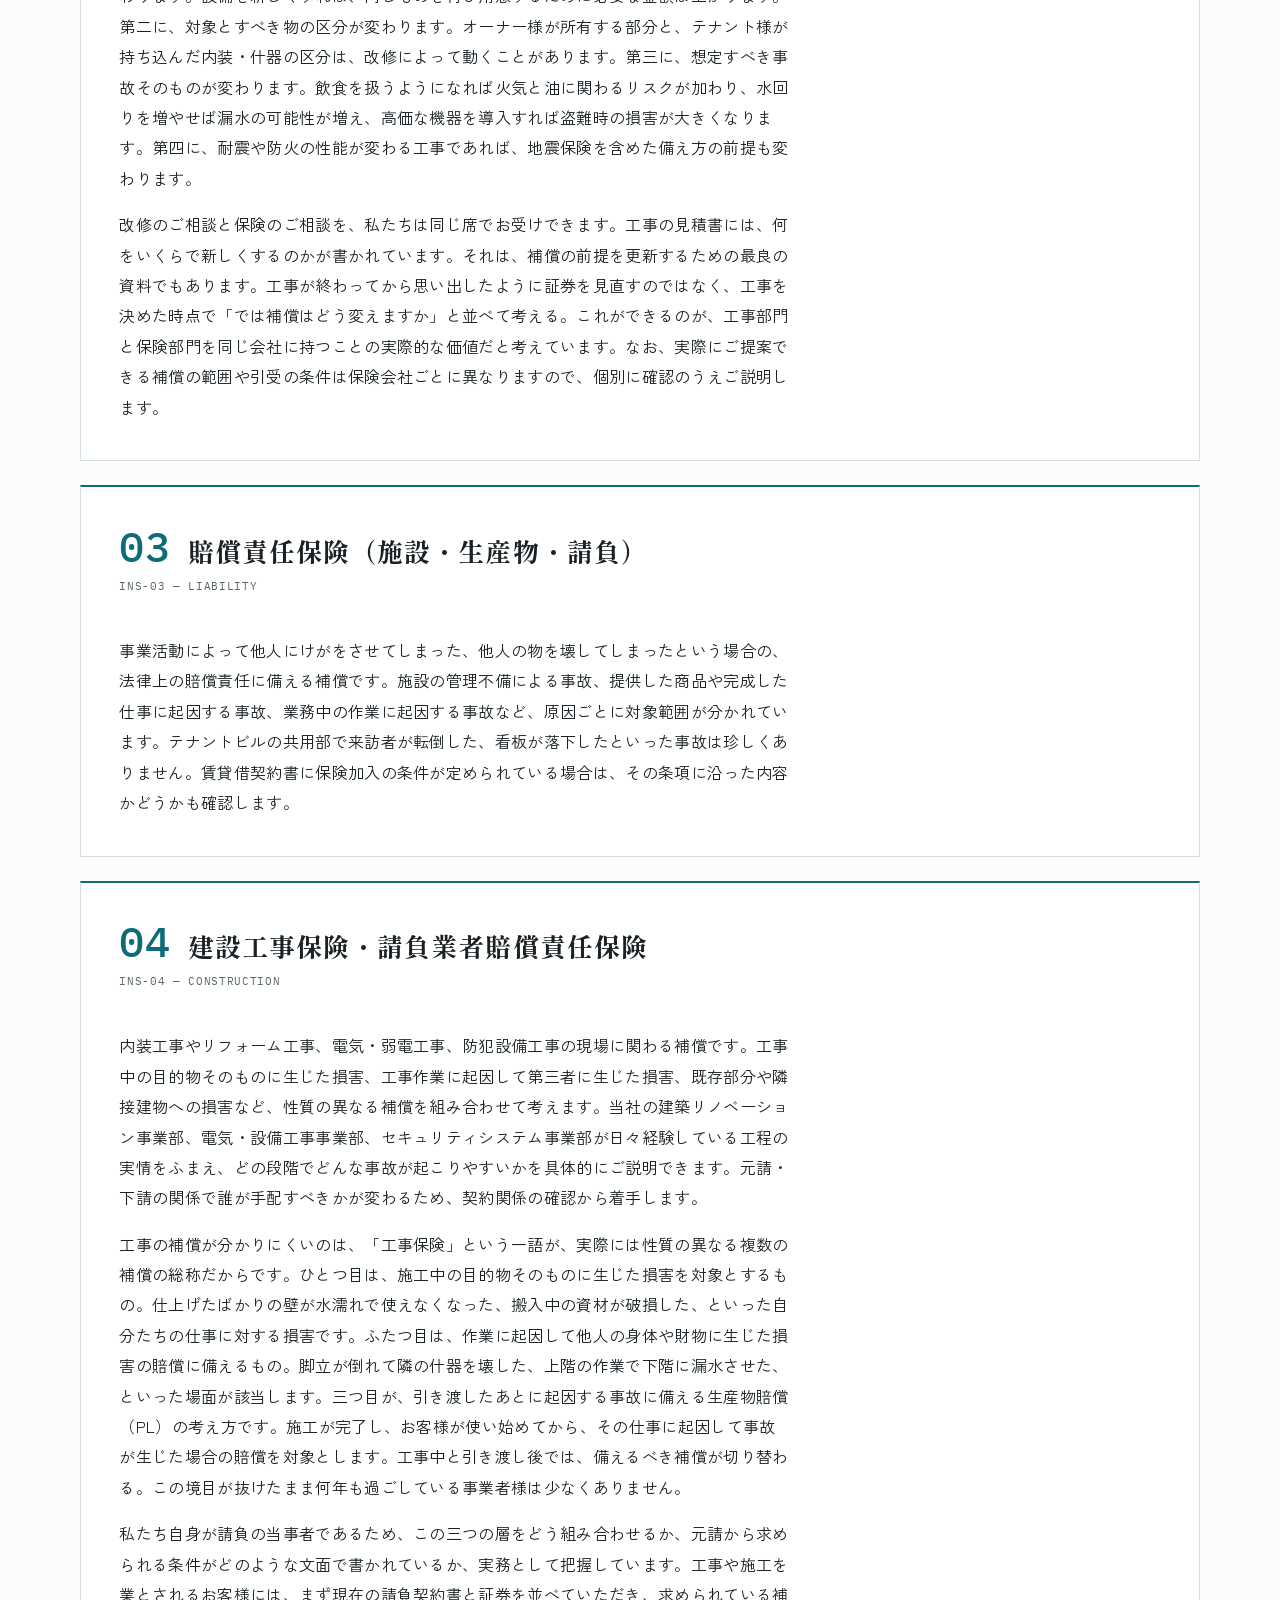
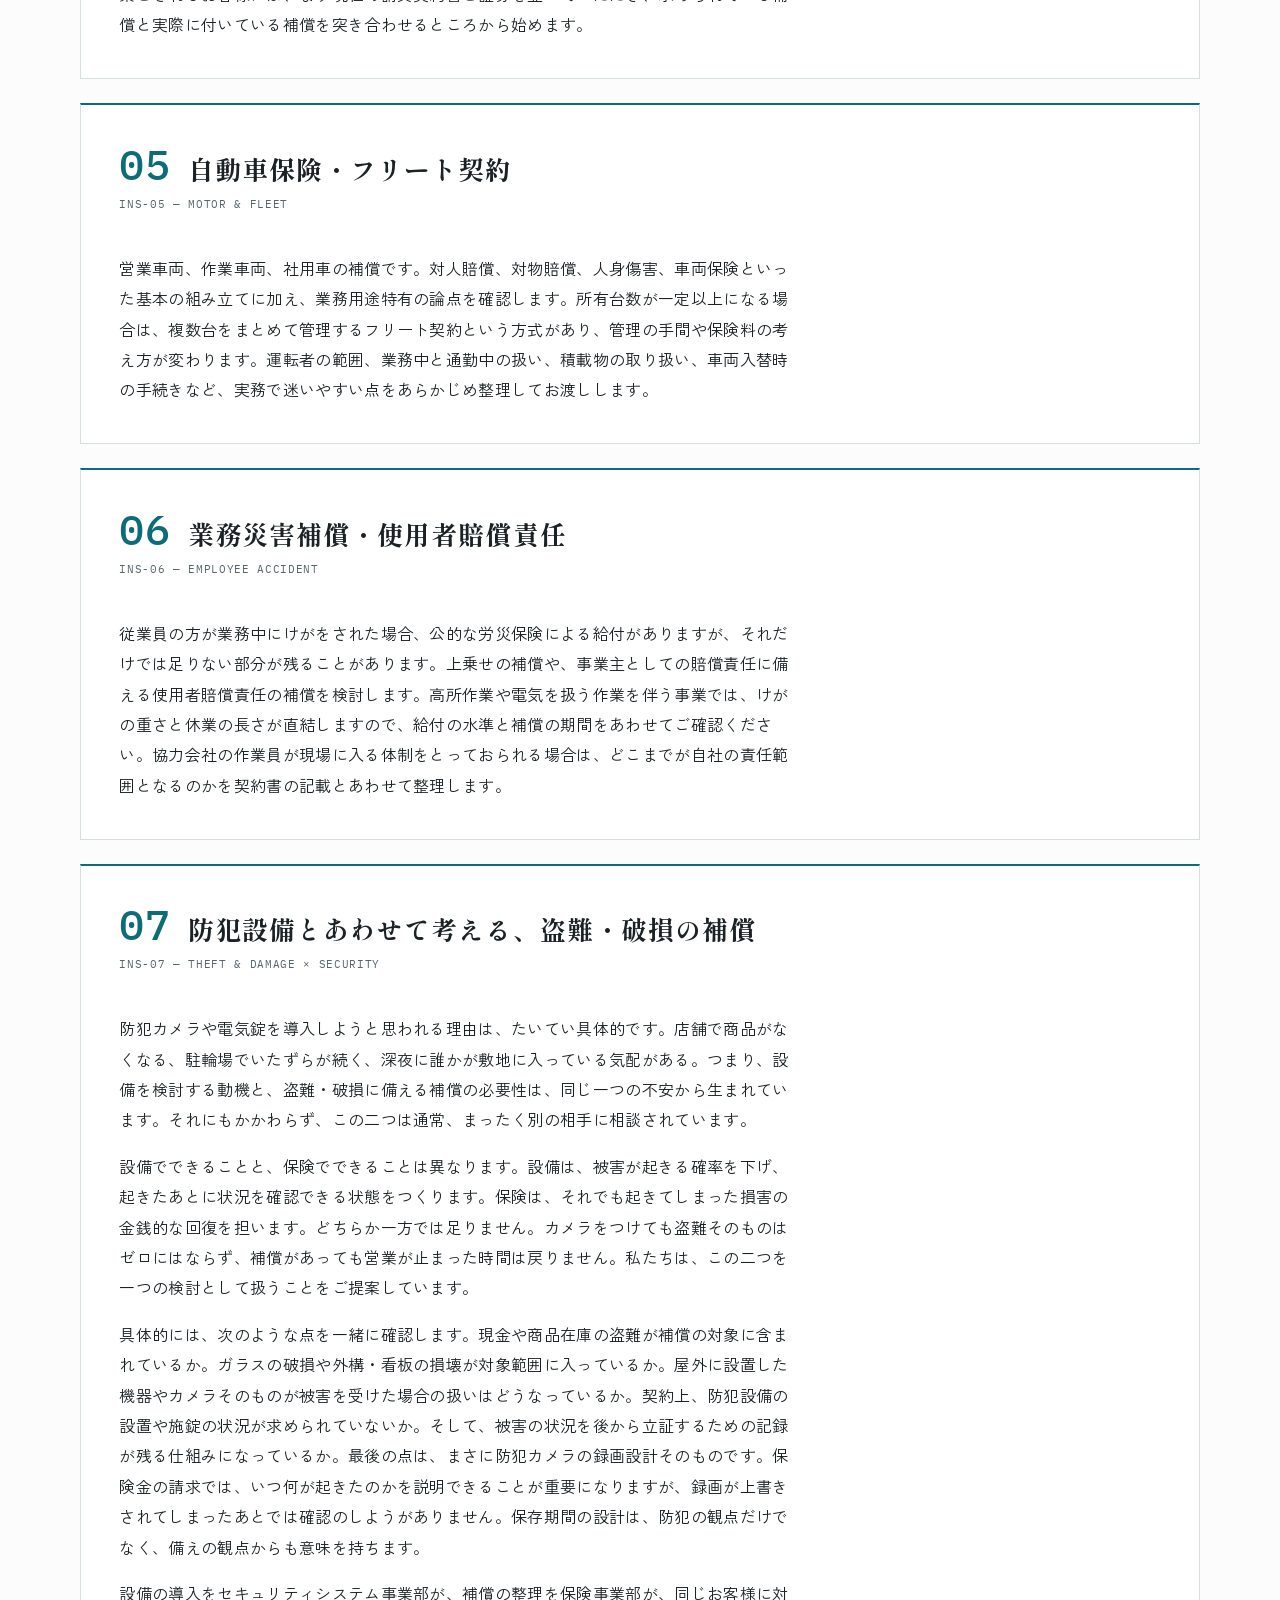
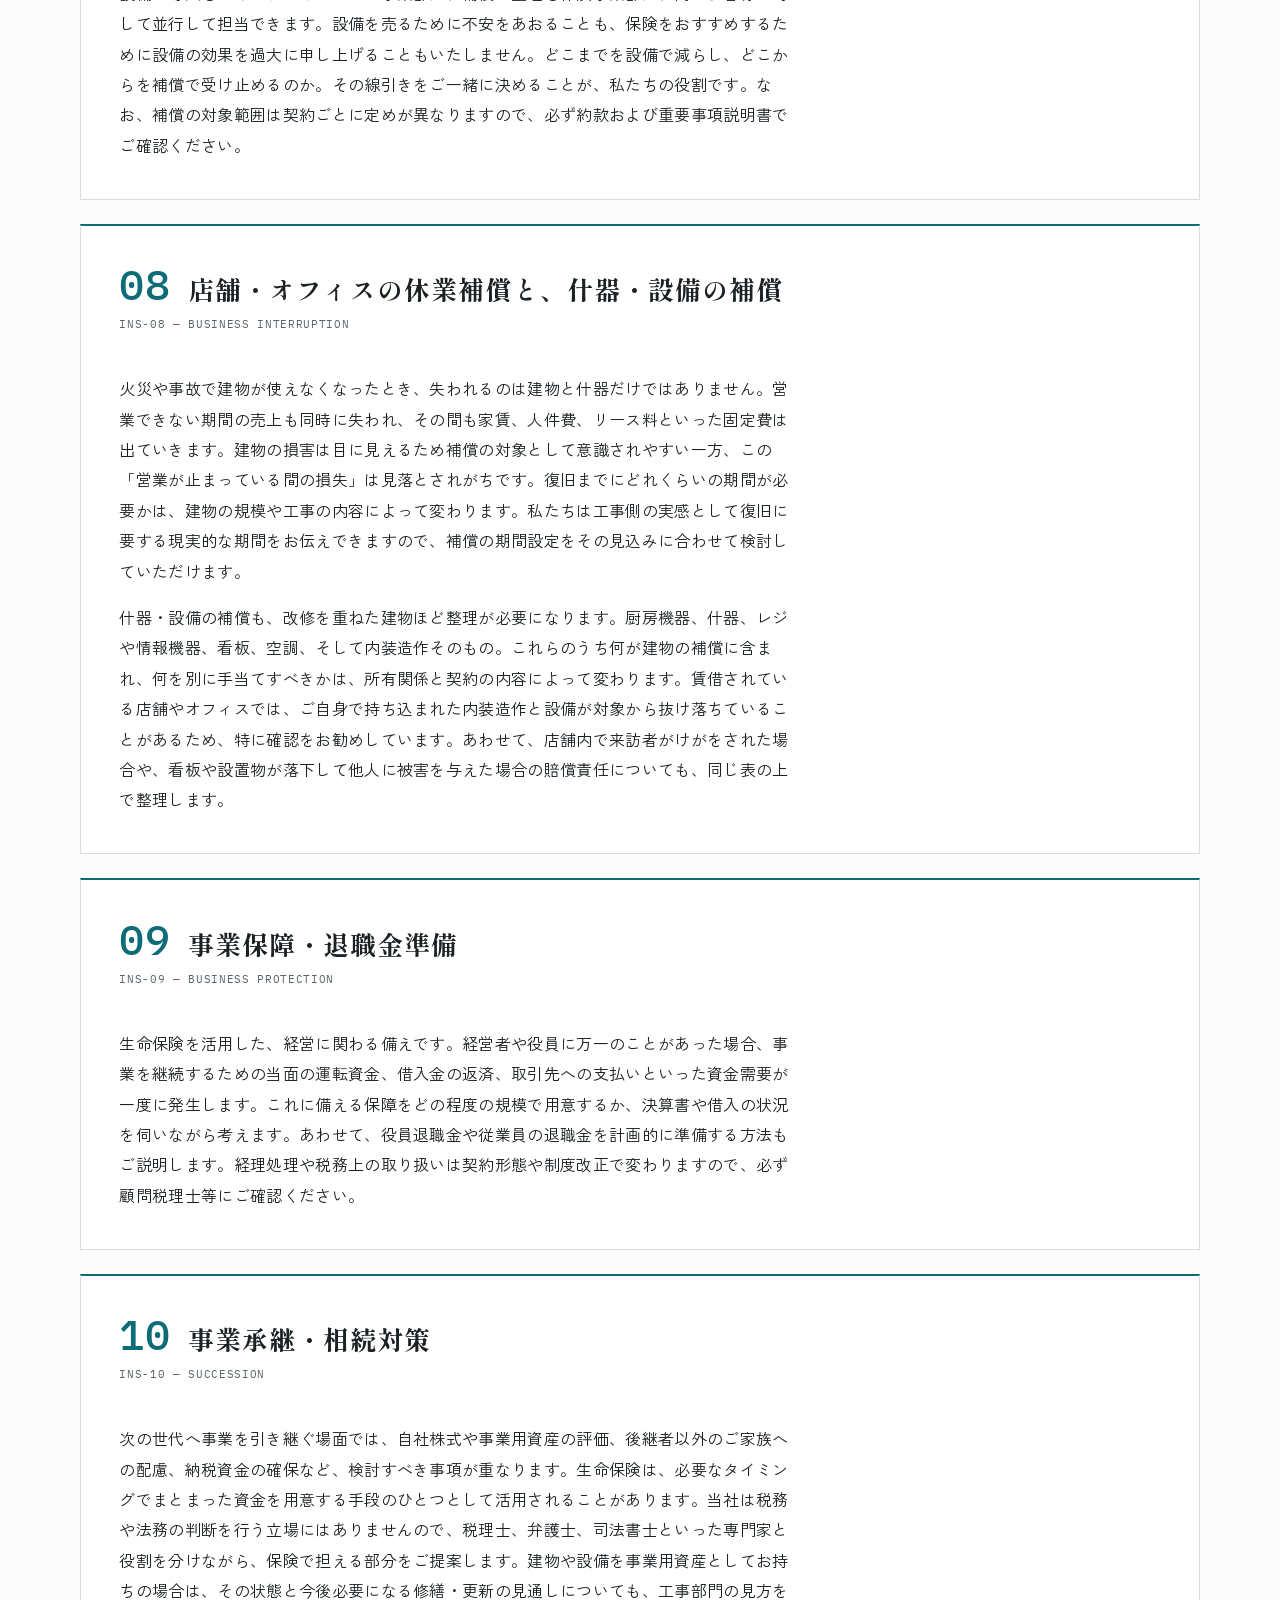
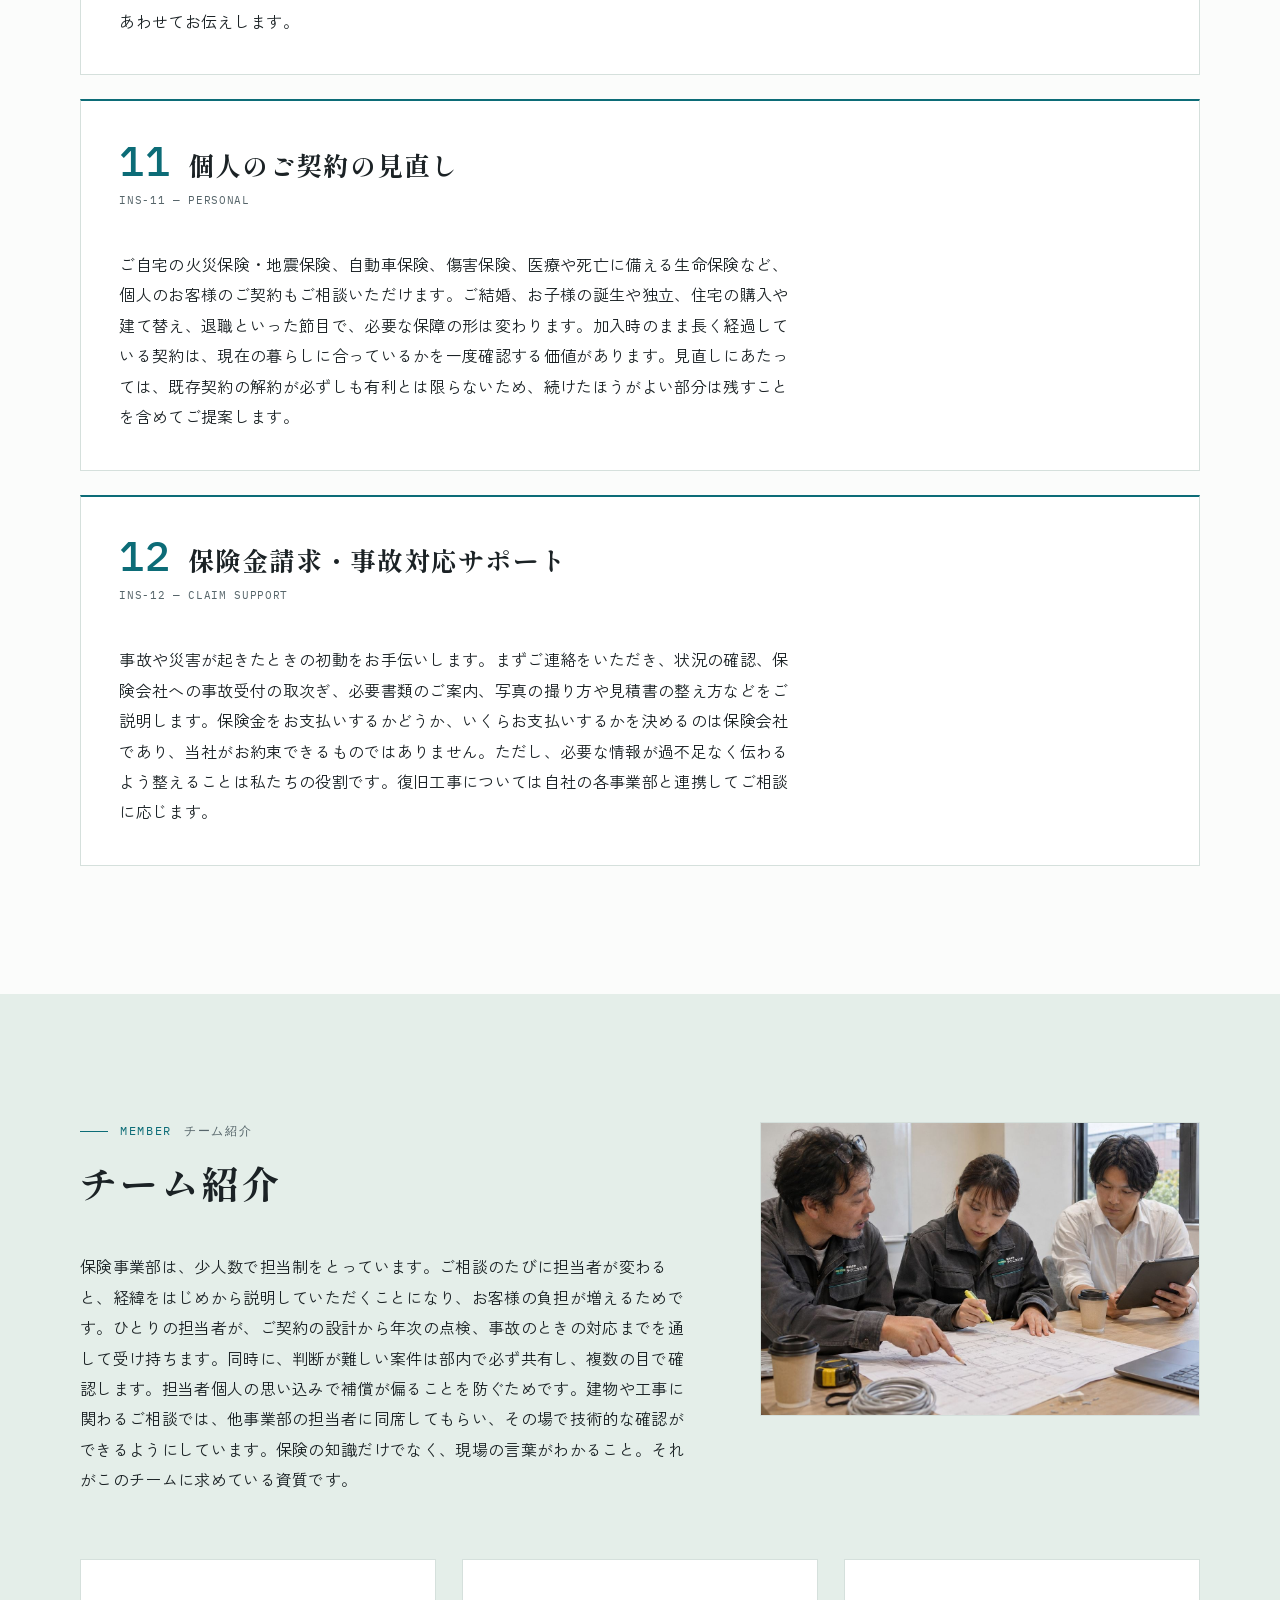
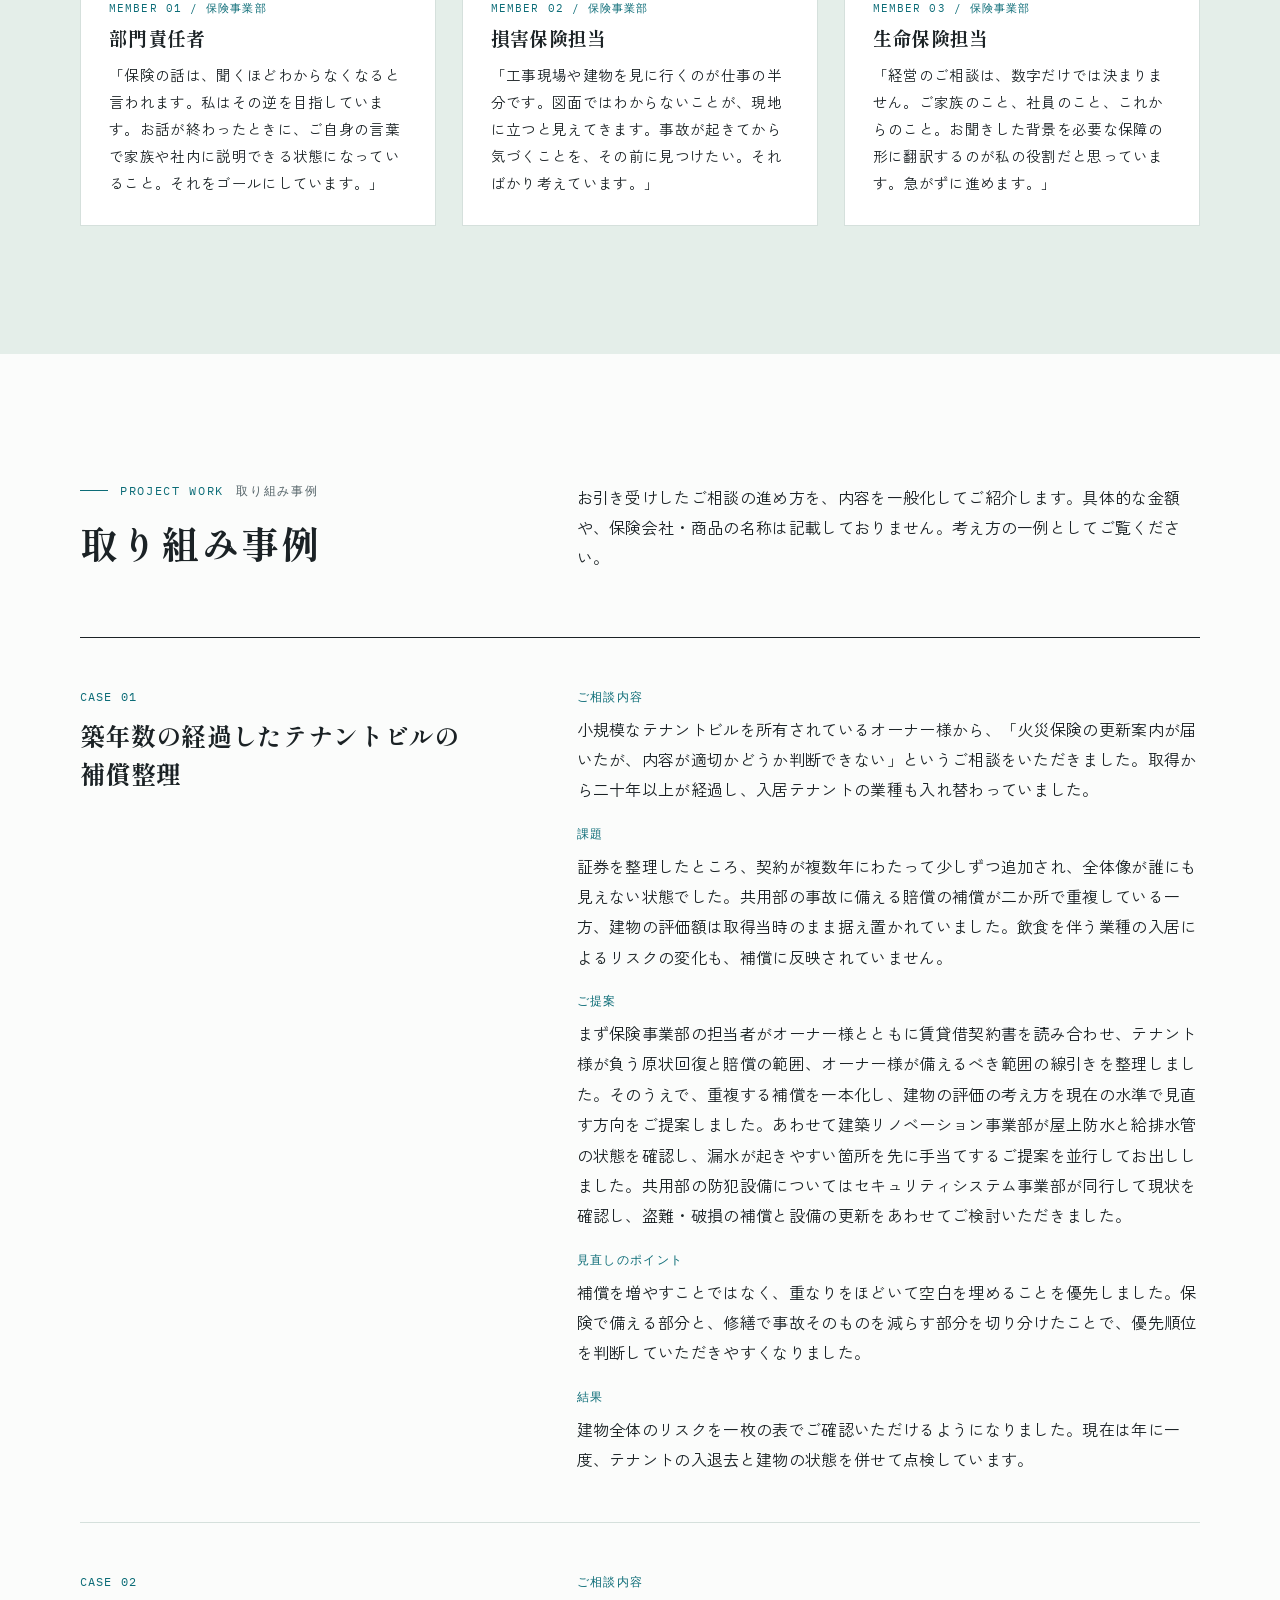
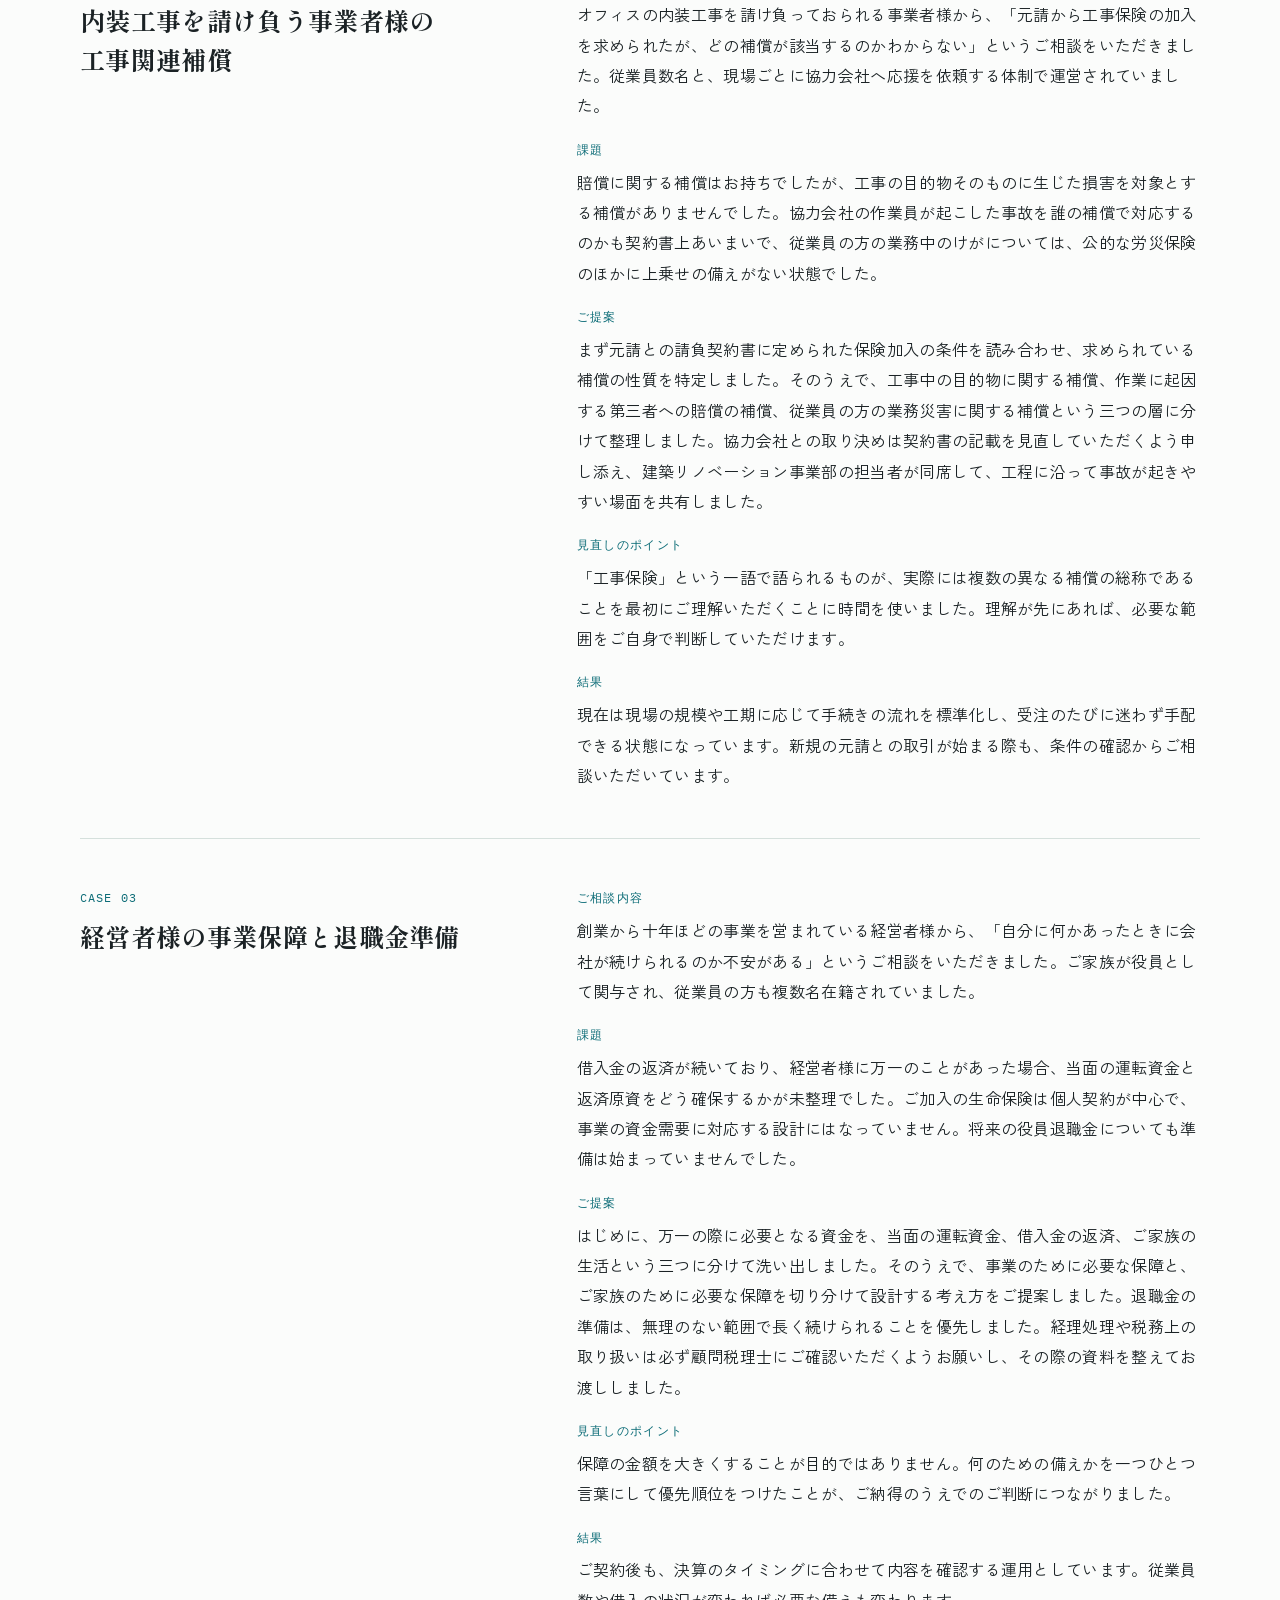
<file: service/insurance.html>
<!doctype html>
<html lang="ja">
<head>
<meta charset="utf-8">
<meta name="viewport" content="width=device-width,initial-scale=1,viewport-fit=cover">
<title>保険事業｜株式会社テクニカル工房</title>
<meta name="description" content="損害保険代理店として、また生命保険募集人として、現場の実態を起点に必要な補償を必要なかたちで整理する、保険事業部の保険事業をご紹介します。">
<meta name="theme-color" content="#fbfcfb">
<link rel="canonical" href="https://ychess-apptix.github.io/technicalworks-preview/service/insurance.html">
<meta property="og:type" content="article">
<meta property="og:site_name" content="株式会社テクニカル工房">
<meta property="og:title" content="保険事業｜株式会社テクニカル工房">
<meta property="og:description" content="損害保険代理店として、また生命保険募集人として、現場の実態を起点に必要な補償を必要なかたちで整理する、保険事業部の保険事業をご紹介します。">
<meta property="og:url" content="https://ychess-apptix.github.io/technicalworks-preview/service/insurance.html">
<meta property="og:image" content="https://ychess-apptix.github.io/technicalworks-preview/assets/img/og.jpg">
<meta property="og:image:width" content="1200">
<meta property="og:image:height" content="630">
<meta property="og:locale" content="ja_JP">
<meta name="twitter:card" content="summary_large_image">
<link rel="icon" href="../favicon.ico">
<link rel="preconnect" href="https://fonts.googleapis.com">
<link rel="preconnect" href="https://fonts.gstatic.com" crossorigin>
<link rel="stylesheet" href="https://fonts.googleapis.com/css2?family=IBM+Plex+Mono:wght@400;500&amp;family=Shippori+Mincho+B1:wght@600;700&amp;family=Zen+Kaku+Gothic+New:wght@400;500;700&amp;display=swap">
<link rel="stylesheet" href="../assets/css/style.css">
</head>
<body>
<a class="vh skip" href="#main">本文へ移動</a>
<header class="hd">
 <div class="wrap hd-in">
  <a class="brand" href="../index.html"><img src="../assets/img/logo.svg" alt="株式会社テクニカル工房" width="160" height="31"></a>
  <nav class="gnav" id="gnav" aria-label="グローバルナビゲーション">
   <ul class="gl">
    <li class="dd" data-sec="company"><button class="dd-b" type="button" aria-expanded="false" aria-controls="m-co"><span class="en">Company</span><span class="lb">企業概要<i aria-hidden="true">▾</i></span></button>
     <ul class="dd-m" id="m-co"><li><a href="../company/index.html">事業部</a></li><li><a href="../company/message.html">トップメッセージ</a></li><li><a href="../company/overview.html">会社概要</a></li></ul></li>
    <li class="dd cur" data-sec="service"><button class="dd-b" type="button" aria-expanded="false" aria-controls="m-sv"><span class="en">Service</span><span class="lb">サービス<i aria-hidden="true">▾</i></span></button>
     <ul class="dd-m" id="m-sv"><li><a class="top" href="../service/index.html">SERVICE — サービス一覧</a></li><li><a href="../service/interior.html">内装・リフォーム工事事業</a></li><li><a href="../service/electrical.html">電気・弱電工事事業</a></li><li><a href="../service/security.html">防犯カメラ・地上デジタル放送設備工事事業</a></li><li><a href="../service/insurance.html" aria-current="page">保険事業</a></li></ul></li>
    <li><a href="../recruit/index.html"><span class="en">Recruit</span>採用情報</a></li>
    <li><a href="../contact/index.html"><span class="en">Contact</span>お問い合わせ</a></li>
   </ul>
  </nav>
  <a class="hd-cta" href="../contact/index.html">お問い合わせ <span aria-hidden="true">→</span></a>
  <button class="burger" type="button" aria-expanded="false" aria-controls="gnav" aria-label="メニュー"><span></span></button>
 </div>
</header>
<main id="main">
<svg class="defs" aria-hidden="true" focusable="false" width="0" height="0">
<defs>
<pattern id="hx" width="5" height="5" patternUnits="userSpaceOnUse" patternTransform="rotate(45)"><rect width="5" height="5" fill="#ffffff"/><line x1="0" y1="0" x2="0" y2="5" stroke="#9fb7b0" stroke-width="1.4"/></pattern>
<pattern id="hxd" width="4" height="4" patternUnits="userSpaceOnUse" patternTransform="rotate(45)"><rect width="4" height="4" fill="#1b2225"/><line x1="0" y1="0" x2="0" y2="4" stroke="#56656a" stroke-width="1.2"/></pattern>
<g id="ly-int"><polygon points="0,0 95.3,55 19.1,99 -76.2,44" fill="#e3efeb" stroke="#1b2225" stroke-width="1" stroke-linejoin="round"/><polyline points="-19.1,11 76.2,66" fill="none" stroke="#9fb7b0" stroke-width=".7"/><polyline points="-38.1,22 57.2,77" fill="none" stroke="#9fb7b0" stroke-width=".7"/><polyline points="-57.2,33 38.1,88" fill="none" stroke="#9fb7b0" stroke-width=".7"/><polyline points="-43.8,25.3 -40,28.2 -37.5,31.6 -36.7,35.2 -37.5,38.8 -40,42.2 -43.8,45.1" fill="none" stroke="#56656a" stroke-width=".8" stroke-dasharray="2 2"/><polygon points="0,0 95.3,55 95.3,2.2 0,-52.8" fill="#ffffff" stroke="#1b2225" stroke-width="1" stroke-linejoin="round"/><path d="M0,0L-76.2,44L-76.2,-8.8L0,-52.8ZM-43.8,25.3L-43.8,-18.7L-61,-8.8L-61,35.2Z" fill="#eef4f2" fill-rule="evenodd" stroke="#1b2225" stroke-width="1" stroke-linejoin="round"/><polygon points="-43.8,25.3 -47.6,23.1 -47.6,-20.9 -43.8,-18.7" fill="#9fb7b0" stroke="#1b2225" stroke-width="1" stroke-linejoin="round"/><polygon points="0,-57.2 99.1,0 95.3,2.2 0,-52.8 -76.2,-8.8 -80,-11" fill="url(#hx)" stroke="#1b2225" stroke-width="1" stroke-linejoin="round"/><polygon points="95.3,55 99.1,52.8 99.1,0 95.3,2.2" fill="url(#hx)" stroke="#1b2225" stroke-width="1" stroke-linejoin="round"/><polygon points="-76.2,44 -80,41.8 -80,-11 -76.2,-8.8" fill="url(#hx)" stroke="#1b2225" stroke-width="1" stroke-linejoin="round"/><polygon points="-61,35.2 -43.8,45.1 -43.8,1.1 -61,-8.8" fill="#ffffff" stroke="#1b2225" stroke-width="1" stroke-linejoin="round"/><polygon points="30.5,35.2 72.4,59.4 72.4,38.5 30.5,14.3" fill="#e3efeb" stroke="#1b2225" stroke-width="1" stroke-linejoin="round"/><polygon points="87.6,50.6 72.4,59.4 72.4,38.5 87.6,29.7" fill="#c5d8d1" stroke="#1b2225" stroke-width="1" stroke-linejoin="round"/><polygon points="45.7,5.5 87.6,29.7 72.4,38.5 30.5,14.3" fill="#ffffff" stroke="#1b2225" stroke-width="1" stroke-linejoin="round"/></g>
<g id="ly-ele"><polygon points="0,0 95.3,55 95.3,2.2 0,-52.8" fill="none" stroke="#c9d6d2" stroke-width="1"/><polygon points="0,0 -76.2,44 -76.2,-8.8 0,-52.8" fill="none" stroke="#c9d6d2" stroke-width="1"/><polyline points="24.8,-24.2 87.6,12.1 87.6,-2.2" fill="none" stroke="#7eb09d" stroke-width="1.8" stroke-dasharray="2 3"/><polyline points="18.1,-18.2 18.1,2.8 36.2,13.2" fill="none" stroke="#0c6c77" stroke-width="1.8" stroke-dasharray="5 3"/><polyline points="43.8,17.6 66.7,30.8 66.7,14.3" fill="none" stroke="#0c6c77" stroke-width="1.8" stroke-dasharray="5 3"/><polyline points="18.1,-33.5 18.1,-38 0,-48.4 -36.2,-27.5 -36.2,-9.9" fill="none" stroke="#0c6c77" stroke-width="1.8" stroke-dasharray="5 3"/><polygon points="36.2,16.5 43.8,20.9 43.8,13.2 36.2,8.8" fill="#ffffff" stroke="#1b2225" stroke-width="1" stroke-linejoin="round"/><polygon points="62.9,12.1 70.5,16.5 70.5,8.8 62.9,4.4" fill="#ffffff" stroke="#1b2225" stroke-width="1" stroke-linejoin="round"/><polygon points="-33.3,-2.8 -39.1,0.5 -39.1,-8.2 -33.3,-11.5" fill="#ffffff" stroke="#1b2225" stroke-width="1" stroke-linejoin="round"/><polygon points="24.8,-14.3 22.5,-13 22.5,-28.4 24.8,-29.7" fill="#c5d8d1" stroke="#1b2225" stroke-width="1" stroke-linejoin="round"/><polygon points="11.4,-37.4 24.8,-29.7 22.5,-28.4 9.1,-36.1" fill="#e3efeb" stroke="#1b2225" stroke-width="1" stroke-linejoin="round"/><polygon points="9.1,-20.7 22.5,-13 22.5,-28.4 9.1,-36.1" fill="#ffffff" stroke="#1b2225" stroke-width="1" stroke-linejoin="round"/><polyline points="15.8,-18.6 15.8,-30.5" fill="none" stroke="#1b2225" stroke-width=".7"/></g>
<g id="ly-sec"><polygon points="-76.2,-8.8 19.1,46.2 19.1,42.9 -76.2,-12.1" fill="#e3efeb" stroke="#1b2225" stroke-width="1" stroke-linejoin="round"/><polygon points="95.3,2.2 19.1,46.2 19.1,42.9 95.3,-1.1" fill="#c5d8d1" stroke="#1b2225" stroke-width="1" stroke-linejoin="round"/><polygon points="0,-56.1 95.3,-1.1 19.1,42.9 -76.2,-12.1" fill="#ffffff" stroke="#1b2225" stroke-width="1" stroke-linejoin="round"/><polygon points="55.3,-6.6 62.9,-2.2 55.3,2.2 47.6,-2.2" fill="#d5e0dc" stroke="#1b2225" stroke-width="1" stroke-linejoin="round"/><polyline points="55.3,-2.2 55.3,-28.6" fill="none" stroke="#1b2225" stroke-width="1.4" stroke-linecap="round"/><polyline points="41.9,-33 70.5,-16.5" fill="none" stroke="#1b2225" stroke-width="1.4" stroke-linecap="round"/><polyline points="55.3,-37.4 34.3,-25.3" fill="none" stroke="#1b2225" stroke-width="1.4" stroke-linecap="round"/><polyline points="58.1,-30.2 46.7,-23.7" fill="none" stroke="#1b2225" stroke-width="1.4" stroke-linecap="round"/><polyline points="65.7,-25.8 54.3,-19.2" fill="none" stroke="#1b2225" stroke-width="1.4" stroke-linecap="round"/><polyline points="73.4,-21.5 61.9,-14.9" fill="none" stroke="#1b2225" stroke-width="1.4" stroke-linecap="round"/><polyline points="-82.9,-1.7 -82.9,-6" fill="none" stroke="#1b2225" stroke-width="1.6"/><polygon points="-82.9,-8.3 -71.4,-1.7 -90.5,9.3 -101.9,2.8" fill="#e3efeb" stroke="#1b2225" stroke-width="1" stroke-linejoin="round"/><polygon points="-71.4,8.2 -90.5,19.2 -90.5,9.3 -71.4,-1.7" fill="#7eb09d" stroke="#1b2225" stroke-width="1" stroke-linejoin="round"/><polygon points="-101.9,12.7 -90.5,19.2 -90.5,9.3 -101.9,2.8" fill="#ffffff" stroke="#1b2225" stroke-width="1" stroke-linejoin="round"/><circle cx="-96.2" cy="11" r="2.8" fill="#1b2225"/><path d="M-96.2,11L-137.2,66M-96.2,11L-87.6,85.8" fill="none" stroke="#7eb09d" stroke-width="1" stroke-dasharray="3 3"/></g>
<g id="ly-ins"><path d="M0,-7.7L108.6,55M0,-7.7L-89.5,44M0,-7.7L0,-70.4" fill="none" stroke="#7eb09d" stroke-width="1" stroke-dasharray="3 3"/><polygon points="-89.5,44 19.1,106.7 19.1,44 -89.5,-18.7" fill="#7eb09d" fill-opacity=".22" stroke="#7eb09d" stroke-width="1.6" stroke-linejoin="round"/><polygon points="108.6,55 19.1,106.7 19.1,44 108.6,-7.7" fill="#7eb09d" fill-opacity=".34" stroke="#7eb09d" stroke-width="1.6" stroke-linejoin="round"/><polygon points="0,-70.4 108.6,-7.7 19.1,44 -89.5,-18.7" fill="#7eb09d" fill-opacity=".12" stroke="#7eb09d" stroke-width="1.6" stroke-linejoin="round"/><polygon points="-14.7,-28.8 9.5,-32.6 33.8,-28.8 33.8,-11.6 24.3,-1.5 9.5,4.7 -5.3,-1.5 -14.7,-11.6" fill="#ffffff" stroke="#0c6c77" stroke-width="1.3" stroke-linejoin="round"/><polyline points="-1.8,-13.2 6.8,-7.3 21.7,-18.6" fill="none" stroke="#0c6c77" stroke-width="1.8" stroke-linecap="round" stroke-linejoin="round"/></g>
</defs>
</svg>

<!-- ===== Page hero ===== -->
<section class="ph" aria-labelledby="ph-h">
 <div class="wrap">
  <ol class="crumb" aria-label="パンくずリスト"><li><a href="../index.html">トップページ</a></li><li><a href="../service/index.html">サービス</a></li><li><span aria-current="page">保険事業</span></li></ol>
  <div class="ph-g">
   <div class="ph-t">
    <p class="ph-code">SERVICE / L4 · INS — INSURANCE</p>
    <h1 class="ph-h" id="ph-h">保険事業</h1>
    <p class="ph-catch">「万一のとき、事業と暮らしが止まらないように。」</p>
    <p class="ph-lead">当社の保険事業部は、損害保険代理店として、また生命保険募集人として、法人と個人のお客様の備えをお手伝いしています。建物、工事、車両、人、そして経営そのもの。当社が日々向き合っている現場の実態を起点に、必要な補償を必要なかたちで整理します。</p>
   </div>
   <div class="ph-fig">
    <figure class="photo" data-src="../assets/img/ins.jpg" data-ratio="4/3">
     <figcaption class="photo-note"><b>INS</b> 店舗の図面と保険の書類を並べ、補償の範囲を確認する打ち合わせ</figcaption>
    </figure>
<svg class="thumb" viewBox="-108 -398 222 504" aria-hidden="true" focusable="false"><use href="#ly-int"/><use href="#ly-ele" transform="translate(0,-84)"/><use href="#ly-sec" transform="translate(0,-194)"/><use href="#ly-ins" class="on" transform="translate(0,-322)"/></svg>
   </div>
  </div>
 </div>
</section>

<nav class="lnav" aria-label="ページ内リンク">
 <div class="wrap"><ul>
  <li><a href="#intro"><span class="mono">INTRODUCTION</span>保険事業について</a></li>
  <li><a href="#policy"><span class="mono">OUR POLICY</span>私たちの方針</a></li>
  <li><a href="#menu"><span class="mono">SERVICE MENU</span>サービスメニュー</a></li>
  <li><a href="#member"><span class="mono">MEMBER</span>チーム紹介</a></li>
  <li><a href="#works"><span class="mono">PROJECT WORK</span>取り組み事例</a></li>
  <li><a href="#flow"><span class="mono">SERVICE FLOW</span>ご相談の流れ</a></li>
  <li><a href="#faq"><span class="mono">Q&amp;A</span>よくあるご質問</a></li>
  <li><a href="#voice"><span class="mono">EXPERT VOICE</span>担当者の想い</a></li>
 </ul></div>
</nav>

<!-- ===== Introduction ===== -->
<section class="sec" id="intro" aria-labelledby="intro-h">
 <div class="wrap">
  <div class="split">
   <div>
    <p class="eyebrow">INTRODUCTION <span>保険事業について</span></p>
    <h2 class="sec-h" id="intro-h">保険事業について</h2>
    <div class="prose drop mt-m">
     <p>はじめに、当社が何をしている会社なのかをご説明します。当社は保険会社ではありません。保険を引き受け、保険金をお支払いするのは保険会社であり、当社はお客様と保険会社の間に立つ「保険募集人」です。損害保険については代理店委託契約を結んだ損害保険代理店として、生命保険については生命保険募集人として、商品のご説明、補償のご提案、お申込みの手続き、ご契約後のご相談をお引き受けしています。保険金の支払可否を当社が決めることはありません。この立場の違いを、最初にお伝えしています。</p>
     <p>損害保険と生命保険の違いにも触れておきます。損害保険は、火災、水濡れ、盗難、自動車事故、工事中の事故、第三者への賠償など「偶然の事故によって生じた損害」に備えるものです。実際に生じた損害の額を基礎として保険金が計算される契約が中心で、建物や設備、車両、事業活動が対象になります。一方の生命保険は、人の生死や病気、けが、就業不能といった「人」に関わるリスクに備えるものです。あらかじめ定めた金額が支払われる契約が中心で、経営者に万一のことがあったときの事業資金、退職金の準備、ご家族の生活保障などに使われます。守る対象が「モノや責任」か「人」か、と整理するとつかみやすくなります。</p>
     <p>多くの事業者様は、この二つを別々のタイミングで、別々の窓口で契約されています。建物を買ったときに火災保険、車を買ったときに自動車保険、と積み重なるため、全体を並べて見直す機会がありません。その結果、同じ補償が二重にかかっていたり、事業内容が変わったのに補償が昔のままだったりします。</p>
     <p>当社の立ち位置は、この「並べて見る」役割にあります。そして私たちには、保険を専業とする代理店にはない前提がひとつあります。当社は、保険事業部のほかに建築リノベーション事業部、電気・設備工事事業部、セキュリティシステム事業部を持つ工事の会社でもある、ということです。内装をつくり、電気と弱電の配線を通し、防犯カメラとアンテナを据え付ける。その現場を自分たちの手で見ているからこそ、どこに危険が潜み、どんな事故が起きるのかを具体的に想像できます。屋上防水の劣化がどう漏水につながるか、解体や搬入のどの工程で第三者に被害が及びやすいか、天井内の配線がどこで熱を持ちやすいか。この現場感覚を補償設計の言葉に翻訳することが、保険事業部の仕事です。</p>
     <p>工事を請け負う会社であるということは、私たち自身が工事にまつわるリスクの当事者でもある、ということでもあります。建設工事保険とはどこまでを対象とするのか、請負業者賠償責任保険は何が起きたときに機能するのか、完成し引き渡した仕事に起因する事故に備える生産物賠償（PL）の補償はなぜ必要なのか。これらを、私たちは商品知識としてではなく、日々の現場の実務として理解しています。だからこそ、同じように工事や施工を業とされるお客様のご相談では、「どの工程で、誰の責任として、何が起こりうるか」から会話を始めることができます。</p>
     <p>「建物と事業のリスクをまとめて見直せる」とは、窓口が一つで便利だという話ではありません。工事の見積書を読み、図面を読み、賃貸借契約書の原状回復条項を読んだうえで補償を考えられるということです。備えは、保険証券の中だけで完結するものではないと考えています。</p>
    </div>
   </div>
   <div>
    <figure class="photo sticky" data-src="../assets/img/building.jpg" data-ratio="4/5">
     <figcaption class="photo-note"><b>BUILDING</b> 夕暮れの港区の街に建つ中規模ビル</figcaption>
    </figure>
   </div>
  </div>
 </div>
</section>

<!-- ===== Our Policy ===== -->
<section class="sec band-pale" id="policy" aria-labelledby="pol-h">
 <div class="wrap">
  <p class="eyebrow">OUR POLICY <span>私たちの方針</span></p>
  <h2 class="sec-h" id="pol-h">私たちの方針</h2>
  <div class="prose mt-m">
   <p>保険のご相談は、ご家庭やご事業の内側に踏み込むお話になります。だからこそ私たちは、「わかりやすさ」と「押し付けないこと」を何より大切にしています。専門用語をそのまま並べれば、説明としては正確でも、お客様がご自身で判断することはできません。判断していただくために説明する、という順番を崩さないこと。そして、保険で解決すべきことと、保険以外の方法で減らせるリスクを切り分けてお伝えすること。この二つを保険事業部の共通の約束としています。会社全体のスローガンである「つくる。つなぐ。まもる。」は、保険の仕事でも同じ意味を持ちます。補償を設計してつくり、社内の工事部門とつなぎ、契約後も長くまもる。保険は買った瞬間に価値が確定する商品ではなく、時間の経過とともに事業や暮らしの変化に合わせて手入れしていくものだからです。当社が内装・電気・防犯設備という現場を自ら持っていることは、その手入れを具体的に行ううえでの土台になっています。建物の状態が変われば必要な補償も変わりますが、その「状態が変わった」という事実に最初に気づけるのは、工事で建物に触れている人間だからです。以下に、日々の業務で守っている五つの方針をご紹介します。</p>
  </div>
  <div class="split mt-l">
   <ol class="policy">
    <li><div><h3><small>EXPLAIN FIRST</small>まず仕組みから、わかる言葉で</h3><p>保険の説明は、商品名から始めません。まず「どんなときに、誰に、何が支払われる仕組みなのか」という骨格からご説明します。免責金額、支払限度額、告知義務、通知義務といった言葉は、避けて通れないものだけを取り上げ、身近な例に置き換えます。とくに大切にしているのは、補償されない場合の説明です。保険は万能ではなく、対象外となる事由が必ず定められています。良い面だけを並べた説明は、後日の行き違いのもとになります。ご契約前には、約款や重要事項説明書に基づいて補償の範囲と対象外の事由をご確認いただきます。</p></div></li>
    <li><div><h3><small>ON-SITE</small>現場を見てから設計する</h3><p>補償の設計は、書類の上だけでは決められません。同じ「事務所」という一語でも、木造二階建てと、鉄骨造の一階を工場的に使う建物とでは想定すべき事故がまったく違います。私たちは可能な限り現地を拝見し、建物の構造、築年数、設備の状態、周囲の環境、実際の作業の流れを確認したうえで補償を組み立てます。図面や決算書からは見えない、床の濡れ具合や配線の取り回し、資材の置き方といった細部に事故の芽が現れます。現場主義という言葉を、私たちは補償設計の場面でも使っています。</p></div></li>
    <li><div><h3><small>ONE STOP</small>建物と事業のリスクをまとめて見直す</h3><p>火災保険は建物を買ったときの担当者から、自動車保険は別の代理店から、生命保険はまた別の窓口から。この分断が重複と抜け漏れを生みます。当社では、法人のお客様なら事業活動全体を、個人のお客様なら住まいと家計全体を、一枚の表に並べるところから始めます。証券をお預かりし、補償の対象、期間、限度額を整理して、重なりと空白を可視化します。そのうえで、建築リノベーション事業部が持つ内装工事と改修工事の知識、電気・設備工事事業部が持つ電気設備と受変電まわりの知識、セキュリティシステム事業部が持つ防犯設備と監視カメラの知識を持ち寄って検討します。建物の弱点を知っている人間と、補償を設計する人間が同じ社内にいる。それが、この「まとめて見直す」を絵に描いた餅にしないための条件だと考えています。</p></div></li>
    <li><div><h3><small>NO PRODUCT FIRST</small>商品ありきで話を始めない</h3><p>私たちは特定の商品を売ることを目的にしていません。出発点は、お客様が何を心配されているのか、その心配が現実になったときに事業や生活がどれだけ揺らぐのか、という点にあります。そのうえで、優先順位の高いリスクから順に手当てを考えます。場合によっては、保険に加入するより、設備を更新する、動線を変える、契約書の条項を見直すほうが有効なことがあります。そうしたご提案も遠慮なく申し上げます。ご契約に至らなくても、ご相談の時間が無駄にならないこと。それが長くお付き合いいただく方法だと考えています。</p></div></li>
    <li><div><h3><small>LONG TERM</small>契約後こそ、伴走のはじまり</h3><p>保険はお申込みの時点では、まだ紙の上の約束です。価値が問われるのは、事故が起きたときと、状況が変わったときです。私たちはご契約後も年に一度を目安に契約内容の点検をご案内し、建物の増改築、事業内容の変更、車両の入替、従業員数の増減といった変化を伺います。これらは通知が必要になる場合があり、放置すると想定どおりに機能しないおそれがあるためです。万一の際には、事故のご連絡から保険会社への取次ぎ、必要書類のご案内までお手伝いします。引き渡して終わりにしない姿勢を、保険でも貫きます。</p></div></li>
   </ol>
   <div>
    <figure class="photo sticky" data-src="../assets/img/office.jpg" data-ratio="4/5">
     <figcaption class="photo-note"><b>OFFICE</b> 管理部門の執務スペースで、電話を受けながら記録を取る担当者</figcaption>
    </figure>
   </div>
  </div>
 </div>
</section>

<!-- ===== Service Menu ===== -->
<section class="sec" id="menu" aria-labelledby="menu-h">
 <div class="wrap">
  <div class="sh">
   <div>
    <p class="eyebrow">SERVICE MENU <span>サービスメニュー</span></p>
    <h2 class="sec-h" id="menu-h">サービスメニュー</h2>
   </div>
   <p class="lead">保険事業部が取り扱う主な分野をご紹介します。法人のお客様向けの損害保険を中心に、経営者様・従業員様の生命保険、個人のお客様のご契約の見直しまで対応しています。なお、実際にご提案できる商品や引受の条件は保険会社ごとに異なり、お客様の状況によってはお引き受けできない場合もあります。</p>
  </div>
  <div class="mt-l">
   <article class="sheet" aria-labelledby="m1">
    <div class="sheet-h"><span class="sheet-no">01</span><h3 id="m1">法人向け火災保険・地震保険</h3><span class="mono">INS-01 — FIRE &amp; EARTHQUAKE</span></div>
    <div class="prose mt-m">
     <p>事務所、店舗、倉庫、賃貸物件、工場などの建物と、内部の設備・什器・在庫を対象とする補償です。火災だけでなく、落雷、破裂・爆発、風災、雪災、水濡れ、盗難など、対象とする事故の範囲を選んで設計します。地震・噴火またはこれらによる津波を原因とする損害は通常の火災保険では対象外となるため、地震保険等の別の手当てを検討します。建物の評価額の考え方、再調達価額と時価の違い、賃貸物件での建物と家財の切り分けなど、判断の分かれやすい論点をご説明します。</p>
    </div>
   </article>
   <article class="sheet" aria-labelledby="m2">
    <div class="sheet-h"><span class="sheet-no">02</span><h3 id="m2">改修・リニューアルにあわせた火災保険・地震保険の見直し</h3><span class="mono">INS-02 — REVIEW WITH RENOVATION</span></div>
    <div class="prose mt-m">
     <p>私たちが最も強くお勧めしているのが、工事のタイミングでの見直しです。内装の全面改修、設備の更新、用途の変更。これらはいずれも、建物とその中身の「価値の中身」が入れ替わる出来事です。ところが火災保険は、契約したときのまま何年も更新され続けることが少なくありません。天井も床も配線も新しくなり、厨房設備や什器を入れ替え、事務所を店舗として使うようになったのに、補償の前提だけが十年前のままという状態は、実際によく見かけます。</p>
     <p>工事によって何が変わるのかを、具体的に整理してみます。第一に、建物や設備の価額が変わります。設備を新しくすれば、同じものを再び用意するために必要な金額は上がります。第二に、対象とすべき物の区分が変わります。オーナー様が所有する部分と、テナント様が持ち込んだ内装・什器の区分は、改修によって動くことがあります。第三に、想定すべき事故そのものが変わります。飲食を扱うようになれば火気と油に関わるリスクが加わり、水回りを増やせば漏水の可能性が増え、高価な機器を導入すれば盗難時の損害が大きくなります。第四に、耐震や防火の性能が変わる工事であれば、地震保険を含めた備え方の前提も変わります。</p>
     <p>改修のご相談と保険のご相談を、私たちは同じ席でお受けできます。工事の見積書には、何をいくらで新しくするのかが書かれています。それは、補償の前提を更新するための最良の資料でもあります。工事が終わってから思い出したように証券を見直すのではなく、工事を決めた時点で「では補償はどう変えますか」と並べて考える。これができるのが、工事部門と保険部門を同じ会社に持つことの実際的な価値だと考えています。なお、実際にご提案できる補償の範囲や引受の条件は保険会社ごとに異なりますので、個別に確認のうえご説明します。</p>
    </div>
   </article>
   <article class="sheet" aria-labelledby="m3">
    <div class="sheet-h"><span class="sheet-no">03</span><h3 id="m3">賠償責任保険（施設・生産物・請負）</h3><span class="mono">INS-03 — LIABILITY</span></div>
    <div class="prose mt-m">
     <p>事業活動によって他人にけがをさせてしまった、他人の物を壊してしまったという場合の、法律上の賠償責任に備える補償です。施設の管理不備による事故、提供した商品や完成した仕事に起因する事故、業務中の作業に起因する事故など、原因ごとに対象範囲が分かれています。テナントビルの共用部で来訪者が転倒した、看板が落下したといった事故は珍しくありません。賃貸借契約書に保険加入の条件が定められている場合は、その条項に沿った内容かどうかも確認します。</p>
    </div>
   </article>
   <article class="sheet" aria-labelledby="m4">
    <div class="sheet-h"><span class="sheet-no">04</span><h3 id="m4">建設工事保険・請負業者賠償責任保険</h3><span class="mono">INS-04 — CONSTRUCTION</span></div>
    <div class="prose mt-m">
     <p>内装工事やリフォーム工事、電気・弱電工事、防犯設備工事の現場に関わる補償です。工事中の目的物そのものに生じた損害、工事作業に起因して第三者に生じた損害、既存部分や隣接建物への損害など、性質の異なる補償を組み合わせて考えます。当社の建築リノベーション事業部、電気・設備工事事業部、セキュリティシステム事業部が日々経験している工程の実情をふまえ、どの段階でどんな事故が起こりやすいかを具体的にご説明できます。元請・下請の関係で誰が手配すべきかが変わるため、契約関係の確認から着手します。</p>
     <p>工事の補償が分かりにくいのは、「工事保険」という一語が、実際には性質の異なる複数の補償の総称だからです。ひとつ目は、施工中の目的物そのものに生じた損害を対象とするもの。仕上げたばかりの壁が水濡れで使えなくなった、搬入中の資材が破損した、といった自分たちの仕事に対する損害です。ふたつ目は、作業に起因して他人の身体や財物に生じた損害の賠償に備えるもの。脚立が倒れて隣の什器を壊した、上階の作業で下階に漏水させた、といった場面が該当します。三つ目が、引き渡したあとに起因する事故に備える生産物賠償（PL）の考え方です。施工が完了し、お客様が使い始めてから、その仕事に起因して事故が生じた場合の賠償を対象とします。工事中と引き渡し後では、備えるべき補償が切り替わる。この境目が抜けたまま何年も過ごしている事業者様は少なくありません。</p>
     <p>私たち自身が請負の当事者であるため、この三つの層をどう組み合わせるか、元請から求められる条件がどのような文面で書かれているか、実務として把握しています。工事や施工を業とされるお客様には、まず現在の請負契約書と証券を並べていただき、求められている補償と実際に付いている補償を突き合わせるところから始めます。</p>
    </div>
   </article>
   <article class="sheet" aria-labelledby="m5">
    <div class="sheet-h"><span class="sheet-no">05</span><h3 id="m5">自動車保険・フリート契約</h3><span class="mono">INS-05 — MOTOR &amp; FLEET</span></div>
    <div class="prose mt-m">
     <p>営業車両、作業車両、社用車の補償です。対人賠償、対物賠償、人身傷害、車両保険といった基本の組み立てに加え、業務用途特有の論点を確認します。所有台数が一定以上になる場合は、複数台をまとめて管理するフリート契約という方式があり、管理の手間や保険料の考え方が変わります。運転者の範囲、業務中と通勤中の扱い、積載物の取り扱い、車両入替時の手続きなど、実務で迷いやすい点をあらかじめ整理してお渡しします。</p>
    </div>
   </article>
   <article class="sheet" aria-labelledby="m6">
    <div class="sheet-h"><span class="sheet-no">06</span><h3 id="m6">業務災害補償・使用者賠償責任</h3><span class="mono">INS-06 — EMPLOYEE ACCIDENT</span></div>
    <div class="prose mt-m">
     <p>従業員の方が業務中にけがをされた場合、公的な労災保険による給付がありますが、それだけでは足りない部分が残ることがあります。上乗せの補償や、事業主としての賠償責任に備える使用者賠償責任の補償を検討します。高所作業や電気を扱う作業を伴う事業では、けがの重さと休業の長さが直結しますので、給付の水準と補償の期間をあわせてご確認ください。協力会社の作業員が現場に入る体制をとっておられる場合は、どこまでが自社の責任範囲となるのかを契約書の記載とあわせて整理します。</p>
    </div>
   </article>
   <article class="sheet" aria-labelledby="m7">
    <div class="sheet-h"><span class="sheet-no">07</span><h3 id="m7">防犯設備とあわせて考える、盗難・破損の補償</h3><span class="mono">INS-07 — THEFT &amp; DAMAGE × SECURITY</span></div>
    <div class="prose mt-m">
     <p>防犯カメラや電気錠を導入しようと思われる理由は、たいてい具体的です。店舗で商品がなくなる、駐輪場でいたずらが続く、深夜に誰かが敷地に入っている気配がある。つまり、設備を検討する動機と、盗難・破損に備える補償の必要性は、同じ一つの不安から生まれています。それにもかかわらず、この二つは通常、まったく別の相手に相談されています。</p>
     <p>設備でできることと、保険でできることは異なります。設備は、被害が起きる確率を下げ、起きたあとに状況を確認できる状態をつくります。保険は、それでも起きてしまった損害の金銭的な回復を担います。どちらか一方では足りません。カメラをつけても盗難そのものはゼロにはならず、補償があっても営業が止まった時間は戻りません。私たちは、この二つを一つの検討として扱うことをご提案しています。</p>
     <p>具体的には、次のような点を一緒に確認します。現金や商品在庫の盗難が補償の対象に含まれているか。ガラスの破損や外構・看板の損壊が対象範囲に入っているか。屋外に設置した機器やカメラそのものが被害を受けた場合の扱いはどうなっているか。契約上、防犯設備の設置や施錠の状況が求められていないか。そして、被害の状況を後から立証するための記録が残る仕組みになっているか。最後の点は、まさに防犯カメラの録画設計そのものです。保険金の請求では、いつ何が起きたのかを説明できることが重要になりますが、録画が上書きされてしまったあとでは確認のしようがありません。保存期間の設計は、防犯の観点だけでなく、備えの観点からも意味を持ちます。</p>
     <p>設備の導入をセキュリティシステム事業部が、補償の整理を保険事業部が、同じお客様に対して並行して担当できます。設備を売るために不安をあおることも、保険をおすすめするために設備の効果を過大に申し上げることもいたしません。どこまでを設備で減らし、どこからを補償で受け止めるのか。その線引きをご一緒に決めることが、私たちの役割です。なお、補償の対象範囲は契約ごとに定めが異なりますので、必ず約款および重要事項説明書でご確認ください。</p>
    </div>
   </article>
   <article class="sheet" aria-labelledby="m8">
    <div class="sheet-h"><span class="sheet-no">08</span><h3 id="m8">店舗・オフィスの休業補償と、什器・設備の補償</h3><span class="mono">INS-08 — BUSINESS INTERRUPTION</span></div>
    <div class="prose mt-m">
     <p>火災や事故で建物が使えなくなったとき、失われるのは建物と什器だけではありません。営業できない期間の売上も同時に失われ、その間も家賃、人件費、リース料といった固定費は出ていきます。建物の損害は目に見えるため補償の対象として意識されやすい一方、この「営業が止まっている間の損失」は見落とされがちです。復旧までにどれくらいの期間が必要かは、建物の規模や工事の内容によって変わります。私たちは工事側の実感として復旧に要する現実的な期間をお伝えできますので、補償の期間設定をその見込みに合わせて検討していただけます。</p>
     <p>什器・設備の補償も、改修を重ねた建物ほど整理が必要になります。厨房機器、什器、レジや情報機器、看板、空調、そして内装造作そのもの。これらのうち何が建物の補償に含まれ、何を別に手当てすべきかは、所有関係と契約の内容によって変わります。賃借されている店舗やオフィスでは、ご自身で持ち込まれた内装造作と設備が対象から抜け落ちていることがあるため、特に確認をお勧めしています。あわせて、店舗内で来訪者がけがをされた場合や、看板や設置物が落下して他人に被害を与えた場合の賠償責任についても、同じ表の上で整理します。</p>
    </div>
   </article>
   <article class="sheet" aria-labelledby="m9">
    <div class="sheet-h"><span class="sheet-no">09</span><h3 id="m9">事業保障・退職金準備</h3><span class="mono">INS-09 — BUSINESS PROTECTION</span></div>
    <div class="prose mt-m">
     <p>生命保険を活用した、経営に関わる備えです。経営者や役員に万一のことがあった場合、事業を継続するための当面の運転資金、借入金の返済、取引先への支払いといった資金需要が一度に発生します。これに備える保障をどの程度の規模で用意するか、決算書や借入の状況を伺いながら考えます。あわせて、役員退職金や従業員の退職金を計画的に準備する方法もご説明します。経理処理や税務上の取り扱いは契約形態や制度改正で変わりますので、必ず顧問税理士等にご確認ください。</p>
    </div>
   </article>
   <article class="sheet" aria-labelledby="m10">
    <div class="sheet-h"><span class="sheet-no">10</span><h3 id="m10">事業承継・相続対策</h3><span class="mono">INS-10 — SUCCESSION</span></div>
    <div class="prose mt-m">
     <p>次の世代へ事業を引き継ぐ場面では、自社株式や事業用資産の評価、後継者以外のご家族への配慮、納税資金の確保など、検討すべき事項が重なります。生命保険は、必要なタイミングでまとまった資金を用意する手段のひとつとして活用されることがあります。当社は税務や法務の判断を行う立場にはありませんので、税理士、弁護士、司法書士といった専門家と役割を分けながら、保険で担える部分をご提案します。建物や設備を事業用資産としてお持ちの場合は、その状態と今後必要になる修繕・更新の見通しについても、工事部門の見方をあわせてお伝えします。</p>
    </div>
   </article>
   <article class="sheet" aria-labelledby="m11">
    <div class="sheet-h"><span class="sheet-no">11</span><h3 id="m11">個人のご契約の見直し</h3><span class="mono">INS-11 — PERSONAL</span></div>
    <div class="prose mt-m">
     <p>ご自宅の火災保険・地震保険、自動車保険、傷害保険、医療や死亡に備える生命保険など、個人のお客様のご契約もご相談いただけます。ご結婚、お子様の誕生や独立、住宅の購入や建て替え、退職といった節目で、必要な保障の形は変わります。加入時のまま長く経過している契約は、現在の暮らしに合っているかを一度確認する価値があります。見直しにあたっては、既存契約の解約が必ずしも有利とは限らないため、続けたほうがよい部分は残すことを含めてご提案します。</p>
    </div>
   </article>
   <article class="sheet" aria-labelledby="m12">
    <div class="sheet-h"><span class="sheet-no">12</span><h3 id="m12">保険金請求・事故対応サポート</h3><span class="mono">INS-12 — CLAIM SUPPORT</span></div>
    <div class="prose mt-m">
     <p>事故や災害が起きたときの初動をお手伝いします。まずご連絡をいただき、状況の確認、保険会社への事故受付の取次ぎ、必要書類のご案内、写真の撮り方や見積書の整え方などをご説明します。保険金をお支払いするかどうか、いくらお支払いするかを決めるのは保険会社であり、当社がお約束できるものではありません。ただし、必要な情報が過不足なく伝わるよう整えることは私たちの役割です。復旧工事については自社の各事業部と連携してご相談に応じます。</p>
    </div>
   </article>
  </div>
 </div>
</section>

<!-- ===== Member ===== -->
<section class="sec band-sage" id="member" aria-labelledby="mem-h">
 <div class="wrap">
  <div class="split">
   <div>
    <p class="eyebrow">MEMBER <span>チーム紹介</span></p>
    <h2 class="sec-h" id="mem-h">チーム紹介</h2>
    <div class="prose mt-m">
     <p>保険事業部は、少人数で担当制をとっています。ご相談のたびに担当者が変わると、経緯をはじめから説明していただくことになり、お客様の負担が増えるためです。ひとりの担当者が、ご契約の設計から年次の点検、事故のときの対応までを通して受け持ちます。同時に、判断が難しい案件は部内で必ず共有し、複数の目で確認します。担当者個人の思い込みで補償が偏ることを防ぐためです。建物や工事に関わるご相談では、他事業部の担当者に同席してもらい、その場で技術的な確認ができるようにしています。保険の知識だけでなく、現場の言葉がわかること。それがこのチームに求めている資質です。</p>
    </div>
   </div>
   <figure class="photo" data-src="../assets/img/team.jpg" data-ratio="3/2">
    <figcaption class="photo-note"><b>TEAM</b> 打ち合わせスペースで、内装・電気・防犯の担当者が一枚の図面を囲む</figcaption>
   </figure>
  </div>
  <div class="cards mt-l">
   <div class="member"><p class="role">MEMBER 01 / 保険事業部</p><h3>部門責任者</h3><p>「保険の話は、聞くほどわからなくなると言われます。私はその逆を目指しています。お話が終わったときに、ご自身の言葉で家族や社内に説明できる状態になっていること。それをゴールにしています。」</p></div>
   <div class="member"><p class="role">MEMBER 02 / 保険事業部</p><h3>損害保険担当</h3><p>「工事現場や建物を見に行くのが仕事の半分です。図面ではわからないことが、現地に立つと見えてきます。事故が起きてから気づくことを、その前に見つけたい。そればかり考えています。」</p></div>
   <div class="member"><p class="role">MEMBER 03 / 保険事業部</p><h3>生命保険担当</h3><p>「経営のご相談は、数字だけでは決まりません。ご家族のこと、社員のこと、これからのこと。お聞きした背景を必要な保障の形に翻訳するのが私の役割だと思っています。急がずに進めます。」</p></div>
  </div>
 </div>
</section>

<!-- ===== Project Work ===== -->
<section class="sec" id="works" aria-labelledby="works-h">
 <div class="wrap">
  <div class="sh">
   <div>
    <p class="eyebrow">PROJECT WORK <span>取り組み事例</span></p>
    <h2 class="sec-h" id="works-h">取り組み事例</h2>
   </div>
   <p class="lead">お引き受けしたご相談の進め方を、内容を一般化してご紹介します。具体的な金額や、保険会社・商品の名称は記載しておりません。考え方の一例としてご覧ください。</p>
  </div>
  <div class="mt-l">
   <article class="case" aria-labelledby="c1">
    <div>
     <p class="case-k">CASE 01</p>
     <h3 id="c1">築年数の経過したテナントビルの補償整理</h3>
    </div>
    <div class="case-b">
     <h4>ご相談内容</h4>
     <p>小規模なテナントビルを所有されているオーナー様から、「火災保険の更新案内が届いたが、内容が適切かどうか判断できない」というご相談をいただきました。取得から二十年以上が経過し、入居テナントの業種も入れ替わっていました。</p>
     <h4>課題</h4>
     <p>証券を整理したところ、契約が複数年にわたって少しずつ追加され、全体像が誰にも見えない状態でした。共用部の事故に備える賠償の補償が二か所で重複している一方、建物の評価額は取得当時のまま据え置かれていました。飲食を伴う業種の入居によるリスクの変化も、補償に反映されていません。</p>
     <h4>ご提案</h4>
     <p>まず保険事業部の担当者がオーナー様とともに賃貸借契約書を読み合わせ、テナント様が負う原状回復と賠償の範囲、オーナー様が備えるべき範囲の線引きを整理しました。そのうえで、重複する補償を一本化し、建物の評価の考え方を現在の水準で見直す方向をご提案しました。あわせて建築リノベーション事業部が屋上防水と給排水管の状態を確認し、漏水が起きやすい箇所を先に手当てするご提案を並行してお出ししました。共用部の防犯設備についてはセキュリティシステム事業部が同行して現状を確認し、盗難・破損の補償と設備の更新をあわせてご検討いただきました。</p>
     <h4>見直しのポイント</h4>
     <p>補償を増やすことではなく、重なりをほどいて空白を埋めることを優先しました。保険で備える部分と、修繕で事故そのものを減らす部分を切り分けたことで、優先順位を判断していただきやすくなりました。</p>
     <h4>結果</h4>
     <p>建物全体のリスクを一枚の表でご確認いただけるようになりました。現在は年に一度、テナントの入退去と建物の状態を併せて点検しています。</p>
    </div>
   </article>
   <article class="case" aria-labelledby="c2">
    <div>
     <p class="case-k">CASE 02</p>
     <h3 id="c2">内装工事を請け負う事業者様の工事関連補償</h3>
    </div>
    <div class="case-b">
     <h4>ご相談内容</h4>
     <p>オフィスの内装工事を請け負っておられる事業者様から、「元請から工事保険の加入を求められたが、どの補償が該当するのかわからない」というご相談をいただきました。従業員数名と、現場ごとに協力会社へ応援を依頼する体制で運営されていました。</p>
     <h4>課題</h4>
     <p>賠償に関する補償はお持ちでしたが、工事の目的物そのものに生じた損害を対象とする補償がありませんでした。協力会社の作業員が起こした事故を誰の補償で対応するのかも契約書上あいまいで、従業員の方の業務中のけがについては、公的な労災保険のほかに上乗せの備えがない状態でした。</p>
     <h4>ご提案</h4>
     <p>まず元請との請負契約書に定められた保険加入の条件を読み合わせ、求められている補償の性質を特定しました。そのうえで、工事中の目的物に関する補償、作業に起因する第三者への賠償の補償、従業員の方の業務災害に関する補償という三つの層に分けて整理しました。協力会社との取り決めは契約書の記載を見直していただくよう申し添え、建築リノベーション事業部の担当者が同席して、工程に沿って事故が起きやすい場面を共有しました。</p>
     <h4>見直しのポイント</h4>
     <p>「工事保険」という一語で語られるものが、実際には複数の異なる補償の総称であることを最初にご理解いただくことに時間を使いました。理解が先にあれば、必要な範囲をご自身で判断していただけます。</p>
     <h4>結果</h4>
     <p>現在は現場の規模や工期に応じて手続きの流れを標準化し、受注のたびに迷わず手配できる状態になっています。新規の元請との取引が始まる際も、条件の確認からご相談いただいています。</p>
    </div>
   </article>
   <article class="case" aria-labelledby="c3">
    <div>
     <p class="case-k">CASE 03</p>
     <h3 id="c3">経営者様の事業保障と退職金準備</h3>
    </div>
    <div class="case-b">
     <h4>ご相談内容</h4>
     <p>創業から十年ほどの事業を営まれている経営者様から、「自分に何かあったときに会社が続けられるのか不安がある」というご相談をいただきました。ご家族が役員として関与され、従業員の方も複数名在籍されていました。</p>
     <h4>課題</h4>
     <p>借入金の返済が続いており、経営者様に万一のことがあった場合、当面の運転資金と返済原資をどう確保するかが未整理でした。ご加入の生命保険は個人契約が中心で、事業の資金需要に対応する設計にはなっていません。将来の役員退職金についても準備は始まっていませんでした。</p>
     <h4>ご提案</h4>
     <p>はじめに、万一の際に必要となる資金を、当面の運転資金、借入金の返済、ご家族の生活という三つに分けて洗い出しました。そのうえで、事業のために必要な保障と、ご家族のために必要な保障を切り分けて設計する考え方をご提案しました。退職金の準備は、無理のない範囲で長く続けられることを優先しました。経理処理や税務上の取り扱いは必ず顧問税理士にご確認いただくようお願いし、その際の資料を整えてお渡ししました。</p>
     <h4>見直しのポイント</h4>
     <p>保障の金額を大きくすることが目的ではありません。何のための備えかを一つひとつ言葉にして優先順位をつけたことが、ご納得のうえでのご判断につながりました。</p>
     <h4>結果</h4>
     <p>ご契約後も、決算のタイミングに合わせて内容を確認する運用としています。従業員数や借入の状況が変われば必要な備えも変わります。</p>
    </div>
   </article>
  </div>
 </div>
</section>

<!-- ===== Service Flow ===== -->
<section class="sec band-pale" id="flow" aria-labelledby="flow-h">
 <div class="wrap">
  <p class="eyebrow">SERVICE FLOW <span>ご相談の流れ</span></p>
  <h2 class="sec-h" id="flow-h">ご相談の流れ</h2>
  <ol class="steps mt-l">
   <li><span class="st-n">STEP<b>01</b></span><div class="st-b"><h3>お問い合わせ・ご相談の受付</h3><p>お電話または問い合わせフォームからご連絡ください。ご相談内容の概要、ご希望の時期、現在ご加入の保険の有無などを簡単にお伺いします。この時点でご契約の意思をお決めいただく必要はありません。ご訪問、ご来社、オンラインのいずれでも対応いたします。受付時間は9:00-18:00です。</p></div></li>
   <li><span class="st-n">STEP<b>02</b></span><div class="st-b"><h3>ヒアリングと現況の確認</h3><p>初回の面談では、事業の内容や建物の使い方、車両や従業員の状況、これまでの事故の経験などを詳しく伺います。あわせて現在ご加入の保険証券をご用意いただけますと、より正確な確認ができます。証券が見当たらない場合は、保険会社への照会方法をご案内します。この段階ではご提案を行わず、まず現状を正しく把握することに集中します。</p></div></li>
   <li><span class="st-n">STEP<b>03</b></span><div class="st-b"><h3>現地確認とリスクの洗い出し</h3><p>必要に応じて、建物や事業所、工事現場を実際に拝見します。構造、築年数、設備の状態、周囲の環境、作業の動線などを確認し、書類だけではわからない事故の可能性を洗い出します。技術的な確認が必要な場合は、建築リノベーション事業部や電気・設備工事事業部の担当者が同行します。確認した内容は写真とメモで整理します。</p></div></li>
   <li><span class="st-n">STEP<b>04</b></span><div class="st-b"><h3>補償設計とご提案</h3><p>洗い出したリスクに優先順位をつけ、備えるべき範囲を整理してご提案します。ご提案は複数の考え方を並べてお出しし、補償範囲、対象外となる事由、手続きの負担といった違いをご説明します。保険以外の方法で対処したほうがよい事項があれば、その旨も申し上げます。持ち帰ってご検討いただく時間も十分におとりします。</p></div></li>
   <li><span class="st-n">STEP<b>05</b></span><div class="st-b"><h3>重要事項のご説明とお申込み</h3><p>ご意向が固まりましたら、契約締結前交付書面や重要事項説明書に基づいて、補償の内容、保険期間、保険料、告知や通知に関するお願い、解約時の取り扱いを改めてご説明します。とくに告知事項は、事実と異なる内容をお伝えいただくと、後日の保険金のお支払いに影響する場合がありますので、正確なご申告をお願いしています。</p></div></li>
   <li><span class="st-n">STEP<b>06</b></span><div class="st-b"><h3>ご契約後のフォローと定期点検</h3><p>ご契約後は証券の到着をご確認いただき、保管方法や事故時のご連絡先を改めてご案内します。その後は年に一度を目安に契約内容の点検をご案内します。建物の増改築、事業内容の変更、車両や従業員数の増減など、変化があった場合は速やかにお知らせください。通知が必要な事項を放置すると、想定どおりに機能しないおそれがあります。</p></div></li>
   <li><span class="st-n">STEP<b>07</b></span><div class="st-b"><h3>事故発生時のご連絡と保険金請求のサポート</h3><p>事故や災害が起きたときは、まず当社へご連絡ください。状況を確認のうえ、保険会社への事故受付を取り次ぎ、必要な書類や写真の準備をご案内します。保険金のお支払いの可否と金額は保険会社が判断しますが、必要な情報が正確に伝わるよう整えることは私たちの役割です。復旧工事や設備の入替が必要な場合は、各事業部と連携します。</p></div></li>
  </ol>
 </div>
</section>

<!-- ===== Q&A ===== -->
<section class="sec" id="faq" aria-labelledby="faq-h">
 <div class="wrap">
  <p class="eyebrow">Q&amp;A <span>よくあるご質問</span></p>
  <h2 class="sec-h" id="faq-h">よくあるご質問</h2>
  <div class="faq mt-l">
   <details open><summary>相談だけでも対応してもらえますか。費用はかかりますか。</summary><div class="a"><div><p>はい、ご相談だけでも承ります。ご契約に至らない場合でも、ご相談やお見積りに費用を頂戴することはありません。現在ご加入の保険の内容を確認したい、更新案内の見方がわからない、といったご相談も歓迎します。お話を伺ったうえで、現状のままで問題がないと考えられる場合は、その旨を率直にお伝えします。無理におすすめすることはありません。</p></div></div></details>
   <details><summary>費用（保険料）はどのくらいかかりますか。</summary><div class="a"><div><p>保険料は一律ではなく、補償の内容や範囲、保険金額、免責金額の設定に加え、建物の構造・築年数・面積、業種や事業の規模、車両であれば用途や運転者の範囲など、さまざまな条件によって決まります。そのため、この場で具体的な金額をお示しすることはできません。当社では現状を伺ったうえで、補償の厚さが異なる複数のプランを比較できる形でお見積りし、保険料と補償範囲の違いを並べてご説明します。ご予算に合わせた優先順位の付け方も、あわせてご相談ください。</p></div></div></details>
   <details><summary>御社は保険会社ですか。</summary><div class="a"><div><p>いいえ、当社は保険会社ではありません。保険を引き受け、保険金をお支払いするのは保険会社です。当社は保険会社と代理店委託契約を結んだ損害保険代理店であり、また生命保険の募集人として、商品のご説明、ご提案、お申込みの手続き、ご契約後のご相談をお引き受けする立場です。保険金の支払可否や金額を当社が決定することはありません。</p></div></div></details>
   <details><summary>他社で加入している契約があります。全部切り替える必要がありますか。</summary><div class="a"><div><p>いいえ、その必要はありません。現在のご契約が現状に合っているのであれば、そのまま継続していただくのが最善です。私たちがまず行うのは、既存のご契約を並べて整理し、重複と空白を確認することです。そのうえで、変更したほうがよい部分だけをご提案します。加入時期によっては解約が不利になる契約もありますので、続けるべきものは続けるという前提で検討します。</p></div></div></details>
   <details><summary>火災保険で地震による被害は補償されますか。</summary><div class="a"><div><p>一般的に、地震・噴火またはこれらによる津波を原因とする損害は、火災保険では補償の対象外とされています。これらに備えるには、地震保険など別の手当てを検討する必要があります。ただし、補償の範囲や加入できる条件、金額の上限は契約の種類によって異なり、建物の構造や所在地によっても取り扱いが変わります。ご契約中の内容を含め、証券を拝見しながら具体的にご説明します。</p></div></div></details>
   <details><summary>工事を請け負っています。どの保険に入ればよいかわかりません。</summary><div class="a"><div><p>工事に関わる補償には、「工事の目的物そのものに生じた損害」「作業に起因して第三者に生じた損害」「従業員の方の業務中のけが」という、性質の異なる三つの層があります。まず、元請との請負契約書に保険加入の条件が定められていないかを確認し、求められている補償の性質を特定します。工程や体制によって必要な範囲が変わりますので、現場の実情を伺ったうえで整理してご提案します。</p></div></div></details>
   <details><summary>保険金は必ず支払われるのですか。</summary><div class="a"><div><p>保険金のお支払いは、ご契約の約款に定められた条件を満たす場合に行われます。事故の原因や状況によっては、補償の対象外とされる事由に該当し、お支払いの対象とならないことがあります。また、告知いただいた内容が事実と異なる場合や、必要な通知がなされていなかった場合にも影響が生じることがあります。ご契約前に、補償される場合とされない場合の両方を必ずご確認ください。</p></div></div></details>
   <details><summary>建物の工事やリフォームも一緒に相談できますか。</summary><div class="a"><div><p>はい。当社は保険事業部のほかに、建築リノベーション事業部、電気・設備工事事業部、セキュリティシステム事業部を持っています。漏水を防ぐための防水改修、内装のつくり替え、電気設備の更新、防犯カメラや電気錠の設置など、事故そのものを減らす対策を同じ窓口でご相談いただけます。保険と工事を切り離さずに検討できることが特徴です。とくに改修をご予定の場合は、工事の内容が決まった時点で火災保険・地震保険の前提を見直すことをお勧めしています。工事の見積書が、そのまま補償を更新するための資料になるためです。</p></div></div></details>
   <details><summary>事故が起きたとき、まずどこに連絡すればよいですか。</summary><div class="a"><div><p>事故の状況に応じて、人命の安全確保と関係機関への通報を最優先にしてください。そのうえで、できるだけ早く当社の担当者へご連絡ください。保険会社の事故受付窓口へ直接ご連絡いただいても構いませんが、当社にもお知らせいただくことで、必要書類のご案内やその後のやり取りのお手伝いができます。ご契約時に、事故時のご連絡先をまとめた案内をお渡ししています。</p></div></div></details>
  </div>
 </div>
</section>

<!-- ===== Expert Voice ===== -->
<section class="sec band-sage" id="voice" aria-labelledby="vo-h">
 <div class="wrap">
  <p class="eyebrow">EXPERT VOICE <span>担当者の想い</span></p>
  <h2 class="sec-h" id="vo-h">担当者の想い</h2>
  <div class="voice mt-l">
   <figure class="photo" data-src="../assets/img/v-ins.jpg" data-ratio="4/5"><figcaption class="photo-note"><b>V-INS</b> お客様に補償内容を説明する保険の担当者</figcaption></figure>
   <div>
    <p class="voice-q">「説明が終わったときに、ご自身の言葉で語れること」</p>
    <p class="voice-who">保険事業　担当者の想い ／ 保険事業部　部門責任者</p>
    <div class="voice-b">
     <p>保険の仕事を続けていて、いちばん手応えを感じるのは、契約が決まった瞬間ではありません。お客様が「つまり、こういうことですね」とご自身の言葉で言い換えてくださったときです。その一言が出るまでは、まだ説明が届いていないのだと思うようにしています。</p>
     <p>保険の説明には、避けて通れない専門用語がいくつもあります。免責、限度額、告知、通知。どれも意味を持つ言葉ですが、初めて聞く方にとっては壁になります。私はできるだけ、その方の事業や暮らしの中にある具体的な場面に置き換えてお話しします。「もし今、この部屋で水が漏れたら」「もし来週、この現場で足場から何か落ちたら」。想像していただけたところから、話が動き始めます。</p>
     <p>そしてもうひとつ、必ずお伝えするのが、補償されない場合の話です。良い面だけを並べれば、その場の納得は早くなります。けれど、本当に必要になったときに「聞いていない」となってしまえば、それまでの時間はすべて無駄になります。保険は、事故が起きたときに初めて評価されるものです。だから私は、契約のときこそ、いちばん厳しい可能性の話をします。それが長くお付き合いいただくための誠意だと思っています。</p>
    </div>
   </div>
  </div>
  <div class="voice mt-l">
   <figure class="photo" data-src="../assets/img/survey.jpg" data-ratio="4/5"><figcaption class="photo-note"><b>SURVEY</b> 現地調査で天井点検口を開け、ライトで天井裏の配線を確認する手元</figcaption></figure>
   <div>
    <p class="voice-q">「現場を歩くと、書類に書いていないことが見えてくる」</p>
    <p class="voice-who">保険事業　担当者の想い ／ 保険事業部　損害保険担当</p>
    <div class="voice-b">
     <p>私は損害保険を担当していますが、机に向かっている時間より、建物や現場を歩いている時間のほうが長いかもしれません。同じ「倉庫」という言葉でも、実際に立ってみると、床の傾き、配線の取り回し、荷物の積み方、通路の幅、すべてが違います。事故は、そういう細部から起きます。</p>
     <p>以前、ある建物を拝見したときに、屋上の排水口に落ち葉が溜まっているのが目に留まりました。補償の話とは直接関係のないことですが、そこが詰まれば水が溢れ、下の階に被害が及びます。その場でお伝えして、掃除をしていただきました。保険の提案としては何も増えていませんが、事故が一つ減ったかもしれません。私はそれでいいと思っています。</p>
     <p>当社は、内装をつくり、電気と信号を通し、カメラを据え付ける会社です。社内に現場を知っている人間がいることは、保険を扱ううえで大きな財産です。工事の担当者に「この工程はどこが危ないですか」と聞けば、すぐ具体的な答えが返ってきます。天井を開けたときに何が見えるか、解体のときに何が飛ぶか、引き渡したあとに何が緩むか。その答えを補償の言葉に置き換えるのが私の仕事です。</p>
     <p>改修工事のご相談が社内で動いていると聞くと、私は必ずその建物の証券を見せていただくようにしています。工事をすれば、建物の中身は確実に変わります。設備が新しくなり、使い方が変わり、置いてある物の価値も変わる。それなのに補償の前提だけが十年前のままなら、いざというときに想定した金額が出ないということが起こりえます。逆に、もう存在しない設備の分まで備え続けていることもあります。工事の見積書と証券を並べて見る。それだけで、かなりのことが分かります。書類の上だけで完結させないこと。そこは変えずにいたいと思います。</p>
    </div>
   </div>
  </div>
 </div>
</section>

<section class="sec tight rule" aria-labelledby="osv-h">
 <div class="wrap">
  <p class="eyebrow">OTHER SERVICES <span>他のサービスを見る</span></p>
  <h2 class="sec-h" id="osv-h">他のサービスを見る</h2>
  <nav class="osv mt-m" aria-labelledby="osv-h">
   <a href="../service/interior.html"><svg class="thumb" viewBox="-108 -398 222 504" aria-hidden="true" focusable="false"><use href="#ly-int" class="on"/><use href="#ly-ele" transform="translate(0,-84)"/><use href="#ly-sec" transform="translate(0,-194)"/><use href="#ly-ins" transform="translate(0,-322)"/></svg><span><span class="mono">L1 · INT</span><b>内装・リフォーム工事事業</b></span></a>
   <a href="../service/electrical.html"><svg class="thumb" viewBox="-108 -398 222 504" aria-hidden="true" focusable="false"><use href="#ly-int"/><use href="#ly-ele" class="on" transform="translate(0,-84)"/><use href="#ly-sec" transform="translate(0,-194)"/><use href="#ly-ins" transform="translate(0,-322)"/></svg><span><span class="mono">L2 · ELE</span><b>電気・弱電工事事業</b></span></a>
   <a href="../service/security.html"><svg class="thumb" viewBox="-108 -398 222 504" aria-hidden="true" focusable="false"><use href="#ly-int"/><use href="#ly-ele" transform="translate(0,-84)"/><use href="#ly-sec" class="on" transform="translate(0,-194)"/><use href="#ly-ins" transform="translate(0,-322)"/></svg><span><span class="mono">L3 · SEC</span><b>防犯カメラ・地上デジタル放送設備工事事業</b></span></a>
   <a href="../service/insurance.html" aria-current="page"><svg class="thumb" viewBox="-108 -398 222 504" aria-hidden="true" focusable="false"><use href="#ly-int"/><use href="#ly-ele" transform="translate(0,-84)"/><use href="#ly-sec" transform="translate(0,-194)"/><use href="#ly-ins" class="on" transform="translate(0,-322)"/></svg><span><span class="mono">L4 · INS</span><b>保険事業</b></span></a>
  </nav>
 </div>
</section>

<!-- ===== Contact (page copy) ===== -->
<section class="sec ct" id="contact" aria-labelledby="ct-h">
 <div class="wrap ct-g">
  <div>
   <p class="eyebrow">CONTACT <span>お問い合わせ</span></p>
   <h2 class="ct-h" id="ct-h">「まずは、現場を見せてください。」</h2>
   <p class="ct-p">保険のご相談は、証券を一枚お持ちいただくだけでも始められます。現在の内容が合っているか確認したい、更新案内の見方を教えてほしい、事業の内容が変わったので見直したい。どのような入口でも構いません。建物の修繕や設備の更新を含めたご相談も、社内の各事業部と連携して一つの窓口で承ります。</p>
   <div class="ct-box">
    <h3>「まず、話してみてください。窓口はひとつです。」</h3>
    <p class="ct-free">ご相談・現地調査・お見積りは無料</p>
    <p class="ct-hours">受付時間：9:00-18:00</p>
    <a class="ct-btn" href="../contact/index.html">お問い合わせフォームへ <span aria-hidden="true">→</span></a>
   </div>
  </div>
  <figure class="photo" data-src="../assets/img/contact.jpg" data-ratio="3/2">
   <figcaption class="photo-note"><b>CONTACT</b> 打ち合わせスペースで、担当者がお客様の話を書き留める</figcaption>
  </figure>
 </div>
</section>
</main>

<footer class="ft">
 <div class="wrap">
  <div class="ft-g">
   <div>
    <img class="ft-logo" src="../assets/img/logo-white.svg" alt="株式会社テクニカル工房" width="155" height="30">
    <p class="ft-co"><b>株式会社テクニカル工房</b>TECHNICAL KOBO Co., Ltd.</p>
    <p class="ft-co">〒106-0045<br>東京都港区麻布十番二丁目14番5号<br>マスコビル麻布壱番館303<br>営業時間：9:00-18:00</p>
   </div>
   <nav class="ft-map" aria-labelledby="ft-sm">
    <h2 class="vh" id="ft-sm">サイトマップ</h2>
    <div><p class="fh" aria-hidden="true">HOME</p><ul><li><a href="../index.html">トップページ</a></li><li><a href="../recruit/index.html">採用情報</a></li><li><a href="../contact/index.html">お問い合わせ</a></li><li><a href="../privacy/index.html">プライバシーポリシー</a></li></ul></div>
    <div><p class="fh" aria-hidden="true">COMPANY</p><ul><li>企業概要<ul><li><a href="../company/index.html">事業部</a></li><li><a href="../company/message.html">トップメッセージ</a></li><li><a href="../company/overview.html">会社概要</a></li></ul></li></ul></div>
    <div><p class="fh" aria-hidden="true">SERVICE</p><ul><li><a href="../service/index.html">サービス</a><ul><li><a href="../service/interior.html">内装・リフォーム工事事業</a></li><li><a href="../service/electrical.html">電気・弱電工事事業</a></li><li><a href="../service/security.html">防犯カメラ・地上デジタル放送設備工事事業</a></li><li><a href="../service/insurance.html" aria-current="page">保険事業</a></li></ul></li></ul></div>
   </nav>
  </div>
  <div class="ft-bt">
   <a href="../privacy/index.html">プライバシーポリシー Privacy Policy</a>
   <p>© TECHNICAL KOBO Co., Ltd. All Rights Reserved.</p>
  </div>
 </div>
</footer>

<div class="follow"><a href="../contact/index.html">お問い合わせ <span aria-hidden="true">→</span></a></div>
<script src="../assets/js/main.js"></script>
</body>
</html>
</file>
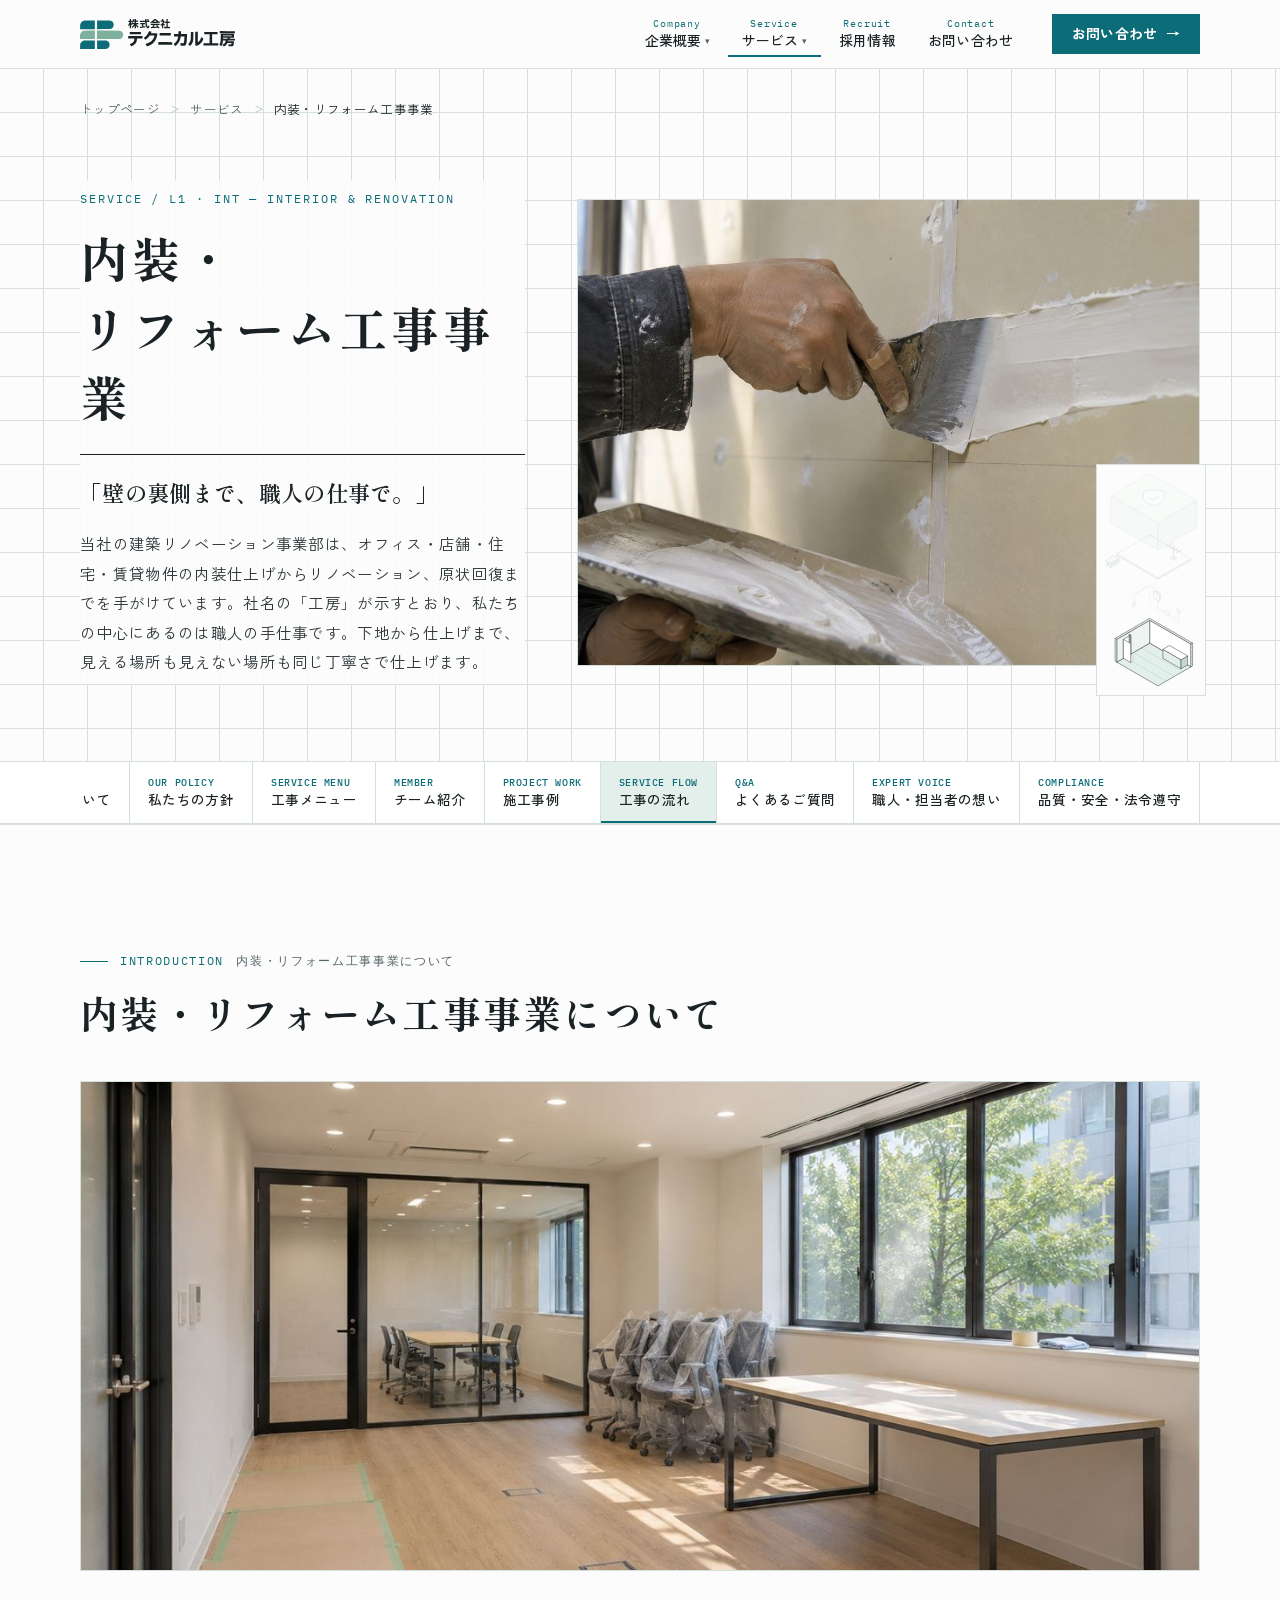
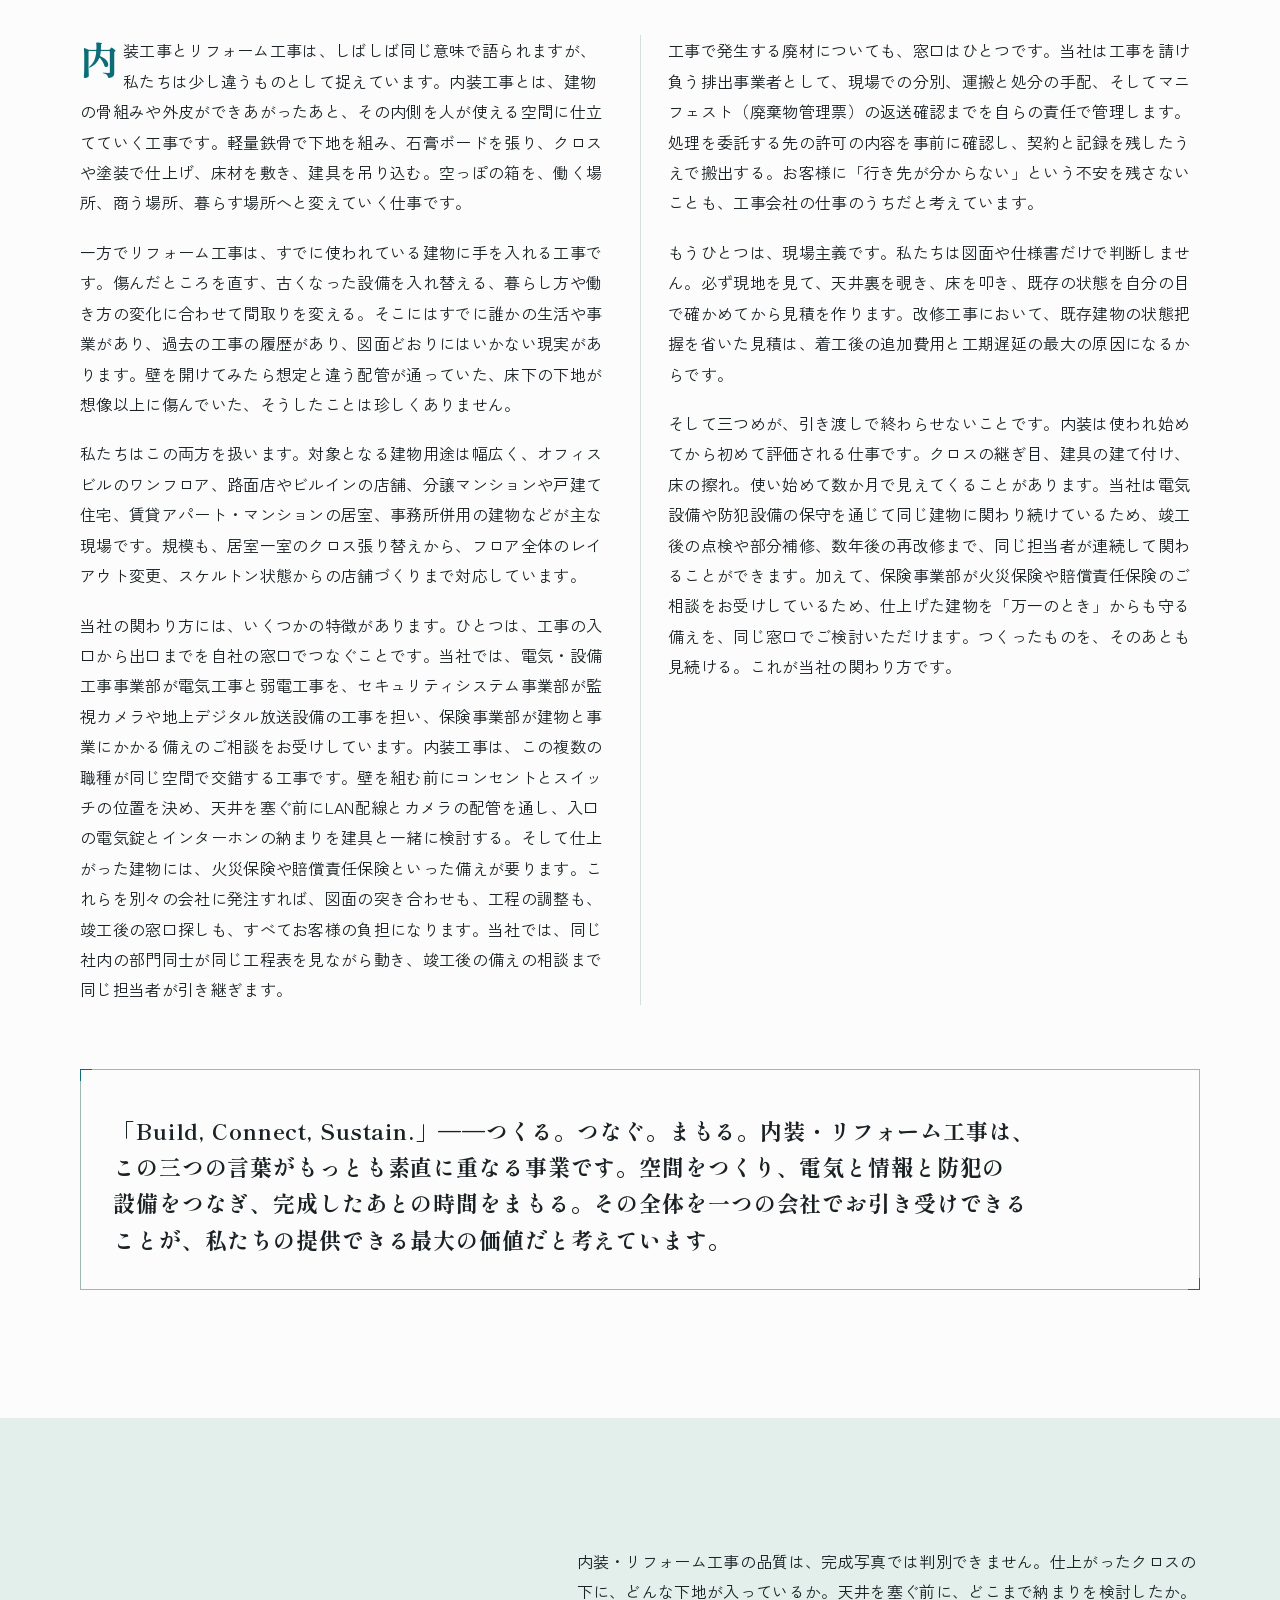
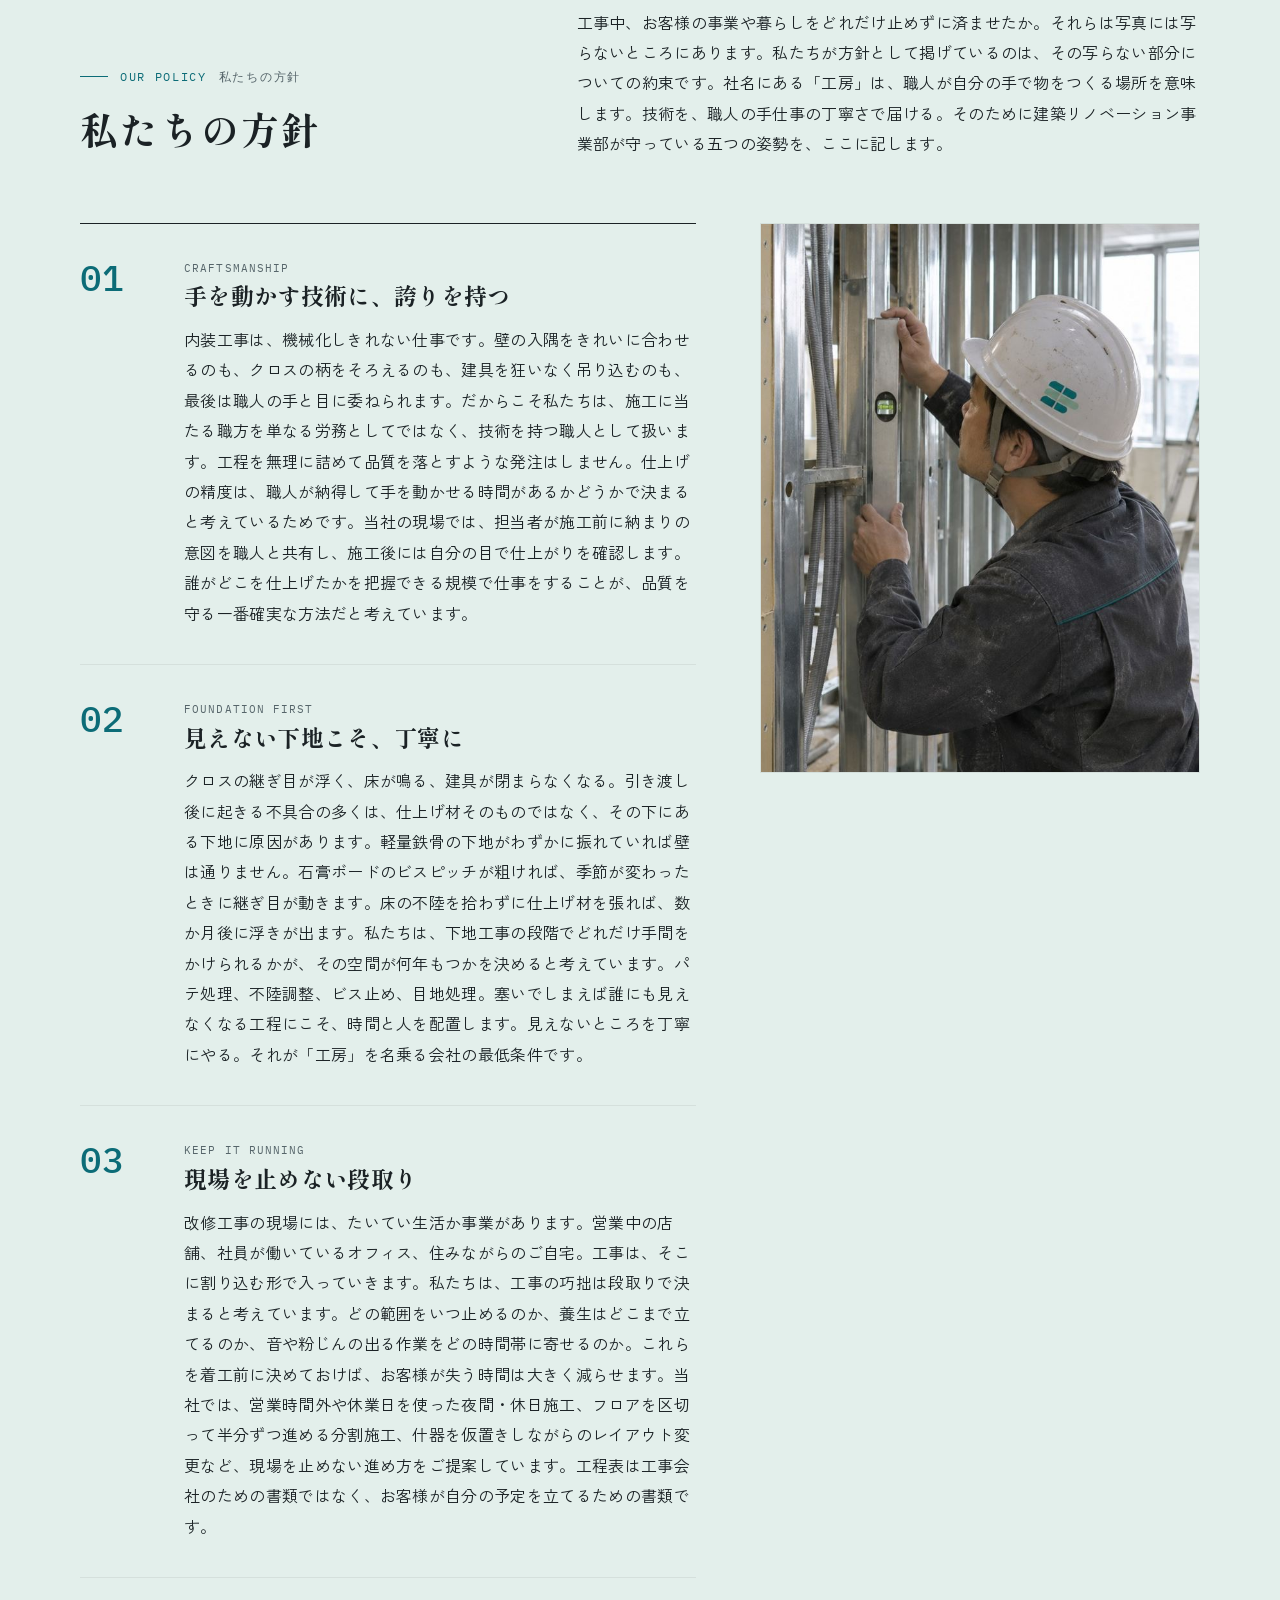
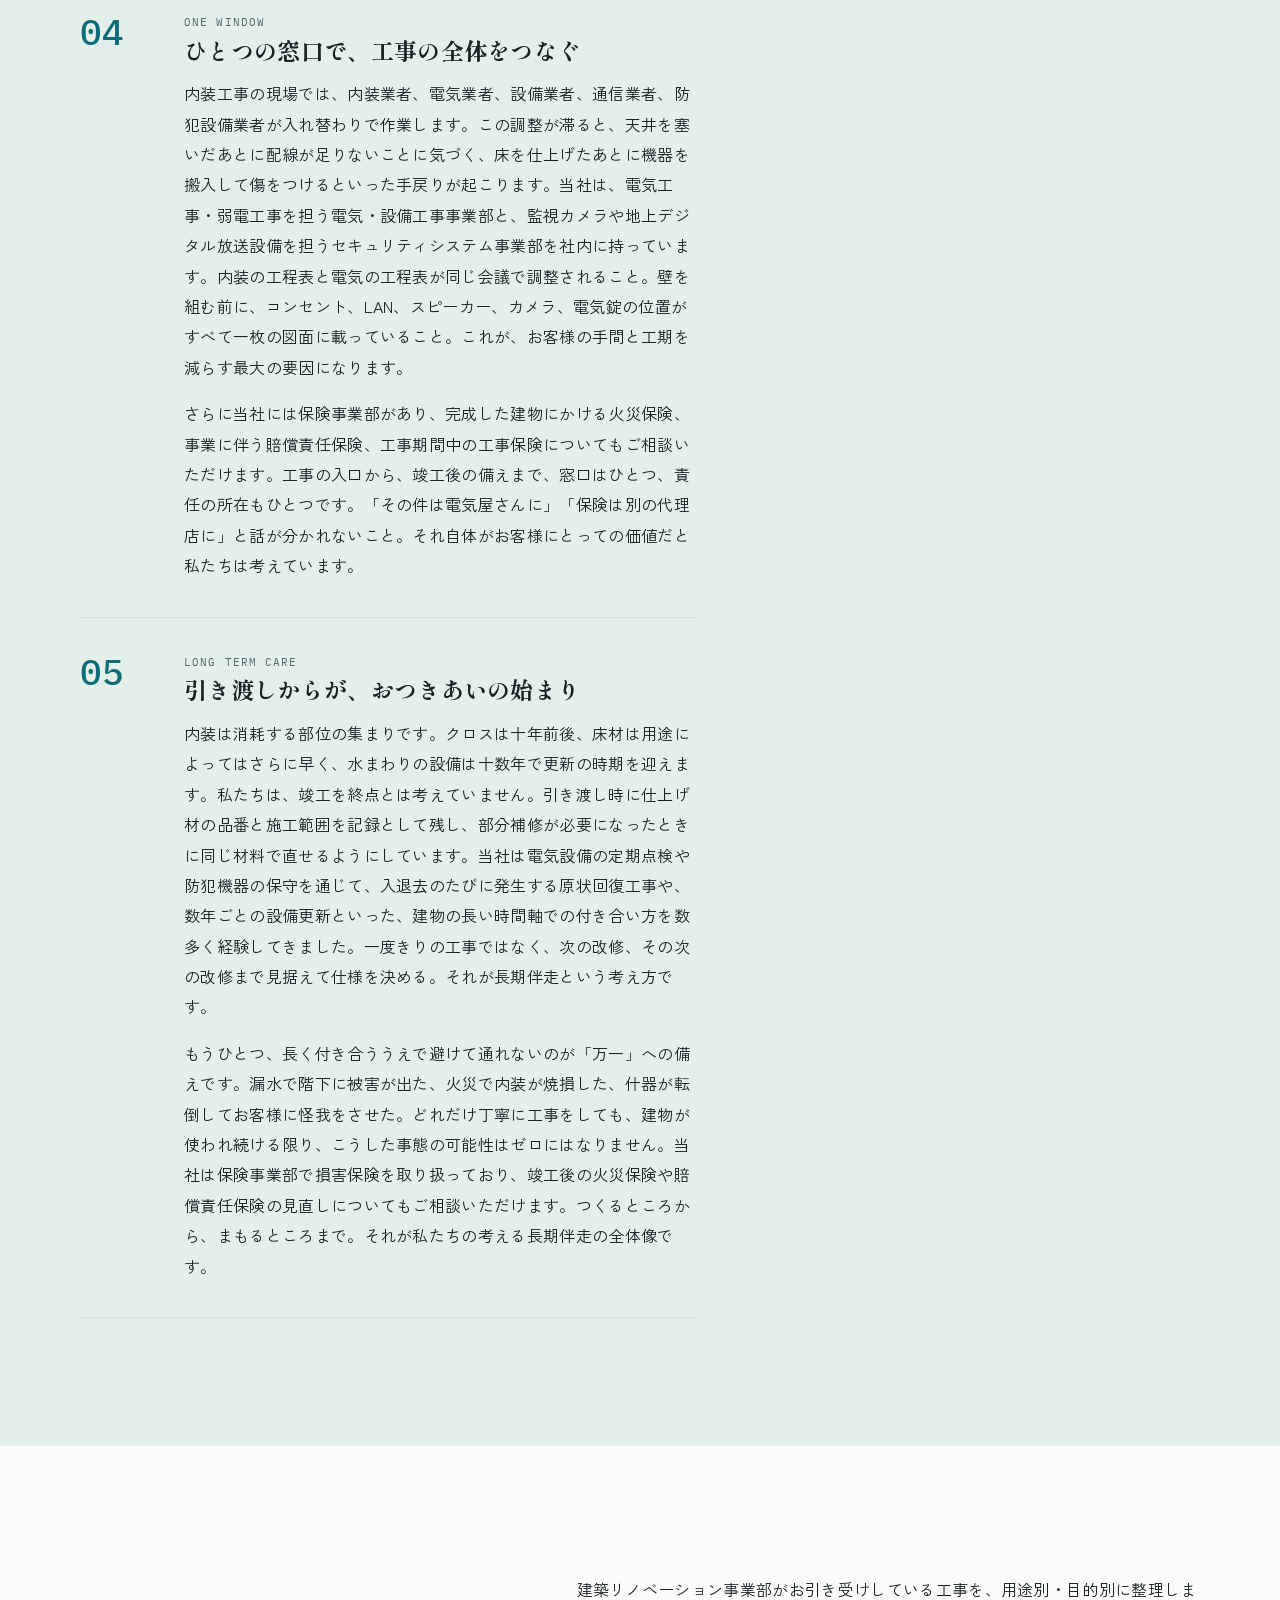
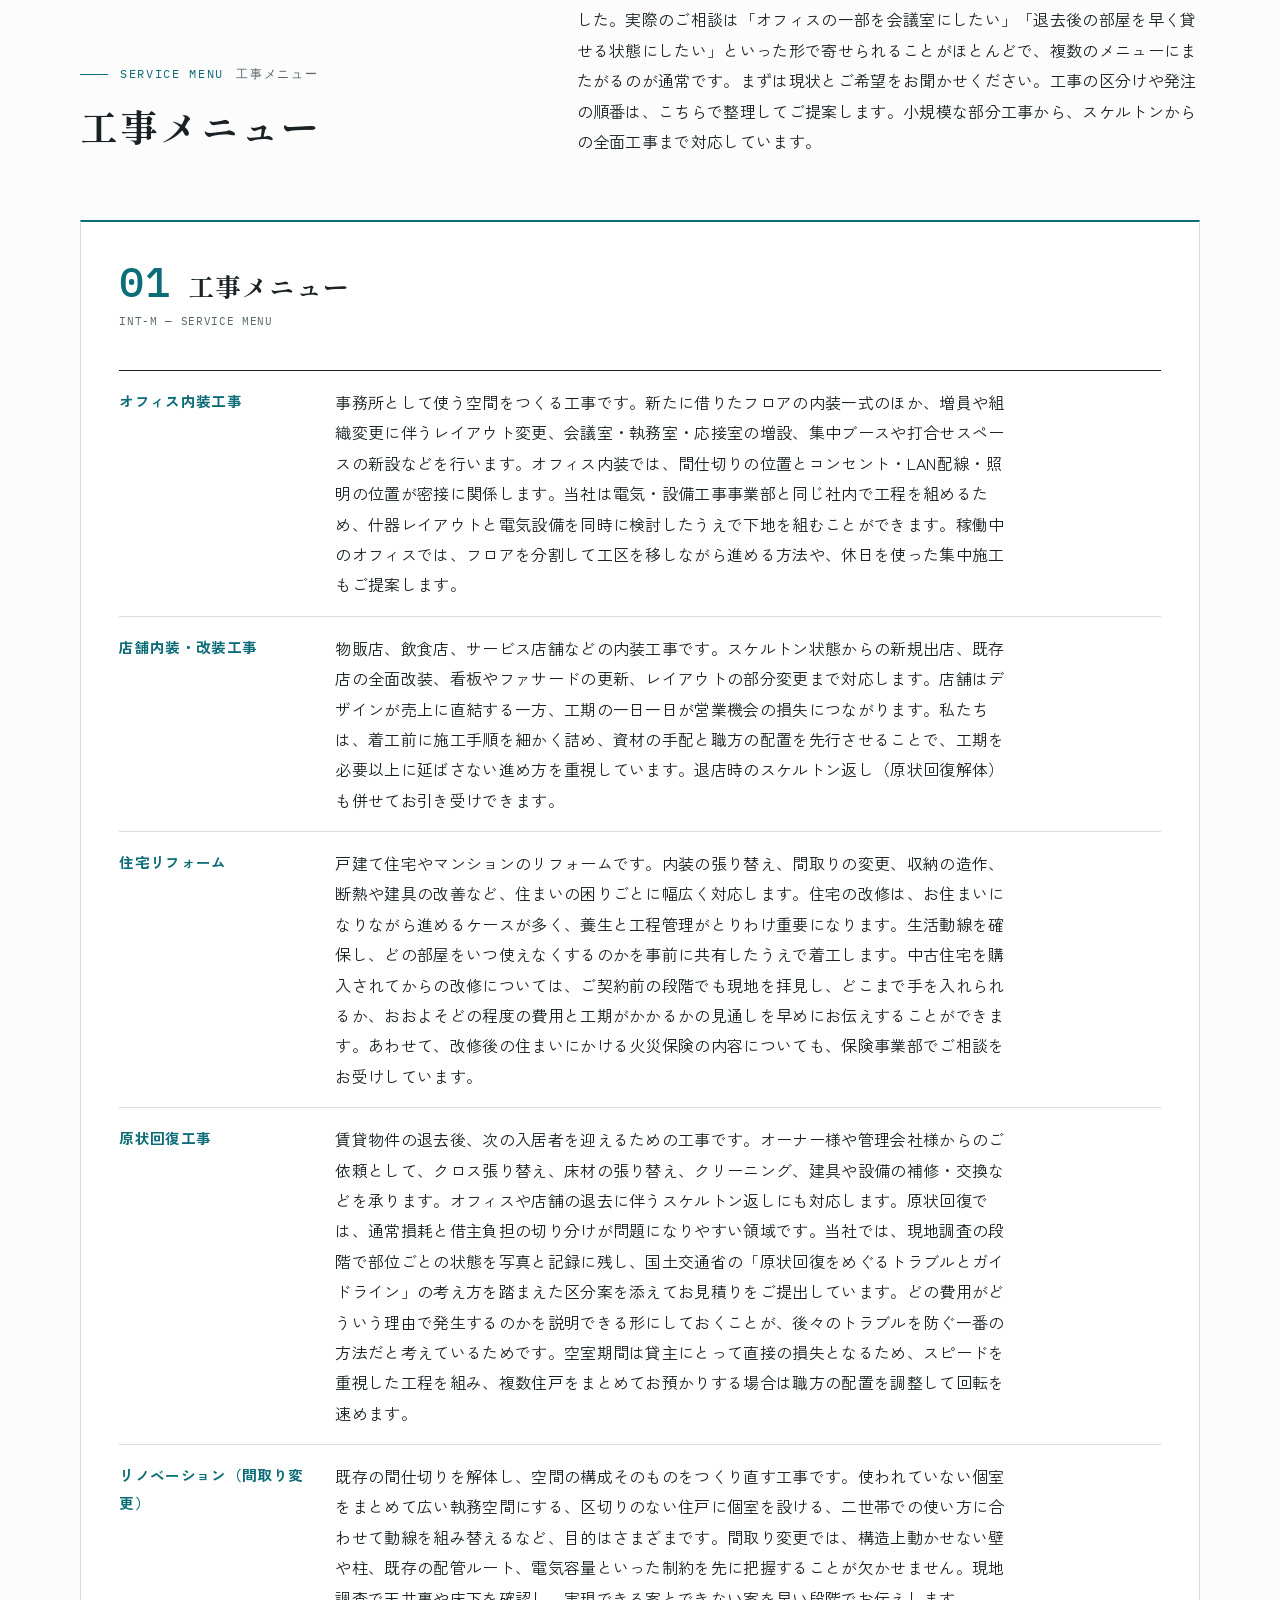
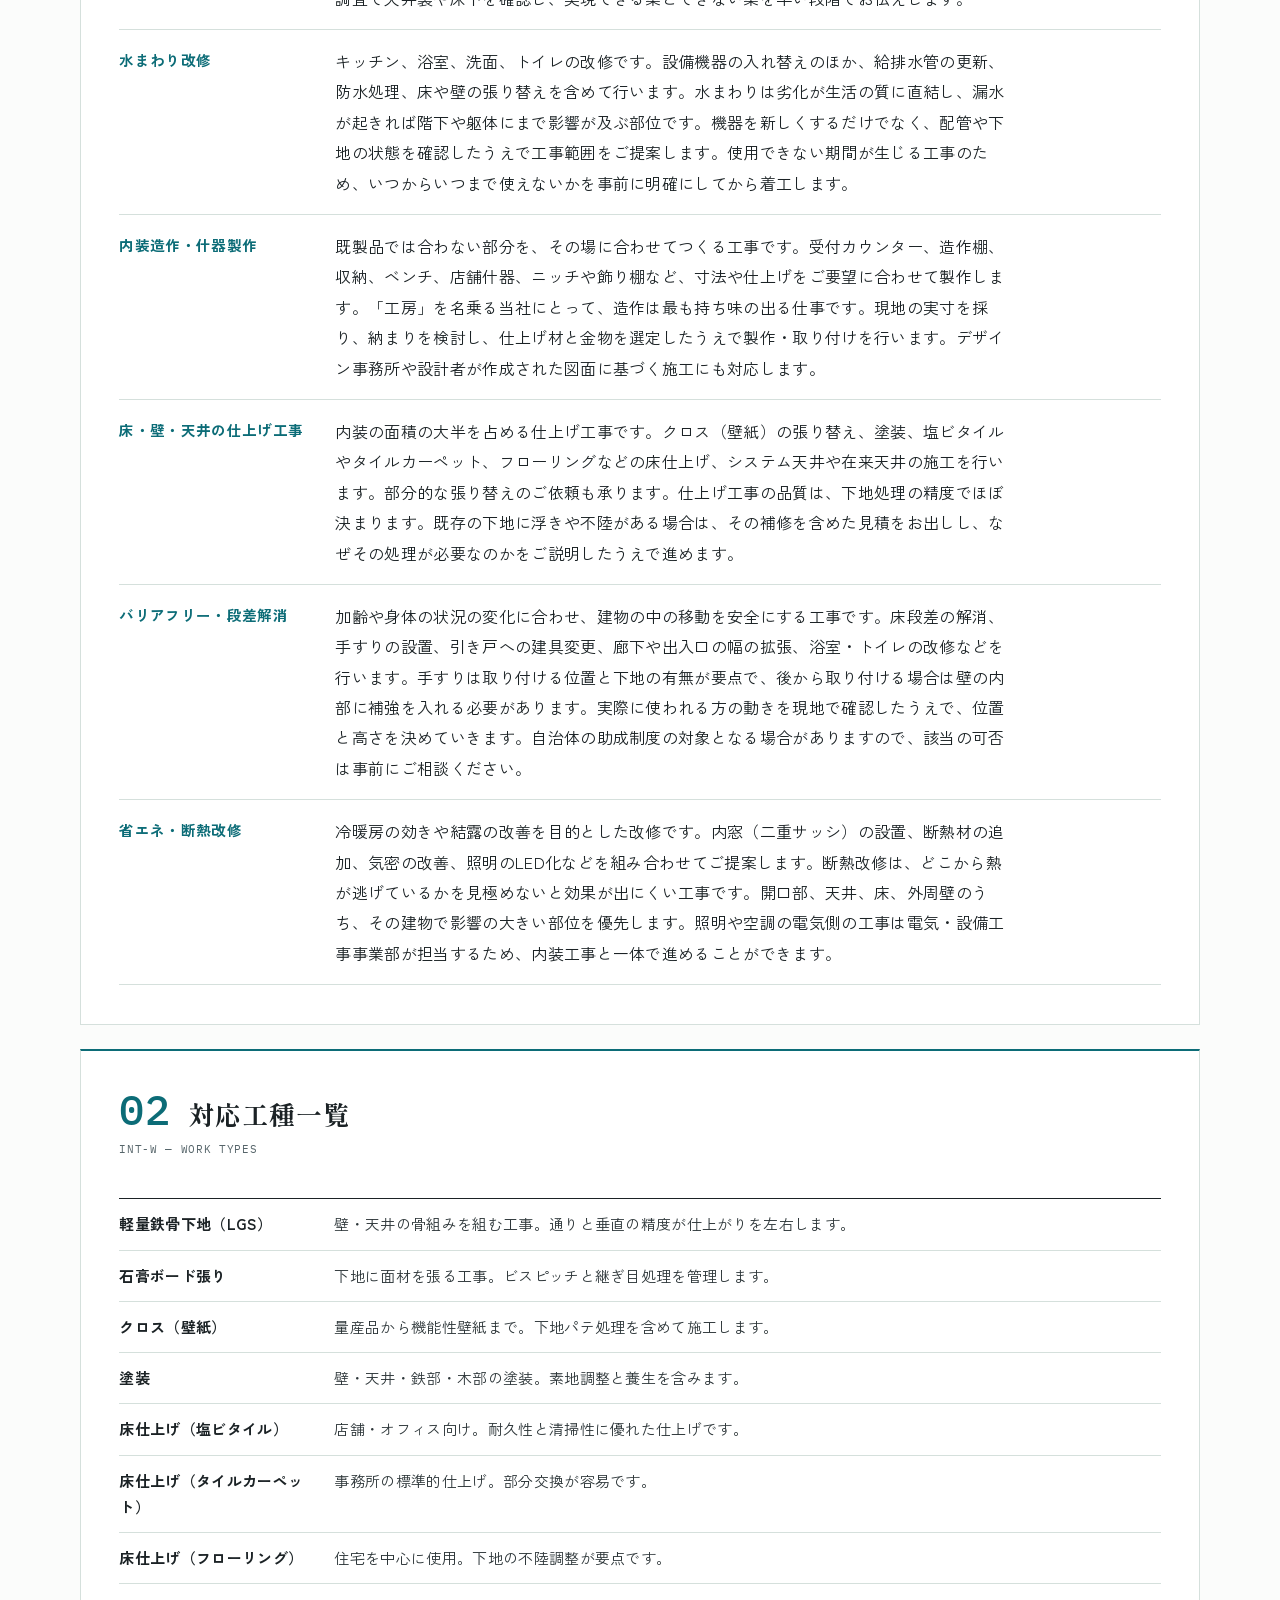
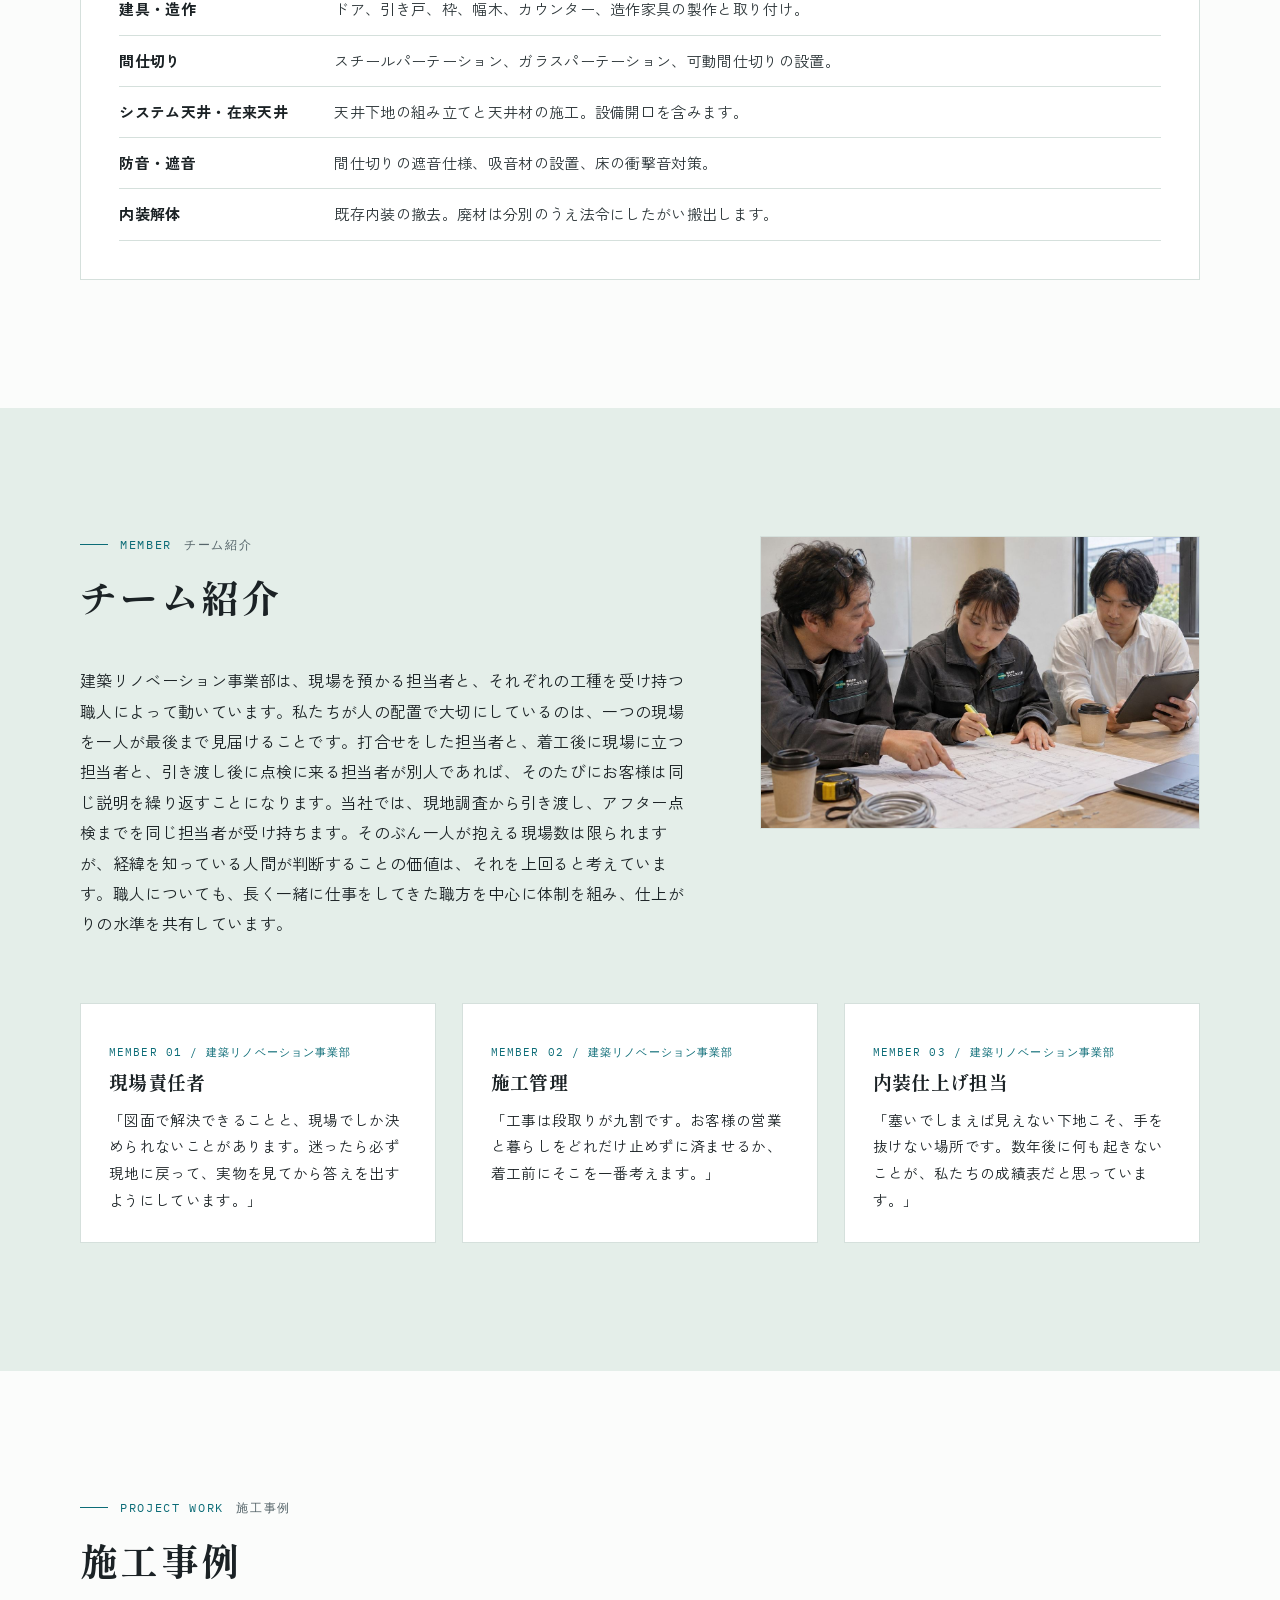
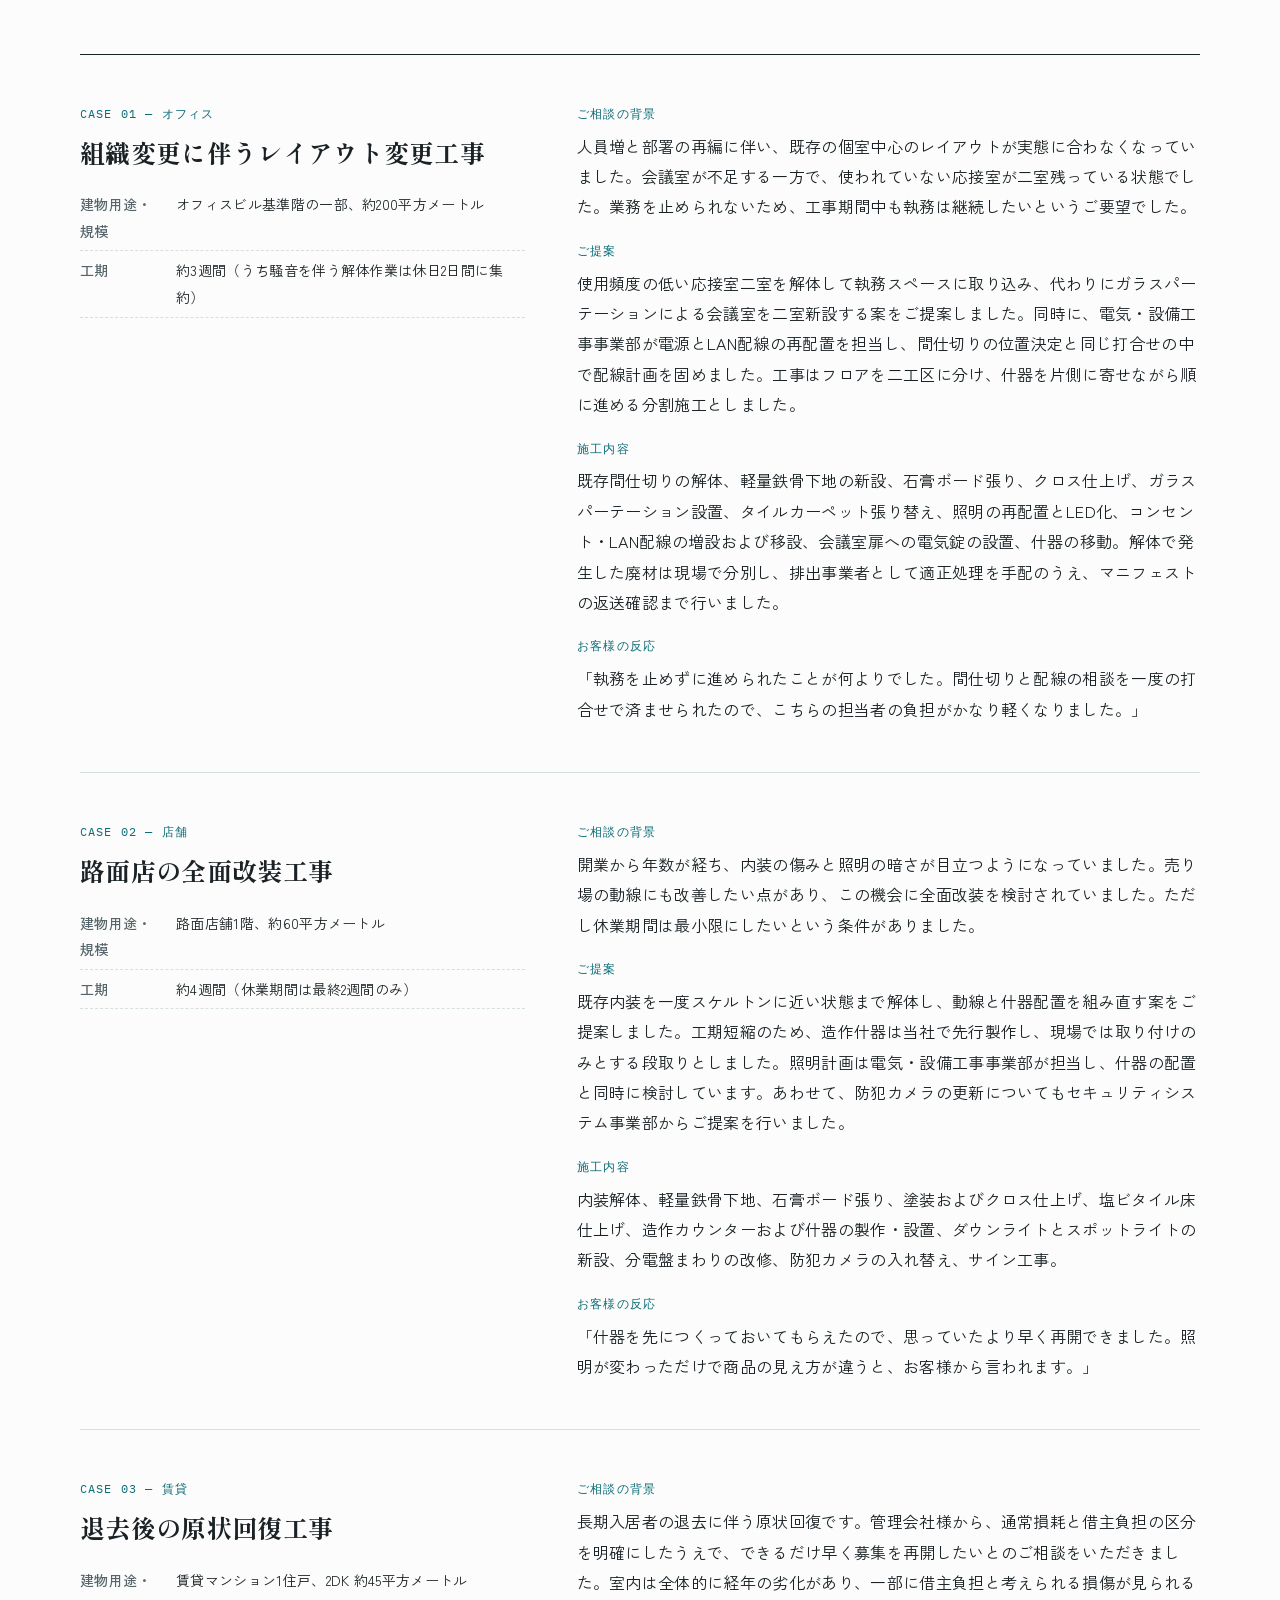
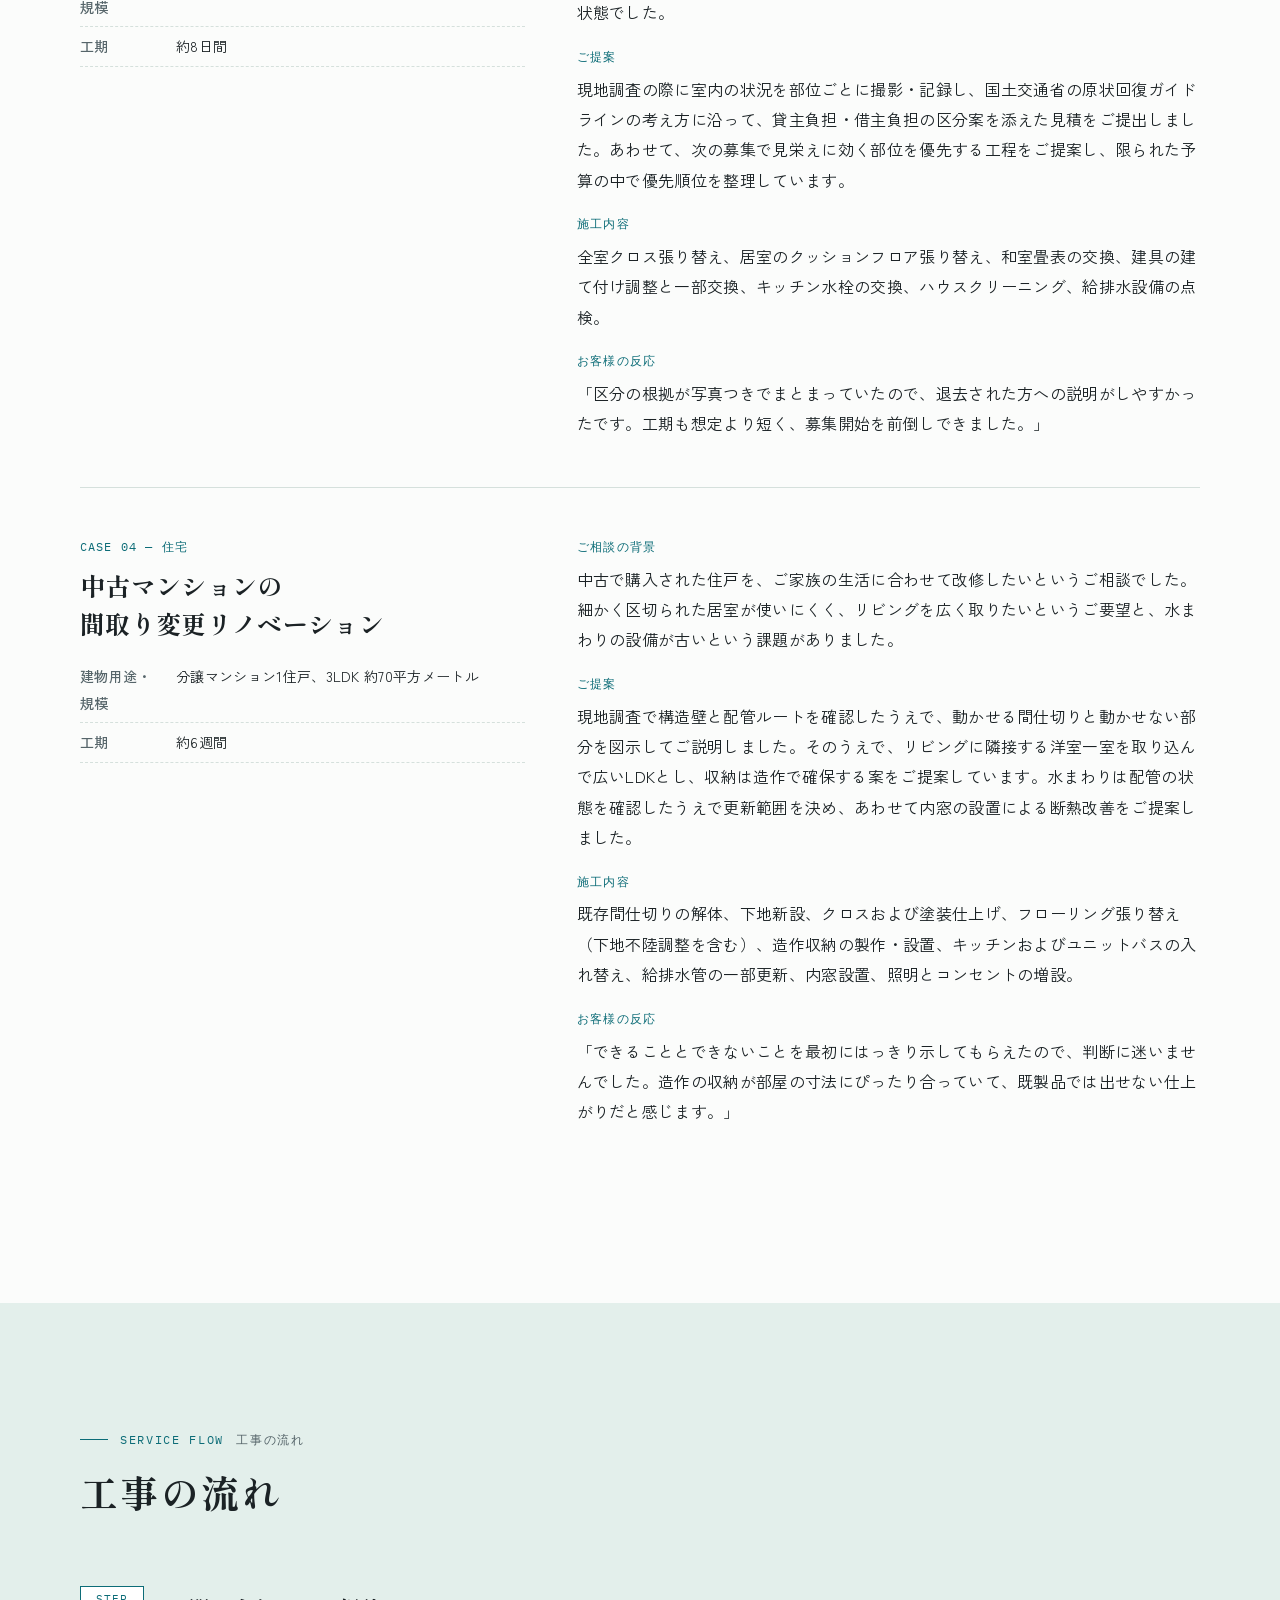
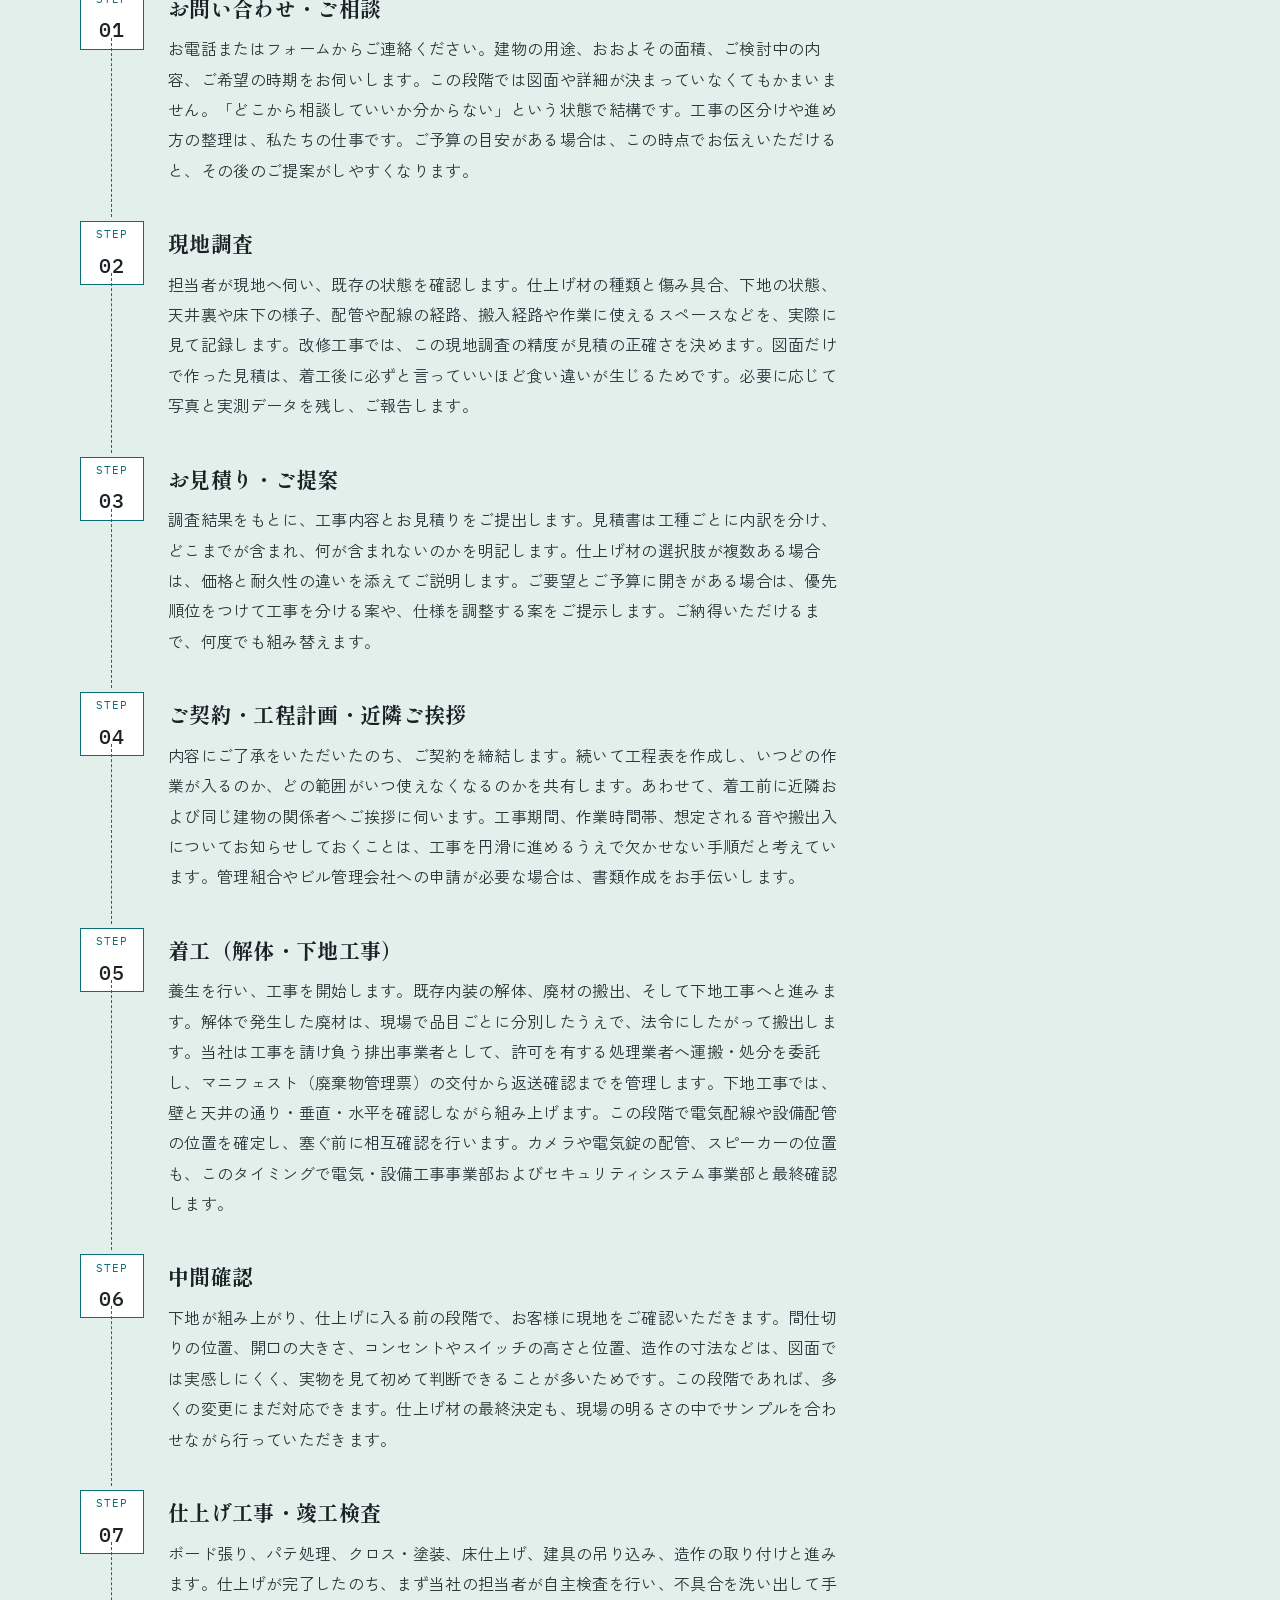
<file: service/interior.html>
<!doctype html>
<html lang="ja">
<head>
<meta charset="utf-8">
<meta name="viewport" content="width=device-width,initial-scale=1,viewport-fit=cover">
<title>内装・リフォーム工事事業｜株式会社テクニカル工房</title>
<meta name="description" content="オフィス・店舗・住宅・賃貸物件の内装仕上げからリノベーション、原状回復までを手がける、建築リノベーション事業部の内装・リフォーム工事事業をご紹介します。">
<meta name="theme-color" content="#fbfcfb">
<link rel="canonical" href="https://ychess-apptix.github.io/technicalworks-preview/service/interior.html">
<meta property="og:type" content="article">
<meta property="og:site_name" content="株式会社テクニカル工房">
<meta property="og:title" content="内装・リフォーム工事事業｜株式会社テクニカル工房">
<meta property="og:description" content="オフィス・店舗・住宅・賃貸物件の内装仕上げからリノベーション、原状回復までを手がける、建築リノベーション事業部の内装・リフォーム工事事業をご紹介します。">
<meta property="og:url" content="https://ychess-apptix.github.io/technicalworks-preview/service/interior.html">
<meta property="og:image" content="https://ychess-apptix.github.io/technicalworks-preview/assets/img/og.jpg">
<meta property="og:image:width" content="1200">
<meta property="og:image:height" content="630">
<meta property="og:locale" content="ja_JP">
<meta name="twitter:card" content="summary_large_image">
<link rel="icon" href="../favicon.ico">
<link rel="preconnect" href="https://fonts.googleapis.com">
<link rel="preconnect" href="https://fonts.gstatic.com" crossorigin>
<link rel="stylesheet" href="https://fonts.googleapis.com/css2?family=IBM+Plex+Mono:wght@400;500&amp;family=Shippori+Mincho+B1:wght@600;700&amp;family=Zen+Kaku+Gothic+New:wght@400;500;700&amp;display=swap">
<link rel="stylesheet" href="../assets/css/style.css">
</head>
<body>
<a class="vh skip" href="#main">本文へ移動</a>
<header class="hd">
 <div class="wrap hd-in">
  <a class="brand" href="../index.html"><img src="../assets/img/logo.svg" alt="株式会社テクニカル工房" width="160" height="31"></a>
  <nav class="gnav" id="gnav" aria-label="グローバルナビゲーション">
   <ul class="gl">
    <li class="dd" data-sec="company"><button class="dd-b" type="button" aria-expanded="false" aria-controls="m-co"><span class="en">Company</span><span class="lb">企業概要<i aria-hidden="true">▾</i></span></button>
     <ul class="dd-m" id="m-co"><li><a href="../company/index.html">事業部</a></li><li><a href="../company/message.html">トップメッセージ</a></li><li><a href="../company/overview.html">会社概要</a></li></ul></li>
    <li class="dd cur" data-sec="service"><button class="dd-b" type="button" aria-expanded="false" aria-controls="m-sv"><span class="en">Service</span><span class="lb">サービス<i aria-hidden="true">▾</i></span></button>
     <ul class="dd-m" id="m-sv"><li><a class="top" href="../service/index.html">SERVICE — サービス一覧</a></li><li><a href="../service/interior.html" aria-current="page">内装・リフォーム工事事業</a></li><li><a href="../service/electrical.html">電気・弱電工事事業</a></li><li><a href="../service/security.html">防犯カメラ・地上デジタル放送設備工事事業</a></li><li><a href="../service/insurance.html">保険事業</a></li></ul></li>
    <li><a href="../recruit/index.html"><span class="en">Recruit</span>採用情報</a></li>
    <li><a href="../contact/index.html"><span class="en">Contact</span>お問い合わせ</a></li>
   </ul>
  </nav>
  <a class="hd-cta" href="../contact/index.html">お問い合わせ <span aria-hidden="true">→</span></a>
  <button class="burger" type="button" aria-expanded="false" aria-controls="gnav" aria-label="メニュー"><span></span></button>
 </div>
</header>
<main id="main">
<svg class="defs" aria-hidden="true" focusable="false" width="0" height="0">
<defs>
<pattern id="hx" width="5" height="5" patternUnits="userSpaceOnUse" patternTransform="rotate(45)"><rect width="5" height="5" fill="#ffffff"/><line x1="0" y1="0" x2="0" y2="5" stroke="#9fb7b0" stroke-width="1.4"/></pattern>
<pattern id="hxd" width="4" height="4" patternUnits="userSpaceOnUse" patternTransform="rotate(45)"><rect width="4" height="4" fill="#1b2225"/><line x1="0" y1="0" x2="0" y2="4" stroke="#56656a" stroke-width="1.2"/></pattern>
<g id="ly-int"><polygon points="0,0 95.3,55 19.1,99 -76.2,44" fill="#e3efeb" stroke="#1b2225" stroke-width="1" stroke-linejoin="round"/><polyline points="-19.1,11 76.2,66" fill="none" stroke="#9fb7b0" stroke-width=".7"/><polyline points="-38.1,22 57.2,77" fill="none" stroke="#9fb7b0" stroke-width=".7"/><polyline points="-57.2,33 38.1,88" fill="none" stroke="#9fb7b0" stroke-width=".7"/><polyline points="-43.8,25.3 -40,28.2 -37.5,31.6 -36.7,35.2 -37.5,38.8 -40,42.2 -43.8,45.1" fill="none" stroke="#56656a" stroke-width=".8" stroke-dasharray="2 2"/><polygon points="0,0 95.3,55 95.3,2.2 0,-52.8" fill="#ffffff" stroke="#1b2225" stroke-width="1" stroke-linejoin="round"/><path d="M0,0L-76.2,44L-76.2,-8.8L0,-52.8ZM-43.8,25.3L-43.8,-18.7L-61,-8.8L-61,35.2Z" fill="#eef4f2" fill-rule="evenodd" stroke="#1b2225" stroke-width="1" stroke-linejoin="round"/><polygon points="-43.8,25.3 -47.6,23.1 -47.6,-20.9 -43.8,-18.7" fill="#9fb7b0" stroke="#1b2225" stroke-width="1" stroke-linejoin="round"/><polygon points="0,-57.2 99.1,0 95.3,2.2 0,-52.8 -76.2,-8.8 -80,-11" fill="url(#hx)" stroke="#1b2225" stroke-width="1" stroke-linejoin="round"/><polygon points="95.3,55 99.1,52.8 99.1,0 95.3,2.2" fill="url(#hx)" stroke="#1b2225" stroke-width="1" stroke-linejoin="round"/><polygon points="-76.2,44 -80,41.8 -80,-11 -76.2,-8.8" fill="url(#hx)" stroke="#1b2225" stroke-width="1" stroke-linejoin="round"/><polygon points="-61,35.2 -43.8,45.1 -43.8,1.1 -61,-8.8" fill="#ffffff" stroke="#1b2225" stroke-width="1" stroke-linejoin="round"/><polygon points="30.5,35.2 72.4,59.4 72.4,38.5 30.5,14.3" fill="#e3efeb" stroke="#1b2225" stroke-width="1" stroke-linejoin="round"/><polygon points="87.6,50.6 72.4,59.4 72.4,38.5 87.6,29.7" fill="#c5d8d1" stroke="#1b2225" stroke-width="1" stroke-linejoin="round"/><polygon points="45.7,5.5 87.6,29.7 72.4,38.5 30.5,14.3" fill="#ffffff" stroke="#1b2225" stroke-width="1" stroke-linejoin="round"/></g>
<g id="ly-ele"><polygon points="0,0 95.3,55 95.3,2.2 0,-52.8" fill="none" stroke="#c9d6d2" stroke-width="1"/><polygon points="0,0 -76.2,44 -76.2,-8.8 0,-52.8" fill="none" stroke="#c9d6d2" stroke-width="1"/><polyline points="24.8,-24.2 87.6,12.1 87.6,-2.2" fill="none" stroke="#7eb09d" stroke-width="1.8" stroke-dasharray="2 3"/><polyline points="18.1,-18.2 18.1,2.8 36.2,13.2" fill="none" stroke="#0c6c77" stroke-width="1.8" stroke-dasharray="5 3"/><polyline points="43.8,17.6 66.7,30.8 66.7,14.3" fill="none" stroke="#0c6c77" stroke-width="1.8" stroke-dasharray="5 3"/><polyline points="18.1,-33.5 18.1,-38 0,-48.4 -36.2,-27.5 -36.2,-9.9" fill="none" stroke="#0c6c77" stroke-width="1.8" stroke-dasharray="5 3"/><polygon points="36.2,16.5 43.8,20.9 43.8,13.2 36.2,8.8" fill="#ffffff" stroke="#1b2225" stroke-width="1" stroke-linejoin="round"/><polygon points="62.9,12.1 70.5,16.5 70.5,8.8 62.9,4.4" fill="#ffffff" stroke="#1b2225" stroke-width="1" stroke-linejoin="round"/><polygon points="-33.3,-2.8 -39.1,0.5 -39.1,-8.2 -33.3,-11.5" fill="#ffffff" stroke="#1b2225" stroke-width="1" stroke-linejoin="round"/><polygon points="24.8,-14.3 22.5,-13 22.5,-28.4 24.8,-29.7" fill="#c5d8d1" stroke="#1b2225" stroke-width="1" stroke-linejoin="round"/><polygon points="11.4,-37.4 24.8,-29.7 22.5,-28.4 9.1,-36.1" fill="#e3efeb" stroke="#1b2225" stroke-width="1" stroke-linejoin="round"/><polygon points="9.1,-20.7 22.5,-13 22.5,-28.4 9.1,-36.1" fill="#ffffff" stroke="#1b2225" stroke-width="1" stroke-linejoin="round"/><polyline points="15.8,-18.6 15.8,-30.5" fill="none" stroke="#1b2225" stroke-width=".7"/></g>
<g id="ly-sec"><polygon points="-76.2,-8.8 19.1,46.2 19.1,42.9 -76.2,-12.1" fill="#e3efeb" stroke="#1b2225" stroke-width="1" stroke-linejoin="round"/><polygon points="95.3,2.2 19.1,46.2 19.1,42.9 95.3,-1.1" fill="#c5d8d1" stroke="#1b2225" stroke-width="1" stroke-linejoin="round"/><polygon points="0,-56.1 95.3,-1.1 19.1,42.9 -76.2,-12.1" fill="#ffffff" stroke="#1b2225" stroke-width="1" stroke-linejoin="round"/><polygon points="55.3,-6.6 62.9,-2.2 55.3,2.2 47.6,-2.2" fill="#d5e0dc" stroke="#1b2225" stroke-width="1" stroke-linejoin="round"/><polyline points="55.3,-2.2 55.3,-28.6" fill="none" stroke="#1b2225" stroke-width="1.4" stroke-linecap="round"/><polyline points="41.9,-33 70.5,-16.5" fill="none" stroke="#1b2225" stroke-width="1.4" stroke-linecap="round"/><polyline points="55.3,-37.4 34.3,-25.3" fill="none" stroke="#1b2225" stroke-width="1.4" stroke-linecap="round"/><polyline points="58.1,-30.2 46.7,-23.7" fill="none" stroke="#1b2225" stroke-width="1.4" stroke-linecap="round"/><polyline points="65.7,-25.8 54.3,-19.2" fill="none" stroke="#1b2225" stroke-width="1.4" stroke-linecap="round"/><polyline points="73.4,-21.5 61.9,-14.9" fill="none" stroke="#1b2225" stroke-width="1.4" stroke-linecap="round"/><polyline points="-82.9,-1.7 -82.9,-6" fill="none" stroke="#1b2225" stroke-width="1.6"/><polygon points="-82.9,-8.3 -71.4,-1.7 -90.5,9.3 -101.9,2.8" fill="#e3efeb" stroke="#1b2225" stroke-width="1" stroke-linejoin="round"/><polygon points="-71.4,8.2 -90.5,19.2 -90.5,9.3 -71.4,-1.7" fill="#7eb09d" stroke="#1b2225" stroke-width="1" stroke-linejoin="round"/><polygon points="-101.9,12.7 -90.5,19.2 -90.5,9.3 -101.9,2.8" fill="#ffffff" stroke="#1b2225" stroke-width="1" stroke-linejoin="round"/><circle cx="-96.2" cy="11" r="2.8" fill="#1b2225"/><path d="M-96.2,11L-137.2,66M-96.2,11L-87.6,85.8" fill="none" stroke="#7eb09d" stroke-width="1" stroke-dasharray="3 3"/></g>
<g id="ly-ins"><path d="M0,-7.7L108.6,55M0,-7.7L-89.5,44M0,-7.7L0,-70.4" fill="none" stroke="#7eb09d" stroke-width="1" stroke-dasharray="3 3"/><polygon points="-89.5,44 19.1,106.7 19.1,44 -89.5,-18.7" fill="#7eb09d" fill-opacity=".22" stroke="#7eb09d" stroke-width="1.6" stroke-linejoin="round"/><polygon points="108.6,55 19.1,106.7 19.1,44 108.6,-7.7" fill="#7eb09d" fill-opacity=".34" stroke="#7eb09d" stroke-width="1.6" stroke-linejoin="round"/><polygon points="0,-70.4 108.6,-7.7 19.1,44 -89.5,-18.7" fill="#7eb09d" fill-opacity=".12" stroke="#7eb09d" stroke-width="1.6" stroke-linejoin="round"/><polygon points="-14.7,-28.8 9.5,-32.6 33.8,-28.8 33.8,-11.6 24.3,-1.5 9.5,4.7 -5.3,-1.5 -14.7,-11.6" fill="#ffffff" stroke="#0c6c77" stroke-width="1.3" stroke-linejoin="round"/><polyline points="-1.8,-13.2 6.8,-7.3 21.7,-18.6" fill="none" stroke="#0c6c77" stroke-width="1.8" stroke-linecap="round" stroke-linejoin="round"/></g>
</defs>
</svg>

<!-- ===== Page hero ===== -->
<section class="ph" aria-labelledby="ph-h">
 <div class="wrap">
  <ol class="crumb" aria-label="パンくずリスト"><li><a href="../index.html">トップページ</a></li><li><a href="../service/index.html">サービス</a></li><li><span aria-current="page">内装・リフォーム工事事業</span></li></ol>
  <div class="ph-g">
   <div class="ph-t">
    <p class="ph-code">SERVICE / L1 · INT — INTERIOR &amp; RENOVATION</p>
    <h1 class="ph-h" id="ph-h">内装・リフォーム工事事業</h1>
    <p class="ph-catch">「壁の裏側まで、職人の仕事で。」</p>
    <p class="ph-lead">当社の建築リノベーション事業部は、オフィス・店舗・住宅・賃貸物件の内装仕上げからリノベーション、原状回復までを手がけています。社名の「工房」が示すとおり、私たちの中心にあるのは職人の手仕事です。下地から仕上げまで、見える場所も見えない場所も同じ丁寧さで仕上げます。</p>
   </div>
   <div class="ph-fig">
    <figure class="photo" data-src="../assets/img/int.jpg" data-ratio="4/3">
     <figcaption class="photo-note"><b>INT</b> 石膏ボードの継ぎ目をパテで仕上げる職人の手元</figcaption>
    </figure>
<svg class="thumb" viewBox="-108 -398 222 504" aria-hidden="true" focusable="false"><use href="#ly-int" class="on"/><use href="#ly-ele" transform="translate(0,-84)"/><use href="#ly-sec" transform="translate(0,-194)"/><use href="#ly-ins" transform="translate(0,-322)"/></svg>
   </div>
  </div>
 </div>
</section>

<nav class="lnav" aria-label="ページ内リンク">
 <div class="wrap"><ul>
  <li><a href="#intro"><span class="mono">INTRODUCTION</span>内装・リフォーム工事事業について</a></li>
  <li><a href="#policy"><span class="mono">OUR POLICY</span>私たちの方針</a></li>
  <li><a href="#menu"><span class="mono">SERVICE MENU</span>工事メニュー</a></li>
  <li><a href="#member"><span class="mono">MEMBER</span>チーム紹介</a></li>
  <li><a href="#works"><span class="mono">PROJECT WORK</span>施工事例</a></li>
  <li><a href="#flow"><span class="mono">SERVICE FLOW</span>工事の流れ</a></li>
  <li><a href="#faq"><span class="mono">Q&amp;A</span>よくあるご質問</a></li>
  <li><a href="#voice"><span class="mono">EXPERT VOICE</span>職人・担当者の想い</a></li>
  <li><a href="#compliance"><span class="mono">COMPLIANCE</span>品質・安全・法令遵守</a></li>
 </ul></div>
</nav>

<!-- ===== Introduction ===== -->
<section class="sec" id="intro" aria-labelledby="intro-h">
 <div class="wrap">
  <p class="eyebrow">INTRODUCTION <span>内装・リフォーム工事事業について</span></p>
  <h2 class="sec-h" id="intro-h">内装・リフォーム工事事業について</h2>
  <figure class="photo mt-m" data-src="../assets/img/finish.jpg" data-ratio="16/7">
   <figcaption class="photo-note"><b>FINISH</b> 引き渡し前日の、改装を終えたオフィス</figcaption>
  </figure>
  <div class="prose-2 drop mt-l">
   <p>内装工事とリフォーム工事は、しばしば同じ意味で語られますが、私たちは少し違うものとして捉えています。内装工事とは、建物の骨組みや外皮ができあがったあと、その内側を人が使える空間に仕立てていく工事です。軽量鉄骨で下地を組み、石膏ボードを張り、クロスや塗装で仕上げ、床材を敷き、建具を吊り込む。空っぽの箱を、働く場所、商う場所、暮らす場所へと変えていく仕事です。</p>
   <p>一方でリフォーム工事は、すでに使われている建物に手を入れる工事です。傷んだところを直す、古くなった設備を入れ替える、暮らし方や働き方の変化に合わせて間取りを変える。そこにはすでに誰かの生活や事業があり、過去の工事の履歴があり、図面どおりにはいかない現実があります。壁を開けてみたら想定と違う配管が通っていた、床下の下地が想像以上に傷んでいた、そうしたことは珍しくありません。</p>
   <p>私たちはこの両方を扱います。対象となる建物用途は幅広く、オフィスビルのワンフロア、路面店やビルインの店舗、分譲マンションや戸建て住宅、賃貸アパート・マンションの居室、事務所併用の建物などが主な現場です。規模も、居室一室のクロス張り替えから、フロア全体のレイアウト変更、スケルトン状態からの店舗づくりまで対応しています。</p>
   <p>当社の関わり方には、いくつかの特徴があります。ひとつは、工事の入口から出口までを自社の窓口でつなぐことです。当社では、電気・設備工事事業部が電気工事と弱電工事を、セキュリティシステム事業部が監視カメラや地上デジタル放送設備の工事を担い、保険事業部が建物と事業にかかる備えのご相談をお受けしています。内装工事は、この複数の職種が同じ空間で交錯する工事です。壁を組む前にコンセントとスイッチの位置を決め、天井を塞ぐ前にLAN配線とカメラの配管を通し、入口の電気錠とインターホンの納まりを建具と一緒に検討する。そして仕上がった建物には、火災保険や賠償責任保険といった備えが要ります。これらを別々の会社に発注すれば、図面の突き合わせも、工程の調整も、竣工後の窓口探しも、すべてお客様の負担になります。当社では、同じ社内の部門同士が同じ工程表を見ながら動き、竣工後の備えの相談まで同じ担当者が引き継ぎます。</p>
   <p>工事で発生する廃材についても、窓口はひとつです。当社は工事を請け負う排出事業者として、現場での分別、運搬と処分の手配、そしてマニフェスト（廃棄物管理票）の返送確認までを自らの責任で管理します。処理を委託する先の許可の内容を事前に確認し、契約と記録を残したうえで搬出する。お客様に「行き先が分からない」という不安を残さないことも、工事会社の仕事のうちだと考えています。</p>
   <p>もうひとつは、現場主義です。私たちは図面や仕様書だけで判断しません。必ず現地を見て、天井裏を覗き、床を叩き、既存の状態を自分の目で確かめてから見積を作ります。改修工事において、既存建物の状態把握を省いた見積は、着工後の追加費用と工期遅延の最大の原因になるからです。</p>
   <p>そして三つめが、引き渡しで終わらせないことです。内装は使われ始めてから初めて評価される仕事です。クロスの継ぎ目、建具の建て付け、床の擦れ。使い始めて数か月で見えてくることがあります。当社は電気設備や防犯設備の保守を通じて同じ建物に関わり続けているため、竣工後の点検や部分補修、数年後の再改修まで、同じ担当者が連続して関わることができます。加えて、保険事業部が火災保険や賠償責任保険のご相談をお受けしているため、仕上げた建物を「万一のとき」からも守る備えを、同じ窓口でご検討いただけます。つくったものを、そのあとも見続ける。これが当社の関わり方です。</p>
  </div>
  <div class="box mt-l"><p class="q-big" style="font-size:clamp(18px,2vw,22px)">「Build, Connect, Sustain.」――つくる。つなぐ。まもる。内装・リフォーム工事は、この三つの言葉がもっとも素直に重なる事業です。空間をつくり、電気と情報と防犯の設備をつなぎ、完成したあとの時間をまもる。その全体を一つの会社でお引き受けできることが、私たちの提供できる最大の価値だと考えています。</p></div>
 </div>
</section>

<!-- ===== Our Policy ===== -->
<section class="sec band-pale" id="policy" aria-labelledby="pol-h">
 <div class="wrap">
  <div class="sh">
   <div>
    <p class="eyebrow">OUR POLICY <span>私たちの方針</span></p>
    <h2 class="sec-h" id="pol-h">私たちの方針</h2>
   </div>
   <p class="lead">内装・リフォーム工事の品質は、完成写真では判別できません。仕上がったクロスの下に、どんな下地が入っているか。天井を塞ぐ前に、どこまで納まりを検討したか。工事中、お客様の事業や暮らしをどれだけ止めずに済ませたか。それらは写真には写らないところにあります。私たちが方針として掲げているのは、その写らない部分についての約束です。社名にある「工房」は、職人が自分の手で物をつくる場所を意味します。技術を、職人の手仕事の丁寧さで届ける。そのために建築リノベーション事業部が守っている五つの姿勢を、ここに記します。</p>
  </div>
  <div class="split mt-l">
   <ol class="policy">
    <li><div><h3><small>CRAFTSMANSHIP</small>手を動かす技術に、誇りを持つ</h3><p>内装工事は、機械化しきれない仕事です。壁の入隅をきれいに合わせるのも、クロスの柄をそろえるのも、建具を狂いなく吊り込むのも、最後は職人の手と目に委ねられます。だからこそ私たちは、施工に当たる職方を単なる労務としてではなく、技術を持つ職人として扱います。工程を無理に詰めて品質を落とすような発注はしません。仕上げの精度は、職人が納得して手を動かせる時間があるかどうかで決まると考えているためです。当社の現場では、担当者が施工前に納まりの意図を職人と共有し、施工後には自分の目で仕上がりを確認します。誰がどこを仕上げたかを把握できる規模で仕事をすることが、品質を守る一番確実な方法だと考えています。</p></div></li>
    <li><div><h3><small>FOUNDATION FIRST</small>見えない下地こそ、丁寧に</h3><p>クロスの継ぎ目が浮く、床が鳴る、建具が閉まらなくなる。引き渡し後に起きる不具合の多くは、仕上げ材そのものではなく、その下にある下地に原因があります。軽量鉄骨の下地がわずかに振れていれば壁は通りません。石膏ボードのビスピッチが粗ければ、季節が変わったときに継ぎ目が動きます。床の不陸を拾わずに仕上げ材を張れば、数か月後に浮きが出ます。私たちは、下地工事の段階でどれだけ手間をかけられるかが、その空間が何年もつかを決めると考えています。パテ処理、不陸調整、ビス止め、目地処理。塞いでしまえば誰にも見えなくなる工程にこそ、時間と人を配置します。見えないところを丁寧にやる。それが「工房」を名乗る会社の最低条件です。</p></div></li>
    <li><div><h3><small>KEEP IT RUNNING</small>現場を止めない段取り</h3><p>改修工事の現場には、たいてい生活か事業があります。営業中の店舗、社員が働いているオフィス、住みながらのご自宅。工事は、そこに割り込む形で入っていきます。私たちは、工事の巧拙は段取りで決まると考えています。どの範囲をいつ止めるのか、養生はどこまで立てるのか、音や粉じんの出る作業をどの時間帯に寄せるのか。これらを着工前に決めておけば、お客様が失う時間は大きく減らせます。当社では、営業時間外や休業日を使った夜間・休日施工、フロアを区切って半分ずつ進める分割施工、什器を仮置きしながらのレイアウト変更など、現場を止めない進め方をご提案しています。工程表は工事会社のための書類ではなく、お客様が自分の予定を立てるための書類です。</p></div></li>
    <li><div><h3><small>ONE WINDOW</small>ひとつの窓口で、工事の全体をつなぐ</h3><p>内装工事の現場では、内装業者、電気業者、設備業者、通信業者、防犯設備業者が入れ替わりで作業します。この調整が滞ると、天井を塞いだあとに配線が足りないことに気づく、床を仕上げたあとに機器を搬入して傷をつけるといった手戻りが起こります。当社は、電気工事・弱電工事を担う電気・設備工事事業部と、監視カメラや地上デジタル放送設備を担うセキュリティシステム事業部を社内に持っています。内装の工程表と電気の工程表が同じ会議で調整されること。壁を組む前に、コンセント、LAN、スピーカー、カメラ、電気錠の位置がすべて一枚の図面に載っていること。これが、お客様の手間と工期を減らす最大の要因になります。</p><p>さらに当社には保険事業部があり、完成した建物にかける火災保険、事業に伴う賠償責任保険、工事期間中の工事保険についてもご相談いただけます。工事の入口から、竣工後の備えまで、窓口はひとつ、責任の所在もひとつです。「その件は電気屋さんに」「保険は別の代理店に」と話が分かれないこと。それ自体がお客様にとっての価値だと私たちは考えています。</p></div></li>
    <li><div><h3><small>LONG TERM CARE</small>引き渡しからが、おつきあいの始まり</h3><p>内装は消耗する部位の集まりです。クロスは十年前後、床材は用途によってはさらに早く、水まわりの設備は十数年で更新の時期を迎えます。私たちは、竣工を終点とは考えていません。引き渡し時に仕上げ材の品番と施工範囲を記録として残し、部分補修が必要になったときに同じ材料で直せるようにしています。当社は電気設備の定期点検や防犯機器の保守を通じて、入退去のたびに発生する原状回復工事や、数年ごとの設備更新といった、建物の長い時間軸での付き合い方を数多く経験してきました。一度きりの工事ではなく、次の改修、その次の改修まで見据えて仕様を決める。それが長期伴走という考え方です。</p><p>もうひとつ、長く付き合ううえで避けて通れないのが「万一」への備えです。漏水で階下に被害が出た、火災で内装が焼損した、什器が転倒してお客様に怪我をさせた。どれだけ丁寧に工事をしても、建物が使われ続ける限り、こうした事態の可能性はゼロにはなりません。当社は保険事業部で損害保険を取り扱っており、竣工後の火災保険や賠償責任保険の見直しについてもご相談いただけます。つくるところから、まもるところまで。それが私たちの考える長期伴走の全体像です。</p></div></li>
   </ol>
   <div>
    <figure class="photo sticky" data-src="../assets/img/lgs.jpg" data-ratio="4/5">
     <figcaption class="photo-note"><b>LGS</b> 軽量鉄骨下地の間仕切りを水平器で確認する職人</figcaption>
    </figure>
   </div>
  </div>
 </div>
</section>

<!-- ===== Service Menu ===== -->
<section class="sec" id="menu" aria-labelledby="menu-h">
 <div class="wrap">
  <div class="sh">
   <div>
    <p class="eyebrow">SERVICE MENU <span>工事メニュー</span></p>
    <h2 class="sec-h" id="menu-h">工事メニュー</h2>
   </div>
   <p class="lead">建築リノベーション事業部がお引き受けしている工事を、用途別・目的別に整理しました。実際のご相談は「オフィスの一部を会議室にしたい」「退去後の部屋を早く貸せる状態にしたい」といった形で寄せられることがほとんどで、複数のメニューにまたがるのが通常です。まずは現状とご希望をお聞かせください。工事の区分けや発注の順番は、こちらで整理してご提案します。小規模な部分工事から、スケルトンからの全面工事まで対応しています。</p>
  </div>
  <div class="mt-l">
   <article class="sheet" aria-labelledby="m1">
    <div class="sheet-h"><span class="sheet-no">01</span><h3 id="m1">工事メニュー</h3><span class="mono">INT-M — SERVICE MENU</span></div>
    <dl class="spec mt-m">
     <div><dt>オフィス内装工事</dt><dd><p>事務所として使う空間をつくる工事です。新たに借りたフロアの内装一式のほか、増員や組織変更に伴うレイアウト変更、会議室・執務室・応接室の増設、集中ブースや打合せスペースの新設などを行います。オフィス内装では、間仕切りの位置とコンセント・LAN配線・照明の位置が密接に関係します。当社は電気・設備工事事業部と同じ社内で工程を組めるため、什器レイアウトと電気設備を同時に検討したうえで下地を組むことができます。稼働中のオフィスでは、フロアを分割して工区を移しながら進める方法や、休日を使った集中施工もご提案します。</p></dd></div>
     <div><dt>店舗内装・改装工事</dt><dd><p>物販店、飲食店、サービス店舗などの内装工事です。スケルトン状態からの新規出店、既存店の全面改装、看板やファサードの更新、レイアウトの部分変更まで対応します。店舗はデザインが売上に直結する一方、工期の一日一日が営業機会の損失につながります。私たちは、着工前に施工手順を細かく詰め、資材の手配と職方の配置を先行させることで、工期を必要以上に延ばさない進め方を重視しています。退店時のスケルトン返し（原状回復解体）も併せてお引き受けできます。</p></dd></div>
     <div><dt>住宅リフォーム</dt><dd><p>戸建て住宅やマンションのリフォームです。内装の張り替え、間取りの変更、収納の造作、断熱や建具の改善など、住まいの困りごとに幅広く対応します。住宅の改修は、お住まいになりながら進めるケースが多く、養生と工程管理がとりわけ重要になります。生活動線を確保し、どの部屋をいつ使えなくするのかを事前に共有したうえで着工します。中古住宅を購入されてからの改修については、ご契約前の段階でも現地を拝見し、どこまで手を入れられるか、おおよそどの程度の費用と工期がかかるかの見通しを早めにお伝えすることができます。あわせて、改修後の住まいにかける火災保険の内容についても、保険事業部でご相談をお受けしています。</p></dd></div>
     <div><dt>原状回復工事</dt><dd><p>賃貸物件の退去後、次の入居者を迎えるための工事です。オーナー様や管理会社様からのご依頼として、クロス張り替え、床材の張り替え、クリーニング、建具や設備の補修・交換などを承ります。オフィスや店舗の退去に伴うスケルトン返しにも対応します。原状回復では、通常損耗と借主負担の切り分けが問題になりやすい領域です。当社では、現地調査の段階で部位ごとの状態を写真と記録に残し、国土交通省の「原状回復をめぐるトラブルとガイドライン」の考え方を踏まえた区分案を添えてお見積りをご提出しています。どの費用がどういう理由で発生するのかを説明できる形にしておくことが、後々のトラブルを防ぐ一番の方法だと考えているためです。空室期間は貸主にとって直接の損失となるため、スピードを重視した工程を組み、複数住戸をまとめてお預かりする場合は職方の配置を調整して回転を速めます。</p></dd></div>
     <div><dt>リノベーション（間取り変更）</dt><dd><p>既存の間仕切りを解体し、空間の構成そのものをつくり直す工事です。使われていない個室をまとめて広い執務空間にする、区切りのない住戸に個室を設ける、二世帯での使い方に合わせて動線を組み替えるなど、目的はさまざまです。間取り変更では、構造上動かせない壁や柱、既存の配管ルート、電気容量といった制約を先に把握することが欠かせません。現地調査で天井裏や床下を確認し、実現できる案とできない案を早い段階でお伝えします。</p></dd></div>
     <div><dt>水まわり改修</dt><dd><p>キッチン、浴室、洗面、トイレの改修です。設備機器の入れ替えのほか、給排水管の更新、防水処理、床や壁の張り替えを含めて行います。水まわりは劣化が生活の質に直結し、漏水が起きれば階下や躯体にまで影響が及ぶ部位です。機器を新しくするだけでなく、配管や下地の状態を確認したうえで工事範囲をご提案します。使用できない期間が生じる工事のため、いつからいつまで使えないかを事前に明確にしてから着工します。</p></dd></div>
     <div><dt>内装造作・什器製作</dt><dd><p>既製品では合わない部分を、その場に合わせてつくる工事です。受付カウンター、造作棚、収納、ベンチ、店舗什器、ニッチや飾り棚など、寸法や仕上げをご要望に合わせて製作します。「工房」を名乗る当社にとって、造作は最も持ち味の出る仕事です。現地の実寸を採り、納まりを検討し、仕上げ材と金物を選定したうえで製作・取り付けを行います。デザイン事務所や設計者が作成された図面に基づく施工にも対応します。</p></dd></div>
     <div><dt>床・壁・天井の仕上げ工事</dt><dd><p>内装の面積の大半を占める仕上げ工事です。クロス（壁紙）の張り替え、塗装、塩ビタイルやタイルカーペット、フローリングなどの床仕上げ、システム天井や在来天井の施工を行います。部分的な張り替えのご依頼も承ります。仕上げ工事の品質は、下地処理の精度でほぼ決まります。既存の下地に浮きや不陸がある場合は、その補修を含めた見積をお出しし、なぜその処理が必要なのかをご説明したうえで進めます。</p></dd></div>
     <div><dt>バリアフリー・段差解消</dt><dd><p>加齢や身体の状況の変化に合わせ、建物の中の移動を安全にする工事です。床段差の解消、手すりの設置、引き戸への建具変更、廊下や出入口の幅の拡張、浴室・トイレの改修などを行います。手すりは取り付ける位置と下地の有無が要点で、後から取り付ける場合は壁の内部に補強を入れる必要があります。実際に使われる方の動きを現地で確認したうえで、位置と高さを決めていきます。自治体の助成制度の対象となる場合がありますので、該当の可否は事前にご相談ください。</p></dd></div>
     <div><dt>省エネ・断熱改修</dt><dd><p>冷暖房の効きや結露の改善を目的とした改修です。内窓（二重サッシ）の設置、断熱材の追加、気密の改善、照明のLED化などを組み合わせてご提案します。断熱改修は、どこから熱が逃げているかを見極めないと効果が出にくい工事です。開口部、天井、床、外周壁のうち、その建物で影響の大きい部位を優先します。照明や空調の電気側の工事は電気・設備工事事業部が担当するため、内装工事と一体で進めることができます。</p></dd></div>
    </dl>
   </article>
   <article class="sheet" aria-labelledby="m2">
    <div class="sheet-h"><span class="sheet-no">02</span><h3 id="m2">対応工種一覧</h3><span class="mono">INT-W — WORK TYPES</span></div>
    <ul class="items mt-m">
     <li><b>軽量鉄骨下地（LGS）</b><span>壁・天井の骨組みを組む工事。通りと垂直の精度が仕上がりを左右します。</span></li>
     <li><b>石膏ボード張り</b><span>下地に面材を張る工事。ビスピッチと継ぎ目処理を管理します。</span></li>
     <li><b>クロス（壁紙）</b><span>量産品から機能性壁紙まで。下地パテ処理を含めて施工します。</span></li>
     <li><b>塗装</b><span>壁・天井・鉄部・木部の塗装。素地調整と養生を含みます。</span></li>
     <li><b>床仕上げ（塩ビタイル）</b><span>店舗・オフィス向け。耐久性と清掃性に優れた仕上げです。</span></li>
     <li><b>床仕上げ（タイルカーペット）</b><span>事務所の標準的仕上げ。部分交換が容易です。</span></li>
     <li><b>床仕上げ（フローリング）</b><span>住宅を中心に使用。下地の不陸調整が要点です。</span></li>
     <li><b>建具・造作</b><span>ドア、引き戸、枠、幅木、カウンター、造作家具の製作と取り付け。</span></li>
     <li><b>間仕切り</b><span>スチールパーテーション、ガラスパーテーション、可動間仕切りの設置。</span></li>
     <li><b>システム天井・在来天井</b><span>天井下地の組み立てと天井材の施工。設備開口を含みます。</span></li>
     <li><b>防音・遮音</b><span>間仕切りの遮音仕様、吸音材の設置、床の衝撃音対策。</span></li>
     <li><b>内装解体</b><span>既存内装の撤去。廃材は分別のうえ法令にしたがい搬出します。</span></li>
    </ul>
   </article>
  </div>
 </div>
</section>

<!-- ===== Member ===== -->
<section class="sec band-sage" id="member" aria-labelledby="mem-h">
 <div class="wrap">
  <div class="split">
   <div>
    <p class="eyebrow">MEMBER <span>チーム紹介</span></p>
    <h2 class="sec-h" id="mem-h">チーム紹介</h2>
    <div class="prose mt-m">
     <p>建築リノベーション事業部は、現場を預かる担当者と、それぞれの工種を受け持つ職人によって動いています。私たちが人の配置で大切にしているのは、一つの現場を一人が最後まで見届けることです。打合せをした担当者と、着工後に現場に立つ担当者と、引き渡し後に点検に来る担当者が別人であれば、そのたびにお客様は同じ説明を繰り返すことになります。当社では、現地調査から引き渡し、アフター点検までを同じ担当者が受け持ちます。そのぶん一人が抱える現場数は限られますが、経緯を知っている人間が判断することの価値は、それを上回ると考えています。職人についても、長く一緒に仕事をしてきた職方を中心に体制を組み、仕上がりの水準を共有しています。</p>
    </div>
   </div>
   <figure class="photo" data-src="../assets/img/team.jpg" data-ratio="3/2">
    <figcaption class="photo-note"><b>TEAM</b> 打ち合わせスペースで、内装・電気・防犯の担当者が一枚の図面を囲む</figcaption>
   </figure>
  </div>
  <div class="cards mt-l">
   <div class="member"><p class="role">MEMBER 01 / 建築リノベーション事業部</p><h3>現場責任者</h3><p>「図面で解決できることと、現場でしか決められないことがあります。迷ったら必ず現地に戻って、実物を見てから答えを出すようにしています。」</p></div>
   <div class="member"><p class="role">MEMBER 02 / 建築リノベーション事業部</p><h3>施工管理</h3><p>「工事は段取りが九割です。お客様の営業と暮らしをどれだけ止めずに済ませるか、着工前にそこを一番考えます。」</p></div>
   <div class="member"><p class="role">MEMBER 03 / 建築リノベーション事業部</p><h3>内装仕上げ担当</h3><p>「塞いでしまえば見えない下地こそ、手を抜けない場所です。数年後に何も起きないことが、私たちの成績表だと思っています。」</p></div>
  </div>
 </div>
</section>

<!-- ===== Project Work ===== -->
<section class="sec" id="works" aria-labelledby="works-h">
 <div class="wrap">
  <p class="eyebrow">PROJECT WORK <span>施工事例</span></p>
  <h2 class="sec-h" id="works-h">施工事例</h2>
  <div class="mt-l">
   <article class="case" aria-labelledby="c1">
    <div>
     <p class="case-k">CASE 01 — オフィス</p>
     <h3 id="c1">組織変更に伴うレイアウト変更工事</h3>
     <ul class="meta">
      <li><b>建物用途・規模</b><span>オフィスビル基準階の一部、約200平方メートル</span></li>
      <li><b>工期</b><span>約3週間（うち騒音を伴う解体作業は休日2日間に集約）</span></li>
     </ul>
    </div>
    <div class="case-b">
     <h4>ご相談の背景</h4>
     <p>人員増と部署の再編に伴い、既存の個室中心のレイアウトが実態に合わなくなっていました。会議室が不足する一方で、使われていない応接室が二室残っている状態でした。業務を止められないため、工事期間中も執務は継続したいというご要望でした。</p>
     <h4>ご提案</h4>
     <p>使用頻度の低い応接室二室を解体して執務スペースに取り込み、代わりにガラスパーテーションによる会議室を二室新設する案をご提案しました。同時に、電気・設備工事事業部が電源とLAN配線の再配置を担当し、間仕切りの位置決定と同じ打合せの中で配線計画を固めました。工事はフロアを二工区に分け、什器を片側に寄せながら順に進める分割施工としました。</p>
     <h4>施工内容</h4>
     <p>既存間仕切りの解体、軽量鉄骨下地の新設、石膏ボード張り、クロス仕上げ、ガラスパーテーション設置、タイルカーペット張り替え、照明の再配置とLED化、コンセント・LAN配線の増設および移設、会議室扉への電気錠の設置、什器の移動。解体で発生した廃材は現場で分別し、排出事業者として適正処理を手配のうえ、マニフェストの返送確認まで行いました。</p>
     <h4>お客様の反応</h4>
     <p>「執務を止めずに進められたことが何よりでした。間仕切りと配線の相談を一度の打合せで済ませられたので、こちらの担当者の負担がかなり軽くなりました。」</p>
    </div>
   </article>
   <article class="case" aria-labelledby="c2">
    <div>
     <p class="case-k">CASE 02 — 店舗</p>
     <h3 id="c2">路面店の全面改装工事</h3>
     <ul class="meta">
      <li><b>建物用途・規模</b><span>路面店舗1階、約60平方メートル</span></li>
      <li><b>工期</b><span>約4週間（休業期間は最終2週間のみ）</span></li>
     </ul>
    </div>
    <div class="case-b">
     <h4>ご相談の背景</h4>
     <p>開業から年数が経ち、内装の傷みと照明の暗さが目立つようになっていました。売り場の動線にも改善したい点があり、この機会に全面改装を検討されていました。ただし休業期間は最小限にしたいという条件がありました。</p>
     <h4>ご提案</h4>
     <p>既存内装を一度スケルトンに近い状態まで解体し、動線と什器配置を組み直す案をご提案しました。工期短縮のため、造作什器は当社で先行製作し、現場では取り付けのみとする段取りとしました。照明計画は電気・設備工事事業部が担当し、什器の配置と同時に検討しています。あわせて、防犯カメラの更新についてもセキュリティシステム事業部からご提案を行いました。</p>
     <h4>施工内容</h4>
     <p>内装解体、軽量鉄骨下地、石膏ボード張り、塗装およびクロス仕上げ、塩ビタイル床仕上げ、造作カウンターおよび什器の製作・設置、ダウンライトとスポットライトの新設、分電盤まわりの改修、防犯カメラの入れ替え、サイン工事。</p>
     <h4>お客様の反応</h4>
     <p>「什器を先につくっておいてもらえたので、思っていたより早く再開できました。照明が変わっただけで商品の見え方が違うと、お客様から言われます。」</p>
    </div>
   </article>
   <article class="case" aria-labelledby="c3">
    <div>
     <p class="case-k">CASE 03 — 賃貸</p>
     <h3 id="c3">退去後の原状回復工事</h3>
     <ul class="meta">
      <li><b>建物用途・規模</b><span>賃貸マンション1住戸、2DK 約45平方メートル</span></li>
      <li><b>工期</b><span>約8日間</span></li>
     </ul>
    </div>
    <div class="case-b">
     <h4>ご相談の背景</h4>
     <p>長期入居者の退去に伴う原状回復です。管理会社様から、通常損耗と借主負担の区分を明確にしたうえで、できるだけ早く募集を再開したいとのご相談をいただきました。室内は全体的に経年の劣化があり、一部に借主負担と考えられる損傷が見られる状態でした。</p>
     <h4>ご提案</h4>
     <p>現地調査の際に室内の状況を部位ごとに撮影・記録し、国土交通省の原状回復ガイドラインの考え方に沿って、貸主負担・借主負担の区分案を添えた見積をご提出しました。あわせて、次の募集で見栄えに効く部位を優先する工程をご提案し、限られた予算の中で優先順位を整理しています。</p>
     <h4>施工内容</h4>
     <p>全室クロス張り替え、居室のクッションフロア張り替え、和室畳表の交換、建具の建て付け調整と一部交換、キッチン水栓の交換、ハウスクリーニング、給排水設備の点検。</p>
     <h4>お客様の反応</h4>
     <p>「区分の根拠が写真つきでまとまっていたので、退去された方への説明がしやすかったです。工期も想定より短く、募集開始を前倒しできました。」</p>
    </div>
   </article>
   <article class="case" aria-labelledby="c4">
    <div>
     <p class="case-k">CASE 04 — 住宅</p>
     <h3 id="c4">中古マンションの間取り変更リノベーション</h3>
     <ul class="meta">
      <li><b>建物用途・規模</b><span>分譲マンション1住戸、3LDK 約70平方メートル</span></li>
      <li><b>工期</b><span>約6週間</span></li>
     </ul>
    </div>
    <div class="case-b">
     <h4>ご相談の背景</h4>
     <p>中古で購入された住戸を、ご家族の生活に合わせて改修したいというご相談でした。細かく区切られた居室が使いにくく、リビングを広く取りたいというご要望と、水まわりの設備が古いという課題がありました。</p>
     <h4>ご提案</h4>
     <p>現地調査で構造壁と配管ルートを確認したうえで、動かせる間仕切りと動かせない部分を図示してご説明しました。そのうえで、リビングに隣接する洋室一室を取り込んで広いLDKとし、収納は造作で確保する案をご提案しています。水まわりは配管の状態を確認したうえで更新範囲を決め、あわせて内窓の設置による断熱改善をご提案しました。</p>
     <h4>施工内容</h4>
     <p>既存間仕切りの解体、下地新設、クロスおよび塗装仕上げ、フローリング張り替え（下地不陸調整を含む）、造作収納の製作・設置、キッチンおよびユニットバスの入れ替え、給排水管の一部更新、内窓設置、照明とコンセントの増設。</p>
     <h4>お客様の反応</h4>
     <p>「できることとできないことを最初にはっきり示してもらえたので、判断に迷いませんでした。造作の収納が部屋の寸法にぴったり合っていて、既製品では出せない仕上がりだと感じます。」</p>
    </div>
   </article>
  </div>
 </div>
</section>

<!-- ===== Service Flow ===== -->
<section class="sec band-pale" id="flow" aria-labelledby="flow-h">
 <div class="wrap">
  <p class="eyebrow">SERVICE FLOW <span>工事の流れ</span></p>
  <h2 class="sec-h" id="flow-h">工事の流れ</h2>
  <ol class="steps mt-l">
   <li><span class="st-n">STEP<b>01</b></span><div class="st-b"><h3>お問い合わせ・ご相談</h3><p>お電話またはフォームからご連絡ください。建物の用途、おおよその面積、ご検討中の内容、ご希望の時期をお伺いします。この段階では図面や詳細が決まっていなくてもかまいません。「どこから相談していいか分からない」という状態で結構です。工事の区分けや進め方の整理は、私たちの仕事です。ご予算の目安がある場合は、この時点でお伝えいただけると、その後のご提案がしやすくなります。</p></div></li>
   <li><span class="st-n">STEP<b>02</b></span><div class="st-b"><h3>現地調査</h3><p>担当者が現地へ伺い、既存の状態を確認します。仕上げ材の種類と傷み具合、下地の状態、天井裏や床下の様子、配管や配線の経路、搬入経路や作業に使えるスペースなどを、実際に見て記録します。改修工事では、この現地調査の精度が見積の正確さを決めます。図面だけで作った見積は、着工後に必ずと言っていいほど食い違いが生じるためです。必要に応じて写真と実測データを残し、ご報告します。</p></div></li>
   <li><span class="st-n">STEP<b>03</b></span><div class="st-b"><h3>お見積り・ご提案</h3><p>調査結果をもとに、工事内容とお見積りをご提出します。見積書は工種ごとに内訳を分け、どこまでが含まれ、何が含まれないのかを明記します。仕上げ材の選択肢が複数ある場合は、価格と耐久性の違いを添えてご説明します。ご要望とご予算に開きがある場合は、優先順位をつけて工事を分ける案や、仕様を調整する案をご提示します。ご納得いただけるまで、何度でも組み替えます。</p></div></li>
   <li><span class="st-n">STEP<b>04</b></span><div class="st-b"><h3>ご契約・工程計画・近隣ご挨拶</h3><p>内容にご了承をいただいたのち、ご契約を締結します。続いて工程表を作成し、いつどの作業が入るのか、どの範囲がいつ使えなくなるのかを共有します。あわせて、着工前に近隣および同じ建物の関係者へご挨拶に伺います。工事期間、作業時間帯、想定される音や搬出入についてお知らせしておくことは、工事を円滑に進めるうえで欠かせない手順だと考えています。管理組合やビル管理会社への申請が必要な場合は、書類作成をお手伝いします。</p></div></li>
   <li><span class="st-n">STEP<b>05</b></span><div class="st-b"><h3>着工（解体・下地工事）</h3><p>養生を行い、工事を開始します。既存内装の解体、廃材の搬出、そして下地工事へと進みます。解体で発生した廃材は、現場で品目ごとに分別したうえで、法令にしたがって搬出します。当社は工事を請け負う排出事業者として、許可を有する処理業者へ運搬・処分を委託し、マニフェスト（廃棄物管理票）の交付から返送確認までを管理します。下地工事では、壁と天井の通り・垂直・水平を確認しながら組み上げます。この段階で電気配線や設備配管の位置を確定し、塞ぐ前に相互確認を行います。カメラや電気錠の配管、スピーカーの位置も、このタイミングで電気・設備工事事業部およびセキュリティシステム事業部と最終確認します。</p></div></li>
   <li><span class="st-n">STEP<b>06</b></span><div class="st-b"><h3>中間確認</h3><p>下地が組み上がり、仕上げに入る前の段階で、お客様に現地をご確認いただきます。間仕切りの位置、開口の大きさ、コンセントやスイッチの高さと位置、造作の寸法などは、図面では実感しにくく、実物を見て初めて判断できることが多いためです。この段階であれば、多くの変更にまだ対応できます。仕上げ材の最終決定も、現場の明るさの中でサンプルを合わせながら行っていただきます。</p></div></li>
   <li><span class="st-n">STEP<b>07</b></span><div class="st-b"><h3>仕上げ工事・竣工検査</h3><p>ボード張り、パテ処理、クロス・塗装、床仕上げ、建具の吊り込み、造作の取り付けと進みます。仕上げが完了したのち、まず当社の担当者が自主検査を行い、不具合を洗い出して手直しします。そのうえでお客様立会いのもと竣工検査を実施し、指摘事項をリストにまとめて是正します。是正が完了したことを再度ご確認いただいてから、引き渡しに進みます。</p></div></li>
   <li><span class="st-n">STEP<b>08</b></span><div class="st-b"><h3>お引渡し・アフター点検</h3><p>工事完了書類、仕上げ材の品番と施工範囲の記録、設備機器の取扱説明書と保証書をお渡しし、引き渡しとなります。使用上の注意点や、日常のお手入れ方法もあわせてご説明します。引き渡し後も、不具合や気になる点があればご連絡ください。内装は使い始めてから見えてくることがあります。当社は電気設備の点検、防犯機器の保守、そして建物にかかる保険と、竣工後も建物に関わり続ける事業を持っているため、点検や部分補修、次回の改修まで継続してご相談いただけます。改修によって建物の用途や設備の内容が変わった場合は、火災保険の対象や補償内容が実態と合っているかを見直すきっかけにもなりますので、必要に応じて保険事業部からもご案内いたします。</p></div></li>
  </ol>
 </div>
</section>

<!-- ===== Q&A ===== -->
<section class="sec" id="faq" aria-labelledby="faq-h">
 <div class="wrap">
  <p class="eyebrow">Q&amp;A <span>よくあるご質問</span></p>
  <h2 class="sec-h" id="faq-h">よくあるご質問</h2>
  <div class="faq mt-l">
   <details open><summary>工期はどのくらいかかりますか。</summary><div class="a"><div><p>工事の規模と内容によって大きく変わります。目安として、居室一室のクロス張り替えであれば1日から2日、賃貸住戸の原状回復であれば1週間前後、オフィスのレイアウト変更で2週間から4週間、店舗の全面改装や住宅の間取り変更を伴うリノベーションでは1か月から2か月程度が一つの目安です。ただし、既存建物の状態、資材の納期、建物の管理規約による作業時間の制限などで前後します。現地調査のうえ、具体的な工程表をご提出します。</p></div></div></details>
   <details><summary>見積は無料ですか。</summary><div class="a"><div><p>現地調査とお見積りのご提出まで、費用はいただいておりません。詳細な設計図面の作成や、特殊な調査を伴う場合には、事前にご相談のうえで費用をお願いすることがあります。その場合も、必ず着手前に金額をお伝えします。お見積りは工種ごとの内訳を明記してご提出し、含まれる範囲と含まれない範囲をご説明します。他社様のお見積りとの比較検討も歓迎いたしますので、内容についてご不明な点は遠慮なくお尋ねください。</p></div></div></details>
   <details><summary>費用はどのくらいかかりますか。</summary><div class="a"><div><p>工事の内容と規模によって大きく異なりますが、代表的な工事の目安は次のとおりです。クロス張り替え（6畳一間）は4万円〜7万円程度、賃貸住戸（1K〜2DK）の原状回復は10万円〜35万円程度、オフィス内装は坪あたり10万円〜30万円程度、店舗内装はスケルトンからの場合で坪あたり20万円〜50万円程度が一つの目安です。水まわり改修は、トイレの入れ替えで20万円台から、システムキッチンやユニットバスの入れ替えで80万円〜150万円程度となります。いずれも建物の状態、数量、選ばれる仕上げ材や設備機器の仕様により変動します。正式な金額は現地調査のうえでお見積りとしてご提示しますので、ご予算の目安があれば最初にお知らせください。</p></div></div></details>
   <details><summary>住みながら、営業しながらの工事はできますか。</summary><div class="a"><div><p>可能です。実際、改修工事の多くはお住まいのまま、あるいは営業を続けながら進めています。工事範囲を区切って順に進める分割施工、営業時間外の夜間・休日施工、粉じんや騒音を伴う作業を特定の日にまとめる工程調整など、状況に応じた進め方をご提案します。生活動線や什器の一時移動についても着工前に打合せを行います。ただし、水まわりの改修など一定期間使用できなくなる工事もありますので、その期間は事前に明示します。</p></div></div></details>
   <details><summary>着工後に追加費用が発生することはありますか。</summary><div class="a"><div><p>改修工事では、壁や床を開けた段階で想定外の状態が判明することがあります。既存下地の腐食、想定と異なる配管経路、過去の工事による不適切な処理などです。私たちは現地調査でこうしたリスクをできるだけ事前に把握するよう努めていますが、開けてみなければ分からない部分は残ります。そうした事態が生じた場合は、作業を止めてご報告し、対応方法と追加費用をご説明したうえで、ご承諾をいただいてから進めます。無断で工事を進め、後から請求することはありません。</p></div></div></details>
   <details><summary>保証はありますか。</summary><div class="a"><div><p>当社の施工部分について、内容に応じた保証期間を設けています。期間と対象範囲は工事の種類によって異なるため、ご契約時に書面でお示しします。設備機器については、メーカーの保証が適用されます。保証書は引き渡し時にお渡しします。なお、通常の使用による摩耗や経年変化、お客様側の事情による損傷は保証の対象外となります。保証期間の経過後も、有償にて補修を承りますので、まずはご相談ください。</p></div></div></details>
   <details><summary>小さな工事でも頼めますか。</summary><div class="a"><div><p>承ります。壁紙一面の張り替え、建具の建て付け調整、手すりの取り付け、床の部分補修といった小規模な工事も、お引き受けしています。小さな工事だからといって扱いを変えることはありません。ただし、現場の場所や内容によっては、他の工事とあわせて日程を調整させていただく場合があります。まずはご相談ください。将来的な改修計画がある場合は、その工事を先にどう進めておくべきかも含めてご提案します。</p></div></div></details>
   <details><summary>賃貸物件の原状回復で、どこまでが借主負担になりますか。</summary><div class="a"><div><p>国土交通省の「原状回復をめぐるトラブルとガイドライン」の考え方が基準となります。通常の使用によって生じる損耗や経年変化は貸主負担、借主の故意・過失や通常を超える使用による損傷は借主負担、というのが基本的な区分です。ただし個別の判断は建物の状況や契約内容によって異なりますので、最終的なご判断はオーナー様・管理会社様と借主様の間でお決めいただくことになります。当社は工事会社の立場から、現地調査時に部位ごとの状態を写真つきで記録し、ガイドラインの考え方に沿った区分案と、その根拠を示したお見積りをご提出しています。説明のしやすい資料をお出しすることが、私たちにできる支援だと考えています。</p></div></div></details>
   <details><summary>デザインの相談にも乗ってもらえますか。</summary><div class="a"><div><p>ご相談いただけます。仕上げ材の選定、色や質感の組み合わせ、造作の形状などについて、サンプルをお持ちしてご提案します。当社は施工を本業としているため、意匠性だけでなく、耐久性、清掃のしやすさ、将来の部分補修のしやすさといった実務面からの助言ができる点が特長です。デザイン事務所や設計者がすでに関わっておられる場合は、その図面に基づく施工をお引き受けします。図面の納まりについて疑問がある箇所は、施工前に確認・ご相談させていただきます。</p></div></div></details>
   <details><summary>解体で出た廃材はどうなりますか。</summary><div class="a"><div><p>工事で発生した廃材は、法令にしたがって分別のうえ搬出し、適正に処理します。石膏ボード、木くず、金属くず、廃プラスチック類などを現場で分別することが、リサイクル率を高める第一歩です。一定規模以上の解体工事等については、建設リサイクル法に基づく届出と分別解体が義務づけられており、当社はこれに則って対応します。処理そのものは、当社が工事を請け負う排出事業者として、必要な許可を有する専門業者に運搬・処分を委託する形で行います。委託先の許可の範囲を事前に確認し、契約を交わしたうえで搬出し、マニフェスト（廃棄物管理票）の交付と返送確認によって、最終処分までの流れを記録として管理します。「どこへ運ばれたか分からない」という状態をつくらないことが、排出事業者としての責任だと考えています。</p></div></div></details>
   <details><summary>電気工事や防犯カメラの設置も一緒に頼めますか。</summary><div class="a"><div><p>お引き受けできます。当社は電気工事・弱電工事を担う電気・設備工事事業部と、監視カメラや地上デジタル放送設備を担うセキュリティシステム事業部を社内に有しています。内装工事と電気・通信工事は、壁や天井を塞ぐ前の段階で調整しておくべきことが多く、別々の会社に発注すると手戻りが起きやすい領域です。同じ社内で工程を組めることで、配線ルートの確保、機器の取り付け下地の設置、器具の位置決めまでを一体で進められます。カメラの画角を決めてから天井の割り付けを調整する、電気錠の制御盤の置き場所を造作の中に確保しておくといった、後からでは直しにくい部分を先に押さえられるのも利点です。窓口は一つで済みます。</p></div></div></details>
   <details><summary>工事中や完成後の保険についても相談できますか。</summary><div class="a"><div><p>ご相談いただけます。当社には保険事業部があり、工事期間中の工事保険、完成後の建物にかける火災保険、事業活動に伴う賠償責任保険などのご相談をお受けしています。改修によって建物の用途や設備、什器の内容が変われば、それまでの保険の内容が実態に合わなくなっていることがあります。内装工事の打合せの中で、あわせてご確認いただくのが最も手間のかからない方法です。もちろん、工事のみのご依頼、保険のみのご相談も歓迎いたします。詳しくは<a href="../service/insurance.html">保険事業のページ</a>をご覧ください。</p></div></div></details>
  </div>
 </div>
</section>

<!-- ===== Expert Voice ===== -->
<section class="sec band-sage" id="voice" aria-labelledby="vo-h">
 <div class="wrap">
  <p class="eyebrow">EXPERT VOICE <span>職人・担当者の想い</span></p>
  <h2 class="sec-h" id="vo-h">職人・担当者の想い</h2>
  <div class="voice mt-l">
   <figure class="photo" data-src="../assets/img/v-int.jpg" data-ratio="4/5"><figcaption class="photo-note"><b>V-INT</b> 改装中の店舗で、レーザーの墨出しを確認する内装の職人</figcaption></figure>
   <div>
    <p class="voice-q">「塞ぐ前の一手間が、十年後の差になる」</p>
    <p class="voice-who">内装・リフォーム工事事業　職人・担当者の想い ／ 建築リノベーション事業部　現場責任者</p>
    <div class="voice-b">
     <p>内装の仕事を始めた頃、先輩に言われたことがあります。「壁を塞いだあと、お前がどこまで丁寧にやったかは誰にも分からない。だからこそ、そこで手を抜くかどうかで職人の価値が決まる」と。当時はよく分かりませんでしたが、何年か経って、自分が数年前に手がけた現場を再訪する機会が増えてから、その意味が身に沁みました。丁寧に下地を組んだ現場は、何年経っても何も起きません。逆に、急かされて手順を飛ばした現場は、必ずどこかにその跡が出ます。</p>
     <p>内装工事は、完成した瞬間はどの現場もきれいに見えます。差が出るのは、そこから先です。季節が二回りして、湿度が上下して、人が毎日通って、什器を動かして。そういう時間を経たあとに、継ぎ目が浮くのか浮かないのか、床が鳴るのか鳴らないのか。私たちの仕事の成績表は、引き渡しの日ではなく、数年後に出るのだと思っています。</p>
     <p>だから私は、下地の段階でお客様に現場を見ていただくことにこだわっています。仕上がってしまえば見えなくなる部分を、一度でも見ていただくと、その空間への関わり方が変わるように感じます。ここにこういう補強が入っているから、後から棚を付けられる。この位置に配管が通っているから、将来の改修ではこう考える。そうした情報を共有しておくことが、建物と長く付き合っていただくための第一歩だと考えています。「工房」という名前を背負っている以上、見えないところで恥ずかしくない仕事をする。それが私の基準です。</p>
    </div>
   </div>
  </div>
  <div class="voice mt-l">
   <figure class="photo" data-src="../assets/img/recruit.jpg" data-ratio="4/5">
    <figcaption class="photo-note"><b>RECRUIT</b> 改装現場で、先輩職人が若手に墨付けを教えながら作業する</figcaption>
   </figure>
   <div>
    <p class="voice-q">「工事の良し悪しは、着工前に八割決まっている」</p>
    <p class="voice-who">内装・リフォーム工事事業　職人・担当者の想い ／ 建築リノベーション事業部　施工管理</p>
    <div class="voice-b">
     <p>施工管理という仕事を一言で言うなら、着工前にどれだけ考え尽くせるか、だと思います。現場が始まってしまえば、日々は判断の連続で、じっくり考える時間はありません。だから、着工前に、どの順番で何をやるか、どこで誰と誰がぶつかるか、どの資材がいつ必要かを、頭の中で一度全部走らせておきます。それができていれば、現場は驚くほど静かに進みます。</p>
     <p>改修工事で一番難しいのは、お客様の時間をお預かりしているという感覚を持ち続けることです。私たちにとっては一つの現場ですが、お客様にとっては営業を止める日数であり、家族が不便を強いられる日数です。工期を一日短くできれば、その一日はお客様のものになります。逆に、段取りが悪くて職人が手待ちになれば、その分だけお客様の時間を無駄にしていることになります。工程表は、私たちの都合を書いた紙ではなく、お客様の予定表なのだと考えるようにしています。</p>
     <p>当社には、電気も、弱電も、防犯カメラも、社内に部門があります。これは施工管理の立場から見ると、非常に大きな武器です。他社であれば電話とメールを何往復もして調整することが、社内の打合せ一回で片付きます。天井を塞ぐ日を決めるとき、その前に電気の配線が終わっているかを、同じ席で確認できる。カメラの位置をもう少しずらしたいという話が出たとき、その場で天井の割り付けを検討し直せる。この差が、そのまま工期と品質の差になります。</p>
     <p>さらに当社には保険事業部があり、引き渡した建物の火災保険や、工事期間中の保険についてもご相談をお受けしています。つくって終わりではなく、そのあとの「もしも」までを同じ会社で見る。ひとつの窓口で全体をつなぐという当社の考え方は、お客様のためであると同時に、私たち現場の人間が良い仕事をするための仕組みでもあるのです。</p>
    </div>
   </div>
  </div>
 </div>
</section>

<!-- ===== Compliance ===== -->
<section class="sec" id="compliance" aria-labelledby="cmp-h">
 <div class="wrap">
  <p class="eyebrow">COMPLIANCE <span>品質・安全・法令遵守</span></p>
  <h2 class="sec-h" id="cmp-h">品質・安全・法令遵守</h2>
  <div class="cards c2 mt-l">
   <div class="card"><p class="no">QUALITY</p><h3>施工品質管理</h3><p>当社は、工事の各段階で確認と記録を行いながら施工を進めます。着工前には既存状態の写真と実測記録を残し、下地工事の完了時には塞ぐ前の状態を撮影します。仕上げ完了後は担当者による自主検査を実施し、指摘事項を是正したうえで、お客様立会いの竣工検査に臨みます。引き渡し時には、仕上げ材の品番と施工範囲を記録としてお渡しします。将来の部分補修や再改修の際に、同じ材料で対応できるようにするためです。使用する材料は、原則としてメーカーの仕様と施工要領にしたがって取り扱います。</p></div>
   <div class="card"><p class="no">SAFETY</p><h3>安全衛生</h3><p>工事現場では、作業に従事する人の安全と、周囲の方の安全の双方を守る必要があります。当社は、作業前の危険予知活動、保護具の着用、工具・脚立等の点検、資材の適切な保管、通路の確保といった基本を徹底します。共用部を使用する場合は養生を行い、粉じん・臭気・騒音の管理に努めます。搬出入の時間帯は、建物の管理規約や近隣への配慮を踏まえて設定します。第三者が立ち入る可能性のある範囲には、明確な区画表示を行います。</p></div>
   <div class="card"><p class="no">RECYCLING</p><h3>建設リサイクル法に基づく廃材処理</h3><p>一定規模以上の解体工事、新築・増築工事、修繕・模様替え工事については、建設工事に係る資材の再資源化等に関する法律（建設リサイクル法）に基づき、特定建設資材（コンクリート、コンクリートおよび鉄からなる建設資材、木材、アスファルト・コンクリート）の分別解体および再資源化が義務づけられています。当社は、該当する工事について事前の届出を行い、分別解体を実施します。工事に伴い発生した廃棄物は、当社が排出事業者として法令にしたがい適正処理を手配し、マニフェスト（廃棄物管理票）の交付および返送確認により、最終処分までの流れを管理します。運搬および処分は、必要な許可を有する専門業者へ委託します。委託にあたっては、許可の内容が扱う品目に適合しているかを事前に確認し、書面による契約を交わしたうえで搬出します。分別の徹底は、再資源化率を高めるだけでなく、処理費用の抑制にもつながります。現場では品目ごとに仮置き場を分け、混合廃棄物として出す量をできる限り減らす運用を基本としています。</p></div>
   <div class="card"><p class="no">ASBESTOS</p><h3>石綿（アスベスト）事前調査</h3><p>建築物の解体・改修工事を行う際は、石綿障害予防規則および大気汚染防止法に基づき、着工前に石綿含有建材の有無を調査することが義務づけられています。この事前調査は、必要な知識を有する者が実施し、調査結果は現場に掲示するとともに、一定規模以上の工事については労働基準監督署および自治体への報告が必要となります。当社は、内装解体を伴う工事について、この事前調査を実施したうえで着工します。石綿含有建材が確認された場合は、そのレベルに応じた飛散防止措置と作業方法を計画し、お客様にご説明のうえ対応いたします。調査および除去に要する費用は、工事内容に応じて別途お見積りいたします。</p></div>
  </div>
 </div>
</section>

<section class="sec tight rule" aria-labelledby="osv-h">
 <div class="wrap">
  <p class="eyebrow">OTHER SERVICES <span>他のサービスを見る</span></p>
  <h2 class="sec-h" id="osv-h">他のサービスを見る</h2>
  <nav class="osv mt-m" aria-labelledby="osv-h">
   <a href="../service/interior.html" aria-current="page"><svg class="thumb" viewBox="-108 -398 222 504" aria-hidden="true" focusable="false"><use href="#ly-int" class="on"/><use href="#ly-ele" transform="translate(0,-84)"/><use href="#ly-sec" transform="translate(0,-194)"/><use href="#ly-ins" transform="translate(0,-322)"/></svg><span><span class="mono">L1 · INT</span><b>内装・リフォーム工事事業</b></span></a>
   <a href="../service/electrical.html"><svg class="thumb" viewBox="-108 -398 222 504" aria-hidden="true" focusable="false"><use href="#ly-int"/><use href="#ly-ele" class="on" transform="translate(0,-84)"/><use href="#ly-sec" transform="translate(0,-194)"/><use href="#ly-ins" transform="translate(0,-322)"/></svg><span><span class="mono">L2 · ELE</span><b>電気・弱電工事事業</b></span></a>
   <a href="../service/security.html"><svg class="thumb" viewBox="-108 -398 222 504" aria-hidden="true" focusable="false"><use href="#ly-int"/><use href="#ly-ele" transform="translate(0,-84)"/><use href="#ly-sec" class="on" transform="translate(0,-194)"/><use href="#ly-ins" transform="translate(0,-322)"/></svg><span><span class="mono">L3 · SEC</span><b>防犯カメラ・地上デジタル放送設備工事事業</b></span></a>
   <a href="../service/insurance.html"><svg class="thumb" viewBox="-108 -398 222 504" aria-hidden="true" focusable="false"><use href="#ly-int"/><use href="#ly-ele" transform="translate(0,-84)"/><use href="#ly-sec" transform="translate(0,-194)"/><use href="#ly-ins" class="on" transform="translate(0,-322)"/></svg><span><span class="mono">L4 · INS</span><b>保険事業</b></span></a>
  </nav>
 </div>
</section>

<!-- ===== Contact (page copy) ===== -->
<section class="sec ct" id="contact" aria-labelledby="ct-h">
 <div class="wrap ct-g">
  <div>
   <p class="eyebrow">CONTACT <span>お問い合わせ</span></p>
   <h2 class="ct-h" id="ct-h">「まずは、現場を見せてください。」</h2>
   <p class="ct-p">内装工事、リフォーム工事、原状回復工事、リノベーションに関するご相談を承っております。「まだ計画が固まっていない」「何から手をつければよいか分からない」という段階でも結構です。現地を拝見したうえで、実現できることとできないこと、おおよその費用感と工期をお伝えします。現地調査とお見積りに費用はいただきません。電気工事や防犯カメラの設置、そして完成後の火災保険・工事保険までを含むご相談も、ひとつの窓口でお受けします。工事の場所についても、まずはご相談ください。エリアによってはお受けできない場合があります。</p>
   <p class="ct-p">「Build, Connect, Sustain.」／「つくる。つなぐ。まもる。」</p>
   <div class="ct-box">
    <h3>「まず、話してみてください。窓口はひとつです。」</h3>
    <p class="ct-free">ご相談・現地調査・お見積りは無料</p>
    <p class="ct-hours">受付時間：9:00-18:00</p>
    <a class="ct-btn" href="../contact/index.html">お問い合わせフォームへ <span aria-hidden="true">→</span></a>
   </div>
  </div>
  <figure class="photo" data-src="../assets/img/contact.jpg" data-ratio="3/2">
   <figcaption class="photo-note"><b>CONTACT</b> 打ち合わせスペースで、担当者がお客様の話を書き留める</figcaption>
  </figure>
 </div>
</section>
</main>

<footer class="ft">
 <div class="wrap">
  <div class="ft-g">
   <div>
    <img class="ft-logo" src="../assets/img/logo-white.svg" alt="株式会社テクニカル工房" width="155" height="30">
    <p class="ft-co"><b>株式会社テクニカル工房</b>TECHNICAL KOBO Co., Ltd.</p>
    <p class="ft-co">〒106-0045<br>東京都港区麻布十番二丁目14番5号<br>マスコビル麻布壱番館303<br>営業時間：9:00-18:00</p>
   </div>
   <nav class="ft-map" aria-labelledby="ft-sm">
    <h2 class="vh" id="ft-sm">サイトマップ</h2>
    <div><p class="fh" aria-hidden="true">HOME</p><ul><li><a href="../index.html">トップページ</a></li><li><a href="../recruit/index.html">採用情報</a></li><li><a href="../contact/index.html">お問い合わせ</a></li><li><a href="../privacy/index.html">プライバシーポリシー</a></li></ul></div>
    <div><p class="fh" aria-hidden="true">COMPANY</p><ul><li>企業概要<ul><li><a href="../company/index.html">事業部</a></li><li><a href="../company/message.html">トップメッセージ</a></li><li><a href="../company/overview.html">会社概要</a></li></ul></li></ul></div>
    <div><p class="fh" aria-hidden="true">SERVICE</p><ul><li><a href="../service/index.html">サービス</a><ul><li><a href="../service/interior.html" aria-current="page">内装・リフォーム工事事業</a></li><li><a href="../service/electrical.html">電気・弱電工事事業</a></li><li><a href="../service/security.html">防犯カメラ・地上デジタル放送設備工事事業</a></li><li><a href="../service/insurance.html">保険事業</a></li></ul></li></ul></div>
   </nav>
  </div>
  <div class="ft-bt">
   <a href="../privacy/index.html">プライバシーポリシー Privacy Policy</a>
   <p>© TECHNICAL KOBO Co., Ltd. All Rights Reserved.</p>
  </div>
 </div>
</footer>

<div class="follow"><a href="../contact/index.html">お問い合わせ <span aria-hidden="true">→</span></a></div>
<script src="../assets/js/main.js"></script>
</body>
</html>
</file>
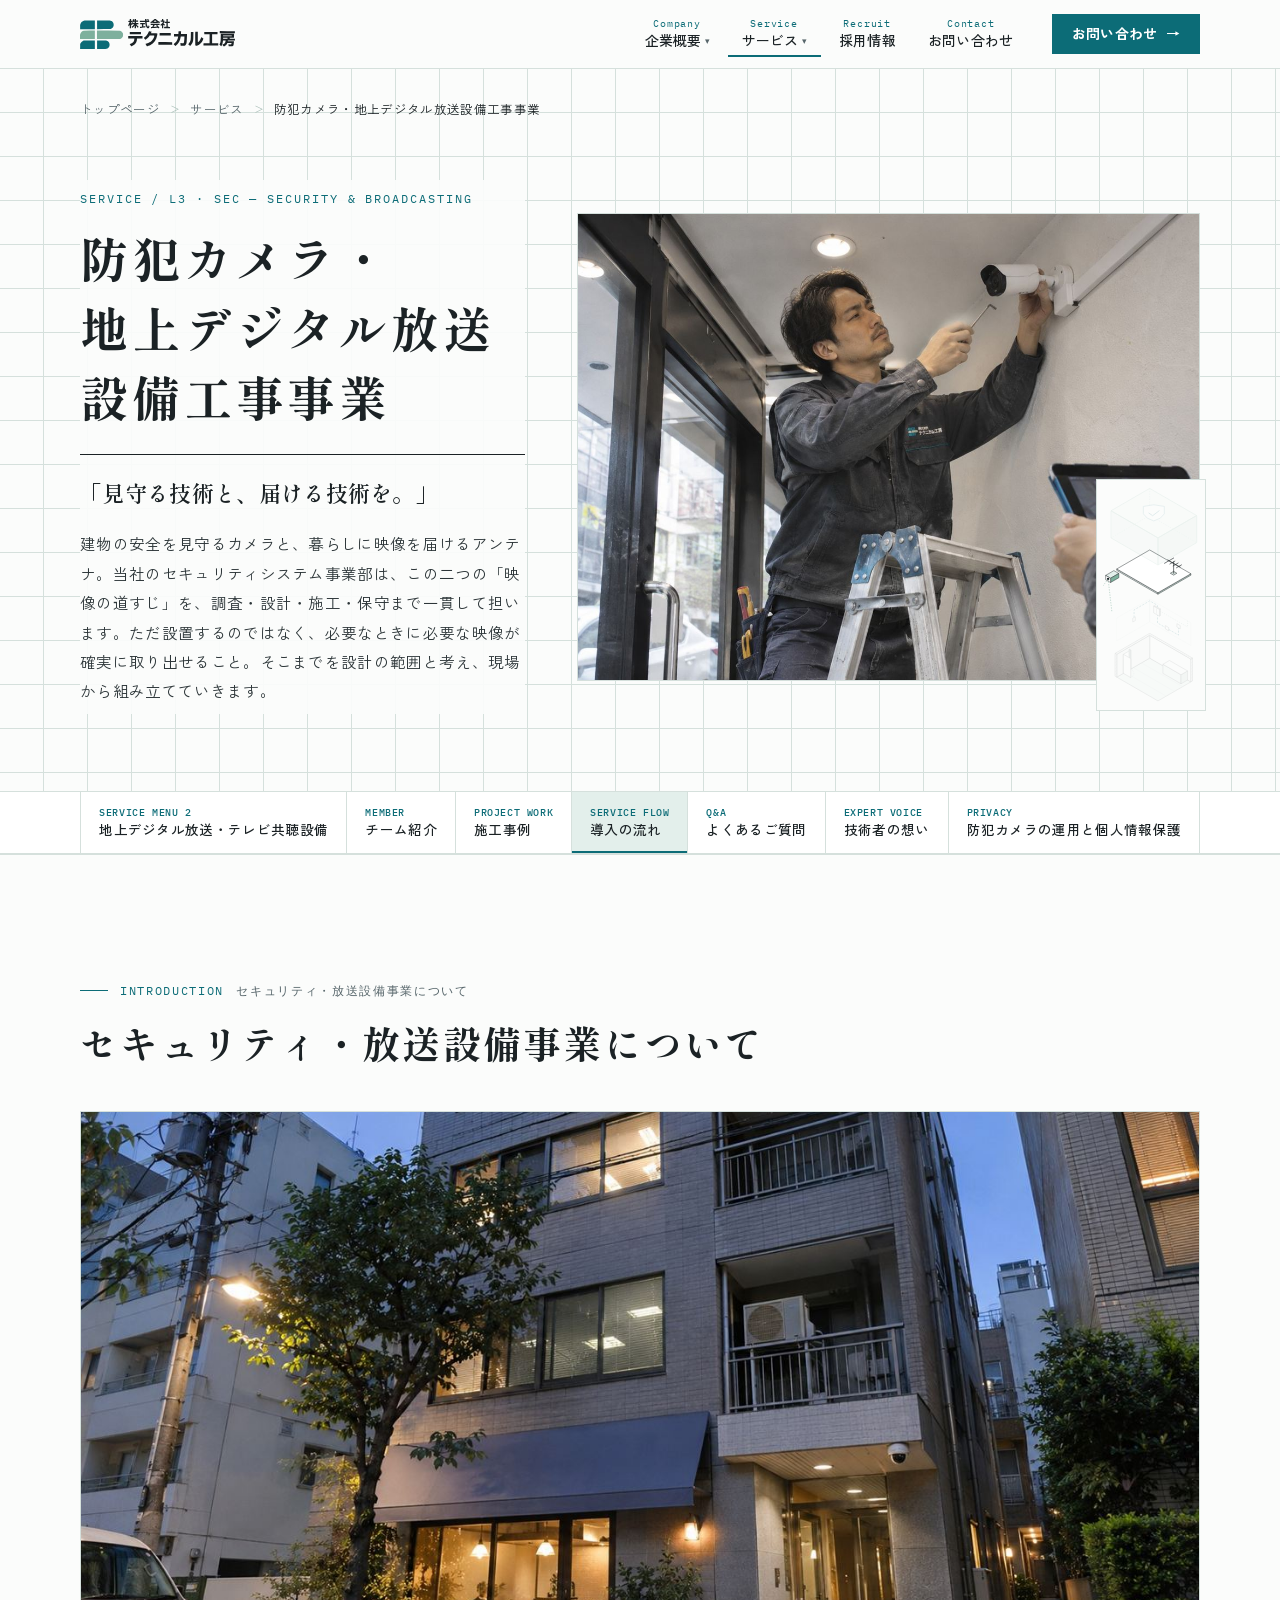
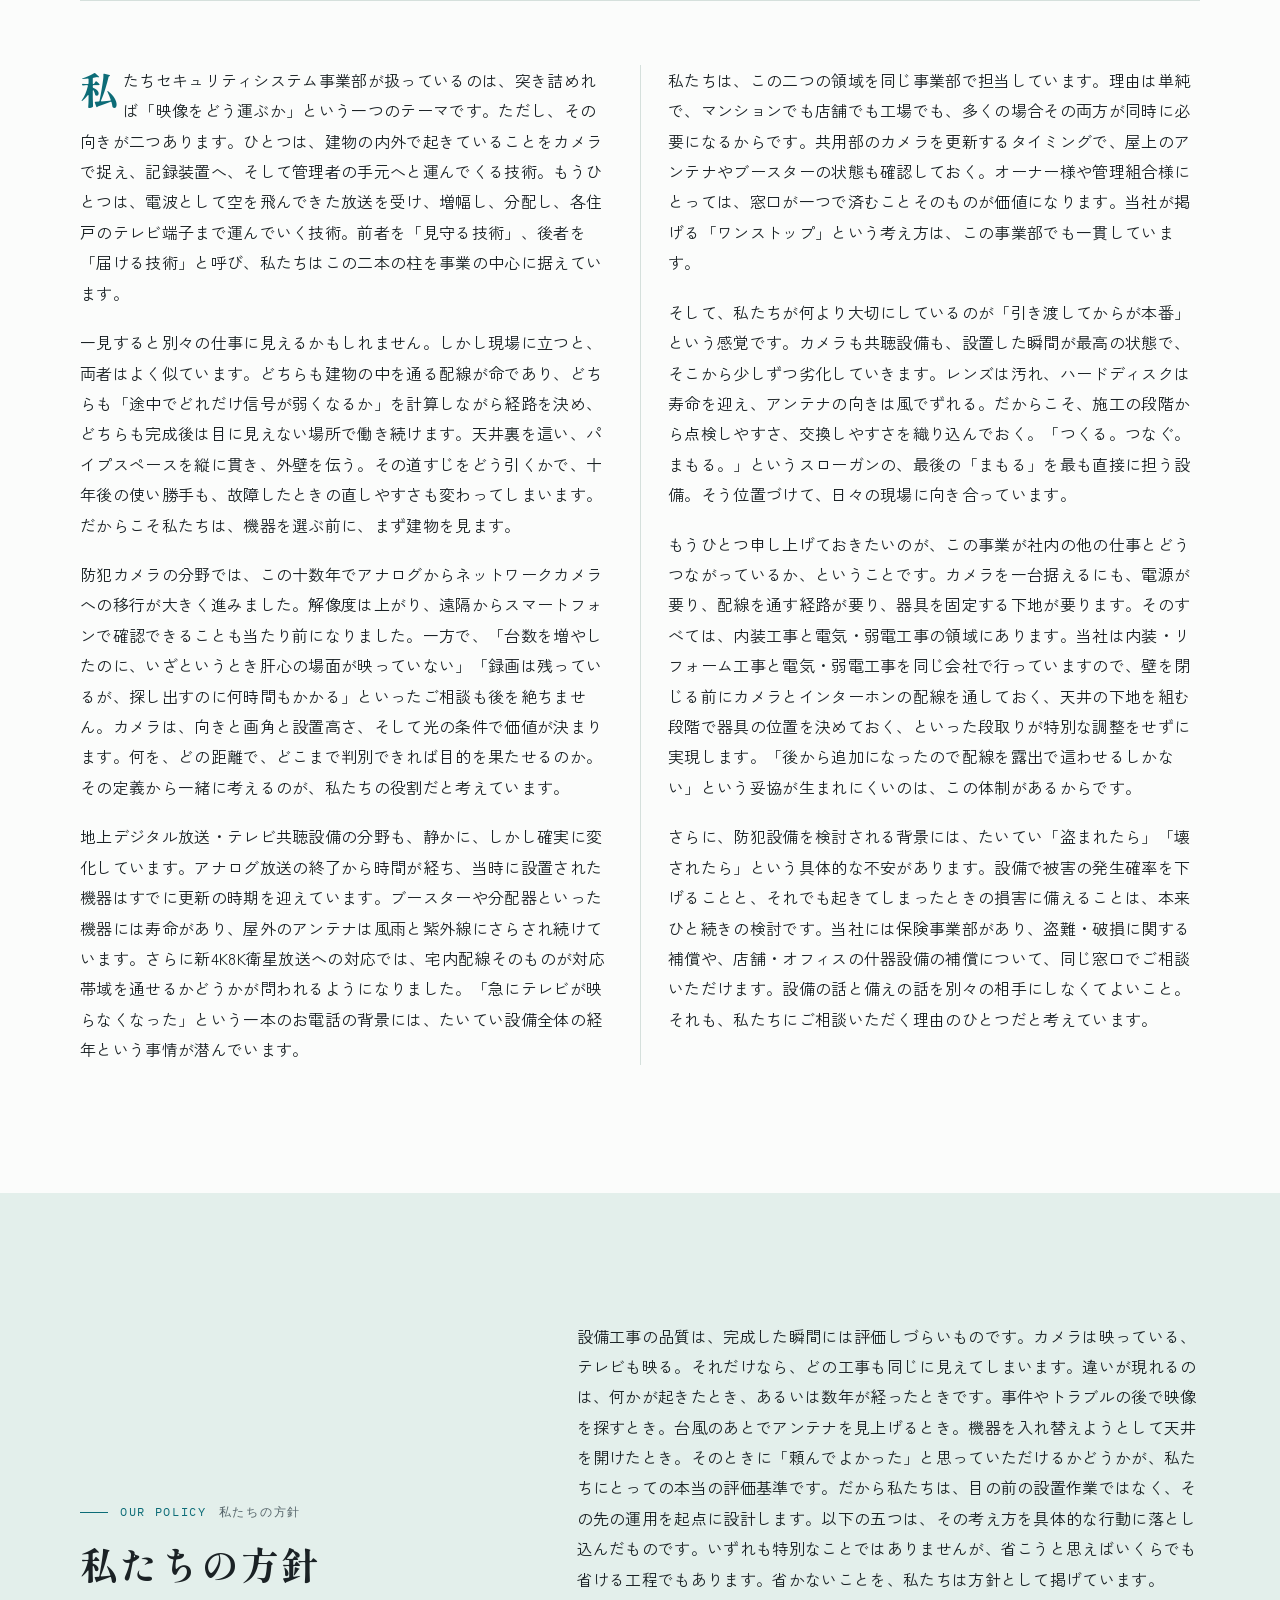
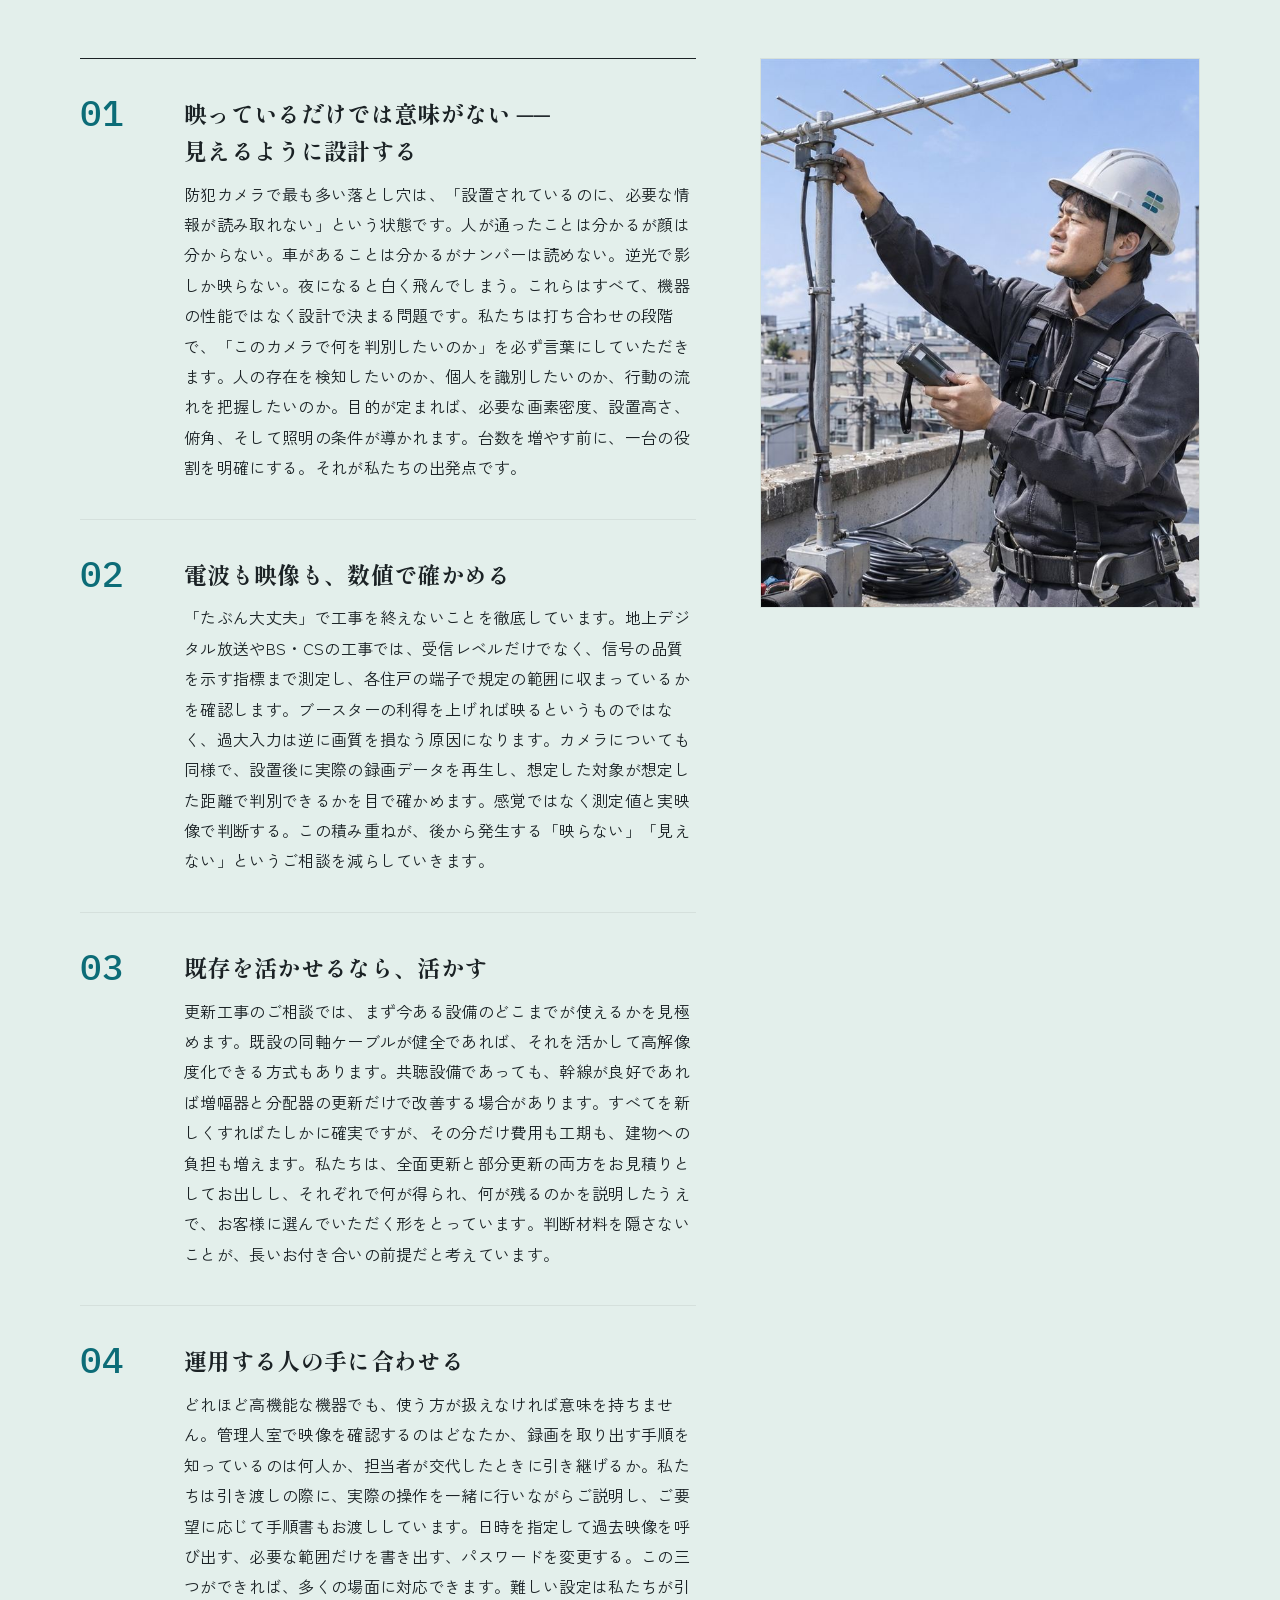
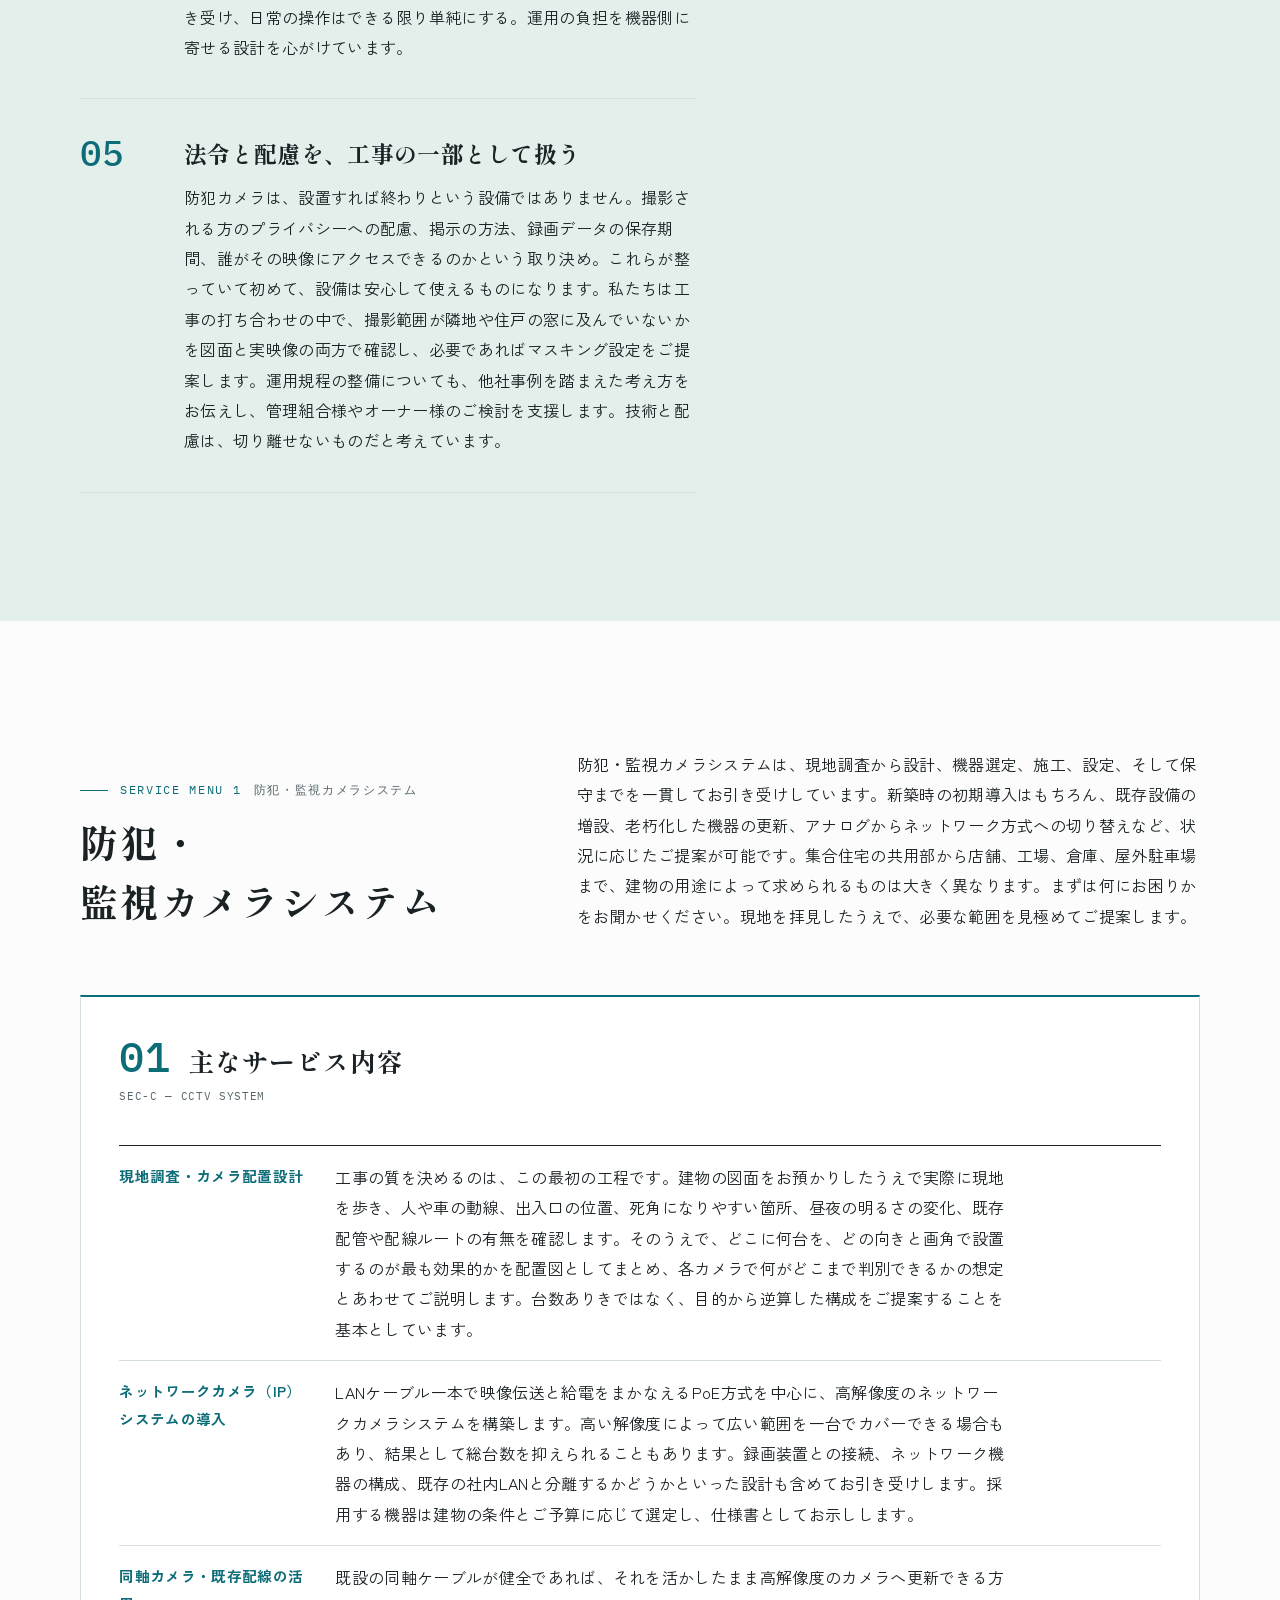
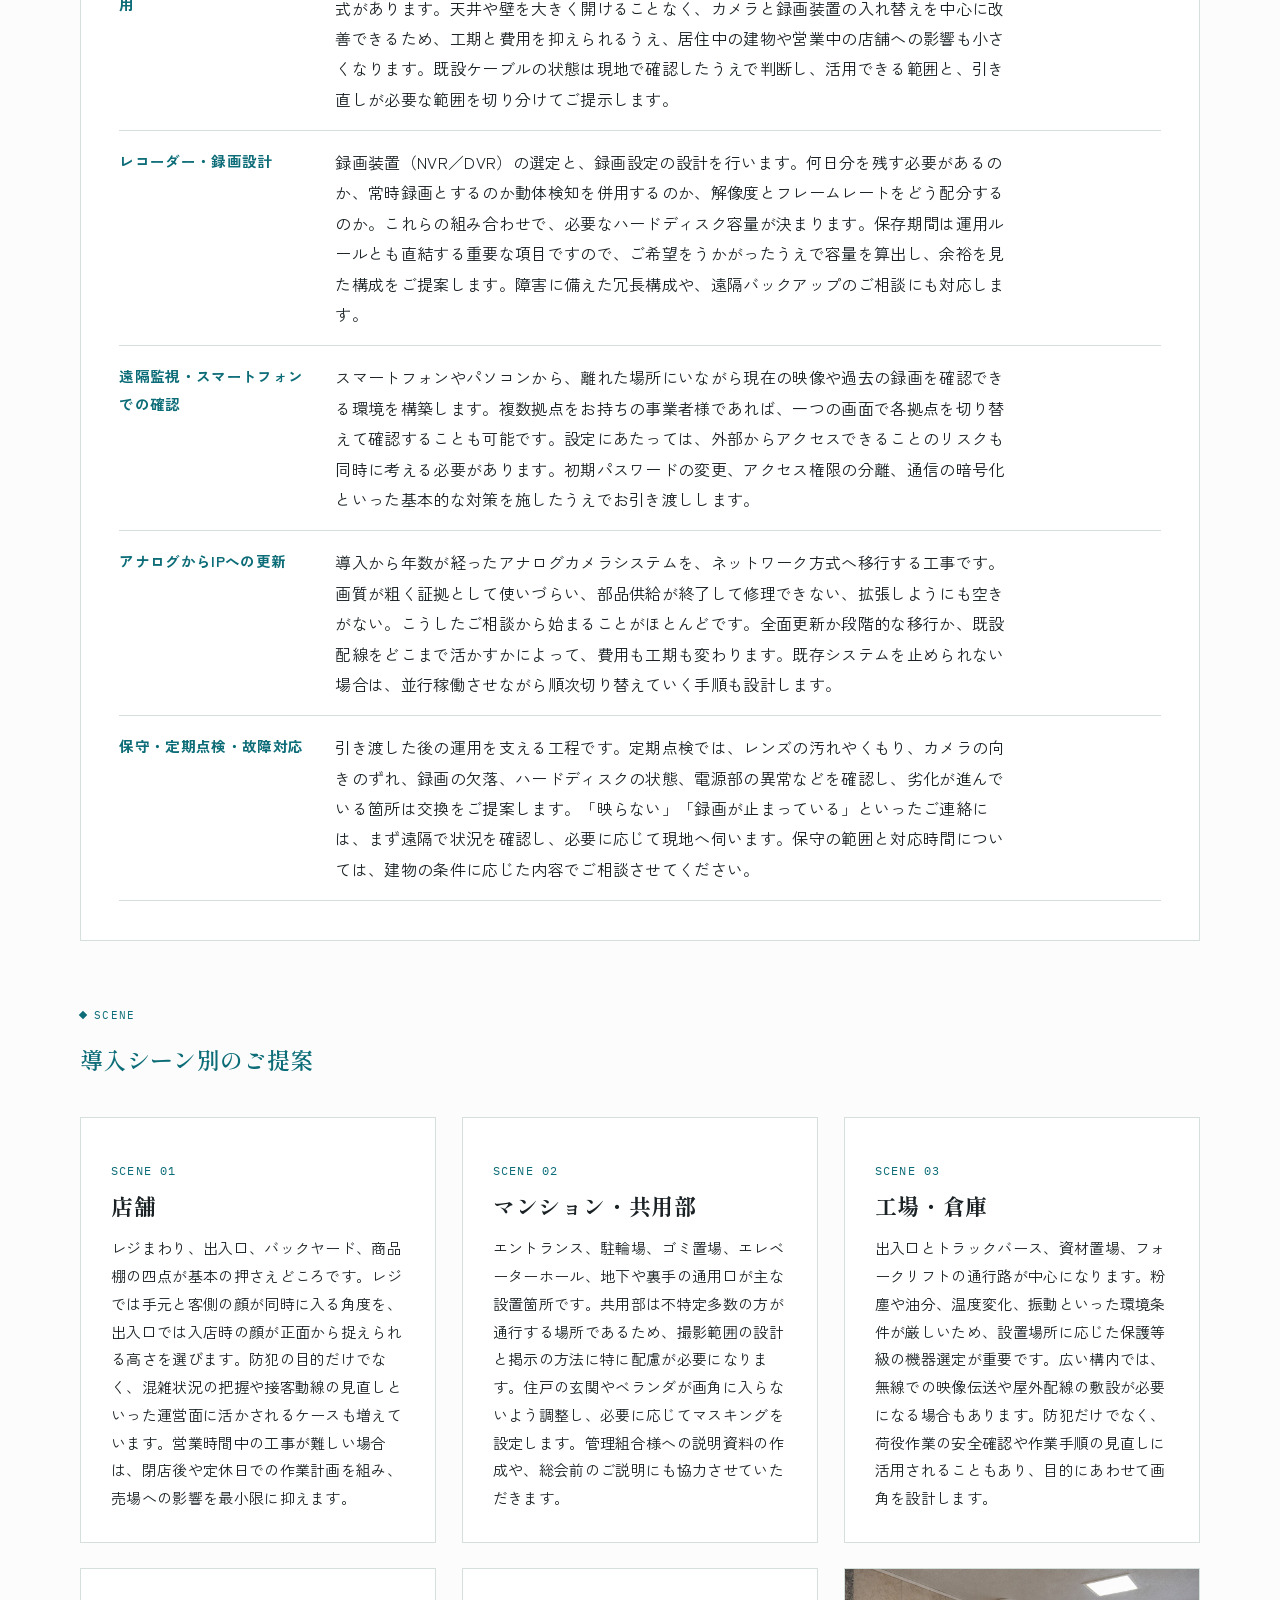
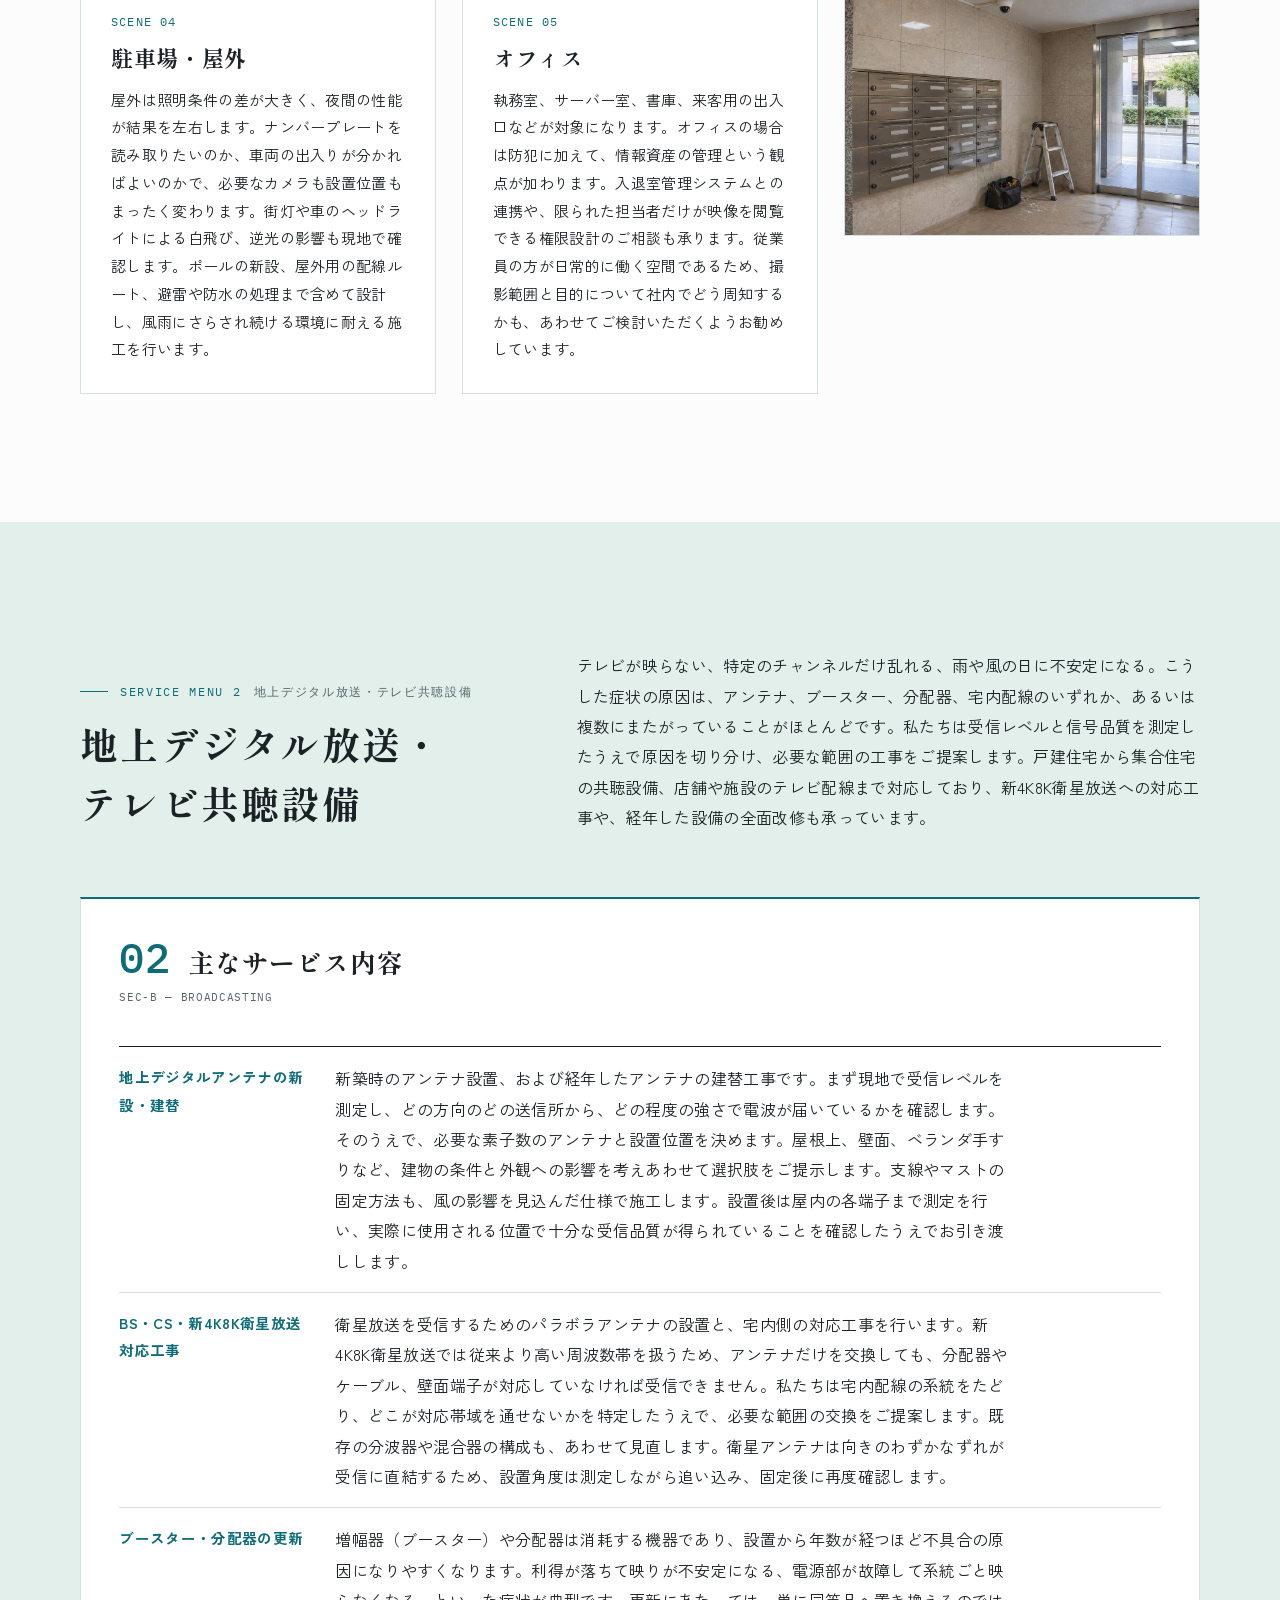
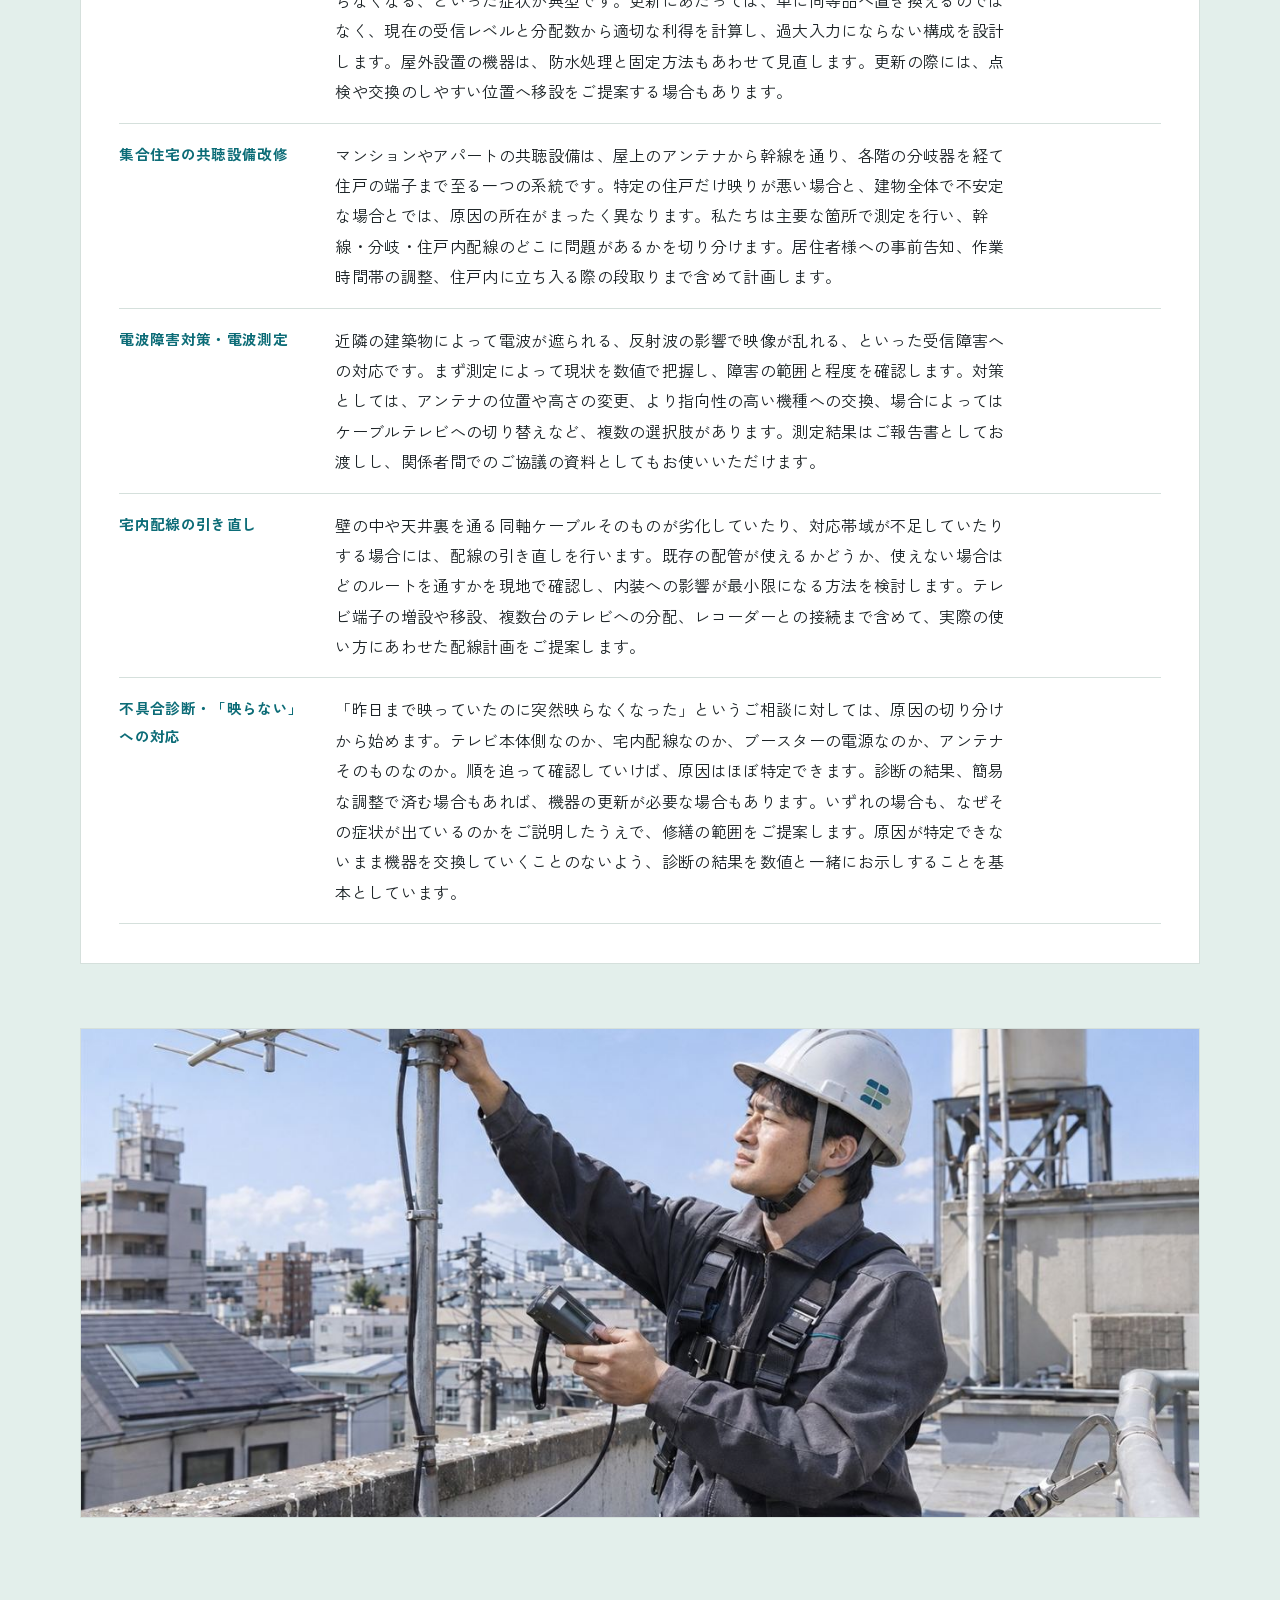
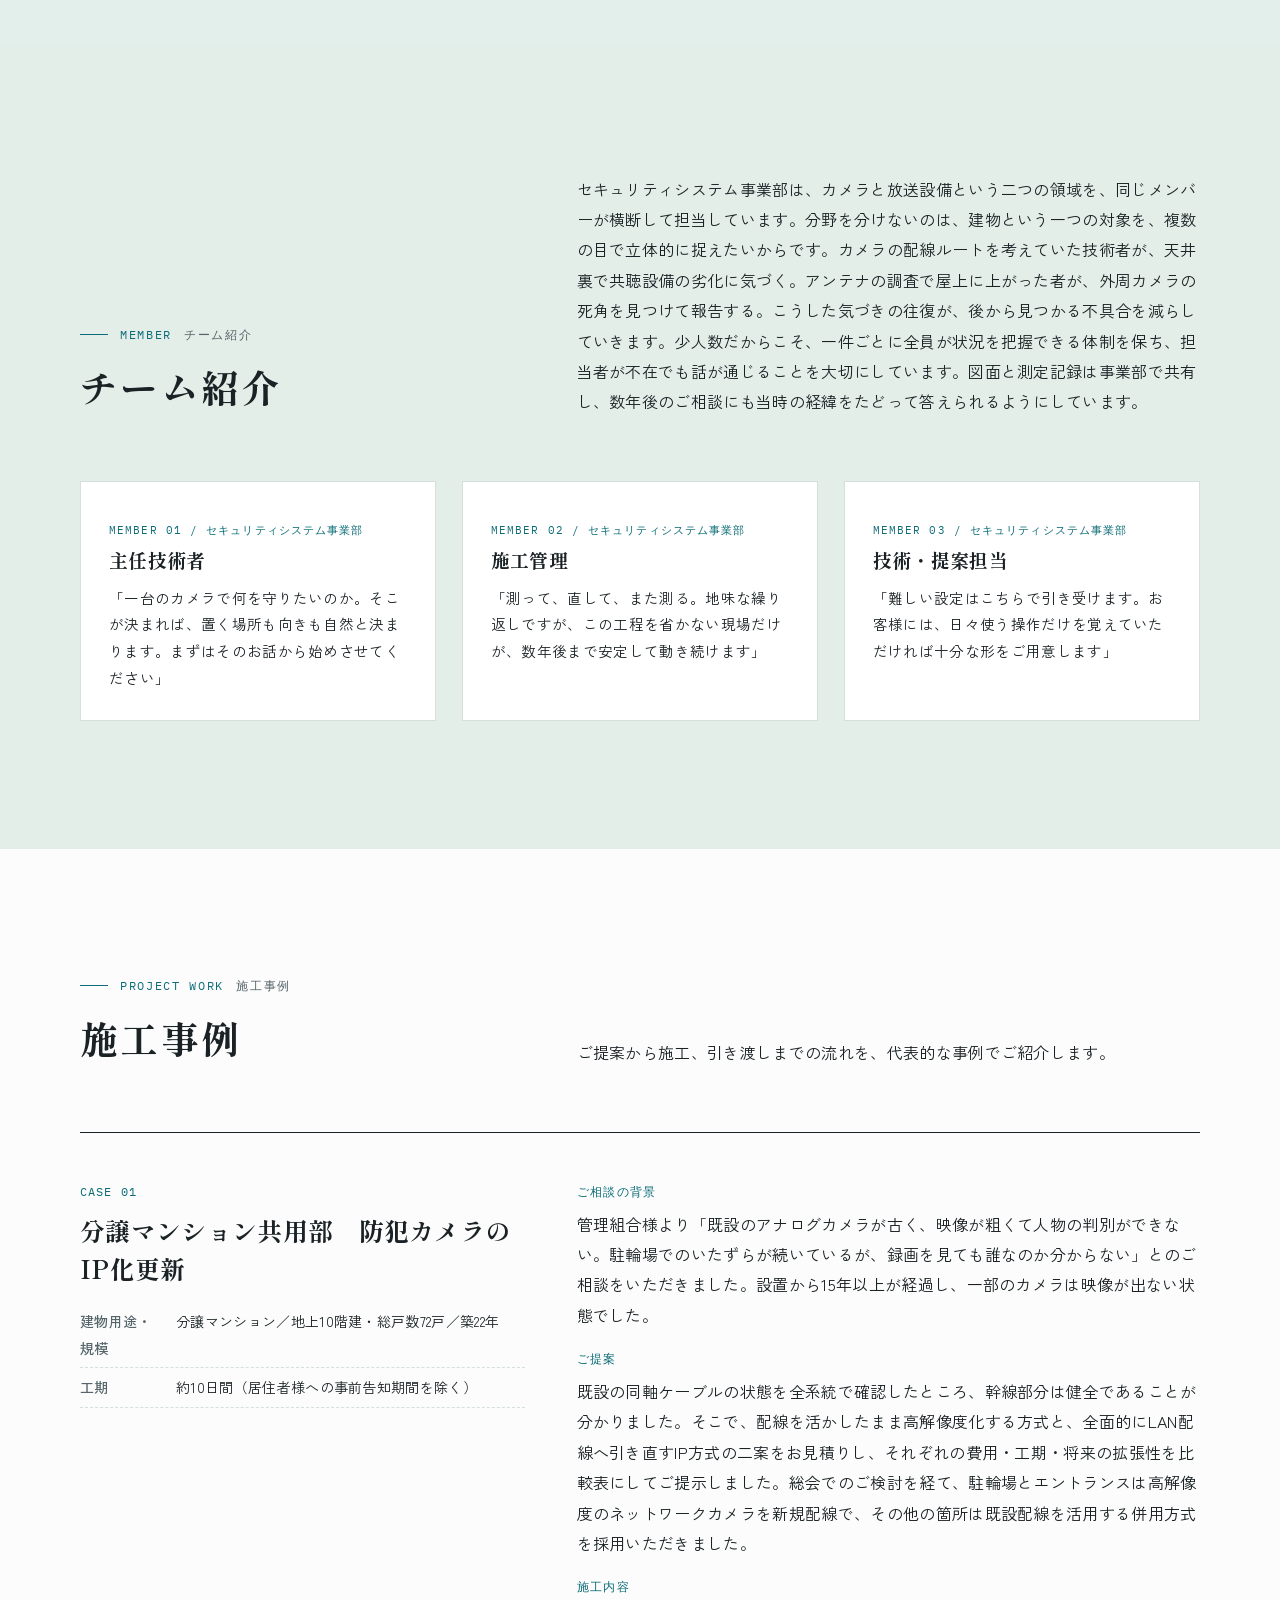
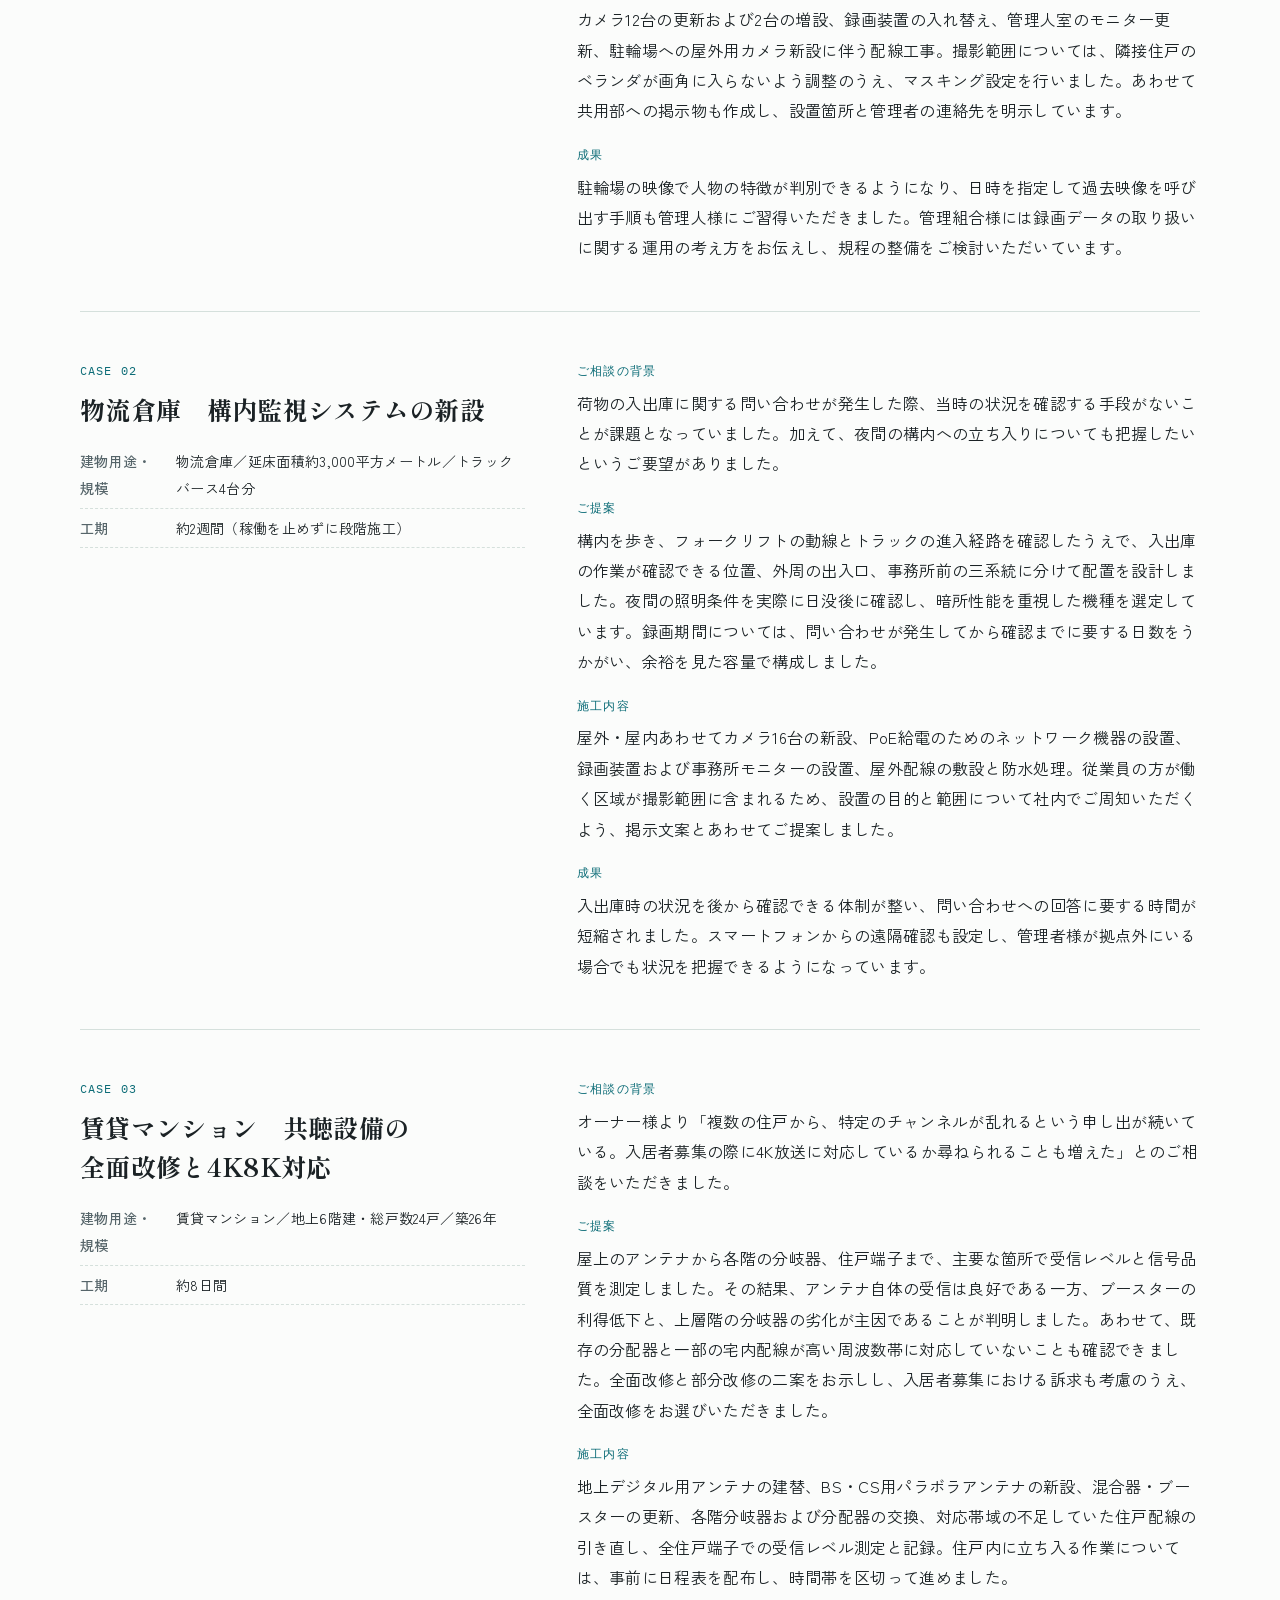
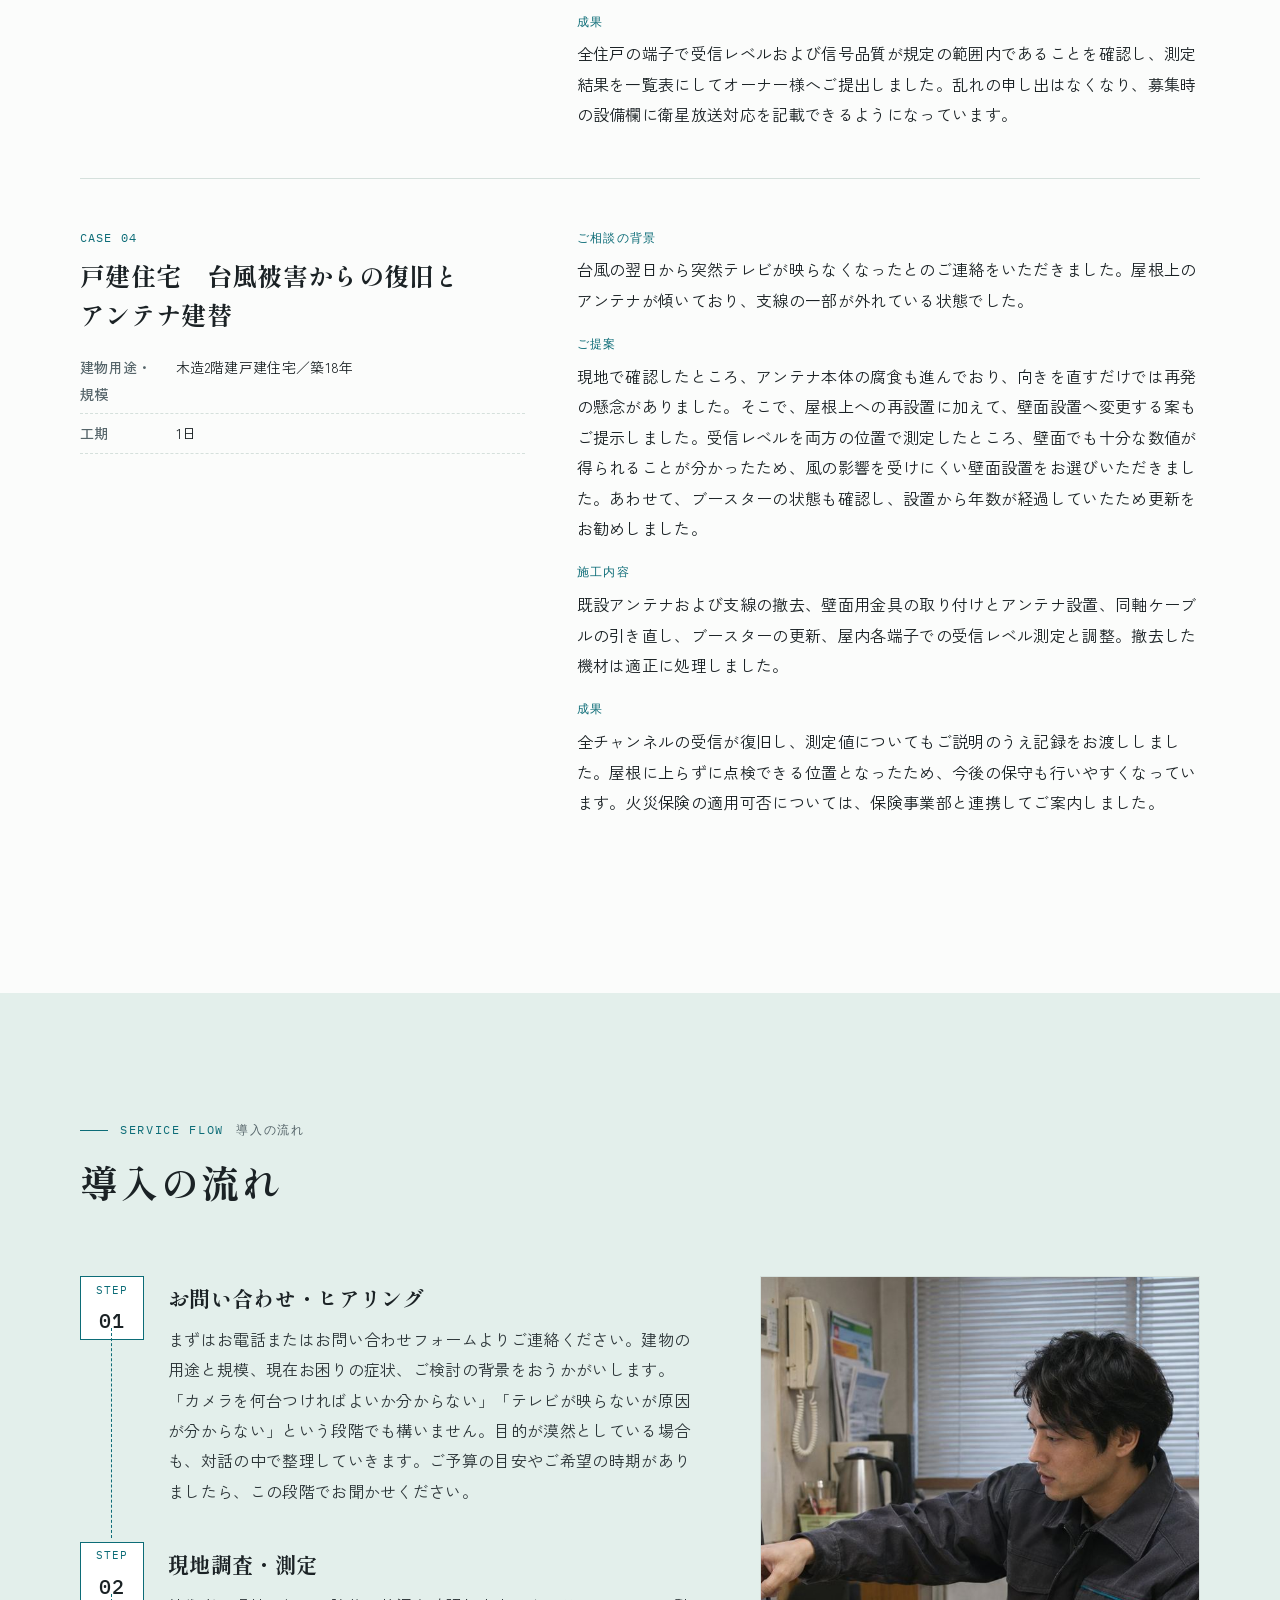
<file: service/security.html>
<!doctype html>
<html lang="ja">
<head>
<meta charset="utf-8">
<meta name="viewport" content="width=device-width,initial-scale=1,viewport-fit=cover">
<title>防犯カメラ・地上デジタル放送設備工事事業｜株式会社テクニカル工房</title>
<meta name="description" content="建物の安全を見守るカメラと、暮らしに映像を届けるアンテナ。二つの「映像の道すじ」を、調査・設計・施工・保守まで一貫して担います。">
<meta name="theme-color" content="#fbfcfb">
<link rel="canonical" href="https://ychess-apptix.github.io/technicalworks-preview/service/security.html">
<meta property="og:type" content="article">
<meta property="og:site_name" content="株式会社テクニカル工房">
<meta property="og:title" content="防犯カメラ・地上デジタル放送設備工事事業｜株式会社テクニカル工房">
<meta property="og:description" content="建物の安全を見守るカメラと、暮らしに映像を届けるアンテナ。二つの「映像の道すじ」を、調査・設計・施工・保守まで一貫して担います。">
<meta property="og:url" content="https://ychess-apptix.github.io/technicalworks-preview/service/security.html">
<meta property="og:image" content="https://ychess-apptix.github.io/technicalworks-preview/assets/img/og.jpg">
<meta property="og:image:width" content="1200">
<meta property="og:image:height" content="630">
<meta property="og:locale" content="ja_JP">
<meta name="twitter:card" content="summary_large_image">
<link rel="icon" href="../favicon.ico">
<link rel="preconnect" href="https://fonts.googleapis.com">
<link rel="preconnect" href="https://fonts.gstatic.com" crossorigin>
<link rel="stylesheet" href="https://fonts.googleapis.com/css2?family=IBM+Plex+Mono:wght@400;500&amp;family=Shippori+Mincho+B1:wght@600;700&amp;family=Zen+Kaku+Gothic+New:wght@400;500;700&amp;display=swap">
<link rel="stylesheet" href="../assets/css/style.css">
</head>
<body>
<a class="vh skip" href="#main">本文へ移動</a>
<header class="hd">
 <div class="wrap hd-in">
  <a class="brand" href="../index.html"><img src="../assets/img/logo.svg" alt="株式会社テクニカル工房" width="160" height="31"></a>
  <nav class="gnav" id="gnav" aria-label="グローバルナビゲーション">
   <ul class="gl">
    <li class="dd" data-sec="company"><button class="dd-b" type="button" aria-expanded="false" aria-controls="m-co"><span class="en">Company</span><span class="lb">企業概要<i aria-hidden="true">▾</i></span></button>
     <ul class="dd-m" id="m-co"><li><a href="../company/index.html">事業部</a></li><li><a href="../company/message.html">トップメッセージ</a></li><li><a href="../company/overview.html">会社概要</a></li></ul></li>
    <li class="dd cur" data-sec="service"><button class="dd-b" type="button" aria-expanded="false" aria-controls="m-sv"><span class="en">Service</span><span class="lb">サービス<i aria-hidden="true">▾</i></span></button>
     <ul class="dd-m" id="m-sv"><li><a class="top" href="../service/index.html">SERVICE — サービス一覧</a></li><li><a href="../service/interior.html">内装・リフォーム工事事業</a></li><li><a href="../service/electrical.html">電気・弱電工事事業</a></li><li><a href="../service/security.html" aria-current="page">防犯カメラ・地上デジタル放送設備工事事業</a></li><li><a href="../service/insurance.html">保険事業</a></li></ul></li>
    <li><a href="../recruit/index.html"><span class="en">Recruit</span>採用情報</a></li>
    <li><a href="../contact/index.html"><span class="en">Contact</span>お問い合わせ</a></li>
   </ul>
  </nav>
  <a class="hd-cta" href="../contact/index.html">お問い合わせ <span aria-hidden="true">→</span></a>
  <button class="burger" type="button" aria-expanded="false" aria-controls="gnav" aria-label="メニュー"><span></span></button>
 </div>
</header>
<main id="main">
<svg class="defs" aria-hidden="true" focusable="false" width="0" height="0">
<defs>
<pattern id="hx" width="5" height="5" patternUnits="userSpaceOnUse" patternTransform="rotate(45)"><rect width="5" height="5" fill="#ffffff"/><line x1="0" y1="0" x2="0" y2="5" stroke="#9fb7b0" stroke-width="1.4"/></pattern>
<pattern id="hxd" width="4" height="4" patternUnits="userSpaceOnUse" patternTransform="rotate(45)"><rect width="4" height="4" fill="#1b2225"/><line x1="0" y1="0" x2="0" y2="4" stroke="#56656a" stroke-width="1.2"/></pattern>
<g id="ly-int"><polygon points="0,0 95.3,55 19.1,99 -76.2,44" fill="#e3efeb" stroke="#1b2225" stroke-width="1" stroke-linejoin="round"/><polyline points="-19.1,11 76.2,66" fill="none" stroke="#9fb7b0" stroke-width=".7"/><polyline points="-38.1,22 57.2,77" fill="none" stroke="#9fb7b0" stroke-width=".7"/><polyline points="-57.2,33 38.1,88" fill="none" stroke="#9fb7b0" stroke-width=".7"/><polyline points="-43.8,25.3 -40,28.2 -37.5,31.6 -36.7,35.2 -37.5,38.8 -40,42.2 -43.8,45.1" fill="none" stroke="#56656a" stroke-width=".8" stroke-dasharray="2 2"/><polygon points="0,0 95.3,55 95.3,2.2 0,-52.8" fill="#ffffff" stroke="#1b2225" stroke-width="1" stroke-linejoin="round"/><path d="M0,0L-76.2,44L-76.2,-8.8L0,-52.8ZM-43.8,25.3L-43.8,-18.7L-61,-8.8L-61,35.2Z" fill="#eef4f2" fill-rule="evenodd" stroke="#1b2225" stroke-width="1" stroke-linejoin="round"/><polygon points="-43.8,25.3 -47.6,23.1 -47.6,-20.9 -43.8,-18.7" fill="#9fb7b0" stroke="#1b2225" stroke-width="1" stroke-linejoin="round"/><polygon points="0,-57.2 99.1,0 95.3,2.2 0,-52.8 -76.2,-8.8 -80,-11" fill="url(#hx)" stroke="#1b2225" stroke-width="1" stroke-linejoin="round"/><polygon points="95.3,55 99.1,52.8 99.1,0 95.3,2.2" fill="url(#hx)" stroke="#1b2225" stroke-width="1" stroke-linejoin="round"/><polygon points="-76.2,44 -80,41.8 -80,-11 -76.2,-8.8" fill="url(#hx)" stroke="#1b2225" stroke-width="1" stroke-linejoin="round"/><polygon points="-61,35.2 -43.8,45.1 -43.8,1.1 -61,-8.8" fill="#ffffff" stroke="#1b2225" stroke-width="1" stroke-linejoin="round"/><polygon points="30.5,35.2 72.4,59.4 72.4,38.5 30.5,14.3" fill="#e3efeb" stroke="#1b2225" stroke-width="1" stroke-linejoin="round"/><polygon points="87.6,50.6 72.4,59.4 72.4,38.5 87.6,29.7" fill="#c5d8d1" stroke="#1b2225" stroke-width="1" stroke-linejoin="round"/><polygon points="45.7,5.5 87.6,29.7 72.4,38.5 30.5,14.3" fill="#ffffff" stroke="#1b2225" stroke-width="1" stroke-linejoin="round"/></g>
<g id="ly-ele"><polygon points="0,0 95.3,55 95.3,2.2 0,-52.8" fill="none" stroke="#c9d6d2" stroke-width="1"/><polygon points="0,0 -76.2,44 -76.2,-8.8 0,-52.8" fill="none" stroke="#c9d6d2" stroke-width="1"/><polyline points="24.8,-24.2 87.6,12.1 87.6,-2.2" fill="none" stroke="#7eb09d" stroke-width="1.8" stroke-dasharray="2 3"/><polyline points="18.1,-18.2 18.1,2.8 36.2,13.2" fill="none" stroke="#0c6c77" stroke-width="1.8" stroke-dasharray="5 3"/><polyline points="43.8,17.6 66.7,30.8 66.7,14.3" fill="none" stroke="#0c6c77" stroke-width="1.8" stroke-dasharray="5 3"/><polyline points="18.1,-33.5 18.1,-38 0,-48.4 -36.2,-27.5 -36.2,-9.9" fill="none" stroke="#0c6c77" stroke-width="1.8" stroke-dasharray="5 3"/><polygon points="36.2,16.5 43.8,20.9 43.8,13.2 36.2,8.8" fill="#ffffff" stroke="#1b2225" stroke-width="1" stroke-linejoin="round"/><polygon points="62.9,12.1 70.5,16.5 70.5,8.8 62.9,4.4" fill="#ffffff" stroke="#1b2225" stroke-width="1" stroke-linejoin="round"/><polygon points="-33.3,-2.8 -39.1,0.5 -39.1,-8.2 -33.3,-11.5" fill="#ffffff" stroke="#1b2225" stroke-width="1" stroke-linejoin="round"/><polygon points="24.8,-14.3 22.5,-13 22.5,-28.4 24.8,-29.7" fill="#c5d8d1" stroke="#1b2225" stroke-width="1" stroke-linejoin="round"/><polygon points="11.4,-37.4 24.8,-29.7 22.5,-28.4 9.1,-36.1" fill="#e3efeb" stroke="#1b2225" stroke-width="1" stroke-linejoin="round"/><polygon points="9.1,-20.7 22.5,-13 22.5,-28.4 9.1,-36.1" fill="#ffffff" stroke="#1b2225" stroke-width="1" stroke-linejoin="round"/><polyline points="15.8,-18.6 15.8,-30.5" fill="none" stroke="#1b2225" stroke-width=".7"/></g>
<g id="ly-sec"><polygon points="-76.2,-8.8 19.1,46.2 19.1,42.9 -76.2,-12.1" fill="#e3efeb" stroke="#1b2225" stroke-width="1" stroke-linejoin="round"/><polygon points="95.3,2.2 19.1,46.2 19.1,42.9 95.3,-1.1" fill="#c5d8d1" stroke="#1b2225" stroke-width="1" stroke-linejoin="round"/><polygon points="0,-56.1 95.3,-1.1 19.1,42.9 -76.2,-12.1" fill="#ffffff" stroke="#1b2225" stroke-width="1" stroke-linejoin="round"/><polygon points="55.3,-6.6 62.9,-2.2 55.3,2.2 47.6,-2.2" fill="#d5e0dc" stroke="#1b2225" stroke-width="1" stroke-linejoin="round"/><polyline points="55.3,-2.2 55.3,-28.6" fill="none" stroke="#1b2225" stroke-width="1.4" stroke-linecap="round"/><polyline points="41.9,-33 70.5,-16.5" fill="none" stroke="#1b2225" stroke-width="1.4" stroke-linecap="round"/><polyline points="55.3,-37.4 34.3,-25.3" fill="none" stroke="#1b2225" stroke-width="1.4" stroke-linecap="round"/><polyline points="58.1,-30.2 46.7,-23.7" fill="none" stroke="#1b2225" stroke-width="1.4" stroke-linecap="round"/><polyline points="65.7,-25.8 54.3,-19.2" fill="none" stroke="#1b2225" stroke-width="1.4" stroke-linecap="round"/><polyline points="73.4,-21.5 61.9,-14.9" fill="none" stroke="#1b2225" stroke-width="1.4" stroke-linecap="round"/><polyline points="-82.9,-1.7 -82.9,-6" fill="none" stroke="#1b2225" stroke-width="1.6"/><polygon points="-82.9,-8.3 -71.4,-1.7 -90.5,9.3 -101.9,2.8" fill="#e3efeb" stroke="#1b2225" stroke-width="1" stroke-linejoin="round"/><polygon points="-71.4,8.2 -90.5,19.2 -90.5,9.3 -71.4,-1.7" fill="#7eb09d" stroke="#1b2225" stroke-width="1" stroke-linejoin="round"/><polygon points="-101.9,12.7 -90.5,19.2 -90.5,9.3 -101.9,2.8" fill="#ffffff" stroke="#1b2225" stroke-width="1" stroke-linejoin="round"/><circle cx="-96.2" cy="11" r="2.8" fill="#1b2225"/><path d="M-96.2,11L-137.2,66M-96.2,11L-87.6,85.8" fill="none" stroke="#7eb09d" stroke-width="1" stroke-dasharray="3 3"/></g>
<g id="ly-ins"><path d="M0,-7.7L108.6,55M0,-7.7L-89.5,44M0,-7.7L0,-70.4" fill="none" stroke="#7eb09d" stroke-width="1" stroke-dasharray="3 3"/><polygon points="-89.5,44 19.1,106.7 19.1,44 -89.5,-18.7" fill="#7eb09d" fill-opacity=".22" stroke="#7eb09d" stroke-width="1.6" stroke-linejoin="round"/><polygon points="108.6,55 19.1,106.7 19.1,44 108.6,-7.7" fill="#7eb09d" fill-opacity=".34" stroke="#7eb09d" stroke-width="1.6" stroke-linejoin="round"/><polygon points="0,-70.4 108.6,-7.7 19.1,44 -89.5,-18.7" fill="#7eb09d" fill-opacity=".12" stroke="#7eb09d" stroke-width="1.6" stroke-linejoin="round"/><polygon points="-14.7,-28.8 9.5,-32.6 33.8,-28.8 33.8,-11.6 24.3,-1.5 9.5,4.7 -5.3,-1.5 -14.7,-11.6" fill="#ffffff" stroke="#0c6c77" stroke-width="1.3" stroke-linejoin="round"/><polyline points="-1.8,-13.2 6.8,-7.3 21.7,-18.6" fill="none" stroke="#0c6c77" stroke-width="1.8" stroke-linecap="round" stroke-linejoin="round"/></g>
</defs>
</svg>

<!-- ===== Page hero ===== -->
<section class="ph" aria-labelledby="ph-h">
 <div class="wrap">
  <ol class="crumb" aria-label="パンくずリスト"><li><a href="../index.html">トップページ</a></li><li><a href="../service/index.html">サービス</a></li><li><span aria-current="page">防犯カメラ・地上デジタル放送設備工事事業</span></li></ol>
  <div class="ph-g">
   <div class="ph-t">
    <p class="ph-code">SERVICE / L3 · SEC — SECURITY &amp; BROADCASTING</p>
    <h1 class="ph-h" id="ph-h">防犯カメラ・地上デジタル放送設備工事事業</h1>
    <p class="ph-catch">「見守る技術と、届ける技術を。」</p>
    <p class="ph-lead">建物の安全を見守るカメラと、暮らしに映像を届けるアンテナ。当社のセキュリティシステム事業部は、この二つの「映像の道すじ」を、調査・設計・施工・保守まで一貫して担います。ただ設置するのではなく、必要なときに必要な映像が確実に取り出せること。そこまでを設計の範囲と考え、現場から組み立てていきます。</p>
   </div>
   <div class="ph-fig">
    <figure class="photo" data-src="../assets/img/sec.jpg" data-ratio="4/3">
     <figcaption class="photo-note"><b>SEC</b> 店舗の入口で防犯カメラの向きを調整する技術者</figcaption>
    </figure>
<svg class="thumb" viewBox="-108 -398 222 504" aria-hidden="true" focusable="false"><use href="#ly-int"/><use href="#ly-ele" transform="translate(0,-84)"/><use href="#ly-sec" class="on" transform="translate(0,-194)"/><use href="#ly-ins" transform="translate(0,-322)"/></svg>
   </div>
  </div>
 </div>
</section>

<nav class="lnav" aria-label="ページ内リンク">
 <div class="wrap"><ul>
  <li><a href="#intro"><span class="mono">INTRODUCTION</span>セキュリティ・放送設備事業について</a></li>
  <li><a href="#policy"><span class="mono">OUR POLICY</span>私たちの方針</a></li>
  <li><a href="#cctv"><span class="mono">SERVICE MENU 1</span>防犯・監視カメラシステム</a></li>
  <li><a href="#tv"><span class="mono">SERVICE MENU 2</span>地上デジタル放送・テレビ共聴設備</a></li>
  <li><a href="#member"><span class="mono">MEMBER</span>チーム紹介</a></li>
  <li><a href="#works"><span class="mono">PROJECT WORK</span>施工事例</a></li>
  <li><a href="#flow"><span class="mono">SERVICE FLOW</span>導入の流れ</a></li>
  <li><a href="#faq"><span class="mono">Q&amp;A</span>よくあるご質問</a></li>
  <li><a href="#voice"><span class="mono">EXPERT VOICE</span>技術者の想い</a></li>
  <li><a href="#privacy"><span class="mono">PRIVACY</span>防犯カメラの運用と個人情報保護</a></li>
 </ul></div>
</nav>

<!-- ===== Introduction ===== -->
<section class="sec" id="intro" aria-labelledby="intro-h">
 <div class="wrap">
  <p class="eyebrow">INTRODUCTION <span>セキュリティ・放送設備事業について</span></p>
  <h2 class="sec-h" id="intro-h">セキュリティ・放送設備事業について</h2>
  <figure class="photo mt-m" data-src="../assets/img/building.jpg" data-ratio="16/7">
   <figcaption class="photo-note"><b>BUILDING</b> 夕暮れの港区の街に建つ中規模ビル</figcaption>
  </figure>
  <div class="prose-2 drop mt-l">
   <p>私たちセキュリティシステム事業部が扱っているのは、突き詰めれば「映像をどう運ぶか」という一つのテーマです。ただし、その向きが二つあります。ひとつは、建物の内外で起きていることをカメラで捉え、記録装置へ、そして管理者の手元へと運んでくる技術。もうひとつは、電波として空を飛んできた放送を受け、増幅し、分配し、各住戸のテレビ端子まで運んでいく技術。前者を「見守る技術」、後者を「届ける技術」と呼び、私たちはこの二本の柱を事業の中心に据えています。</p>
   <p>一見すると別々の仕事に見えるかもしれません。しかし現場に立つと、両者はよく似ています。どちらも建物の中を通る配線が命であり、どちらも「途中でどれだけ信号が弱くなるか」を計算しながら経路を決め、どちらも完成後は目に見えない場所で働き続けます。天井裏を這い、パイプスペースを縦に貫き、外壁を伝う。その道すじをどう引くかで、十年後の使い勝手も、故障したときの直しやすさも変わってしまいます。だからこそ私たちは、機器を選ぶ前に、まず建物を見ます。</p>
   <p>防犯カメラの分野では、この十数年でアナログからネットワークカメラへの移行が大きく進みました。解像度は上がり、遠隔からスマートフォンで確認できることも当たり前になりました。一方で、「台数を増やしたのに、いざというとき肝心の場面が映っていない」「録画は残っているが、探し出すのに何時間もかかる」といったご相談も後を絶ちません。カメラは、向きと画角と設置高さ、そして光の条件で価値が決まります。何を、どの距離で、どこまで判別できれば目的を果たせるのか。その定義から一緒に考えるのが、私たちの役割だと考えています。</p>
   <p>地上デジタル放送・テレビ共聴設備の分野も、静かに、しかし確実に変化しています。アナログ放送の終了から時間が経ち、当時に設置された機器はすでに更新の時期を迎えています。ブースターや分配器といった機器には寿命があり、屋外のアンテナは風雨と紫外線にさらされ続けています。さらに新4K8K衛星放送への対応では、宅内配線そのものが対応帯域を通せるかどうかが問われるようになりました。「急にテレビが映らなくなった」という一本のお電話の背景には、たいてい設備全体の経年という事情が潜んでいます。</p>
   <p>私たちは、この二つの領域を同じ事業部で担当しています。理由は単純で、マンションでも店舗でも工場でも、多くの場合その両方が同時に必要になるからです。共用部のカメラを更新するタイミングで、屋上のアンテナやブースターの状態も確認しておく。オーナー様や管理組合様にとっては、窓口が一つで済むことそのものが価値になります。当社が掲げる「ワンストップ」という考え方は、この事業部でも一貫しています。</p>
   <p>そして、私たちが何より大切にしているのが「引き渡してからが本番」という感覚です。カメラも共聴設備も、設置した瞬間が最高の状態で、そこから少しずつ劣化していきます。レンズは汚れ、ハードディスクは寿命を迎え、アンテナの向きは風でずれる。だからこそ、施工の段階から点検しやすさ、交換しやすさを織り込んでおく。「つくる。つなぐ。まもる。」というスローガンの、最後の「まもる」を最も直接に担う設備。そう位置づけて、日々の現場に向き合っています。</p>
   <p>もうひとつ申し上げておきたいのが、この事業が社内の他の仕事とどうつながっているか、ということです。カメラを一台据えるにも、電源が要り、配線を通す経路が要り、器具を固定する下地が要ります。そのすべては、内装工事と電気・弱電工事の領域にあります。当社は内装・リフォーム工事と電気・弱電工事を同じ会社で行っていますので、壁を閉じる前にカメラとインターホンの配線を通しておく、天井の下地を組む段階で器具の位置を決めておく、といった段取りが特別な調整をせずに実現します。「後から追加になったので配線を露出で這わせるしかない」という妥協が生まれにくいのは、この体制があるからです。</p>
   <p>さらに、防犯設備を検討される背景には、たいてい「盗まれたら」「壊されたら」という具体的な不安があります。設備で被害の発生確率を下げることと、それでも起きてしまったときの損害に備えることは、本来ひと続きの検討です。当社には保険事業部があり、盗難・破損に関する補償や、店舗・オフィスの什器設備の補償について、同じ窓口でご相談いただけます。設備の話と備えの話を別々の相手にしなくてよいこと。それも、私たちにご相談いただく理由のひとつだと考えています。</p>
  </div>
 </div>
</section>

<!-- ===== Our Policy ===== -->
<section class="sec band-pale" id="policy" aria-labelledby="pol-h">
 <div class="wrap">
  <div class="sh">
   <div>
    <p class="eyebrow">OUR POLICY <span>私たちの方針</span></p>
    <h2 class="sec-h" id="pol-h">私たちの方針</h2>
   </div>
   <p class="lead">設備工事の品質は、完成した瞬間には評価しづらいものです。カメラは映っている、テレビも映る。それだけなら、どの工事も同じに見えてしまいます。違いが現れるのは、何かが起きたとき、あるいは数年が経ったときです。事件やトラブルの後で映像を探すとき。台風のあとでアンテナを見上げるとき。機器を入れ替えようとして天井を開けたとき。そのときに「頼んでよかった」と思っていただけるかどうかが、私たちにとっての本当の評価基準です。だから私たちは、目の前の設置作業ではなく、その先の運用を起点に設計します。以下の五つは、その考え方を具体的な行動に落とし込んだものです。いずれも特別なことではありませんが、省こうと思えばいくらでも省ける工程でもあります。省かないことを、私たちは方針として掲げています。</p>
  </div>
  <div class="split mt-l">
   <ol class="policy">
    <li><div><h3>映っているだけでは意味がない ── 見えるように設計する</h3><p>防犯カメラで最も多い落とし穴は、「設置されているのに、必要な情報が読み取れない」という状態です。人が通ったことは分かるが顔は分からない。車があることは分かるがナンバーは読めない。逆光で影しか映らない。夜になると白く飛んでしまう。これらはすべて、機器の性能ではなく設計で決まる問題です。私たちは打ち合わせの段階で、「このカメラで何を判別したいのか」を必ず言葉にしていただきます。人の存在を検知したいのか、個人を識別したいのか、行動の流れを把握したいのか。目的が定まれば、必要な画素密度、設置高さ、俯角、そして照明の条件が導かれます。台数を増やす前に、一台の役割を明確にする。それが私たちの出発点です。</p></div></li>
    <li><div><h3>電波も映像も、数値で確かめる</h3><p>「たぶん大丈夫」で工事を終えないことを徹底しています。地上デジタル放送やBS・CSの工事では、受信レベルだけでなく、信号の品質を示す指標まで測定し、各住戸の端子で規定の範囲に収まっているかを確認します。ブースターの利得を上げれば映るというものではなく、過大入力は逆に画質を損なう原因になります。カメラについても同様で、設置後に実際の録画データを再生し、想定した対象が想定した距離で判別できるかを目で確かめます。感覚ではなく測定値と実映像で判断する。この積み重ねが、後から発生する「映らない」「見えない」というご相談を減らしていきます。</p></div></li>
    <li><div><h3>既存を活かせるなら、活かす</h3><p>更新工事のご相談では、まず今ある設備のどこまでが使えるかを見極めます。既設の同軸ケーブルが健全であれば、それを活かして高解像度化できる方式もあります。共聴設備であっても、幹線が良好であれば増幅器と分配器の更新だけで改善する場合があります。すべてを新しくすればたしかに確実ですが、その分だけ費用も工期も、建物への負担も増えます。私たちは、全面更新と部分更新の両方をお見積りとしてお出しし、それぞれで何が得られ、何が残るのかを説明したうえで、お客様に選んでいただく形をとっています。判断材料を隠さないことが、長いお付き合いの前提だと考えています。</p></div></li>
    <li><div><h3>運用する人の手に合わせる</h3><p>どれほど高機能な機器でも、使う方が扱えなければ意味を持ちません。管理人室で映像を確認するのはどなたか、録画を取り出す手順を知っているのは何人か、担当者が交代したときに引き継げるか。私たちは引き渡しの際に、実際の操作を一緒に行いながらご説明し、ご要望に応じて手順書もお渡ししています。日時を指定して過去映像を呼び出す、必要な範囲だけを書き出す、パスワードを変更する。この三つができれば、多くの場面に対応できます。難しい設定は私たちが引き受け、日常の操作はできる限り単純にする。運用の負担を機器側に寄せる設計を心がけています。</p></div></li>
    <li><div><h3>法令と配慮を、工事の一部として扱う</h3><p>防犯カメラは、設置すれば終わりという設備ではありません。撮影される方のプライバシーへの配慮、掲示の方法、録画データの保存期間、誰がその映像にアクセスできるのかという取り決め。これらが整っていて初めて、設備は安心して使えるものになります。私たちは工事の打ち合わせの中で、撮影範囲が隣地や住戸の窓に及んでいないかを図面と実映像の両方で確認し、必要であればマスキング設定をご提案します。運用規程の整備についても、他社事例を踏まえた考え方をお伝えし、管理組合様やオーナー様のご検討を支援します。技術と配慮は、切り離せないものだと考えています。</p></div></li>
   </ol>
   <div>
    <figure class="photo sticky" data-src="../assets/img/antenna.jpg" data-ratio="4/5">
     <figcaption class="photo-note"><b>ANTENNA</b> 屋上で地上デジタル放送のアンテナを調整する技術者</figcaption>
    </figure>
   </div>
  </div>
 </div>
</section>

<!-- ===== Service Menu 1 ===== -->
<section class="sec" id="cctv" aria-labelledby="cctv-h">
 <div class="wrap">
  <div class="sh">
   <div>
    <p class="eyebrow">SERVICE MENU 1 <span>防犯・監視カメラシステム</span></p>
    <h2 class="sec-h" id="cctv-h">防犯・監視カメラシステム</h2>
   </div>
   <p class="lead">防犯・監視カメラシステムは、現地調査から設計、機器選定、施工、設定、そして保守までを一貫してお引き受けしています。新築時の初期導入はもちろん、既存設備の増設、老朽化した機器の更新、アナログからネットワーク方式への切り替えなど、状況に応じたご提案が可能です。集合住宅の共用部から店舗、工場、倉庫、屋外駐車場まで、建物の用途によって求められるものは大きく異なります。まずは何にお困りかをお聞かせください。現地を拝見したうえで、必要な範囲を見極めてご提案します。</p>
  </div>
  <div class="mt-l">
   <article class="sheet" aria-labelledby="m1">
    <div class="sheet-h"><span class="sheet-no">01</span><h3 id="m1">主なサービス内容</h3><span class="mono">SEC-C — CCTV SYSTEM</span></div>
    <dl class="spec mt-m">
     <div><dt>現地調査・カメラ配置設計</dt><dd><p>工事の質を決めるのは、この最初の工程です。建物の図面をお預かりしたうえで実際に現地を歩き、人や車の動線、出入口の位置、死角になりやすい箇所、昼夜の明るさの変化、既存配管や配線ルートの有無を確認します。そのうえで、どこに何台を、どの向きと画角で設置するのが最も効果的かを配置図としてまとめ、各カメラで何がどこまで判別できるかの想定とあわせてご説明します。台数ありきではなく、目的から逆算した構成をご提案することを基本としています。</p></dd></div>
     <div><dt>ネットワークカメラ（IP）システムの導入</dt><dd><p>LANケーブル一本で映像伝送と給電をまかなえるPoE方式を中心に、高解像度のネットワークカメラシステムを構築します。高い解像度によって広い範囲を一台でカバーできる場合もあり、結果として総台数を抑えられることもあります。録画装置との接続、ネットワーク機器の構成、既存の社内LANと分離するかどうかといった設計も含めてお引き受けします。採用する機器は建物の条件とご予算に応じて選定し、仕様書としてお示しします。</p></dd></div>
     <div><dt>同軸カメラ・既存配線の活用</dt><dd><p>既設の同軸ケーブルが健全であれば、それを活かしたまま高解像度のカメラへ更新できる方式があります。天井や壁を大きく開けることなく、カメラと録画装置の入れ替えを中心に改善できるため、工期と費用を抑えられるうえ、居住中の建物や営業中の店舗への影響も小さくなります。既設ケーブルの状態は現地で確認したうえで判断し、活用できる範囲と、引き直しが必要な範囲を切り分けてご提示します。</p></dd></div>
     <div><dt>レコーダー・録画設計</dt><dd><p>録画装置（NVR／DVR）の選定と、録画設定の設計を行います。何日分を残す必要があるのか、常時録画とするのか動体検知を併用するのか、解像度とフレームレートをどう配分するのか。これらの組み合わせで、必要なハードディスク容量が決まります。保存期間は運用ルールとも直結する重要な項目ですので、ご希望をうかがったうえで容量を算出し、余裕を見た構成をご提案します。障害に備えた冗長構成や、遠隔バックアップのご相談にも対応します。</p></dd></div>
     <div><dt>遠隔監視・スマートフォンでの確認</dt><dd><p>スマートフォンやパソコンから、離れた場所にいながら現在の映像や過去の録画を確認できる環境を構築します。複数拠点をお持ちの事業者様であれば、一つの画面で各拠点を切り替えて確認することも可能です。設定にあたっては、外部からアクセスできることのリスクも同時に考える必要があります。初期パスワードの変更、アクセス権限の分離、通信の暗号化といった基本的な対策を施したうえでお引き渡しします。</p></dd></div>
     <div><dt>アナログからIPへの更新</dt><dd><p>導入から年数が経ったアナログカメラシステムを、ネットワーク方式へ移行する工事です。画質が粗く証拠として使いづらい、部品供給が終了して修理できない、拡張しようにも空きがない。こうしたご相談から始まることがほとんどです。全面更新か段階的な移行か、既設配線をどこまで活かすかによって、費用も工期も変わります。既存システムを止められない場合は、並行稼働させながら順次切り替えていく手順も設計します。</p></dd></div>
     <div><dt>保守・定期点検・故障対応</dt><dd><p>引き渡した後の運用を支える工程です。定期点検では、レンズの汚れやくもり、カメラの向きのずれ、録画の欠落、ハードディスクの状態、電源部の異常などを確認し、劣化が進んでいる箇所は交換をご提案します。「映らない」「録画が止まっている」といったご連絡には、まず遠隔で状況を確認し、必要に応じて現地へ伺います。保守の範囲と対応時間については、建物の条件に応じた内容でご相談させてください。</p></dd></div>
    </dl>
   </article>
  </div>
  <p class="lbl-k mt-l">SCENE</p>
  <h3 class="sec-sub">導入シーン別のご提案</h3>
  <div class="cards mt-m">
   <div class="card"><p class="no">SCENE 01</p><h3>店舗</h3><p>レジまわり、出入口、バックヤード、商品棚の四点が基本の押さえどころです。レジでは手元と客側の顔が同時に入る角度を、出入口では入店時の顔が正面から捉えられる高さを選びます。防犯の目的だけでなく、混雑状況の把握や接客動線の見直しといった運営面に活かされるケースも増えています。営業時間中の工事が難しい場合は、閉店後や定休日での作業計画を組み、売場への影響を最小限に抑えます。</p></div>
   <div class="card"><p class="no">SCENE 02</p><h3>マンション・共用部</h3><p>エントランス、駐輪場、ゴミ置場、エレベーターホール、地下や裏手の通用口が主な設置箇所です。共用部は不特定多数の方が通行する場所であるため、撮影範囲の設計と掲示の方法に特に配慮が必要になります。住戸の玄関やベランダが画角に入らないよう調整し、必要に応じてマスキングを設定します。管理組合様への説明資料の作成や、総会前のご説明にも協力させていただきます。</p></div>
   <div class="card"><p class="no">SCENE 03</p><h3>工場・倉庫</h3><p>出入口とトラックバース、資材置場、フォークリフトの通行路が中心になります。粉塵や油分、温度変化、振動といった環境条件が厳しいため、設置場所に応じた保護等級の機器選定が重要です。広い構内では、無線での映像伝送や屋外配線の敷設が必要になる場合もあります。防犯だけでなく、荷役作業の安全確認や作業手順の見直しに活用されることもあり、目的にあわせて画角を設計します。</p></div>
   <div class="card"><p class="no">SCENE 04</p><h3>駐車場・屋外</h3><p>屋外は照明条件の差が大きく、夜間の性能が結果を左右します。ナンバープレートを読み取りたいのか、車両の出入りが分かればよいのかで、必要なカメラも設置位置もまったく変わります。街灯や車のヘッドライトによる白飛び、逆光の影響も現地で確認します。ポールの新設、屋外用の配線ルート、避雷や防水の処理まで含めて設計し、風雨にさらされ続ける環境に耐える施工を行います。</p></div>
   <div class="card"><p class="no">SCENE 05</p><h3>オフィス</h3><p>執務室、サーバー室、書庫、来客用の出入口などが対象になります。オフィスの場合は防犯に加えて、情報資産の管理という観点が加わります。入退室管理システムとの連携や、限られた担当者だけが映像を閲覧できる権限設計のご相談も承ります。従業員の方が日常的に働く空間であるため、撮影範囲と目的について社内でどう周知するかも、あわせてご検討いただくようお勧めしています。</p></div>
   <figure class="photo" data-src="../assets/img/dome.jpg" data-ratio="4/3">
    <figcaption class="photo-note"><b>DOME</b> 設置直後の、集合住宅エントランスのドーム型防犯カメラ</figcaption>
   </figure>
  </div>
 </div>
</section>

<!-- ===== Service Menu 2 ===== -->
<section class="sec band-pale" id="tv" aria-labelledby="tv-h">
 <div class="wrap">
  <div class="sh">
   <div>
    <p class="eyebrow">SERVICE MENU 2 <span>地上デジタル放送・テレビ共聴設備</span></p>
    <h2 class="sec-h" id="tv-h">地上デジタル放送・テレビ共聴設備</h2>
   </div>
   <p class="lead">テレビが映らない、特定のチャンネルだけ乱れる、雨や風の日に不安定になる。こうした症状の原因は、アンテナ、ブースター、分配器、宅内配線のいずれか、あるいは複数にまたがっていることがほとんどです。私たちは受信レベルと信号品質を測定したうえで原因を切り分け、必要な範囲の工事をご提案します。戸建住宅から集合住宅の共聴設備、店舗や施設のテレビ配線まで対応しており、新4K8K衛星放送への対応工事や、経年した設備の全面改修も承っています。</p>
  </div>
  <div class="mt-l">
   <article class="sheet" aria-labelledby="m2">
    <div class="sheet-h"><span class="sheet-no">02</span><h3 id="m2">主なサービス内容</h3><span class="mono">SEC-B — BROADCASTING</span></div>
    <dl class="spec mt-m">
     <div><dt>地上デジタルアンテナの新設・建替</dt><dd><p>新築時のアンテナ設置、および経年したアンテナの建替工事です。まず現地で受信レベルを測定し、どの方向のどの送信所から、どの程度の強さで電波が届いているかを確認します。そのうえで、必要な素子数のアンテナと設置位置を決めます。屋根上、壁面、ベランダ手すりなど、建物の条件と外観への影響を考えあわせて選択肢をご提示します。支線やマストの固定方法も、風の影響を見込んだ仕様で施工します。設置後は屋内の各端子まで測定を行い、実際に使用される位置で十分な受信品質が得られていることを確認したうえでお引き渡しします。</p></dd></div>
     <div><dt>BS・CS・新4K8K衛星放送対応工事</dt><dd><p>衛星放送を受信するためのパラボラアンテナの設置と、宅内側の対応工事を行います。新4K8K衛星放送では従来より高い周波数帯を扱うため、アンテナだけを交換しても、分配器やケーブル、壁面端子が対応していなければ受信できません。私たちは宅内配線の系統をたどり、どこが対応帯域を通せないかを特定したうえで、必要な範囲の交換をご提案します。既存の分波器や混合器の構成も、あわせて見直します。衛星アンテナは向きのわずかなずれが受信に直結するため、設置角度は測定しながら追い込み、固定後に再度確認します。</p></dd></div>
     <div><dt>ブースター・分配器の更新</dt><dd><p>増幅器（ブースター）や分配器は消耗する機器であり、設置から年数が経つほど不具合の原因になりやすくなります。利得が落ちて映りが不安定になる、電源部が故障して系統ごと映らなくなる、といった症状が典型です。更新にあたっては、単に同等品へ置き換えるのではなく、現在の受信レベルと分配数から適切な利得を計算し、過大入力にならない構成を設計します。屋外設置の機器は、防水処理と固定方法もあわせて見直します。更新の際には、点検や交換のしやすい位置へ移設をご提案する場合もあります。</p></dd></div>
     <div><dt>集合住宅の共聴設備改修</dt><dd><p>マンションやアパートの共聴設備は、屋上のアンテナから幹線を通り、各階の分岐器を経て住戸の端子まで至る一つの系統です。特定の住戸だけ映りが悪い場合と、建物全体で不安定な場合とでは、原因の所在がまったく異なります。私たちは主要な箇所で測定を行い、幹線・分岐・住戸内配線のどこに問題があるかを切り分けます。居住者様への事前告知、作業時間帯の調整、住戸内に立ち入る際の段取りまで含めて計画します。</p></dd></div>
     <div><dt>電波障害対策・電波測定</dt><dd><p>近隣の建築物によって電波が遮られる、反射波の影響で映像が乱れる、といった受信障害への対応です。まず測定によって現状を数値で把握し、障害の範囲と程度を確認します。対策としては、アンテナの位置や高さの変更、より指向性の高い機種への交換、場合によってはケーブルテレビへの切り替えなど、複数の選択肢があります。測定結果はご報告書としてお渡しし、関係者間でのご協議の資料としてもお使いいただけます。</p></dd></div>
     <div><dt>宅内配線の引き直し</dt><dd><p>壁の中や天井裏を通る同軸ケーブルそのものが劣化していたり、対応帯域が不足していたりする場合には、配線の引き直しを行います。既存の配管が使えるかどうか、使えない場合はどのルートを通すかを現地で確認し、内装への影響が最小限になる方法を検討します。テレビ端子の増設や移設、複数台のテレビへの分配、レコーダーとの接続まで含めて、実際の使い方にあわせた配線計画をご提案します。</p></dd></div>
     <div><dt>不具合診断・「映らない」への対応</dt><dd><p>「昨日まで映っていたのに突然映らなくなった」というご相談に対しては、原因の切り分けから始めます。テレビ本体側なのか、宅内配線なのか、ブースターの電源なのか、アンテナそのものなのか。順を追って確認していけば、原因はほぼ特定できます。診断の結果、簡易な調整で済む場合もあれば、機器の更新が必要な場合もあります。いずれの場合も、なぜその症状が出ているのかをご説明したうえで、修繕の範囲をご提案します。原因が特定できないまま機器を交換していくことのないよう、診断の結果を数値と一緒にお示しすることを基本としています。</p></dd></div>
    </dl>
   </article>
  </div>
  <figure class="photo mt-l" data-src="../assets/img/antenna.jpg" data-ratio="16/7">
   <figcaption class="photo-note"><b>ANTENNA</b> 屋上で地上デジタル放送のアンテナを調整する技術者</figcaption>
  </figure>
 </div>
</section>

<!-- ===== Member ===== -->
<section class="sec band-sage" id="member" aria-labelledby="mem-h">
 <div class="wrap">
  <div class="sh">
   <div>
    <p class="eyebrow">MEMBER <span>チーム紹介</span></p>
    <h2 class="sec-h" id="mem-h">チーム紹介</h2>
   </div>
   <p class="lead">セキュリティシステム事業部は、カメラと放送設備という二つの領域を、同じメンバーが横断して担当しています。分野を分けないのは、建物という一つの対象を、複数の目で立体的に捉えたいからです。カメラの配線ルートを考えていた技術者が、天井裏で共聴設備の劣化に気づく。アンテナの調査で屋上に上がった者が、外周カメラの死角を見つけて報告する。こうした気づきの往復が、後から見つかる不具合を減らしていきます。少人数だからこそ、一件ごとに全員が状況を把握できる体制を保ち、担当者が不在でも話が通じることを大切にしています。図面と測定記録は事業部で共有し、数年後のご相談にも当時の経緯をたどって答えられるようにしています。</p>
  </div>
  <div class="cards mt-l">
   <div class="member"><p class="role">MEMBER 01 / セキュリティシステム事業部</p><h3>主任技術者</h3><p>「一台のカメラで何を守りたいのか。そこが決まれば、置く場所も向きも自然と決まります。まずはそのお話から始めさせてください」</p></div>
   <div class="member"><p class="role">MEMBER 02 / セキュリティシステム事業部</p><h3>施工管理</h3><p>「測って、直して、また測る。地味な繰り返しですが、この工程を省かない現場だけが、数年後まで安定して動き続けます」</p></div>
   <div class="member"><p class="role">MEMBER 03 / セキュリティシステム事業部</p><h3>技術・提案担当</h3><p>「難しい設定はこちらで引き受けます。お客様には、日々使う操作だけを覚えていただければ十分な形をご用意します」</p></div>
  </div>
 </div>
</section>

<!-- ===== Project Work ===== -->
<section class="sec" id="works" aria-labelledby="works-h">
 <div class="wrap">
  <div class="sh">
   <div>
    <p class="eyebrow">PROJECT WORK <span>施工事例</span></p>
    <h2 class="sec-h" id="works-h">施工事例</h2>
   </div>
   <p class="lead">ご提案から施工、引き渡しまでの流れを、代表的な事例でご紹介します。</p>
  </div>
  <div class="mt-l">
   <article class="case" aria-labelledby="c1">
    <div>
     <p class="case-k">CASE 01</p>
     <h3 id="c1">分譲マンション共用部　防犯カメラのIP化更新</h3>
     <ul class="meta">
      <li><b>建物用途・規模</b><span>分譲マンション／地上10階建・総戸数72戸／築22年</span></li>
      <li><b>工期</b><span>約10日間（居住者様への事前告知期間を除く）</span></li>
     </ul>
    </div>
    <div class="case-b">
     <h4>ご相談の背景</h4>
     <p>管理組合様より「既設のアナログカメラが古く、映像が粗くて人物の判別ができない。駐輪場でのいたずらが続いているが、録画を見ても誰なのか分からない」とのご相談をいただきました。設置から15年以上が経過し、一部のカメラは映像が出ない状態でした。</p>
     <h4>ご提案</h4>
     <p>既設の同軸ケーブルの状態を全系統で確認したところ、幹線部分は健全であることが分かりました。そこで、配線を活かしたまま高解像度化する方式と、全面的にLAN配線へ引き直すIP方式の二案をお見積りし、それぞれの費用・工期・将来の拡張性を比較表にしてご提示しました。総会でのご検討を経て、駐輪場とエントランスは高解像度のネットワークカメラを新規配線で、その他の箇所は既設配線を活用する併用方式を採用いただきました。</p>
     <h4>施工内容</h4>
     <p>カメラ12台の更新および2台の増設、録画装置の入れ替え、管理人室のモニター更新、駐輪場への屋外用カメラ新設に伴う配線工事。撮影範囲については、隣接住戸のベランダが画角に入らないよう調整のうえ、マスキング設定を行いました。あわせて共用部への掲示物も作成し、設置箇所と管理者の連絡先を明示しています。</p>
     <h4>成果</h4>
     <p>駐輪場の映像で人物の特徴が判別できるようになり、日時を指定して過去映像を呼び出す手順も管理人様にご習得いただきました。管理組合様には録画データの取り扱いに関する運用の考え方をお伝えし、規程の整備をご検討いただいています。</p>
    </div>
   </article>
   <article class="case" aria-labelledby="c2">
    <div>
     <p class="case-k">CASE 02</p>
     <h3 id="c2">物流倉庫　構内監視システムの新設</h3>
     <ul class="meta">
      <li><b>建物用途・規模</b><span>物流倉庫／延床面積約3,000平方メートル／トラックバース4台分</span></li>
      <li><b>工期</b><span>約2週間（稼働を止めずに段階施工）</span></li>
     </ul>
    </div>
    <div class="case-b">
     <h4>ご相談の背景</h4>
     <p>荷物の入出庫に関する問い合わせが発生した際、当時の状況を確認する手段がないことが課題となっていました。加えて、夜間の構内への立ち入りについても把握したいというご要望がありました。</p>
     <h4>ご提案</h4>
     <p>構内を歩き、フォークリフトの動線とトラックの進入経路を確認したうえで、入出庫の作業が確認できる位置、外周の出入口、事務所前の三系統に分けて配置を設計しました。夜間の照明条件を実際に日没後に確認し、暗所性能を重視した機種を選定しています。録画期間については、問い合わせが発生してから確認までに要する日数をうかがい、余裕を見た容量で構成しました。</p>
     <h4>施工内容</h4>
     <p>屋外・屋内あわせてカメラ16台の新設、PoE給電のためのネットワーク機器の設置、録画装置および事務所モニターの設置、屋外配線の敷設と防水処理。従業員の方が働く区域が撮影範囲に含まれるため、設置の目的と範囲について社内でご周知いただくよう、掲示文案とあわせてご提案しました。</p>
     <h4>成果</h4>
     <p>入出庫時の状況を後から確認できる体制が整い、問い合わせへの回答に要する時間が短縮されました。スマートフォンからの遠隔確認も設定し、管理者様が拠点外にいる場合でも状況を把握できるようになっています。</p>
    </div>
   </article>
   <article class="case" aria-labelledby="c3">
    <div>
     <p class="case-k">CASE 03</p>
     <h3 id="c3">賃貸マンション　共聴設備の全面改修と4K8K対応</h3>
     <ul class="meta">
      <li><b>建物用途・規模</b><span>賃貸マンション／地上6階建・総戸数24戸／築26年</span></li>
      <li><b>工期</b><span>約8日間</span></li>
     </ul>
    </div>
    <div class="case-b">
     <h4>ご相談の背景</h4>
     <p>オーナー様より「複数の住戸から、特定のチャンネルが乱れるという申し出が続いている。入居者募集の際に4K放送に対応しているか尋ねられることも増えた」とのご相談をいただきました。</p>
     <h4>ご提案</h4>
     <p>屋上のアンテナから各階の分岐器、住戸端子まで、主要な箇所で受信レベルと信号品質を測定しました。その結果、アンテナ自体の受信は良好である一方、ブースターの利得低下と、上層階の分岐器の劣化が主因であることが判明しました。あわせて、既存の分配器と一部の宅内配線が高い周波数帯に対応していないことも確認できました。全面改修と部分改修の二案をお示しし、入居者募集における訴求も考慮のうえ、全面改修をお選びいただきました。</p>
     <h4>施工内容</h4>
     <p>地上デジタル用アンテナの建替、BS・CS用パラボラアンテナの新設、混合器・ブースターの更新、各階分岐器および分配器の交換、対応帯域の不足していた住戸配線の引き直し、全住戸端子での受信レベル測定と記録。住戸内に立ち入る作業については、事前に日程表を配布し、時間帯を区切って進めました。</p>
     <h4>成果</h4>
     <p>全住戸の端子で受信レベルおよび信号品質が規定の範囲内であることを確認し、測定結果を一覧表にしてオーナー様へご提出しました。乱れの申し出はなくなり、募集時の設備欄に衛星放送対応を記載できるようになっています。</p>
    </div>
   </article>
   <article class="case" aria-labelledby="c4">
    <div>
     <p class="case-k">CASE 04</p>
     <h3 id="c4">戸建住宅　台風被害からの復旧とアンテナ建替</h3>
     <ul class="meta">
      <li><b>建物用途・規模</b><span>木造2階建戸建住宅／築18年</span></li>
      <li><b>工期</b><span>1日</span></li>
     </ul>
    </div>
    <div class="case-b">
     <h4>ご相談の背景</h4>
     <p>台風の翌日から突然テレビが映らなくなったとのご連絡をいただきました。屋根上のアンテナが傾いており、支線の一部が外れている状態でした。</p>
     <h4>ご提案</h4>
     <p>現地で確認したところ、アンテナ本体の腐食も進んでおり、向きを直すだけでは再発の懸念がありました。そこで、屋根上への再設置に加えて、壁面設置へ変更する案もご提示しました。受信レベルを両方の位置で測定したところ、壁面でも十分な数値が得られることが分かったため、風の影響を受けにくい壁面設置をお選びいただきました。あわせて、ブースターの状態も確認し、設置から年数が経過していたため更新をお勧めしました。</p>
     <h4>施工内容</h4>
     <p>既設アンテナおよび支線の撤去、壁面用金具の取り付けとアンテナ設置、同軸ケーブルの引き直し、ブースターの更新、屋内各端子での受信レベル測定と調整。撤去した機材は適正に処理しました。</p>
     <h4>成果</h4>
     <p>全チャンネルの受信が復旧し、測定値についてもご説明のうえ記録をお渡ししました。屋根に上らずに点検できる位置となったため、今後の保守も行いやすくなっています。火災保険の適用可否については、保険事業部と連携してご案内しました。</p>
    </div>
   </article>
  </div>
 </div>
</section>

<!-- ===== Service Flow ===== -->
<section class="sec band-pale" id="flow" aria-labelledby="flow-h">
 <div class="wrap">
  <p class="eyebrow">SERVICE FLOW <span>導入の流れ</span></p>
  <h2 class="sec-h" id="flow-h">導入の流れ</h2>
  <div class="split mt-l">
   <ol class="steps">
    <li><span class="st-n">STEP<b>01</b></span><div class="st-b"><h3>お問い合わせ・ヒアリング</h3><p>まずはお電話またはお問い合わせフォームよりご連絡ください。建物の用途と規模、現在お困りの症状、ご検討の背景をおうかがいします。「カメラを何台つければよいか分からない」「テレビが映らないが原因が分からない」という段階でも構いません。目的が漠然としている場合も、対話の中で整理していきます。ご予算の目安やご希望の時期がありましたら、この段階でお聞かせください。</p></div></li>
    <li><span class="st-n">STEP<b>02</b></span><div class="st-b"><h3>現地調査・測定</h3><p>技術者が現地へ伺い、建物の状況を確認します。カメラについては、動線、死角、既存配線、昼夜の明るさを見て回ります。共聴設備については、受信レベルと信号品質を測定し、アンテナ・幹線・分岐・宅内配線のどこに課題があるかを切り分けます。測定は数値として記録し、後のご説明の根拠とします。図面をお持ちの場合はご用意いただけると、調査がより正確になります。</p></div></li>
    <li><span class="st-n">STEP<b>03</b></span><div class="st-b"><h3>設計・機器選定</h3><p>調査結果をもとに、配置図と系統図を作成します。カメラであれば、各台の設置位置、向き、画角、そのカメラで何がどこまで判別できるかの想定をまとめます。共聴設備であれば、アンテナから各端子までのレベル計算を行い、必要な利得と分配構成を決めます。機器は建物の条件とご予算にあわせて選定し、仕様を明記します。複数案が考えられる場合は、比較できる形でご用意します。</p></div></li>
    <li><span class="st-n">STEP<b>04</b></span><div class="st-b"><h3>お見積り・ご説明</h3><p>設計に基づいたお見積りをご提出します。機器費、工事費、諸経費を区分して記載し、何にいくらかかるのかが分かる形にします。部分更新と全面更新のように選択肢がある場合は、それぞれの費用・工期・得られる結果を並べてご説明します。管理組合様の総会や社内稟議でご検討いただく場合は、説明用の資料作成にも協力させていただきます。ご不明な点は遠慮なくお尋ねください。</p></div></li>
    <li><span class="st-n">STEP<b>05</b></span><div class="st-b"><h3>ご契約・機器手配・工程調整</h3><p>内容にご納得いただけましたらご契約となります。機器を発注し、納期を確認したうえで工事日程を確定します。集合住宅では居住者様への告知文の作成と配布時期、店舗では営業時間との調整、工場では稼働を止めない段取りなど、建物の事情にあわせて工程を組みます。作業に伴う騒音や立ち入りの範囲についても、事前にお知らせします。</p></div></li>
    <li><span class="st-n">STEP<b>06</b></span><div class="st-b"><h3>施工</h3><p>計画に沿って工事を進めます。配線の敷設、機器の取り付け、電源の接続、防水処理などを、安全と養生に配慮しながら行います。天井裏や屋上といった見えない場所の作業も、施工中の写真を記録として残します。工事期間中に想定と異なる状況が見つかった場合は、その場で判断せず、必ずご報告のうえ対応方針をご相談します。日々の作業内容についてもご報告いたします。</p></div></li>
    <li><span class="st-n">STEP<b>07</b></span><div class="st-b"><h3>調整・動作確認</h3><p>設置が完了したら、実際に動かして確認します。カメラは一台ずつ映像を確認し、想定した範囲が想定した精度で映っているかを見て、必要に応じて向きと画角を微調整します。夜間の見え方も確認します。共聴設備は各端子で受信レベルと信号品質を測定し、規定の範囲内であることを記録します。録画の保存、再生、書き出しについても、実際に操作して問題がないことを確かめます。</p></div></li>
    <li><span class="st-n">STEP<b>08</b></span><div class="st-b"><h3>運用説明・お引き渡し・保守</h3><p>ご担当者様と一緒に操作を行いながら、日常の使い方をご説明します。映像の確認、過去録画の呼び出し、必要な範囲の書き出し、パスワードの管理といった基本操作が中心です。測定記録、機器一覧、配置図をお渡しし、保守の内容と連絡先をご案内して引き渡しとなります。引き渡し後も、不具合のご連絡や機器更新のご相談を承ります。定期点検についてもご相談ください。</p></div></li>
   </ol>
   <div>
    <figure class="photo sticky" data-src="../assets/img/handover.jpg" data-ratio="4/5">
     <figcaption class="photo-note"><b>HANDOVER</b> 管理室の録画モニターの前で、操作方法を説明する技術者</figcaption>
    </figure>
   </div>
  </div>
 </div>
</section>

<!-- ===== Q&A ===== -->
<section class="sec" id="faq" aria-labelledby="faq-h">
 <div class="wrap">
  <p class="eyebrow">Q&amp;A <span>よくあるご質問</span></p>
  <h2 class="sec-h" id="faq-h">よくあるご質問</h2>
  <p class="lbl-k mt-l">防犯カメラについて</p>
  <div class="faq">
   <details open><summary>何台くらい設置すればよいのでしょうか。</summary><div class="a"><div><p>台数は建物の広さではなく、「何を確認したいか」で決まります。出入口の顔を確認したいのか、構内全体の様子を把握したいのか、特定の場所での行為を記録したいのか。目的が定まれば、必要な位置と台数はおのずと絞られます。実際、高解像度の機種を適切な位置に置くことで、当初のご想定より少ない台数で目的を果たせるケースも少なくありません。現地を拝見したうえで、目的に対して過不足のない構成をご提案します。</p></div></div></details>
   <details><summary>夜間や逆光でもきちんと映りますか。</summary><div class="a"><div><p>夜間や逆光の条件では、機種の選定と設置位置の工夫が結果を左右します。暗所に強い機種、赤外線照明を備えた機種、明暗差を補正する機能を持つ機種など、条件に応じた選択肢があります。ただし、まったく光のない場所や、極端な逆光の位置では限界もあります。私たちは調査の際に実際の夜間の明るさを確認し、必要であれば照明の追加もあわせてご提案します。過度な期待をいただかないよう、できることとできないことを事前にご説明します。</p></div></div></details>
   <details><summary>録画はどのくらいの期間残せますか。</summary><div class="a"><div><p>カメラの台数、解像度、フレームレート、常時録画か動体検知かという条件と、ハードディスクの容量によって決まります。一般的には数週間から一か月程度を目安に設計することが多いのですが、必要な期間はご利用の目的によって異なります。問い合わせが発生してから確認するまでにどのくらいかかるかをうかがい、そこに余裕を持たせた期間で容量を算出します。保存期間は運用ルールとも関わるため、あわせてご検討ください。</p></div></div></details>
   <details><summary>外出先から映像を見ることはできますか。</summary><div class="a"><div><p>インターネット回線があれば、スマートフォンやパソコンから現在の映像や過去の録画をご確認いただけます。複数拠点をお持ちの場合は、一つの画面で切り替えて確認することも可能です。一方で、外部からアクセスできるということは、相応の管理が必要になるということでもあります。初期パスワードの変更、閲覧できる方の限定、通信の暗号化といった基本的な対策を施したうえでお引き渡ししますので、運用の面でもご協力をお願いしています。</p></div></div></details>
   <details><summary>カメラを設置すれば犯罪を防げますか。</summary><div class="a"><div><p>防犯カメラには一定の抑止効果が期待できると言われており、実際に「見られている」という認識が行為を思いとどまらせる場面はあります。ただし、設置したことですべての被害を防げると申し上げることはできません。カメラの本来の役割は、起きたことを後から確認できる状態をつくることにあります。効果を高めるには、照明や施錠、掲示、日常の管理といった他の対策と組み合わせることが大切です。総合的なご相談として承ります。</p></div></div></details>
  </div>
  <p class="lbl-k mt-l">地上デジタル放送・共聴設備について</p>
  <div class="faq">
   <details><summary>急にテレビが映らなくなりました。原因は何が考えられますか。</summary><div class="a"><div><p>考えられる原因は複数あります。テレビ本体やチューナーの設定、B-CASカードの接触、宅内配線の接続、ブースターの電源部の故障、アンテナの傾きや破損などです。特定のチャンネルだけなのか、すべてなのか、一台だけなのか家中なのかによって、原因の見当がつきます。まずは症状を詳しくお聞かせください。現地では順を追って切り分けを行い、原因を特定したうえで対応方法をご説明します。</p></div></div></details>
   <details><summary>アンテナの寿命はどのくらいですか。</summary><div class="a"><div><p>設置環境によって大きく変わりますが、屋外のアンテナは常に風雨と紫外線にさらされているため、年数の経過とともに金具の腐食や素子の劣化が進みます。海に近い地域や風の強い場所では、傷みが早く進むこともあります。傾き、錆、支線のゆるみが見られる場合は点検の目安です。台風や大雪のあとは、映りに問題がなくても一度状態を確認されることをお勧めします。点検のみのご依頼も承ります。</p></div></div></details>
   <details><summary>4K8K放送を見るには何が必要ですか。</summary><div class="a"><div><p>新4K8K衛星放送を受信するには、対応したパラボラアンテナ、対応した宅内機器、そして対応したテレビまたはチューナーが必要です。見落とされやすいのが宅内側で、分波器、分配器、壁面端子、ケーブルのいずれかが高い周波数帯に対応していないと、アンテナを替えても受信できません。私たちは配線の系統をたどって非対応の箇所を特定し、必要な範囲の交換をご提案します。既存設備の状態によって工事の規模は変わります。</p></div></div></details>
   <details><summary>マンション全体で映りが悪いのですが、どこから調べますか。</summary><div class="a"><div><p>まず屋上のアンテナ出力、次にブースターの入出力、続いて各階の分岐部、最後に住戸内の端子という順に測定していきます。この手順を踏むことで、幹線の問題なのか、特定の階から先の問題なのか、個々の住戸内の問題なのかが切り分けられます。全戸で症状が出ている場合は上流側、一部の住戸のみであれば下流側に原因があることが多くなります。測定結果は記録としてお渡しし、ご検討の資料としてお使いいただけます。</p></div></div></details>
   <details><summary>近くに建物が建ってから映りが悪くなりました。対応できますか。</summary><div class="a"><div><p>建築物による受信障害の可能性があります。まずは測定を行い、現状の受信状況を数値で把握します。対策としては、アンテナの位置や高さの変更、指向性の高い機種への交換、受信方向の見直し、場合によってはケーブルテレビへの切り替えなど、複数の選択肢が考えられます。測定結果はご報告書としてまとめますので、関係者間でのご協議の際の資料としてもご活用いただけます。まずは現状の確認からご相談ください。</p></div></div></details>
  </div>
  <p class="lbl-k mt-l">費用について</p>
  <div class="faq">
   <details><summary>費用はどのくらいかかりますか。</summary><div class="a"><div><p>一般的な目安として、ネットワークカメラは1台あたり機器と工事をあわせて5万円〜15万円程度、小規模店舗向けにカメラ4台と録画装置を組み合わせた構成で30万円〜60万円程度です。放送設備では、地上デジタルアンテナの新設が3万円〜8万円程度、ブースターの交換が3万円〜6万円程度、集合住宅の共聴設備の改修は建物の規模や改修範囲により50万円程度から数百万円規模までと幅があります。いずれも建物の状態、設置する数量、機器の仕様、配線ルートや高所作業の有無などにより変動します。実際の費用は、現地調査のうえで機器費・工事費・諸経費を区分した正式なお見積りとしてお示しします。部分更新と全面更新の比較など、ご予算に応じた複数案のご提示も可能です。</p></div></div></details>
  </div>
 </div>
</section>

<!-- ===== Expert Voice ===== -->
<section class="sec band-sage" id="voice" aria-labelledby="vo-h">
 <div class="wrap">
  <p class="eyebrow">EXPERT VOICE <span>技術者の想い</span></p>
  <h2 class="sec-h" id="vo-h">技術者の想い</h2>
  <div class="voice mt-l">
   <figure class="photo" data-src="../assets/img/v-sec.jpg" data-ratio="4/5"><figcaption class="photo-note"><b>V-SEC</b> 集合住宅のエントランスで、タブレットで防犯カメラの映りを確かめる技術者</figcaption></figure>
   <div>
    <p class="voice-q">「一台のカメラに、役割を与える」</p>
    <p class="voice-who">防犯カメラ・地上デジタル放送設備工事事業　技術者の想い ／ セキュリティシステム事業部　主任技術者</p>
    <div class="voice-b">
     <p>現場で最初にお聞きするのは、「何台つけますか」ではなく「何を見たいですか」です。この問いに答えていただくまでに、少し時間がかかることがあります。漠然とした不安から相談されるお客様も多く、目的が言葉になっていないことは珍しくないからです。それでも一緒に考えていくと、やがて輪郭が見えてきます。駐輪場に来る人の顔が分かればいい。トラックが着いた時刻と荷姿が確認できればいい。そこまで絞れたとき、設置すべき位置と向きは、ほとんど決まったも同然です。</p>
     <p>逆に、目的を決めずに台数だけを増やすと、どうなるか。画面は増え、記録容量は膨らみ、けれど肝心の場面は誰も見ていない、という状態になりがちです。カメラは置くほど安心が増える設備ではありません。一台ごとに役割を与えて、その役割を果たせる条件を整える。それができていれば、少ない台数でも十分に機能します。私はこれを「カメラに仕事を持たせる」と呼んでいます。仕事のないカメラは、いつのまにか誰にも見られなくなります。</p>
     <p>設置が終わったあと、私は必ずお客様と一緒に録画映像を再生します。想定していた場面が、想定していたとおりに映っているか。その確認を一緒にしていただくことで、この設備で何ができて何ができないかが、はっきり共有されます。過大な期待も、逆の失望も、そこで防げます。「これなら分かりますね」と言っていただけた瞬間が、私にとって一番の手応えです。図面の上ではなく、実際の映像の前で納得していただく。それを毎回の目標にしています。</p>
    </div>
   </div>
  </div>
  <div class="voice mt-l">
   <figure class="photo" data-src="../assets/img/office.jpg" data-ratio="4/5"><figcaption class="photo-note"><b>OFFICE</b> 管理部門の執務スペースで、電話を受けながら記録を取る担当者</figcaption></figure>
   <div>
    <p class="voice-q">「電波は、目に見えないから測る」</p>
    <p class="voice-who">防犯カメラ・地上デジタル放送設備工事事業　技術者の想い ／ セキュリティシステム事業部　施工管理</p>
    <div class="voice-b">
     <p>テレビが映らないというご連絡をいただくと、私はまず測定器を持って伺います。見た目では何も分からないからです。アンテナがきれいに立っていても数値が足りないことはありますし、逆に傾いて見えても受信自体は問題ないこともあります。目で見て判断すると必ずどこかで間違えます。だから測る。この仕事に就いてから、その原則だけは一度も崩したことがありません。</p>
     <p>測定でもう一つ大切なのは、一か所だけで終わらせないことです。屋上で良好でも、住戸の端子で不足していれば意味がありません。逆に、途中で信号を上げすぎて過大入力になっていることもあります。強ければよいというものではなく、適正な範囲に収めることが求められます。アンテナから端子までの経路を、順を追って数値で追いかけていく。地味な作業ですが、この積み重ねでしか原因は特定できません。勘で機器を交換して、症状が変わらなかったという話を耳にするたび、測ることの重要性を思います。</p>
     <p>測定結果は必ず記録に残し、お客様にお渡ししています。数値そのものは専門的で分かりにくいものですが、「今どういう状態で、どこまで余裕があるのか」をご説明すると、多くの方が納得してくださいます。そして数年後、また何か症状が出たときに、その記録が比較の基準になります。今日の測定は、今日のためだけの作業ではありません。次に困ったときの手がかりを残しておく。それも、私たちの仕事の一部だと思っています。</p>
    </div>
   </div>
  </div>
 </div>
</section>

<!-- ===== Privacy (camera operation) ===== -->
<section class="sec" id="privacy" aria-labelledby="prv-h">
 <div class="wrap">
  <p class="eyebrow">PRIVACY <span>防犯カメラの運用と個人情報保護</span></p>
  <h2 class="sec-h" id="prv-h">防犯カメラの運用と個人情報保護について</h2>
  <div class="box mt-l">
   <p class="q-big" style="font-size:clamp(18px,2vw,22px)">防犯カメラで撮影された人物の映像は、その人物が誰であるかを識別できるものであれば、個人情報にあたる場合があります。したがって、カメラを設置するということは、個人情報を取り扱う仕組みを建物の中につくるということでもあります。私たちは工事をお引き受けする際、この点を必ずご説明し、設備面と運用面の両方からご検討いただくようお願いしています。</p>
   <dl class="spec mt-m">
    <div><dt>撮影範囲への配慮</dt><dd><p>カメラの画角は、目的を達成するために必要な範囲にとどめることが基本です。隣地の敷地、住戸のベランダや窓、通行人の私的な領域が不必要に含まれていないかを、図面と実際の映像の両方で確認します。範囲を物理的に絞りきれない場合は、映像の一部を隠すマスキング設定によって、必要のない部分が記録されないようにすることも可能です。</p></dd></div>
    <div><dt>設置の掲示</dt><dd><p>カメラを設置していることを、対象となる方に分かる形でお知らせすることが望まれます。撮影していることを掲示することは、透明性の確保になると同時に、一定の抑止効果にもつながると考えられています。掲示には、設置している旨、目的、管理者と連絡先を記載する例が一般的です。掲示物の文案や設置場所についても、ご相談に応じます。</p></dd></div>
    <div><dt>保存期間の設定</dt><dd><p>録画データを無期限に保存し続けることは、管理の負担とリスクの両面から望ましくありません。目的を果たすために必要な期間を定め、その期間を過ぎたものは自動的に上書きされる設定とするのが一般的な運用です。必要な期間はご利用の目的によって異なりますので、実情をうかがったうえで機器の容量を設計します。</p></dd></div>
    <div><dt>アクセス権限の管理</dt><dd><p>誰が映像を見られるのかを明確にし、限定することが重要です。管理人室のモニターは常時表示にするのか、閲覧にはパスワードを要するのか、過去映像の再生や書き出しができるのは誰かといった区分を、機器の設定で実現します。担当者の交代時にパスワードを変更する運用も、あわせてお勧めしています。初期設定のままの運用は避けてください。</p></dd></div>
    <div><dt>第三者への提供</dt><dd><p>捜査機関等から映像の提供を求められる場面が生じることがあります。どのような手続きで、誰が判断し、記録をどう残すのかを、あらかじめ定めておくことが望まれます。</p></dd></div>
    <div><dt>運用規程の整備支援</dt><dd><p>以上の内容を文書として整理したものが、防犯カメラの運用規程です。管理組合様や事業者様が規程を整備される際には、盛り込むべき項目や考え方をお伝えし、ご検討を支援します。なお、規程の内容や法令適合の最終的なご判断については、必要に応じて専門家へのご確認をお願いしております。設備と運用の両輪がそろって初めて、防犯カメラは安心して使える設備になります。</p></dd></div>
   </dl>
  </div>
 </div>
</section>

<section class="sec tight rule" aria-labelledby="osv-h">
 <div class="wrap">
  <p class="eyebrow">OTHER SERVICES <span>他のサービスを見る</span></p>
  <h2 class="sec-h" id="osv-h">他のサービスを見る</h2>
  <nav class="osv mt-m" aria-labelledby="osv-h">
   <a href="../service/interior.html"><svg class="thumb" viewBox="-108 -398 222 504" aria-hidden="true" focusable="false"><use href="#ly-int" class="on"/><use href="#ly-ele" transform="translate(0,-84)"/><use href="#ly-sec" transform="translate(0,-194)"/><use href="#ly-ins" transform="translate(0,-322)"/></svg><span><span class="mono">L1 · INT</span><b>内装・リフォーム工事事業</b></span></a>
   <a href="../service/electrical.html"><svg class="thumb" viewBox="-108 -398 222 504" aria-hidden="true" focusable="false"><use href="#ly-int"/><use href="#ly-ele" class="on" transform="translate(0,-84)"/><use href="#ly-sec" transform="translate(0,-194)"/><use href="#ly-ins" transform="translate(0,-322)"/></svg><span><span class="mono">L2 · ELE</span><b>電気・弱電工事事業</b></span></a>
   <a href="../service/security.html" aria-current="page"><svg class="thumb" viewBox="-108 -398 222 504" aria-hidden="true" focusable="false"><use href="#ly-int"/><use href="#ly-ele" transform="translate(0,-84)"/><use href="#ly-sec" class="on" transform="translate(0,-194)"/><use href="#ly-ins" transform="translate(0,-322)"/></svg><span><span class="mono">L3 · SEC</span><b>防犯カメラ・地上デジタル放送設備工事事業</b></span></a>
   <a href="../service/insurance.html"><svg class="thumb" viewBox="-108 -398 222 504" aria-hidden="true" focusable="false"><use href="#ly-int"/><use href="#ly-ele" transform="translate(0,-84)"/><use href="#ly-sec" transform="translate(0,-194)"/><use href="#ly-ins" class="on" transform="translate(0,-322)"/></svg><span><span class="mono">L4 · INS</span><b>保険事業</b></span></a>
  </nav>
 </div>
</section>

<!-- ===== Contact (page copy) ===== -->
<section class="sec ct" id="contact" aria-labelledby="ct-h">
 <div class="wrap ct-g">
  <div>
   <p class="eyebrow">CONTACT <span>お問い合わせ</span></p>
   <h2 class="ct-h" id="ct-h">「まずは、現場を見せてください。」</h2>
   <p class="ct-p">防犯カメラの新規導入・更新、テレビが映らないというお困りごと、共聴設備の改修や4K8K対応まで、まずはお気軽にご相談ください。現地調査とお見積りのご依頼、点検のみのご依頼も承っております。内装工事や電気・弱電工事とあわせたご相談、また設備の導入とあわせた盗難・破損などの補償のご相談も、社内の各事業部と連携して同じ窓口でお受けします。「何から手をつければよいか分からない」という段階のお問い合わせで構いません。</p>
   <div class="ct-box">
    <h3>「まず、話してみてください。窓口はひとつです。」</h3>
    <p class="ct-free">ご相談・現地調査・お見積りは無料</p>
    <p class="ct-hours">受付時間：9:00-18:00</p>
    <a class="ct-btn" href="../contact/index.html">お問い合わせフォームへ <span aria-hidden="true">→</span></a>
   </div>
  </div>
  <figure class="photo" data-src="../assets/img/contact.jpg" data-ratio="3/2">
   <figcaption class="photo-note"><b>CONTACT</b> 打ち合わせスペースで、担当者がお客様の話を書き留める</figcaption>
  </figure>
 </div>
</section>
</main>

<footer class="ft">
 <div class="wrap">
  <div class="ft-g">
   <div>
    <img class="ft-logo" src="../assets/img/logo-white.svg" alt="株式会社テクニカル工房" width="155" height="30">
    <p class="ft-co"><b>株式会社テクニカル工房</b>TECHNICAL KOBO Co., Ltd.</p>
    <p class="ft-co">〒106-0045<br>東京都港区麻布十番二丁目14番5号<br>マスコビル麻布壱番館303<br>営業時間：9:00-18:00</p>
   </div>
   <nav class="ft-map" aria-labelledby="ft-sm">
    <h2 class="vh" id="ft-sm">サイトマップ</h2>
    <div><p class="fh" aria-hidden="true">HOME</p><ul><li><a href="../index.html">トップページ</a></li><li><a href="../recruit/index.html">採用情報</a></li><li><a href="../contact/index.html">お問い合わせ</a></li><li><a href="../privacy/index.html">プライバシーポリシー</a></li></ul></div>
    <div><p class="fh" aria-hidden="true">COMPANY</p><ul><li>企業概要<ul><li><a href="../company/index.html">事業部</a></li><li><a href="../company/message.html">トップメッセージ</a></li><li><a href="../company/overview.html">会社概要</a></li></ul></li></ul></div>
    <div><p class="fh" aria-hidden="true">SERVICE</p><ul><li><a href="../service/index.html">サービス</a><ul><li><a href="../service/interior.html">内装・リフォーム工事事業</a></li><li><a href="../service/electrical.html">電気・弱電工事事業</a></li><li><a href="../service/security.html" aria-current="page">防犯カメラ・地上デジタル放送設備工事事業</a></li><li><a href="../service/insurance.html">保険事業</a></li></ul></li></ul></div>
   </nav>
  </div>
  <div class="ft-bt">
   <a href="../privacy/index.html">プライバシーポリシー Privacy Policy</a>
   <p>© TECHNICAL KOBO Co., Ltd. All Rights Reserved.</p>
  </div>
 </div>
</footer>

<div class="follow"><a href="../contact/index.html">お問い合わせ <span aria-hidden="true">→</span></a></div>
<script src="../assets/js/main.js"></script>
</body>
</html>
</file>
<file: assets/css/style.css>
@charset "UTF-8";
/* =========================================================
   株式会社テクニカル工房 — technicalworks.jp
   Design 4-C「壁の中の物語 Inside the Wall」
   ========================================================= */
:root{color-scheme:light;--paper:#fbfcfb;--ink:#1b2225;--teal:#0c6c77;--sage:#7eb09d;--pale:#e3efeb;--hatch:#9fb7b0;--rule:#d5e0dc;--muted:#56656a;--body:#2d3639;
--f-min:"Shippori Mincho B1","Hiragino Mincho ProN","Yu Mincho",serif;--f-ui:"Zen Kaku Gothic New","Hiragino Sans","Yu Gothic",sans-serif;--f-mono:"IBM Plex Mono",ui-monospace,Menlo,Consolas,monospace;--hd:68px}
*,*::before,*::after{box-sizing:border-box}
html{scroll-behavior:smooth;scroll-padding-top:84px;-webkit-text-size-adjust:100%}
body{margin:0;background:var(--paper);color:var(--ink);font-family:var(--f-ui);font-size:16px;line-height:1.9;letter-spacing:.02em;overflow-x:hidden}
body::before{content:"";position:fixed;inset:0 0 auto;height:env(safe-area-inset-top,0px);z-index:10;background:var(--paper)}
img,video{max-width:100%;display:block}
a{color:inherit}
h1,h2,h3,h4,p,ul,ol,figure,blockquote,dl,dd{margin:0}
ul,ol{padding:0;list-style:none}
button,input,select,textarea{font:inherit;color:inherit}
:focus-visible{outline:2px solid var(--teal);outline-offset:3px}
.mono{font-family:var(--f-mono);letter-spacing:.06em}
.vh{position:absolute;width:1px;height:1px;overflow:hidden;clip:rect(0 0 0 0);white-space:nowrap}
.skip:focus{position:fixed;left:12px;top:12px;width:auto;height:auto;clip:auto;z-index:100;background:#ffffff;padding:8px 14px;border:2px solid var(--teal)}
.wrap{max-width:1200px;margin-inline:auto;padding-left:max(16px,env(safe-area-inset-left,0px));padding-right:max(16px,env(safe-area-inset-right,0px))}
@media (min-width:768px){.wrap{padding-left:max(40px,env(safe-area-inset-left,0px));padding-right:max(40px,env(safe-area-inset-right,0px))}}
.wrap>*{min-width:0}
.defs{position:absolute;width:0;height:0;overflow:hidden}
.t-m{font-family:var(--f-mono);letter-spacing:.06em}
.t-j{font-family:var(--f-ui)}

/* ---------- header ---------- */
.hd{position:sticky;top:env(safe-area-inset-top,0px);z-index:30;background:var(--paper);border-bottom:1px solid var(--rule)}
.hd-in{display:flex;align-items:center;gap:24px;height:var(--hd)}
.brand{flex:none;display:block}
.brand img{height:30px;width:auto}
.gnav{margin-left:auto}
.gl{display:flex;align-items:center;gap:4px}
.gl>li{position:relative}
.gl>li>a,.dd-b{display:flex;flex-direction:column;align-items:center;padding:6px 14px;background:none;border:0;cursor:pointer;text-decoration:none;font-size:14px;font-weight:500;line-height:1.4}
.gl .en{font-family:var(--f-mono);font-size:10px;color:var(--teal);letter-spacing:.08em;font-weight:400}
.gl>li>a[aria-current="page"],.dd.cur>.dd-b{box-shadow:inset 0 -2px 0 var(--teal)}
.dd-b i{font-style:normal;font-size:9px;color:var(--muted);margin-left:2px}
.dd-b .lb{display:flex;align-items:center;gap:2px}
.dd-m{position:absolute;left:50%;top:100%;transform:translateX(-50%);min-width:280px;background:#ffffff;border:1px solid var(--rule);border-top:2px solid var(--teal);padding:8px 0;display:none;box-shadow:0 12px 30px rgba(27,34,37,.08)}
.dd-m a{display:block;padding:8px 20px;text-decoration:none;font-size:14px;line-height:1.6}
.dd-m a:hover,.dd-m a[aria-current="page"]{background:var(--pale);color:var(--teal)}
.dd-m .top{font-family:var(--f-mono);font-size:11px;color:var(--teal);letter-spacing:.08em;border-bottom:1px dashed var(--rule);margin-bottom:4px}
.dd:hover .dd-m,.dd:focus-within .dd-m,.dd-b[aria-expanded="true"]+.dd-m{display:block}
.hd-cta{flex:none;display:inline-flex;align-items:center;gap:8px;background:var(--teal);color:#ffffff;text-decoration:none;padding:10px 20px;font-size:14px;font-weight:700;line-height:1.4}
.hd-cta:hover{background:var(--ink)}
.burger{display:none;margin-left:auto;width:44px;height:44px;border:1px solid var(--rule);background:#ffffff;cursor:pointer;position:relative}
.burger span,.burger span::before,.burger span::after{position:absolute;left:12px;width:18px;height:1.5px;background:var(--ink);content:"";transition:transform .2s}
.burger span{top:21px}.burger span::before{top:-6px;left:0}.burger span::after{top:6px;left:0}
.burger[aria-expanded="true"] span{background:transparent}
.burger[aria-expanded="true"] span::before{transform:translateY(6px) rotate(45deg)}
.burger[aria-expanded="true"] span::after{transform:translateY(-6px) rotate(-45deg)}
@media (max-width:1023px){
 .burger{display:block}
 .hd-cta{display:none}
 .gnav{display:none;position:fixed;left:0;right:0;top:calc(var(--hd) + env(safe-area-inset-top,0px));bottom:0;background:var(--paper);overflow-y:auto;padding:16px max(16px,env(safe-area-inset-right,0px)) 120px max(16px,env(safe-area-inset-left,0px));border-top:1px solid var(--rule)}
 .gnav.open{display:block}
 .gl{flex-direction:column;align-items:stretch;gap:0}
 .gl>li{border-bottom:1px solid var(--rule)}
 .gl>li>a,.dd-b{flex-direction:row;align-items:baseline;justify-content:flex-start;gap:12px;width:100%;padding:16px 4px;font-size:16px;text-align:left}
 .gl>li>a[aria-current="page"],.dd.cur>.dd-b{box-shadow:none;color:var(--teal)}
 .dd-b i{display:none}
 .dd-m{position:static;transform:none;display:block;border:0;box-shadow:none;background:none;padding:0 0 12px 12px;min-width:0}
 .dd-m a{padding:8px 8px;font-size:15px}
}

/* ---------- follow button ---------- */
.follow{display:none}
@media (max-width:1023px){
 .follow{display:flex;position:fixed;z-index:35;left:0;right:0;bottom:0;padding:10px max(16px,env(safe-area-inset-right,0px)) calc(10px + env(safe-area-inset-bottom,0px)) max(16px,env(safe-area-inset-left,0px));background:rgba(251,252,251,.94);border-top:1px solid var(--rule)}
 .follow a{flex:1;display:flex;justify-content:center;align-items:center;gap:10px;min-height:48px;background:var(--teal);color:#ffffff;text-decoration:none;font-weight:700;font-size:15px}
 body{padding-bottom:calc(70px + env(safe-area-inset-bottom,0px))}
}

/* ---------- shared type ---------- */
.eyebrow{font-family:var(--f-mono);font-size:12px;letter-spacing:.14em;color:var(--teal);display:flex;align-items:center;gap:12px;line-height:1.5}
.eyebrow::before{content:"";width:28px;border-top:1px solid var(--teal);flex:none}
.eyebrow span{color:var(--muted)}
.sec{padding-block:clamp(72px,10vw,128px)}
.sec.tight{padding-block:clamp(56px,7vw,96px)}
.sec+.sec.rule,.rule{border-top:1px solid var(--rule)}
.band-pale{background:var(--pale)}
.band-sage{background-color:#e4eee9}
.sec-h{font-family:var(--f-min);font-weight:700;font-size:clamp(26px,3.4vw,38px);line-height:1.55;letter-spacing:.06em;margin-top:14px}
.sec-sub{font-family:var(--f-min);font-weight:600;font-size:clamp(19px,2vw,23px);line-height:1.7;margin-top:14px;color:var(--teal)}
.lead{max-width:44em;margin-top:24px}
.more{display:inline-flex;align-items:center;gap:8px;font-weight:700;font-size:15px;color:var(--teal);text-decoration:none;border-bottom:1px solid currentColor;padding-bottom:2px;margin-top:20px;line-height:1.6}
.more:hover{color:var(--ink)}
.more .ar{font-family:var(--f-mono);font-weight:400;transition:transform .2s}
.more:hover .ar{transform:translateX(4px)}
.btn{display:inline-flex;align-items:center;justify-content:space-between;gap:16px;background:var(--teal);color:#ffffff;text-decoration:none;font-weight:700;font-size:16px;line-height:1.4;padding:16px 24px;border:1px solid var(--teal);transition:background .2s,color .2s}
.btn:hover{background:var(--ink);border-color:var(--ink)}
.btn.ghost{background:transparent;color:var(--teal)}
.btn.ghost:hover{background:var(--teal);color:#ffffff}
.prose{max-width:44em}
.prose p+p{margin-top:1.2em}
.prose-2{columns:2;column-gap:56px;column-rule:1px solid var(--rule)}
.prose-2 p{margin-bottom:1.2em;break-inside:avoid-column}
.prose-2 p:last-child{margin-bottom:0}
.drop>p:first-child::first-letter{font-family:var(--f-min);font-weight:700;font-size:2.4em;float:left;line-height:1;margin:.1em .12em 0 0;color:var(--teal)}
.q-big{font-family:var(--f-min);font-weight:700;font-size:clamp(22px,2.6vw,30px);line-height:1.65;letter-spacing:.04em}
.note{font-size:13.5px;color:var(--muted);line-height:1.8}

/* ---------- photo slots ---------- */
.photo{position:relative;width:100%;max-width:100%;aspect-ratio:3/2;overflow:hidden;background-color:var(--pale);background-image:repeating-linear-gradient(45deg,rgba(159,183,176,.45) 0 1px,transparent 1px 11px);border:1px solid var(--rule)}
.photo>img,.photo>video{position:absolute;inset:0;width:100%;height:100%;object-fit:cover;z-index:0;transition:transform .6s ease}
.photo-note{position:absolute;z-index:1;left:12px;right:12px;bottom:12px;font-size:12px;line-height:1.7;color:var(--muted);background:rgba(251,252,251,.9);padding:8px 12px;border-left:2px solid var(--teal)}
.photo-note b{display:block;font-family:var(--f-mono);font-weight:500;color:var(--teal);letter-spacing:.08em;font-size:11px}
.photo.loaded .photo-note{display:none}

/* ---------- reveal ---------- */
.rv.pre{opacity:0;transform:translateY(18px)}
.rv.pre.in{opacity:1;transform:none;transition:opacity .8s ease,transform .8s ease}

/* =========================================================
   TOP PAGE
   ========================================================= */
.mv{padding-block:clamp(32px,5vw,64px) clamp(56px,7vw,96px);border-bottom:1px solid var(--rule);background-image:linear-gradient(var(--rule) 1px,transparent 1px),linear-gradient(90deg,var(--rule) 1px,transparent 1px);background-size:44px 44px;background-color:var(--paper);background-position:-1px -1px}
.mv-grid{display:grid;grid-template-columns:minmax(0,5fr) minmax(0,7fr);gap:clamp(24px,4vw,64px);align-items:start}
.mv-copy{min-width:0;background:rgba(251,252,251,.94);padding:clamp(4px,2vw,24px) 0;position:sticky;top:calc(var(--hd) + 32px)}
.mv-en{font-family:var(--f-mono);font-size:13px;letter-spacing:.18em;color:var(--teal)}
.mv-h{font-family:var(--f-min);font-weight:700;font-size:clamp(40px,5.4vw,64px);line-height:1.38;letter-spacing:.1em;margin-top:16px}
.mv-h span{display:block}
.mv-sub{font-family:var(--f-min);font-weight:600;font-size:clamp(18px,1.8vw,21px);line-height:1.8;margin-top:24px;padding-top:20px;border-top:1px solid var(--ink)}
.mv-p{margin-top:20px;font-size:15.5px;color:var(--body)}
.mv-copy .btn{margin-top:28px}
.mv-fig{min-width:0}
.iso{display:block;width:100%;height:auto;max-height:min(74vh,700px);margin-inline:auto;overflow:visible}
.iso .lyr{transform:translateY(var(--y));transition:transform 1.5s cubic-bezier(.2,.7,.2,1),opacity .35s ease;cursor:pointer;outline:none}
.iso.pre .lyr{transform:translateY(calc(var(--y) * .5));transition:none}
.iso[data-active] .lyr{opacity:.25}
.iso[data-active="int"] .lyr[data-l="int"],.iso[data-active="ele"] .lyr[data-l="ele"],.iso[data-active="sec"] .lyr[data-l="sec"],.iso[data-active="ins"] .lyr[data-l="ins"]{opacity:1}
.iso .lyr:focus-visible .lbl text:nth-of-type(2){text-decoration:underline}
.finder{margin-top:20px;background:#ffffff;border:1px solid var(--ink);padding:clamp(18px,2.4vw,28px)}
.finder-q{font-family:var(--f-min);font-weight:700;font-size:20px;line-height:1.5;display:flex;justify-content:space-between;gap:12px;flex-wrap:wrap;align-items:baseline}
.finder-q small{font-family:var(--f-mono);font-weight:400;font-size:11px;color:var(--muted);letter-spacing:.08em}
.finder-b{display:grid;grid-template-columns:repeat(4,minmax(0,1fr));gap:8px;margin-top:16px}
.lb-btn{display:flex;flex-direction:column;align-items:flex-start;gap:2px;min-height:56px;padding:9px 12px;border:1px solid var(--rule);background:var(--paper);cursor:pointer;text-align:left;font-weight:700;font-size:15px;line-height:1.45;transition:background .2s,border-color .2s,color .2s}
.lb-btn .mono{font-size:10.5px;font-weight:400;color:var(--teal)}
.lb-btn:hover{border-color:var(--teal)}
.lb-btn[aria-pressed="true"]{background:var(--teal);border-color:var(--teal);color:#ffffff}
.lb-btn[aria-pressed="true"] .mono{color:#cfe5df}
.finder-p{margin-top:18px;padding-top:18px;border-top:1px dashed var(--hatch);min-height:150px}
.fp-k{font-family:var(--f-mono);font-size:11px;color:var(--teal);letter-spacing:.1em}
.fp-h{font-family:var(--f-min);font-weight:700;font-size:20px;line-height:1.6;margin-top:6px}
.fp-t{font-size:15px;margin-top:8px;color:var(--body)}
.finder-p .more{margin-top:10px}

.who-top{display:grid;grid-template-columns:minmax(0,1fr) minmax(0,1fr);gap:clamp(32px,5vw,72px);align-items:end}
.who-st{font-family:var(--f-min);font-weight:700;font-size:clamp(30px,4.2vw,48px);line-height:1.55;letter-spacing:.06em;margin-top:18px}
.who-txt{margin-top:clamp(40px,5vw,64px)}
.who-txt p{text-align:justify}
.ticker{margin-top:clamp(40px,5vw,64px);border-block:1px solid var(--ink);overflow:hidden;white-space:nowrap;padding-block:16px}
.tk-in{display:inline-flex;animation:tk 48s linear infinite}
.tk-in span{font-family:var(--f-mono);font-size:clamp(20px,2.6vw,30px);letter-spacing:.04em;padding-right:1.4em;display:inline-flex;align-items:center;gap:1.4em}
.tk-in span::after{content:"";width:10px;height:10px;background:var(--sage);transform:rotate(45deg)}
@keyframes tk{to{transform:translateX(-50%)}}

.svc-head{padding-bottom:clamp(40px,5vw,64px)}
.svc{border-top:1px solid var(--rule)}
.svc:nth-of-type(odd){background:var(--pale)}
.svc-in{display:grid;grid-template-columns:170px minmax(0,44em);gap:clamp(24px,4vw,56px);align-items:start;padding-block:clamp(40px,5vw,64px)}
.svc-in>*{min-width:0}
.thumb{display:block;width:100%;height:auto}
.thumb use{opacity:.14}
.thumb use.on{opacity:1}
.svc-code{font-family:var(--f-mono);font-weight:500;font-size:clamp(36px,4vw,50px);line-height:1;color:var(--teal);letter-spacing:.04em;margin-top:14px}
.svc-code+p{font-family:var(--f-mono);font-size:11px;color:var(--muted);letter-spacing:.08em;margin-top:10px;line-height:1.6}
.svc-name{font-weight:700;font-size:15px;margin-top:14px;padding-top:12px;border-top:1px solid var(--ink);line-height:1.6}
.svc-h{font-family:var(--f-min);font-weight:700;font-size:clamp(22px,2.4vw,28px);line-height:1.6;letter-spacing:.04em}
.svc-body p{margin-top:16px}


.str-band{background-color:#e4eee9}
.str-g{display:grid;grid-template-columns:repeat(3,minmax(0,1fr));gap:clamp(16px,2.4vw,32px);margin-top:clamp(40px,5vw,64px);counter-reset:s}
.str{background:var(--paper);border:1px solid var(--hatch);padding:clamp(20px,2.4vw,32px);position:relative;min-width:0}
.str::before{counter-increment:s;content:"0" counter(s);position:absolute;right:16px;top:12px;font-family:var(--f-mono);font-size:12px;color:var(--hatch)}
.str svg{display:block;width:160px;height:130px;margin:0 auto 8px}
.str .mono{font-size:11px;color:var(--teal)}
.str h3{font-family:var(--f-min);font-weight:700;font-size:28px;line-height:1.4;margin-top:4px;letter-spacing:.08em}
.str h4{font-family:var(--f-min);font-weight:600;font-size:18px;line-height:1.6;margin-top:6px;color:var(--teal)}
.str p{margin-top:14px;font-size:15px}

.cx{margin-top:clamp(36px,4vw,56px)}
.cx-track{display:flex;gap:24px;overflow-x:auto;scroll-snap-type:x mandatory;scroll-behavior:smooth;scrollbar-width:none;padding-bottom:4px;position:relative}
.cx-track::-webkit-scrollbar{display:none}
.cx-s{flex:0 0 min(880px,88%);scroll-snap-align:start;background:#ffffff;border:1px solid var(--rule);border-left:3px solid var(--teal);display:flex;flex-direction:column;min-width:0}
.cx-b{padding:clamp(24px,4vw,44px);display:flex;flex-direction:column;min-width:0}
.cx-tag{display:inline-flex;flex-wrap:wrap;gap:4px 12px;align-items:baseline;font-size:13px;font-weight:700;line-height:1.6}
.cx-tag .mono{font-weight:400;font-size:11px;color:var(--teal)}
.cx-q{font-family:var(--f-min);font-weight:700;font-size:clamp(22px,2.8vw,34px);line-height:1.6;letter-spacing:.04em;margin-top:18px}
.cx-ex{margin-top:18px;color:var(--body);max-width:42em}
.cx-b .more{align-self:flex-start;margin-top:auto;padding-top:20px;border-bottom:0;text-decoration:underline;text-underline-offset:4px}
.cx-nav{display:flex;align-items:center;gap:16px;margin-top:20px}
.cx-btn{width:48px;height:48px;border:1px solid var(--ink);background:var(--paper);cursor:pointer;font-family:var(--f-mono);font-size:18px;display:grid;place-items:center}
.cx-btn:hover{background:var(--ink);color:#ffffff}
.cx-btn:disabled{opacity:.3;cursor:default;background:var(--paper);color:var(--ink)}
.cx-dots{display:flex;gap:4px}
.cx-dots button{width:32px;height:44px;border:0;background:none;cursor:pointer;position:relative;padding:0}
.cx-dots button::before{content:"";position:absolute;left:4px;right:4px;top:21px;height:2px;background:var(--rule)}
.cx-dots button[aria-current="true"]::before{background:var(--teal);height:3px;top:20px}
.cx-count{font-family:var(--f-mono);font-size:12px;color:var(--muted);margin-left:auto}

.co-g{display:grid;grid-template-columns:repeat(3,minmax(0,1fr));gap:0;margin-top:clamp(36px,4vw,56px);border-top:1px solid var(--ink)}
.co-g a{display:block;padding:24px 24px 28px 0;text-decoration:none;border-bottom:1px solid var(--rule);min-width:0}
.co-g a+a{padding-left:24px;border-left:1px solid var(--rule)}
.co-g .mono{font-size:11px;color:var(--teal)}
.co-g h3{font-family:var(--f-min);font-weight:700;font-size:20px;line-height:1.5;margin-top:4px;display:flex;justify-content:space-between;gap:8px}
.co-g h3 span{color:var(--teal);font-family:var(--f-ui)}
.co-g p{font-size:14.5px;margin-top:10px;color:var(--body);line-height:1.85}
.co-g a:hover h3{color:var(--teal)}

.rc-g{display:grid;grid-template-columns:minmax(0,6fr) minmax(0,5fr);gap:clamp(32px,5vw,72px);align-items:center}
.rc-g>*{min-width:0}
.rc-h{font-family:var(--f-min);font-weight:700;font-size:clamp(26px,3.2vw,38px);line-height:1.6;letter-spacing:.05em;margin-top:14px}
.rc-g p.t{margin-top:22px}

/* =========================================================
   CONVERSION / CONTACT BLOCK (all pages)
   ========================================================= */
.ct{background:var(--ink);color:#ffffff}
.ct .eyebrow{color:var(--sage)}
.ct .eyebrow::before{border-color:var(--sage)}
.ct .eyebrow span{color:#a9b8bb}
.ct-g{display:grid;grid-template-columns:minmax(0,7fr) minmax(0,5fr);gap:clamp(32px,5vw,72px);align-items:start}
.ct-g>*{min-width:0}
.ct-h{font-family:var(--f-min);font-weight:700;font-size:clamp(28px,3.6vw,40px);line-height:1.5;letter-spacing:.06em;margin-top:14px}
.ct-p{margin-top:22px;color:#d6dfdc}
.ct-p+.ct-p{margin-top:1em}
.ct-box{margin-top:32px;border:1px solid rgba(255,255,255,.28);padding:clamp(20px,3vw,32px)}
.ct-box h3{font-family:var(--f-min);font-weight:700;font-size:20px;line-height:1.6}
.ct-free{display:inline-block;margin-top:14px;font-size:13px;font-weight:700;color:var(--ink);background:var(--sage);padding:3px 10px;line-height:1.6}
.ct-hours{font-family:var(--f-mono);font-size:13px;margin-top:12px;color:#d6dfdc}
.ct-btn{display:flex;justify-content:space-between;align-items:center;gap:16px;margin-top:22px;background:var(--teal);color:#ffffff;text-decoration:none;font-weight:700;font-size:17px;padding:18px 24px;max-width:420px;border:1px solid var(--teal)}
.ct-btn:hover{background:#ffffff;color:var(--teal)}
.ct .photo{border-color:rgba(255,255,255,.2)}
.ct :focus-visible{outline-color:var(--sage)}

/* =========================================================
   FOOTER
   ========================================================= */
.ft{background:var(--ink);color:#d6dfdc;border-top:1px solid rgba(255,255,255,.14);padding-block:56px 40px;font-size:14px;line-height:1.8}
.ft-g{display:grid;grid-template-columns:minmax(0,4fr) minmax(0,7fr);gap:48px}
.ft-g>*{min-width:0}
.ft-logo{height:30px;width:auto}
.ft-co{margin-top:20px}
.ft-co b{display:block;color:#ffffff;font-size:15px}
.ft-map{display:grid;grid-template-columns:repeat(3,minmax(0,1fr));gap:20px 24px}
.ft-map .fh{font-family:var(--f-mono);font-size:11px;font-weight:400;color:var(--sage);letter-spacing:.1em;margin-bottom:8px}
.ft-map a{text-decoration:none;display:inline-block;padding-block:3px}
.ft-map a:hover{color:#ffffff;text-decoration:underline}
.ft-map ul ul{padding-left:12px;border-left:1px solid rgba(255,255,255,.18);margin-top:2px}
.ft-bt{display:flex;justify-content:space-between;flex-wrap:wrap;gap:12px;margin-top:48px;padding-top:20px;border-top:1px solid rgba(255,255,255,.14);font-size:12px}
.ft-bt a{text-decoration:none}
.ft-bt a:hover{text-decoration:underline}
.ft :focus-visible{outline-color:var(--sage)}

/* =========================================================
   SUBPAGES
   ========================================================= */
/* page hero: graph paper + photo */
.ph{border-bottom:1px solid var(--rule);background-image:linear-gradient(var(--rule) 1px,transparent 1px),linear-gradient(90deg,var(--rule) 1px,transparent 1px);background-size:44px 44px;background-color:var(--paper);background-position:-1px -1px;padding-block:20px clamp(48px,6vw,88px)}
.crumb{display:flex;flex-wrap:wrap;gap:4px 10px;font-size:12.5px;color:var(--muted);line-height:1.6}
.crumb li{display:flex;align-items:center;gap:10px}
.crumb li+li::before{content:"＞";font-size:10px;color:var(--hatch)}
.crumb a{text-decoration:none}
.crumb a:hover{color:var(--teal);text-decoration:underline}
.crumb [aria-current]{color:var(--ink)}
.ph-g{display:grid;grid-template-columns:minmax(0,5fr) minmax(0,7fr);gap:clamp(24px,4vw,64px);align-items:center;margin-top:clamp(28px,4vw,56px)}
.ph-g>*{min-width:0}
.ph-t{background:rgba(251,252,251,.94);padding-block:8px}
.ph-code{font-family:var(--f-mono);font-size:12px;letter-spacing:.16em;color:var(--teal)}
.ph-h{font-family:var(--f-min);font-weight:700;font-size:clamp(30px,4.2vw,48px);line-height:1.45;letter-spacing:.08em;margin-top:12px}
.ph-catch{font-family:var(--f-min);font-weight:600;font-size:clamp(18px,1.9vw,22px);line-height:1.75;margin-top:22px;padding-top:18px;border-top:1px solid var(--ink)}
.ph-lead{margin-top:18px;font-size:15.5px;color:var(--body)}
.ph .photo{aspect-ratio:4/3}
.ph-fig{position:relative}
.ph-fig .thumb{position:absolute;z-index:3;right:-6px;bottom:-30px;width:clamp(70px,9vw,110px);background:var(--paper);border:1px solid var(--rule);padding:6px}
.ph.simple .ph-g{grid-template-columns:minmax(0,1fr)}
.ph.simple .ph-t{max-width:52em}

/* local nav (in-page) */
.lnav{border-bottom:1px solid var(--rule);background:#ffffff}
.lnav ul{display:flex;gap:0;overflow-x:auto;scrollbar-width:thin}
.lnav a{display:flex;flex-direction:column;padding:14px 18px;white-space:nowrap;text-decoration:none;font-size:13.5px;font-weight:500;line-height:1.4;border-right:1px solid var(--rule)}
.lnav li:first-child a{border-left:1px solid var(--rule)}
.lnav a .mono{font-size:10px;color:var(--teal)}
.lnav a:hover{background:var(--pale)}

/* section head */
.sh{display:grid;grid-template-columns:minmax(0,5fr) minmax(0,7fr);gap:clamp(24px,4vw,64px);align-items:end}
.sh>*{min-width:0}
.sh .lead{margin-top:0}
.sh.stack{display:block}
.sh.stack .lead{margin-top:24px}

/* split: text + figure */
.split{display:grid;grid-template-columns:minmax(0,7fr) minmax(0,5fr);gap:clamp(32px,5vw,72px);align-items:start}
.split.rev{grid-template-columns:minmax(0,5fr) minmax(0,7fr)}
.split.rev>:first-child{order:2}
.split>*{min-width:0}
.split .photo.sticky{position:sticky;top:calc(var(--hd) + 24px)}
.mt-l{margin-top:clamp(40px,5vw,64px)}
.mt-m{margin-top:clamp(24px,3vw,40px)}

/* division / service-menu card (blueprint sheet) */
.sheet{background:#ffffff;border:1px solid var(--rule);border-top:2px solid var(--teal);padding:clamp(22px,3vw,40px);position:relative}
.sheet+.sheet{margin-top:24px}
.sheet-h{display:flex;flex-wrap:wrap;align-items:baseline;gap:6px 18px}
.sheet-no{font-family:var(--f-mono);font-weight:500;font-size:clamp(30px,3.4vw,42px);line-height:1;color:var(--teal)}
.sheet-h h3{font-family:var(--f-min);font-weight:700;font-size:clamp(21px,2.2vw,26px);line-height:1.5;letter-spacing:.04em}
.sheet-h .mono{font-size:11px;color:var(--muted);flex-basis:100%}
.sheet-slogan{font-family:var(--f-min);font-weight:600;font-size:clamp(17px,1.7vw,20px);line-height:1.7;color:var(--teal);margin-top:14px}
.sheet-g{display:grid;grid-template-columns:minmax(0,1fr) minmax(0,1fr);gap:clamp(20px,3vw,48px);margin-top:22px;padding-top:22px;border-top:1px dashed var(--hatch)}
.sheet-g>*{min-width:0}
.lbl-k{font-family:var(--f-mono);font-size:11px;letter-spacing:.12em;color:var(--teal);display:flex;align-items:center;gap:8px;margin-bottom:8px}
.lbl-k::before{content:"";width:6px;height:6px;background:var(--teal);transform:rotate(45deg)}
.sheet p+p{margin-top:1em}
.sheet .link{margin-top:20px;padding-top:16px;border-top:1px solid var(--rule);font-size:14.5px;color:var(--body)}

/* item list: "label … desc" */
.items{border-top:1px solid var(--ink)}
.items li{display:grid;grid-template-columns:minmax(0,13em) minmax(0,1fr);gap:4px 20px;padding:12px 0;border-bottom:1px solid var(--rule);font-size:15px;line-height:1.75}
.items b{font-weight:700}
.items span{color:var(--body)}
.items.one li{grid-template-columns:minmax(0,1fr)}

/* card grid */
.cards{display:grid;grid-template-columns:repeat(3,minmax(0,1fr));gap:clamp(16px,2vw,28px)}
.cards.c2{grid-template-columns:repeat(2,minmax(0,1fr))}
.cards.c4{grid-template-columns:repeat(4,minmax(0,1fr))}
.card{background:#ffffff;border:1px solid var(--rule);padding:clamp(20px,2.4vw,30px);min-width:0;position:relative;display:flex;flex-direction:column}
.card.on-pale{background:var(--paper)}
.card .no{font-family:var(--f-mono);font-size:12px;color:var(--teal);letter-spacing:.1em}
.card h3{font-family:var(--f-min);font-weight:700;font-size:clamp(19px,1.9vw,22px);line-height:1.55;margin-top:6px;letter-spacing:.03em}
.card h4{font-family:var(--f-min);font-weight:600;font-size:16px;line-height:1.6;margin-top:6px;color:var(--teal)}
.card p{margin-top:12px;font-size:15px;line-height:1.85}
.card .photo{margin:calc(-1 * clamp(20px,2.4vw,30px)) calc(-1 * clamp(20px,2.4vw,30px)) 18px;width:auto;max-width:none;border:0;border-bottom:1px solid var(--rule)}
.card .more{margin-top:auto;padding-top:16px;align-self:flex-start}
.card.link{text-decoration:none}
.card.link:hover{border-color:var(--teal)}
.card.link:hover h3{color:var(--teal)}

/* numbered policy list (big index) */
.policy{counter-reset:p;border-top:1px solid var(--ink)}
.policy>li{display:grid;grid-template-columns:80px minmax(0,1fr);gap:8px 24px;padding:clamp(24px,3vw,36px) 0;border-bottom:1px solid var(--rule)}
.policy>li::before{counter-increment:p;content:"0" counter(p);font-family:var(--f-mono);font-weight:500;font-size:clamp(26px,3vw,36px);line-height:1;color:var(--teal)}
.policy h3{font-family:var(--f-min);font-weight:700;font-size:clamp(19px,2vw,23px);line-height:1.6}
.policy h3 small{display:block;font-family:var(--f-mono);font-weight:400;font-size:11px;color:var(--muted);letter-spacing:.1em}
.policy p{margin-top:10px;max-width:44em}
.policy p+p{margin-top:1em}

/* flow / steps — blueprint leader line */
.steps{position:relative;counter-reset:st}
.steps>li{position:relative;display:grid;grid-template-columns:64px minmax(0,1fr);gap:0 24px;padding-bottom:clamp(24px,3vw,36px)}
.steps>li::before{content:"";position:absolute;left:31px;top:52px;bottom:4px;border-left:1px dashed var(--teal)}
.steps>li:last-child::before{display:none}
.st-n{width:64px;height:64px;border:1px solid var(--teal);background:#ffffff;display:grid;place-items:center;font-family:var(--f-mono);font-size:11px;line-height:1.2;color:var(--teal);text-align:center;letter-spacing:.08em}
.st-n b{display:block;font-size:20px;font-weight:500;color:var(--ink)}
.st-b{padding-top:6px;min-width:0}
.st-b h3{font-family:var(--f-min);font-weight:700;font-size:clamp(18px,1.9vw,21px);line-height:1.6}
.st-b p{margin-top:8px;max-width:44em;color:var(--body)}
.st-b p+p{margin-top:.8em}

/* FAQ */
.faq{border-top:1px solid var(--ink)}
.faq details{border-bottom:1px solid var(--rule)}
.faq summary{list-style:none;cursor:pointer;display:grid;grid-template-columns:44px minmax(0,1fr) 28px;gap:12px;align-items:start;padding:20px 0;font-weight:700;line-height:1.7}
.faq summary::-webkit-details-marker{display:none}
.faq summary::before{content:"Q";font-family:var(--f-mono);font-weight:500;font-size:20px;line-height:1.3;color:var(--teal)}
.faq summary::after{content:"+";font-family:var(--f-mono);font-size:22px;line-height:1.2;color:var(--teal);text-align:center;transition:transform .2s}
.faq details[open] summary::after{transform:rotate(45deg)}
.faq summary:hover{color:var(--teal)}
.faq .a{display:grid;grid-template-columns:44px minmax(0,1fr);gap:12px;padding:0 40px 24px 0;color:var(--body)}
.faq .a::before{content:"A";font-family:var(--f-mono);font-weight:500;font-size:20px;line-height:1.3;color:var(--sage)}
.faq .a>div>p+p{margin-top:.8em}

/* spec table */
.spec{border-top:1px solid var(--ink)}
.spec>div{display:grid;grid-template-columns:minmax(0,12em) minmax(0,1fr);gap:4px 24px;padding:16px 0;border-bottom:1px solid var(--rule)}
.spec dt{font-weight:700;font-size:14.5px;color:var(--teal)}
.spec dd{min-width:0}
.spec dd p+p{margin-top:.5em}
.spec dd ul li{position:relative;padding-left:1.1em}
.spec dd ul li::before{content:"";position:absolute;left:0;top:.8em;width:6px;height:1px;background:var(--teal)}

/* bullet list */
.bul li{position:relative;padding-left:1.2em;line-height:1.85}
.bul li+li{margin-top:.4em}
.bul li::before{content:"";position:absolute;left:0;top:.85em;width:8px;height:1px;background:var(--teal)}
ol.num{counter-reset:n}
ol.num>li{position:relative;padding-left:2.2em;line-height:1.85}
ol.num>li+li{margin-top:.5em}
ol.num>li::before{counter-increment:n;content:"(" counter(n) ")";position:absolute;left:0;font-family:var(--f-mono);font-size:13px;color:var(--teal);top:.2em}

/* case (project work) */
.case{display:grid;grid-template-columns:minmax(0,5fr) minmax(0,7fr);gap:clamp(24px,4vw,56px);padding-block:clamp(32px,4vw,48px);border-top:1px solid var(--rule)}
.case:first-child{border-top:1px solid var(--ink)}
.case>*{min-width:0}
.case-k{font-family:var(--f-mono);font-size:11.5px;color:var(--teal);letter-spacing:.1em}
.case h3{font-family:var(--f-min);font-weight:700;font-size:clamp(20px,2.1vw,25px);line-height:1.55;margin-top:8px}
.case .meta{margin-top:14px}
.case .meta li{display:grid;grid-template-columns:6em minmax(0,1fr);gap:12px;font-size:14px;padding:6px 0;border-bottom:1px dashed var(--rule)}
.case .meta b{color:var(--muted);font-weight:500}
.case-b h4{font-family:var(--f-mono);font-weight:500;font-size:11.5px;letter-spacing:.12em;color:var(--teal);margin-top:18px}
.case-b h4:first-child{margin-top:0}
.case-b p{margin-top:6px}

/* expert voice (long) */
.voice{display:grid;grid-template-columns:minmax(0,4fr) minmax(0,8fr);gap:clamp(28px,5vw,72px);align-items:start}
.voice>*{min-width:0}
.voice .photo{aspect-ratio:4/5}
.voice-q{font-family:var(--f-min);font-weight:700;font-size:clamp(24px,3vw,36px);line-height:1.6;letter-spacing:.04em;padding-left:20px;border-left:3px solid var(--teal)}
.voice-who{font-size:13px;font-weight:700;margin-top:14px;color:var(--muted)}
.voice-b{margin-top:clamp(24px,3vw,36px)}
.voice-b p+p{margin-top:1.2em}

/* member */
.member{background:#ffffff;border:1px solid var(--rule);padding:clamp(20px,2.4vw,28px);min-width:0}
.member .role{font-family:var(--f-mono);font-size:11px;color:var(--teal);letter-spacing:.1em}
.member h3{font-family:var(--f-min);font-weight:700;font-size:19px;line-height:1.5;margin-top:6px}
.member p{font-size:14.5px;margin-top:10px;line-height:1.85}

/* notice box */
.box{border:1px solid var(--hatch);background:var(--paper);padding:clamp(20px,3vw,32px);position:relative}
.box::before,.box::after{content:"";position:absolute;width:12px;height:12px;border:solid var(--teal)}
.box::before{left:-1px;top:-1px;border-width:1px 0 0 1px}
.box::after{right:-1px;bottom:-1px;border-width:0 1px 1px 0}
.box h3{font-family:var(--f-min);font-weight:700;font-size:19px;line-height:1.6}
.box p{margin-top:10px}
.box p+p{margin-top:.8em}

/* signature */
.sign{margin-top:clamp(32px,4vw,48px);text-align:right;font-family:var(--f-min);font-weight:700;font-size:18px;line-height:1.8}
.sign small{display:block;font-family:var(--f-mono);font-weight:400;font-size:11px;color:var(--muted);letter-spacing:.1em}

/* history timeline */
.tl{border-left:1px solid var(--teal);margin-left:6px}
.tl li{position:relative;display:grid;grid-template-columns:minmax(0,10em) minmax(0,1fr);gap:4px 24px;padding:0 0 24px 28px}
.tl li::before{content:"";position:absolute;left:-6px;top:8px;width:11px;height:11px;background:var(--paper);border:1px solid var(--teal);transform:rotate(45deg)}
.tl time,.tl .y{font-family:var(--f-mono);font-size:14px;color:var(--teal);letter-spacing:.06em}

/* other services nav */
.osv{display:grid;grid-template-columns:repeat(4,minmax(0,1fr));gap:0;border-top:1px solid var(--ink)}
.osv a{display:grid;grid-template-columns:56px minmax(0,1fr);gap:14px;align-items:center;padding:20px 18px 20px 0;border-bottom:1px solid var(--rule);text-decoration:none;min-width:0}
.osv a+a{padding-left:18px;border-left:1px solid var(--rule)}
.osv .thumb{width:56px}
.osv .mono{font-size:10.5px;color:var(--teal);display:block}
.osv b{font-size:14.5px;line-height:1.6;display:block}
.osv a:hover b{color:var(--teal)}
.osv a[aria-current="page"]{background:var(--pale)}

/* phase strip (service list: one project flow) */
.phase{display:grid;grid-template-columns:repeat(4,minmax(0,1fr));border:1px solid var(--ink);background:#ffffff}
.phase>li{padding:clamp(18px,2vw,26px);min-width:0;position:relative}
.phase>li+li{border-left:1px dashed var(--hatch)}
.phase>li+li::before{content:"";position:absolute;left:-7px;top:30px;width:12px;height:12px;background:#ffffff;border-top:1px solid var(--teal);border-right:1px solid var(--teal);transform:rotate(45deg)}
.phase .mono{font-size:11px;color:var(--teal)}
.phase h3{font-family:var(--f-min);font-weight:700;font-size:19px;line-height:1.5;margin-top:6px}
.phase p{font-size:14.5px;margin-top:10px;line-height:1.85}

/* forms */
.form{display:grid;gap:0;border-top:1px solid var(--ink)}
.f-row{display:grid;grid-template-columns:minmax(0,15em) minmax(0,1fr);gap:8px 24px;padding:18px 0;border-bottom:1px solid var(--rule);align-items:start}
.f-row>*{min-width:0}
.f-l{font-weight:700;font-size:15px;line-height:1.6;padding-top:10px;display:flex;flex-wrap:wrap;gap:8px;align-items:center}
.req,.opt{font-size:11px;font-weight:700;padding:1px 8px;line-height:1.7}
.req{background:var(--teal);color:#ffffff}
.opt{background:var(--rule);color:#3f4c50}
.f-in input[type=text],.f-in input[type=email],.f-in input[type=tel],.f-in select,.f-in textarea{width:100%;max-width:560px;border:1px solid var(--hatch);background:#ffffff;padding:11px 14px;font-size:16px;line-height:1.6;border-radius:0}
.f-in textarea{min-height:180px;resize:vertical;max-width:none}
.f-in input:focus,.f-in select:focus,.f-in textarea:focus{outline:2px solid var(--teal);outline-offset:0;border-color:var(--teal)}
.f-in .hint{font-size:13px;color:var(--muted);margin-top:6px;line-height:1.7}
.chk{display:flex;flex-wrap:wrap;gap:8px 20px;padding-top:8px}
.chk label{display:inline-flex;align-items:center;gap:8px;line-height:1.6;cursor:pointer}
.chk input{width:18px;height:18px;accent-color:var(--teal)}
.f-agree{padding:24px 0;text-align:center}
.f-agree label{display:inline-flex;gap:10px;align-items:center;font-weight:700;cursor:pointer}
.f-agree input{width:20px;height:20px;accent-color:var(--teal)}
.f-sub{text-align:center}
.f-sub .btn{min-width:min(360px,100%);justify-content:center}

/* map slot */
.map{position:relative;aspect-ratio:16/7;background-color:var(--pale);background-image:linear-gradient(var(--rule) 1px,transparent 1px),linear-gradient(90deg,var(--rule) 1px,transparent 1px);background-size:32px 32px;border:1px solid var(--rule);overflow:hidden}
.map iframe{position:absolute;inset:0;width:100%;height:100%;border:0}
.map-pin{position:absolute;left:50%;top:50%;transform:translate(-50%,-100%);display:flex;flex-direction:column;align-items:center}
.map-pin span{font-family:var(--f-mono);font-size:11px;background:var(--paper);border:1px solid var(--teal);padding:4px 8px;color:var(--teal);white-space:nowrap}
.map-pin::after{content:"";width:1px;height:28px;background:var(--teal)}
.map-pin i{position:absolute;bottom:-5px;width:10px;height:10px;border-radius:50%;background:var(--teal)}

/* privacy article */
.legal{max-width:52em}
.legal h2{font-family:var(--f-min);font-weight:700;font-size:clamp(19px,2vw,22px);line-height:1.6;margin-top:clamp(40px,5vw,56px);padding-top:18px;border-top:1px solid var(--rule)}
.legal h2:first-child{margin-top:0}
.legal p{margin-top:12px}
.legal ol,.legal ul{margin-top:12px}
.legal .date{margin-top:48px;text-align:right;font-family:var(--f-mono);font-size:14px;color:var(--muted)}

/* =========================================================
   RESPONSIVE
   ========================================================= */
@media (max-width:1023px){
 .mv-grid,.ph-g,.sh,.split,.split.rev,.case,.voice{grid-template-columns:minmax(0,1fr)}
 .split.rev>:first-child{order:0}
 .split .photo.sticky{position:relative;top:auto}
 .mv-copy{position:static;background:none;padding:0}
 .iso{max-height:none;max-width:560px}
 .svc-in{grid-template-columns:120px minmax(0,1fr)}
 .svc-body,.svc .photo{grid-column:1/-1}
 .str-g,.cards{grid-template-columns:minmax(0,1fr)}
 .cards.c2,.cards.c4{grid-template-columns:repeat(2,minmax(0,1fr))}
 .co-g{grid-template-columns:minmax(0,1fr)}
 .co-g a,.co-g a+a{padding:20px 0;border-left:0}
 .rc-g,.ct-g,.ft-g,.who-top{grid-template-columns:minmax(0,1fr)}
 .osv{grid-template-columns:repeat(2,minmax(0,1fr))}
 .osv a:nth-child(3){padding-left:0;border-left:0}
 .phase{grid-template-columns:repeat(2,minmax(0,1fr))}
 .phase>li:nth-child(3){border-left:0;border-top:1px dashed var(--hatch)}
 .phase>li:nth-child(3)::before{display:none}
 .phase>li:nth-child(4){border-top:1px dashed var(--hatch)}
 .voice .photo{max-width:360px}
 .ph-fig .thumb{right:8px}
}
@media (max-width:767px){
 .finder-b{grid-template-columns:repeat(2,minmax(0,1fr))}
 .prose-2{columns:1}
 .svc-in{grid-template-columns:96px minmax(0,1fr);gap:20px}
 .ft-map{grid-template-columns:minmax(0,1fr) minmax(0,1fr)}
 .cx-s{flex-basis:92%}
 .cx-count{display:none}
 .mv-p{font-size:15px}
 .cards.c2,.cards.c4,.osv,.phase{grid-template-columns:minmax(0,1fr)}
 .osv a,.osv a+a{padding-left:0;border-left:0}
 .phase>li+li{border-left:0;border-top:1px dashed var(--hatch)}
 .phase>li+li::before{display:none}
 .sheet-g{grid-template-columns:minmax(0,1fr)}
 .items li,.spec>div,.f-row,.tl li{grid-template-columns:minmax(0,1fr)}
 .f-l{padding-top:0}
 .policy>li{grid-template-columns:minmax(0,1fr)}
 .faq .a{padding-right:0}
 .map{aspect-ratio:4/3}
 .photo-note{font-size:10.5px;left:8px;right:8px;bottom:8px}
}
@media (prefers-reduced-motion:reduce){
 html{scroll-behavior:auto}
 .iso .lyr{transition:opacity .01s}
 .tk-in{animation:none;flex-wrap:wrap;white-space:normal}
 .cx-track{scroll-behavior:auto}
 .rv.pre{opacity:1;transform:none}
 *,*::before,*::after{transition:none!important}
}
@media print{.hd,.follow,.ct,.lnav{display:none}body{padding:0}}

/* additions after subpage build */
.sheet-h .thumb{flex:none;width:48px;align-self:center}
.legal h3{font-weight:700;font-size:16px;line-height:1.7;margin-top:20px;color:var(--teal)}
.f-in input[type=file]{display:block;max-width:100%;padding:10px;border:1px dashed var(--hatch);background:#ffffff;font-size:14px}
.map-pin span{white-space:normal;max-width:min(320px,80vw);text-align:center}

/* =========================================================
   FIXES 2026-11 (test round 1)
   ========================================================= */
/* #4 Japanese phrase-aware line breaks for headings & quotes */
h1,h2,h3,h4,.ph-catch,.mv-sub,.cx-q,.q-big,.voice-q,.sheet-slogan,.fp-h,.svc-h,.who-st,.rc-h,.ct-h,.box h3,.st-b h3,.faq summary,.crumb{word-break:auto-phrase;line-break:strict}
.ph-code{overflow-wrap:anywhere}

/* #2 sticky in-page nav + back to top */
html:has(.lnav){scroll-padding-top:136px}
.lnav{position:sticky;top:calc(var(--hd) + env(safe-area-inset-top,0px));z-index:20;box-shadow:0 1px 0 var(--rule)}
.lnav a[aria-current="true"]{background:var(--pale);box-shadow:inset 0 -2px 0 var(--teal)}
.totop{position:fixed;z-index:34;right:max(16px,env(safe-area-inset-right,0px));bottom:calc(24px + env(safe-area-inset-bottom,0px));width:48px;height:48px;display:grid;place-items:center;background:var(--paper);border:1px solid var(--ink);color:var(--ink);font-family:var(--f-mono);font-size:18px;cursor:pointer;opacity:0;visibility:hidden;transform:translateY(8px);transition:opacity .25s,transform .25s,visibility .25s}
.totop.show{opacity:1;visibility:visible;transform:none}
.totop:hover{background:var(--ink);color:#ffffff}

/* #1 fold long blocks on phones (JS adds .folded + button) */
.folded{position:relative;max-height:10.5em;overflow:hidden}
.folded::after{content:"";position:absolute;left:0;right:0;bottom:0;height:4.5em;background:linear-gradient(rgba(255,255,255,0),var(--fold-bg,#ffffff));pointer-events:none}
.fold-btn{display:inline-flex;align-items:center;gap:8px;min-height:44px;margin-top:4px;padding:0 2px;border:0;background:none;color:var(--teal);font-weight:700;font-size:15px;cursor:pointer;text-decoration:underline;text-underline-offset:4px}
.fold-btn::after{content:"+";font-family:var(--f-mono);font-size:18px;text-decoration:none}
.fold-btn[aria-expanded="true"]::after{content:"−"}

/* #6 no floating contact button on the contact page */
body:has(#cform) .follow{display:none}
.ph-jump{margin-top:22px}

/* #11 comfortable line length on desktop */
.spec dd,.items span,.sheet p,.case-b p,.card p,.st-b p,.policy p,.legal p,.legal li,.voice-b p,.box p,.prose p{max-width:42em}
.legal{max-width:46em}
.faq .a p{max-width:42em}
.f-agree a{display:inline-block;padding-block:10px}

/* #9 tap targets */
.ft-map a{padding-block:8px}
.ft-bt a{display:inline-block;padding-block:10px}
.crumb a{display:inline-block;padding-block:10px}
.more{min-height:44px;padding-block:8px 2px;margin-top:12px}
.brand{padding-block:7px}

@media (max-width:1023px){
 /* #3 drawing labels: hide sub-labels, enlarge main labels on small screens */
 .iso .lbl text:nth-of-type(3){display:none}
 .iso .lbl text:nth-of-type(1){font-size:13px}
 .iso .lbl text:nth-of-type(2){font-size:18px}
}
@media (max-width:767px){
 /* #5 photo first in page heroes */
 .ph-g>.photo,.ph-g>.ph-fig{order:-1}
 .ph-g .photo{aspect-ratio:16/9!important}
 body:has(#cform) .ph-g .photo{aspect-ratio:5/2!important}
 body:has(#cform) .ph-lead{font-size:14.5px;line-height:1.8}
 .ph-g{margin-top:16px;gap:20px}
 .ph-fig .thumb{bottom:-24px;width:64px}
 .ph-code{font-size:12px;letter-spacing:.08em}
 /* #10 solid paper behind text that sits on the grid */
 .mv-copy,.ph-t{background:var(--paper);box-shadow:0 0 0 12px var(--paper)}
 /* #8 minimum 12px small labels on phones */
 .gl .en,.dd-m .top,.fp-k,.lbl-k,.st-n,.case-k,.case-b h4,.member .role,.card .no,.ft-map .fh,.sheet-h .mono,.lnav a .mono,.phase .mono,.co-g .mono,.str .mono,.cx-tag .mono,.svc-code+p,.req,.opt,.policy h3 small,.sign small,.tl time,.tl .y,.photo-note b,.eyebrow,.wall-cap p.mono,.finder-q small,.osv .mono,.photo-note{font-size:12px}
 .st-n b{font-size:18px}
 .totop{bottom:calc(84px + env(safe-area-inset-bottom,0px))}
}
</file>
